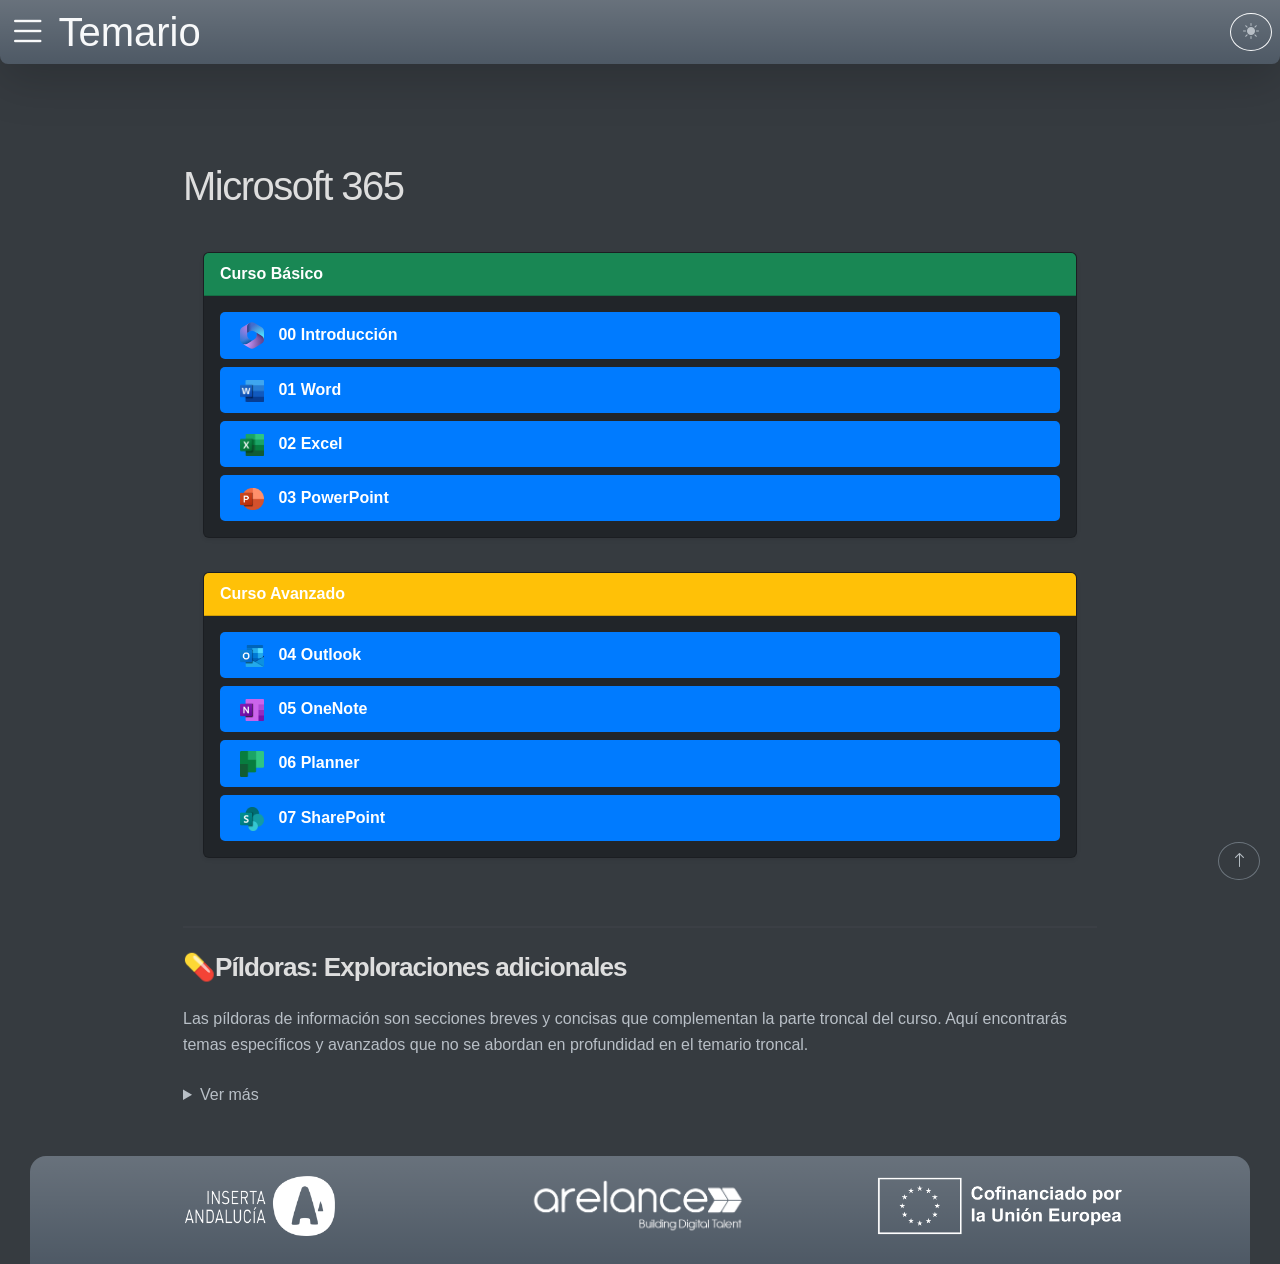
<file: index.html>
<!doctype html>
<html>
<head>
<meta charset='UTF-8'>

<!-- Inicio trozo meta -->
<link href="https://cdn.jsdelivr.net/npm/bootstrap@5.3.3/dist/css/bootstrap.min.css" rel="stylesheet" integrity="sha384-QWTKZyjpPEjISv5WaRU9OFeRpok6YctnYmDr5pNlyT2bRjXh0JMhjY6hW+ALEwIH" crossorigin="anonymous"/>
<link href="https://cdn.jsdelivr.net/npm/bootstrap-icons@1.11.3/font/bootstrap-icons.min.css" rel="stylesheet" />
<link rel="stylesheet" href="css/estilos.css" id="css-base" />
<link rel="icon" type="image/png" sizes="64x64" href="img/assets/favicon.png" />
<meta name="theme-color" content="#4e5965">
<meta name="robots" content="noindex, nofollow">
<meta name="viewport" content="width=device-width, initial-scale=1">
<title>Temario Microsoft 365</title>
<!-- Fin trozo meta -->
</head>


<body class='typora-export os-windows'>
    
     <!-- Inicio Cabecera -->
	<header class="h1 fixed-top rounded-bottom-3 navegacion text-light p-2 text-start shadow-lg bg-gradient d-flex justify-content-between align-items-center">
        <div>
            <a href="#top" class="text-light" title="Índice General"><i class="bi bi-list"></i></a>
            <span>Temario</span>
        </div>
        <button id="tema" class="btn btn-light rounded-circle" onclick="cambiarTema()" title="Cambiar a modo claro">
            <i id="iconoTema" class="bi bi-brightness-high-fill"></i>
        </button>
    </header>
    <div id="top"></div>
    <!-- Fin Cabecera -->
    

    

    <div class='typora-export-content'>

        <div id='write'  class=''>
            <h1 id='formación-java-standard-edition'><span>Microsoft 365</span></h1>
          

            <div class="module-list">

                <div class="card mb-4 shadow-sm bg-dark text-light">
                    <div class="card-header bg-success text-white fw-bold">
                        Curso Básico
                    </div>
                    <div class="card-body d-flex flex-column gap-2">
                        <a href="00-intro.html" class="module-button">
                            <span><img src="img/00 - intro/logo-microsoft-365.svg" alt="logo" />
                            <span class="text-truncate">00 Introducción</span> 
                        </a>
                        <a href="01-word.html" class="module-button">
                            <span><img src="img/01 - word/logo-word.png" alt="logo" />
                            <span class="text-truncate">01 Word</span> 
                        </a>
                        <a href="02-excel.html" class="module-button">
                            <span><img src="img/02 - excel/logo-excel.png" alt="logo" />
                            <span class="text-truncate">02 Excel</span> 
                        </a>
                        <a href="03-powerpoint.html" class="module-button">
                            <span><img src="img/03 - powerpoint/logo-powerpoint.png" alt="logo" />
                            <span class="text-truncate">03 PowerPoint</span>
                        </a>
                    </div>
                </div>

                <div class="card mb-4 shadow-sm bg-dark text-light">
                    <div class="card-header bg-warning text-white fw-bold">
                        Curso Avanzado
                    </div>
                    <div class="card-body d-flex flex-column gap-2">
                        <a href="04-outlook.html" class="module-button">
                            <span><img src="img/04 - outlook/logo-outlook.png"  alt="logo" />
                            <span class="text-truncate">04 Outlook</span>
                        </a>
                        <a href="05-onenote.html" class="module-button">
                            <span><img src="img/05 - onenote/onenote-logo.png" alt="logo" />
                            <span class="text-truncate">05 OneNote</span>
                        </a>
                        <a href="06-planner.html" class="module-button">
                            <span><img src="img/06 - planner/planner-logo.png" alt="logo" />
                            <span class="text-truncate">06 Planner</span>
                        </a>
                        <a href="07-sharepoint.html" class="module-button">
                            <span><img src="img/07 - sharepoint/logo-sharepoint.png" alt="logo" />
                            <span class="text-truncate">07 SharePoint</span>
                        </a>
                    </div>
                </div>

            </div>
            

            <hr>

            <h2 id='píldoras-exploraciones-adicionales'>💊Píldoras: Exploraciones adicionales</h2>
            <p><span>Las píldoras de información son secciones breves y concisas que complementan la parte troncal del curso. Aquí encontrarás temas específicos y avanzados que no se abordan en profundidad en el temario troncal.</span></p>
            
            <details>
                <summary>Ver más</summary>
                <div class="module-list">
                    
                    <a href="teams.html" class="module-button">
                       <span><img src="img/teams/logo-teams.png" alt="logo" />
                       <span class="text-truncate">Microsoft Teams</span>
                    </a>
                    <a href="ia.html" class="module-button">
                        <span><img src="img/ia/logo-copilot.png" alt="logo" />
                        <span class="text-truncate">Inteligencia Artificial</span>
                    </a>
                    

                    <!-- Insertar píldoras aquí abajo -->

                </div>


            </details>
            
        
        </div>
        
        
    </div>


<!-- Inicio HTML añadido -->
<!-- Botón flotante -->
<a href="#top" title="Volver arriba" class="btn btn-secondary btn-floating rounded-circle" >
    <i class="bi bi-arrow-up"></i>
</a>

<!-- Footer -->
<footer class="footer rounded-top-4 bg-gradient mt-5">
    <div class="container text-center">
        <div class="row justify-content-center">
            <div class="col-4 mb-2">
                <a href="#">
                    <img src="img/assets/logo1.png" alt="Logo 1" class="footer-logo img-fluid">
                </a>
            </div>
            <div class="col-4 mb-2">
                <a href="#">
                    <img src="img/assets/logo2.png" alt="Logo 2" class="footer-logo img-fluid">
                </a>
            </div>
            <div class="col-4 mb-2">
                <img src="img/assets/logo3.png" alt="Logo 3" class="footer-logo img-fluid">
            </div>
        </div>
    </div>
</footer>

<!-- Bootstrap JS -->
<script src="https://cdn.jsdelivr.net/npm/bootstrap@5.3.3/dist/js/bootstrap.bundle.min.js" integrity="sha384-YvpcrYf0tY3lHB60NNkmXc5s9fDVZLESaAA55NDzOxhy9GkcIdslK1eN7N6jIeHz" crossorigin="anonymous"></script>
<script src="js/codigo.js" type="text/javascript"></script>
<!-- Fin HTML añadido -->



</body>
</html>
</file>
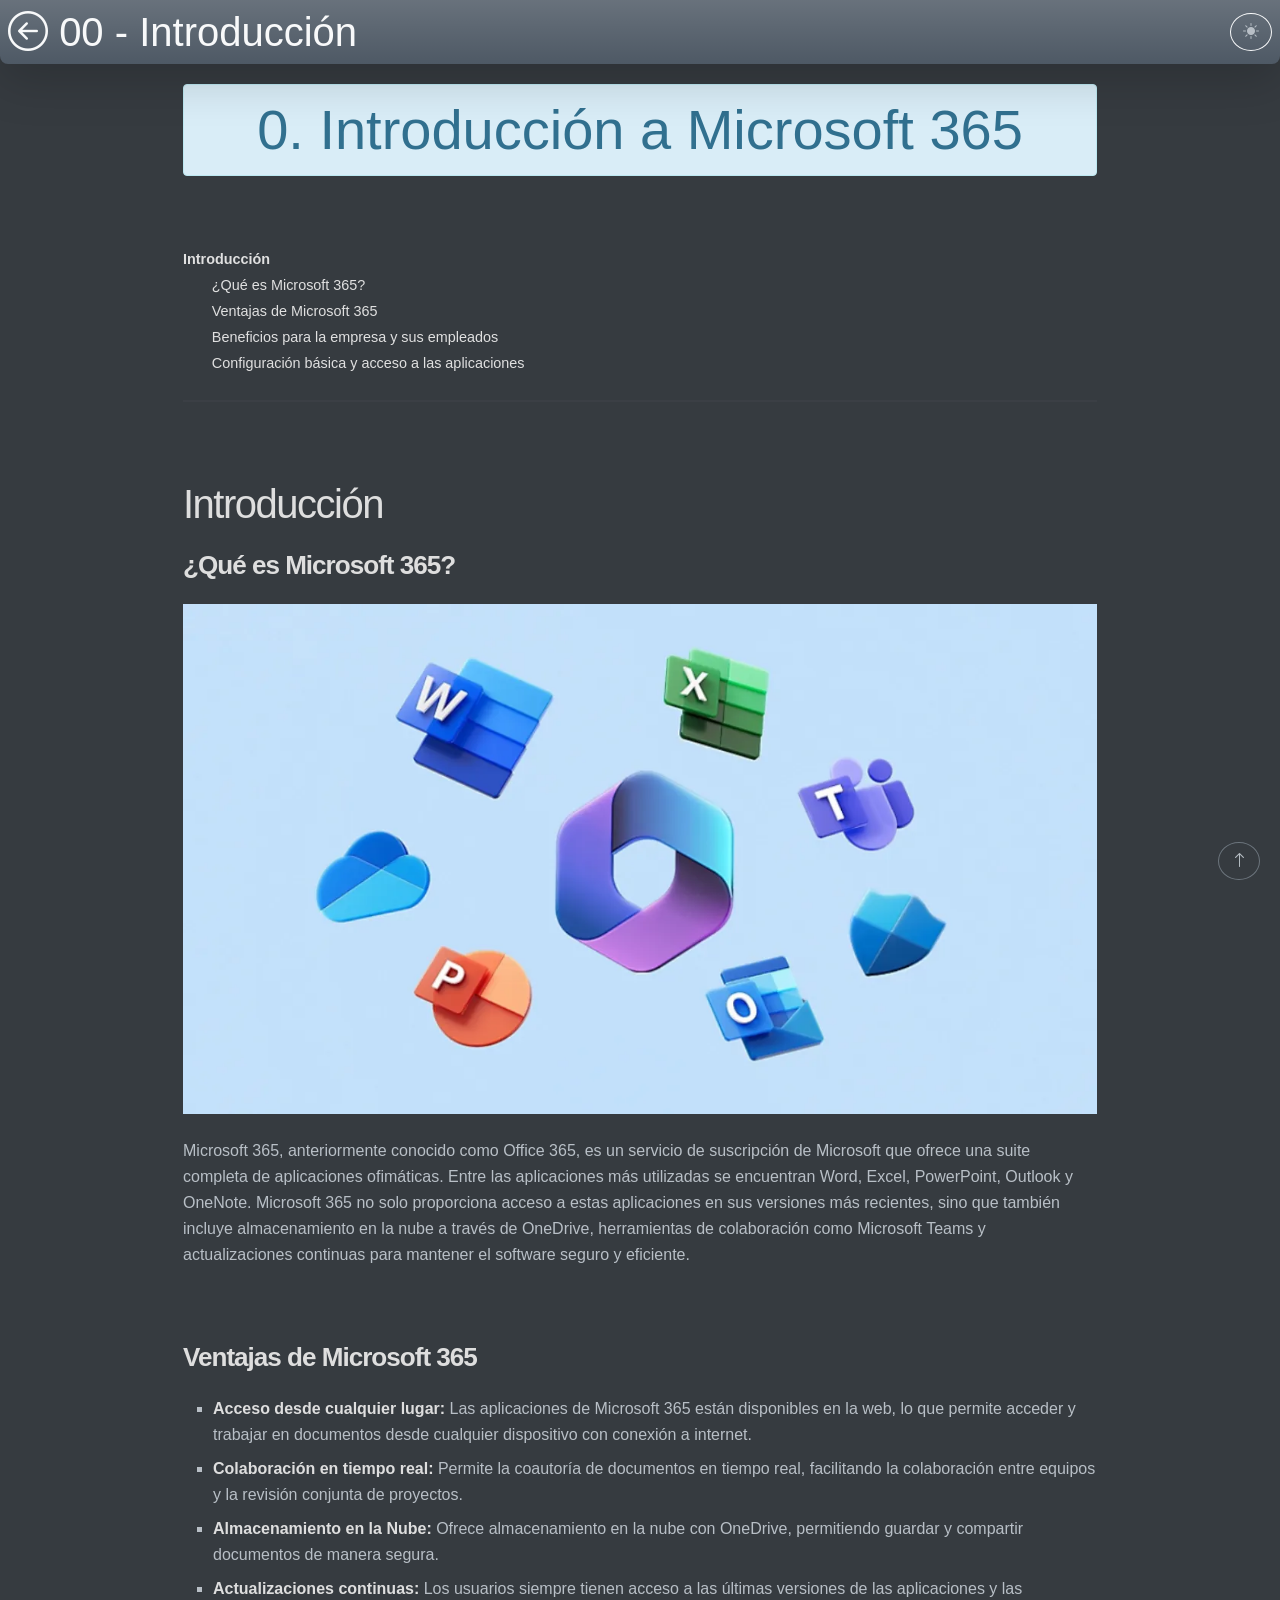
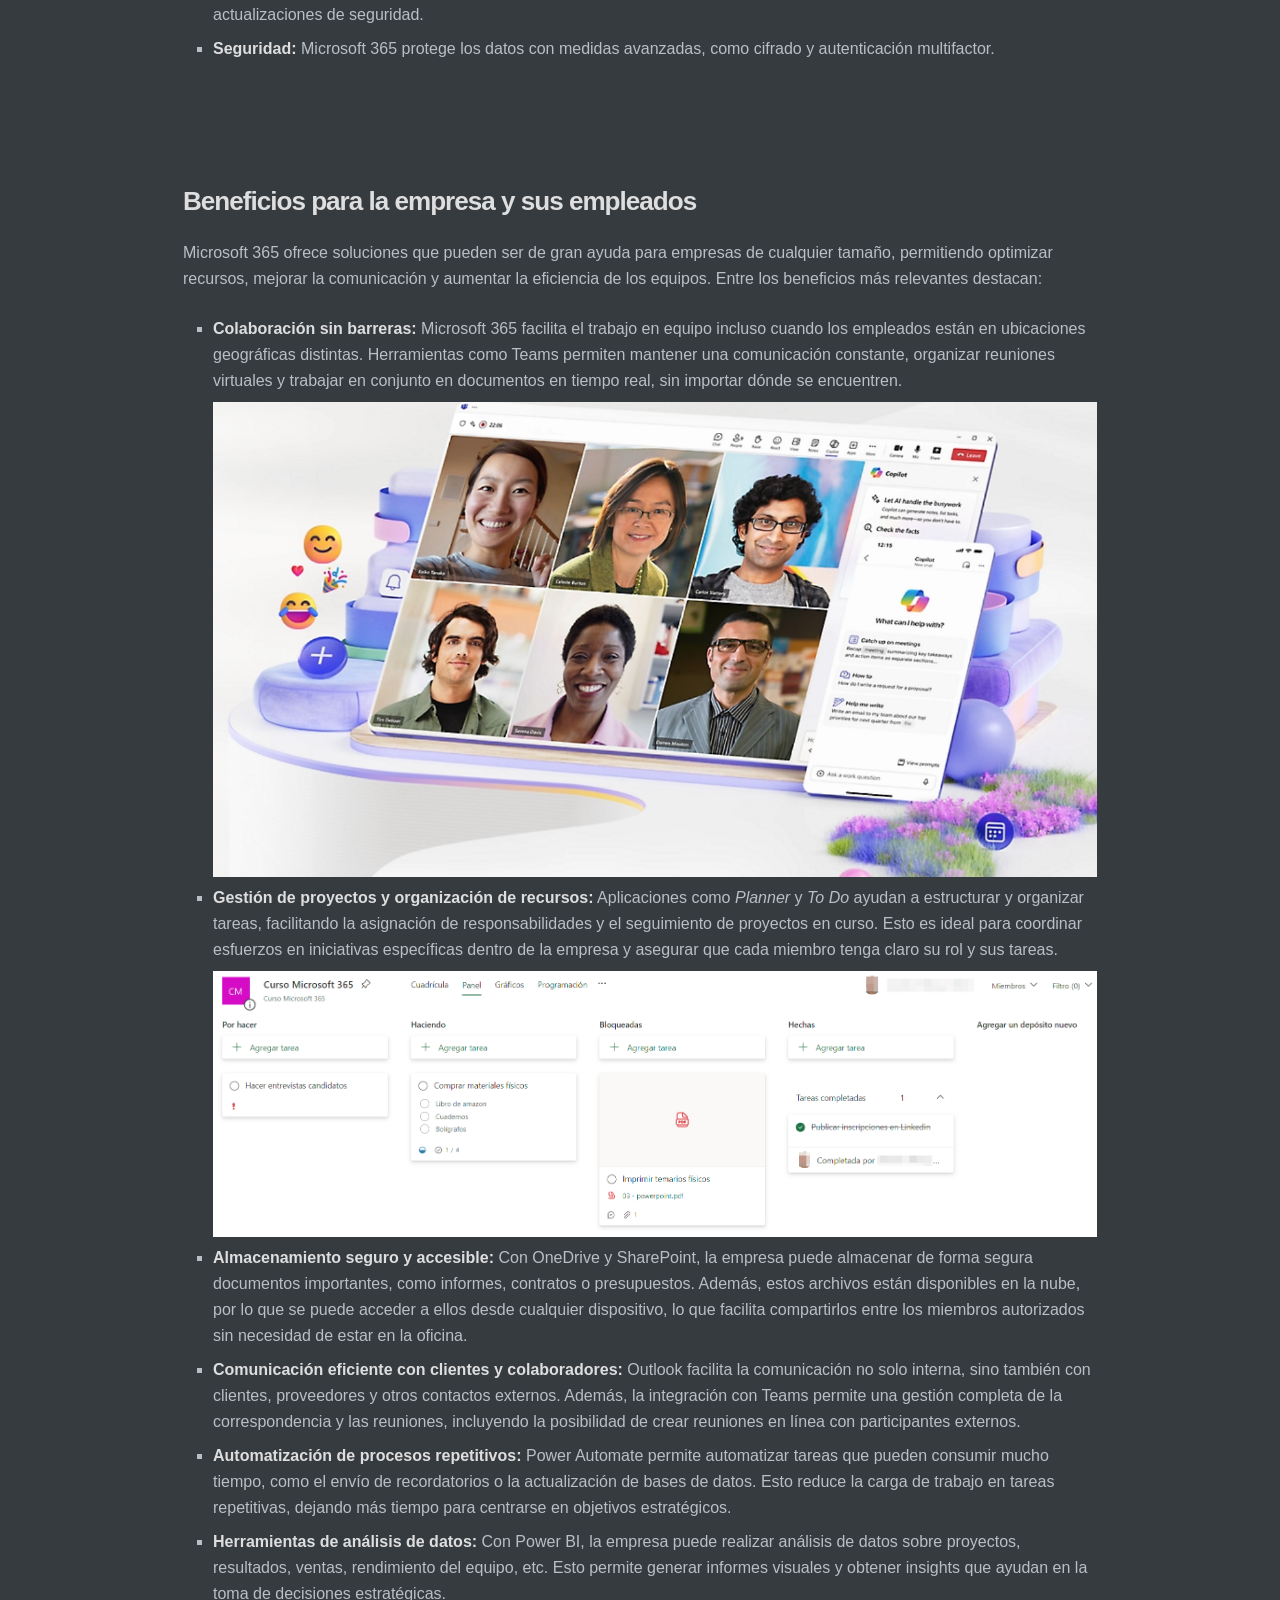
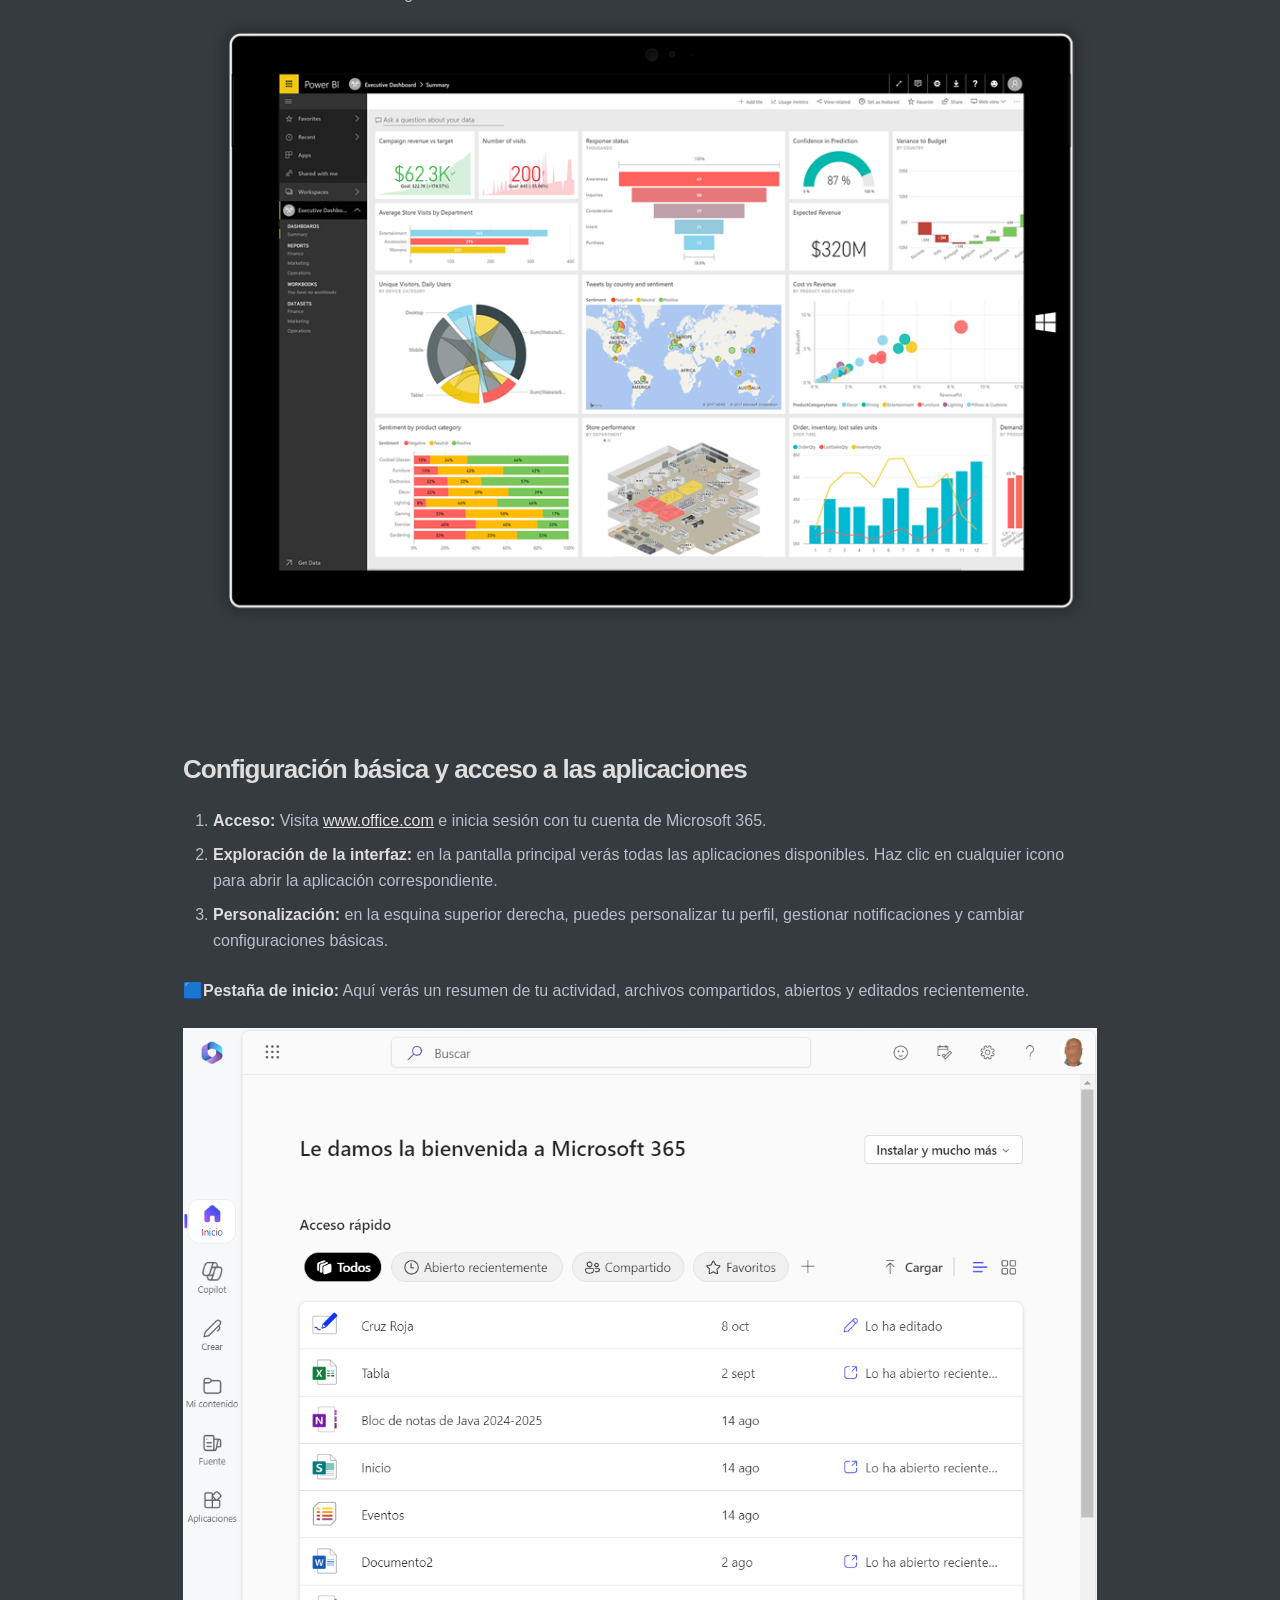
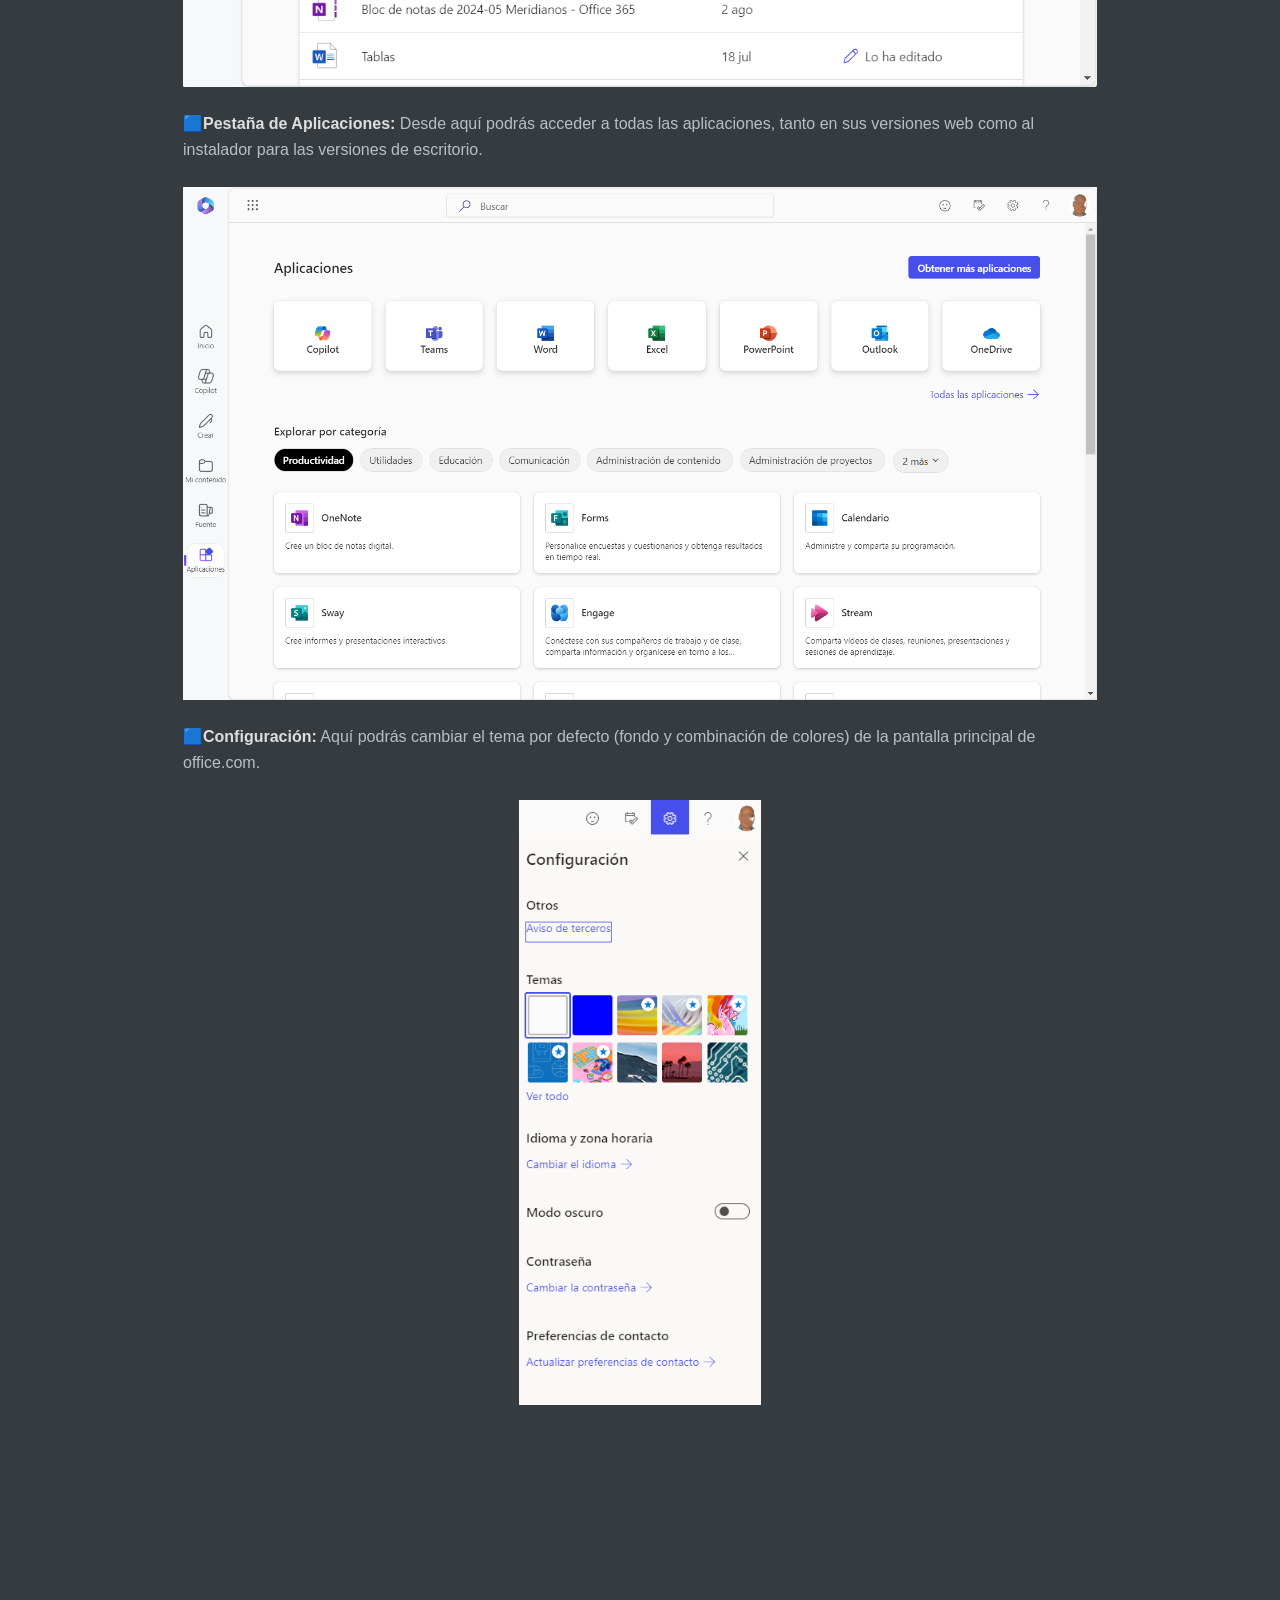
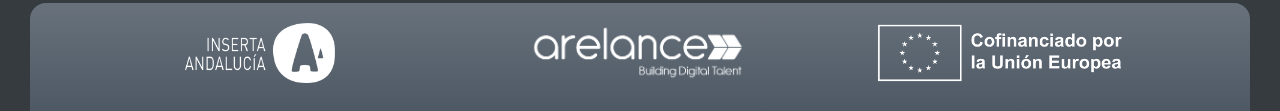
<file: 00-intro.html>
<!doctype html>
<html>
<head>
<meta charset='UTF-8'>

<!-- Inicio trozo meta -->
<link href="https://cdn.jsdelivr.net/npm/bootstrap@5.3.3/dist/css/bootstrap.min.css" rel="stylesheet" integrity="sha384-QWTKZyjpPEjISv5WaRU9OFeRpok6YctnYmDr5pNlyT2bRjXh0JMhjY6hW+ALEwIH" crossorigin="anonymous"/>
<link href="https://cdn.jsdelivr.net/npm/bootstrap-icons@1.11.3/font/bootstrap-icons.min.css" rel="stylesheet" />
<link rel="stylesheet" href="css/estilos.css" id="css-base" />
<link rel="icon" type="image/png" sizes="64x64" href="img/assets/favicon.png" />
<meta name="theme-color" content="#4e5965">
<meta name="robots" content="noindex, nofollow">
<meta name="viewport" content="width=device-width, initial-scale=1">
<title>Temario Microsoft 365</title>
<!-- Fin trozo meta -->
<head>




<body class='typora-export os-windows'>

    <!-- Inicio Cabecera -->
	<header class="h1 fixed-top rounded-bottom-3 navegacion text-light p-2 text-start shadow-lg bg-gradient d-flex justify-content-between align-items-center">
        <div class="text-truncate">
            <a href="index.html" class="text-light" title="Volver al índice general"><i class="bi bi-arrow-left-circle"></i></a>
            <span>00 - Introducción</span>
        </div>
        <button id="tema" class="btn btn-light rounded-circle" onclick="cambiarTema()" title="Cambiar a modo claro">
            <i id="iconoTema" class="bi bi-brightness-high-fill"></i>
        </button>
    </header>
    <div id="top"></div>
    <!-- Fin Cabecera -->

    
    <div class='typora-export-content'>
<div id='write'  class=''><div style="padding: 2rem; margin-bottom: 20px; border: 1px solid transparent; border-radius: 4px; background-color: #d9edf7; border-color: #bce8f1; color: #31708f; text-align: center; font-size: 3.5rem">
  0. Introducción a Microsoft 365
</div><p>&nbsp;</p><div class='md-toc' mdtype='toc'><p class="md-toc-content" role="list"><span role="listitem" class="md-toc-item md-toc-h1" data-ref="n7"><a class="md-toc-inner" href="#introducción">Introducción</a></span><span role="listitem" class="md-toc-item md-toc-h2" data-ref="n8"><a class="md-toc-inner" href="#qué-es-microsoft-365">¿Qué es Microsoft 365?</a></span><span role="listitem" class="md-toc-item md-toc-h2" data-ref="n12"><a class="md-toc-inner" href="#ventajas-de-microsoft-365">Ventajas de Microsoft 365</a></span><span role="listitem" class="md-toc-item md-toc-h2" data-ref="n27"><a class="md-toc-inner" href="#beneficios-para-la-empresa-y-sus-empleados">Beneficios para la empresa y sus empleados</a></span><span role="listitem" class="md-toc-item md-toc-h2" data-ref="n47"><a class="md-toc-inner" href="#configuración-básica-y-acceso-a-las-aplicaciones">Configuración básica y acceso a las aplicaciones</a></span></p></div><hr /><h1 id='introducción'><span>Introducción</span></h1><h2 id='qué-es-microsoft-365'><span>¿Qué es Microsoft 365?</span></h2><p><img src="img/00 - intro/microsoft-365-1200x670.webp" referrerpolicy="no-referrer" alt="nuevo logo de Microsoft 365"></p><p><span>Microsoft 365, anteriormente conocido como Office 365, es un servicio de suscripción de Microsoft que ofrece una suite completa de aplicaciones ofimáticas. Entre las aplicaciones más utilizadas se encuentran Word, Excel, PowerPoint, Outlook y OneNote. Microsoft 365 no solo proporciona acceso a estas aplicaciones en sus versiones más recientes, sino que también incluye almacenamiento en la nube a través de OneDrive, herramientas de colaboración como Microsoft Teams y actualizaciones continuas para mantener el software seguro y eficiente.</span></p><p>&nbsp;</p><h2 id='ventajas-de-microsoft-365'><span>Ventajas de Microsoft 365</span></h2><ul><li><p><strong><span>Acceso desde cualquier lugar:</span></strong><span> Las aplicaciones de Microsoft 365 están disponibles en la web, lo que permite acceder y trabajar en documentos desde cualquier dispositivo con conexión a internet.</span></p></li><li><p><strong><span>Colaboración en tiempo real:</span></strong><span> Permite la coautoría de documentos en tiempo real, facilitando la colaboración entre equipos y la revisión conjunta de proyectos.</span></p></li><li><p><strong><span>Almacenamiento en la Nube:</span></strong><span> Ofrece almacenamiento en la nube con OneDrive, permitiendo guardar y compartir documentos de manera segura.</span></p></li><li><p><strong><span>Actualizaciones continuas:</span></strong><span> Los usuarios siempre tienen acceso a las últimas versiones de las aplicaciones y las actualizaciones de seguridad.</span></p></li><li><p><strong><span>Seguridad:</span></strong><span> Microsoft 365 protege los datos con medidas avanzadas, como cifrado y autenticación multifactor.</span></p></li></ul><p>&nbsp;</p><p>&nbsp;</p><h2 id='beneficios-para-la-empresa-y-sus-empleados'><span>Beneficios para la empresa y sus empleados</span></h2><p><span>Microsoft 365 ofrece soluciones que pueden ser de gran ayuda para empresas de cualquier tamaño, permitiendo optimizar recursos, mejorar la comunicación y aumentar la eficiencia de los equipos. Entre los beneficios más relevantes destacan:</span></p><ul><li><p><strong><span>Colaboración sin barreras:</span></strong><span> Microsoft 365 facilita el trabajo en equipo incluso cuando los empleados están en ubicaciones geográficas distintas. Herramientas como Teams permiten mantener una comunicación constante, organizar reuniones virtuales y trabajar en conjunto en documentos en tiempo real, sin importar dónde se encuentren.</span></p><p><img src="img/00 - intro/image-20241107200608853.png" referrerpolicy="no-referrer" alt="image-20241107200608853"></p></li><li><p><strong><span>Gestión de proyectos y organización de recursos:</span></strong><span> Aplicaciones como </span><em><span>Planner</span></em><span> y </span><em><span>To Do</span></em><span> ayudan a estructurar y organizar tareas, facilitando la asignación de responsabilidades y el seguimiento de proyectos en curso. Esto es ideal para coordinar esfuerzos en iniciativas específicas dentro de la empresa y asegurar que cada miembro tenga claro su rol y sus tareas.</span></p><p><img src="img/00 - intro/image-20240807140214914.png" referrerpolicy="no-referrer" alt="image-20240807140214914"></p></li><li><p><strong><span>Almacenamiento seguro y accesible:</span></strong><span> Con OneDrive y SharePoint, la empresa puede almacenar de forma segura documentos importantes, como informes, contratos o presupuestos. Además, estos archivos están disponibles en la nube, por lo que se puede acceder a ellos desde cualquier dispositivo, lo que facilita compartirlos entre los miembros autorizados sin necesidad de estar en la oficina.</span></p></li><li><p><strong><span>Comunicación eficiente con clientes y colaboradores:</span></strong><span> Outlook facilita la comunicación no solo interna, sino también con clientes, proveedores y otros contactos externos. Además, la integración con Teams permite una gestión completa de la correspondencia y las reuniones, incluyendo la posibilidad de crear reuniones en línea con participantes externos.</span></p></li><li><p><strong><span>Automatización de procesos repetitivos:</span></strong><span> Power Automate permite automatizar tareas que pueden consumir mucho tiempo, como el envío de recordatorios o la actualización de bases de datos. Esto reduce la carga de trabajo en tareas repetitivas, dejando más tiempo para centrarse en objetivos estratégicos.</span></p></li><li><p><strong><span>Herramientas de análisis de datos:</span></strong><span> Con Power BI, la empresa puede realizar análisis de datos sobre proyectos, resultados, ventas, rendimiento del equipo, etc. Esto permite generar informes visuales y obtener insights que ayudan en la toma de decisiones estratégicas.</span></p><p><img src="img/00 - intro/dashboard-mockup.png" referrerpolicy="no-referrer" alt="Power BI Dashboard"></p></li></ul><p>&nbsp;</p><p>&nbsp;</p><h2 id='configuración-básica-y-acceso-a-las-aplicaciones'><span>Configuración básica y acceso a las aplicaciones</span></h2><ol start='' ><li><p><strong><span>Acceso:</span></strong><span> Visita </span><a href='https://www.office.com'><span>www.office.com</span></a><span> e inicia sesión con tu cuenta de Microsoft 365.</span></p></li><li><p><strong><span>Exploración de la interfaz:</span></strong><span> en la pantalla principal verás todas las aplicaciones disponibles. Haz clic en cualquier icono para abrir la aplicación correspondiente.</span></p></li><li><p><strong><span>Personalización:</span></strong><span> en la esquina superior derecha, puedes personalizar tu perfil, gestionar notificaciones y cambiar configuraciones básicas.</span></p></li></ol><p><span>🟦</span><strong><span>Pestaña de inicio:</span></strong><span> Aquí verás un resumen de tu actividad, archivos compartidos, abiertos y editados recientemente.</span></p><p><img src="img/00 - intro/image-20241107201228045.png" referrerpolicy="no-referrer" alt="image-20241107201228045"></p><p><span>🟦</span><strong><span>Pestaña de Aplicaciones:</span></strong><span> Desde aquí podrás acceder a todas las aplicaciones, tanto en sus versiones web como al instalador para las versiones de escritorio.</span></p><p><img src="img/00 - intro/image-20241107201443321.png" referrerpolicy="no-referrer" alt="image-20241107201443321"></p><p><span>🟦</span><strong><span>Configuración:</span></strong><span> Aquí podrás cambiar el tema por defecto (fondo y combinación de colores) de la pantalla principal de office.com.</span></p><p><img src="img/00 - intro/image-20241107204347433.png" alt="image-20241107204347433" style="zoom:80%;" /></p><p>&nbsp;</p><p>&nbsp;</p><p>&nbsp;</p></div></div>








    <!-- Inicio HTML añadido -->
<!-- Botón flotante -->
<a href="#top" title="Volver arriba" class="btn btn-secondary btn-floating rounded-circle" >
    <i class="bi bi-arrow-up"></i>
</a>

<!-- Footer -->
<footer class="footer rounded-top-4 bg-gradient mt-5">
    <div class="container text-center">
        <div class="row justify-content-center">
            <div class="col-4 mb-2">
                <a href="#">
                    <img src="img/assets/logo1.png" alt="Logo 1" class="footer-logo img-fluid">
                </a>
            </div>
            <div class="col-4 mb-2">
                <a href="#">
                    <img src="img/assets/logo2.png" alt="Logo 2" class="footer-logo img-fluid">
                </a>
            </div>
            <div class="col-4 mb-2">
                <img src="img/assets/logo3.png" alt="Logo 3" class="footer-logo img-fluid">
            </div>
        </div>
    </div>
</footer>

<!-- Bootstrap JS -->
<script src="https://cdn.jsdelivr.net/npm/bootstrap@5.3.3/dist/js/bootstrap.bundle.min.js" integrity="sha384-YvpcrYf0tY3lHB60NNkmXc5s9fDVZLESaAA55NDzOxhy9GkcIdslK1eN7N6jIeHz" crossorigin="anonymous"></script>
<script src="js/codigo.js" type="text/javascript"></script>
<!-- Fin HTML añadido -->



</body>

</html>
</file>
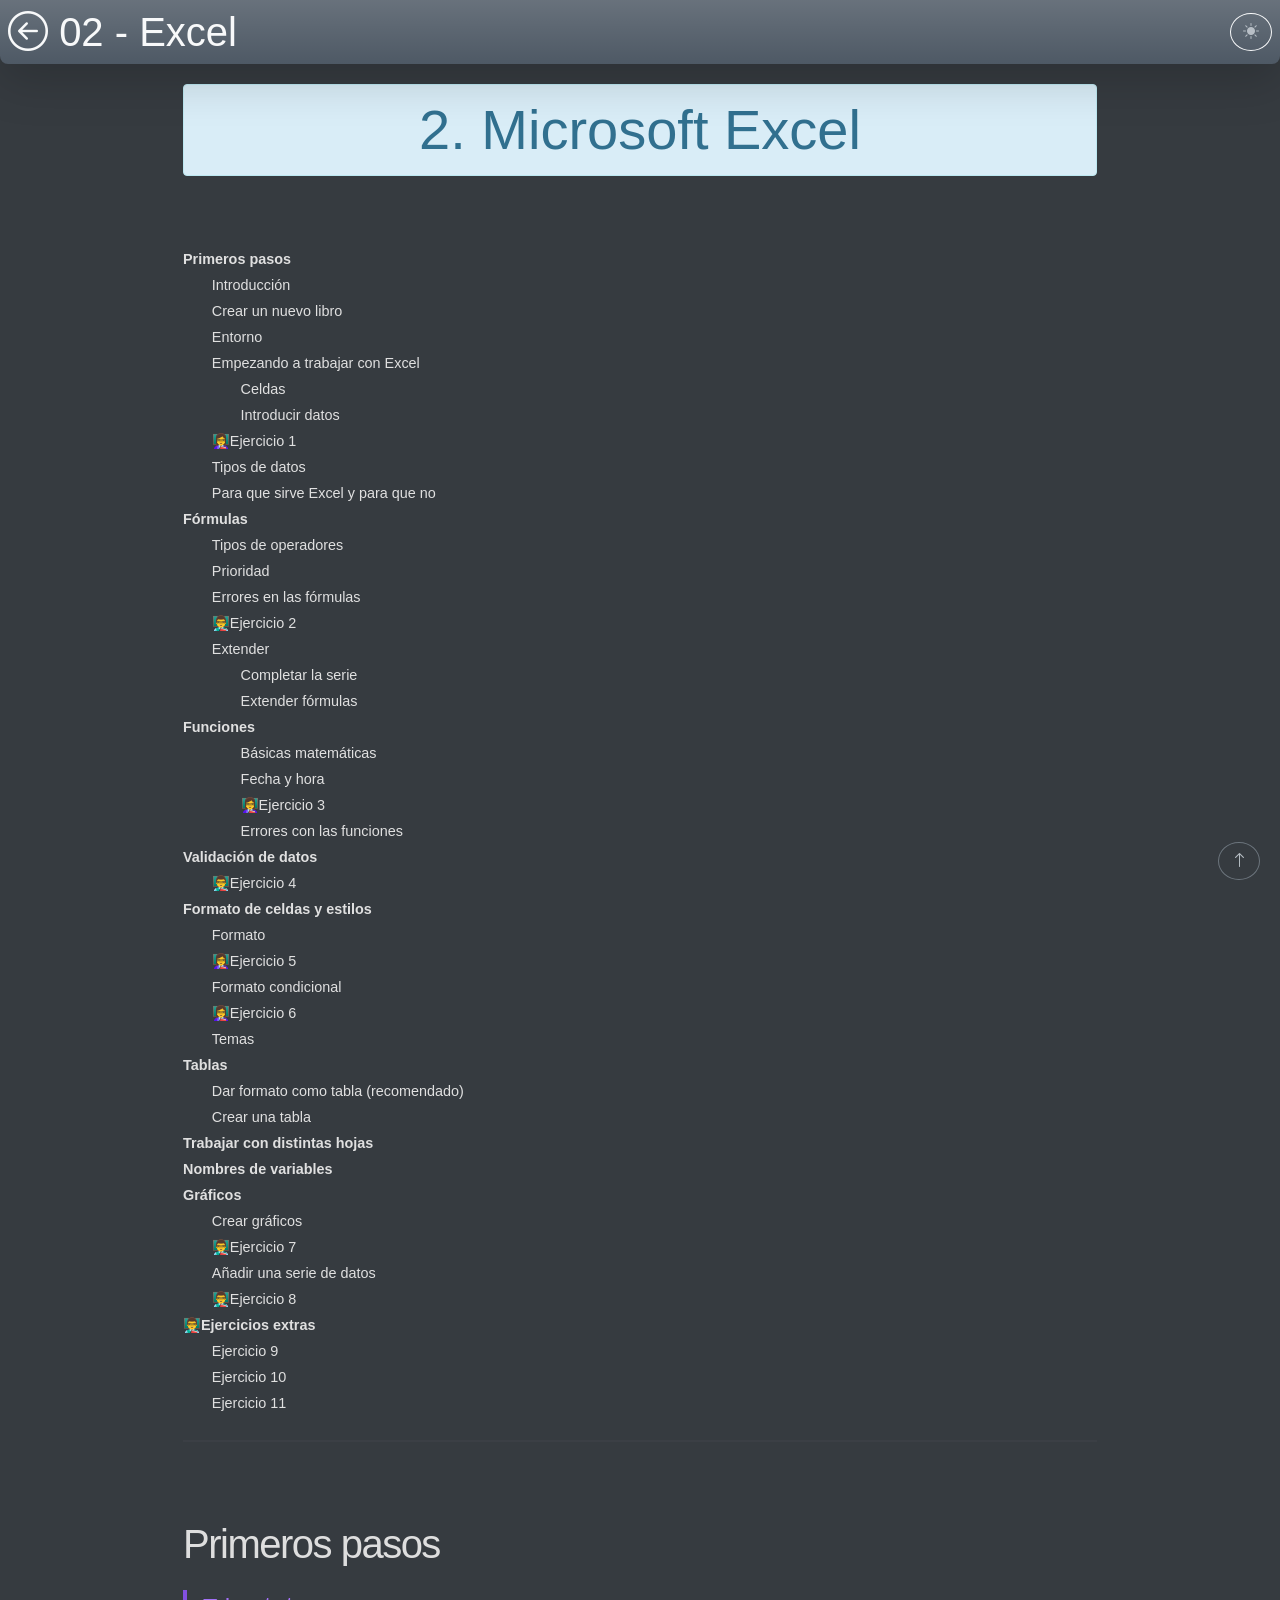
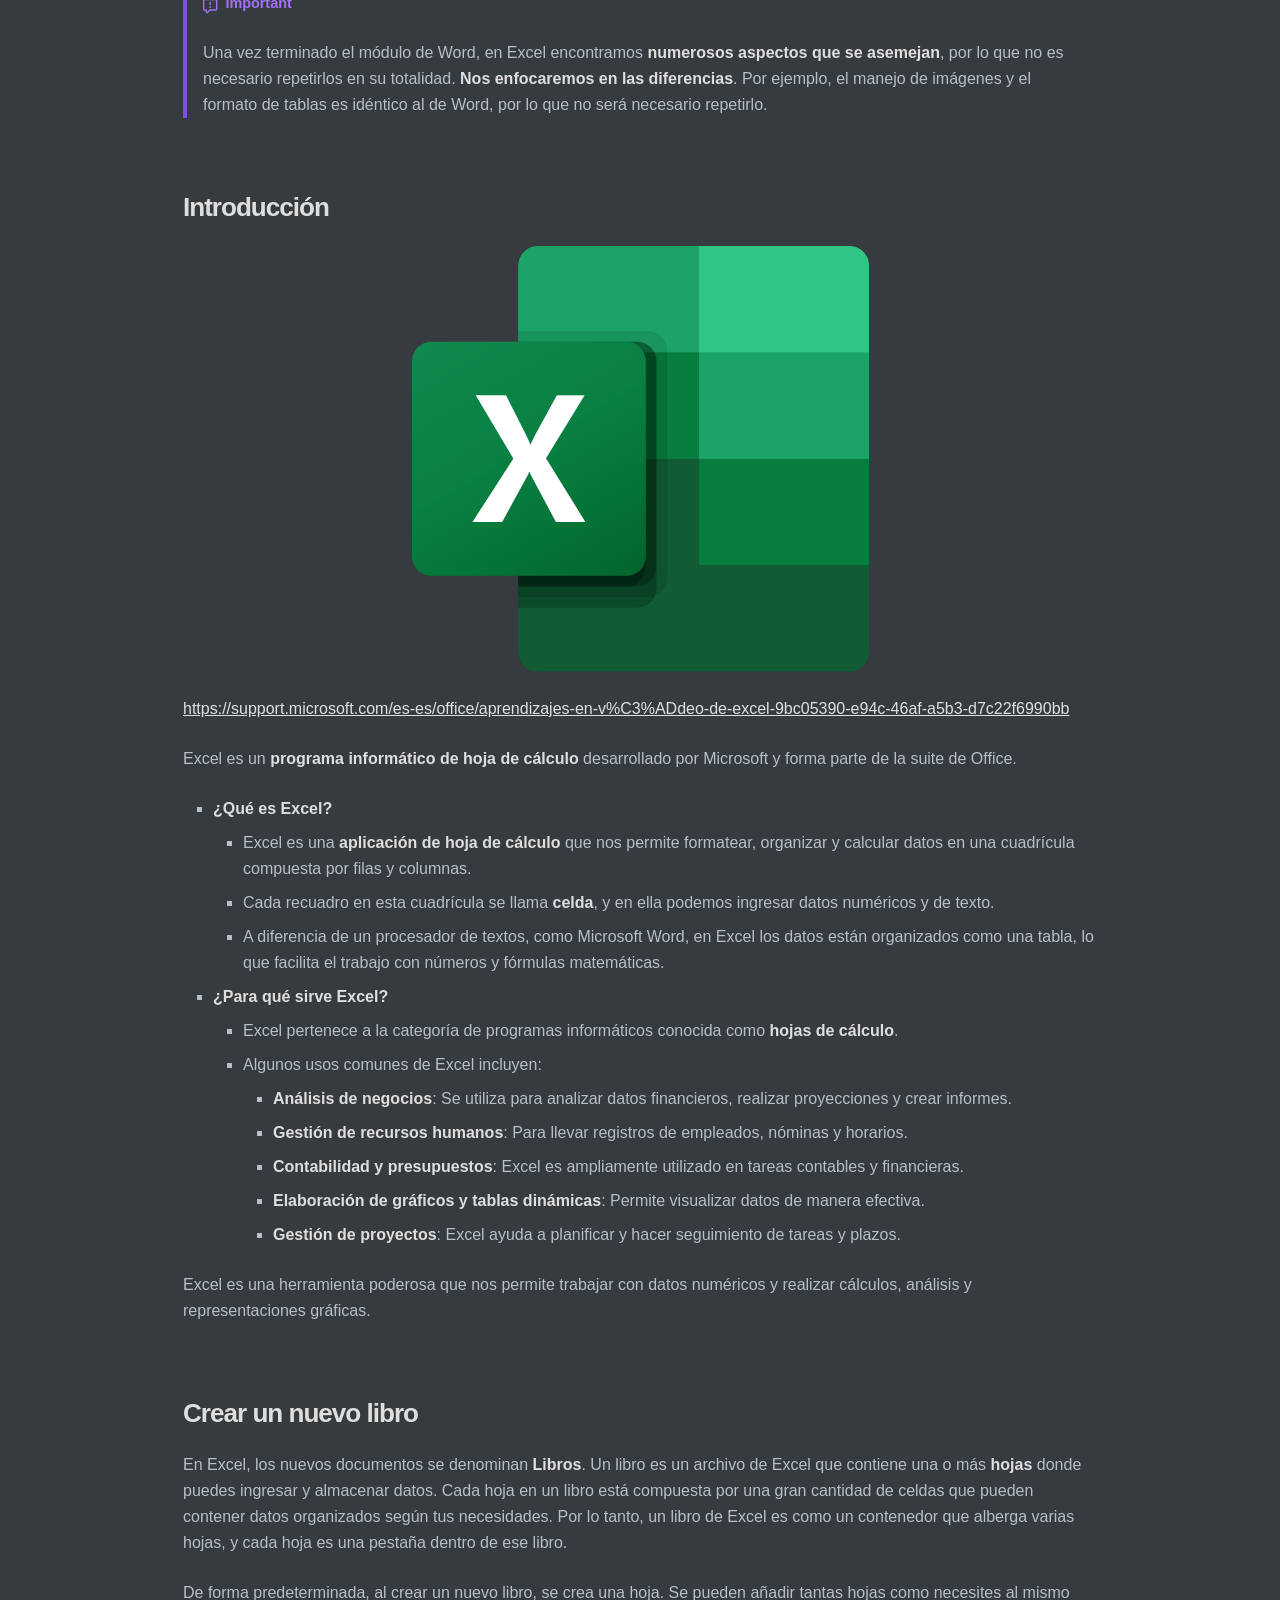
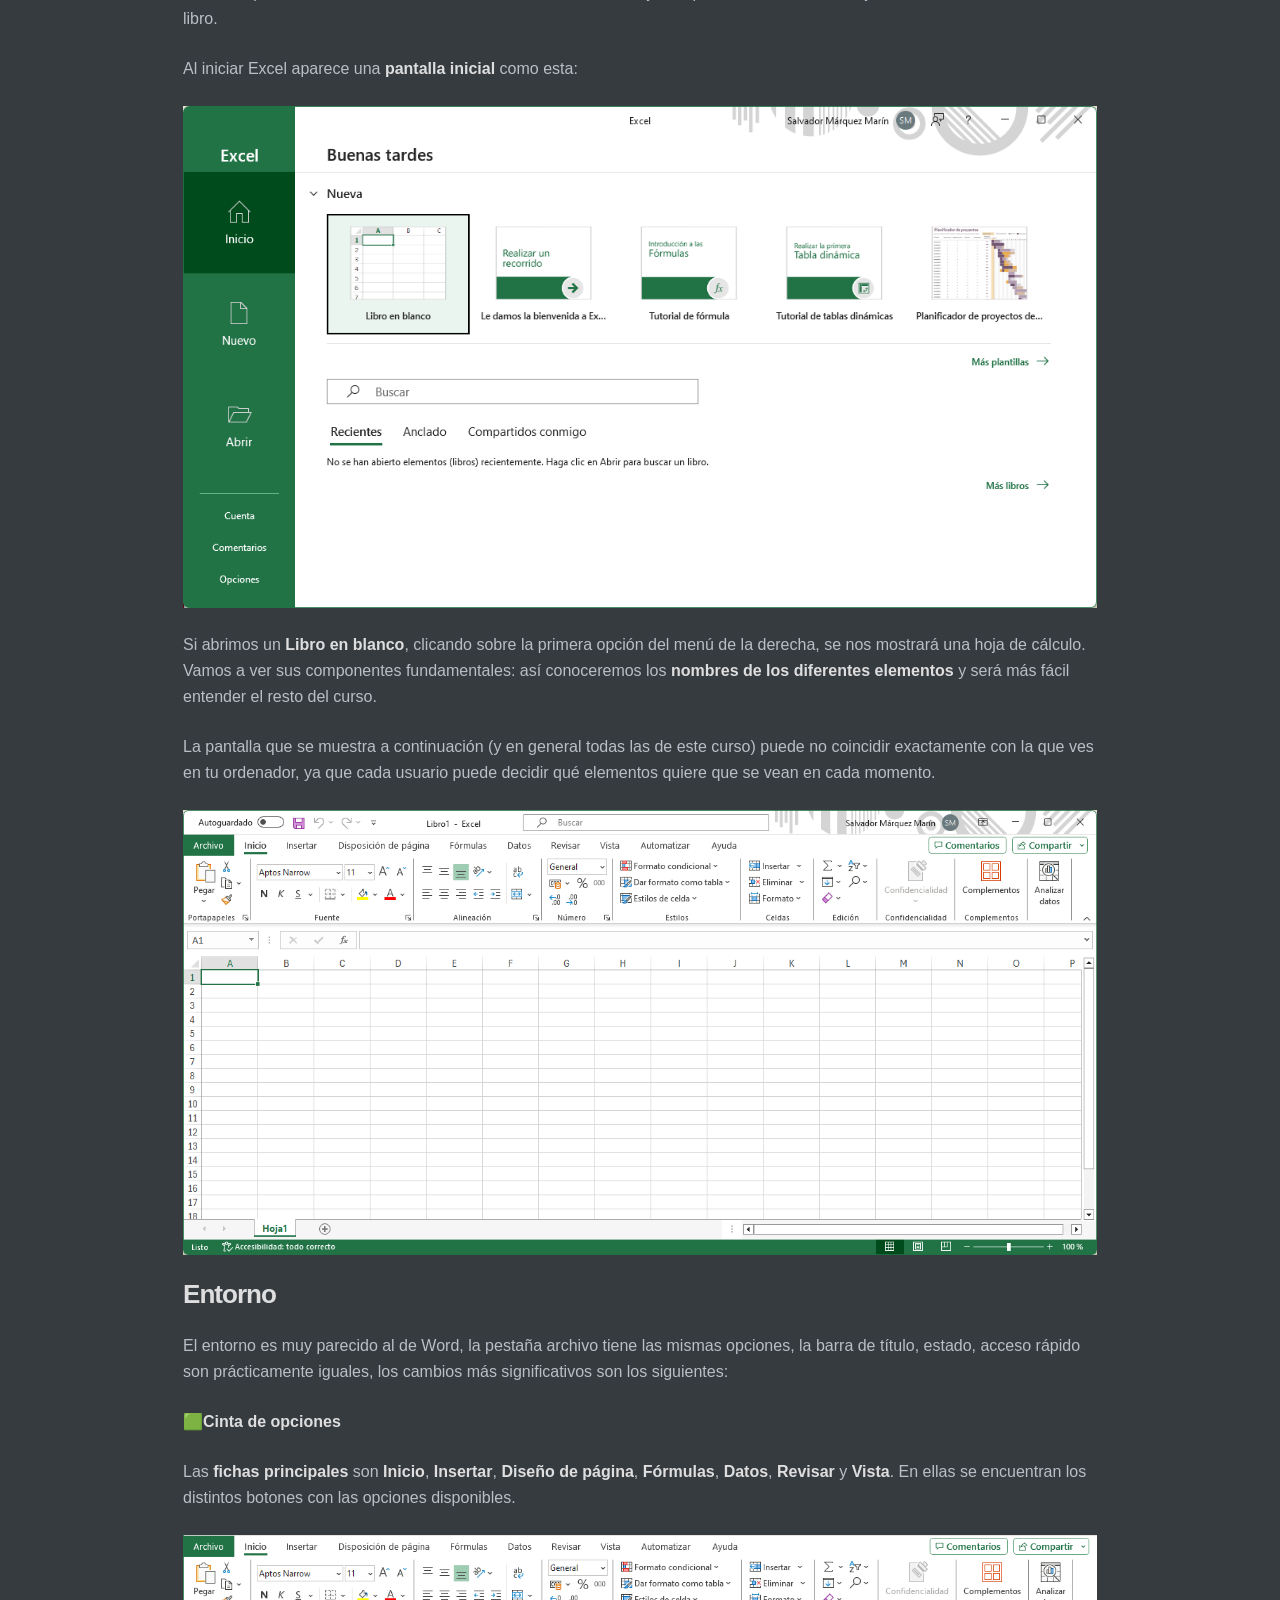
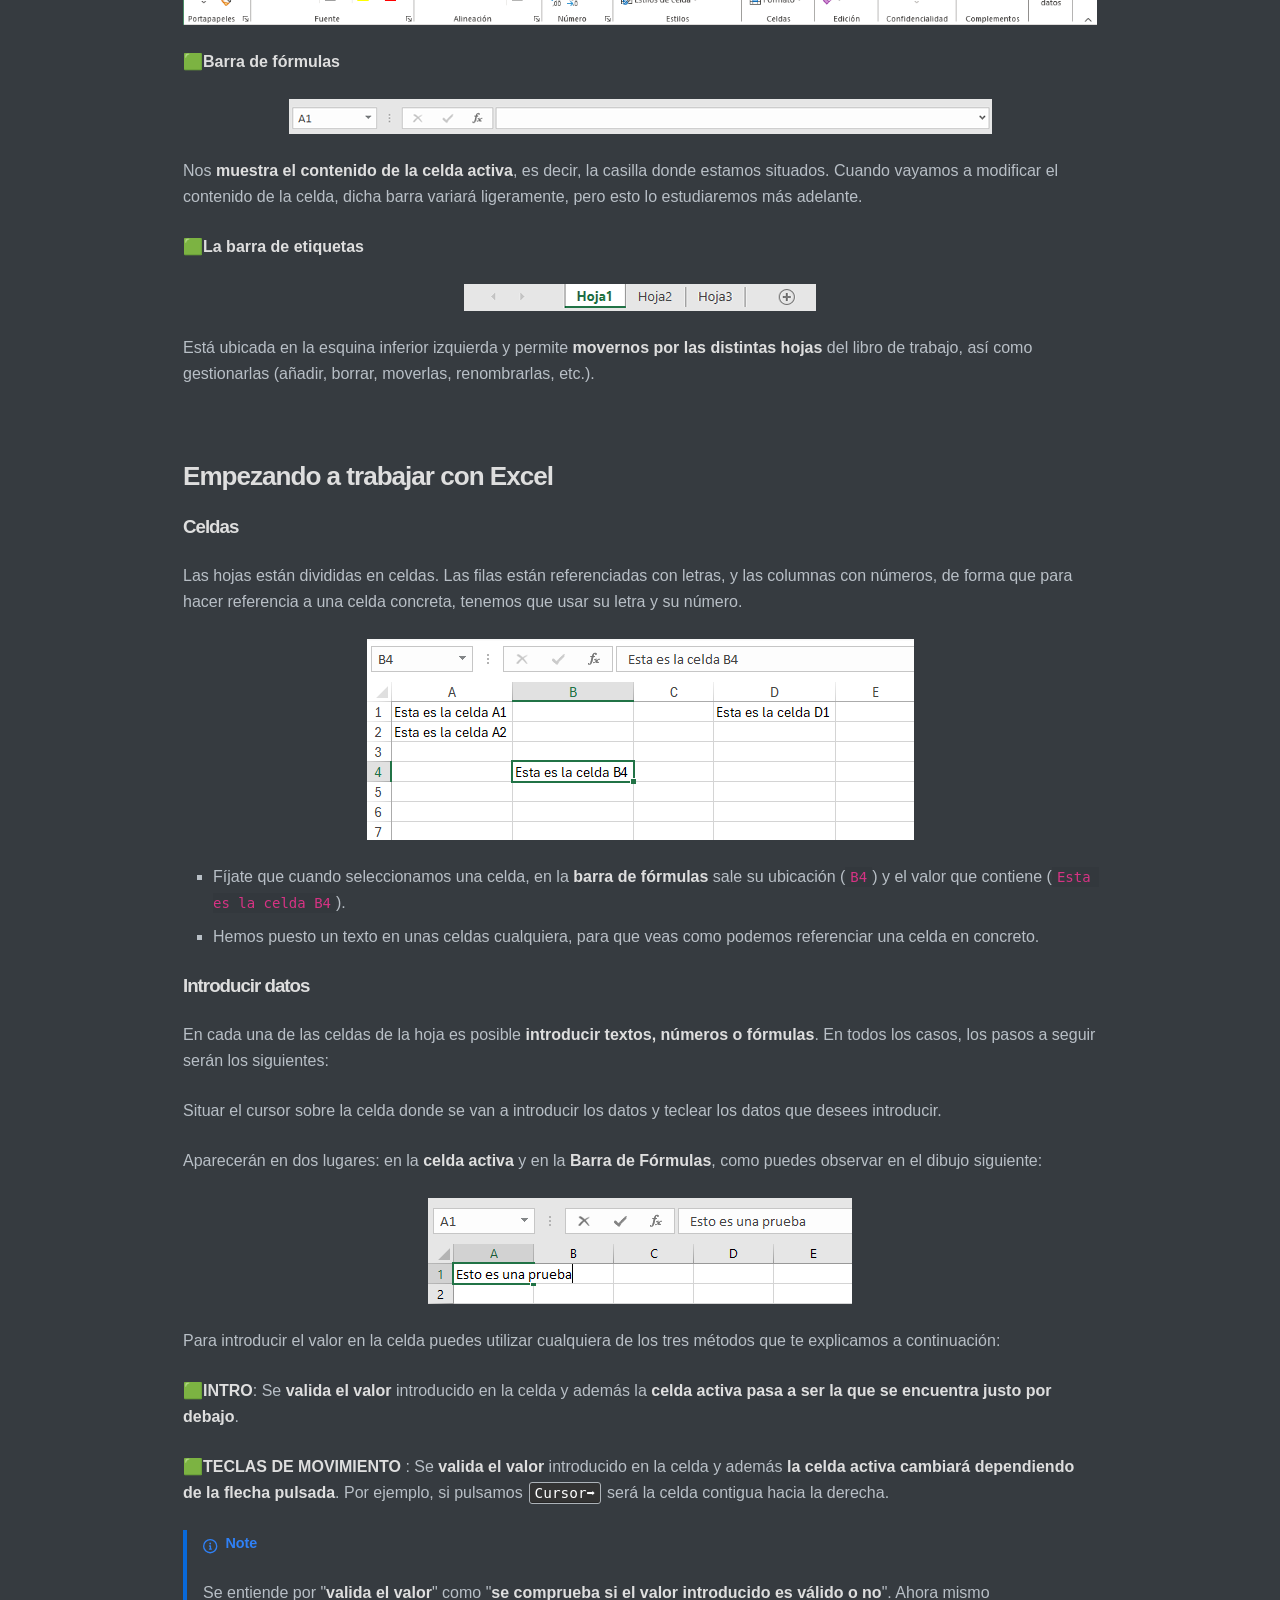
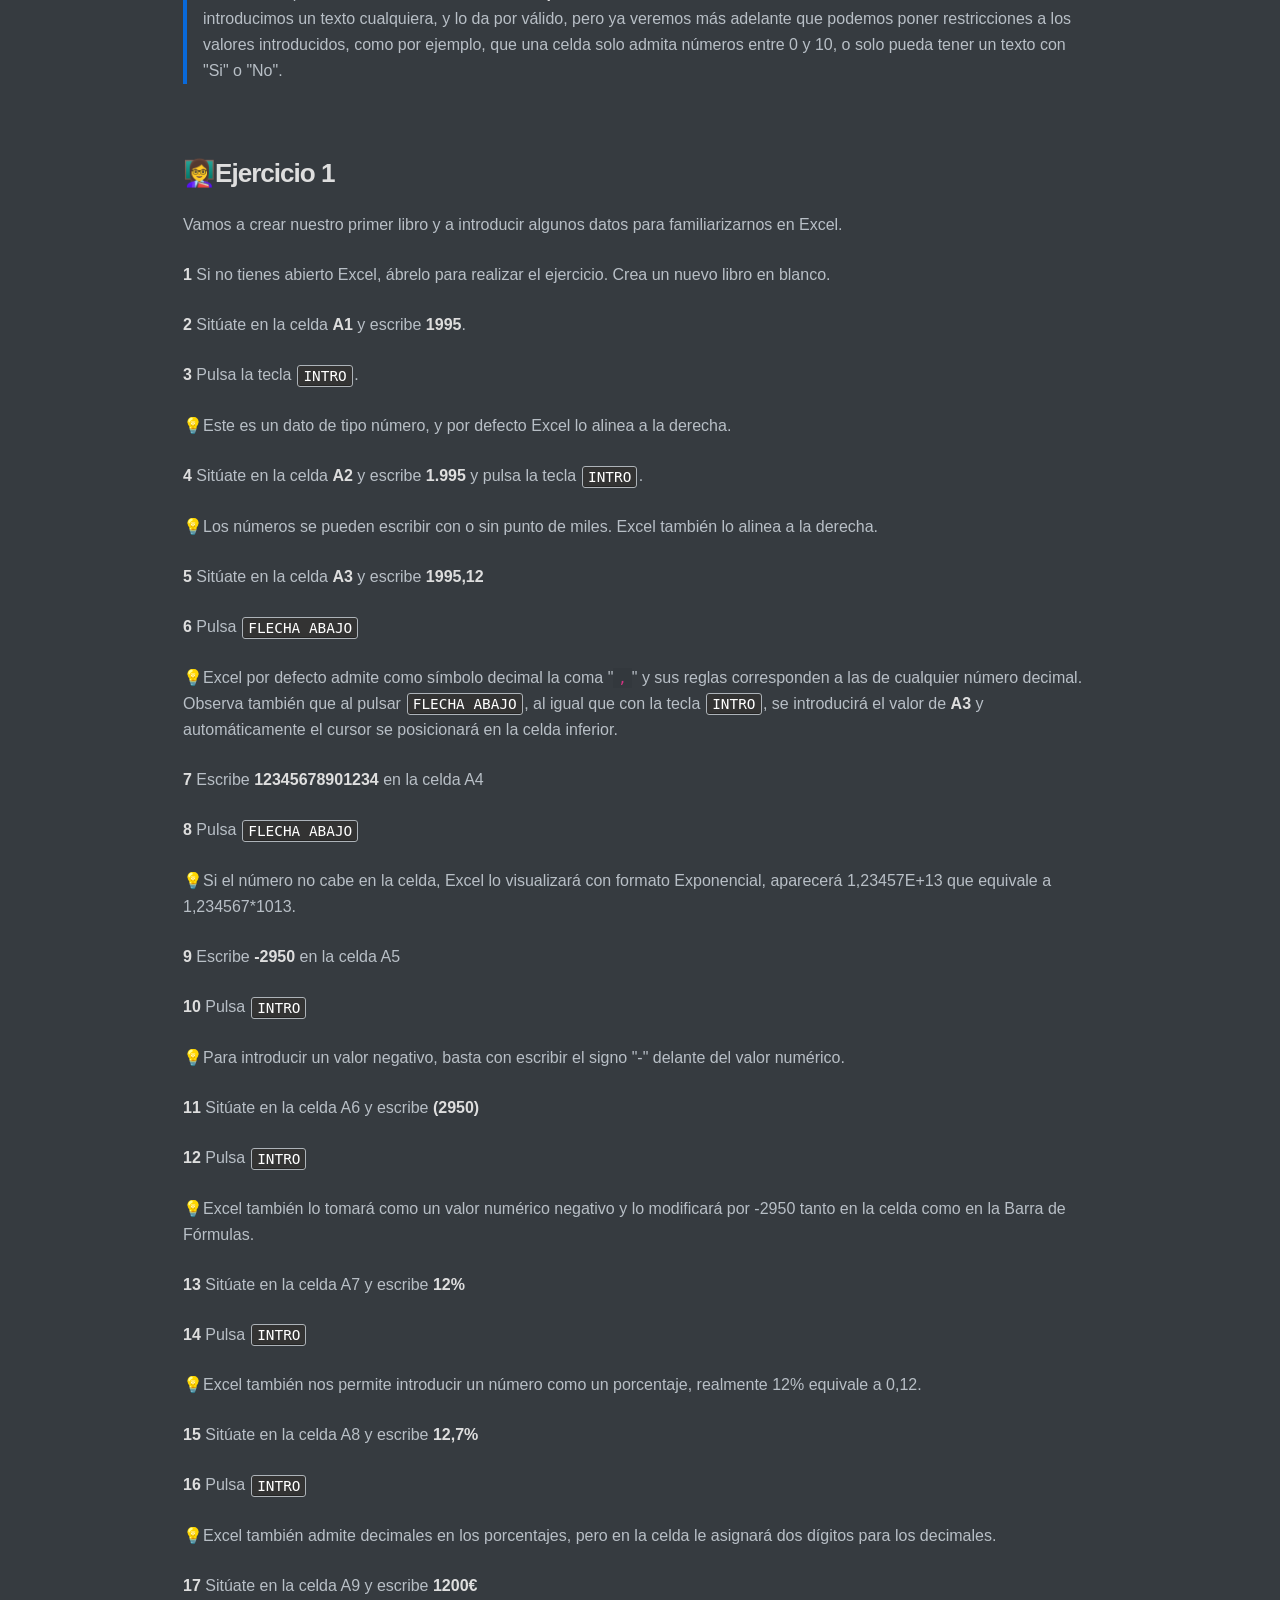
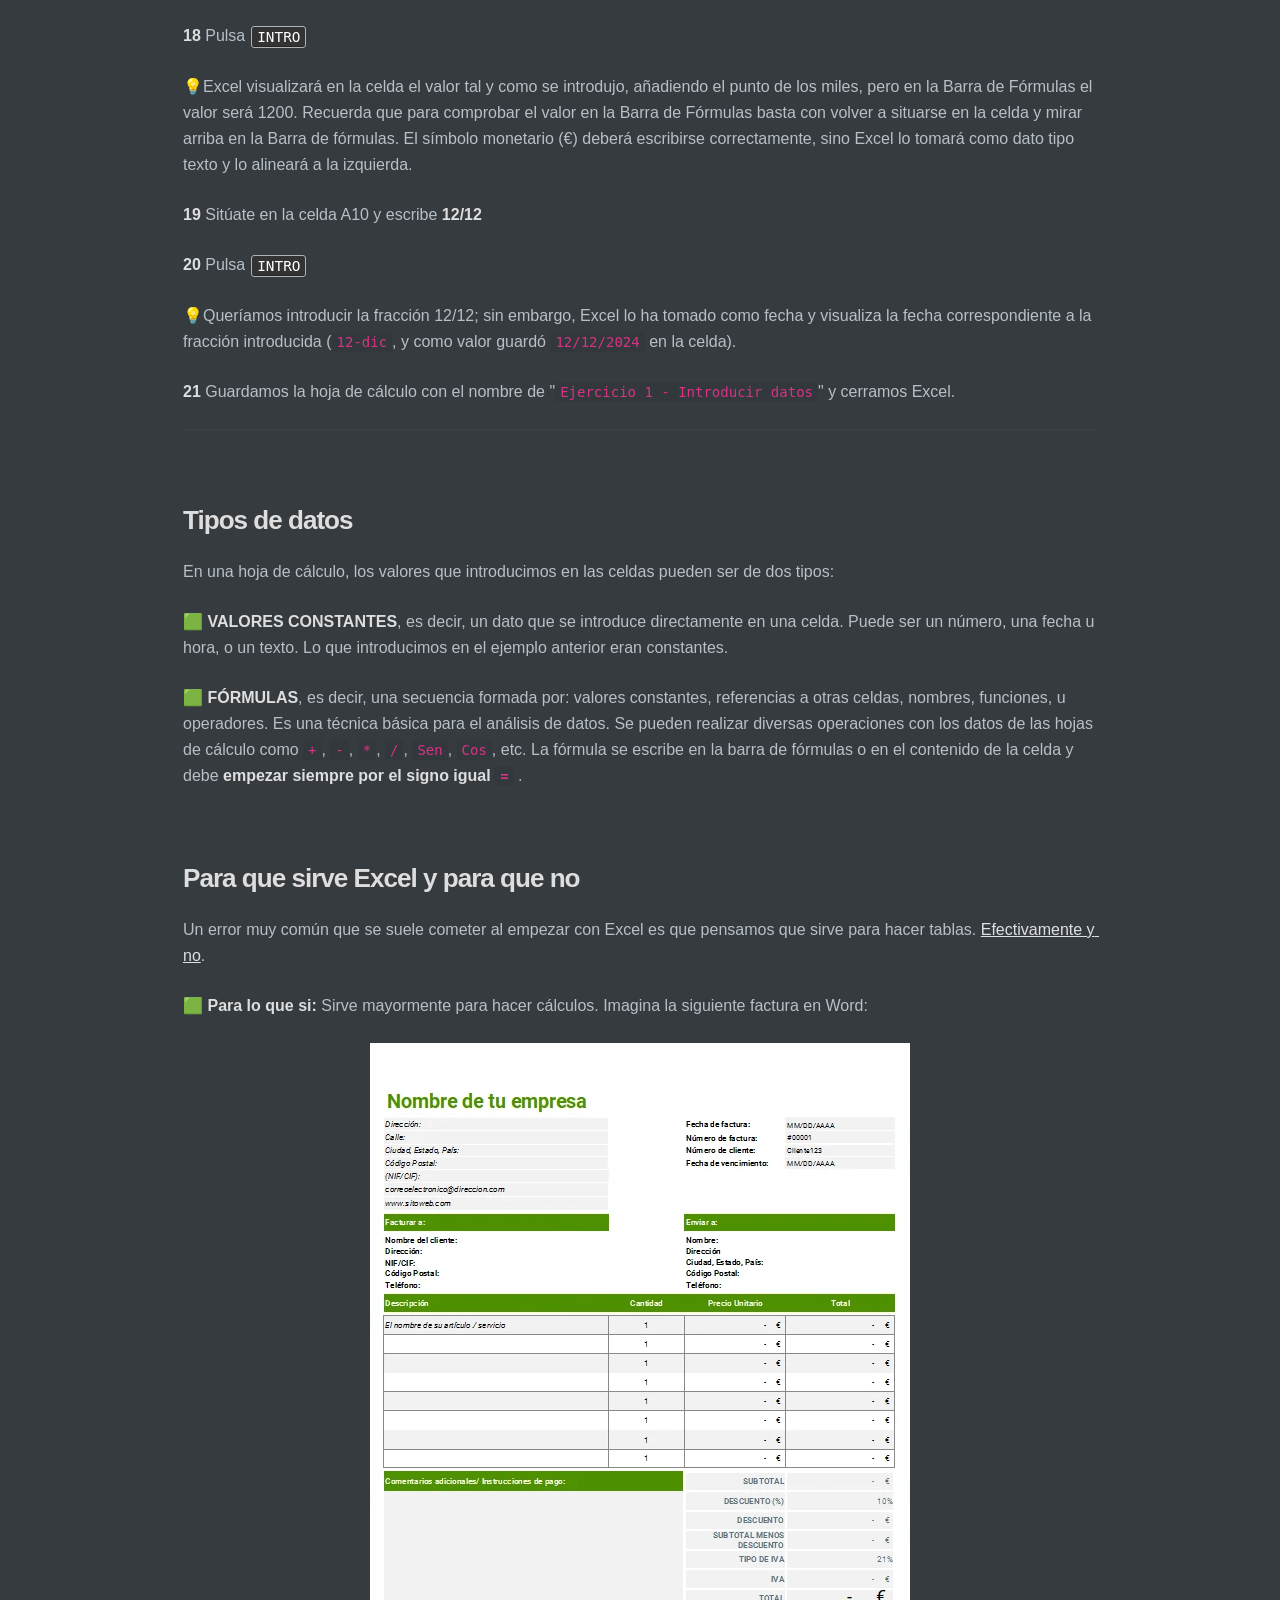
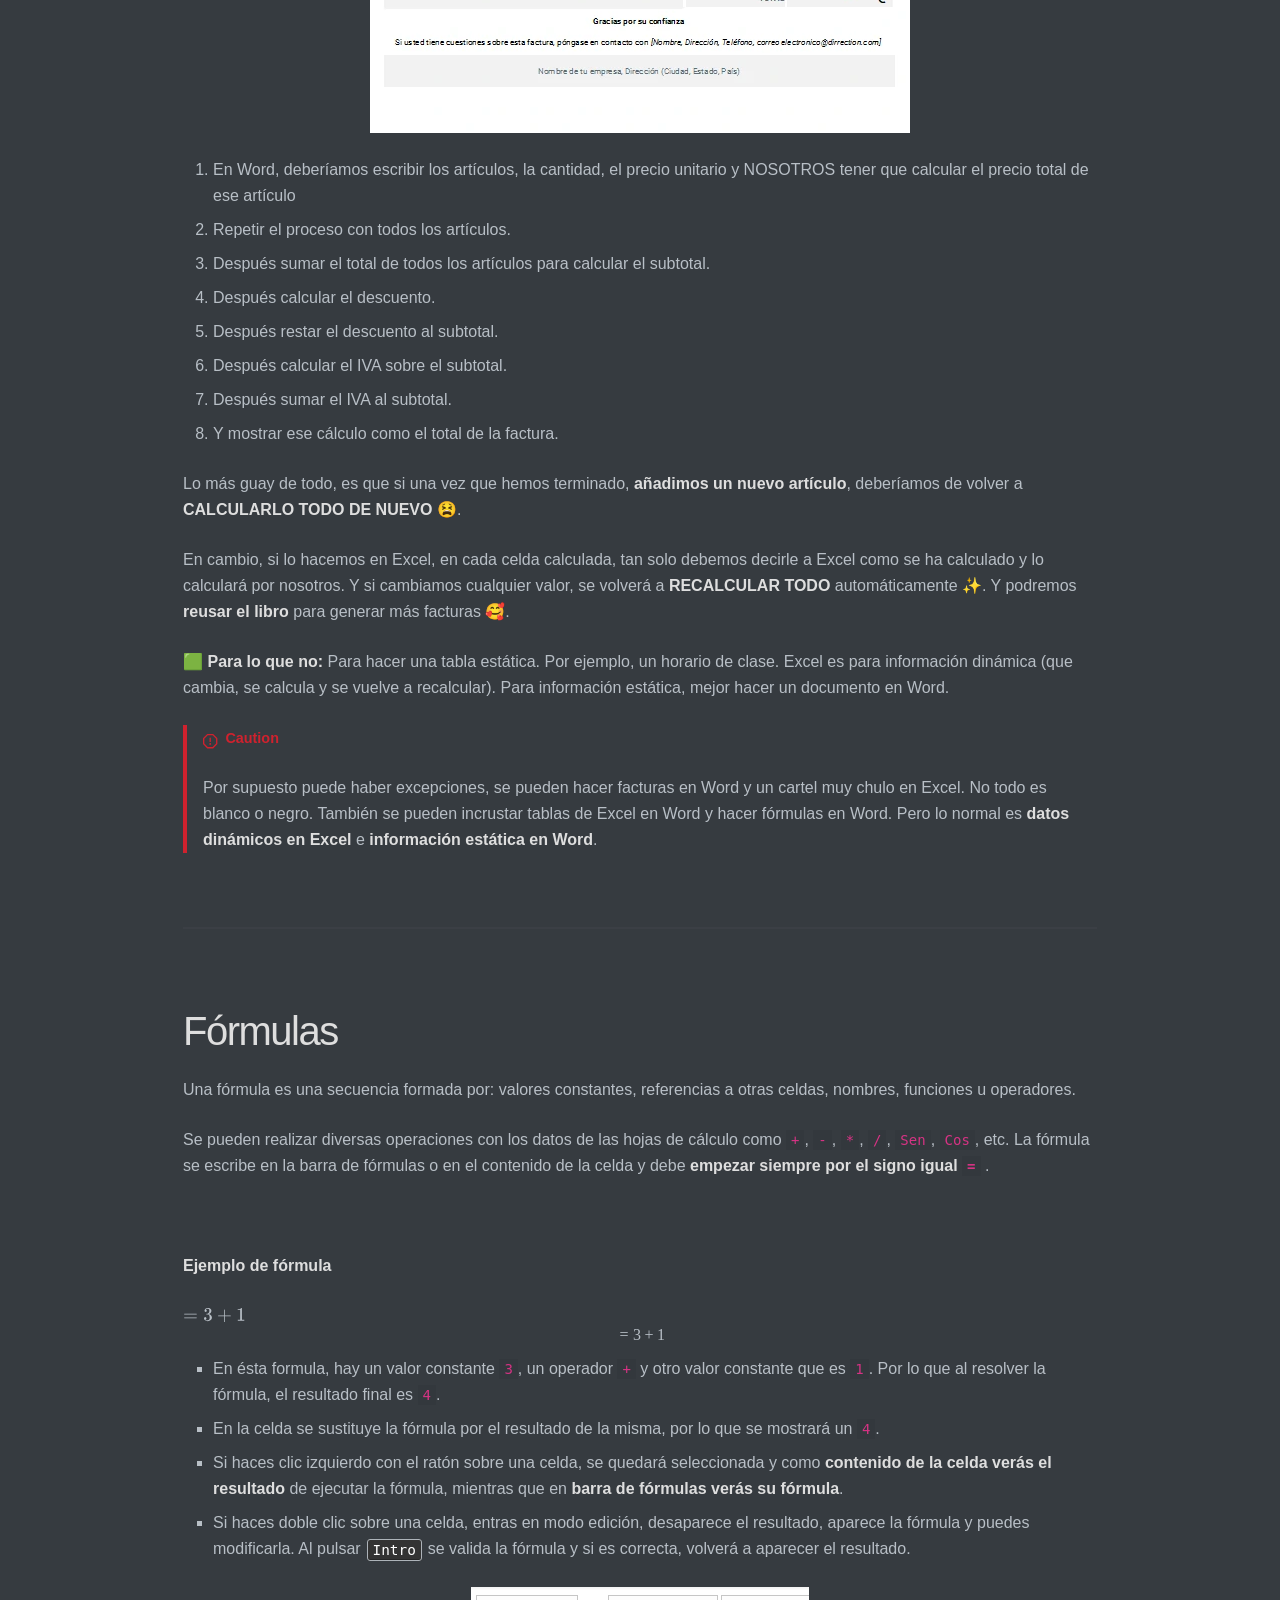
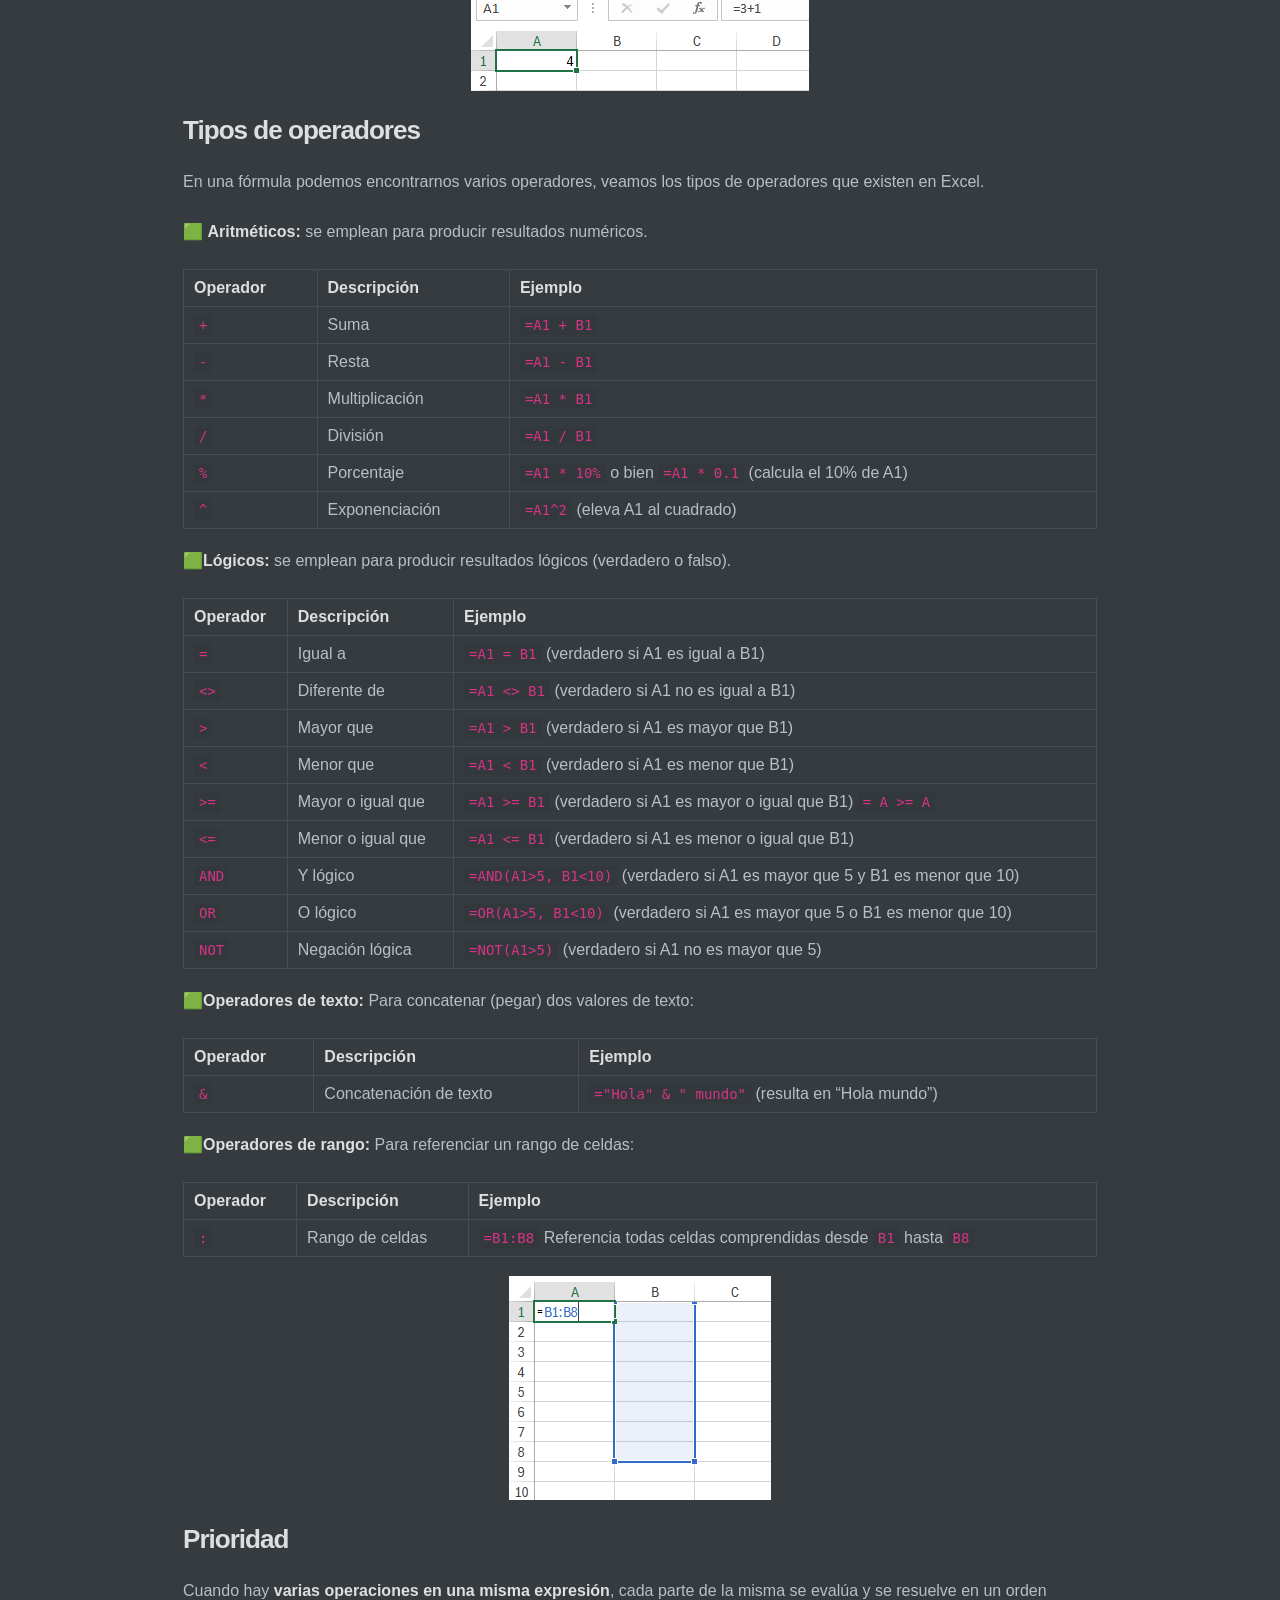
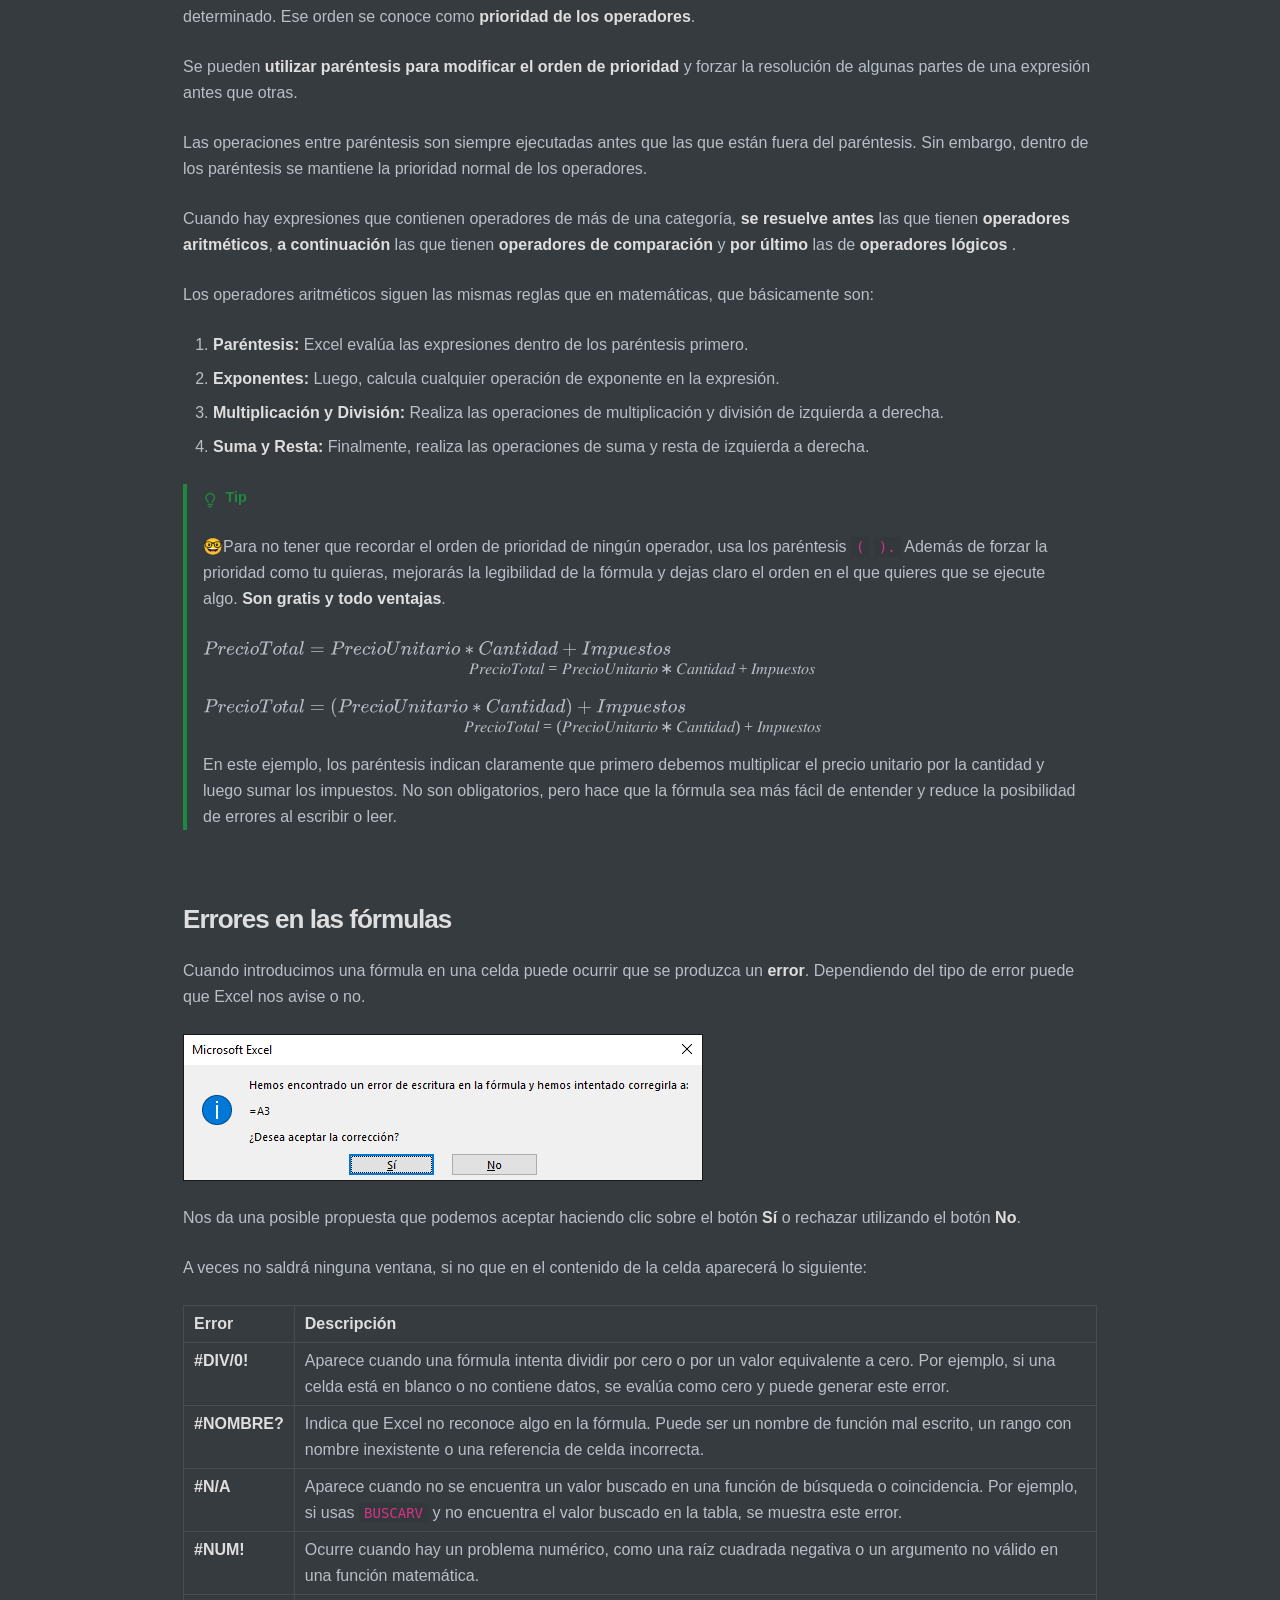
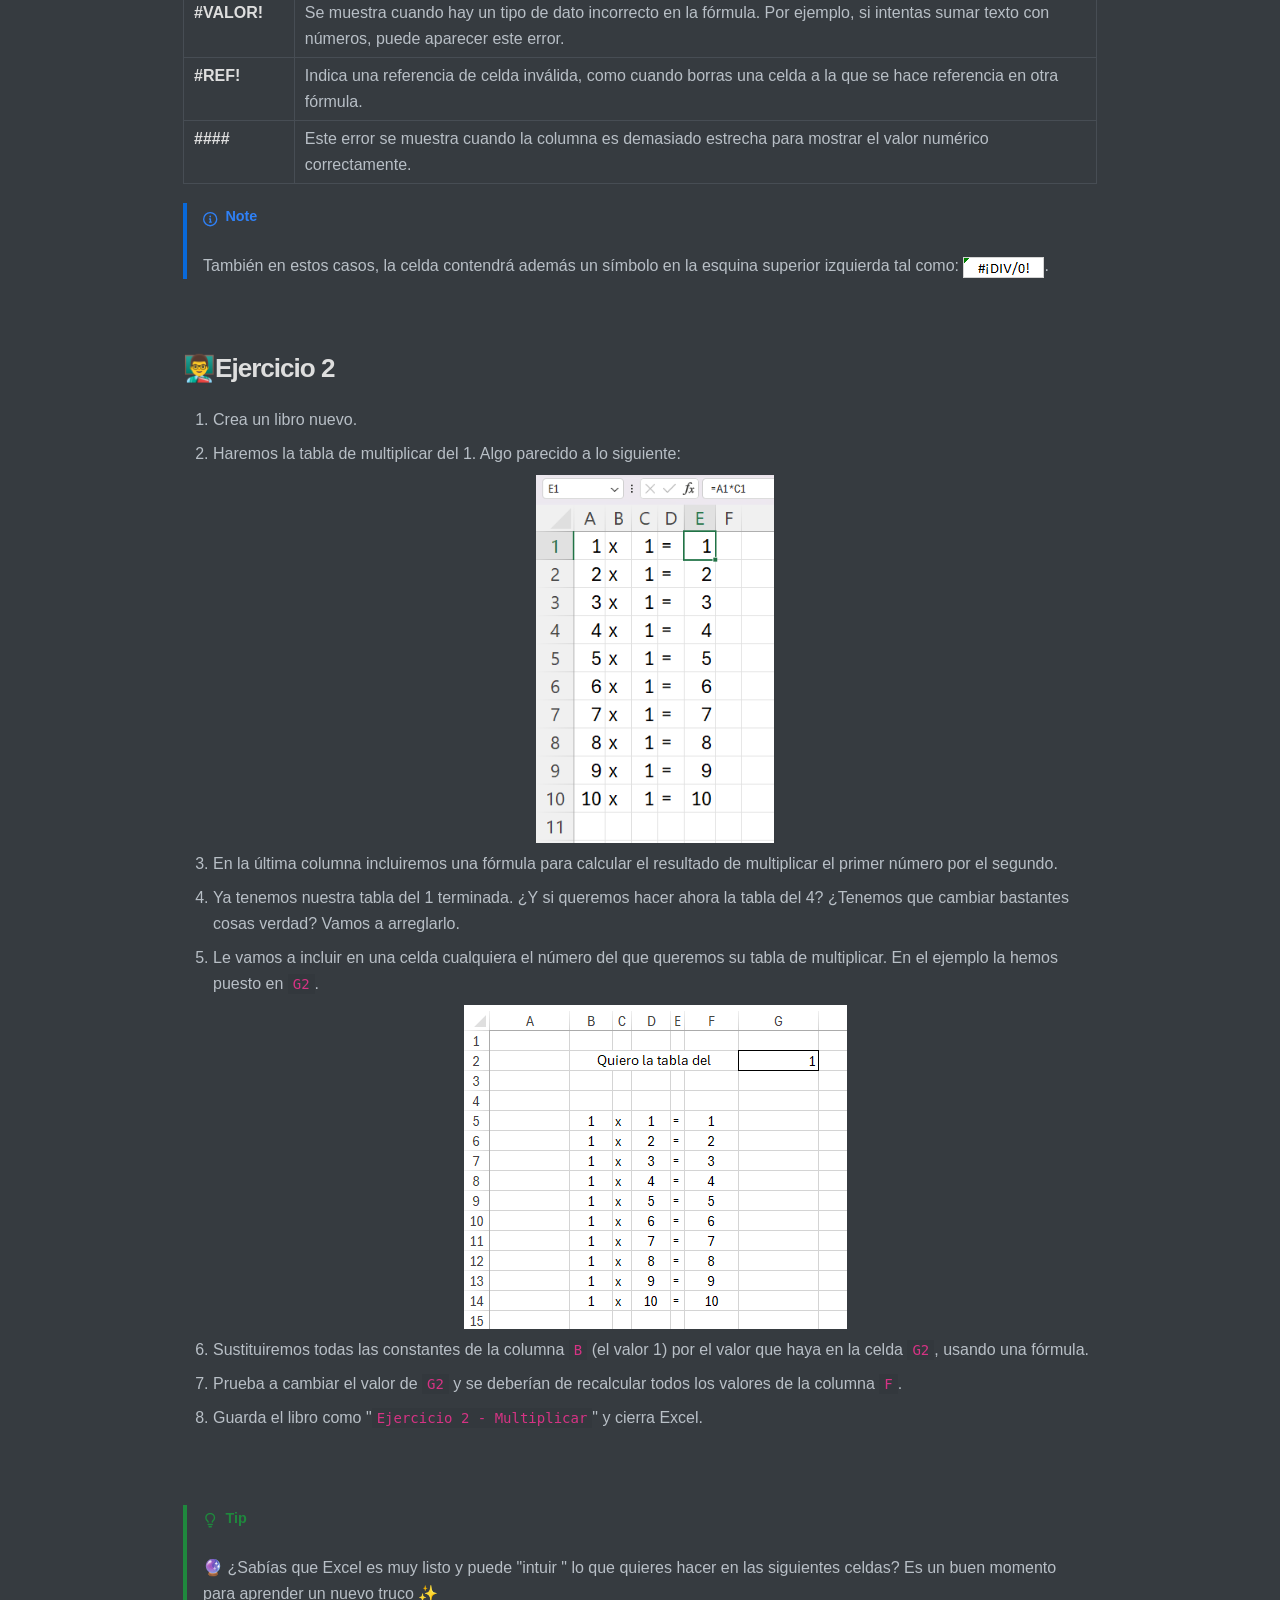
<file: 02-excel.html>
<!doctype html>
<html>
<head>
<meta charset='UTF-8'>

<!-- Inicio trozo meta -->
<link href="https://cdn.jsdelivr.net/npm/bootstrap@5.3.3/dist/css/bootstrap.min.css" rel="stylesheet" integrity="sha384-QWTKZyjpPEjISv5WaRU9OFeRpok6YctnYmDr5pNlyT2bRjXh0JMhjY6hW+ALEwIH" crossorigin="anonymous"/>
<link href="https://cdn.jsdelivr.net/npm/bootstrap-icons@1.11.3/font/bootstrap-icons.min.css" rel="stylesheet" />
<link rel="stylesheet" href="css/estilos.css" id="css-base" />
<link rel="icon" type="image/png" sizes="64x64" href="img/assets/favicon.png" />
<meta name="theme-color" content="#4e5965">
<meta name="robots" content="noindex, nofollow">
<meta name="viewport" content="width=device-width, initial-scale=1">
<title>Temario Microsoft 365</title>
<!-- Fin trozo meta -->
<head>




<body class='typora-export os-windows'>

    <!-- Inicio Cabecera -->
	<header class="h1 fixed-top rounded-bottom-3 navegacion text-light p-2 text-start shadow-lg bg-gradient d-flex justify-content-between align-items-center">
        <div class="text-truncate">
            <a href="index.html" class="text-light" title="Volver al índice general"><i class="bi bi-arrow-left-circle"></i></a>
            <span>02 - Excel</span>
        </div>
        <button id="tema" class="btn btn-light rounded-circle" onclick="cambiarTema()" title="Cambiar a modo claro">
            <i id="iconoTema" class="bi bi-brightness-high-fill"></i>
        </button>
    </header>
    <div id="top"></div>
    <!-- Fin Cabecera -->

    <div class='typora-export-content'>
<div id='write'  class=''><div style="padding: 2rem; margin-bottom: 20px; border: 1px solid transparent; border-radius: 4px; background-color: #d9edf7; border-color: #bce8f1; color: #31708f; text-align: center; font-size: 3.5rem">
  2. Microsoft Excel
</div><p>&nbsp;</p><div class='md-toc' mdtype='toc'><p class="md-toc-content" role="list"><span role="listitem" class="md-toc-item md-toc-h1" data-ref="n7"><a class="md-toc-inner" href="#primeros-pasos">Primeros pasos</a></span><span role="listitem" class="md-toc-item md-toc-h2" data-ref="n12"><a class="md-toc-inner" href="#introducción">Introducción</a></span><span role="listitem" class="md-toc-item md-toc-h2" data-ref="n46"><a class="md-toc-inner" href="#crear-un-nuevo-libro">Crear un nuevo libro</a></span><span role="listitem" class="md-toc-item md-toc-h2" data-ref="n54"><a class="md-toc-inner" href="#entorno">Entorno</a></span><span role="listitem" class="md-toc-item md-toc-h2" data-ref="n66"><a class="md-toc-inner" href="#empezando-a-trabajar-con-excel">Empezando a trabajar con Excel</a></span><span role="listitem" class="md-toc-item md-toc-h3" data-ref="n67"><a class="md-toc-inner" href="#celdas">Celdas</a></span><span role="listitem" class="md-toc-item md-toc-h3" data-ref="n75"><a class="md-toc-inner" href="#introducir-datos">Introducir datos</a></span><span role="listitem" class="md-toc-item md-toc-h2" data-ref="n87"><a class="md-toc-inner" href="#👩‍🏫ejercicio-1">👩‍🏫Ejercicio 1</a></span><span role="listitem" class="md-toc-item md-toc-h2" data-ref="n122"><a class="md-toc-inner" href="#tipos-de-datos">Tipos de datos</a></span><span role="listitem" class="md-toc-item md-toc-h2" data-ref="n127"><a class="md-toc-inner" href="#para-que-sirve-excel-y-para-que-no">Para que sirve Excel y para que no</a></span><span role="listitem" class="md-toc-item md-toc-h1" data-ref="n157"><a class="md-toc-inner" href="#fórmulas">Fórmulas</a></span><span role="listitem" class="md-toc-item md-toc-h2" data-ref="n173"><a class="md-toc-inner" href="#tipos-de-operadores">Tipos de operadores</a></span><span role="listitem" class="md-toc-item md-toc-h2" data-ref="n268"><a class="md-toc-inner" href="#prioridad">Prioridad</a></span><span role="listitem" class="md-toc-item md-toc-h2" data-ref="n290"><a class="md-toc-inner" href="#errores-en-las-fórmulas">Errores en las fórmulas</a></span><span role="listitem" class="md-toc-item md-toc-h2" data-ref="n324"><a class="md-toc-inner" href="#👨‍🏫ejercicio-2">👨‍🏫Ejercicio 2</a></span><span role="listitem" class="md-toc-item md-toc-h2" data-ref="n350"><a class="md-toc-inner" href="#extender">Extender</a></span><span role="listitem" class="md-toc-item md-toc-h3" data-ref="n351"><a class="md-toc-inner" href="#completar-la-serie">Completar la serie</a></span><span role="listitem" class="md-toc-item md-toc-h3" data-ref="n368"><a class="md-toc-inner" href="#extender-fórmulas">Extender fórmulas</a></span><span role="listitem" class="md-toc-item md-toc-h1" data-ref="n430"><a class="md-toc-inner" href="#funciones">Funciones</a></span><span role="listitem" class="md-toc-item md-toc-h3" data-ref="n446"><a class="md-toc-inner" href="#básicas-matemáticas">Básicas matemáticas</a></span><span role="listitem" class="md-toc-item md-toc-h3" data-ref="n490"><a class="md-toc-inner" href="#fecha-y-hora">Fecha y hora</a></span><span role="listitem" class="md-toc-item md-toc-h3" data-ref="n551"><a class="md-toc-inner" href="#👩‍🏫ejercicio-3">👩‍🏫Ejercicio 3</a></span><span role="listitem" class="md-toc-item md-toc-h3" data-ref="n604"><a class="md-toc-inner" href="#errores-con-las-funciones">Errores con las funciones</a></span><span role="listitem" class="md-toc-item md-toc-h1" data-ref="n617"><a class="md-toc-inner" href="#validación-de-datos">Validación de datos</a></span><span role="listitem" class="md-toc-item md-toc-h2" data-ref="n640"><a class="md-toc-inner" href="#👨‍🏫ejercicio-4">👨‍🏫Ejercicio 4</a></span><span role="listitem" class="md-toc-item md-toc-h1" data-ref="n656"><a class="md-toc-inner" href="#formato-de-celdas-y-estilos">Formato de celdas y estilos</a></span><span role="listitem" class="md-toc-item md-toc-h2" data-ref="n657"><a class="md-toc-inner" href="#formato">Formato</a></span><span role="listitem" class="md-toc-item md-toc-h2" data-ref="n672"><a class="md-toc-inner" href="#👩‍🏫ejercicio-5">👩‍🏫Ejercicio 5</a></span><span role="listitem" class="md-toc-item md-toc-h2" data-ref="n756"><a class="md-toc-inner" href="#formato-condicional">Formato condicional</a></span><span role="listitem" class="md-toc-item md-toc-h2" data-ref="n810"><a class="md-toc-inner" href="#👩‍🏫ejercicio-6">👩‍🏫Ejercicio 6</a></span><span role="listitem" class="md-toc-item md-toc-h2" data-ref="n827"><a class="md-toc-inner" href="#temas">Temas</a></span><span role="listitem" class="md-toc-item md-toc-h1" data-ref="n835"><a class="md-toc-inner" href="#tablas">Tablas</a></span><span role="listitem" class="md-toc-item md-toc-h2" data-ref="n838"><a class="md-toc-inner" href="#dar-formato-como-tabla-recomendado">Dar formato como tabla (recomendado)</a></span><span role="listitem" class="md-toc-item md-toc-h2" data-ref="n864"><a class="md-toc-inner" href="#crear-una-tabla">Crear una tabla</a></span><span role="listitem" class="md-toc-item md-toc-h1" data-ref="n881"><a class="md-toc-inner" href="#trabajar-con-distintas-hojas">Trabajar con distintas hojas</a></span><span role="listitem" class="md-toc-item md-toc-h1" data-ref="n891"><a class="md-toc-inner" href="#nombres-de-variables">Nombres de variables</a></span><span role="listitem" class="md-toc-item md-toc-h1" data-ref="n968"><a class="md-toc-inner" href="#gráficos">Gráficos</a></span><span role="listitem" class="md-toc-item md-toc-h2" data-ref="n971"><a class="md-toc-inner" href="#crear-gráficos">Crear gráficos</a></span><span role="listitem" class="md-toc-item md-toc-h2" data-ref="n999"><a class="md-toc-inner" href="#👨‍🏫ejercicio-7">👨‍🏫Ejercicio 7</a></span><span role="listitem" class="md-toc-item md-toc-h2" data-ref="n1070"><a class="md-toc-inner" href="#añadir-una-serie-de-datos">Añadir una serie de datos</a></span><span role="listitem" class="md-toc-item md-toc-h2" data-ref="n1082"><a class="md-toc-inner" href="#👨‍🏫ejercicio-8">👨‍🏫Ejercicio 8</a></span><span role="listitem" class="md-toc-item md-toc-h1" data-ref="n1172"><a class="md-toc-inner" href="#👨‍🏫ejercicios-extras">👨‍🏫Ejercicios extras</a></span><span role="listitem" class="md-toc-item md-toc-h2" data-ref="n1175"><a class="md-toc-inner" href="#ejercicio-9">Ejercicio 9</a></span><span role="listitem" class="md-toc-item md-toc-h2" data-ref="n1235"><a class="md-toc-inner" href="#ejercicio-10">Ejercicio 10</a></span><span role="listitem" class="md-toc-item md-toc-h2" data-ref="n1240"><a class="md-toc-inner" href="#ejercicio-11">Ejercicio 11</a></span></p></div><hr /><h1 id='primeros-pasos'><span>Primeros pasos</span></h1><div class="md-alert md-alert-important important"><p><span class='md-alert-text md-alert-text-important'><svg viewBox="0 0 16 16" version="1.1" width="1em" height="1em" aria-hidden="true"><path d="M0 1.75C0 .784.784 0 1.75 0h12.5C15.216 0 16 .784 16 1.75v9.5A1.75 1.75 0 0 1 14.25 13H8.06l-2.573 2.573A1.458 1.458 0 0 1 3 14.543V13H1.75A1.75 1.75 0 0 1 0 11.25Zm1.75-.25a.25.25 0 0 0-.25.25v9.5c0 .138.112.25.25.25h2a.75.75 0 0 1 .75.75v2.19l2.72-2.72a.749.749 0 0 1 .53-.22h6.5a.25.25 0 0 0 .25-.25v-9.5a.25.25 0 0 0-.25-.25Zm7 2.25v2.5a.75.75 0 0 1-1.5 0v-2.5a.75.75 0 0 1 1.5 0ZM9 9a1 1 0 1 1-2 0 1 1 0 0 1 2 0Z"></path></svg>Important</span><br></p><p><span>Una vez terminado el módulo de Word, en Excel encontramos </span><strong><span>numerosos aspectos que se asemejan</span></strong><span>, por lo que no es necesario repetirlos en su totalidad. </span><strong><span>Nos enfocaremos en las diferencias</span></strong><span>. Por ejemplo, el manejo de imágenes y el formato de tablas es idéntico al de Word, por lo que no será necesario repetirlo.</span></p></div><p>&nbsp;</p><h2 id='introducción'><span>Introducción</span></h2><p><img src="img/02 - excel/logo-excel.png" alt="Logo Excel" width="50%" /></p><p><a href='https://support.microsoft.com/es-es/office/aprendizajes-en-v%C3%ADdeo-de-excel-9bc05390-e94c-46af-a5b3-d7c22f6990bb' target='_blank' class='url'>https://support.microsoft.com/es-es/office/aprendizajes-en-v%C3%ADdeo-de-excel-9bc05390-e94c-46af-a5b3-d7c22f6990bb</a></p><p><span>Excel es un </span><strong><span>programa informático de hoja de cálculo</span></strong><span> desarrollado por Microsoft y forma parte de la suite de Office.</span></p><ul><li><p><strong><span>¿Qué es Excel?</span></strong></p><ul><li><p><span>Excel es una </span><strong><span>aplicación de hoja de cálculo</span></strong><span> que nos permite formatear, organizar y calcular datos en una cuadrícula compuesta por filas y columnas.</span></p></li><li><p><span>Cada recuadro en esta cuadrícula se llama </span><strong><span>celda</span></strong><span>, y en ella podemos ingresar datos numéricos y de texto.</span></p></li><li><p><span>A diferencia de un procesador de textos, como Microsoft Word, en Excel los datos están organizados como una tabla, lo que facilita el trabajo con números y fórmulas matemáticas.</span></p></li></ul></li><li><p><strong><span>¿Para qué sirve Excel?</span></strong></p><ul><li><p><span>Excel pertenece a la categoría de programas informáticos conocida como </span><strong><span>hojas de cálculo</span></strong><span>.</span></p></li><li><p><span>Algunos usos comunes de Excel incluyen:</span></p><ul><li><p><strong><span>Análisis de negocios</span></strong><span>: Se utiliza para analizar datos financieros, realizar proyecciones y crear informes.</span></p></li><li><p><strong><span>Gestión de recursos humanos</span></strong><span>: Para llevar registros de empleados, nóminas y horarios.</span></p></li><li><p><strong><span>Contabilidad y presupuestos</span></strong><span>: Excel es ampliamente utilizado en tareas contables y financieras.</span></p></li><li><p><strong><span>Elaboración de gráficos y tablas dinámicas</span></strong><span>: Permite visualizar datos de manera efectiva.</span></p></li><li><p><strong><span>Gestión de proyectos</span></strong><span>: Excel ayuda a planificar y hacer seguimiento de tareas y plazos.</span></p></li></ul></li></ul></li></ul><p><span>Excel es una herramienta poderosa que nos permite trabajar con datos numéricos y realizar cálculos, análisis y representaciones gráficas.</span></p><p>&nbsp;</p><h2 id='crear-un-nuevo-libro'><span>Crear un nuevo libro</span></h2><p><span>En Excel, los nuevos documentos se denominan </span><strong><span>Libros</span></strong><span>. Un libro es un archivo de Excel que contiene una o más </span><strong><span>hojas</span></strong><span> donde puedes ingresar y almacenar datos. Cada hoja en un libro está compuesta por una gran cantidad de celdas que pueden contener datos organizados según tus necesidades. Por lo tanto, un libro de Excel es como un contenedor que alberga varias hojas, y cada hoja es una pestaña dentro de ese libro. </span></p><p><span>De forma predeterminada, al crear un nuevo libro, se crea una hoja. Se pueden añadir tantas hojas como necesites al mismo libro.</span></p><p><span>Al iniciar Excel aparece una </span><strong><span>pantalla inicial</span></strong><span> como esta:</span></p><p><img src="img\02 - excel\image-20240426120142899.png" referrerpolicy="no-referrer" alt="image-20240426120142899"></p><p><span>Si abrimos un </span><strong><span>Libro en blanco</span></strong><span>, clicando sobre la primera opción del menú de la derecha, se nos mostrará una hoja de cálculo. Vamos a ver sus componentes fundamentales: así conoceremos los </span><strong><span>nombres de los diferentes elementos</span></strong><span> y será más fácil entender el resto del curso. </span></p><p><span>La pantalla que se muestra a continuación (y en general todas las de este curso) puede no coincidir exactamente con la que ves en tu ordenador, ya que cada usuario puede decidir qué elementos quiere que se vean en cada momento.</span></p><p><img src="img/02 - excel/image-20240426120833077.png" referrerpolicy="no-referrer" alt="image-20240426120833077"></p><h2 id='entorno'><span>Entorno</span></h2><p><span>El entorno es muy parecido al de Word, la pestaña archivo tiene las mismas opciones, la barra de título, estado, acceso rápido son prácticamente iguales, los cambios más significativos son los siguientes:</span></p><p><span>🟩</span><strong><span>Cinta de opciones</span></strong></p><p><span>Las </span><strong><span>fichas principales</span></strong><span> son </span><strong><span>Inicio</span></strong><span>, </span><strong><span>Insertar</span></strong><span>, </span><strong><span>Diseño de página</span></strong><span>, </span><strong><span>Fórmulas</span></strong><span>, </span><strong><span>Datos</span></strong><span>, </span><strong><span>Revisar</span></strong><span> y </span><strong><span>Vista</span></strong><span>. En ellas se encuentran los distintos botones con las opciones disponibles.</span></p><p><img src="img/02 - excel/image-20240426121321537.png" referrerpolicy="no-referrer" alt="image-20240426121321537"></p><p><span>🟩</span><strong><span>Barra de fórmulas</span></strong></p><p><img src="img/02 - excel/b_formula_excel_2016.png" referrerpolicy="no-referrer" alt="barra formulas"></p><p><span>Nos </span><strong><span>muestra el contenido de la celda activa</span></strong><span>, es decir, la casilla donde estamos situados. Cuando vayamos a modificar el contenido de la celda, dicha barra variará ligeramente, pero esto lo estudiaremos más adelante.</span></p><p><span>🟩</span><strong><span>La barra de etiquetas</span></strong></p><p><img src="img/02 - excel/b_etiqueta_excel_2016.png" referrerpolicy="no-referrer" alt="barra etiquetas"></p><p><span>Está ubicada en la esquina inferior izquierda y permite </span><strong><span>movernos por las distintas hojas</span></strong><span> del libro de trabajo, así como gestionarlas (añadir, borrar, moverlas, renombrarlas, etc.).</span></p><p>&nbsp;</p><h2 id='empezando-a-trabajar-con-excel'><span>Empezando a trabajar con Excel</span></h2><h3 id='celdas'><span>Celdas</span></h3><p><span>Las hojas están divididas en celdas. Las filas están referenciadas con letras, y las columnas con números, de forma que para hacer referencia a una celda concreta, tenemos que usar su letra y su número.</span></p><p><img src="img/02 - excel/image-20240426122539053.png" referrerpolicy="no-referrer" alt="image-20240426122539053"></p><ul><li><p><span>Fíjate que cuando seleccionamos una celda, en la </span><strong><span>barra de fórmulas</span></strong><span> sale su ubicación (</span><code>B4</code><span>) y el valor que contiene (</span><code>Esta es la celda B4</code><span>).</span></p></li><li><p><span>Hemos puesto un texto en unas celdas cualquiera, para que veas como podemos referenciar una celda en concreto.</span></p></li></ul><h3 id='introducir-datos'><span>Introducir datos</span></h3><p><span>En cada una de las celdas de la hoja es posible </span><strong><span>introducir textos, números o fórmulas</span></strong><span>. En todos los casos, los pasos a seguir serán los siguientes:</span></p><p><span>Situar el cursor sobre la celda donde se van a introducir los datos y teclear los datos que desees introducir.</span></p><p><span>Aparecerán en dos lugares: en la </span><strong><span>celda activa</span></strong><span> y en la </span><strong><span>Barra de Fórmulas</span></strong><span>, como puedes observar en el dibujo siguiente:</span></p><p><img src="img/02 - excel/intro_excel_2016.png" referrerpolicy="no-referrer" alt="ejemplo"></p><p><span>Para introducir el valor en la celda puedes utilizar cualquiera de los tres métodos que te explicamos a continuación:</span></p><p><span>🟩</span><strong><span>INTRO</span></strong><span>: Se </span><strong><span>valida el valor</span></strong><span> introducido en la celda y además la </span><strong><span>celda activa pasa a ser la que se encuentra justo por debajo</span></strong><span>.</span></p><p><span>🟩</span><strong><span>TECLAS DE MOVIMIENTO</span></strong><span> : Se </span><strong><span>valida el valor</span></strong><span> introducido en la celda y además </span><strong><span>la celda activa cambiará dependiendo de la flecha pulsada</span></strong><span>. Por ejemplo, si pulsamos </span><kbd><span>Cursor➡️</span></kbd><span> será la celda contigua hacia la derecha.</span></p><div class="md-alert md-alert-note note"><p><span class='md-alert-text md-alert-text-note'><svg viewBox="0 0 16 16" version="1.1" width="1em" height="1em" aria-hidden="true"><path d="M0 8a8 8 0 1 1 16 0A8 8 0 0 1 0 8Zm8-6.5a6.5 6.5 0 1 0 0 13 6.5 6.5 0 0 0 0-13ZM6.5 7.75A.75.75 0 0 1 7.25 7h1a.75.75 0 0 1 .75.75v2.75h.25a.75.75 0 0 1 0 1.5h-2a.75.75 0 0 1 0-1.5h.25v-2h-.25a.75.75 0 0 1-.75-.75ZM8 6a1 1 0 1 1 0-2 1 1 0 0 1 0 2Z"></path></svg>Note</span><br></p><p><span>Se entiende por &quot;</span><strong><span>valida el valor</span></strong><span>&quot; como &quot;</span><strong><span>se comprueba si el valor introducido es válido o no</span></strong><span>&quot;. Ahora mismo introducimos un texto cualquiera, y lo da por válido, pero ya veremos más adelante que podemos poner restricciones a los valores introducidos, como por ejemplo, que una celda solo admita números entre 0 y 10, o solo pueda tener un texto con &quot;Si&quot; o &quot;No&quot;.</span></p></div><p>&nbsp;</p><h2 id='👩‍🏫ejercicio-1'><span>👩‍🏫Ejercicio 1</span></h2><p><span>Vamos a crear nuestro primer libro y a introducir algunos datos para familiarizarnos en Excel.</span></p><p><strong><span>1</span></strong><span> Si no tienes abierto Excel, ábrelo para realizar el ejercicio. Crea un nuevo libro en blanco.</span></p><p><strong><span>2</span></strong><span> Sitúate en la celda </span><strong><span>A1</span></strong><span> y escribe </span><strong><span>1995</span></strong><span>.</span></p><p><strong><span>3</span></strong><span> Pulsa la tecla </span><kbd><span>INTRO</span></kbd><span>.</span></p><p><span>💡Este es un dato de tipo número, y por defecto Excel lo alinea a la derecha.</span></p><p><strong><span>4</span></strong><span> Sitúate en la celda </span><strong><span>A2</span></strong><span> y escribe </span><strong><span>1.995</span></strong><span> y pulsa la tecla </span><kbd><span>INTRO</span></kbd><span>.</span></p><p><span>💡Los números se pueden escribir con o sin punto de miles. Excel también lo alinea a la derecha.</span></p><p><strong><span>5</span></strong><span> Sitúate en la celda </span><strong><span>A3</span></strong><span> y escribe </span><strong><span>1995,12</span></strong></p><p><strong><span>6</span></strong><span> Pulsa </span><kbd><span>FLECHA ABAJO</span></kbd></p><p><span>💡Excel por defecto admite como símbolo decimal la coma &quot;</span><code>,</code><span>&quot; y sus reglas corresponden a las de cualquier número decimal. Observa también que al pulsar </span><kbd><span>FLECHA ABAJO</span></kbd><span>, al igual que con la tecla </span><kbd><span>INTRO</span></kbd><span>, se introducirá el valor de </span><strong><span>A3</span></strong><span> y automáticamente el cursor se posicionará en la celda inferior.</span></p><p><strong><span>7</span></strong><span> Escribe </span><strong><span>12345678901234</span></strong><span> en la celda A4</span></p><p><strong><span>8</span></strong><span> Pulsa </span><kbd><span>FLECHA ABAJO</span></kbd></p><p><span>💡Si el número no cabe en la celda, Excel lo visualizará con formato Exponencial, aparecerá 1,23457E+13 que equivale a 1,234567*1013.</span></p><p><strong><span>9</span></strong><span> Escribe </span><strong><span>-2950</span></strong><span> en la celda A5</span></p><p><strong><span>10</span></strong><span> Pulsa </span><kbd><span>INTRO</span></kbd></p><p><span>💡Para introducir un valor negativo, basta con escribir el signo &quot;-&quot; delante del valor numérico.</span></p><p><strong><span>11</span></strong><span> Sitúate en la celda A6 y escribe </span><strong><span>(2950)</span></strong></p><p><strong><span>12</span></strong><span> Pulsa </span><kbd><span>INTRO</span></kbd></p><p><span>💡Excel también lo tomará como un valor numérico negativo y lo modificará por -2950 tanto en la celda como en la Barra de Fórmulas.</span></p><p><strong><span>13</span></strong><span> Sitúate en la celda A7 y escribe </span><strong><span>12%</span></strong></p><p><strong><span>14</span></strong><span> Pulsa </span><kbd><span>INTRO</span></kbd></p><p><span>💡Excel también nos permite introducir un número como un porcentaje, realmente 12% equivale a 0,12.</span></p><p><strong><span>15</span></strong><span> Sitúate en la celda A8 y escribe </span><strong><span>12,7%</span></strong></p><p><strong><span>16</span></strong><span> Pulsa </span><kbd><span>INTRO</span></kbd></p><p><span>💡Excel también admite decimales en los porcentajes, pero en la celda le asignará dos dígitos para los decimales.</span></p><p><strong><span>17</span></strong><span> Sitúate en la celda A9 y escribe </span><strong><span>1200€</span></strong></p><p><strong><span>18</span></strong><span> Pulsa </span><kbd><span>INTRO</span></kbd></p><p><span>💡Excel visualizará en la celda el valor tal y como se introdujo, añadiendo el punto de los miles, pero en la Barra de Fórmulas el valor será 1200. Recuerda que para comprobar el valor en la Barra de Fórmulas basta con volver a situarse en la celda y mirar arriba en la Barra de fórmulas. El símbolo monetario (€) deberá escribirse correctamente, sino Excel lo tomará como dato tipo texto y lo alineará a la izquierda.</span></p><p><strong><span>19</span></strong><span> Sitúate en la celda A10 y escribe </span><strong><span>12/12</span></strong></p><p><strong><span>20</span></strong><span> Pulsa </span><kbd><span>INTRO</span></kbd></p><p><span>💡Queríamos introducir la fracción 12/12; sin embargo, Excel lo ha tomado como fecha y visualiza la fecha correspondiente a la fracción introducida (</span><code>12-dic</code><span>, y como valor guardó </span><code>12/12/2024</code><span> en la celda).</span></p><p><strong><span>21</span></strong><span> Guardamos la hoja de cálculo con el nombre de &quot;</span><code>Ejercicio 1 - Introducir datos</code><span>&quot; y cerramos Excel.</span></p><hr /><p>&nbsp;</p><h2 id='tipos-de-datos'><span>Tipos de datos</span></h2><p><span>En una hoja de cálculo, los valores que introducimos en las celdas pueden ser de dos tipos:</span></p><p><span>🟩 </span><strong><span>VALORES CONSTANTES</span></strong><span>, es decir, un dato que se introduce directamente en una celda. Puede ser un número, una fecha u hora, o un texto. Lo que introducimos en el ejemplo anterior eran constantes.</span></p><p><span>🟩 </span><strong><span>FÓRMULAS</span></strong><span>, es decir, una secuencia formada por: valores constantes, referencias a otras celdas, nombres, funciones, u operadores. Es una técnica básica para el análisis de datos. Se pueden realizar diversas operaciones con los datos de las hojas de cálculo como </span><code>+</code><span>, </span><code>-</code><span>, </span><code>*</code><span>, </span><code>/</code><span>, </span><code>Sen</code><span>, </span><code>Cos</code><span>, etc. La fórmula se escribe en la barra de fórmulas o en el contenido de la celda y debe </span><strong><span>empezar siempre por el signo igual </span><code>=</code><span> </span></strong><span>.</span></p><p>&nbsp;</p><h2 id='para-que-sirve-excel-y-para-que-no'><span>Para que sirve Excel y para que no</span></h2><p><span>Un error muy común que se suele cometer al empezar con Excel es que pensamos que sirve para hacer tablas. </span><a href='https://www.youtube.com/watch?v=-9n3NnktwIY'><span>Efectivamente y no</span></a><span>. </span></p><p><span>🟩 </span><strong><span>Para lo que si:</span></strong><span> Sirve mayormente para hacer cálculos. Imagina la siguiente factura en Word:</span></p><p><img src="img/02 - excel/factura.webp" alt="img" style="zoom:100%;" /></p><ol start='' ><li><p><span>En Word, deberíamos escribir los artículos, la cantidad, el precio unitario y NOSOTROS tener que calcular el precio total de ese artículo</span></p></li><li><p><span>Repetir el proceso con todos los artículos.</span></p></li><li><p><span>Después sumar el total de todos los artículos para calcular el subtotal. </span></p></li><li><p><span>Después calcular el descuento.</span></p></li><li><p><span>Después restar el descuento al subtotal.</span></p></li><li><p><span>Después calcular el IVA sobre el subtotal.</span></p></li><li><p><span>Después sumar el IVA al subtotal.</span></p></li><li><p><span>Y mostrar ese cálculo como el total de la factura.</span></p></li></ol><p><span>Lo más guay de todo, es que si una vez que hemos terminado, </span><strong><span>añadimos un nuevo artículo</span></strong><span>, deberíamos de volver a </span><strong><span>CALCULARLO TODO DE NUEVO</span></strong><span> 😫.</span></p><p><span>En cambio, si lo hacemos en Excel, en cada celda calculada, tan solo debemos decirle a Excel como se ha calculado y lo calculará por nosotros. Y si cambiamos cualquier valor, se volverá a </span><strong><span>RECALCULAR TODO</span></strong><span> automáticamente ✨. Y podremos </span><strong><span>reusar el libro</span></strong><span> para generar más facturas 🥰.</span></p><p><span>🟩 </span><strong><span>Para lo que no:</span></strong><span> Para hacer una tabla estática. Por ejemplo, un horario de clase. Excel es para información dinámica (que cambia, se calcula y se vuelve a recalcular). Para información estática, mejor hacer un documento en Word.</span></p><div class="md-alert md-alert-caution caution"><p><span class='md-alert-text md-alert-text-caution'><svg viewBox="0 0 16 16" version="1.1" width="1em" height="1em" aria-hidden="true"><path d="M4.47.22A.749.749 0 0 1 5 0h6c.199 0 .389.079.53.22l4.25 4.25c.141.14.22.331.22.53v6a.749.749 0 0 1-.22.53l-4.25 4.25A.749.749 0 0 1 11 16H5a.749.749 0 0 1-.53-.22L.22 11.53A.749.749 0 0 1 0 11V5c0-.199.079-.389.22-.53Zm.84 1.28L1.5 5.31v5.38l3.81 3.81h5.38l3.81-3.81V5.31L10.69 1.5ZM8 4a.75.75 0 0 1 .75.75v3.5a.75.75 0 0 1-1.5 0v-3.5A.75.75 0 0 1 8 4Zm0 8a1 1 0 1 1 0-2 1 1 0 0 1 0 2Z"></path></svg>Caution</span><br></p><p><span>Por supuesto puede haber excepciones, se pueden hacer facturas en Word y un cartel muy chulo en Excel. No todo es blanco o negro. También se pueden incrustar tablas de Excel en Word y hacer fórmulas en Word. Pero lo normal es </span><strong><span>datos dinámicos en Excel</span></strong><span> e </span><strong><span>información estática en Word</span></strong><span>.</span></p></div><p>&nbsp;</p><hr /><div style="page-break-after: always;"></div><h1 id='fórmulas'><span>Fórmulas</span></h1><p><span>Una fórmula es una secuencia formada por: valores constantes, referencias a otras celdas, nombres, funciones u operadores. </span></p><p><span>Se pueden realizar diversas operaciones con los datos de las hojas de cálculo como </span><code>+</code><span>, </span><code>-</code><span>, </span><code>*</code><span>, </span><code>/</code><span>, </span><code>Sen</code><span>, </span><code>Cos</code><span>, etc. La fórmula se escribe en la barra de fórmulas o en el contenido de la celda y debe </span><strong><span>empezar siempre por el signo igual </span><code>=</code><span> </span></strong><span>.</span></p><p>&nbsp;</p><p><strong><span>Ejemplo de fórmula</span></strong></p><div contenteditable="false" spellcheck="false" class="mathjax-block md-end-block md-math-block md-rawblock" id="mathjax-n162" cid="n162" mdtype="math_block" data-math-tag-before="0" data-math-tag-after="0" data-math-labels="[]"><div class="md-math-container"><mjx-container class="MathJax" jax="SVG" display="true" style="position: relative;"><svg xmlns="http://www.w3.org/2000/svg" width="7.417ex" height="1.692ex" role="img" focusable="false" viewBox="0 -666 3278.2 748" xmlns:xlink="http://www.w3.org/1999/xlink" aria-hidden="true" style="vertical-align: -0.186ex;"><defs><path id="MJX-1-TEX-N-3D" d="M56 347Q56 360 70 367H707Q722 359 722 347Q722 336 708 328L390 327H72Q56 332 56 347ZM56 153Q56 168 72 173H708Q722 163 722 153Q722 140 707 133H70Q56 140 56 153Z"></path><path id="MJX-1-TEX-N-33" d="M127 463Q100 463 85 480T69 524Q69 579 117 622T233 665Q268 665 277 664Q351 652 390 611T430 522Q430 470 396 421T302 350L299 348Q299 347 308 345T337 336T375 315Q457 262 457 175Q457 96 395 37T238 -22Q158 -22 100 21T42 130Q42 158 60 175T105 193Q133 193 151 175T169 130Q169 119 166 110T159 94T148 82T136 74T126 70T118 67L114 66Q165 21 238 21Q293 21 321 74Q338 107 338 175V195Q338 290 274 322Q259 328 213 329L171 330L168 332Q166 335 166 348Q166 366 174 366Q202 366 232 371Q266 376 294 413T322 525V533Q322 590 287 612Q265 626 240 626Q208 626 181 615T143 592T132 580H135Q138 579 143 578T153 573T165 566T175 555T183 540T186 520Q186 498 172 481T127 463Z"></path><path id="MJX-1-TEX-N-2B" d="M56 237T56 250T70 270H369V420L370 570Q380 583 389 583Q402 583 409 568V270H707Q722 262 722 250T707 230H409V-68Q401 -82 391 -82H389H387Q375 -82 369 -68V230H70Q56 237 56 250Z"></path><path id="MJX-1-TEX-N-31" d="M213 578L200 573Q186 568 160 563T102 556H83V602H102Q149 604 189 617T245 641T273 663Q275 666 285 666Q294 666 302 660V361L303 61Q310 54 315 52T339 48T401 46H427V0H416Q395 3 257 3Q121 3 100 0H88V46H114Q136 46 152 46T177 47T193 50T201 52T207 57T213 61V578Z"></path></defs><g stroke="currentColor" fill="currentColor" stroke-width="0" transform="scale(1,-1)"><g data-mml-node="math"><g data-mml-node="mo"><use data-c="3D" xlink:href="#MJX-1-TEX-N-3D"></use></g><g data-mml-node="mn" transform="translate(1055.8,0)"><use data-c="33" xlink:href="#MJX-1-TEX-N-33"></use></g><g data-mml-node="mo" transform="translate(1778,0)"><use data-c="2B" xlink:href="#MJX-1-TEX-N-2B"></use></g><g data-mml-node="mn" transform="translate(2778.2,0)"><use data-c="31" xlink:href="#MJX-1-TEX-N-31"></use></g></g></g></svg><mjx-assistive-mml unselectable="on" display="block"><math xmlns="http://www.w3.org/1998/Math/MathML" display="block"><mo>=</mo><mn>3</mn><mo>+</mo><mn>1</mn></math></mjx-assistive-mml></mjx-container></div></div><ul><li><p><span>En ésta formula, hay un valor constante </span><code>3</code><span>, un operador </span><code>+</code><span> y otro valor constante que es </span><code>1</code><span>. Por lo que al resolver la fórmula, el resultado final es </span><code>4</code><span>.</span></p></li><li><p><span>En la celda se sustituye la fórmula por el resultado de la misma, por lo que se mostrará un </span><code>4</code><span>. </span></p></li><li><p><span>Si haces clic izquierdo con el ratón sobre una celda, se quedará seleccionada y como </span><strong><span>contenido de la celda verás el resultado</span></strong><span> de ejecutar la fórmula, mientras que en </span><strong><span>barra de fórmulas verás su fórmula</span></strong><span>.</span></p></li><li><p><span>Si haces doble clic sobre una celda, entras en modo edición, desaparece el resultado, aparece la fórmula y puedes modificarla. Al pulsar </span><kbd><span>Intro</span></kbd><span> se valida la fórmula y si es correcta, volverá a aparecer el resultado.</span></p></li></ul><p><img src="img/02 - excel/image-20240426131111252.png" referrerpolicy="no-referrer" alt="image-20240426131111252"></p><h2 id='tipos-de-operadores'><span>Tipos de operadores</span></h2><p><span>En una fórmula podemos encontrarnos varios operadores, veamos los tipos de operadores que existen en Excel.</span></p><p><span>🟩 </span><strong><span>Aritméticos:</span></strong><span> se emplean para producir resultados numéricos. </span></p><figure class='table-figure'><table><thead><tr><th style='text-align:left;' ><span>Operador</span></th><th style='text-align:left;' ><span>Descripción</span></th><th style='text-align:left;' ><span>Ejemplo</span></th></tr></thead><tbody><tr><td style='text-align:left;' ><code>+</code></td><td style='text-align:left;' ><span>Suma</span></td><td style='text-align:left;' ><code>=A1 + B1</code></td></tr><tr><td style='text-align:left;' ><code>-</code></td><td style='text-align:left;' ><span>Resta</span></td><td style='text-align:left;' ><code>=A1 - B1</code></td></tr><tr><td style='text-align:left;' ><code>*</code></td><td style='text-align:left;' ><span>Multiplicación</span></td><td style='text-align:left;' ><code>=A1 * B1</code></td></tr><tr><td style='text-align:left;' ><code>/</code></td><td style='text-align:left;' ><span>División</span></td><td style='text-align:left;' ><code>=A1 / B1</code></td></tr><tr><td style='text-align:left;' ><code>%</code></td><td style='text-align:left;' ><span>Porcentaje</span></td><td style='text-align:left;' ><code>=A1 * 10%</code><span> o bien </span><code>=A1 * 0.1</code><span>  (calcula el 10% de A1)</span></td></tr><tr><td style='text-align:left;' ><code>^</code></td><td style='text-align:left;' ><span>Exponenciación</span></td><td style='text-align:left;' ><code>=A1^2</code><span> (eleva A1 al cuadrado)</span></td></tr></tbody></table></figure><p><span>🟩</span><strong><span>Lógicos:</span></strong><span> se emplean para producir resultados lógicos (verdadero o falso).</span></p><figure class='table-figure'><table><thead><tr><th style='text-align:left;' ><span>Operador</span></th><th style='text-align:left;' ><span>Descripción</span></th><th style='text-align:left;' ><span>Ejemplo</span></th></tr></thead><tbody><tr><td style='text-align:left;' ><code>=</code></td><td style='text-align:left;' ><span>Igual a</span></td><td style='text-align:left;' ><code>=A1 = B1</code><span> (verdadero si A1 es igual a B1)</span></td></tr><tr><td style='text-align:left;' ><code>&lt;&gt;</code></td><td style='text-align:left;' ><span>Diferente de</span></td><td style='text-align:left;' ><code>=A1 &lt;&gt; B1</code><span> (verdadero si A1 no es igual a B1)</span></td></tr><tr><td style='text-align:left;' ><code>&gt;</code></td><td style='text-align:left;' ><span>Mayor que</span></td><td style='text-align:left;' ><code>=A1 &gt; B1</code><span> (verdadero si A1 es mayor que B1)</span></td></tr><tr><td style='text-align:left;' ><code>&lt;</code></td><td style='text-align:left;' ><span>Menor que</span></td><td style='text-align:left;' ><code>=A1 &lt; B1</code><span> (verdadero si A1 es menor que B1)</span></td></tr><tr><td style='text-align:left;' ><code>&gt;=</code></td><td style='text-align:left;' ><span>Mayor o igual que</span></td><td style='text-align:left;' ><code>=A1 &gt;= B1</code><span> (verdadero si A1 es mayor o igual que B1) </span><code>= A &gt;= A</code></td></tr><tr><td style='text-align:left;' ><code>&lt;=</code></td><td style='text-align:left;' ><span>Menor o igual que</span></td><td style='text-align:left;' ><code>=A1 &lt;= B1</code><span> (verdadero si A1 es menor o igual que B1)</span></td></tr><tr><td style='text-align:left;' ><code>AND</code></td><td style='text-align:left;' ><span>Y lógico</span></td><td style='text-align:left;' ><code>=AND(A1&gt;5, B1&lt;10)</code><span> (verdadero si A1 es mayor que 5 y B1 es menor que 10)</span></td></tr><tr><td style='text-align:left;' ><code>OR</code></td><td style='text-align:left;' ><span>O lógico</span></td><td style='text-align:left;' ><code>=OR(A1&gt;5, B1&lt;10)</code><span> (verdadero si A1 es mayor que 5 o B1 es menor que 10)</span></td></tr><tr><td style='text-align:left;' ><code>NOT</code></td><td style='text-align:left;' ><span>Negación lógica</span></td><td style='text-align:left;' ><code>=NOT(A1&gt;5)</code><span> (verdadero si A1 no es mayor que 5)</span></td></tr></tbody></table></figure><p><span>🟩</span><strong><span>Operadores de texto:</span></strong><span> Para concatenar (pegar) dos valores de texto:</span></p><figure class='table-figure'><table><thead><tr><th style='text-align:left;' ><span>Operador</span></th><th style='text-align:left;' ><span>Descripción</span></th><th style='text-align:left;' ><span>Ejemplo</span></th></tr></thead><tbody><tr><td style='text-align:left;' ><code>&amp;</code></td><td style='text-align:left;' ><span>Concatenación de texto</span></td><td style='text-align:left;' ><code>=&quot;Hola&quot; &amp; &quot; mundo&quot;</code><span> (resulta en “Hola mundo”)</span></td></tr></tbody></table></figure><p><span>🟩</span><strong><span>Operadores de rango:</span></strong><span> Para referenciar un rango de celdas:</span></p><figure class='table-figure'><table><thead><tr><th style='text-align:left;' ><span>Operador</span></th><th style='text-align:left;' ><span>Descripción</span></th><th style='text-align:left;' ><span>Ejemplo</span></th></tr></thead><tbody><tr><td style='text-align:left;' ><code>:</code></td><td style='text-align:left;' ><span>Rango de celdas</span></td><td style='text-align:left;' ><code>=B1:B8</code><span> Referencia todas celdas comprendidas desde </span><code>B1</code><span> hasta </span><code>B8</code></td></tr></tbody></table></figure><p><img src="img/02 - excel/image-20240426135724404.png" referrerpolicy="no-referrer" alt="image-20240426135724404"></p><h2 id='prioridad'><span>Prioridad</span></h2><p><span>Cuando hay </span><strong><span>varias operaciones en una misma expresión</span></strong><span>, cada parte de la misma se evalúa y se resuelve en un orden determinado. Ese orden se conoce como </span><strong><span>prioridad de los operadores</span></strong><span>.</span></p><p><span>Se pueden </span><strong><span>utilizar paréntesis para modificar el orden de prioridad</span></strong><span> y forzar la resolución de algunas partes de una expresión antes que otras.</span></p><p><span>Las operaciones entre paréntesis son siempre ejecutadas antes que las que están fuera del paréntesis. Sin embargo, dentro de los paréntesis se mantiene la prioridad normal de los operadores.</span></p><p><span>Cuando hay expresiones que contienen operadores de más de una categoría, </span><strong><span>se resuelve antes</span></strong><span> las que tienen </span><strong><span>operadores aritméticos</span></strong><span>, </span><strong><span>a continuación</span></strong><span> las que tienen </span><strong><span>operadores de comparación</span></strong><span> y </span><strong><span>por último</span></strong><span> las de </span><strong><span>operadores lógicos</span></strong><span> .</span></p><p><span>Los operadores aritméticos siguen las mismas reglas que en matemáticas, que básicamente son:</span></p><ol start='' ><li><p><strong><span>Paréntesis:</span></strong><span> Excel evalúa las expresiones dentro de los paréntesis primero.</span></p></li><li><p><strong><span>Exponentes:</span></strong><span> Luego, calcula cualquier operación de exponente en la expresión.</span></p></li><li><p><strong><span>Multiplicación y División:</span></strong><span> Realiza las operaciones de multiplicación y división de izquierda a derecha.</span></p></li><li><p><strong><span>Suma y Resta:</span></strong><span> Finalmente, realiza las operaciones de suma y resta de izquierda a derecha.</span></p></li></ol><div class="md-alert md-alert-tip tip"><p><span class='md-alert-text md-alert-text-tip'><svg viewBox="0 0 16 16" version="1.1" width="1em" height="1em" aria-hidden="true"><path d="M8 1.5c-2.363 0-4 1.69-4 3.75 0 .984.424 1.625.984 2.304l.214.253c.223.264.47.556.673.848.284.411.537.896.621 1.49a.75.75 0 0 1-1.484.211c-.04-.282-.163-.547-.37-.847a8.456 8.456 0 0 0-.542-.68c-.084-.1-.173-.205-.268-.32C3.201 7.75 2.5 6.766 2.5 5.25 2.5 2.31 4.863 0 8 0s5.5 2.31 5.5 5.25c0 1.516-.701 2.5-1.328 3.259-.095.115-.184.22-.268.319-.207.245-.383.453-.541.681-.208.3-.33.565-.37.847a.751.751 0 0 1-1.485-.212c.084-.593.337-1.078.621-1.489.203-.292.45-.584.673-.848.075-.088.147-.173.213-.253.561-.679.985-1.32.985-2.304 0-2.06-1.637-3.75-4-3.75ZM5.75 12h4.5a.75.75 0 0 1 0 1.5h-4.5a.75.75 0 0 1 0-1.5ZM6 15.25a.75.75 0 0 1 .75-.75h2.5a.75.75 0 0 1 0 1.5h-2.5a.75.75 0 0 1-.75-.75Z"></path></svg>Tip</span><br></p><p><span>🤓Para no tener que recordar el orden de prioridad de ningún operador, usa los paréntesis </span><code>(</code><span> </span><code>).</code><span> Además de forzar la prioridad como tu quieras, mejorarás la legibilidad de la fórmula y dejas claro el orden en el que quieres que se ejecute algo. </span><strong><span>Son gratis y todo ventajas</span></strong><span>.</span></p><div contenteditable="false" spellcheck="false" class="mathjax-block md-end-block md-math-block md-rawblock" id="mathjax-n286" cid="n286" mdtype="math_block" data-math-tag-before="0" data-math-tag-after="0" data-math-labels="[]"><div class="md-math-container"><mjx-container class="MathJax" jax="SVG" display="true" style="position: relative;"><svg xmlns="http://www.w3.org/2000/svg" width="55.415ex" height="2.034ex" role="img" focusable="false" viewBox="0 -705 24493.4 899" xmlns:xlink="http://www.w3.org/1999/xlink" aria-hidden="true" style="vertical-align: -0.439ex;"><defs><path id="MJX-2-TEX-I-1D443" d="M287 628Q287 635 230 637Q206 637 199 638T192 648Q192 649 194 659Q200 679 203 681T397 683Q587 682 600 680Q664 669 707 631T751 530Q751 453 685 389Q616 321 507 303Q500 302 402 301H307L277 182Q247 66 247 59Q247 55 248 54T255 50T272 48T305 46H336Q342 37 342 35Q342 19 335 5Q330 0 319 0Q316 0 282 1T182 2Q120 2 87 2T51 1Q33 1 33 11Q33 13 36 25Q40 41 44 43T67 46Q94 46 127 49Q141 52 146 61Q149 65 218 339T287 628ZM645 554Q645 567 643 575T634 597T609 619T560 635Q553 636 480 637Q463 637 445 637T416 636T404 636Q391 635 386 627Q384 621 367 550T332 412T314 344Q314 342 395 342H407H430Q542 342 590 392Q617 419 631 471T645 554Z"></path><path id="MJX-2-TEX-I-1D45F" d="M21 287Q22 290 23 295T28 317T38 348T53 381T73 411T99 433T132 442Q161 442 183 430T214 408T225 388Q227 382 228 382T236 389Q284 441 347 441H350Q398 441 422 400Q430 381 430 363Q430 333 417 315T391 292T366 288Q346 288 334 299T322 328Q322 376 378 392Q356 405 342 405Q286 405 239 331Q229 315 224 298T190 165Q156 25 151 16Q138 -11 108 -11Q95 -11 87 -5T76 7T74 17Q74 30 114 189T154 366Q154 405 128 405Q107 405 92 377T68 316T57 280Q55 278 41 278H27Q21 284 21 287Z"></path><path id="MJX-2-TEX-I-1D452" d="M39 168Q39 225 58 272T107 350T174 402T244 433T307 442H310Q355 442 388 420T421 355Q421 265 310 237Q261 224 176 223Q139 223 138 221Q138 219 132 186T125 128Q125 81 146 54T209 26T302 45T394 111Q403 121 406 121Q410 121 419 112T429 98T420 82T390 55T344 24T281 -1T205 -11Q126 -11 83 42T39 168ZM373 353Q367 405 305 405Q272 405 244 391T199 357T170 316T154 280T149 261Q149 260 169 260Q282 260 327 284T373 353Z"></path><path id="MJX-2-TEX-I-1D450" d="M34 159Q34 268 120 355T306 442Q362 442 394 418T427 355Q427 326 408 306T360 285Q341 285 330 295T319 325T330 359T352 380T366 386H367Q367 388 361 392T340 400T306 404Q276 404 249 390Q228 381 206 359Q162 315 142 235T121 119Q121 73 147 50Q169 26 205 26H209Q321 26 394 111Q403 121 406 121Q410 121 419 112T429 98T420 83T391 55T346 25T282 0T202 -11Q127 -11 81 37T34 159Z"></path><path id="MJX-2-TEX-I-1D456" d="M184 600Q184 624 203 642T247 661Q265 661 277 649T290 619Q290 596 270 577T226 557Q211 557 198 567T184 600ZM21 287Q21 295 30 318T54 369T98 420T158 442Q197 442 223 419T250 357Q250 340 236 301T196 196T154 83Q149 61 149 51Q149 26 166 26Q175 26 185 29T208 43T235 78T260 137Q263 149 265 151T282 153Q302 153 302 143Q302 135 293 112T268 61T223 11T161 -11Q129 -11 102 10T74 74Q74 91 79 106T122 220Q160 321 166 341T173 380Q173 404 156 404H154Q124 404 99 371T61 287Q60 286 59 284T58 281T56 279T53 278T49 278T41 278H27Q21 284 21 287Z"></path><path id="MJX-2-TEX-I-1D45C" d="M201 -11Q126 -11 80 38T34 156Q34 221 64 279T146 380Q222 441 301 441Q333 441 341 440Q354 437 367 433T402 417T438 387T464 338T476 268Q476 161 390 75T201 -11ZM121 120Q121 70 147 48T206 26Q250 26 289 58T351 142Q360 163 374 216T388 308Q388 352 370 375Q346 405 306 405Q243 405 195 347Q158 303 140 230T121 120Z"></path><path id="MJX-2-TEX-I-1D447" d="M40 437Q21 437 21 445Q21 450 37 501T71 602L88 651Q93 669 101 677H569H659Q691 677 697 676T704 667Q704 661 687 553T668 444Q668 437 649 437Q640 437 637 437T631 442L629 445Q629 451 635 490T641 551Q641 586 628 604T573 629Q568 630 515 631Q469 631 457 630T439 622Q438 621 368 343T298 60Q298 48 386 46Q418 46 427 45T436 36Q436 31 433 22Q429 4 424 1L422 0Q419 0 415 0Q410 0 363 1T228 2Q99 2 64 0H49Q43 6 43 9T45 27Q49 40 55 46H83H94Q174 46 189 55Q190 56 191 56Q196 59 201 76T241 233Q258 301 269 344Q339 619 339 625Q339 630 310 630H279Q212 630 191 624Q146 614 121 583T67 467Q60 445 57 441T43 437H40Z"></path><path id="MJX-2-TEX-I-1D461" d="M26 385Q19 392 19 395Q19 399 22 411T27 425Q29 430 36 430T87 431H140L159 511Q162 522 166 540T173 566T179 586T187 603T197 615T211 624T229 626Q247 625 254 615T261 596Q261 589 252 549T232 470L222 433Q222 431 272 431H323Q330 424 330 420Q330 398 317 385H210L174 240Q135 80 135 68Q135 26 162 26Q197 26 230 60T283 144Q285 150 288 151T303 153H307Q322 153 322 145Q322 142 319 133Q314 117 301 95T267 48T216 6T155 -11Q125 -11 98 4T59 56Q57 64 57 83V101L92 241Q127 382 128 383Q128 385 77 385H26Z"></path><path id="MJX-2-TEX-I-1D44E" d="M33 157Q33 258 109 349T280 441Q331 441 370 392Q386 422 416 422Q429 422 439 414T449 394Q449 381 412 234T374 68Q374 43 381 35T402 26Q411 27 422 35Q443 55 463 131Q469 151 473 152Q475 153 483 153H487Q506 153 506 144Q506 138 501 117T481 63T449 13Q436 0 417 -8Q409 -10 393 -10Q359 -10 336 5T306 36L300 51Q299 52 296 50Q294 48 292 46Q233 -10 172 -10Q117 -10 75 30T33 157ZM351 328Q351 334 346 350T323 385T277 405Q242 405 210 374T160 293Q131 214 119 129Q119 126 119 118T118 106Q118 61 136 44T179 26Q217 26 254 59T298 110Q300 114 325 217T351 328Z"></path><path id="MJX-2-TEX-I-1D459" d="M117 59Q117 26 142 26Q179 26 205 131Q211 151 215 152Q217 153 225 153H229Q238 153 241 153T246 151T248 144Q247 138 245 128T234 90T214 43T183 6T137 -11Q101 -11 70 11T38 85Q38 97 39 102L104 360Q167 615 167 623Q167 626 166 628T162 632T157 634T149 635T141 636T132 637T122 637Q112 637 109 637T101 638T95 641T94 647Q94 649 96 661Q101 680 107 682T179 688Q194 689 213 690T243 693T254 694Q266 694 266 686Q266 675 193 386T118 83Q118 81 118 75T117 65V59Z"></path><path id="MJX-2-TEX-N-3D" d="M56 347Q56 360 70 367H707Q722 359 722 347Q722 336 708 328L390 327H72Q56 332 56 347ZM56 153Q56 168 72 173H708Q722 163 722 153Q722 140 707 133H70Q56 140 56 153Z"></path><path id="MJX-2-TEX-I-1D448" d="M107 637Q73 637 71 641Q70 643 70 649Q70 673 81 682Q83 683 98 683Q139 681 234 681Q268 681 297 681T342 682T362 682Q378 682 378 672Q378 670 376 658Q371 641 366 638H364Q362 638 359 638T352 638T343 637T334 637Q295 636 284 634T266 623Q265 621 238 518T184 302T154 169Q152 155 152 140Q152 86 183 55T269 24Q336 24 403 69T501 205L552 406Q599 598 599 606Q599 633 535 637Q511 637 511 648Q511 650 513 660Q517 676 519 679T529 683Q532 683 561 682T645 680Q696 680 723 681T752 682Q767 682 767 672Q767 650 759 642Q756 637 737 637Q666 633 648 597Q646 592 598 404Q557 235 548 205Q515 105 433 42T263 -22Q171 -22 116 34T60 167V183Q60 201 115 421Q164 622 164 628Q164 635 107 637Z"></path><path id="MJX-2-TEX-I-1D45B" d="M21 287Q22 293 24 303T36 341T56 388T89 425T135 442Q171 442 195 424T225 390T231 369Q231 367 232 367L243 378Q304 442 382 442Q436 442 469 415T503 336T465 179T427 52Q427 26 444 26Q450 26 453 27Q482 32 505 65T540 145Q542 153 560 153Q580 153 580 145Q580 144 576 130Q568 101 554 73T508 17T439 -10Q392 -10 371 17T350 73Q350 92 386 193T423 345Q423 404 379 404H374Q288 404 229 303L222 291L189 157Q156 26 151 16Q138 -11 108 -11Q95 -11 87 -5T76 7T74 17Q74 30 112 180T152 343Q153 348 153 366Q153 405 129 405Q91 405 66 305Q60 285 60 284Q58 278 41 278H27Q21 284 21 287Z"></path><path id="MJX-2-TEX-N-2217" d="M229 286Q216 420 216 436Q216 454 240 464Q241 464 245 464T251 465Q263 464 273 456T283 436Q283 419 277 356T270 286L328 328Q384 369 389 372T399 375Q412 375 423 365T435 338Q435 325 425 315Q420 312 357 282T289 250L355 219L425 184Q434 175 434 161Q434 146 425 136T401 125Q393 125 383 131T328 171L270 213Q283 79 283 63Q283 53 276 44T250 35Q231 35 224 44T216 63Q216 80 222 143T229 213L171 171Q115 130 110 127Q106 124 100 124Q87 124 76 134T64 161Q64 166 64 169T67 175T72 181T81 188T94 195T113 204T138 215T170 230T210 250L74 315Q65 324 65 338Q65 353 74 363T98 374Q106 374 116 368T171 328L229 286Z"></path><path id="MJX-2-TEX-I-1D436" d="M50 252Q50 367 117 473T286 641T490 704Q580 704 633 653Q642 643 648 636T656 626L657 623Q660 623 684 649Q691 655 699 663T715 679T725 690L740 705H746Q760 705 760 698Q760 694 728 561Q692 422 692 421Q690 416 687 415T669 413H653Q647 419 647 422Q647 423 648 429T650 449T651 481Q651 552 619 605T510 659Q484 659 454 652T382 628T299 572T226 479Q194 422 175 346T156 222Q156 108 232 58Q280 24 350 24Q441 24 512 92T606 240Q610 253 612 255T628 257Q648 257 648 248Q648 243 647 239Q618 132 523 55T319 -22Q206 -22 128 53T50 252Z"></path><path id="MJX-2-TEX-I-1D451" d="M366 683Q367 683 438 688T511 694Q523 694 523 686Q523 679 450 384T375 83T374 68Q374 26 402 26Q411 27 422 35Q443 55 463 131Q469 151 473 152Q475 153 483 153H487H491Q506 153 506 145Q506 140 503 129Q490 79 473 48T445 8T417 -8Q409 -10 393 -10Q359 -10 336 5T306 36L300 51Q299 52 296 50Q294 48 292 46Q233 -10 172 -10Q117 -10 75 30T33 157Q33 205 53 255T101 341Q148 398 195 420T280 442Q336 442 364 400Q369 394 369 396Q370 400 396 505T424 616Q424 629 417 632T378 637H357Q351 643 351 645T353 664Q358 683 366 683ZM352 326Q329 405 277 405Q242 405 210 374T160 293Q131 214 119 129Q119 126 119 118T118 106Q118 61 136 44T179 26Q233 26 290 98L298 109L352 326Z"></path><path id="MJX-2-TEX-N-2B" d="M56 237T56 250T70 270H369V420L370 570Q380 583 389 583Q402 583 409 568V270H707Q722 262 722 250T707 230H409V-68Q401 -82 391 -82H389H387Q375 -82 369 -68V230H70Q56 237 56 250Z"></path><path id="MJX-2-TEX-I-1D43C" d="M43 1Q26 1 26 10Q26 12 29 24Q34 43 39 45Q42 46 54 46H60Q120 46 136 53Q137 53 138 54Q143 56 149 77T198 273Q210 318 216 344Q286 624 286 626Q284 630 284 631Q274 637 213 637H193Q184 643 189 662Q193 677 195 680T209 683H213Q285 681 359 681Q481 681 487 683H497Q504 676 504 672T501 655T494 639Q491 637 471 637Q440 637 407 634Q393 631 388 623Q381 609 337 432Q326 385 315 341Q245 65 245 59Q245 52 255 50T307 46H339Q345 38 345 37T342 19Q338 6 332 0H316Q279 2 179 2Q143 2 113 2T65 2T43 1Z"></path><path id="MJX-2-TEX-I-1D45A" d="M21 287Q22 293 24 303T36 341T56 388T88 425T132 442T175 435T205 417T221 395T229 376L231 369Q231 367 232 367L243 378Q303 442 384 442Q401 442 415 440T441 433T460 423T475 411T485 398T493 385T497 373T500 364T502 357L510 367Q573 442 659 442Q713 442 746 415T780 336Q780 285 742 178T704 50Q705 36 709 31T724 26Q752 26 776 56T815 138Q818 149 821 151T837 153Q857 153 857 145Q857 144 853 130Q845 101 831 73T785 17T716 -10Q669 -10 648 17T627 73Q627 92 663 193T700 345Q700 404 656 404H651Q565 404 506 303L499 291L466 157Q433 26 428 16Q415 -11 385 -11Q372 -11 364 -4T353 8T350 18Q350 29 384 161L420 307Q423 322 423 345Q423 404 379 404H374Q288 404 229 303L222 291L189 157Q156 26 151 16Q138 -11 108 -11Q95 -11 87 -5T76 7T74 17Q74 30 112 181Q151 335 151 342Q154 357 154 369Q154 405 129 405Q107 405 92 377T69 316T57 280Q55 278 41 278H27Q21 284 21 287Z"></path><path id="MJX-2-TEX-I-1D45D" d="M23 287Q24 290 25 295T30 317T40 348T55 381T75 411T101 433T134 442Q209 442 230 378L240 387Q302 442 358 442Q423 442 460 395T497 281Q497 173 421 82T249 -10Q227 -10 210 -4Q199 1 187 11T168 28L161 36Q160 35 139 -51T118 -138Q118 -144 126 -145T163 -148H188Q194 -155 194 -157T191 -175Q188 -187 185 -190T172 -194Q170 -194 161 -194T127 -193T65 -192Q-5 -192 -24 -194H-32Q-39 -187 -39 -183Q-37 -156 -26 -148H-6Q28 -147 33 -136Q36 -130 94 103T155 350Q156 355 156 364Q156 405 131 405Q109 405 94 377T71 316T59 280Q57 278 43 278H29Q23 284 23 287ZM178 102Q200 26 252 26Q282 26 310 49T356 107Q374 141 392 215T411 325V331Q411 405 350 405Q339 405 328 402T306 393T286 380T269 365T254 350T243 336T235 326L232 322Q232 321 229 308T218 264T204 212Q178 106 178 102Z"></path><path id="MJX-2-TEX-I-1D462" d="M21 287Q21 295 30 318T55 370T99 420T158 442Q204 442 227 417T250 358Q250 340 216 246T182 105Q182 62 196 45T238 27T291 44T328 78L339 95Q341 99 377 247Q407 367 413 387T427 416Q444 431 463 431Q480 431 488 421T496 402L420 84Q419 79 419 68Q419 43 426 35T447 26Q469 29 482 57T512 145Q514 153 532 153Q551 153 551 144Q550 139 549 130T540 98T523 55T498 17T462 -8Q454 -10 438 -10Q372 -10 347 46Q345 45 336 36T318 21T296 6T267 -6T233 -11Q189 -11 155 7Q103 38 103 113Q103 170 138 262T173 379Q173 380 173 381Q173 390 173 393T169 400T158 404H154Q131 404 112 385T82 344T65 302T57 280Q55 278 41 278H27Q21 284 21 287Z"></path><path id="MJX-2-TEX-I-1D460" d="M131 289Q131 321 147 354T203 415T300 442Q362 442 390 415T419 355Q419 323 402 308T364 292Q351 292 340 300T328 326Q328 342 337 354T354 372T367 378Q368 378 368 379Q368 382 361 388T336 399T297 405Q249 405 227 379T204 326Q204 301 223 291T278 274T330 259Q396 230 396 163Q396 135 385 107T352 51T289 7T195 -10Q118 -10 86 19T53 87Q53 126 74 143T118 160Q133 160 146 151T160 120Q160 94 142 76T111 58Q109 57 108 57T107 55Q108 52 115 47T146 34T201 27Q237 27 263 38T301 66T318 97T323 122Q323 150 302 164T254 181T195 196T148 231Q131 256 131 289Z"></path></defs><g stroke="currentColor" fill="currentColor" stroke-width="0" transform="scale(1,-1)"><g data-mml-node="math"><g data-mml-node="mi"><use data-c="1D443" xlink:href="#MJX-2-TEX-I-1D443"></use></g><g data-mml-node="mi" transform="translate(751,0)"><use data-c="1D45F" xlink:href="#MJX-2-TEX-I-1D45F"></use></g><g data-mml-node="mi" transform="translate(1202,0)"><use data-c="1D452" xlink:href="#MJX-2-TEX-I-1D452"></use></g><g data-mml-node="mi" transform="translate(1668,0)"><use data-c="1D450" xlink:href="#MJX-2-TEX-I-1D450"></use></g><g data-mml-node="mi" transform="translate(2101,0)"><use data-c="1D456" xlink:href="#MJX-2-TEX-I-1D456"></use></g><g data-mml-node="mi" transform="translate(2446,0)"><use data-c="1D45C" xlink:href="#MJX-2-TEX-I-1D45C"></use></g><g data-mml-node="mi" transform="translate(2931,0)"><use data-c="1D447" xlink:href="#MJX-2-TEX-I-1D447"></use></g><g data-mml-node="mi" transform="translate(3635,0)"><use data-c="1D45C" xlink:href="#MJX-2-TEX-I-1D45C"></use></g><g data-mml-node="mi" transform="translate(4120,0)"><use data-c="1D461" xlink:href="#MJX-2-TEX-I-1D461"></use></g><g data-mml-node="mi" transform="translate(4481,0)"><use data-c="1D44E" xlink:href="#MJX-2-TEX-I-1D44E"></use></g><g data-mml-node="mi" transform="translate(5010,0)"><use data-c="1D459" xlink:href="#MJX-2-TEX-I-1D459"></use></g><g data-mml-node="mo" transform="translate(5585.8,0)"><use data-c="3D" xlink:href="#MJX-2-TEX-N-3D"></use></g><g data-mml-node="mi" transform="translate(6641.6,0)"><use data-c="1D443" xlink:href="#MJX-2-TEX-I-1D443"></use></g><g data-mml-node="mi" transform="translate(7392.6,0)"><use data-c="1D45F" xlink:href="#MJX-2-TEX-I-1D45F"></use></g><g data-mml-node="mi" transform="translate(7843.6,0)"><use data-c="1D452" xlink:href="#MJX-2-TEX-I-1D452"></use></g><g data-mml-node="mi" transform="translate(8309.6,0)"><use data-c="1D450" xlink:href="#MJX-2-TEX-I-1D450"></use></g><g data-mml-node="mi" transform="translate(8742.6,0)"><use data-c="1D456" xlink:href="#MJX-2-TEX-I-1D456"></use></g><g data-mml-node="mi" transform="translate(9087.6,0)"><use data-c="1D45C" xlink:href="#MJX-2-TEX-I-1D45C"></use></g><g data-mml-node="mi" transform="translate(9572.6,0)"><use data-c="1D448" xlink:href="#MJX-2-TEX-I-1D448"></use></g><g data-mml-node="mi" transform="translate(10339.6,0)"><use data-c="1D45B" xlink:href="#MJX-2-TEX-I-1D45B"></use></g><g data-mml-node="mi" transform="translate(10939.6,0)"><use data-c="1D456" xlink:href="#MJX-2-TEX-I-1D456"></use></g><g data-mml-node="mi" transform="translate(11284.6,0)"><use data-c="1D461" xlink:href="#MJX-2-TEX-I-1D461"></use></g><g data-mml-node="mi" transform="translate(11645.6,0)"><use data-c="1D44E" xlink:href="#MJX-2-TEX-I-1D44E"></use></g><g data-mml-node="mi" transform="translate(12174.6,0)"><use data-c="1D45F" xlink:href="#MJX-2-TEX-I-1D45F"></use></g><g data-mml-node="mi" transform="translate(12625.6,0)"><use data-c="1D456" xlink:href="#MJX-2-TEX-I-1D456"></use></g><g data-mml-node="mi" transform="translate(12970.6,0)"><use data-c="1D45C" xlink:href="#MJX-2-TEX-I-1D45C"></use></g><g data-mml-node="mo" transform="translate(13677.8,0)"><use data-c="2217" xlink:href="#MJX-2-TEX-N-2217"></use></g><g data-mml-node="mi" transform="translate(14400,0)"><use data-c="1D436" xlink:href="#MJX-2-TEX-I-1D436"></use></g><g data-mml-node="mi" transform="translate(15160,0)"><use data-c="1D44E" xlink:href="#MJX-2-TEX-I-1D44E"></use></g><g data-mml-node="mi" transform="translate(15689,0)"><use data-c="1D45B" xlink:href="#MJX-2-TEX-I-1D45B"></use></g><g data-mml-node="mi" transform="translate(16289,0)"><use data-c="1D461" xlink:href="#MJX-2-TEX-I-1D461"></use></g><g data-mml-node="mi" transform="translate(16650,0)"><use data-c="1D456" xlink:href="#MJX-2-TEX-I-1D456"></use></g><g data-mml-node="mi" transform="translate(16995,0)"><use data-c="1D451" xlink:href="#MJX-2-TEX-I-1D451"></use></g><g data-mml-node="mi" transform="translate(17515,0)"><use data-c="1D44E" xlink:href="#MJX-2-TEX-I-1D44E"></use></g><g data-mml-node="mi" transform="translate(18044,0)"><use data-c="1D451" xlink:href="#MJX-2-TEX-I-1D451"></use></g><g data-mml-node="mo" transform="translate(18786.2,0)"><use data-c="2B" xlink:href="#MJX-2-TEX-N-2B"></use></g><g data-mml-node="mi" transform="translate(19786.4,0)"><use data-c="1D43C" xlink:href="#MJX-2-TEX-I-1D43C"></use></g><g data-mml-node="mi" transform="translate(20290.4,0)"><use data-c="1D45A" xlink:href="#MJX-2-TEX-I-1D45A"></use></g><g data-mml-node="mi" transform="translate(21168.4,0)"><use data-c="1D45D" xlink:href="#MJX-2-TEX-I-1D45D"></use></g><g data-mml-node="mi" transform="translate(21671.4,0)"><use data-c="1D462" xlink:href="#MJX-2-TEX-I-1D462"></use></g><g data-mml-node="mi" transform="translate(22243.4,0)"><use data-c="1D452" xlink:href="#MJX-2-TEX-I-1D452"></use></g><g data-mml-node="mi" transform="translate(22709.4,0)"><use data-c="1D460" xlink:href="#MJX-2-TEX-I-1D460"></use></g><g data-mml-node="mi" transform="translate(23178.4,0)"><use data-c="1D461" xlink:href="#MJX-2-TEX-I-1D461"></use></g><g data-mml-node="mi" transform="translate(23539.4,0)"><use data-c="1D45C" xlink:href="#MJX-2-TEX-I-1D45C"></use></g><g data-mml-node="mi" transform="translate(24024.4,0)"><use data-c="1D460" xlink:href="#MJX-2-TEX-I-1D460"></use></g></g></g></svg><mjx-assistive-mml unselectable="on" display="block"><math xmlns="http://www.w3.org/1998/Math/MathML" display="block"><mi>P</mi><mi>r</mi><mi>e</mi><mi>c</mi><mi>i</mi><mi>o</mi><mi>T</mi><mi>o</mi><mi>t</mi><mi>a</mi><mi>l</mi><mo>=</mo><mi>P</mi><mi>r</mi><mi>e</mi><mi>c</mi><mi>i</mi><mi>o</mi><mi>U</mi><mi>n</mi><mi>i</mi><mi>t</mi><mi>a</mi><mi>r</mi><mi>i</mi><mi>o</mi><mo>∗</mo><mi>C</mi><mi>a</mi><mi>n</mi><mi>t</mi><mi>i</mi><mi>d</mi><mi>a</mi><mi>d</mi><mo>+</mo><mi>I</mi><mi>m</mi><mi>p</mi><mi>u</mi><mi>e</mi><mi>s</mi><mi>t</mi><mi>o</mi><mi>s</mi></math></mjx-assistive-mml></mjx-container></div></div><div contenteditable="false" spellcheck="false" class="mathjax-block md-end-block md-math-block md-rawblock" id="mathjax-n287" cid="n287" mdtype="math_block" data-math-tag-before="0" data-math-tag-after="0" data-math-labels="[]"><div class="md-math-container"><mjx-container class="MathJax" jax="SVG" display="true" style="position: relative;"><svg xmlns="http://www.w3.org/2000/svg" width="57.175ex" height="2.262ex" role="img" focusable="false" viewBox="0 -750 25271.4 1000" xmlns:xlink="http://www.w3.org/1999/xlink" aria-hidden="true" style="vertical-align: -0.566ex;"><defs><path id="MJX-3-TEX-I-1D443" d="M287 628Q287 635 230 637Q206 637 199 638T192 648Q192 649 194 659Q200 679 203 681T397 683Q587 682 600 680Q664 669 707 631T751 530Q751 453 685 389Q616 321 507 303Q500 302 402 301H307L277 182Q247 66 247 59Q247 55 248 54T255 50T272 48T305 46H336Q342 37 342 35Q342 19 335 5Q330 0 319 0Q316 0 282 1T182 2Q120 2 87 2T51 1Q33 1 33 11Q33 13 36 25Q40 41 44 43T67 46Q94 46 127 49Q141 52 146 61Q149 65 218 339T287 628ZM645 554Q645 567 643 575T634 597T609 619T560 635Q553 636 480 637Q463 637 445 637T416 636T404 636Q391 635 386 627Q384 621 367 550T332 412T314 344Q314 342 395 342H407H430Q542 342 590 392Q617 419 631 471T645 554Z"></path><path id="MJX-3-TEX-I-1D45F" d="M21 287Q22 290 23 295T28 317T38 348T53 381T73 411T99 433T132 442Q161 442 183 430T214 408T225 388Q227 382 228 382T236 389Q284 441 347 441H350Q398 441 422 400Q430 381 430 363Q430 333 417 315T391 292T366 288Q346 288 334 299T322 328Q322 376 378 392Q356 405 342 405Q286 405 239 331Q229 315 224 298T190 165Q156 25 151 16Q138 -11 108 -11Q95 -11 87 -5T76 7T74 17Q74 30 114 189T154 366Q154 405 128 405Q107 405 92 377T68 316T57 280Q55 278 41 278H27Q21 284 21 287Z"></path><path id="MJX-3-TEX-I-1D452" d="M39 168Q39 225 58 272T107 350T174 402T244 433T307 442H310Q355 442 388 420T421 355Q421 265 310 237Q261 224 176 223Q139 223 138 221Q138 219 132 186T125 128Q125 81 146 54T209 26T302 45T394 111Q403 121 406 121Q410 121 419 112T429 98T420 82T390 55T344 24T281 -1T205 -11Q126 -11 83 42T39 168ZM373 353Q367 405 305 405Q272 405 244 391T199 357T170 316T154 280T149 261Q149 260 169 260Q282 260 327 284T373 353Z"></path><path id="MJX-3-TEX-I-1D450" d="M34 159Q34 268 120 355T306 442Q362 442 394 418T427 355Q427 326 408 306T360 285Q341 285 330 295T319 325T330 359T352 380T366 386H367Q367 388 361 392T340 400T306 404Q276 404 249 390Q228 381 206 359Q162 315 142 235T121 119Q121 73 147 50Q169 26 205 26H209Q321 26 394 111Q403 121 406 121Q410 121 419 112T429 98T420 83T391 55T346 25T282 0T202 -11Q127 -11 81 37T34 159Z"></path><path id="MJX-3-TEX-I-1D456" d="M184 600Q184 624 203 642T247 661Q265 661 277 649T290 619Q290 596 270 577T226 557Q211 557 198 567T184 600ZM21 287Q21 295 30 318T54 369T98 420T158 442Q197 442 223 419T250 357Q250 340 236 301T196 196T154 83Q149 61 149 51Q149 26 166 26Q175 26 185 29T208 43T235 78T260 137Q263 149 265 151T282 153Q302 153 302 143Q302 135 293 112T268 61T223 11T161 -11Q129 -11 102 10T74 74Q74 91 79 106T122 220Q160 321 166 341T173 380Q173 404 156 404H154Q124 404 99 371T61 287Q60 286 59 284T58 281T56 279T53 278T49 278T41 278H27Q21 284 21 287Z"></path><path id="MJX-3-TEX-I-1D45C" d="M201 -11Q126 -11 80 38T34 156Q34 221 64 279T146 380Q222 441 301 441Q333 441 341 440Q354 437 367 433T402 417T438 387T464 338T476 268Q476 161 390 75T201 -11ZM121 120Q121 70 147 48T206 26Q250 26 289 58T351 142Q360 163 374 216T388 308Q388 352 370 375Q346 405 306 405Q243 405 195 347Q158 303 140 230T121 120Z"></path><path id="MJX-3-TEX-I-1D447" d="M40 437Q21 437 21 445Q21 450 37 501T71 602L88 651Q93 669 101 677H569H659Q691 677 697 676T704 667Q704 661 687 553T668 444Q668 437 649 437Q640 437 637 437T631 442L629 445Q629 451 635 490T641 551Q641 586 628 604T573 629Q568 630 515 631Q469 631 457 630T439 622Q438 621 368 343T298 60Q298 48 386 46Q418 46 427 45T436 36Q436 31 433 22Q429 4 424 1L422 0Q419 0 415 0Q410 0 363 1T228 2Q99 2 64 0H49Q43 6 43 9T45 27Q49 40 55 46H83H94Q174 46 189 55Q190 56 191 56Q196 59 201 76T241 233Q258 301 269 344Q339 619 339 625Q339 630 310 630H279Q212 630 191 624Q146 614 121 583T67 467Q60 445 57 441T43 437H40Z"></path><path id="MJX-3-TEX-I-1D461" d="M26 385Q19 392 19 395Q19 399 22 411T27 425Q29 430 36 430T87 431H140L159 511Q162 522 166 540T173 566T179 586T187 603T197 615T211 624T229 626Q247 625 254 615T261 596Q261 589 252 549T232 470L222 433Q222 431 272 431H323Q330 424 330 420Q330 398 317 385H210L174 240Q135 80 135 68Q135 26 162 26Q197 26 230 60T283 144Q285 150 288 151T303 153H307Q322 153 322 145Q322 142 319 133Q314 117 301 95T267 48T216 6T155 -11Q125 -11 98 4T59 56Q57 64 57 83V101L92 241Q127 382 128 383Q128 385 77 385H26Z"></path><path id="MJX-3-TEX-I-1D44E" d="M33 157Q33 258 109 349T280 441Q331 441 370 392Q386 422 416 422Q429 422 439 414T449 394Q449 381 412 234T374 68Q374 43 381 35T402 26Q411 27 422 35Q443 55 463 131Q469 151 473 152Q475 153 483 153H487Q506 153 506 144Q506 138 501 117T481 63T449 13Q436 0 417 -8Q409 -10 393 -10Q359 -10 336 5T306 36L300 51Q299 52 296 50Q294 48 292 46Q233 -10 172 -10Q117 -10 75 30T33 157ZM351 328Q351 334 346 350T323 385T277 405Q242 405 210 374T160 293Q131 214 119 129Q119 126 119 118T118 106Q118 61 136 44T179 26Q217 26 254 59T298 110Q300 114 325 217T351 328Z"></path><path id="MJX-3-TEX-I-1D459" d="M117 59Q117 26 142 26Q179 26 205 131Q211 151 215 152Q217 153 225 153H229Q238 153 241 153T246 151T248 144Q247 138 245 128T234 90T214 43T183 6T137 -11Q101 -11 70 11T38 85Q38 97 39 102L104 360Q167 615 167 623Q167 626 166 628T162 632T157 634T149 635T141 636T132 637T122 637Q112 637 109 637T101 638T95 641T94 647Q94 649 96 661Q101 680 107 682T179 688Q194 689 213 690T243 693T254 694Q266 694 266 686Q266 675 193 386T118 83Q118 81 118 75T117 65V59Z"></path><path id="MJX-3-TEX-N-3D" d="M56 347Q56 360 70 367H707Q722 359 722 347Q722 336 708 328L390 327H72Q56 332 56 347ZM56 153Q56 168 72 173H708Q722 163 722 153Q722 140 707 133H70Q56 140 56 153Z"></path><path id="MJX-3-TEX-N-28" d="M94 250Q94 319 104 381T127 488T164 576T202 643T244 695T277 729T302 750H315H319Q333 750 333 741Q333 738 316 720T275 667T226 581T184 443T167 250T184 58T225 -81T274 -167T316 -220T333 -241Q333 -250 318 -250H315H302L274 -226Q180 -141 137 -14T94 250Z"></path><path id="MJX-3-TEX-I-1D448" d="M107 637Q73 637 71 641Q70 643 70 649Q70 673 81 682Q83 683 98 683Q139 681 234 681Q268 681 297 681T342 682T362 682Q378 682 378 672Q378 670 376 658Q371 641 366 638H364Q362 638 359 638T352 638T343 637T334 637Q295 636 284 634T266 623Q265 621 238 518T184 302T154 169Q152 155 152 140Q152 86 183 55T269 24Q336 24 403 69T501 205L552 406Q599 598 599 606Q599 633 535 637Q511 637 511 648Q511 650 513 660Q517 676 519 679T529 683Q532 683 561 682T645 680Q696 680 723 681T752 682Q767 682 767 672Q767 650 759 642Q756 637 737 637Q666 633 648 597Q646 592 598 404Q557 235 548 205Q515 105 433 42T263 -22Q171 -22 116 34T60 167V183Q60 201 115 421Q164 622 164 628Q164 635 107 637Z"></path><path id="MJX-3-TEX-I-1D45B" d="M21 287Q22 293 24 303T36 341T56 388T89 425T135 442Q171 442 195 424T225 390T231 369Q231 367 232 367L243 378Q304 442 382 442Q436 442 469 415T503 336T465 179T427 52Q427 26 444 26Q450 26 453 27Q482 32 505 65T540 145Q542 153 560 153Q580 153 580 145Q580 144 576 130Q568 101 554 73T508 17T439 -10Q392 -10 371 17T350 73Q350 92 386 193T423 345Q423 404 379 404H374Q288 404 229 303L222 291L189 157Q156 26 151 16Q138 -11 108 -11Q95 -11 87 -5T76 7T74 17Q74 30 112 180T152 343Q153 348 153 366Q153 405 129 405Q91 405 66 305Q60 285 60 284Q58 278 41 278H27Q21 284 21 287Z"></path><path id="MJX-3-TEX-N-2217" d="M229 286Q216 420 216 436Q216 454 240 464Q241 464 245 464T251 465Q263 464 273 456T283 436Q283 419 277 356T270 286L328 328Q384 369 389 372T399 375Q412 375 423 365T435 338Q435 325 425 315Q420 312 357 282T289 250L355 219L425 184Q434 175 434 161Q434 146 425 136T401 125Q393 125 383 131T328 171L270 213Q283 79 283 63Q283 53 276 44T250 35Q231 35 224 44T216 63Q216 80 222 143T229 213L171 171Q115 130 110 127Q106 124 100 124Q87 124 76 134T64 161Q64 166 64 169T67 175T72 181T81 188T94 195T113 204T138 215T170 230T210 250L74 315Q65 324 65 338Q65 353 74 363T98 374Q106 374 116 368T171 328L229 286Z"></path><path id="MJX-3-TEX-I-1D436" d="M50 252Q50 367 117 473T286 641T490 704Q580 704 633 653Q642 643 648 636T656 626L657 623Q660 623 684 649Q691 655 699 663T715 679T725 690L740 705H746Q760 705 760 698Q760 694 728 561Q692 422 692 421Q690 416 687 415T669 413H653Q647 419 647 422Q647 423 648 429T650 449T651 481Q651 552 619 605T510 659Q484 659 454 652T382 628T299 572T226 479Q194 422 175 346T156 222Q156 108 232 58Q280 24 350 24Q441 24 512 92T606 240Q610 253 612 255T628 257Q648 257 648 248Q648 243 647 239Q618 132 523 55T319 -22Q206 -22 128 53T50 252Z"></path><path id="MJX-3-TEX-I-1D451" d="M366 683Q367 683 438 688T511 694Q523 694 523 686Q523 679 450 384T375 83T374 68Q374 26 402 26Q411 27 422 35Q443 55 463 131Q469 151 473 152Q475 153 483 153H487H491Q506 153 506 145Q506 140 503 129Q490 79 473 48T445 8T417 -8Q409 -10 393 -10Q359 -10 336 5T306 36L300 51Q299 52 296 50Q294 48 292 46Q233 -10 172 -10Q117 -10 75 30T33 157Q33 205 53 255T101 341Q148 398 195 420T280 442Q336 442 364 400Q369 394 369 396Q370 400 396 505T424 616Q424 629 417 632T378 637H357Q351 643 351 645T353 664Q358 683 366 683ZM352 326Q329 405 277 405Q242 405 210 374T160 293Q131 214 119 129Q119 126 119 118T118 106Q118 61 136 44T179 26Q233 26 290 98L298 109L352 326Z"></path><path id="MJX-3-TEX-N-29" d="M60 749L64 750Q69 750 74 750H86L114 726Q208 641 251 514T294 250Q294 182 284 119T261 12T224 -76T186 -143T145 -194T113 -227T90 -246Q87 -249 86 -250H74Q66 -250 63 -250T58 -247T55 -238Q56 -237 66 -225Q221 -64 221 250T66 725Q56 737 55 738Q55 746 60 749Z"></path><path id="MJX-3-TEX-N-2B" d="M56 237T56 250T70 270H369V420L370 570Q380 583 389 583Q402 583 409 568V270H707Q722 262 722 250T707 230H409V-68Q401 -82 391 -82H389H387Q375 -82 369 -68V230H70Q56 237 56 250Z"></path><path id="MJX-3-TEX-I-1D43C" d="M43 1Q26 1 26 10Q26 12 29 24Q34 43 39 45Q42 46 54 46H60Q120 46 136 53Q137 53 138 54Q143 56 149 77T198 273Q210 318 216 344Q286 624 286 626Q284 630 284 631Q274 637 213 637H193Q184 643 189 662Q193 677 195 680T209 683H213Q285 681 359 681Q481 681 487 683H497Q504 676 504 672T501 655T494 639Q491 637 471 637Q440 637 407 634Q393 631 388 623Q381 609 337 432Q326 385 315 341Q245 65 245 59Q245 52 255 50T307 46H339Q345 38 345 37T342 19Q338 6 332 0H316Q279 2 179 2Q143 2 113 2T65 2T43 1Z"></path><path id="MJX-3-TEX-I-1D45A" d="M21 287Q22 293 24 303T36 341T56 388T88 425T132 442T175 435T205 417T221 395T229 376L231 369Q231 367 232 367L243 378Q303 442 384 442Q401 442 415 440T441 433T460 423T475 411T485 398T493 385T497 373T500 364T502 357L510 367Q573 442 659 442Q713 442 746 415T780 336Q780 285 742 178T704 50Q705 36 709 31T724 26Q752 26 776 56T815 138Q818 149 821 151T837 153Q857 153 857 145Q857 144 853 130Q845 101 831 73T785 17T716 -10Q669 -10 648 17T627 73Q627 92 663 193T700 345Q700 404 656 404H651Q565 404 506 303L499 291L466 157Q433 26 428 16Q415 -11 385 -11Q372 -11 364 -4T353 8T350 18Q350 29 384 161L420 307Q423 322 423 345Q423 404 379 404H374Q288 404 229 303L222 291L189 157Q156 26 151 16Q138 -11 108 -11Q95 -11 87 -5T76 7T74 17Q74 30 112 181Q151 335 151 342Q154 357 154 369Q154 405 129 405Q107 405 92 377T69 316T57 280Q55 278 41 278H27Q21 284 21 287Z"></path><path id="MJX-3-TEX-I-1D45D" d="M23 287Q24 290 25 295T30 317T40 348T55 381T75 411T101 433T134 442Q209 442 230 378L240 387Q302 442 358 442Q423 442 460 395T497 281Q497 173 421 82T249 -10Q227 -10 210 -4Q199 1 187 11T168 28L161 36Q160 35 139 -51T118 -138Q118 -144 126 -145T163 -148H188Q194 -155 194 -157T191 -175Q188 -187 185 -190T172 -194Q170 -194 161 -194T127 -193T65 -192Q-5 -192 -24 -194H-32Q-39 -187 -39 -183Q-37 -156 -26 -148H-6Q28 -147 33 -136Q36 -130 94 103T155 350Q156 355 156 364Q156 405 131 405Q109 405 94 377T71 316T59 280Q57 278 43 278H29Q23 284 23 287ZM178 102Q200 26 252 26Q282 26 310 49T356 107Q374 141 392 215T411 325V331Q411 405 350 405Q339 405 328 402T306 393T286 380T269 365T254 350T243 336T235 326L232 322Q232 321 229 308T218 264T204 212Q178 106 178 102Z"></path><path id="MJX-3-TEX-I-1D462" d="M21 287Q21 295 30 318T55 370T99 420T158 442Q204 442 227 417T250 358Q250 340 216 246T182 105Q182 62 196 45T238 27T291 44T328 78L339 95Q341 99 377 247Q407 367 413 387T427 416Q444 431 463 431Q480 431 488 421T496 402L420 84Q419 79 419 68Q419 43 426 35T447 26Q469 29 482 57T512 145Q514 153 532 153Q551 153 551 144Q550 139 549 130T540 98T523 55T498 17T462 -8Q454 -10 438 -10Q372 -10 347 46Q345 45 336 36T318 21T296 6T267 -6T233 -11Q189 -11 155 7Q103 38 103 113Q103 170 138 262T173 379Q173 380 173 381Q173 390 173 393T169 400T158 404H154Q131 404 112 385T82 344T65 302T57 280Q55 278 41 278H27Q21 284 21 287Z"></path><path id="MJX-3-TEX-I-1D460" d="M131 289Q131 321 147 354T203 415T300 442Q362 442 390 415T419 355Q419 323 402 308T364 292Q351 292 340 300T328 326Q328 342 337 354T354 372T367 378Q368 378 368 379Q368 382 361 388T336 399T297 405Q249 405 227 379T204 326Q204 301 223 291T278 274T330 259Q396 230 396 163Q396 135 385 107T352 51T289 7T195 -10Q118 -10 86 19T53 87Q53 126 74 143T118 160Q133 160 146 151T160 120Q160 94 142 76T111 58Q109 57 108 57T107 55Q108 52 115 47T146 34T201 27Q237 27 263 38T301 66T318 97T323 122Q323 150 302 164T254 181T195 196T148 231Q131 256 131 289Z"></path></defs><g stroke="currentColor" fill="currentColor" stroke-width="0" transform="scale(1,-1)"><g data-mml-node="math"><g data-mml-node="mi"><use data-c="1D443" xlink:href="#MJX-3-TEX-I-1D443"></use></g><g data-mml-node="mi" transform="translate(751,0)"><use data-c="1D45F" xlink:href="#MJX-3-TEX-I-1D45F"></use></g><g data-mml-node="mi" transform="translate(1202,0)"><use data-c="1D452" xlink:href="#MJX-3-TEX-I-1D452"></use></g><g data-mml-node="mi" transform="translate(1668,0)"><use data-c="1D450" xlink:href="#MJX-3-TEX-I-1D450"></use></g><g data-mml-node="mi" transform="translate(2101,0)"><use data-c="1D456" xlink:href="#MJX-3-TEX-I-1D456"></use></g><g data-mml-node="mi" transform="translate(2446,0)"><use data-c="1D45C" xlink:href="#MJX-3-TEX-I-1D45C"></use></g><g data-mml-node="mi" transform="translate(2931,0)"><use data-c="1D447" xlink:href="#MJX-3-TEX-I-1D447"></use></g><g data-mml-node="mi" transform="translate(3635,0)"><use data-c="1D45C" xlink:href="#MJX-3-TEX-I-1D45C"></use></g><g data-mml-node="mi" transform="translate(4120,0)"><use data-c="1D461" xlink:href="#MJX-3-TEX-I-1D461"></use></g><g data-mml-node="mi" transform="translate(4481,0)"><use data-c="1D44E" xlink:href="#MJX-3-TEX-I-1D44E"></use></g><g data-mml-node="mi" transform="translate(5010,0)"><use data-c="1D459" xlink:href="#MJX-3-TEX-I-1D459"></use></g><g data-mml-node="mo" transform="translate(5585.8,0)"><use data-c="3D" xlink:href="#MJX-3-TEX-N-3D"></use></g><g data-mml-node="mo" transform="translate(6641.6,0)"><use data-c="28" xlink:href="#MJX-3-TEX-N-28"></use></g><g data-mml-node="mi" transform="translate(7030.6,0)"><use data-c="1D443" xlink:href="#MJX-3-TEX-I-1D443"></use></g><g data-mml-node="mi" transform="translate(7781.6,0)"><use data-c="1D45F" xlink:href="#MJX-3-TEX-I-1D45F"></use></g><g data-mml-node="mi" transform="translate(8232.6,0)"><use data-c="1D452" xlink:href="#MJX-3-TEX-I-1D452"></use></g><g data-mml-node="mi" transform="translate(8698.6,0)"><use data-c="1D450" xlink:href="#MJX-3-TEX-I-1D450"></use></g><g data-mml-node="mi" transform="translate(9131.6,0)"><use data-c="1D456" xlink:href="#MJX-3-TEX-I-1D456"></use></g><g data-mml-node="mi" transform="translate(9476.6,0)"><use data-c="1D45C" xlink:href="#MJX-3-TEX-I-1D45C"></use></g><g data-mml-node="mi" transform="translate(9961.6,0)"><use data-c="1D448" xlink:href="#MJX-3-TEX-I-1D448"></use></g><g data-mml-node="mi" transform="translate(10728.6,0)"><use data-c="1D45B" xlink:href="#MJX-3-TEX-I-1D45B"></use></g><g data-mml-node="mi" transform="translate(11328.6,0)"><use data-c="1D456" xlink:href="#MJX-3-TEX-I-1D456"></use></g><g data-mml-node="mi" transform="translate(11673.6,0)"><use data-c="1D461" xlink:href="#MJX-3-TEX-I-1D461"></use></g><g data-mml-node="mi" transform="translate(12034.6,0)"><use data-c="1D44E" xlink:href="#MJX-3-TEX-I-1D44E"></use></g><g data-mml-node="mi" transform="translate(12563.6,0)"><use data-c="1D45F" xlink:href="#MJX-3-TEX-I-1D45F"></use></g><g data-mml-node="mi" transform="translate(13014.6,0)"><use data-c="1D456" xlink:href="#MJX-3-TEX-I-1D456"></use></g><g data-mml-node="mi" transform="translate(13359.6,0)"><use data-c="1D45C" xlink:href="#MJX-3-TEX-I-1D45C"></use></g><g data-mml-node="mo" transform="translate(14066.8,0)"><use data-c="2217" xlink:href="#MJX-3-TEX-N-2217"></use></g><g data-mml-node="mi" transform="translate(14789,0)"><use data-c="1D436" xlink:href="#MJX-3-TEX-I-1D436"></use></g><g data-mml-node="mi" transform="translate(15549,0)"><use data-c="1D44E" xlink:href="#MJX-3-TEX-I-1D44E"></use></g><g data-mml-node="mi" transform="translate(16078,0)"><use data-c="1D45B" xlink:href="#MJX-3-TEX-I-1D45B"></use></g><g data-mml-node="mi" transform="translate(16678,0)"><use data-c="1D461" xlink:href="#MJX-3-TEX-I-1D461"></use></g><g data-mml-node="mi" transform="translate(17039,0)"><use data-c="1D456" xlink:href="#MJX-3-TEX-I-1D456"></use></g><g data-mml-node="mi" transform="translate(17384,0)"><use data-c="1D451" xlink:href="#MJX-3-TEX-I-1D451"></use></g><g data-mml-node="mi" transform="translate(17904,0)"><use data-c="1D44E" xlink:href="#MJX-3-TEX-I-1D44E"></use></g><g data-mml-node="mi" transform="translate(18433,0)"><use data-c="1D451" xlink:href="#MJX-3-TEX-I-1D451"></use></g><g data-mml-node="mo" transform="translate(18953,0)"><use data-c="29" xlink:href="#MJX-3-TEX-N-29"></use></g><g data-mml-node="mo" transform="translate(19564.2,0)"><use data-c="2B" xlink:href="#MJX-3-TEX-N-2B"></use></g><g data-mml-node="mi" transform="translate(20564.4,0)"><use data-c="1D43C" xlink:href="#MJX-3-TEX-I-1D43C"></use></g><g data-mml-node="mi" transform="translate(21068.4,0)"><use data-c="1D45A" xlink:href="#MJX-3-TEX-I-1D45A"></use></g><g data-mml-node="mi" transform="translate(21946.4,0)"><use data-c="1D45D" xlink:href="#MJX-3-TEX-I-1D45D"></use></g><g data-mml-node="mi" transform="translate(22449.4,0)"><use data-c="1D462" xlink:href="#MJX-3-TEX-I-1D462"></use></g><g data-mml-node="mi" transform="translate(23021.4,0)"><use data-c="1D452" xlink:href="#MJX-3-TEX-I-1D452"></use></g><g data-mml-node="mi" transform="translate(23487.4,0)"><use data-c="1D460" xlink:href="#MJX-3-TEX-I-1D460"></use></g><g data-mml-node="mi" transform="translate(23956.4,0)"><use data-c="1D461" xlink:href="#MJX-3-TEX-I-1D461"></use></g><g data-mml-node="mi" transform="translate(24317.4,0)"><use data-c="1D45C" xlink:href="#MJX-3-TEX-I-1D45C"></use></g><g data-mml-node="mi" transform="translate(24802.4,0)"><use data-c="1D460" xlink:href="#MJX-3-TEX-I-1D460"></use></g></g></g></svg><mjx-assistive-mml unselectable="on" display="block"><math xmlns="http://www.w3.org/1998/Math/MathML" display="block"><mi>P</mi><mi>r</mi><mi>e</mi><mi>c</mi><mi>i</mi><mi>o</mi><mi>T</mi><mi>o</mi><mi>t</mi><mi>a</mi><mi>l</mi><mo>=</mo><mo stretchy="false">(</mo><mi>P</mi><mi>r</mi><mi>e</mi><mi>c</mi><mi>i</mi><mi>o</mi><mi>U</mi><mi>n</mi><mi>i</mi><mi>t</mi><mi>a</mi><mi>r</mi><mi>i</mi><mi>o</mi><mo>∗</mo><mi>C</mi><mi>a</mi><mi>n</mi><mi>t</mi><mi>i</mi><mi>d</mi><mi>a</mi><mi>d</mi><mo stretchy="false">)</mo><mo>+</mo><mi>I</mi><mi>m</mi><mi>p</mi><mi>u</mi><mi>e</mi><mi>s</mi><mi>t</mi><mi>o</mi><mi>s</mi></math></mjx-assistive-mml></mjx-container></div></div><p><span>En este ejemplo, los paréntesis indican claramente que primero debemos multiplicar el precio unitario por la cantidad y luego sumar los impuestos. No son obligatorios, pero hace que la fórmula sea más fácil de entender y reduce la posibilidad de errores al escribir o leer.</span></p></div><p>&nbsp;</p><h2 id='errores-en-las-fórmulas'><span>Errores en las fórmulas</span></h2><p><span>Cuando introducimos una fórmula en una celda puede ocurrir que se produzca un </span><strong><span>error</span></strong><span>. Dependiendo del tipo de error puede que Excel nos avise o no.</span></p><p><img src="img/02 - excel/error_mensaje_excel_2016.png" referrerpolicy="no-referrer" alt="pantalla error"><span> </span></p><p><span>Nos da una posible propuesta que podemos aceptar haciendo clic sobre el botón </span><strong><span>Sí</span></strong><span> o rechazar utilizando el botón </span><strong><span>No</span></strong><span>.</span></p><p><span>A veces no saldrá ninguna ventana, si no que en el contenido de la celda aparecerá lo siguiente:</span></p><figure class='table-figure'><table><thead><tr><th style='text-align:left;' ><span>Error</span></th><th style='text-align:left;' ><span>Descripción</span></th></tr></thead><tbody><tr><td style='text-align:left;' ><strong><span>#DIV/0!</span></strong></td><td style='text-align:left;' ><span>Aparece cuando una fórmula intenta dividir por cero o por un valor equivalente a cero. Por ejemplo, si una celda está en blanco o no contiene datos, se evalúa como cero y puede generar este error.</span></td></tr><tr><td style='text-align:left;' ><strong><span>#NOMBRE?</span></strong></td><td style='text-align:left;' ><span>Indica que Excel no reconoce algo en la fórmula. Puede ser un nombre de función mal escrito, un rango con nombre inexistente o una referencia de celda incorrecta.</span></td></tr><tr><td style='text-align:left;' ><strong><span>#N/A</span></strong></td><td style='text-align:left;' ><span>Aparece cuando no se encuentra un valor buscado en una función de búsqueda o coincidencia. Por ejemplo, si usas </span><code>BUSCARV</code><span> y no encuentra el valor buscado en la tabla, se muestra este error.</span></td></tr><tr><td style='text-align:left;' ><strong><span>#NUM!</span></strong></td><td style='text-align:left;' ><span>Ocurre cuando hay un problema numérico, como una raíz cuadrada negativa o un argumento no válido en una función matemática.</span></td></tr><tr><td style='text-align:left;' ><strong><span>#VALOR!</span></strong></td><td style='text-align:left;' ><span>Se muestra cuando hay un tipo de dato incorrecto en la fórmula. Por ejemplo, si intentas sumar texto con números, puede aparecer este error.</span></td></tr><tr><td style='text-align:left;' ><strong><span>#REF!</span></strong></td><td style='text-align:left;' ><span>Indica una referencia de celda inválida, como cuando borras una celda a la que se hace referencia en otra fórmula.</span></td></tr><tr><td style='text-align:left;' ><strong><span>####</span></strong></td><td style='text-align:left;' ><span>Este error se muestra cuando la columna es demasiado estrecha para mostrar el valor numérico correctamente.</span></td></tr></tbody></table></figure><div class="md-alert md-alert-note note"><p><span class='md-alert-text md-alert-text-note'><svg viewBox="0 0 16 16" version="1.1" width="1em" height="1em" aria-hidden="true"><path d="M0 8a8 8 0 1 1 16 0A8 8 0 0 1 0 8Zm8-6.5a6.5 6.5 0 1 0 0 13 6.5 6.5 0 0 0 0-13ZM6.5 7.75A.75.75 0 0 1 7.25 7h1a.75.75 0 0 1 .75.75v2.75h.25a.75.75 0 0 1 0 1.5h-2a.75.75 0 0 1 0-1.5h.25v-2h-.25a.75.75 0 0 1-.75-.75ZM8 6a1 1 0 1 1 0-2 1 1 0 0 1 0 2Z"></path></svg>Note</span><br></p><p><span>También en estos casos, la celda contendrá además un símbolo en la esquina superior izquierda tal como: </span><img src="img/02 - excel/comentario2_excel_2016.png" referrerpolicy="no-referrer" alt="error valor"><span>.</span></p></div><p>&nbsp;</p><h2 id='👨‍🏫ejercicio-2'><span>👨‍🏫Ejercicio 2</span></h2><ol start='' ><li><p><span>Crea un libro nuevo.</span></p></li><li><p><span>Haremos la tabla de multiplicar del 1. Algo parecido a lo siguiente:</span></p><p><img src="img/02 - excel/image-20240603101604225.png" alt="image-20240603101604225" style="zoom:80%;" /></p></li><li><p><span>En la última columna incluiremos una fórmula para calcular el resultado de multiplicar el primer número por el segundo.</span></p></li><li><p><span>Ya tenemos nuestra tabla del 1 terminada. ¿Y si queremos hacer ahora la tabla del 4? ¿Tenemos que cambiar bastantes cosas verdad? Vamos a arreglarlo.</span></p></li><li><p><span>Le vamos a incluir en una celda cualquiera el número del que queremos su tabla de multiplicar. En el ejemplo la hemos puesto en </span><code>G2</code><span>.</span></p><p><img src="img/02 - excel/image-20240427140354433.png" referrerpolicy="no-referrer" alt="image-20240427140354433"></p></li><li><p><span>Sustituiremos todas las constantes de la columna </span><code>B</code><span> (el valor 1) por el valor que haya en la celda </span><code>G2</code><span>, usando una fórmula.</span></p></li><li><p><span>Prueba a cambiar el valor de </span><code>G2</code><span> y se deberían de recalcular todos los valores de la columna </span><code>F</code><span>.</span></p></li><li><p><span>Guarda el libro como &quot;</span><code>Ejercicio 2 - Multiplicar</code><span>&quot; y cierra Excel.</span></p></li></ol><p>&nbsp;</p><div class="md-alert md-alert-tip tip"><p><span class='md-alert-text md-alert-text-tip'><svg viewBox="0 0 16 16" version="1.1" width="1em" height="1em" aria-hidden="true"><path d="M8 1.5c-2.363 0-4 1.69-4 3.75 0 .984.424 1.625.984 2.304l.214.253c.223.264.47.556.673.848.284.411.537.896.621 1.49a.75.75 0 0 1-1.484.211c-.04-.282-.163-.547-.37-.847a8.456 8.456 0 0 0-.542-.68c-.084-.1-.173-.205-.268-.32C3.201 7.75 2.5 6.766 2.5 5.25 2.5 2.31 4.863 0 8 0s5.5 2.31 5.5 5.25c0 1.516-.701 2.5-1.328 3.259-.095.115-.184.22-.268.319-.207.245-.383.453-.541.681-.208.3-.33.565-.37.847a.751.751 0 0 1-1.485-.212c.084-.593.337-1.078.621-1.489.203-.292.45-.584.673-.848.075-.088.147-.173.213-.253.561-.679.985-1.32.985-2.304 0-2.06-1.637-3.75-4-3.75ZM5.75 12h4.5a.75.75 0 0 1 0 1.5h-4.5a.75.75 0 0 1 0-1.5ZM6 15.25a.75.75 0 0 1 .75-.75h2.5a.75.75 0 0 1 0 1.5h-2.5a.75.75 0 0 1-.75-.75Z"></path></svg>Tip</span><br></p><p><span>🔮 ¿Sabías que Excel es muy listo y puede &quot;intuir &quot; lo que quieres hacer en las siguientes celdas? Es un buen momento para aprender un nuevo truco ✨</span></p></div><hr /><p>&nbsp;</p><h2 id='extender'><span>Extender</span></h2><h3 id='completar-la-serie'><span>Completar la serie</span></h3><p><span>Si en las celdas a copiar no hay fórmulas sino </span><strong><span>valores constantes</span></strong><span> como fechas o series de números, Excel rellenará las nuevas celdas continuando la serie.</span></p><p><span>Por ejemplo: </span></p><ul><li><p><span>Si extendemos los valores </span><code>1</code><span>, </span><code>2</code><span>, </span><code>3</code><span>, nos generará </span><code>4</code><span>, </span><code>5</code><span>, </span><code>6</code><span>, </span><code>7</code><span>, </span><code>8</code><span>, </span><code>9</code><span>, </span><code>10</code><span>, etc. </span></p></li><li><p><span>Si extendemos los valores </span><code>0</code><span>, </span><code>5</code><span>, </span><code>10</code><span>, nos generará </span><code>15</code><span>, </span><code>20</code><span>, </span><code>25</code><span>, </span><code>30</code><span>, </span><code>35</code><span>, etc.</span></p></li><li><p><span>Si extendemos los valores </span><code>4</code><span>, </span><code>3</code><span>, </span><code>2</code><span>, nos generará, </span><code>1</code><span>, </span><code>0</code><span>, </span><code>-1</code><span>, </span><code>-2</code><span>, </span><code>-3</code><span>, etc.</span></p></li><li><p><span>Si extendemos los valores </span><code>Lunes</code><span>, </span><code>Martes</code><span>, </span><code>Miércoles</code><span>, nos generará </span><code>Jueves</code><span>, </span><code>Viernes</code><span>, </span><code>Sábado</code><span>, etc.</span></p></li><li><p><span>Si extendemos los valores </span><code>14:00</code><span>, </span><code>14:30</code><span>, nos generará </span><code>15:00</code><span>, </span><code>15:30</code><span>, </span><code>16:00</code><span>, </span><code>16:30</code><span>, etc.</span></p></li><li><p><span>¿Lo vamos pillando verdad? 😅</span></p></li></ul><p>&nbsp;</p><h3 id='extender-fórmulas'><span>Extender fórmulas</span></h3><p><span>Aunque lo anterior mola, es mucho más útil </span><strong><span>extender una fórmula a otras celdas</span></strong><span>. Extender fórmulas en Excel es una habilidad esencial para trabajar eficientemente con hojas de cálculo. Aquí tienes una guía paso a paso de como hacerlo:</span></p><ol start='' ><li><p><strong><span>Selecciona la celda con la fórmula o el dato a extender</span></strong><span>:</span></p><ul><li><p><span>Haz clic en la celda que contiene la fórmula que deseas extender.</span></p></li></ul></li><li><p><strong><span>Ubica el punto de relleno</span></strong><span>:</span></p><ul><li><p><span>En la esquina inferior derecha de la celda seleccionada, verás un pequeño cuadrado llamado “punto de relleno”.  </span><img src="img/02 - excel/copiar_excel_2013.gif" referrerpolicy="no-referrer" alt="transformación del puntero"></p></li><li><p><span>Este punto de relleno te permite copiar y extender la fórmula.</span></p></li></ul></li><li><p><strong><span>Arrastra el punto de relleno hacia el rango deseado</span></strong><span>:</span></p><ul><li><p><span>Haz clic en el punto de relleno y arrástralo hacia abajo (o hacia la derecha) para extender la fórmula a las celdas adyacentes.</span></p></li><li><p><span>Excel automáticamente ajustará las referencias celulares en la fórmula para que se apliquen correctamente a las nuevas celdas.</span></p></li></ul></li><li><p><strong><span>Suelta el clic del ratón para completar la extensión</span></strong><span>:</span></p><ul><li><p><span>Una vez que hayas arrastrado el punto de relleno al rango deseado, suelta el clic del ratón.</span></p></li><li><p><span>La fórmula se extenderá a todas las celdas en ese rango.</span></p></li></ul></li></ol><p><span>Recuerda verificar que la fórmula sea precisa antes de extenderla. Siempre es buena práctica revisar dos veces para evitar errores.</span></p><div class="md-alert md-alert-warning warning"><p><span class='md-alert-text md-alert-text-warning'><svg viewBox="0 0 16 16" version="1.1" width="1em" height="1em" aria-hidden="true"><path d="M6.457 1.047c.659-1.234 2.427-1.234 3.086 0l6.082 11.378A1.75 1.75 0 0 1 14.082 15H1.918a1.75 1.75 0 0 1-1.543-2.575Zm1.763.707a.25.25 0 0 0-.44 0L1.698 13.132a.25.25 0 0 0 .22.368h12.164a.25.25 0 0 0 .22-.368Zm.53 3.996v2.5a.75.75 0 0 1-1.5 0v-2.5a.75.75 0 0 1 1.5 0ZM9 11a1 1 0 1 1-2 0 1 1 0 0 1 2 0Z"></path></svg>Warning</span><br></p><p><span>Por defecto, el punto de relleno está activado, pero si no aparece podemos activarlo entrando en el menú </span><strong><span>Archivo</span></strong><span>, </span><strong><span>Opciones</span></strong><span> y, en la ficha </span><strong><span>Avanzadas,</span></strong><span> activando la casilla </span><strong><span>Permitir arrastrar y colocar el controlador de relleno y las celdas</span></strong><span>.</span></p></div><p><span>Cuando </span><strong><span>copiamos celdas con fórmulas que contienen referencias a otras celdas</span></strong><span>, como por ejemplo </span><strong><span>=A2+3</span></strong><span>, </span><strong><span>la fórmula variará,</span></strong><span> dependiendo de donde vayamos a copiar la fórmula. Esto es porque las referencias contenidas en la fórmula son lo que denominamos </span><strong><span>REFERENCIAS RELATIVAS:</span></strong><span> son relativas a la celda que las contiene.</span></p><p><span>Así, si en la celda </span><strong><code>B3</code></strong><span> tenemos la fórmula </span><strong><code>=A2+3</code></strong><span> y copiamos la celda </span><strong><code>B3</code></strong><span> a la celda </span><strong><code>B4</code></strong><span> , esta última contendrá la fórmula </span><strong><code>=A3+3</code><span>.</span></strong><span> A veces puede resultar incómodo la actualización anterior a la hora de trabajar y por ello Excel dispone de otros tipos de referencias como son las </span><strong><span>ABSOLUTAS</span></strong><span> y las </span><strong><span>MIXTAS</span></strong><span>.</span></p><p><span>🟩</span><strong><span>Referencias Absolutas</span></strong><span>: Se utilizan para hacer referencia a una celda o rango específico en una hoja de cálculo.</span></p><ul><li><p><span>Estas referencias </span><strong><span>no cambian</span></strong><span> cuando copias o arrastras una fórmula a otras celdas.</span></p></li><li><p><span>Para crear una referencia absoluta, se coloca un signo de dólar (</span><code>$</code><span>) antes de la letra de la columna y el número de fila. Por ejemplo, si deseas hacer referencia a la celda </span><code>B2</code><span>, la referencia absoluta sería </span><code>$B$2</code><span>.</span></p></li><li><p><span>Las referencias absolutas son útiles cuando necesitas que una celda o rango mantenga siempre su valor, como tasas de impuestos o valores constantes.</span></p></li></ul><p><span>🟩</span><strong><span>Referencias Mixtas</span></strong><span>: Combinan características de las referencias relativas y absolutas.</span></p><ul><li><p><span>Puedes ajustar solo una parte de la referencia (o filas o columnas) al copiar o mover la fórmula.</span></p></li><li><p><span>Hay dos tipos de referencias mixtas:</span></p><ul><li><p><strong><span>Columna absoluta y fila relativa</span></strong><span>: Se indica con un signo de dólar (</span><code>$</code><span>) antes de la letra de la columna, pero no antes del número de fila (por ejemplo, </span><code>$C25</code><span>).</span></p></li><li><p><strong><span>Fila absoluta y columna relativa</span></strong><span>: Se indica con un signo de dólar (</span><code>$</code><span>) antes del número de fila, pero no antes de la letra de la columna (por ejemplo, </span><code>A$14</code><span>).</span></p></li></ul></li><li><p><span>Las referencias mixtas son útiles cuando deseas que una parte de la referencia se ajuste automáticamente y otra parte permanezca fija.</span></p></li></ul><div class="md-alert md-alert-note note"><p><span class='md-alert-text md-alert-text-note'><svg viewBox="0 0 16 16" version="1.1" width="1em" height="1em" aria-hidden="true"><path d="M0 8a8 8 0 1 1 16 0A8 8 0 0 1 0 8Zm8-6.5a6.5 6.5 0 1 0 0 13 6.5 6.5 0 0 0 0-13ZM6.5 7.75A.75.75 0 0 1 7.25 7h1a.75.75 0 0 1 .75.75v2.75h.25a.75.75 0 0 1 0 1.5h-2a.75.75 0 0 1 0-1.5h.25v-2h-.25a.75.75 0 0 1-.75-.75ZM8 6a1 1 0 1 1 0-2 1 1 0 0 1 0 2Z"></path></svg>Note</span><br></p><p><strong><span>Recuerda:</span></strong><span> Las referencias absolutas no cambian su ubicación al copiar o arrastrar una fórmula, mientras que las referencias mixtas permiten ajustar solo una parte de la referencia.</span></p></div><hr /><div style="page-break-after: always;"></div><h1 id='funciones'><span>Funciones</span></h1><p><span>En matemáticas, una función toma un valor (o conjunto de valores) como entrada y produce un valor único como salida. Por ejemplo:</span></p><div contenteditable="false" spellcheck="false" class="mathjax-block md-end-block md-math-block md-rawblock" id="mathjax-n432" cid="n432" mdtype="math_block" data-math-tag-before="0" data-math-tag-after="0" data-math-labels="[]"><div class="md-math-container"><mjx-container class="MathJax" jax="SVG" display="true" style="position: relative;"><svg xmlns="http://www.w3.org/2000/svg" width="13.494ex" height="2.565ex" role="img" focusable="false" viewBox="0 -883.9 5964.6 1133.9" xmlns:xlink="http://www.w3.org/1999/xlink" aria-hidden="true" style="vertical-align: -0.566ex;"><defs><path id="MJX-4-TEX-I-1D453" d="M118 -162Q120 -162 124 -164T135 -167T147 -168Q160 -168 171 -155T187 -126Q197 -99 221 27T267 267T289 382V385H242Q195 385 192 387Q188 390 188 397L195 425Q197 430 203 430T250 431Q298 431 298 432Q298 434 307 482T319 540Q356 705 465 705Q502 703 526 683T550 630Q550 594 529 578T487 561Q443 561 443 603Q443 622 454 636T478 657L487 662Q471 668 457 668Q445 668 434 658T419 630Q412 601 403 552T387 469T380 433Q380 431 435 431Q480 431 487 430T498 424Q499 420 496 407T491 391Q489 386 482 386T428 385H372L349 263Q301 15 282 -47Q255 -132 212 -173Q175 -205 139 -205Q107 -205 81 -186T55 -132Q55 -95 76 -78T118 -61Q162 -61 162 -103Q162 -122 151 -136T127 -157L118 -162Z"></path><path id="MJX-4-TEX-N-28" d="M94 250Q94 319 104 381T127 488T164 576T202 643T244 695T277 729T302 750H315H319Q333 750 333 741Q333 738 316 720T275 667T226 581T184 443T167 250T184 58T225 -81T274 -167T316 -220T333 -241Q333 -250 318 -250H315H302L274 -226Q180 -141 137 -14T94 250Z"></path><path id="MJX-4-TEX-I-1D465" d="M52 289Q59 331 106 386T222 442Q257 442 286 424T329 379Q371 442 430 442Q467 442 494 420T522 361Q522 332 508 314T481 292T458 288Q439 288 427 299T415 328Q415 374 465 391Q454 404 425 404Q412 404 406 402Q368 386 350 336Q290 115 290 78Q290 50 306 38T341 26Q378 26 414 59T463 140Q466 150 469 151T485 153H489Q504 153 504 145Q504 144 502 134Q486 77 440 33T333 -11Q263 -11 227 52Q186 -10 133 -10H127Q78 -10 57 16T35 71Q35 103 54 123T99 143Q142 143 142 101Q142 81 130 66T107 46T94 41L91 40Q91 39 97 36T113 29T132 26Q168 26 194 71Q203 87 217 139T245 247T261 313Q266 340 266 352Q266 380 251 392T217 404Q177 404 142 372T93 290Q91 281 88 280T72 278H58Q52 284 52 289Z"></path><path id="MJX-4-TEX-N-29" d="M60 749L64 750Q69 750 74 750H86L114 726Q208 641 251 514T294 250Q294 182 284 119T261 12T224 -76T186 -143T145 -194T113 -227T90 -246Q87 -249 86 -250H74Q66 -250 63 -250T58 -247T55 -238Q56 -237 66 -225Q221 -64 221 250T66 725Q56 737 55 738Q55 746 60 749Z"></path><path id="MJX-4-TEX-N-3D" d="M56 347Q56 360 70 367H707Q722 359 722 347Q722 336 708 328L390 327H72Q56 332 56 347ZM56 153Q56 168 72 173H708Q722 163 722 153Q722 140 707 133H70Q56 140 56 153Z"></path><path id="MJX-4-TEX-N-32" d="M109 429Q82 429 66 447T50 491Q50 562 103 614T235 666Q326 666 387 610T449 465Q449 422 429 383T381 315T301 241Q265 210 201 149L142 93L218 92Q375 92 385 97Q392 99 409 186V189H449V186Q448 183 436 95T421 3V0H50V19V31Q50 38 56 46T86 81Q115 113 136 137Q145 147 170 174T204 211T233 244T261 278T284 308T305 340T320 369T333 401T340 431T343 464Q343 527 309 573T212 619Q179 619 154 602T119 569T109 550Q109 549 114 549Q132 549 151 535T170 489Q170 464 154 447T109 429Z"></path><path id="MJX-4-TEX-N-2B" d="M56 237T56 250T70 270H369V420L370 570Q380 583 389 583Q402 583 409 568V270H707Q722 262 722 250T707 230H409V-68Q401 -82 391 -82H389H387Q375 -82 369 -68V230H70Q56 237 56 250Z"></path><path id="MJX-4-TEX-N-31" d="M213 578L200 573Q186 568 160 563T102 556H83V602H102Q149 604 189 617T245 641T273 663Q275 666 285 666Q294 666 302 660V361L303 61Q310 54 315 52T339 48T401 46H427V0H416Q395 3 257 3Q121 3 100 0H88V46H114Q136 46 152 46T177 47T193 50T201 52T207 57T213 61V578Z"></path></defs><g stroke="currentColor" fill="currentColor" stroke-width="0" transform="scale(1,-1)"><g data-mml-node="math"><g data-mml-node="mi"><use data-c="1D453" xlink:href="#MJX-4-TEX-I-1D453"></use></g><g data-mml-node="mo" transform="translate(550,0)"><use data-c="28" xlink:href="#MJX-4-TEX-N-28"></use></g><g data-mml-node="mi" transform="translate(939,0)"><use data-c="1D465" xlink:href="#MJX-4-TEX-I-1D465"></use></g><g data-mml-node="mo" transform="translate(1511,0)"><use data-c="29" xlink:href="#MJX-4-TEX-N-29"></use></g><g data-mml-node="mo" transform="translate(2177.8,0)"><use data-c="3D" xlink:href="#MJX-4-TEX-N-3D"></use></g><g data-mml-node="msup" transform="translate(3233.6,0)"><g data-mml-node="mi"><use data-c="1D465" xlink:href="#MJX-4-TEX-I-1D465"></use></g><g data-mml-node="mn" transform="translate(605,413) scale(0.707)"><use data-c="32" xlink:href="#MJX-4-TEX-N-32"></use></g></g><g data-mml-node="mo" transform="translate(4464.3,0)"><use data-c="2B" xlink:href="#MJX-4-TEX-N-2B"></use></g><g data-mml-node="mn" transform="translate(5464.6,0)"><use data-c="31" xlink:href="#MJX-4-TEX-N-31"></use></g></g></g></svg><mjx-assistive-mml unselectable="on" display="block"><math xmlns="http://www.w3.org/1998/Math/MathML" display="block"><mi>f</mi><mo stretchy="false">(</mo><mi>x</mi><mo stretchy="false">)</mo><mo>=</mo><msup><mi>x</mi><mn>2</mn></msup><mo>+</mo><mn>1</mn></math></mjx-assistive-mml></mjx-container></div></div><div contenteditable="false" spellcheck="false" class="mathjax-block md-end-block md-math-block md-rawblock" id="mathjax-n433" cid="n433" mdtype="math_block" data-math-tag-before="0" data-math-tag-after="0" data-math-labels="[]"><div class="md-math-container"><mjx-container class="MathJax" jax="SVG" display="true" style="position: relative;"><svg xmlns="http://www.w3.org/2000/svg" width="18.448ex" height="2.565ex" role="img" focusable="false" viewBox="0 -883.9 8154.1 1133.9" xmlns:xlink="http://www.w3.org/1999/xlink" aria-hidden="true" style="vertical-align: -0.566ex;"><defs><path id="MJX-5-TEX-I-1D453" d="M118 -162Q120 -162 124 -164T135 -167T147 -168Q160 -168 171 -155T187 -126Q197 -99 221 27T267 267T289 382V385H242Q195 385 192 387Q188 390 188 397L195 425Q197 430 203 430T250 431Q298 431 298 432Q298 434 307 482T319 540Q356 705 465 705Q502 703 526 683T550 630Q550 594 529 578T487 561Q443 561 443 603Q443 622 454 636T478 657L487 662Q471 668 457 668Q445 668 434 658T419 630Q412 601 403 552T387 469T380 433Q380 431 435 431Q480 431 487 430T498 424Q499 420 496 407T491 391Q489 386 482 386T428 385H372L349 263Q301 15 282 -47Q255 -132 212 -173Q175 -205 139 -205Q107 -205 81 -186T55 -132Q55 -95 76 -78T118 -61Q162 -61 162 -103Q162 -122 151 -136T127 -157L118 -162Z"></path><path id="MJX-5-TEX-N-28" d="M94 250Q94 319 104 381T127 488T164 576T202 643T244 695T277 729T302 750H315H319Q333 750 333 741Q333 738 316 720T275 667T226 581T184 443T167 250T184 58T225 -81T274 -167T316 -220T333 -241Q333 -250 318 -250H315H302L274 -226Q180 -141 137 -14T94 250Z"></path><path id="MJX-5-TEX-N-33" d="M127 463Q100 463 85 480T69 524Q69 579 117 622T233 665Q268 665 277 664Q351 652 390 611T430 522Q430 470 396 421T302 350L299 348Q299 347 308 345T337 336T375 315Q457 262 457 175Q457 96 395 37T238 -22Q158 -22 100 21T42 130Q42 158 60 175T105 193Q133 193 151 175T169 130Q169 119 166 110T159 94T148 82T136 74T126 70T118 67L114 66Q165 21 238 21Q293 21 321 74Q338 107 338 175V195Q338 290 274 322Q259 328 213 329L171 330L168 332Q166 335 166 348Q166 366 174 366Q202 366 232 371Q266 376 294 413T322 525V533Q322 590 287 612Q265 626 240 626Q208 626 181 615T143 592T132 580H135Q138 579 143 578T153 573T165 566T175 555T183 540T186 520Q186 498 172 481T127 463Z"></path><path id="MJX-5-TEX-N-29" d="M60 749L64 750Q69 750 74 750H86L114 726Q208 641 251 514T294 250Q294 182 284 119T261 12T224 -76T186 -143T145 -194T113 -227T90 -246Q87 -249 86 -250H74Q66 -250 63 -250T58 -247T55 -238Q56 -237 66 -225Q221 -64 221 250T66 725Q56 737 55 738Q55 746 60 749Z"></path><path id="MJX-5-TEX-N-3D" d="M56 347Q56 360 70 367H707Q722 359 722 347Q722 336 708 328L390 327H72Q56 332 56 347ZM56 153Q56 168 72 173H708Q722 163 722 153Q722 140 707 133H70Q56 140 56 153Z"></path><path id="MJX-5-TEX-N-32" d="M109 429Q82 429 66 447T50 491Q50 562 103 614T235 666Q326 666 387 610T449 465Q449 422 429 383T381 315T301 241Q265 210 201 149L142 93L218 92Q375 92 385 97Q392 99 409 186V189H449V186Q448 183 436 95T421 3V0H50V19V31Q50 38 56 46T86 81Q115 113 136 137Q145 147 170 174T204 211T233 244T261 278T284 308T305 340T320 369T333 401T340 431T343 464Q343 527 309 573T212 619Q179 619 154 602T119 569T109 550Q109 549 114 549Q132 549 151 535T170 489Q170 464 154 447T109 429Z"></path><path id="MJX-5-TEX-N-2B" d="M56 237T56 250T70 270H369V420L370 570Q380 583 389 583Q402 583 409 568V270H707Q722 262 722 250T707 230H409V-68Q401 -82 391 -82H389H387Q375 -82 369 -68V230H70Q56 237 56 250Z"></path><path id="MJX-5-TEX-N-31" d="M213 578L200 573Q186 568 160 563T102 556H83V602H102Q149 604 189 617T245 641T273 663Q275 666 285 666Q294 666 302 660V361L303 61Q310 54 315 52T339 48T401 46H427V0H416Q395 3 257 3Q121 3 100 0H88V46H114Q136 46 152 46T177 47T193 50T201 52T207 57T213 61V578Z"></path><path id="MJX-5-TEX-N-30" d="M96 585Q152 666 249 666Q297 666 345 640T423 548Q460 465 460 320Q460 165 417 83Q397 41 362 16T301 -15T250 -22Q224 -22 198 -16T137 16T82 83Q39 165 39 320Q39 494 96 585ZM321 597Q291 629 250 629Q208 629 178 597Q153 571 145 525T137 333Q137 175 145 125T181 46Q209 16 250 16Q290 16 318 46Q347 76 354 130T362 333Q362 478 354 524T321 597Z"></path></defs><g stroke="currentColor" fill="currentColor" stroke-width="0" transform="scale(1,-1)"><g data-mml-node="math"><g data-mml-node="mi"><use data-c="1D453" xlink:href="#MJX-5-TEX-I-1D453"></use></g><g data-mml-node="mo" transform="translate(550,0)"><use data-c="28" xlink:href="#MJX-5-TEX-N-28"></use></g><g data-mml-node="mn" transform="translate(939,0)"><use data-c="33" xlink:href="#MJX-5-TEX-N-33"></use></g><g data-mml-node="mo" transform="translate(1439,0)"><use data-c="29" xlink:href="#MJX-5-TEX-N-29"></use></g><g data-mml-node="mo" transform="translate(2105.8,0)"><use data-c="3D" xlink:href="#MJX-5-TEX-N-3D"></use></g><g data-mml-node="msup" transform="translate(3161.6,0)"><g data-mml-node="mn"><use data-c="33" xlink:href="#MJX-5-TEX-N-33"></use></g><g data-mml-node="mn" transform="translate(533,413) scale(0.707)"><use data-c="32" xlink:href="#MJX-5-TEX-N-32"></use></g></g><g data-mml-node="mo" transform="translate(4320.3,0)"><use data-c="2B" xlink:href="#MJX-5-TEX-N-2B"></use></g><g data-mml-node="mn" transform="translate(5320.6,0)"><use data-c="31" xlink:href="#MJX-5-TEX-N-31"></use></g><g data-mml-node="mo" transform="translate(6098.3,0)"><use data-c="3D" xlink:href="#MJX-5-TEX-N-3D"></use></g><g data-mml-node="mn" transform="translate(7154.1,0)"><use data-c="31" xlink:href="#MJX-5-TEX-N-31"></use><use data-c="30" xlink:href="#MJX-5-TEX-N-30" transform="translate(500,0)"></use></g></g></g></svg><mjx-assistive-mml unselectable="on" display="block"><math xmlns="http://www.w3.org/1998/Math/MathML" display="block"><mi>f</mi><mo stretchy="false">(</mo><mn>3</mn><mo stretchy="false">)</mo><mo>=</mo><msup><mn>3</mn><mn>2</mn></msup><mo>+</mo><mn>1</mn><mo>=</mo><mn>10</mn></math></mjx-assistive-mml></mjx-container></div></div><div contenteditable="false" spellcheck="false" class="mathjax-block md-end-block md-math-block md-rawblock" id="mathjax-n434" cid="n434" mdtype="math_block" data-math-tag-before="0" data-math-tag-after="0" data-math-labels="[]"><div class="md-math-container"><mjx-container class="MathJax" jax="SVG" display="true" style="position: relative;"><svg xmlns="http://www.w3.org/2000/svg" width="18.448ex" height="2.565ex" role="img" focusable="false" viewBox="0 -883.9 8154.1 1133.9" xmlns:xlink="http://www.w3.org/1999/xlink" aria-hidden="true" style="vertical-align: -0.566ex;"><defs><path id="MJX-6-TEX-I-1D453" d="M118 -162Q120 -162 124 -164T135 -167T147 -168Q160 -168 171 -155T187 -126Q197 -99 221 27T267 267T289 382V385H242Q195 385 192 387Q188 390 188 397L195 425Q197 430 203 430T250 431Q298 431 298 432Q298 434 307 482T319 540Q356 705 465 705Q502 703 526 683T550 630Q550 594 529 578T487 561Q443 561 443 603Q443 622 454 636T478 657L487 662Q471 668 457 668Q445 668 434 658T419 630Q412 601 403 552T387 469T380 433Q380 431 435 431Q480 431 487 430T498 424Q499 420 496 407T491 391Q489 386 482 386T428 385H372L349 263Q301 15 282 -47Q255 -132 212 -173Q175 -205 139 -205Q107 -205 81 -186T55 -132Q55 -95 76 -78T118 -61Q162 -61 162 -103Q162 -122 151 -136T127 -157L118 -162Z"></path><path id="MJX-6-TEX-N-28" d="M94 250Q94 319 104 381T127 488T164 576T202 643T244 695T277 729T302 750H315H319Q333 750 333 741Q333 738 316 720T275 667T226 581T184 443T167 250T184 58T225 -81T274 -167T316 -220T333 -241Q333 -250 318 -250H315H302L274 -226Q180 -141 137 -14T94 250Z"></path><path id="MJX-6-TEX-N-34" d="M462 0Q444 3 333 3Q217 3 199 0H190V46H221Q241 46 248 46T265 48T279 53T286 61Q287 63 287 115V165H28V211L179 442Q332 674 334 675Q336 677 355 677H373L379 671V211H471V165H379V114Q379 73 379 66T385 54Q393 47 442 46H471V0H462ZM293 211V545L74 212L183 211H293Z"></path><path id="MJX-6-TEX-N-29" d="M60 749L64 750Q69 750 74 750H86L114 726Q208 641 251 514T294 250Q294 182 284 119T261 12T224 -76T186 -143T145 -194T113 -227T90 -246Q87 -249 86 -250H74Q66 -250 63 -250T58 -247T55 -238Q56 -237 66 -225Q221 -64 221 250T66 725Q56 737 55 738Q55 746 60 749Z"></path><path id="MJX-6-TEX-N-3D" d="M56 347Q56 360 70 367H707Q722 359 722 347Q722 336 708 328L390 327H72Q56 332 56 347ZM56 153Q56 168 72 173H708Q722 163 722 153Q722 140 707 133H70Q56 140 56 153Z"></path><path id="MJX-6-TEX-N-32" d="M109 429Q82 429 66 447T50 491Q50 562 103 614T235 666Q326 666 387 610T449 465Q449 422 429 383T381 315T301 241Q265 210 201 149L142 93L218 92Q375 92 385 97Q392 99 409 186V189H449V186Q448 183 436 95T421 3V0H50V19V31Q50 38 56 46T86 81Q115 113 136 137Q145 147 170 174T204 211T233 244T261 278T284 308T305 340T320 369T333 401T340 431T343 464Q343 527 309 573T212 619Q179 619 154 602T119 569T109 550Q109 549 114 549Q132 549 151 535T170 489Q170 464 154 447T109 429Z"></path><path id="MJX-6-TEX-N-2B" d="M56 237T56 250T70 270H369V420L370 570Q380 583 389 583Q402 583 409 568V270H707Q722 262 722 250T707 230H409V-68Q401 -82 391 -82H389H387Q375 -82 369 -68V230H70Q56 237 56 250Z"></path><path id="MJX-6-TEX-N-31" d="M213 578L200 573Q186 568 160 563T102 556H83V602H102Q149 604 189 617T245 641T273 663Q275 666 285 666Q294 666 302 660V361L303 61Q310 54 315 52T339 48T401 46H427V0H416Q395 3 257 3Q121 3 100 0H88V46H114Q136 46 152 46T177 47T193 50T201 52T207 57T213 61V578Z"></path><path id="MJX-6-TEX-N-37" d="M55 458Q56 460 72 567L88 674Q88 676 108 676H128V672Q128 662 143 655T195 646T364 644H485V605L417 512Q408 500 387 472T360 435T339 403T319 367T305 330T292 284T284 230T278 162T275 80Q275 66 275 52T274 28V19Q270 2 255 -10T221 -22Q210 -22 200 -19T179 0T168 40Q168 198 265 368Q285 400 349 489L395 552H302Q128 552 119 546Q113 543 108 522T98 479L95 458V455H55V458Z"></path></defs><g stroke="currentColor" fill="currentColor" stroke-width="0" transform="scale(1,-1)"><g data-mml-node="math"><g data-mml-node="mi"><use data-c="1D453" xlink:href="#MJX-6-TEX-I-1D453"></use></g><g data-mml-node="mo" transform="translate(550,0)"><use data-c="28" xlink:href="#MJX-6-TEX-N-28"></use></g><g data-mml-node="mn" transform="translate(939,0)"><use data-c="34" xlink:href="#MJX-6-TEX-N-34"></use></g><g data-mml-node="mo" transform="translate(1439,0)"><use data-c="29" xlink:href="#MJX-6-TEX-N-29"></use></g><g data-mml-node="mo" transform="translate(2105.8,0)"><use data-c="3D" xlink:href="#MJX-6-TEX-N-3D"></use></g><g data-mml-node="msup" transform="translate(3161.6,0)"><g data-mml-node="mn"><use data-c="34" xlink:href="#MJX-6-TEX-N-34"></use></g><g data-mml-node="mn" transform="translate(533,413) scale(0.707)"><use data-c="32" xlink:href="#MJX-6-TEX-N-32"></use></g></g><g data-mml-node="mo" transform="translate(4320.3,0)"><use data-c="2B" xlink:href="#MJX-6-TEX-N-2B"></use></g><g data-mml-node="mn" transform="translate(5320.6,0)"><use data-c="31" xlink:href="#MJX-6-TEX-N-31"></use></g><g data-mml-node="mo" transform="translate(6098.3,0)"><use data-c="3D" xlink:href="#MJX-6-TEX-N-3D"></use></g><g data-mml-node="mn" transform="translate(7154.1,0)"><use data-c="31" xlink:href="#MJX-6-TEX-N-31"></use><use data-c="37" xlink:href="#MJX-6-TEX-N-37" transform="translate(500,0)"></use></g></g></g></svg><mjx-assistive-mml unselectable="on" display="block"><math xmlns="http://www.w3.org/1998/Math/MathML" display="block"><mi>f</mi><mo stretchy="false">(</mo><mn>4</mn><mo stretchy="false">)</mo><mo>=</mo><msup><mn>4</mn><mn>2</mn></msup><mo>+</mo><mn>1</mn><mo>=</mo><mn>17</mn></math></mjx-assistive-mml></mjx-container></div></div><p><span>En Excel, una </span><strong><span>función</span></strong><span> es una fórmula predefinida que realiza cálculos específicos utilizando valores llamados </span><strong><span>argumentos</span></strong><span>. Estas funciones pueden ser simples o complejas y se utilizan para realizar tareas como sumar, promediar, buscar, contar, entre otras.</span></p><p><span>Normalmente una función </span><strong><span>recibe argumentos</span></strong><span> (o puede que no) y </span><strong><span>siempre devuelve un valor</span></strong><span>. Ese valor puede ser numérico, fechas, texto, lógico, etc. </span></p><p><strong><span>Por ejemplo:</span></strong></p><div contenteditable="false" spellcheck="false" class="mathjax-block md-end-block md-math-block md-rawblock" id="mathjax-n438" cid="n438" mdtype="math_block" data-math-tag-before="0" data-math-tag-after="0" data-math-labels="[]"><div class="md-math-container"><mjx-container class="MathJax" jax="SVG" display="true" style="position: relative;"><svg xmlns="http://www.w3.org/2000/svg" width="18.983ex" height="2.262ex" role="img" focusable="false" viewBox="0 -750 8390.3 1000" xmlns:xlink="http://www.w3.org/1999/xlink" aria-hidden="true" style="vertical-align: -0.566ex;"><defs><path id="MJX-7-TEX-N-3D" d="M56 347Q56 360 70 367H707Q722 359 722 347Q722 336 708 328L390 327H72Q56 332 56 347ZM56 153Q56 168 72 173H708Q722 163 722 153Q722 140 707 133H70Q56 140 56 153Z"></path><path id="MJX-7-TEX-I-1D446" d="M308 24Q367 24 416 76T466 197Q466 260 414 284Q308 311 278 321T236 341Q176 383 176 462Q176 523 208 573T273 648Q302 673 343 688T407 704H418H425Q521 704 564 640Q565 640 577 653T603 682T623 704Q624 704 627 704T632 705Q645 705 645 698T617 577T585 459T569 456Q549 456 549 465Q549 471 550 475Q550 478 551 494T553 520Q553 554 544 579T526 616T501 641Q465 662 419 662Q362 662 313 616T263 510Q263 480 278 458T319 427Q323 425 389 408T456 390Q490 379 522 342T554 242Q554 216 546 186Q541 164 528 137T492 78T426 18T332 -20Q320 -22 298 -22Q199 -22 144 33L134 44L106 13Q83 -14 78 -18T65 -22Q52 -22 52 -14Q52 -11 110 221Q112 227 130 227H143Q149 221 149 216Q149 214 148 207T144 186T142 153Q144 114 160 87T203 47T255 29T308 24Z"></path><path id="MJX-7-TEX-I-1D448" d="M107 637Q73 637 71 641Q70 643 70 649Q70 673 81 682Q83 683 98 683Q139 681 234 681Q268 681 297 681T342 682T362 682Q378 682 378 672Q378 670 376 658Q371 641 366 638H364Q362 638 359 638T352 638T343 637T334 637Q295 636 284 634T266 623Q265 621 238 518T184 302T154 169Q152 155 152 140Q152 86 183 55T269 24Q336 24 403 69T501 205L552 406Q599 598 599 606Q599 633 535 637Q511 637 511 648Q511 650 513 660Q517 676 519 679T529 683Q532 683 561 682T645 680Q696 680 723 681T752 682Q767 682 767 672Q767 650 759 642Q756 637 737 637Q666 633 648 597Q646 592 598 404Q557 235 548 205Q515 105 433 42T263 -22Q171 -22 116 34T60 167V183Q60 201 115 421Q164 622 164 628Q164 635 107 637Z"></path><path id="MJX-7-TEX-I-1D440" d="M289 629Q289 635 232 637Q208 637 201 638T194 648Q194 649 196 659Q197 662 198 666T199 671T201 676T203 679T207 681T212 683T220 683T232 684Q238 684 262 684T307 683Q386 683 398 683T414 678Q415 674 451 396L487 117L510 154Q534 190 574 254T662 394Q837 673 839 675Q840 676 842 678T846 681L852 683H948Q965 683 988 683T1017 684Q1051 684 1051 673Q1051 668 1048 656T1045 643Q1041 637 1008 637Q968 636 957 634T939 623Q936 618 867 340T797 59Q797 55 798 54T805 50T822 48T855 46H886Q892 37 892 35Q892 19 885 5Q880 0 869 0Q864 0 828 1T736 2Q675 2 644 2T609 1Q592 1 592 11Q592 13 594 25Q598 41 602 43T625 46Q652 46 685 49Q699 52 704 61Q706 65 742 207T813 490T848 631L654 322Q458 10 453 5Q451 4 449 3Q444 0 433 0Q418 0 415 7Q413 11 374 317L335 624L267 354Q200 88 200 79Q206 46 272 46H282Q288 41 289 37T286 19Q282 3 278 1Q274 0 267 0Q265 0 255 0T221 1T157 2Q127 2 95 1T58 0Q43 0 39 2T35 11Q35 13 38 25T43 40Q45 46 65 46Q135 46 154 86Q158 92 223 354T289 629Z"></path><path id="MJX-7-TEX-I-1D434" d="M208 74Q208 50 254 46Q272 46 272 35Q272 34 270 22Q267 8 264 4T251 0Q249 0 239 0T205 1T141 2Q70 2 50 0H42Q35 7 35 11Q37 38 48 46H62Q132 49 164 96Q170 102 345 401T523 704Q530 716 547 716H555H572Q578 707 578 706L606 383Q634 60 636 57Q641 46 701 46Q726 46 726 36Q726 34 723 22Q720 7 718 4T704 0Q701 0 690 0T651 1T578 2Q484 2 455 0H443Q437 6 437 9T439 27Q443 40 445 43L449 46H469Q523 49 533 63L521 213H283L249 155Q208 86 208 74ZM516 260Q516 271 504 416T490 562L463 519Q447 492 400 412L310 260L413 259Q516 259 516 260Z"></path><path id="MJX-7-TEX-N-28" d="M94 250Q94 319 104 381T127 488T164 576T202 643T244 695T277 729T302 750H315H319Q333 750 333 741Q333 738 316 720T275 667T226 581T184 443T167 250T184 58T225 -81T274 -167T316 -220T333 -241Q333 -250 318 -250H315H302L274 -226Q180 -141 137 -14T94 250Z"></path><path id="MJX-7-TEX-N-31" d="M213 578L200 573Q186 568 160 563T102 556H83V602H102Q149 604 189 617T245 641T273 663Q275 666 285 666Q294 666 302 660V361L303 61Q310 54 315 52T339 48T401 46H427V0H416Q395 3 257 3Q121 3 100 0H88V46H114Q136 46 152 46T177 47T193 50T201 52T207 57T213 61V578Z"></path><path id="MJX-7-TEX-N-3A" d="M78 370Q78 394 95 412T138 430Q162 430 180 414T199 371Q199 346 182 328T139 310T96 327T78 370ZM78 60Q78 84 95 102T138 120Q162 120 180 104T199 61Q199 36 182 18T139 0T96 17T78 60Z"></path><path id="MJX-7-TEX-I-1D436" d="M50 252Q50 367 117 473T286 641T490 704Q580 704 633 653Q642 643 648 636T656 626L657 623Q660 623 684 649Q691 655 699 663T715 679T725 690L740 705H746Q760 705 760 698Q760 694 728 561Q692 422 692 421Q690 416 687 415T669 413H653Q647 419 647 422Q647 423 648 429T650 449T651 481Q651 552 619 605T510 659Q484 659 454 652T382 628T299 572T226 479Q194 422 175 346T156 222Q156 108 232 58Q280 24 350 24Q441 24 512 92T606 240Q610 253 612 255T628 257Q648 257 648 248Q648 243 647 239Q618 132 523 55T319 -22Q206 -22 128 53T50 252Z"></path><path id="MJX-7-TEX-N-37" d="M55 458Q56 460 72 567L88 674Q88 676 108 676H128V672Q128 662 143 655T195 646T364 644H485V605L417 512Q408 500 387 472T360 435T339 403T319 367T305 330T292 284T284 230T278 162T275 80Q275 66 275 52T274 28V19Q270 2 255 -10T221 -22Q210 -22 200 -19T179 0T168 40Q168 198 265 368Q285 400 349 489L395 552H302Q128 552 119 546Q113 543 108 522T98 479L95 458V455H55V458Z"></path><path id="MJX-7-TEX-N-29" d="M60 749L64 750Q69 750 74 750H86L114 726Q208 641 251 514T294 250Q294 182 284 119T261 12T224 -76T186 -143T145 -194T113 -227T90 -246Q87 -249 86 -250H74Q66 -250 63 -250T58 -247T55 -238Q56 -237 66 -225Q221 -64 221 250T66 725Q56 737 55 738Q55 746 60 749Z"></path></defs><g stroke="currentColor" fill="currentColor" stroke-width="0" transform="scale(1,-1)"><g data-mml-node="math"><g data-mml-node="mo"><use data-c="3D" xlink:href="#MJX-7-TEX-N-3D"></use></g><g data-mml-node="mi" transform="translate(1055.8,0)"><use data-c="1D446" xlink:href="#MJX-7-TEX-I-1D446"></use></g><g data-mml-node="mi" transform="translate(1700.8,0)"><use data-c="1D448" xlink:href="#MJX-7-TEX-I-1D448"></use></g><g data-mml-node="mi" transform="translate(2467.8,0)"><use data-c="1D440" xlink:href="#MJX-7-TEX-I-1D440"></use></g><g data-mml-node="mi" transform="translate(3518.8,0)"><use data-c="1D434" xlink:href="#MJX-7-TEX-I-1D434"></use></g><g data-mml-node="mo" transform="translate(4268.8,0)"><use data-c="28" xlink:href="#MJX-7-TEX-N-28"></use></g><g data-mml-node="mi" transform="translate(4657.8,0)"><use data-c="1D434" xlink:href="#MJX-7-TEX-I-1D434"></use></g><g data-mml-node="mn" transform="translate(5407.8,0)"><use data-c="31" xlink:href="#MJX-7-TEX-N-31"></use></g><g data-mml-node="mo" transform="translate(6185.6,0)"><use data-c="3A" xlink:href="#MJX-7-TEX-N-3A"></use></g><g data-mml-node="mi" transform="translate(6741.3,0)"><use data-c="1D436" xlink:href="#MJX-7-TEX-I-1D436"></use></g><g data-mml-node="mn" transform="translate(7501.3,0)"><use data-c="37" xlink:href="#MJX-7-TEX-N-37"></use></g><g data-mml-node="mo" transform="translate(8001.3,0)"><use data-c="29" xlink:href="#MJX-7-TEX-N-29"></use></g></g></g></svg><mjx-assistive-mml unselectable="on" display="block"><math xmlns="http://www.w3.org/1998/Math/MathML" display="block"><mo>=</mo><mi>S</mi><mi>U</mi><mi>M</mi><mi>A</mi><mo stretchy="false">(</mo><mi>A</mi><mn>1</mn><mo>:</mo><mi>C</mi><mn>7</mn><mo stretchy="false">)</mo></math></mjx-assistive-mml></mjx-container></div></div><p><span>Tenemos la función </span><code>SUMA()</code><span> que devuelve como resultado la suma de sus argumentos. El operador &quot;</span><strong><span>:</span></strong><span>&quot; nos </span><strong><span>identifica un rango de celdas</span></strong><span>. Así </span><strong><code>A1:C7</code></strong><span> indica todas las celdas incluidas entre la celda </span><code>A1</code><span> y la </span><code>C7</code><span>. De esta manera, la función anterior sería equivalente a:</span></p><div contenteditable="false" spellcheck="false" class="mathjax-block md-end-block md-math-block md-rawblock" id="mathjax-n440" cid="n440" mdtype="math_block" data-math-tag-before="0" data-math-tag-after="0" data-math-labels="[]"><div class="md-math-container"><mjx-container class="MathJax" jax="SVG" display="true" style="position: relative;"><svg xmlns="http://www.w3.org/2000/svg" width="117.393ex" height="1.805ex" role="img" focusable="false" viewBox="0 -716 51887.7 798" xmlns:xlink="http://www.w3.org/1999/xlink" aria-hidden="true" style="vertical-align: -0.186ex;"><defs><path id="MJX-8-TEX-N-3D" d="M56 347Q56 360 70 367H707Q722 359 722 347Q722 336 708 328L390 327H72Q56 332 56 347ZM56 153Q56 168 72 173H708Q722 163 722 153Q722 140 707 133H70Q56 140 56 153Z"></path><path id="MJX-8-TEX-I-1D434" d="M208 74Q208 50 254 46Q272 46 272 35Q272 34 270 22Q267 8 264 4T251 0Q249 0 239 0T205 1T141 2Q70 2 50 0H42Q35 7 35 11Q37 38 48 46H62Q132 49 164 96Q170 102 345 401T523 704Q530 716 547 716H555H572Q578 707 578 706L606 383Q634 60 636 57Q641 46 701 46Q726 46 726 36Q726 34 723 22Q720 7 718 4T704 0Q701 0 690 0T651 1T578 2Q484 2 455 0H443Q437 6 437 9T439 27Q443 40 445 43L449 46H469Q523 49 533 63L521 213H283L249 155Q208 86 208 74ZM516 260Q516 271 504 416T490 562L463 519Q447 492 400 412L310 260L413 259Q516 259 516 260Z"></path><path id="MJX-8-TEX-N-31" d="M213 578L200 573Q186 568 160 563T102 556H83V602H102Q149 604 189 617T245 641T273 663Q275 666 285 666Q294 666 302 660V361L303 61Q310 54 315 52T339 48T401 46H427V0H416Q395 3 257 3Q121 3 100 0H88V46H114Q136 46 152 46T177 47T193 50T201 52T207 57T213 61V578Z"></path><path id="MJX-8-TEX-N-2B" d="M56 237T56 250T70 270H369V420L370 570Q380 583 389 583Q402 583 409 568V270H707Q722 262 722 250T707 230H409V-68Q401 -82 391 -82H389H387Q375 -82 369 -68V230H70Q56 237 56 250Z"></path><path id="MJX-8-TEX-N-32" d="M109 429Q82 429 66 447T50 491Q50 562 103 614T235 666Q326 666 387 610T449 465Q449 422 429 383T381 315T301 241Q265 210 201 149L142 93L218 92Q375 92 385 97Q392 99 409 186V189H449V186Q448 183 436 95T421 3V0H50V19V31Q50 38 56 46T86 81Q115 113 136 137Q145 147 170 174T204 211T233 244T261 278T284 308T305 340T320 369T333 401T340 431T343 464Q343 527 309 573T212 619Q179 619 154 602T119 569T109 550Q109 549 114 549Q132 549 151 535T170 489Q170 464 154 447T109 429Z"></path><path id="MJX-8-TEX-N-33" d="M127 463Q100 463 85 480T69 524Q69 579 117 622T233 665Q268 665 277 664Q351 652 390 611T430 522Q430 470 396 421T302 350L299 348Q299 347 308 345T337 336T375 315Q457 262 457 175Q457 96 395 37T238 -22Q158 -22 100 21T42 130Q42 158 60 175T105 193Q133 193 151 175T169 130Q169 119 166 110T159 94T148 82T136 74T126 70T118 67L114 66Q165 21 238 21Q293 21 321 74Q338 107 338 175V195Q338 290 274 322Q259 328 213 329L171 330L168 332Q166 335 166 348Q166 366 174 366Q202 366 232 371Q266 376 294 413T322 525V533Q322 590 287 612Q265 626 240 626Q208 626 181 615T143 592T132 580H135Q138 579 143 578T153 573T165 566T175 555T183 540T186 520Q186 498 172 481T127 463Z"></path><path id="MJX-8-TEX-N-34" d="M462 0Q444 3 333 3Q217 3 199 0H190V46H221Q241 46 248 46T265 48T279 53T286 61Q287 63 287 115V165H28V211L179 442Q332 674 334 675Q336 677 355 677H373L379 671V211H471V165H379V114Q379 73 379 66T385 54Q393 47 442 46H471V0H462ZM293 211V545L74 212L183 211H293Z"></path><path id="MJX-8-TEX-N-35" d="M164 157Q164 133 148 117T109 101H102Q148 22 224 22Q294 22 326 82Q345 115 345 210Q345 313 318 349Q292 382 260 382H254Q176 382 136 314Q132 307 129 306T114 304Q97 304 95 310Q93 314 93 485V614Q93 664 98 664Q100 666 102 666Q103 666 123 658T178 642T253 634Q324 634 389 662Q397 666 402 666Q410 666 410 648V635Q328 538 205 538Q174 538 149 544L139 546V374Q158 388 169 396T205 412T256 420Q337 420 393 355T449 201Q449 109 385 44T229 -22Q148 -22 99 32T50 154Q50 178 61 192T84 210T107 214Q132 214 148 197T164 157Z"></path><path id="MJX-8-TEX-N-36" d="M42 313Q42 476 123 571T303 666Q372 666 402 630T432 550Q432 525 418 510T379 495Q356 495 341 509T326 548Q326 592 373 601Q351 623 311 626Q240 626 194 566Q147 500 147 364L148 360Q153 366 156 373Q197 433 263 433H267Q313 433 348 414Q372 400 396 374T435 317Q456 268 456 210V192Q456 169 451 149Q440 90 387 34T253 -22Q225 -22 199 -14T143 16T92 75T56 172T42 313ZM257 397Q227 397 205 380T171 335T154 278T148 216Q148 133 160 97T198 39Q222 21 251 21Q302 21 329 59Q342 77 347 104T352 209Q352 289 347 316T329 361Q302 397 257 397Z"></path><path id="MJX-8-TEX-N-37" d="M55 458Q56 460 72 567L88 674Q88 676 108 676H128V672Q128 662 143 655T195 646T364 644H485V605L417 512Q408 500 387 472T360 435T339 403T319 367T305 330T292 284T284 230T278 162T275 80Q275 66 275 52T274 28V19Q270 2 255 -10T221 -22Q210 -22 200 -19T179 0T168 40Q168 198 265 368Q285 400 349 489L395 552H302Q128 552 119 546Q113 543 108 522T98 479L95 458V455H55V458Z"></path><path id="MJX-8-TEX-I-1D435" d="M231 637Q204 637 199 638T194 649Q194 676 205 682Q206 683 335 683Q594 683 608 681Q671 671 713 636T756 544Q756 480 698 429T565 360L555 357Q619 348 660 311T702 219Q702 146 630 78T453 1Q446 0 242 0Q42 0 39 2Q35 5 35 10Q35 17 37 24Q42 43 47 45Q51 46 62 46H68Q95 46 128 49Q142 52 147 61Q150 65 219 339T288 628Q288 635 231 637ZM649 544Q649 574 634 600T585 634Q578 636 493 637Q473 637 451 637T416 636H403Q388 635 384 626Q382 622 352 506Q352 503 351 500L320 374H401Q482 374 494 376Q554 386 601 434T649 544ZM595 229Q595 273 572 302T512 336Q506 337 429 337Q311 337 310 336Q310 334 293 263T258 122L240 52Q240 48 252 48T333 46Q422 46 429 47Q491 54 543 105T595 229Z"></path><path id="MJX-8-TEX-I-1D436" d="M50 252Q50 367 117 473T286 641T490 704Q580 704 633 653Q642 643 648 636T656 626L657 623Q660 623 684 649Q691 655 699 663T715 679T725 690L740 705H746Q760 705 760 698Q760 694 728 561Q692 422 692 421Q690 416 687 415T669 413H653Q647 419 647 422Q647 423 648 429T650 449T651 481Q651 552 619 605T510 659Q484 659 454 652T382 628T299 572T226 479Q194 422 175 346T156 222Q156 108 232 58Q280 24 350 24Q441 24 512 92T606 240Q610 253 612 255T628 257Q648 257 648 248Q648 243 647 239Q618 132 523 55T319 -22Q206 -22 128 53T50 252Z"></path></defs><g stroke="currentColor" fill="currentColor" stroke-width="0" transform="scale(1,-1)"><g data-mml-node="math"><g data-mml-node="mo"><use data-c="3D" xlink:href="#MJX-8-TEX-N-3D"></use></g><g data-mml-node="mi" transform="translate(1055.8,0)"><use data-c="1D434" xlink:href="#MJX-8-TEX-I-1D434"></use></g><g data-mml-node="mn" transform="translate(1805.8,0)"><use data-c="31" xlink:href="#MJX-8-TEX-N-31"></use></g><g data-mml-node="mo" transform="translate(2528,0)"><use data-c="2B" xlink:href="#MJX-8-TEX-N-2B"></use></g><g data-mml-node="mi" transform="translate(3528.2,0)"><use data-c="1D434" xlink:href="#MJX-8-TEX-I-1D434"></use></g><g data-mml-node="mn" transform="translate(4278.2,0)"><use data-c="32" xlink:href="#MJX-8-TEX-N-32"></use></g><g data-mml-node="mo" transform="translate(5000.4,0)"><use data-c="2B" xlink:href="#MJX-8-TEX-N-2B"></use></g><g data-mml-node="mi" transform="translate(6000.7,0)"><use data-c="1D434" xlink:href="#MJX-8-TEX-I-1D434"></use></g><g data-mml-node="mn" transform="translate(6750.7,0)"><use data-c="33" xlink:href="#MJX-8-TEX-N-33"></use></g><g data-mml-node="mo" transform="translate(7472.9,0)"><use data-c="2B" xlink:href="#MJX-8-TEX-N-2B"></use></g><g data-mml-node="mi" transform="translate(8473.1,0)"><use data-c="1D434" xlink:href="#MJX-8-TEX-I-1D434"></use></g><g data-mml-node="mn" transform="translate(9223.1,0)"><use data-c="34" xlink:href="#MJX-8-TEX-N-34"></use></g><g data-mml-node="mo" transform="translate(9945.3,0)"><use data-c="2B" xlink:href="#MJX-8-TEX-N-2B"></use></g><g data-mml-node="mi" transform="translate(10945.6,0)"><use data-c="1D434" xlink:href="#MJX-8-TEX-I-1D434"></use></g><g data-mml-node="mn" transform="translate(11695.6,0)"><use data-c="35" xlink:href="#MJX-8-TEX-N-35"></use></g><g data-mml-node="mo" transform="translate(12417.8,0)"><use data-c="2B" xlink:href="#MJX-8-TEX-N-2B"></use></g><g data-mml-node="mi" transform="translate(13418,0)"><use data-c="1D434" xlink:href="#MJX-8-TEX-I-1D434"></use></g><g data-mml-node="mn" transform="translate(14168,0)"><use data-c="36" xlink:href="#MJX-8-TEX-N-36"></use></g><g data-mml-node="mo" transform="translate(14890.2,0)"><use data-c="2B" xlink:href="#MJX-8-TEX-N-2B"></use></g><g data-mml-node="mi" transform="translate(15890.4,0)"><use data-c="1D434" xlink:href="#MJX-8-TEX-I-1D434"></use></g><g data-mml-node="mn" transform="translate(16640.4,0)"><use data-c="37" xlink:href="#MJX-8-TEX-N-37"></use></g><g data-mml-node="mo" transform="translate(17362.7,0)"><use data-c="2B" xlink:href="#MJX-8-TEX-N-2B"></use></g><g data-mml-node="mi" transform="translate(18362.9,0)"><use data-c="1D435" xlink:href="#MJX-8-TEX-I-1D435"></use></g><g data-mml-node="mn" transform="translate(19121.9,0)"><use data-c="31" xlink:href="#MJX-8-TEX-N-31"></use></g><g data-mml-node="mo" transform="translate(19844.1,0)"><use data-c="2B" xlink:href="#MJX-8-TEX-N-2B"></use></g><g data-mml-node="mi" transform="translate(20844.3,0)"><use data-c="1D435" xlink:href="#MJX-8-TEX-I-1D435"></use></g><g data-mml-node="mn" transform="translate(21603.3,0)"><use data-c="32" xlink:href="#MJX-8-TEX-N-32"></use></g><g data-mml-node="mo" transform="translate(22325.6,0)"><use data-c="2B" xlink:href="#MJX-8-TEX-N-2B"></use></g><g data-mml-node="mi" transform="translate(23325.8,0)"><use data-c="1D435" xlink:href="#MJX-8-TEX-I-1D435"></use></g><g data-mml-node="mn" transform="translate(24084.8,0)"><use data-c="33" xlink:href="#MJX-8-TEX-N-33"></use></g><g data-mml-node="mo" transform="translate(24807,0)"><use data-c="2B" xlink:href="#MJX-8-TEX-N-2B"></use></g><g data-mml-node="mi" transform="translate(25807.2,0)"><use data-c="1D435" xlink:href="#MJX-8-TEX-I-1D435"></use></g><g data-mml-node="mn" transform="translate(26566.2,0)"><use data-c="34" xlink:href="#MJX-8-TEX-N-34"></use></g><g data-mml-node="mo" transform="translate(27288.4,0)"><use data-c="2B" xlink:href="#MJX-8-TEX-N-2B"></use></g><g data-mml-node="mi" transform="translate(28288.7,0)"><use data-c="1D435" xlink:href="#MJX-8-TEX-I-1D435"></use></g><g data-mml-node="mn" transform="translate(29047.7,0)"><use data-c="35" xlink:href="#MJX-8-TEX-N-35"></use></g><g data-mml-node="mo" transform="translate(29769.9,0)"><use data-c="2B" xlink:href="#MJX-8-TEX-N-2B"></use></g><g data-mml-node="mi" transform="translate(30770.1,0)"><use data-c="1D435" xlink:href="#MJX-8-TEX-I-1D435"></use></g><g data-mml-node="mn" transform="translate(31529.1,0)"><use data-c="36" xlink:href="#MJX-8-TEX-N-36"></use></g><g data-mml-node="mo" transform="translate(32251.3,0)"><use data-c="2B" xlink:href="#MJX-8-TEX-N-2B"></use></g><g data-mml-node="mi" transform="translate(33251.6,0)"><use data-c="1D435" xlink:href="#MJX-8-TEX-I-1D435"></use></g><g data-mml-node="mn" transform="translate(34010.6,0)"><use data-c="37" xlink:href="#MJX-8-TEX-N-37"></use></g><g data-mml-node="mo" transform="translate(34732.8,0)"><use data-c="2B" xlink:href="#MJX-8-TEX-N-2B"></use></g><g data-mml-node="mi" transform="translate(35733,0)"><use data-c="1D436" xlink:href="#MJX-8-TEX-I-1D436"></use></g><g data-mml-node="mn" transform="translate(36493,0)"><use data-c="31" xlink:href="#MJX-8-TEX-N-31"></use></g><g data-mml-node="mo" transform="translate(37215.2,0)"><use data-c="2B" xlink:href="#MJX-8-TEX-N-2B"></use></g><g data-mml-node="mi" transform="translate(38215.4,0)"><use data-c="1D436" xlink:href="#MJX-8-TEX-I-1D436"></use></g><g data-mml-node="mn" transform="translate(38975.4,0)"><use data-c="32" xlink:href="#MJX-8-TEX-N-32"></use></g><g data-mml-node="mo" transform="translate(39697.7,0)"><use data-c="2B" xlink:href="#MJX-8-TEX-N-2B"></use></g><g data-mml-node="mi" transform="translate(40697.9,0)"><use data-c="1D436" xlink:href="#MJX-8-TEX-I-1D436"></use></g><g data-mml-node="mn" transform="translate(41457.9,0)"><use data-c="33" xlink:href="#MJX-8-TEX-N-33"></use></g><g data-mml-node="mo" transform="translate(42180.1,0)"><use data-c="2B" xlink:href="#MJX-8-TEX-N-2B"></use></g><g data-mml-node="mi" transform="translate(43180.3,0)"><use data-c="1D436" xlink:href="#MJX-8-TEX-I-1D436"></use></g><g data-mml-node="mn" transform="translate(43940.3,0)"><use data-c="34" xlink:href="#MJX-8-TEX-N-34"></use></g><g data-mml-node="mo" transform="translate(44662.6,0)"><use data-c="2B" xlink:href="#MJX-8-TEX-N-2B"></use></g><g data-mml-node="mi" transform="translate(45662.8,0)"><use data-c="1D436" xlink:href="#MJX-8-TEX-I-1D436"></use></g><g data-mml-node="mn" transform="translate(46422.8,0)"><use data-c="35" xlink:href="#MJX-8-TEX-N-35"></use></g><g data-mml-node="mo" transform="translate(47145,0)"><use data-c="2B" xlink:href="#MJX-8-TEX-N-2B"></use></g><g data-mml-node="mi" transform="translate(48145.2,0)"><use data-c="1D436" xlink:href="#MJX-8-TEX-I-1D436"></use></g><g data-mml-node="mn" transform="translate(48905.2,0)"><use data-c="36" xlink:href="#MJX-8-TEX-N-36"></use></g><g data-mml-node="mo" transform="translate(49627.4,0)"><use data-c="2B" xlink:href="#MJX-8-TEX-N-2B"></use></g><g data-mml-node="mi" transform="translate(50627.7,0)"><use data-c="1D436" xlink:href="#MJX-8-TEX-I-1D436"></use></g><g data-mml-node="mn" transform="translate(51387.7,0)"><use data-c="37" xlink:href="#MJX-8-TEX-N-37"></use></g></g></g></svg><mjx-assistive-mml unselectable="on" display="block"><math xmlns="http://www.w3.org/1998/Math/MathML" display="block"><mo>=</mo><mi>A</mi><mn>1</mn><mo>+</mo><mi>A</mi><mn>2</mn><mo>+</mo><mi>A</mi><mn>3</mn><mo>+</mo><mi>A</mi><mn>4</mn><mo>+</mo><mi>A</mi><mn>5</mn><mo>+</mo><mi>A</mi><mn>6</mn><mo>+</mo><mi>A</mi><mn>7</mn><mo>+</mo><mi>B</mi><mn>1</mn><mo>+</mo><mi>B</mi><mn>2</mn><mo>+</mo><mi>B</mi><mn>3</mn><mo>+</mo><mi>B</mi><mn>4</mn><mo>+</mo><mi>B</mi><mn>5</mn><mo>+</mo><mi>B</mi><mn>6</mn><mo>+</mo><mi>B</mi><mn>7</mn><mo>+</mo><mi>C</mi><mn>1</mn><mo>+</mo><mi>C</mi><mn>2</mn><mo>+</mo><mi>C</mi><mn>3</mn><mo>+</mo><mi>C</mi><mn>4</mn><mo>+</mo><mi>C</mi><mn>5</mn><mo>+</mo><mi>C</mi><mn>6</mn><mo>+</mo><mi>C</mi><mn>7</mn></math></mjx-assistive-mml></mjx-container></div></div><p><span>En este ejemplo, se puede apreciar la ventaja de utilizar la función.</span></p><p><span>Excel incluye </span><strong><span>más de 350 funciones</span></strong><span> integradas que abarcan una amplia variedad de tareas. Estas funciones te permiten realizar cálculos, análisis de datos, manipulación de texto, fechas y más. </span></p><p><span>Puedes encontrarlas agrupados por categorías en la pestaña </span><strong><code>Fórmulas</code><span> &gt; </span><code>Biblioteca de funciones</code></strong><span>.</span></p><p><img src="img/02 - excel/image-20240427183650152.png" referrerpolicy="no-referrer" alt="image-20240427183650152"></p><p><span>Por razones obvias no las veremos todas 🤯. Algunas de las funciones más utilizadas son:</span></p><h3 id='básicas-matemáticas'><span>Básicas matemáticas</span></h3><ul><li><p><strong><span>SUMA</span></strong><span>:</span></p><ul><li><p><span>Suma los valores de un rango de celdas.</span></p></li><li><p><span>Ejemplo: </span><code>=SUMA(A1:A5)</code><span> suma los valores en las celdas A1 a A5.</span></p></li></ul></li><li><p><strong><span>PROMEDIO</span></strong><span>:</span></p><ul><li><p><span>Calcula el promedio de un rango de celdas.</span></p></li><li><p><span>Ejemplo: </span><code>=PROMEDIO(B1:B10)</code><span> calcula el promedio de los valores en las celdas B1 a B10.</span></p></li></ul></li><li><p><strong><span>CONTAR</span></strong><span>:</span></p><ul><li><p><span>Cuenta el número de celdas que contienen valores numéricos en un rango.</span></p></li><li><p><span>Ejemplo: </span><code>=CONTAR(C1:C20)</code><span> cuenta cuántas celdas </span><strong><span>no vacías</span></strong><span> hay en C1 a C20.</span></p></li></ul></li><li><p><strong><span>MAX</span></strong><span>:</span></p><ul><li><p><span>Encuentra el valor máximo en un rango de celdas.</span></p></li><li><p><span>Ejemplo: </span><code>=MAX(D1:D15)</code><span> devuelve el valor máximo en las celdas D1 a D15.</span></p></li></ul></li><li><p><strong><span>MIN</span></strong><span>:</span></p><ul><li><p><span>Encuentra el valor mínimo en un rango de celdas.</span></p></li><li><p><span>Ejemplo: </span><code>=MIN(E1:E8)</code><span> devuelve el valor mínimo en las celdas E1 a E8.</span></p></li></ul></li><li><p><strong><span>ALEATORIO.ENTRE</span></strong><span>:</span></p><ul><li><p><span>Devuelve un número entero aleatorio entre los números que especifique.</span></p></li><li><p><span>Ejemplo: </span><code>=ALEATORIO.ENTRE(1;6)</code><span> devuelve un número aleatorio entre 1 y 6, ambos inclusive.</span></p></li></ul></li></ul><h3 id='fecha-y-hora'><span>Fecha y hora</span></h3><ul><li><p><strong><span>FECHA</span></strong><span>:</span></p><ul><li><p><span>Obtiene el valor de la fecha utilizando los valores de año, mes y día como argumentos. Es decir, convierte 3 números enteros en una fecha.</span></p></li><li><p><span>Ejemplo: </span><code>=FECHA(2024; 5; 10)</code><span> devuelve la fecha 10 de mayo de 2024.</span></p></li></ul></li><li><p><strong><span>HOY</span></strong><span>:</span></p><ul><li><p><span>Obtiene la fecha actual.</span></p></li><li><p><span>Ejemplo: </span><code>=HOY()</code><span> devuelve la fecha actual.</span></p></li></ul></li><li><p><strong><span>DIA</span></strong><span>:</span></p><ul><li><p><span>Obtiene el valor del día (1 a 31) a partir de una fecha específica.</span></p></li><li><p><span>Ejemplo: </span><code>=DIA(F1)</code><span> devuelve el día correspondiente a la fecha en la celda F1.</span></p></li></ul></li><li><p><strong><span>HORA</span></strong><span>:</span></p><ul><li><p><span>Obtiene un valor entero de una hora indicada (0 a 23).</span></p></li><li><p><span>Ejemplo: </span><code>=HORA(G1)</code><span> devuelve la hora de la celda G1.</span></p></li></ul></li><li><p><strong><span>DIASEM</span></strong><span>:</span></p><ul><li><p><span>Obtiene el día de la semana como un número para una fecha especificada (1 a 7). El 1 representa el domingo y el sábado el 7.</span></p></li><li><p><span>Ejemplo: </span><code>=DIASEM(H1)</code><span> devuelve el día de la semana para la fecha en la celda H1.</span></p></li></ul></li></ul><div class="md-alert md-alert-tip tip"><p><span class='md-alert-text md-alert-text-tip'><svg viewBox="0 0 16 16" version="1.1" width="1em" height="1em" aria-hidden="true"><path d="M8 1.5c-2.363 0-4 1.69-4 3.75 0 .984.424 1.625.984 2.304l.214.253c.223.264.47.556.673.848.284.411.537.896.621 1.49a.75.75 0 0 1-1.484.211c-.04-.282-.163-.547-.37-.847a8.456 8.456 0 0 0-.542-.68c-.084-.1-.173-.205-.268-.32C3.201 7.75 2.5 6.766 2.5 5.25 2.5 2.31 4.863 0 8 0s5.5 2.31 5.5 5.25c0 1.516-.701 2.5-1.328 3.259-.095.115-.184.22-.268.319-.207.245-.383.453-.541.681-.208.3-.33.565-.37.847a.751.751 0 0 1-1.485-.212c.084-.593.337-1.078.621-1.489.203-.292.45-.584.673-.848.075-.088.147-.173.213-.253.561-.679.985-1.32.985-2.304 0-2.06-1.637-3.75-4-3.75ZM5.75 12h4.5a.75.75 0 0 1 0 1.5h-4.5a.75.75 0 0 1 0-1.5ZM6 15.25a.75.75 0 0 1 .75-.75h2.5a.75.75 0 0 1 0 1.5h-2.5a.75.75 0 0 1-.75-.75Z"></path></svg>Tip</span><br></p><p><span>Puedes combinar funciones y anidarlas para realizar cálculos más avanzados. Una función retorna un valor que sirve como argumento a otra función.</span></p><div contenteditable="false" spellcheck="false" class="mathjax-block md-end-block md-math-block md-rawblock" id="mathjax-n530" cid="n530" mdtype="math_block" data-math-tag-before="0" data-math-tag-after="0" data-math-labels="[]"><div class="md-math-container"><mjx-container class="MathJax" jax="SVG" display="true" style="position: relative;"><svg xmlns="http://www.w3.org/2000/svg" width="25.594ex" height="2.262ex" role="img" focusable="false" viewBox="0 -750 11312.3 1000" xmlns:xlink="http://www.w3.org/1999/xlink" aria-hidden="true" style="vertical-align: -0.566ex;"><defs><path id="MJX-9-TEX-N-3D" d="M56 347Q56 360 70 367H707Q722 359 722 347Q722 336 708 328L390 327H72Q56 332 56 347ZM56 153Q56 168 72 173H708Q722 163 722 153Q722 140 707 133H70Q56 140 56 153Z"></path><path id="MJX-9-TEX-I-1D446" d="M308 24Q367 24 416 76T466 197Q466 260 414 284Q308 311 278 321T236 341Q176 383 176 462Q176 523 208 573T273 648Q302 673 343 688T407 704H418H425Q521 704 564 640Q565 640 577 653T603 682T623 704Q624 704 627 704T632 705Q645 705 645 698T617 577T585 459T569 456Q549 456 549 465Q549 471 550 475Q550 478 551 494T553 520Q553 554 544 579T526 616T501 641Q465 662 419 662Q362 662 313 616T263 510Q263 480 278 458T319 427Q323 425 389 408T456 390Q490 379 522 342T554 242Q554 216 546 186Q541 164 528 137T492 78T426 18T332 -20Q320 -22 298 -22Q199 -22 144 33L134 44L106 13Q83 -14 78 -18T65 -22Q52 -22 52 -14Q52 -11 110 221Q112 227 130 227H143Q149 221 149 216Q149 214 148 207T144 186T142 153Q144 114 160 87T203 47T255 29T308 24Z"></path><path id="MJX-9-TEX-I-1D448" d="M107 637Q73 637 71 641Q70 643 70 649Q70 673 81 682Q83 683 98 683Q139 681 234 681Q268 681 297 681T342 682T362 682Q378 682 378 672Q378 670 376 658Q371 641 366 638H364Q362 638 359 638T352 638T343 637T334 637Q295 636 284 634T266 623Q265 621 238 518T184 302T154 169Q152 155 152 140Q152 86 183 55T269 24Q336 24 403 69T501 205L552 406Q599 598 599 606Q599 633 535 637Q511 637 511 648Q511 650 513 660Q517 676 519 679T529 683Q532 683 561 682T645 680Q696 680 723 681T752 682Q767 682 767 672Q767 650 759 642Q756 637 737 637Q666 633 648 597Q646 592 598 404Q557 235 548 205Q515 105 433 42T263 -22Q171 -22 116 34T60 167V183Q60 201 115 421Q164 622 164 628Q164 635 107 637Z"></path><path id="MJX-9-TEX-I-1D440" d="M289 629Q289 635 232 637Q208 637 201 638T194 648Q194 649 196 659Q197 662 198 666T199 671T201 676T203 679T207 681T212 683T220 683T232 684Q238 684 262 684T307 683Q386 683 398 683T414 678Q415 674 451 396L487 117L510 154Q534 190 574 254T662 394Q837 673 839 675Q840 676 842 678T846 681L852 683H948Q965 683 988 683T1017 684Q1051 684 1051 673Q1051 668 1048 656T1045 643Q1041 637 1008 637Q968 636 957 634T939 623Q936 618 867 340T797 59Q797 55 798 54T805 50T822 48T855 46H886Q892 37 892 35Q892 19 885 5Q880 0 869 0Q864 0 828 1T736 2Q675 2 644 2T609 1Q592 1 592 11Q592 13 594 25Q598 41 602 43T625 46Q652 46 685 49Q699 52 704 61Q706 65 742 207T813 490T848 631L654 322Q458 10 453 5Q451 4 449 3Q444 0 433 0Q418 0 415 7Q413 11 374 317L335 624L267 354Q200 88 200 79Q206 46 272 46H282Q288 41 289 37T286 19Q282 3 278 1Q274 0 267 0Q265 0 255 0T221 1T157 2Q127 2 95 1T58 0Q43 0 39 2T35 11Q35 13 38 25T43 40Q45 46 65 46Q135 46 154 86Q158 92 223 354T289 629Z"></path><path id="MJX-9-TEX-I-1D434" d="M208 74Q208 50 254 46Q272 46 272 35Q272 34 270 22Q267 8 264 4T251 0Q249 0 239 0T205 1T141 2Q70 2 50 0H42Q35 7 35 11Q37 38 48 46H62Q132 49 164 96Q170 102 345 401T523 704Q530 716 547 716H555H572Q578 707 578 706L606 383Q634 60 636 57Q641 46 701 46Q726 46 726 36Q726 34 723 22Q720 7 718 4T704 0Q701 0 690 0T651 1T578 2Q484 2 455 0H443Q437 6 437 9T439 27Q443 40 445 43L449 46H469Q523 49 533 63L521 213H283L249 155Q208 86 208 74ZM516 260Q516 271 504 416T490 562L463 519Q447 492 400 412L310 260L413 259Q516 259 516 260Z"></path><path id="MJX-9-TEX-N-28" d="M94 250Q94 319 104 381T127 488T164 576T202 643T244 695T277 729T302 750H315H319Q333 750 333 741Q333 738 316 720T275 667T226 581T184 443T167 250T184 58T225 -81T274 -167T316 -220T333 -241Q333 -250 318 -250H315H302L274 -226Q180 -141 137 -14T94 250Z"></path><path id="MJX-9-TEX-I-1D435" d="M231 637Q204 637 199 638T194 649Q194 676 205 682Q206 683 335 683Q594 683 608 681Q671 671 713 636T756 544Q756 480 698 429T565 360L555 357Q619 348 660 311T702 219Q702 146 630 78T453 1Q446 0 242 0Q42 0 39 2Q35 5 35 10Q35 17 37 24Q42 43 47 45Q51 46 62 46H68Q95 46 128 49Q142 52 147 61Q150 65 219 339T288 628Q288 635 231 637ZM649 544Q649 574 634 600T585 634Q578 636 493 637Q473 637 451 637T416 636H403Q388 635 384 626Q382 622 352 506Q352 503 351 500L320 374H401Q482 374 494 376Q554 386 601 434T649 544ZM595 229Q595 273 572 302T512 336Q506 337 429 337Q311 337 310 336Q310 334 293 263T258 122L240 52Q240 48 252 48T333 46Q422 46 429 47Q491 54 543 105T595 229Z"></path><path id="MJX-9-TEX-N-31" d="M213 578L200 573Q186 568 160 563T102 556H83V602H102Q149 604 189 617T245 641T273 663Q275 666 285 666Q294 666 302 660V361L303 61Q310 54 315 52T339 48T401 46H427V0H416Q395 3 257 3Q121 3 100 0H88V46H114Q136 46 152 46T177 47T193 50T201 52T207 57T213 61V578Z"></path><path id="MJX-9-TEX-N-3A" d="M78 370Q78 394 95 412T138 430Q162 430 180 414T199 371Q199 346 182 328T139 310T96 327T78 370ZM78 60Q78 84 95 102T138 120Q162 120 180 104T199 61Q199 36 182 18T139 0T96 17T78 60Z"></path><path id="MJX-9-TEX-N-33" d="M127 463Q100 463 85 480T69 524Q69 579 117 622T233 665Q268 665 277 664Q351 652 390 611T430 522Q430 470 396 421T302 350L299 348Q299 347 308 345T337 336T375 315Q457 262 457 175Q457 96 395 37T238 -22Q158 -22 100 21T42 130Q42 158 60 175T105 193Q133 193 151 175T169 130Q169 119 166 110T159 94T148 82T136 74T126 70T118 67L114 66Q165 21 238 21Q293 21 321 74Q338 107 338 175V195Q338 290 274 322Q259 328 213 329L171 330L168 332Q166 335 166 348Q166 366 174 366Q202 366 232 371Q266 376 294 413T322 525V533Q322 590 287 612Q265 626 240 626Q208 626 181 615T143 592T132 580H135Q138 579 143 578T153 573T165 566T175 555T183 540T186 520Q186 498 172 481T127 463Z"></path><path id="MJX-9-TEX-N-29" d="M60 749L64 750Q69 750 74 750H86L114 726Q208 641 251 514T294 250Q294 182 284 119T261 12T224 -76T186 -143T145 -194T113 -227T90 -246Q87 -249 86 -250H74Q66 -250 63 -250T58 -247T55 -238Q56 -237 66 -225Q221 -64 221 250T66 725Q56 737 55 738Q55 746 60 749Z"></path></defs><g stroke="currentColor" fill="currentColor" stroke-width="0" transform="scale(1,-1)"><g data-mml-node="math"><g data-mml-node="mo"><use data-c="3D" xlink:href="#MJX-9-TEX-N-3D"></use></g><g data-mml-node="mi" transform="translate(1055.8,0)"><use data-c="1D446" xlink:href="#MJX-9-TEX-I-1D446"></use></g><g data-mml-node="mi" transform="translate(1700.8,0)"><use data-c="1D448" xlink:href="#MJX-9-TEX-I-1D448"></use></g><g data-mml-node="mi" transform="translate(2467.8,0)"><use data-c="1D440" xlink:href="#MJX-9-TEX-I-1D440"></use></g><g data-mml-node="mi" transform="translate(3518.8,0)"><use data-c="1D434" xlink:href="#MJX-9-TEX-I-1D434"></use></g><g data-mml-node="mo" transform="translate(4268.8,0)"><use data-c="28" xlink:href="#MJX-9-TEX-N-28"></use></g><g data-mml-node="mi" transform="translate(4657.8,0)"><use data-c="1D434" xlink:href="#MJX-9-TEX-I-1D434"></use></g><g data-mml-node="mi" transform="translate(5407.8,0)"><use data-c="1D435" xlink:href="#MJX-9-TEX-I-1D435"></use></g><g data-mml-node="mi" transform="translate(6166.8,0)"><use data-c="1D446" xlink:href="#MJX-9-TEX-I-1D446"></use></g><g data-mml-node="mo" transform="translate(6811.8,0)"><use data-c="28" xlink:href="#MJX-9-TEX-N-28"></use></g><g data-mml-node="mi" transform="translate(7200.8,0)"><use data-c="1D434" xlink:href="#MJX-9-TEX-I-1D434"></use></g><g data-mml-node="mn" transform="translate(7950.8,0)"><use data-c="31" xlink:href="#MJX-9-TEX-N-31"></use></g><g data-mml-node="mo" transform="translate(8728.6,0)"><use data-c="3A" xlink:href="#MJX-9-TEX-N-3A"></use></g><g data-mml-node="mi" transform="translate(9284.3,0)"><use data-c="1D434" xlink:href="#MJX-9-TEX-I-1D434"></use></g><g data-mml-node="mn" transform="translate(10034.3,0)"><use data-c="33" xlink:href="#MJX-9-TEX-N-33"></use></g><g data-mml-node="mo" transform="translate(10534.3,0)"><use data-c="29" xlink:href="#MJX-9-TEX-N-29"></use></g><g data-mml-node="mo" transform="translate(10923.3,0)"><use data-c="29" xlink:href="#MJX-9-TEX-N-29"></use></g></g></g></svg><mjx-assistive-mml unselectable="on" display="block"><math xmlns="http://www.w3.org/1998/Math/MathML" display="block"><mo>=</mo><mi>S</mi><mi>U</mi><mi>M</mi><mi>A</mi><mo stretchy="false">(</mo><mi>A</mi><mi>B</mi><mi>S</mi><mo stretchy="false">(</mo><mi>A</mi><mn>1</mn><mo>:</mo><mi>A</mi><mn>3</mn><mo stretchy="false">)</mo><mo stretchy="false">)</mo></math></mjx-assistive-mml></mjx-container></div></div><ul><li><p><span>La función </span><strong><span>ABS</span></strong><span> toma cada número en el rango y devuelve su valor absoluto.</span></p></li><li><p><span>La función </span><strong><span>SUMA</span></strong><span> luego suma los valores absolutos resultantes.</span></p></li><li><p><span>Si tenemos los valores </span><code>4</code><span>, </span><code>5</code><span> y </span><code>-4</code><span> en el rango </span><code>A1:A3</code><span>, la suma absoluta daría </span><code>13</code><span>. Si no daría </span><code>5</code><span>.</span></p></li></ul></div><p>&nbsp;</p><div class="md-alert md-alert-important important"><p><span class='md-alert-text md-alert-text-important'><svg viewBox="0 0 16 16" version="1.1" width="1em" height="1em" aria-hidden="true"><path d="M0 1.75C0 .784.784 0 1.75 0h12.5C15.216 0 16 .784 16 1.75v9.5A1.75 1.75 0 0 1 14.25 13H8.06l-2.573 2.573A1.458 1.458 0 0 1 3 14.543V13H1.75A1.75 1.75 0 0 1 0 11.25Zm1.75-.25a.25.25 0 0 0-.25.25v9.5c0 .138.112.25.25.25h2a.75.75 0 0 1 .75.75v2.19l2.72-2.72a.749.749 0 0 1 .53-.22h6.5a.25.25 0 0 0 .25-.25v-9.5a.25.25 0 0 0-.25-.25Zm7 2.25v2.5a.75.75 0 0 1-1.5 0v-2.5a.75.75 0 0 1 1.5 0ZM9 9a1 1 0 1 1-2 0 1 1 0 0 1 2 0Z"></path></svg>Important</span><br></p><p><span>Todas las funciones tienen que seguir una sintaxis y si ésta no se respeta Excel nos mostrará un mensaje de error.</span></p><ol start='' ><li><p><span>Los </span><strong><span>argumentos</span></strong><span> o valores de entrada van siempre </span><strong><span>entre paréntesis</span></strong><span>. No dejes espacios antes o después de cada paréntesis.</span></p></li><li><p><span>Los </span><strong><span>argumentos pueden ser</span></strong><span> valores </span><strong><span>constantes</span></strong><span> (número o texto), referencias a otras celdas, </span><strong><span>fórmulas</span></strong><span> u </span><strong><span>otras funciones</span></strong><span>.</span></p></li><li><p><span>Los </span><strong><span>argumentos</span></strong><span> deben </span><strong><span>separarse</span></strong><span> por un punto y coma </span><strong><code>;</code></strong><span>.</span></p></li></ol></div><p>&nbsp;</p><p>&nbsp;</p><h3 id='👩‍🏫ejercicio-3'><span>👩‍🏫Ejercicio 3</span></h3><p><span>Usaremos funciones de aquí en adelante en todos los ejercicios, pero para ir acostumbrándonos a su uso haremos un ejercicio práctico:</span></p><p><span>Supongamos que tenemos una lista de calificaciones de estudiantes en las celdas A1 a A5, y queremos calcular algunos resultados utilizando funciones. A continuación, se presenta la tabla de datos:</span></p><figure class='table-figure'><table><thead><tr><th style='text-align:left;' ><span>Estudiante</span></th><th style='text-align:left;' ><span>Calificación</span></th></tr></thead><tbody><tr><td style='text-align:left;' ><span>Emma</span></td><td style='text-align:left;' ><span>85</span></td></tr><tr><td style='text-align:left;' ><span>Liam</span></td><td style='text-align:left;' ><span>60</span></td></tr><tr><td style='text-align:left;' ><span>Olivia</span></td><td style='text-align:left;' ><span>75</span></td></tr><tr><td style='text-align:left;' ><span>Noah</span></td><td style='text-align:left;' ><span>90</span></td></tr><tr><td style='text-align:left;' ><span>Pedro</span></td><td style='text-align:left;' ><span>55</span></td></tr></tbody></table></figure><p><span>Una vez terminada vamos a añadirle la siguiente información:</span></p><ol start='' ><li><p><strong><span>Número total de estudiantes</span></strong><span>:</span></p><ul><li><p><span>Utiliza la función </span><strong><span>CONTAR</span></strong><span> para contar cuántos estudiantes hay en la lista.</span></p></li></ul></li><li><p><strong><span>Promedio de calificaciones</span></strong><span>:</span></p><ul><li><p><span>Utiliza la función </span><strong><span>PROMEDIO</span></strong><span> para calcular la calificación promedio de los estudiantes.</span></p></li></ul></li><li><p><strong><span>Calificación más alta</span></strong><span>:</span></p><ul><li><p><span>Utiliza la función </span><strong><span>MAX</span></strong><span> para encontrar la calificación más alta.</span></p></li></ul></li><li><p><strong><span>Calificación más baja</span></strong><span>:</span></p><ul><li><p><span>Utiliza la función </span><strong><span>MIN</span></strong><span> para encontrar la calificación más baja.</span></p></li></ul></li><li><p><strong><span>Suma de todas las calificaciones</span></strong><span>:</span></p><ul><li><p><span>Utiliza la función </span><strong><span>SUMA</span></strong><span> para obtener la suma total de las calificaciones.</span></p></li></ul></li></ol><p><span>Tienes libertad sobre dónde mostrar dicha información. Pero hazlo usando funciones, no haciendo las comprobaciones manualmente 🙈.</span></p><p><span>Puedes guardarlo con el nombre de </span><code>Ejercicio 3 - Funciones</code><span>.</span></p><hr /><p>&nbsp;</p><h3 id='errores-con-las-funciones'><span>Errores con las funciones</span></h3><p><span>Podemos controlar los errores en las fórmulas. Para corregirlos, necesitaremos, primero, localizarlos.</span></p><p><span>Por ejemplo, al introducir una fórmula manualmente podemos cometer un error sintáctico como </span><strong><code>=PROMEDO(A1:A9)</code></strong><span>, lo que provocaría que apareciese en la celda un error de tipo </span><strong><code>#¿NOMBRE?</code></strong><span>.</span></p><p><span>Si pulsamos sobre la pestaña </span><strong><code>Fórmulas</code></strong><span> &gt; </span><strong><code>Auditoría de fórmulas</code></strong><span> &gt; </span><strong><code>Comprobación de errores...</code></strong><span> </span></p><p><img src="img/02 - excel/comprobar_errores_formulas_2016.png" referrerpolicy="no-referrer" alt="Comprobar fórmulas"></p><p><span>Aparece el cuadro de diálogo </span><strong><span>Comprobaciones de errores</span></strong><span> como el que vemos en la imagen donde nos informa del tipo de error que se ha detectado y, en ocasiones, nos ofrece una corrección.</span></p><p><img src="img/02 - excel/comprobar_error_2016.png" referrerpolicy="no-referrer" alt="comprobar error"><span> </span></p><p><span>La parte más interesante es la descripción del error. Lo normal es que con ella sepamos cuál es el problema y, pulsando </span><strong><span>Modificar en la barra de fórmulas</span></strong><span>, la rectifiquemos manualmente.</span></p><p><span>Con los botones </span><strong><span>Anterior</span></strong><span> y </span><strong><span>Siguiente</span></strong><span> podremos ir moviéndonos entre los errores del libro, si es que hay más de uno.</span></p><p><span>Además, disponemos de herramientas útiles como la </span><strong><span>Ayuda sobre este error</span></strong><span>, u </span><strong><span>Omitir error</span></strong><span>, para dejar la fórmula tal y como está.</span></p><p>&nbsp;</p><hr /><div style="page-break-after: always;"></div><h1 id='validación-de-datos'><span>Validación de datos</span></h1><p><span>La validación de datos nos permite asegurarnos de que los valores que se introducen en las celdas son los adecuados, pudiendo incluso mostrar un mensaje de error o aviso si nos equivocamos.</span></p><p><span>Para </span><strong><span>aplicar una validación a una celda.</span></strong></p><ul><li><p><span>Seleccionamos la celda que queremos validar.</span></p></li><li><p><span>Accedemos a la pestaña </span><strong><code>Datos</code></strong><span> &gt; </span><strong><code>Herramientas de datos</code></strong><span> &gt; </span><strong><code>Validación de datos</code></strong><span>.</span></p></li></ul><p><img src="img/02 - excel/btn_validar_datos_2016.png" referrerpolicy="no-referrer" alt="Botón - Validar datos"></p><p><span>Nos aparece un cuadro de diálogo </span><strong><span>Validación de datos</span></strong><span> como el que vemos en la imagen donde podemos elegir entre varios tipos de validaciones.</span></p><p><img src="img/02 - excel/validar_datos_2016.png" referrerpolicy="no-referrer" alt="validar datos"></p><p><span>En la sección </span><strong><span>Criterio de validación</span></strong><span> indicamos la condición para que el dato sea correcto.</span></p><p><span>Dentro de </span><strong><span>Permitir</span></strong><span> podemos encontrar </span><strong><span>Cualquier valor, Número entero</span></strong><span>, </span><strong><span>Decimal</span></strong><span>, </span><strong><span>Lista</span></strong><span>, </span><strong><span>Fecha</span></strong><span>, </span><strong><span>Hora</span></strong><span>, </span><strong><span>Longitud del texto</span></strong><span> y </span><strong><span>Personalizada</span></strong><span>. Por ejemplo, si elegimos </span><strong><span>Número entero</span></strong><span>, Excel sólo permitirá números enteros en esa celda: si el usuario intenta escribir un número decimal, aparecerá un mensaje de error.</span></p><p><span>Podemos restringir más los valores permitidos en la celda con la opción </span><strong><span>Datos</span></strong><span>, donde, por ejemplo, podemos indicar que los valores estén entre </span><strong><span>2</span></strong><span> y </span><strong><span>8</span></strong><span>.</span></p><p><span>Si en la opción </span><strong><span>Permitir:</span></strong><span> elegimos </span><strong><span>Lista,</span></strong><span> podremos escribir una </span><strong><span>lista de valores</span></strong><span> para que el usuario pueda escoger un valor de los disponibles en la lista. En el recuadro que aparecerá, </span><strong><span>Origen:</span></strong><span> podremos escribir los distintos valores separados por ; (punto y coma) para que aparezcan en forma de lista.</span></p><p><span>En la pestaña </span><strong><span>Mensaje de entrada</span></strong><span> podemos introducir un mensaje que se muestre al acceder a la celda. Este mensaje sirve para informar de qué tipos de datos son considerados válidos para esa celda.</span></p><p><span>En la pestaña </span><strong><span>Mensaje de error</span></strong><span> podemos escribir el mensaje de error que queremos que se le muestre al usuario cuando introduzca en la celda un valor incorrecto.</span></p><div class="md-alert md-alert-tip tip"><p><span class='md-alert-text md-alert-text-tip'><svg viewBox="0 0 16 16" version="1.1" width="1em" height="1em" aria-hidden="true"><path d="M8 1.5c-2.363 0-4 1.69-4 3.75 0 .984.424 1.625.984 2.304l.214.253c.223.264.47.556.673.848.284.411.537.896.621 1.49a.75.75 0 0 1-1.484.211c-.04-.282-.163-.547-.37-.847a8.456 8.456 0 0 0-.542-.68c-.084-.1-.173-.205-.268-.32C3.201 7.75 2.5 6.766 2.5 5.25 2.5 2.31 4.863 0 8 0s5.5 2.31 5.5 5.25c0 1.516-.701 2.5-1.328 3.259-.095.115-.184.22-.268.319-.207.245-.383.453-.541.681-.208.3-.33.565-.37.847a.751.751 0 0 1-1.485-.212c.084-.593.337-1.078.621-1.489.203-.292.45-.584.673-.848.075-.088.147-.173.213-.253.561-.679.985-1.32.985-2.304 0-2.06-1.637-3.75-4-3.75ZM5.75 12h4.5a.75.75 0 0 1 0 1.5h-4.5a.75.75 0 0 1 0-1.5ZM6 15.25a.75.75 0 0 1 .75-.75h2.5a.75.75 0 0 1 0 1.5h-2.5a.75.75 0 0 1-.75-.75Z"></path></svg>Tip</span><br></p><p><span>También podemos limitar los valores de una celda a un rango de valores previamente establecidos, de forma que al introducir los valores me sale un desplegable con valores para elegir.</span></p><p><img src="img/02 - excel/image-20240506185947012.png" referrerpolicy="no-referrer" alt="image-20240506185947012"></p><p><img src="img/02 - excel/image-20240506190011045.png" referrerpolicy="no-referrer" alt="image-20240506190011045"></p></div><p>&nbsp;</p><h2 id='👨‍🏫ejercicio-4'><span>👨‍🏫Ejercicio 4</span></h2><ol start='' ><li><p><span>Crea una copia del ejercicio de la tabla de multiplicar. Llámalo </span><code>Ejercicio 4 - Validación</code><span>. </span></p></li><li><p><span>Crea una regla de validación para la casilla dónde introducimos el número de la tabla que queremos calcular. </span></p><ol start='' ><li><p><span>Se permiten solo números, comprendidos entre el 0 y el 10.</span></p></li><li><p><span>Añade un mensaje para la entrada de datos, los que veas oportunos.</span></p></li><li><p><span>Añade un mensaje de error personalizado para informar al usuario cuando no se cumplan las reglas.</span></p></li></ol></li></ol><p>&nbsp;</p><hr /><div style="page-break-after: always;"></div><h1 id='formato-de-celdas-y-estilos'><span>Formato de celdas y estilos</span></h1><h2 id='formato'><span>Formato</span></h2><p><span>Excel nos permite </span><strong><span>modificar la visualización de los valores en una celda</span></strong><span>, mejorando la legibilidad de los datos sin cambiar el contenido.</span></p><p><span>Por ejemplo, yo quiero guardar una cantidad que representa dinero, pues puedo guardar en una celda el valor </span><code>1234</code><span>, pero al visualizarlo, me muestra </span><code>1.234,00 €</code><span>. </span></p><p><span>🟩</span><strong><span>Veamos los distintos tipos de formatos que hay:</span></strong></p><p><span>En la pestaña </span><code>Inicio</code><span> &gt; </span><code>Número</code><span>, pulsamos sobre el desplegable de </span><code>General</code><span>.</span></p><p><img src="img/02 - excel/image-20240429194035453.png" referrerpolicy="no-referrer" alt="image-20240429194035453"></p><p><span>Al abrir el desplegable, se mostrarán las distintos formatos para los datos más comunes:</span></p><p><img src="img/02 - excel/image-20240429194112927.png" referrerpolicy="no-referrer" alt="image-20240429194112927"></p><p><span>Si pulsamos en </span><strong><span>Más formatos de número...</span></strong><span>, aparecerá una ventana como la siguiente para obtener más opciones sobre cada formato o bien crear nuestros propios formatos personalizados.</span></p><p><img src="img/02 - excel/image-20240429195441284.png" referrerpolicy="no-referrer" alt="image-20240429195441284"></p><div class="md-alert md-alert-note note"><p><span class='md-alert-text md-alert-text-note'><svg viewBox="0 0 16 16" version="1.1" width="1em" height="1em" aria-hidden="true"><path d="M0 8a8 8 0 1 1 16 0A8 8 0 0 1 0 8Zm8-6.5a6.5 6.5 0 1 0 0 13 6.5 6.5 0 0 0 0-13ZM6.5 7.75A.75.75 0 0 1 7.25 7h1a.75.75 0 0 1 .75.75v2.75h.25a.75.75 0 0 1 0 1.5h-2a.75.75 0 0 1 0-1.5h.25v-2h-.25a.75.75 0 0 1-.75-.75ZM8 6a1 1 0 1 1 0-2 1 1 0 0 1 0 2Z"></path></svg>Note</span><br></p><p><span>Por ejemplo, aquí se puede ver que para el formato </span><strong><span>Fecha</span></strong><span>, podemos elegir hasta un total de 18 formatos predefinidos.</span></p></div><p>&nbsp;</p><p><span>🟩</span><strong><span>Para aplicar los formatos:</span></strong><span> Hay que seleccionar la celda o rango de celdas que queramos aplicar el formato, y después seleccionar del desplegable de </span><code>Inicio</code><span> &gt; </span><code>Número</code><span> para aplicar el formato.</span></p><h2 id='👩‍🏫ejercicio-5'><span>👩‍🏫Ejercicio 5</span></h2><p><span>Tenemos los siguientes datos:</span></p><figure class='table-figure'><table><thead><tr><th style='text-align:left;' ><span>Fecha Ingreso</span></th><th style='text-align:left;' ><span>Nombre Empleado</span></th><th style='text-align:left;' ><span>Sueldo Base (€)</span></th><th style='text-align:left;' ><span>Horas Extras</span></th><th style='text-align:left;' ><span>Ventas (€)</span></th><th style='text-align:left;' ><span>Comisión (%)</span></th></tr></thead><tbody><tr><td style='text-align:left;' ><span>15/05/2019</span></td><td style='text-align:left;' ><span>Ana Pérez</span></td><td style='text-align:left;' ><span>2500</span></td><td style='text-align:left;' ><span>10</span></td><td style='text-align:left;' ><span>8000</span></td><td style='text-align:left;' ><span>15</span></td></tr><tr><td style='text-align:left;' ><span>10/03/2017</span></td><td style='text-align:left;' ><span>Juan López</span></td><td style='text-align:left;' ><span>2800</span></td><td style='text-align:left;' ><span>5</span></td><td style='text-align:left;' ><span>6000</span></td><td style='text-align:left;' ><span>12</span></td></tr><tr><td style='text-align:left;' ><span>20/08/2022</span></td><td style='text-align:left;' ><span>María García</span></td><td style='text-align:left;' ><span>2300</span></td><td style='text-align:left;' ><span>8</span></td><td style='text-align:left;' ><span>4500</span></td><td style='text-align:left;' ><span>18</span></td></tr><tr><td style='text-align:left;' ><span>05/11/2018</span></td><td style='text-align:left;' ><span>Pedro Martínez</span></td><td style='text-align:left;' ><span>2600</span></td><td style='text-align:left;' ><span>12</span></td><td style='text-align:left;' ><span>7000</span></td><td style='text-align:left;' ><span>20</span></td></tr><tr><td style='text-align:left;' ><span>29/04/2023</span></td><td style='text-align:left;' ><span>Sagrario Alameda</span></td><td style='text-align:left;' ><span>1800</span></td><td style='text-align:left;' ><span>0</span></td><td style='text-align:left;' ><span>0</span></td><td style='text-align:left;' ><span>15</span></td></tr></tbody></table></figure><p><span>Sabiendo que:</span></p><ul><li><p><span>El precio por hora extra se calcula dividiendo el sueldo base entre 100. Ejemplo: Si cobras 1500€ de sueldo base, la hora extra la cobras a 15€.</span></p></li><li><p><span>El sueldo total de cada empleado es la suma de su sueldo base + el sueldo de sus horas extras + la comisión de sus ventas.</span></p></li></ul><p><span>Haz los siguientes cambios:</span></p><ol start='' ><li><p><span>Añadir las siguientes columnas al final de la tabla:</span></p><ol start='' ><li><p><strong><span>Sueldo Hora Extra:</span></strong><span> Se calculará la cantidad que ha ganado el empleado en horas extras este mes. Ten en cuenta lo descrito anteriormente.</span></p></li><li><p><strong><span>Sueldo Comisión:</span></strong><span> Se calculará la comisión que ha ganado el empleado por sus ventas. Es el porcentaje de su comisión por sus ventas.</span></p></li><li><p><strong><span>Antigüedad</span></strong><span>: Se mostrará el número de </span><strong><span>años</span></strong><span> que lleva el empleado en la empresa. Tendrás que investigar alguna función de fechas para hacer el cálculo.</span></p></li><li><p><strong><span>Sueldo Total:</span></strong><span> Es la suma del sueldo base, el sueldo de horas extras y el sueldo de la comisión.</span></p></li></ol></li><li><p><span>Cambia el formato de las siguientes celdas:</span></p><ol start='' ><li><p><strong><span>Fecha ingreso:</span></strong><span> El formato de la fecha deberá ser </span><code>2024-abr-29</code><span>. Es decir, primero el año con 4 dígitos, después una abreviatura del mes y después el día con dos dígitos. 💡Busca entre los formatos personalizados de fechas.</span></p></li><li><p><span>Todas las </span><strong><span>columnas de cantidades en euros</span></strong><span>, ponle formato moneda en euros, con dos decimales.</span></p></li><li><p><span>La cantidad de años, deberá ser un número decimal con 3 decimales.</span></p></li></ol></li><li><p><span>Alinea las celdas de la siguiente forma:</span></p><ol start='' ><li><p><span>Textos y fechas a la izquierda</span></p></li><li><p><span>Números a la derecha.</span></p></li></ol></li><li><p><span>Guarda el libro con el nombre de </span><code>Ejercicio 5 - Sueldos.xlsx</code><span> y cierra Excel.</span></p></li></ol><hr /><p>&nbsp;</p><h2 id='formato-condicional'><span>Formato condicional</span></h2><p><span>El formato condicional sirve para que, dependiendo del valor de la celda, Excel aplique un formato especial o no sobre esa celda.</span></p><p><span>El formato condicional suele utilizarse para resaltar errores, para valores que cumplan una determinada condición, para resaltar las celdas según el valor contenido en ella, etc.</span></p><p><img src="img/02 - excel/formato_condicional_menu_2016.png" referrerpolicy="no-referrer" alt="Menú formato condicional"></p><p><span>Cómo </span><strong><span>aplicar un formato condicional</span></strong><span> a una celda:</span></p><ol start='' ><li><p><span>Seleccionamos la celda a la que vamos a aplicar un formato condicional.</span></p></li><li><p><span>Accedemos a la pestaña </span><strong><code>Inicio</code></strong><span> &gt; </span><strong><code>Estilos</code></strong><span> &gt; </span><strong><code>Formato condicional</code></strong><span>.</span></p></li></ol><p><span>Aquí tenemos varias opciones, como resaltar algunas celdas dependiendo de su relación con otras, o resaltar aquellas celdas que tengan un valor mayor o menor que otro.</span></p><p><span>Nosotros nos fijaremos en la opción </span><strong><span>Nueva regla</span></strong><span> que permite crear una regla personalizada para aplicar un formato concreto a aquellas celdas que cumplan determinadas condiciones. </span><strong><span>Controlando esta opción, controlaremos todas.</span></strong></p><p><span>Nos aparece un cuadro de diálogo </span><strong><span>Nueva regla de formato</span></strong><span> como el que vemos en la imagen.</span></p><p><img src="img/02 - excel/formato_condicional_2016.png" referrerpolicy="no-referrer" alt="formato condicional"></p><p><span>En este cuadro seleccionaremos un tipo de regla. Normalmente querremos que se </span><strong><span>aplique el formato únicamente a las celdas que contengan</span></strong><span> un valor, aunque puedes escoger otro diferente.</span></p><p><span>En el marco </span><strong><span>Editar una descripción de regla</span></strong><span> deberemos indicar las condiciones que debe cumplir la celda y de qué forma se marcará.</span></p><p><span>De esta forma, si nos basamos en el </span><strong><span>Valor de la celda</span></strong><span> podemos escoger entre varias opciones como pueden ser un valor entre un rango mínimo y máximo, un valor mayor que, un valor menor que y condiciones de ese estilo.</span></p><p><span>Los valores de las condiciones pueden ser valores fijos o celdas que contengan el valor a comparar.</span></p><p><span>Si pulsamos sobre el botón </span><strong><span>Formato...</span></strong><span> entramos en un cuadro de diálogo donde podemos escoger el formato con el que se mostrará la celda cuando la condición se cumpla. El formato puede modificar, el color de la fuente de la letra, el estilo, el borde de la celda, el color de fondo de la celda, etc.</span></p><p><span>Al pulsar sobre </span><strong><span>Aceptar</span></strong><span> se creará la regla y cada celda que cumpla las condiciones se marcará. Si el valor incluido en la celda no cumple ninguna de las condiciones, no se le aplicará ningún formato especial.</span></p><p><span>Si pulsamos sobre </span><strong><span>Cancelar</span></strong><span>, no se aplicarán los cambios efectuados en el formato condicional.</span></p><p><span>🟩</span><strong><span>Ejemplo:</span></strong><span> Queremos aplicar un formato condicional a la tabla anterior, para que:</span></p><ul><li><p><span>Los empleados con unas ventas inferiores o iguales a 5.000€, se muestren en amarillo (como el estilo neutral)</span></p></li><li><p><span>Las superiores a 5.000€ se muestren en verde (como el estilo bueno).</span></p></li><li><p><span>Las inferiores a 1.000€ se muestren en rojo (como el estilo incorrecto).</span></p></li></ul><ol start='' ><li><p><span>Seleccionamos la columna de ventas.</span></p></li><li><p><span>Pulsamos en </span><strong><span>Formato Condicional</span></strong><span> &gt; </span><strong><span>Nueva regla</span></strong><span>.</span></p></li><li><p><span>Seleccionamos la opción </span><strong><code>Aplicar formato únicamente a las celdas que contengan...</code></strong></p></li><li><p><span>Valor de la celda menor o igual a 5000, pulsamos formato y elegimos un formato amarillo.</span></p><p><img src="img/02 - excel/image-20240429215515057.png" referrerpolicy="no-referrer" alt="image-20240429215515057"></p></li><li><p><span>Pulsamos </span><code>Aceptar</code><span>, y comprobamos que se han aplicado correctamente los estilos de acuerdo a la regla.</span></p><p><img src="img/02 - excel/image-20240429215756784.png" referrerpolicy="no-referrer" alt="image-20240429215756784"></p></li><li><p><span>Repetimos el procedimiento para añadir la siguiente regla (mayores de 5.000€).</span></p></li><li><p><span>Repetimos el procedimiento para añadir la siguiente regla (menores de 1.000€).</span></p></li><li><p><span>Comprobamos que se muestra todo correcto.</span></p><p><img src="img/02 - excel/image-20240429220541543.png" referrerpolicy="no-referrer" alt="image-20240429220541543"></p></li></ol><div class="md-alert md-alert-tip tip"><p><span class='md-alert-text md-alert-text-tip'><svg viewBox="0 0 16 16" version="1.1" width="1em" height="1em" aria-hidden="true"><path d="M8 1.5c-2.363 0-4 1.69-4 3.75 0 .984.424 1.625.984 2.304l.214.253c.223.264.47.556.673.848.284.411.537.896.621 1.49a.75.75 0 0 1-1.484.211c-.04-.282-.163-.547-.37-.847a8.456 8.456 0 0 0-.542-.68c-.084-.1-.173-.205-.268-.32C3.201 7.75 2.5 6.766 2.5 5.25 2.5 2.31 4.863 0 8 0s5.5 2.31 5.5 5.25c0 1.516-.701 2.5-1.328 3.259-.095.115-.184.22-.268.319-.207.245-.383.453-.541.681-.208.3-.33.565-.37.847a.751.751 0 0 1-1.485-.212c.084-.593.337-1.078.621-1.489.203-.292.45-.584.673-.848.075-.088.147-.173.213-.253.561-.679.985-1.32.985-2.304 0-2.06-1.637-3.75-4-3.75ZM5.75 12h4.5a.75.75 0 0 1 0 1.5h-4.5a.75.75 0 0 1 0-1.5ZM6 15.25a.75.75 0 0 1 .75-.75h2.5a.75.75 0 0 1 0 1.5h-2.5a.75.75 0 0 1-.75-.75Z"></path></svg>Tip</span><br></p><p><span>Si queremos modificar las reglas existentes, seleccionamos el rango, </span><code>Inicio</code><span> &gt; </span><code>Formato Condicional</code><span> &gt; </span><code>Administrar reglas</code><span>. Nos saldrá una ventana como la siguiente:</span></p><p><img src="img/02 - excel/image-20240429220741745.png" referrerpolicy="no-referrer" alt="image-20240429220741745"></p><p><span>Ahí veremos todas las reglas aplicadas y podemos hacer doble clic sobre la que queramos para modificarla. Desde ahí también podemos crear una nueva, editarlas, eliminarlas y duplicarlas.</span></p></div><h2 id='👩‍🏫ejercicio-6'><span>👩‍🏫Ejercicio 6</span></h2><p><span>Haz una copia del ejercicio 5 y llámalo </span><code>Ejercicio 6 - Formato condicional</code><span>. Aplícale formatos condicionales a la columna de las horas extras. </span></p><ul><li><p><span>Un estilo para los que hayan trabajado 10 o más horas extras.</span></p></li><li><p><span>Un estilo para los que hayan trabajado entre 5 y 9 horas extras.</span></p></li><li><p><span>Un estilo para los que hayan trabajado entre 1 y 4 horas extras.</span></p></li><li><p><span>Un estilo para los que no hayan trabajado ninguna hora extra.</span></p></li></ul><p><span>Tienes libertad creativa, tu elige los estilos que prefieras 👩‍🎨.</span></p><div class="md-alert md-alert-tip tip"><p><span class='md-alert-text md-alert-text-tip'><svg viewBox="0 0 16 16" version="1.1" width="1em" height="1em" aria-hidden="true"><path d="M8 1.5c-2.363 0-4 1.69-4 3.75 0 .984.424 1.625.984 2.304l.214.253c.223.264.47.556.673.848.284.411.537.896.621 1.49a.75.75 0 0 1-1.484.211c-.04-.282-.163-.547-.37-.847a8.456 8.456 0 0 0-.542-.68c-.084-.1-.173-.205-.268-.32C3.201 7.75 2.5 6.766 2.5 5.25 2.5 2.31 4.863 0 8 0s5.5 2.31 5.5 5.25c0 1.516-.701 2.5-1.328 3.259-.095.115-.184.22-.268.319-.207.245-.383.453-.541.681-.208.3-.33.565-.37.847a.751.751 0 0 1-1.485-.212c.084-.593.337-1.078.621-1.489.203-.292.45-.584.673-.848.075-.088.147-.173.213-.253.561-.679.985-1.32.985-2.304 0-2.06-1.637-3.75-4-3.75ZM5.75 12h4.5a.75.75 0 0 1 0 1.5h-4.5a.75.75 0 0 1 0-1.5ZM6 15.25a.75.75 0 0 1 .75-.75h2.5a.75.75 0 0 1 0 1.5h-2.5a.75.75 0 0 1-.75-.75Z"></path></svg>Tip</span><br></p><p><span>Añade nuevas filas a la tabla para comprobar que todos los estilos se muestran correctamente.</span></p></div><hr /><p>&nbsp;</p><h2 id='temas'><span>Temas</span></h2><p><span>Un tema es un conjunto de </span><strong><span>formatos que conforman el estilo general que presenta un libro</span></strong><span>. Engloba los colores, la fuente y los distintos efectos que utilizará por defecto del documento al completo. Ésto no implica que no se puedan personalizar las celdas de forma independiente, como hemos aprendido anteriormente, pero sí deberemos tener en cuenta que, si utilizamos </span><strong><span>colores del tema</span></strong><span> al colorear un relleno o un texto, éstos cambiarán si modificamos el tema.</span></p><p><span>Para cambiar el tema nos situaremos en la pestaña </span><strong><span>Disposición de página</span></strong><span>, en la sección </span><strong><span>Temas</span></strong><span>.</span></p><p><img src="img/02 - excel/temas_2016.png" referrerpolicy="no-referrer" alt="Temas"></p><p><span>Esto ya lo vimos en Word, por lo que sólo lo nombramos para que sepas que sigue ahí y porque sabemos que a todo el mundo le gusta cambiar colorines 😘.</span></p><p>&nbsp;</p><hr /><div style="page-break-after: always;"></div><h1 id='tablas'><span>Tablas</span></h1><p><span>En Excel también podemos crear tablas igual que en Word. Aunque TODO Excel parezca una tabla, podemos delimitar ciertos valores para darles formato de tabla.</span></p><p><span>Veremos como </span><strong><span>dar formato como tabla</span></strong><span> a unos valores ya existentes y también veremos como </span><strong><span>crear una tabla</span></strong><span> sin valores previos.</span></p><h2 id='dar-formato-como-tabla-recomendado'><span>Dar formato como tabla (recomendado)</span></h2><p><span>Es más sencillo añadir los valores directamente en unos rangos de celdas para posteriormente convertirlos a tabla. Vamos a ver los pasos:</span></p><p><span>Supongamos que tenemos los siguientes datos:</span></p><p><img src="img/02 - excel/image-20240504133424908.png" referrerpolicy="no-referrer" alt="image-20240504133424908"></p><details>
    <summary>📋Puedes copiar y pegar de aquí (markdown sólo)</summary>
    <table>
        <thead>
            <tr>
                <th>Código</th>
                <th>Nombre</th>
                <th>Dirección</th>
                <th>Teléfono</th>
                <th>Cumpleaños</th>
            </tr>
        </thead>
        <tbody>
            <tr>
                <td>1</td>
                <td>Juan Pérez</td>
                <td>Calle Falsa 123</td>
                <td>+34 123 456 789</td>
                <td>15/05/1985</td>
            </tr>
            <tr>
                <td>2</td>
                <td>María López</td>
                <td>Av. Imaginaria 456</td>
                <td>+34 987 654 321</td>
                <td>20/09/1990</td>
            </tr>
            <tr>
                <td>3</td>
                <td>Pedro García</td>
                <td>Plaza Irreal 789</td>
                <td>+34 555 123 456</td>
                <td>10/03/1982</td>
            </tr>
            <tr>
                <td>4</td>
                <td>Ana Martínez</td>
                <td>Calle Imaginación 1</td>
                <td>+34 111 222 333</td>
                <td>05/07/1995</td>
            </tr>
            <tr>
                <td>5</td>
                <td>Luis Rodríguez</td>
                <td>Av. Ficticia 789</td>
                <td>+34 444 555 666</td>
                <td>30/11/1988</td>
            </tr>
            <tr>
                <td>6</td>
                <td>Laura Sánchez</td>
                <td>Plaza Irreal 456</td>
                <td>+34 777 888 999</td>
                <td>18/02/1992</td>
            </tr>
        </tbody>
    </table>
</details><p>&nbsp;</p><ol start='' ><li><p><span>Seleccionamos los datos (rango </span><code>B2:F8</code><span>).</span></p></li><li><p><span>Pulsamos </span><code>Inicio</code><span> &gt; </span><code>Estilos</code><span> &gt; </span><code>Dar formato como tabla</code></p></li><li><p><span>Se desplegará la lista de estilos de tablas y seleccionamos el que queramos. También podrás volver a modificarlo más adelante si no te convence el que elijas ahora.</span></p><p><img src="img/02 - excel/image-20240504133643462.png" referrerpolicy="no-referrer" alt="image-20240504133643462"></p></li><li><p><span>Nos saldrá la siguiente ventana:</span></p><p><img src="img/02 - excel/image-20240504133732455.png" referrerpolicy="no-referrer" alt="image-20240504133732455"></p></li><li><p><span>Ahí nos preguntará el rango donde se encuentran los datos y se mostrará automáticamente el rango que seleccionamos en el paso 1 (si no lo hicimos, ahora podemos hacerlo). Como también le incluimos los encabezados en la selección, le dejamos marcada la opción de </span><code>La tabla tiene encabezados</code><span>.</span></p></li><li><p><span>Y ya nos mostrará la tabla formateada, con opciones en las columnas para </span><strong><span>reordenar</span></strong><span>, </span><strong><span>filtrar</span></strong><span>, etc.</span></p><p><img src="img/02 - excel/image-20240504134202027.png" referrerpolicy="no-referrer" alt="image-20240504134202027"></p></li></ol><div class="md-alert md-alert-tip tip"><p><span class='md-alert-text md-alert-text-tip'><svg viewBox="0 0 16 16" version="1.1" width="1em" height="1em" aria-hidden="true"><path d="M8 1.5c-2.363 0-4 1.69-4 3.75 0 .984.424 1.625.984 2.304l.214.253c.223.264.47.556.673.848.284.411.537.896.621 1.49a.75.75 0 0 1-1.484.211c-.04-.282-.163-.547-.37-.847a8.456 8.456 0 0 0-.542-.68c-.084-.1-.173-.205-.268-.32C3.201 7.75 2.5 6.766 2.5 5.25 2.5 2.31 4.863 0 8 0s5.5 2.31 5.5 5.25c0 1.516-.701 2.5-1.328 3.259-.095.115-.184.22-.268.319-.207.245-.383.453-.541.681-.208.3-.33.565-.37.847a.751.751 0 0 1-1.485-.212c.084-.593.337-1.078.621-1.489.203-.292.45-.584.673-.848.075-.088.147-.173.213-.253.561-.679.985-1.32.985-2.304 0-2.06-1.637-3.75-4-3.75ZM5.75 12h4.5a.75.75 0 0 1 0 1.5h-4.5a.75.75 0 0 1 0-1.5ZM6 15.25a.75.75 0 0 1 .75-.75h2.5a.75.75 0 0 1 0 1.5h-2.5a.75.75 0 0 1-.75-.75Z"></path></svg>Tip</span><br></p><p><span>En Excel, para añadir filas o columnas a una tabla, simplemente agrega datos a la derecha de la última columna o debajo de la última fila. Excel entenderá que deseas ampliar la tabla. 😊</span></p></div><p>&nbsp;</p><h2 id='crear-una-tabla'><span>Crear una tabla</span></h2><p><span>Para </span><strong><span>crear una tabla</span></strong><span>, seguiremos los siguientes pasos:</span></p><ol start='' ><li><p><span>Seleccionar </span><code>Insertar</code><span> &gt; </span><code>Tabla</code><span>.</span></p></li></ol><p><img src="img/02 - excel/insertar_tabla_2016.png" referrerpolicy="no-referrer" alt="Botón Tabla"></p><ol start='2' ><li><p><span>Aparecerá a continuación el cuadro de diálogo </span><strong><span>Crear tabla</span></strong><span>.</span></p></li></ol><p><img src="img/02 - excel/dialogo_crear_tabla_2016.png" referrerpolicy="no-referrer" alt="Cuadro diálogo Crear tabla"></p><ol start='3' ><li><p><span>Y en la hoja de cálculo aparece el rango seleccionado con el formato propio de la tabla.</span></p></li></ol><p><img src="img/02 - excel/ejemplo_tabla_2016.png" referrerpolicy="no-referrer" alt="img"></p><p><span>Ahora podemos </span><strong><span>ordenar</span></strong><span> los registros, </span><strong><span>filtrar</span></strong><span> contenidos y </span><strong><span>aplicar formatos</span></strong><span> de una forma más rápida e intuitiva. Sin olvidar de lo bonita que queda la tabla 😍.</span></p><hr /><div style="page-break-after: always;"></div><h1 id='trabajar-con-distintas-hojas'><span>Trabajar con distintas hojas</span></h1><p>&nbsp;</p><p><span>🟩Trabajar con distintas hojas en Excel puede ser muy útil para organizar y gestionar datos de manera eficiente. Aquí tienes algunas razones por las que trabajar con múltiples hojas es beneficioso:</span></p><ol start='' ><li><p><strong><span>Organización</span></strong><span>: Al dividir la información en diferentes hojas, puedes mantener tus datos más organizados. Cada hoja puede representar una categoría o tema específico, lo que facilita la búsqueda y el análisis.</span></p></li><li><p><strong><span>Comparación y análisis</span></strong><span>: Al trabajar con dos o más hojas simultáneamente, puedes realizar comparaciones y análisis más eficientes. Por ejemplo, puedes dividir la pantalla para ver dos hojas al mismo tiempo y comparar datos rápidamente. También puedes copiar y pegar datos entre hojas para organizar la información según tus necesidades.</span></p></li><li><p><strong><span>Referencias entre hojas</span></strong><span>: Excel te permite utilizar referencias entre hojas para realizar cálculos más complejos. Puedes hacer referencia a celdas en otras hojas para crear fórmulas que involucren datos de diferentes lugares.</span></p></li></ol><h1 id='nombres-de-variables'><span>Nombres de variables</span></h1><p><span>🟩Por otro lado, podemos ponerle nombres a las celdas para referenciarlas por su nombre, en lugar de su fila y columna. Aquí están algunos beneficios:</span></p><ol start='' ><li><p><strong><span>Claridad y legibilidad</span></strong><span>: Al dar nombres significativos a tus variables, puedes hacer que tus fórmulas y cálculos sean más legibles. En lugar de referenciar celdas por su dirección (como </span><code>A1</code><span> o </span><code>B2</code><span>), puedes usar nombres descriptivos como “</span><code>Ingresos</code><span>” o “</span><code>Gastos</code><span>” para que sea más fácil entender el propósito de cada variable.</span></p></li><li><p><strong><span>Facilidad de mantenimiento</span></strong><span>: Si tienes una fórmula compleja que utiliza varias celdas, asignar nombres a esas celdas te permite actualizarlas más fácilmente. Por ejemplo, si cambias el nombre de una variable, Excel automáticamente actualizará todas las referencias a esa variable en tus fórmulas.</span></p></li><li><p><strong><span>Referencias más intuitivas</span></strong><span>: Cuando trabajas con varias hojas en Excel, puedes hacer referencia a las variables de otras hojas utilizando sus nombres. Esto es especialmente útil cuando creas fórmulas que involucran datos de diferentes lugares. Por ejemplo, si tienes una hoja de “Ventas” y otra de “Gastos”, puedes usar los nombres de las variables para calcular el beneficio neto en una tercera hoja.</span></p></li></ol><p><img src="img/02 - excel/image-20240606090156723.png" referrerpolicy="no-referrer" alt="image-20240606090156723"></p><blockquote><p><span>Aquí puedes ver en el ejemplo que hemos &quot;renombrado&quot; a las celdas por su nombre (</span><code>peso</code><span> y </span><code>altura</code><span>), en lugar de por su referencia, por lo que la fórmula se entiende mucho mejor que usando referencias (</span><code>B2</code><span> y </span><code>B3</code><span>).</span></p></blockquote><p><span>Aquí tienes dos formas sencillas de hacerlo:</span></p><ol start='' ><li><p><strong><span>Usando la función de la Caja de Nombres</span></strong><span>:</span></p><ul><li><p><span>La </span><strong><span>Caja de Nombres</span></strong><span> en Excel es una pequeña caja rectangular que se encuentra a la izquierda de la barra de fórmulas. Su función principal es mostrar y permitir a los usuarios navegar entre referencias de celdas y rangos con nombres en la hoja de cálculo.</span></p></li><li><p><span>Para asignar un nombre a una celda utilizando la Caja de Nombres, sigue estos pasos:</span></p><ol start='' ><li><p><span>Selecciona la celda a la que deseas asignar un nombre.</span></p></li><li><p><span>Haz clic en la </span><strong><span>Caja de Nombres</span></strong><span>.</span></p></li><li><p><span>Escribe el nombre deseado y presiona </span><kbd><span>Intro</span></kbd><span>.</span></p></li></ol></li><li><p><span>Por ejemplo, podrías asignar el nombre “cantidadZanahoria” a la celda D5. Luego, podrías usar este nombre en una fórmula, como: </span><code>=PRODUCTO(cantidadZanahoria; precioUnitarioZanahoria)</code><span>.</span></p></li></ul></li><li><p><strong><span>Usando el Comando “Nombres Definidos”</span></strong><span>: Hay varias opciones, veamos las más simples:</span></p><ul><li><p><span>Desde la cinta de opciones:</span></p><ol start='' ><li><p><span>Selecciona la celda a la que deseas asignar un nombre.</span></p></li><li><p><span>Ve a la pestaña </span><strong><span>Fórmulas</span></strong><span> y selecciona </span><strong><span>Nombres Definidos</span></strong><span> &gt; </span><strong><span>Definir Nombre</span></strong><span>.</span></p></li><li><p><span>En el cuadro de diálogo </span><strong><span>Nuevo Nombre</span></strong><span>, escribe el nombre deseado en el campo “Nombre”.</span></p></li><li><p><span>Selecciona la hoja de cálculo como </span><strong><span>Ámbito</span></strong><span>.</span></p></li><li><p><span>Haz clic en </span><strong><span>Aceptar</span></strong><span>.</span></p></li></ol></li><li><p><span>Desde el menú contextual (botón derecho):</span></p><ol start='' ><li><p><span>Selecciona la celda a la que deseas asignar un nombre.</span></p></li><li><p><span>Pulsa botón derecho del ratón y pulsa en </span><strong><span>Definir Nombre</span></strong><span>.</span></p></li><li><p><span>En el cuadro de diálogo </span><strong><span>Nuevo Nombre</span></strong><span>, escribe el nombre deseado en el campo “Nombre”.</span></p></li><li><p><span>Selecciona la hoja de cálculo como </span><strong><span>Ámbito</span></strong><span>.</span></p></li><li><p><span>Haz clic en </span><strong><span>Aceptar</span></strong><span>.</span></p></li></ol></li></ul></li></ol><div class="md-alert md-alert-tip tip"><p><span class='md-alert-text md-alert-text-tip'><svg viewBox="0 0 16 16" version="1.1" width="1em" height="1em" aria-hidden="true"><path d="M8 1.5c-2.363 0-4 1.69-4 3.75 0 .984.424 1.625.984 2.304l.214.253c.223.264.47.556.673.848.284.411.537.896.621 1.49a.75.75 0 0 1-1.484.211c-.04-.282-.163-.547-.37-.847a8.456 8.456 0 0 0-.542-.68c-.084-.1-.173-.205-.268-.32C3.201 7.75 2.5 6.766 2.5 5.25 2.5 2.31 4.863 0 8 0s5.5 2.31 5.5 5.25c0 1.516-.701 2.5-1.328 3.259-.095.115-.184.22-.268.319-.207.245-.383.453-.541.681-.208.3-.33.565-.37.847a.751.751 0 0 1-1.485-.212c.084-.593.337-1.078.621-1.489.203-.292.45-.584.673-.848.075-.088.147-.173.213-.253.561-.679.985-1.32.985-2.304 0-2.06-1.637-3.75-4-3.75ZM5.75 12h4.5a.75.75 0 0 1 0 1.5h-4.5a.75.75 0 0 1 0-1.5ZM6 15.25a.75.75 0 0 1 .75-.75h2.5a.75.75 0 0 1 0 1.5h-2.5a.75.75 0 0 1-.75-.75Z"></path></svg>Tip</span><br></p><p><span>En </span><code>Fórmulas</code><span> &gt; </span><code>Nombres definidos</code><span> &gt; </span><code>Administrador de nombres</code><span> encontrarás una ventana donde poder administrar todas las variables creadas en el libro.</span></p><p><img src="img/02 - excel/image-20240429233229318.png" referrerpolicy="no-referrer" alt="image-20240429233229318"></p></div><div class="md-alert md-alert-warning warning"><p><span class='md-alert-text md-alert-text-warning'><svg viewBox="0 0 16 16" version="1.1" width="1em" height="1em" aria-hidden="true"><path d="M6.457 1.047c.659-1.234 2.427-1.234 3.086 0l6.082 11.378A1.75 1.75 0 0 1 14.082 15H1.918a1.75 1.75 0 0 1-1.543-2.575Zm1.763.707a.25.25 0 0 0-.44 0L1.698 13.132a.25.25 0 0 0 .22.368h12.164a.25.25 0 0 0 .22-.368Zm.53 3.996v2.5a.75.75 0 0 1-1.5 0v-2.5a.75.75 0 0 1 1.5 0ZM9 11a1 1 0 1 1-2 0 1 1 0 0 1 2 0Z"></path></svg>Warning</span><br></p><p><span>Sigue estas reglas recomendadas para nombrar tus celdas en Excel de manera efectiva: </span></p><ul><li><p><strong><span>Usa nombres descriptivos:</span></strong><span> Elige nombres que reflejen claramente el contenido o el propósito de la celda. Por ejemplo, si estás registrando ventas mensuales, podrías nombrar una celda como “</span><code>ventasEnero</code><span>” o “</span><code>totalAnual</code><span>”.</span></p></li><li><p><strong><span>Las palabras se escriben juntas y sin espacios</span></strong><span>, por ejemplo </span><code>ventasAnuales</code><span>, </span><code>porcentajeTotal</code><span>.</span></p></li><li><p><strong><span>Evita caracteres especiales</span></strong><span> y comienza siempre con una letra minúscula.</span></p></li></ul></div><p><span> </span></p><hr /><div style="page-break-after: always;"></div><h1 id='gráficos'><span>Gráficos</span></h1><p><span>Un </span><strong><span>gráfico</span></strong><span> es la </span><strong><span>representación gráfica de los datos</span></strong><span> de una hoja de cálculo y </span><strong><span>facilita su interpretación</span></strong><span>.</span></p><p><span>En esta unidad, vamos a ver cómo </span><strong><span>crear gráficos a partir de unos datos introducidos en una hoja de cálculo.</span></strong><span> La utilización de gráficos hace más sencilla e inmediata la interpretación de los datos. A menudo, un gráfico nos dice mucho más que una serie de datos clasificados por filas y columnas.</span></p><h2 id='crear-gráficos'><span>Crear gráficos</span></h2><p><span>Para insertar un gráfico tenemos varias opciones, pero siempre utilizaremos pestaña </span><strong><code>Insertar</code></strong><span> &gt; </span><strong><code>Gráficos</code></strong><span>.</span></p><p><img src="img/02 - excel/image-20240429223236834.png" referrerpolicy="no-referrer" alt="image-20240429223236834"></p><ol start='' ><li><p><span>Selecciona el rango de celdas que quieres que participen en el gráfico. De esta forma, Excel podrá generarlo automáticamente.</span></p></li><li><p><span>Selecciona &quot;</span><code>Gráficos recomendados</code><span>&quot;. Excel te mostrará una recomendación de gráficos que sean más representativos para los datos elegidos. Siempre puedes elegir el que quieras. Una vez elegido, haces clic en Aceptar y se incluirá un gráfico en el libro.</span></p><p>&nbsp;</p></li></ol><p><strong><span>Ejemplo</span></strong></p><p><span>Tenemos los siguientes datos de fechas, temperatura y humedad relativa.</span></p><ol start='' ><li><p><span>Seleccionamos los datos que queremos representar en el gráfico. Todo no, ya que no tendría sentido mezclar temperaturas con humedad. Así que seleccionamos las fechas y la temperatura. </span></p></li><li><p><span>Pulsamos en Insertar gráfico recomendados.</span></p></li><li><p><span>Vemos que el gráfico tiene sentido y que representaría correctamente una progresión de unos días y la evolución de la temperatura. Así que pulsamos </span><strong><span>Aceptar</span></strong><span>.</span></p><p><img src="img/02 - excel/image-20240429235609453.png" referrerpolicy="no-referrer" alt="image-20240429235609453"></p></li><li><p><span>Y ya solo nos quedaría personalizar el gráfico. Moverlo, colores, rótulos, tamaños, etc. </span></p><p><img src="img/02 - excel/image-20240430000204832.png" referrerpolicy="no-referrer" alt="image-20240430000204832"></p></li></ol><div class="md-alert md-alert-tip tip"><p><span class='md-alert-text md-alert-text-tip'><svg viewBox="0 0 16 16" version="1.1" width="1em" height="1em" aria-hidden="true"><path d="M8 1.5c-2.363 0-4 1.69-4 3.75 0 .984.424 1.625.984 2.304l.214.253c.223.264.47.556.673.848.284.411.537.896.621 1.49a.75.75 0 0 1-1.484.211c-.04-.282-.163-.547-.37-.847a8.456 8.456 0 0 0-.542-.68c-.084-.1-.173-.205-.268-.32C3.201 7.75 2.5 6.766 2.5 5.25 2.5 2.31 4.863 0 8 0s5.5 2.31 5.5 5.25c0 1.516-.701 2.5-1.328 3.259-.095.115-.184.22-.268.319-.207.245-.383.453-.541.681-.208.3-.33.565-.37.847a.751.751 0 0 1-1.485-.212c.084-.593.337-1.078.621-1.489.203-.292.45-.584.673-.848.075-.088.147-.173.213-.253.561-.679.985-1.32.985-2.304 0-2.06-1.637-3.75-4-3.75ZM5.75 12h4.5a.75.75 0 0 1 0 1.5h-4.5a.75.75 0 0 1 0-1.5ZM6 15.25a.75.75 0 0 1 .75-.75h2.5a.75.75 0 0 1 0 1.5h-2.5a.75.75 0 0 1-.75-.75Z"></path></svg>Tip</span><br></p><p><span>Haciendo clic sobre el pincel que aparece a la derecha, podemos cambiar el estilo, colores, forma de los datos, TODO.</span></p><p><span>Las opciones de personalización de gráficos son muchísimas. Por lo que te recomendamos paciencia y mucho ensayo y error. Es imposible verlas todas en un curso tan corto 😅.</span></p><p><img src="img/02 - excel/image-20240430000333800.png" referrerpolicy="no-referrer" alt="image-20240430000333800"></p></div><p>&nbsp;</p><h2 id='👨‍🏫ejercicio-7'><span>👨‍🏫Ejercicio 7</span></h2><p><span>Crea un libro nuevo con los siguientes datos:</span></p><figure class='table-figure'><table><thead><tr><th><span>Mes</span></th><th><span>Ingresos</span></th><th><span>Gastos</span></th></tr></thead><tbody><tr><td><span>Enero</span></td><td><span>1034</span></td><td><span>2500</span></td></tr><tr><td><span>Febrero</span></td><td><span>1405</span></td><td><span>1000</span></td></tr><tr><td><span>Marzo</span></td><td><span>1794</span></td><td><span>1232</span></td></tr><tr><td><span>Abril</span></td><td><span>2700</span></td><td><span>1800</span></td></tr><tr><td><span>Mayo</span></td><td><span>2900</span></td><td><span>1734</span></td></tr><tr><td><span>Junio</span></td><td><span>3000</span></td><td><span>3530</span></td></tr><tr><td><span>Julio</span></td><td><span>3200</span></td><td><span>2340</span></td></tr><tr><td><span>Agosto</span></td><td><span>3100</span></td><td><span>3000</span></td></tr><tr><td><span>Septiembre</span></td><td><span>2700</span></td><td><span>2100</span></td></tr><tr><td><span>Octubre</span></td><td><span>2542</span></td><td><span>2400</span></td></tr><tr><td><span>Noviembre</span></td><td><span>3000</span></td><td><span>2200</span></td></tr><tr><td><span>Diciembre</span></td><td><span>3200</span></td><td><span>2500</span></td></tr></tbody></table></figure><p><span>Queremos hacer lo siguiente:</span></p><ol start='' ><li><p><span>Añadir una columna de beneficios, que serán los ingresos menos los gastos.</span></p></li><li><p><span>Añadir filas de totales en los ingresos, gastos y beneficios.</span></p></li><li><p><span>Dar formato como tabla a los datos, para mejorar la visibilidad y manejo de la información.</span></p></li><li><p><span>Añadir un formato condicional para las cifras en negativo (que se vea en rojo).</span></p></li><li><p><span>Añadir un gráfico de barras para ver la evolución de los gastos e ingresos.</span></p></li></ol><p><img src="img/02 - excel/image-20240430204704164.png" referrerpolicy="no-referrer" alt="image-20240430204704164"></p><p><span>Hazlo mas o menos así. No te preocupes si no es exactamente igual. Dale tu toque personal👩‍🎨.</span></p><p>&nbsp;</p><hr /><h2 id='añadir-una-serie-de-datos'><span>Añadir una serie de datos</span></h2><p><span>Este paso es el más importante de todos ya que en él </span><strong><span>definiremos qué datos queremos que aparezcan en el gráfico</span></strong><span>. Si observamos la pestaña </span><strong><span>Diseño,</span></strong><span> encontraremos dos opciones muy útiles relacionadas con los </span><strong><span>Datos</span></strong><span>:</span></p><p><img src="img/02 - excel/datos_graficos_2016.png" referrerpolicy="no-referrer" alt="Datos"></p><p><span>Primero nos fijaremos en el botón </span><strong><span>Seleccionar datos</span></strong><span>. Desde él se abre el siguiente cuadro de diálogo:</span></p><p><img src="img/02 - excel/seleccionar_origen_datos_2013.gif" referrerpolicy="no-referrer" alt="Seleccionar origen de datos"></p><p><span>En el campo </span><strong><span>Rango de datos del gráfico</span></strong><span>, debemos indicar el rango de celdas que se tomarán en cuenta para crear el gráfico. En el caso de la imagen, hemos englobado de la celda </span><strong><span>C7</span></strong><span> a la </span><strong><span>E8</span></strong><span> (6 celdas). Para escoger los datos puedes escribir el rango o bien pulsar el botón </span><img src="img/02 - excel/boton_seleccion_excel_2013.gif" referrerpolicy="no-referrer" alt="selección de datos"><span> y seleccionar las celdas en la hoja.</span></p><p><span>Una vez hayamos acotado los datos que utilizaremos, Excel asociará unos al eje horizontal (categorías) y otros al eje vertical (series). Ten en cuenta que hay gráficos que necesitan más de dos series para poder crearse (por ejemplo, los gráficos de superficie) mientras que otros, en cambio, (como el que ves en la imagen) se bastan con una sola.</span></p><p><span>Utiliza el botón </span><strong><span>Editar</span></strong><span> o </span><strong><span>Modificar</span></strong><span>, dependiendo del eje, para </span><strong><span>modificar el literal</span></strong><span> (texto) que se mostrará en la leyenda de series del gráfico, o el rango de celdas de las series o categorías. En nuestro caso, por ejemplo, cambiaremos </span><strong><span>Series1</span></strong><span> por </span><strong><span>Ventas</span></strong><span>.</span></p><p><span>El botón </span><strong><span>Cambiar fila/columna</span></strong><span> intercambia los datos de las series y las categorías. Este botón actúa del mismo modo que el que podemos encontrar en la banda de opciones </span><strong><span>Cambiar entre filas y columnas</span></strong><span> disponible en la pestaña </span><strong><span>Diseño</span></strong><span>.</span></p><p><span>Si haces clic en el botón </span><strong><span>Celdas ocultas y vacías,</span></strong><span> abrirás un pequeño cuadro de diálogo desde donde podrás elegir qué hacer con las celdas </span><strong><span>que no tengan datos o estén ocultas</span></strong><span>.</span></p><p><span>Los cambios que vas realizando en la ventana se van viendo plasmados en un gráfico. Cuando acabes de configurar el origen de datos, pulsa el botón </span><strong><span>Aceptar</span></strong><span>.</span></p><p><img src="img/02 - excel/grafico_sample_2016.png" referrerpolicy="no-referrer" alt="Ejemplo de gráfico"></p><h2 id='👨‍🏫ejercicio-8'><span>👨‍🏫Ejercicio 8</span></h2><p><span>Tienes los siguientes datos:</span></p><figure class='table-figure'><table><thead><tr><th><span>Alumno</span></th><th><span>Actitud</span></th><th><span>Teoría</span></th><th><span>Práctica</span></th><th><span>Asistencia</span></th><th><span>Participación</span></th></tr></thead><tbody><tr><td><span>Luna</span></td><td><span>5</span></td><td><span>5</span></td><td><span>10</span></td><td><span>0</span></td><td><span>1</span></td></tr><tr><td><span>Sebastián</span></td><td><span>4</span></td><td><span>2</span></td><td><span>9</span></td><td><span>10</span></td><td><span>10</span></td></tr><tr><td><span>Valentina</span></td><td><span>0</span></td><td><span>9</span></td><td><span>5</span></td><td><span>4</span></td><td><span>1</span></td></tr><tr><td><span>Mateo</span></td><td><span>1</span></td><td><span>8</span></td><td><span>0</span></td><td><span>7</span></td><td><span>0</span></td></tr><tr><td><span>Camila</span></td><td><span>9</span></td><td><span>4</span></td><td><span>9</span></td><td><span>9</span></td><td><span>4</span></td></tr><tr><td><span>Nicolás</span></td><td><span>9</span></td><td><span>7</span></td><td><span>0</span></td><td><span>10</span></td><td><span>4</span></td></tr><tr><td><span>Isabella</span></td><td><span>0</span></td><td><span>1</span></td><td><span>10</span></td><td><span>2</span></td><td><span>6</span></td></tr><tr><td><span>Daniel</span></td><td><span>9</span></td><td><span>6</span></td><td><span>6</span></td><td><span>4</span></td><td><span>4</span></td></tr><tr><td><span>Sofía</span></td><td><span>3</span></td><td><span>1</span></td><td><span>10</span></td><td><span>9</span></td><td><span>3</span></td></tr><tr><td><span>Alejandro</span></td><td><span>3</span></td><td><span>3</span></td><td><span>7</span></td><td><span>2</span></td><td><span>9</span></td></tr></tbody></table></figure><ul><li><p><span>Cada puntuación es un número aleatorio generado por excel entre 0 y 10. Busca en las fórmulas a ver si encuentras algo para eso.</span></p></li><li><p><span>Crea una nueva columna con la nota media para cada alumno.</span></p></li><li><p><span>Inserta un gráfico representativo sobre los datos. Puede ser un gráfico donde se muestren todos los alumnos, o bien uno donde podamos elegir algunos alumnos y comparar sus notas.</span></p></li><li><p><span>Elige bien las series y categorías, invierte las filas y las columnas si lo ves necesario y usa los filtros para mostrar todos los alumnos o solo unos cuantos.</span></p></li></ul><hr /><h1 id='👨‍🏫ejercicios-extras'><span>👨‍🏫Ejercicios extras</span></h1><p><span>Una vez terminados los ejercicios propuestos por cada unidad, te proponemos distintos ejercicios de refuerzo donde podrás practicar con todo lo aprendido durante el curso:</span></p><p>&nbsp;</p><h2 id='ejercicio-9'><span>Ejercicio 9</span></h2><div class="md-alert md-alert-important important"><p><span class='md-alert-text md-alert-text-important'><svg viewBox="0 0 16 16" version="1.1" width="1em" height="1em" aria-hidden="true"><path d="M0 1.75C0 .784.784 0 1.75 0h12.5C15.216 0 16 .784 16 1.75v9.5A1.75 1.75 0 0 1 14.25 13H8.06l-2.573 2.573A1.458 1.458 0 0 1 3 14.543V13H1.75A1.75 1.75 0 0 1 0 11.25Zm1.75-.25a.25.25 0 0 0-.25.25v9.5c0 .138.112.25.25.25h2a.75.75 0 0 1 .75.75v2.19l2.72-2.72a.749.749 0 0 1 .53-.22h6.5a.25.25 0 0 0 .25-.25v-9.5a.25.25 0 0 0-.25-.25Zm7 2.25v2.5a.75.75 0 0 1-1.5 0v-2.5a.75.75 0 0 1 1.5 0ZM9 9a1 1 0 1 1-2 0 1 1 0 0 1 2 0Z"></path></svg>Important</span><br></p><p><span>En este ejercicio practicaremos todo lo que hemos visto en el curso por lo que es altamente recomendable que lo hagas🤓.</span></p></div><p><span>Supongamos que estamos en un curso en el que tenemos que asistir un determinado número de horas. Para llevar un control, haremos una hoja de cálculo donde indicaremos las horas que asistimos cada jornada del curso. Para ello haremos lo siguiente:</span></p><ol start='' ><li><p><span>Vamos a poner en una columna todas las jornadas (días) que tenga el curso. En nuestro caso son 10 días. Usa mejor las fechas reales de tu curso.</span></p></li><li><p><span>En la siguiente columna, añadiremos las horas que hemos asistido cada día. Los días que no hayas asistido todavía, déjalos en blanco. Algo como la siguiente imagen:</span></p><p><img src="img/02 - excel/image-20240506175635983.png" referrerpolicy="no-referrer" alt="image-20240506175635983"></p></li><li><p><span>En la parte derecha de la hoja de cálculo, es donde haremos los cálculos para mostrarlos, de la siguiente manera:</span></p><p><img src="img/02 - excel/image-20240506180310822.png" referrerpolicy="no-referrer" alt="image-20240506180310822"></p></li><li><p><span>Asigna un nombre a cada celda. Si no recuerdas como, puedes repasar el apartado que vimos en </span><a href='#nombres-de-variables'><span>Nombres de variables</span></a><span>.</span></p><ul><li><p><span>Nº Total de horas le llamaremos </span><code>horasTotalesCurso</code><span>.</span></p></li><li><p><span>Horas asistidas le llamaremos </span><code>horasAsistidas</code><span>.</span></p></li><li><p><span>Porcentaje asistido le llamaremos </span><code>porcentajeAsistido</code><span>.</span></p></li><li><p><span>Porcentaje restante le llamaremos </span><code>porcentajeRestante</code><span>.</span></p></li><li><p><span>Selecciona el rango donde incluimos las horas que estamos asistiendo y ponle el nombre de </span><code>numeroHoras</code><span>.</span></p></li></ul></li><li><p><span>Los cálculos serán:</span></p><ul><li><p><span>El valor de </span><strong><span>número total de horas</span></strong><span> lo escribimos nosotros a mano, por ejemplo, si nuestro curso tiene 50 horas, escribimos ese dato. Lo necesitaremos para calcular el porcentaje parcial.</span></p></li><li><p><span>El valor de </span><strong><span>Horas asistidas</span></strong><span> será la suma de las todas las celdas que deberán contener un número de horas.</span></p></li><li><p><span>El valor de </span><strong><span>Porcentaje asistido</span></strong><span>, lo calcularemos haciendo una regla de 3 🤯.</span></p></li><li><p><span>El valor de </span><strong><span>Porcentaje restante</span></strong><span>, será 100 - Porcentaje Asistido.</span></p></li><li><p><span>Fíjate que las fórmulas son más claras y entendibles usando nombres que referencias a celdas.</span></p></li></ul></li><li><p><strong><span>Dale un formato a las tablas</span></strong><span> y celdas para que se vea más bonito.</span></p></li><li><p><strong><span>Inserta el logo</span></strong><span> de la empresa que está impartiendo el curso. Búscalo en internet y ponlo bonito en algún sitio de la hoja principal.</span></p></li><li><p><strong><span>Inserta un gráfico circular</span></strong><span> para representar el el </span><strong><span>porcentaje asistido y restante</span></strong><span>. </span></p></li><li><p><strong><span>Crea una Hoja nueva</span></strong><span> en el libro, y copia el gráfico allí para poder ponerlo más grande y que se vea bien. Puedes borrar el gráfico original, </span><strong><span>que solo quede el nuevo gráfico en la nueva hoja</span></strong><span>.</span></p></li><li><p><span>Vamos a </span><strong><span>validar la entrada de datos</span></strong><span> de forma que en el número de horas diaria, solo podamos introducir un número de 0 al número de horas diarias que tenga tu curso.</span></p></li><li><p><span>Vamos a añadir los siguientes formatos condicionales: </span></p><ol start='' ><li><p><span>Que nos aparezca en rojo cuando tenemos un porcentaje asistido del 0 al 50, en amarillo si es mayor de 50 y menor de 75, y en verde si es mayor o igual a 75.</span></p></li><li><p><span>Prueba a usar un conjunto de iconos ade de darle estilo a la celda. Algo como </span><img src="img/02 - excel/image-20240506193916282.png" referrerpolicy="no-referrer" alt="image-20240506193916282"><span> o </span><img src="img/02 - excel/image-20240506193956696.png" referrerpolicy="no-referrer" alt="image-20240506193956696"><span>.</span></p></li></ol></li><li><p><span>Muestra dos celdas nuevas, que cuente el número total de días que tiene el curso y el número total de días introducidos, teniendo en cuenta que si dejamos una celda de las horas en blanco es que no se ha introducido, y si tiene un número (cualquiera) es que se ha introducido. No hay pistas. ¡Tu puedes 💪!.</span></p><p><img src="img/02 - excel/image-20240506195111727.png" referrerpolicy="no-referrer" alt="image-20240506195111727"></p></li></ol><h2 id='ejercicio-10'><span>Ejercicio 10</span></h2><p><span>✍️Fórmulas básicas e introducción de datos</span></p><p><span>Introducir en una celda la altura de una persona (en metros) y en una celda su peso (en kilos). Mostrar en otra celda su índice de masa corporal (IMC). Para calcular el IMC usaremos la siguiente fórmula:</span></p><div contenteditable="false" spellcheck="false" class="mathjax-block md-end-block md-math-block md-rawblock" id="mathjax-n1238" cid="n1238" mdtype="math_block" data-math-tag-before="0" data-math-tag-after="0" data-math-labels="[]"><div class="md-math-container"><mjx-container class="MathJax" jax="SVG" display="true" style="position: relative;"><svg xmlns="http://www.w3.org/2000/svg" width="20.923ex" height="2.565ex" role="img" focusable="false" viewBox="0 -883.9 9248.1 1133.9" xmlns:xlink="http://www.w3.org/1999/xlink" aria-hidden="true" style="vertical-align: -0.566ex;"><defs><path id="MJX-10-TEX-I-1D43C" d="M43 1Q26 1 26 10Q26 12 29 24Q34 43 39 45Q42 46 54 46H60Q120 46 136 53Q137 53 138 54Q143 56 149 77T198 273Q210 318 216 344Q286 624 286 626Q284 630 284 631Q274 637 213 637H193Q184 643 189 662Q193 677 195 680T209 683H213Q285 681 359 681Q481 681 487 683H497Q504 676 504 672T501 655T494 639Q491 637 471 637Q440 637 407 634Q393 631 388 623Q381 609 337 432Q326 385 315 341Q245 65 245 59Q245 52 255 50T307 46H339Q345 38 345 37T342 19Q338 6 332 0H316Q279 2 179 2Q143 2 113 2T65 2T43 1Z"></path><path id="MJX-10-TEX-I-1D440" d="M289 629Q289 635 232 637Q208 637 201 638T194 648Q194 649 196 659Q197 662 198 666T199 671T201 676T203 679T207 681T212 683T220 683T232 684Q238 684 262 684T307 683Q386 683 398 683T414 678Q415 674 451 396L487 117L510 154Q534 190 574 254T662 394Q837 673 839 675Q840 676 842 678T846 681L852 683H948Q965 683 988 683T1017 684Q1051 684 1051 673Q1051 668 1048 656T1045 643Q1041 637 1008 637Q968 636 957 634T939 623Q936 618 867 340T797 59Q797 55 798 54T805 50T822 48T855 46H886Q892 37 892 35Q892 19 885 5Q880 0 869 0Q864 0 828 1T736 2Q675 2 644 2T609 1Q592 1 592 11Q592 13 594 25Q598 41 602 43T625 46Q652 46 685 49Q699 52 704 61Q706 65 742 207T813 490T848 631L654 322Q458 10 453 5Q451 4 449 3Q444 0 433 0Q418 0 415 7Q413 11 374 317L335 624L267 354Q200 88 200 79Q206 46 272 46H282Q288 41 289 37T286 19Q282 3 278 1Q274 0 267 0Q265 0 255 0T221 1T157 2Q127 2 95 1T58 0Q43 0 39 2T35 11Q35 13 38 25T43 40Q45 46 65 46Q135 46 154 86Q158 92 223 354T289 629Z"></path><path id="MJX-10-TEX-I-1D436" d="M50 252Q50 367 117 473T286 641T490 704Q580 704 633 653Q642 643 648 636T656 626L657 623Q660 623 684 649Q691 655 699 663T715 679T725 690L740 705H746Q760 705 760 698Q760 694 728 561Q692 422 692 421Q690 416 687 415T669 413H653Q647 419 647 422Q647 423 648 429T650 449T651 481Q651 552 619 605T510 659Q484 659 454 652T382 628T299 572T226 479Q194 422 175 346T156 222Q156 108 232 58Q280 24 350 24Q441 24 512 92T606 240Q610 253 612 255T628 257Q648 257 648 248Q648 243 647 239Q618 132 523 55T319 -22Q206 -22 128 53T50 252Z"></path><path id="MJX-10-TEX-N-3D" d="M56 347Q56 360 70 367H707Q722 359 722 347Q722 336 708 328L390 327H72Q56 332 56 347ZM56 153Q56 168 72 173H708Q722 163 722 153Q722 140 707 133H70Q56 140 56 153Z"></path><path id="MJX-10-TEX-I-1D45D" d="M23 287Q24 290 25 295T30 317T40 348T55 381T75 411T101 433T134 442Q209 442 230 378L240 387Q302 442 358 442Q423 442 460 395T497 281Q497 173 421 82T249 -10Q227 -10 210 -4Q199 1 187 11T168 28L161 36Q160 35 139 -51T118 -138Q118 -144 126 -145T163 -148H188Q194 -155 194 -157T191 -175Q188 -187 185 -190T172 -194Q170 -194 161 -194T127 -193T65 -192Q-5 -192 -24 -194H-32Q-39 -187 -39 -183Q-37 -156 -26 -148H-6Q28 -147 33 -136Q36 -130 94 103T155 350Q156 355 156 364Q156 405 131 405Q109 405 94 377T71 316T59 280Q57 278 43 278H29Q23 284 23 287ZM178 102Q200 26 252 26Q282 26 310 49T356 107Q374 141 392 215T411 325V331Q411 405 350 405Q339 405 328 402T306 393T286 380T269 365T254 350T243 336T235 326L232 322Q232 321 229 308T218 264T204 212Q178 106 178 102Z"></path><path id="MJX-10-TEX-I-1D452" d="M39 168Q39 225 58 272T107 350T174 402T244 433T307 442H310Q355 442 388 420T421 355Q421 265 310 237Q261 224 176 223Q139 223 138 221Q138 219 132 186T125 128Q125 81 146 54T209 26T302 45T394 111Q403 121 406 121Q410 121 419 112T429 98T420 82T390 55T344 24T281 -1T205 -11Q126 -11 83 42T39 168ZM373 353Q367 405 305 405Q272 405 244 391T199 357T170 316T154 280T149 261Q149 260 169 260Q282 260 327 284T373 353Z"></path><path id="MJX-10-TEX-I-1D460" d="M131 289Q131 321 147 354T203 415T300 442Q362 442 390 415T419 355Q419 323 402 308T364 292Q351 292 340 300T328 326Q328 342 337 354T354 372T367 378Q368 378 368 379Q368 382 361 388T336 399T297 405Q249 405 227 379T204 326Q204 301 223 291T278 274T330 259Q396 230 396 163Q396 135 385 107T352 51T289 7T195 -10Q118 -10 86 19T53 87Q53 126 74 143T118 160Q133 160 146 151T160 120Q160 94 142 76T111 58Q109 57 108 57T107 55Q108 52 115 47T146 34T201 27Q237 27 263 38T301 66T318 97T323 122Q323 150 302 164T254 181T195 196T148 231Q131 256 131 289Z"></path><path id="MJX-10-TEX-I-1D45C" d="M201 -11Q126 -11 80 38T34 156Q34 221 64 279T146 380Q222 441 301 441Q333 441 341 440Q354 437 367 433T402 417T438 387T464 338T476 268Q476 161 390 75T201 -11ZM121 120Q121 70 147 48T206 26Q250 26 289 58T351 142Q360 163 374 216T388 308Q388 352 370 375Q346 405 306 405Q243 405 195 347Q158 303 140 230T121 120Z"></path><path id="MJX-10-TEX-N-2F" d="M423 750Q432 750 438 744T444 730Q444 725 271 248T92 -240Q85 -250 75 -250Q68 -250 62 -245T56 -231Q56 -221 230 257T407 740Q411 750 423 750Z"></path><path id="MJX-10-TEX-I-1D44E" d="M33 157Q33 258 109 349T280 441Q331 441 370 392Q386 422 416 422Q429 422 439 414T449 394Q449 381 412 234T374 68Q374 43 381 35T402 26Q411 27 422 35Q443 55 463 131Q469 151 473 152Q475 153 483 153H487Q506 153 506 144Q506 138 501 117T481 63T449 13Q436 0 417 -8Q409 -10 393 -10Q359 -10 336 5T306 36L300 51Q299 52 296 50Q294 48 292 46Q233 -10 172 -10Q117 -10 75 30T33 157ZM351 328Q351 334 346 350T323 385T277 405Q242 405 210 374T160 293Q131 214 119 129Q119 126 119 118T118 106Q118 61 136 44T179 26Q217 26 254 59T298 110Q300 114 325 217T351 328Z"></path><path id="MJX-10-TEX-I-1D459" d="M117 59Q117 26 142 26Q179 26 205 131Q211 151 215 152Q217 153 225 153H229Q238 153 241 153T246 151T248 144Q247 138 245 128T234 90T214 43T183 6T137 -11Q101 -11 70 11T38 85Q38 97 39 102L104 360Q167 615 167 623Q167 626 166 628T162 632T157 634T149 635T141 636T132 637T122 637Q112 637 109 637T101 638T95 641T94 647Q94 649 96 661Q101 680 107 682T179 688Q194 689 213 690T243 693T254 694Q266 694 266 686Q266 675 193 386T118 83Q118 81 118 75T117 65V59Z"></path><path id="MJX-10-TEX-I-1D461" d="M26 385Q19 392 19 395Q19 399 22 411T27 425Q29 430 36 430T87 431H140L159 511Q162 522 166 540T173 566T179 586T187 603T197 615T211 624T229 626Q247 625 254 615T261 596Q261 589 252 549T232 470L222 433Q222 431 272 431H323Q330 424 330 420Q330 398 317 385H210L174 240Q135 80 135 68Q135 26 162 26Q197 26 230 60T283 144Q285 150 288 151T303 153H307Q322 153 322 145Q322 142 319 133Q314 117 301 95T267 48T216 6T155 -11Q125 -11 98 4T59 56Q57 64 57 83V101L92 241Q127 382 128 383Q128 385 77 385H26Z"></path><path id="MJX-10-TEX-I-1D462" d="M21 287Q21 295 30 318T55 370T99 420T158 442Q204 442 227 417T250 358Q250 340 216 246T182 105Q182 62 196 45T238 27T291 44T328 78L339 95Q341 99 377 247Q407 367 413 387T427 416Q444 431 463 431Q480 431 488 421T496 402L420 84Q419 79 419 68Q419 43 426 35T447 26Q469 29 482 57T512 145Q514 153 532 153Q551 153 551 144Q550 139 549 130T540 98T523 55T498 17T462 -8Q454 -10 438 -10Q372 -10 347 46Q345 45 336 36T318 21T296 6T267 -6T233 -11Q189 -11 155 7Q103 38 103 113Q103 170 138 262T173 379Q173 380 173 381Q173 390 173 393T169 400T158 404H154Q131 404 112 385T82 344T65 302T57 280Q55 278 41 278H27Q21 284 21 287Z"></path><path id="MJX-10-TEX-I-1D45F" d="M21 287Q22 290 23 295T28 317T38 348T53 381T73 411T99 433T132 442Q161 442 183 430T214 408T225 388Q227 382 228 382T236 389Q284 441 347 441H350Q398 441 422 400Q430 381 430 363Q430 333 417 315T391 292T366 288Q346 288 334 299T322 328Q322 376 378 392Q356 405 342 405Q286 405 239 331Q229 315 224 298T190 165Q156 25 151 16Q138 -11 108 -11Q95 -11 87 -5T76 7T74 17Q74 30 114 189T154 366Q154 405 128 405Q107 405 92 377T68 316T57 280Q55 278 41 278H27Q21 284 21 287Z"></path><path id="MJX-10-TEX-N-32" d="M109 429Q82 429 66 447T50 491Q50 562 103 614T235 666Q326 666 387 610T449 465Q449 422 429 383T381 315T301 241Q265 210 201 149L142 93L218 92Q375 92 385 97Q392 99 409 186V189H449V186Q448 183 436 95T421 3V0H50V19V31Q50 38 56 46T86 81Q115 113 136 137Q145 147 170 174T204 211T233 244T261 278T284 308T305 340T320 369T333 401T340 431T343 464Q343 527 309 573T212 619Q179 619 154 602T119 569T109 550Q109 549 114 549Q132 549 151 535T170 489Q170 464 154 447T109 429Z"></path></defs><g stroke="currentColor" fill="currentColor" stroke-width="0" transform="scale(1,-1)"><g data-mml-node="math"><g data-mml-node="mi"><use data-c="1D43C" xlink:href="#MJX-10-TEX-I-1D43C"></use></g><g data-mml-node="mi" transform="translate(504,0)"><use data-c="1D440" xlink:href="#MJX-10-TEX-I-1D440"></use></g><g data-mml-node="mi" transform="translate(1555,0)"><use data-c="1D436" xlink:href="#MJX-10-TEX-I-1D436"></use></g><g data-mml-node="mo" transform="translate(2592.8,0)"><use data-c="3D" xlink:href="#MJX-10-TEX-N-3D"></use></g><g data-mml-node="mi" transform="translate(3648.6,0)"><use data-c="1D45D" xlink:href="#MJX-10-TEX-I-1D45D"></use></g><g data-mml-node="mi" transform="translate(4151.6,0)"><use data-c="1D452" xlink:href="#MJX-10-TEX-I-1D452"></use></g><g data-mml-node="mi" transform="translate(4617.6,0)"><use data-c="1D460" xlink:href="#MJX-10-TEX-I-1D460"></use></g><g data-mml-node="mi" transform="translate(5086.6,0)"><use data-c="1D45C" xlink:href="#MJX-10-TEX-I-1D45C"></use></g><g data-mml-node="TeXAtom" data-mjx-texclass="ORD" transform="translate(5571.6,0)"><g data-mml-node="mo"><use data-c="2F" xlink:href="#MJX-10-TEX-N-2F"></use></g></g><g data-mml-node="mi" transform="translate(6071.6,0)"><use data-c="1D44E" xlink:href="#MJX-10-TEX-I-1D44E"></use></g><g data-mml-node="mi" transform="translate(6600.6,0)"><use data-c="1D459" xlink:href="#MJX-10-TEX-I-1D459"></use></g><g data-mml-node="mi" transform="translate(6898.6,0)"><use data-c="1D461" xlink:href="#MJX-10-TEX-I-1D461"></use></g><g data-mml-node="mi" transform="translate(7259.6,0)"><use data-c="1D462" xlink:href="#MJX-10-TEX-I-1D462"></use></g><g data-mml-node="mi" transform="translate(7831.6,0)"><use data-c="1D45F" xlink:href="#MJX-10-TEX-I-1D45F"></use></g><g data-mml-node="msup" transform="translate(8282.6,0)"><g data-mml-node="mi"><use data-c="1D44E" xlink:href="#MJX-10-TEX-I-1D44E"></use></g><g data-mml-node="mn" transform="translate(562,413) scale(0.707)"><use data-c="32" xlink:href="#MJX-10-TEX-N-32"></use></g></g></g></g></svg><mjx-assistive-mml unselectable="on" display="block"><math xmlns="http://www.w3.org/1998/Math/MathML" display="block"><mi>I</mi><mi>M</mi><mi>C</mi><mo>=</mo><mi>p</mi><mi>e</mi><mi>s</mi><mi>o</mi><mrow data-mjx-texclass="ORD"><mo>/</mo></mrow><mi>a</mi><mi>l</mi><mi>t</mi><mi>u</mi><mi>r</mi><msup><mi>a</mi><mn>2</mn></msup></math></mjx-assistive-mml></mjx-container></div></div><p><img src="img/02 - excel/image-20240604112941976.png" referrerpolicy="no-referrer" alt="image-20240604112941976"></p><h2 id='ejercicio-11'><span>Ejercicio 11</span></h2><p><strong><span>Contexto:</span></strong></p><p><span>Una empresa necesita llevar el registro diario de la jornada laboral de sus empleados. Cada trabajador registra la hora de entrada y la hora de salida. Las horas trabajadas se calculan diariamente, y aquellas que exceden las 8 horas se consideran horas extra. Las horas normales se pagan a 10 €/hora y las extras a 15 €/hora.</span></p><p><strong><span>Objetivo:</span></strong></p><p><span>Crear una hoja de cálculo que:</span></p><ul><li><p><span>Permita ingresar la </span><strong><span>fecha</span></strong><span>, la </span><strong><span>hora de entrada</span></strong><span> y la </span><strong><span>hora de salida</span></strong><span>.</span></p></li><li><p><span>Calcule automáticamente las </span><strong><span>horas trabajadas</span></strong><span> cada día.</span></p></li><li><p><span>Distinga las </span><strong><span>horas normales</span></strong><span> de las </span><strong><span>horas extra</span></strong><span> (por encima de 8 horas).</span></p></li><li><p><span>Calcule el </span><strong><span>sueldo diario</span></strong><span>, separando la paga por horas normales y por horas extra.</span></p></li><li><p><span>Totalice el </span><strong><span>sueldo semanal</span></strong><span> o mensual.</span></p></li></ul><p><strong><span>Datos de ejemplo:</span></strong></p><figure class='table-figure'><table><thead><tr><th><span>Fecha</span></th><th><span>Hora Entrada</span></th><th><span>Hora Salida</span></th><th><span>Horas Totales</span></th><th><span>Horas Normales</span></th><th><span>Horas Extra</span></th><th><span>Pago Normal</span></th><th><span>Pago Extra</span></th><th><span>Sueldo Diario</span></th></tr></thead><tbody><tr><td><span>01/07/2025</span></td><td><span>08:30</span></td><td><span>18:45</span></td><td>&nbsp;</td><td>&nbsp;</td><td>&nbsp;</td><td>&nbsp;</td><td>&nbsp;</td><td>&nbsp;</td></tr></tbody></table></figure><p>&nbsp;</p><p>&nbsp;</p></div></div>









    <!-- Inicio HTML añadido -->
<!-- Botón flotante -->
<a href="#top" title="Volver arriba" class="btn btn-secondary btn-floating rounded-circle" >
    <i class="bi bi-arrow-up"></i>
</a>

<!-- Footer -->
<footer class="footer rounded-top-4 bg-gradient mt-5">
    <div class="container text-center">
        <div class="row justify-content-center">
            <div class="col-4 mb-2">
                <a href="#">
                    <img src="img/assets/logo1.png" alt="Logo 1" class="footer-logo img-fluid">
                </a>
            </div>
            <div class="col-4 mb-2">
                <a href="#">
                    <img src="img/assets/logo2.png" alt="Logo 2" class="footer-logo img-fluid">
                </a>
            </div>
            <div class="col-4 mb-2">
                <img src="img/assets/logo3.png" alt="Logo 3" class="footer-logo img-fluid">
            </div>
        </div>
    </div>
</footer>

<!-- Bootstrap JS -->
<script src="https://cdn.jsdelivr.net/npm/bootstrap@5.3.3/dist/js/bootstrap.bundle.min.js" integrity="sha384-YvpcrYf0tY3lHB60NNkmXc5s9fDVZLESaAA55NDzOxhy9GkcIdslK1eN7N6jIeHz" crossorigin="anonymous"></script>
<script src="js/codigo.js" type="text/javascript"></script>
<!-- Fin HTML añadido -->



</body>

</html>
</file>
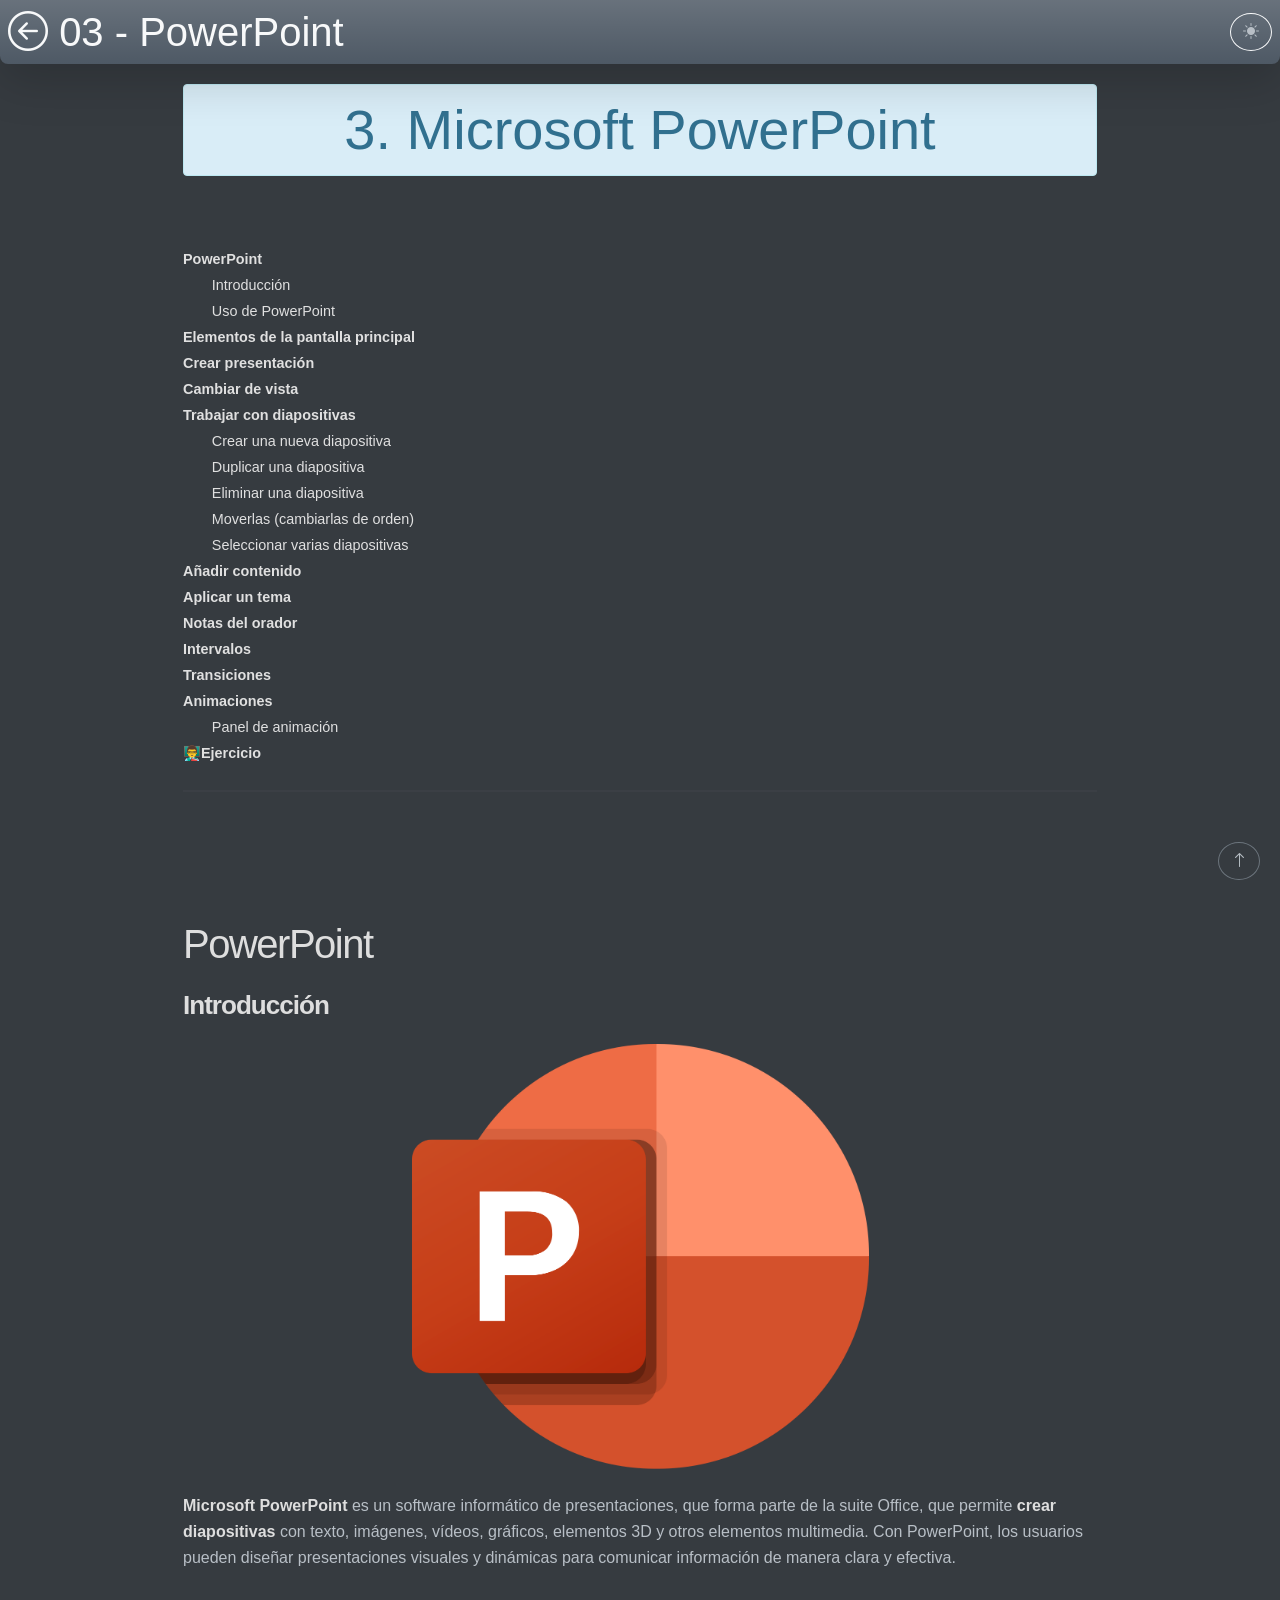
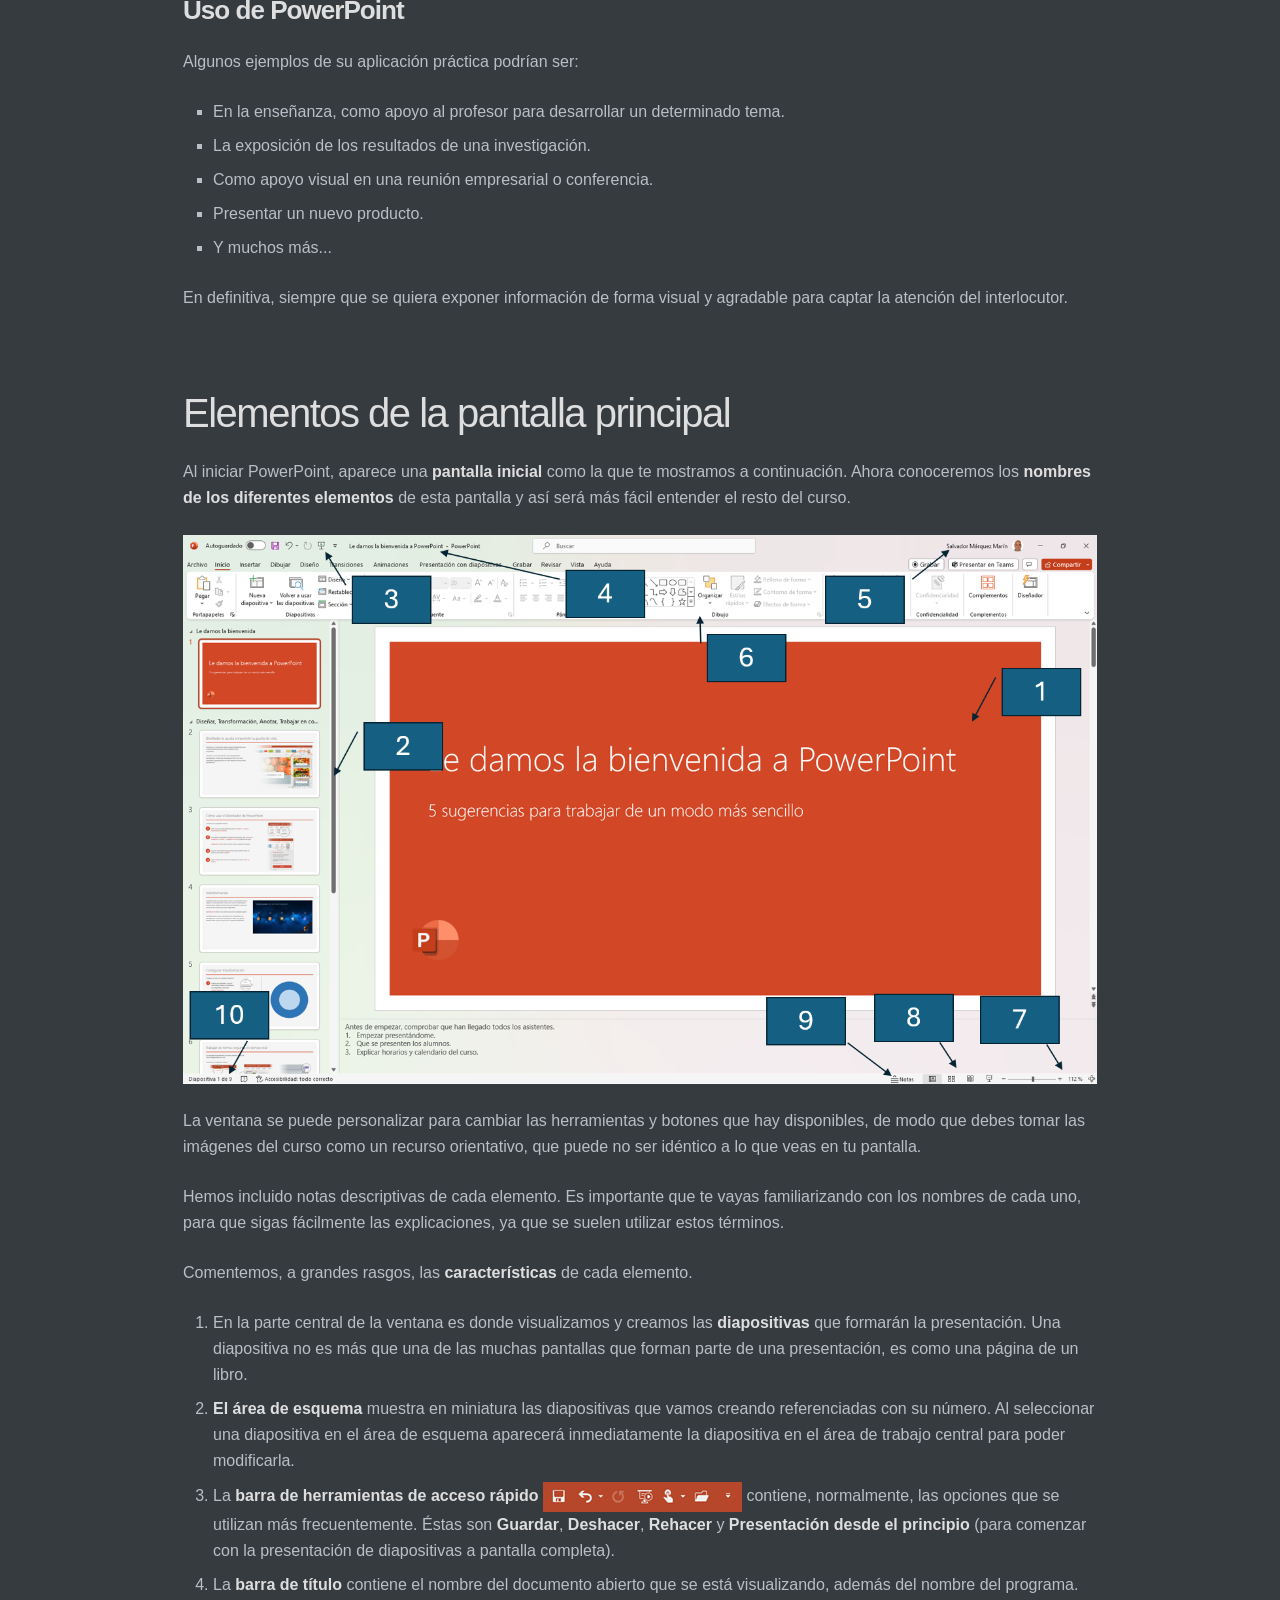
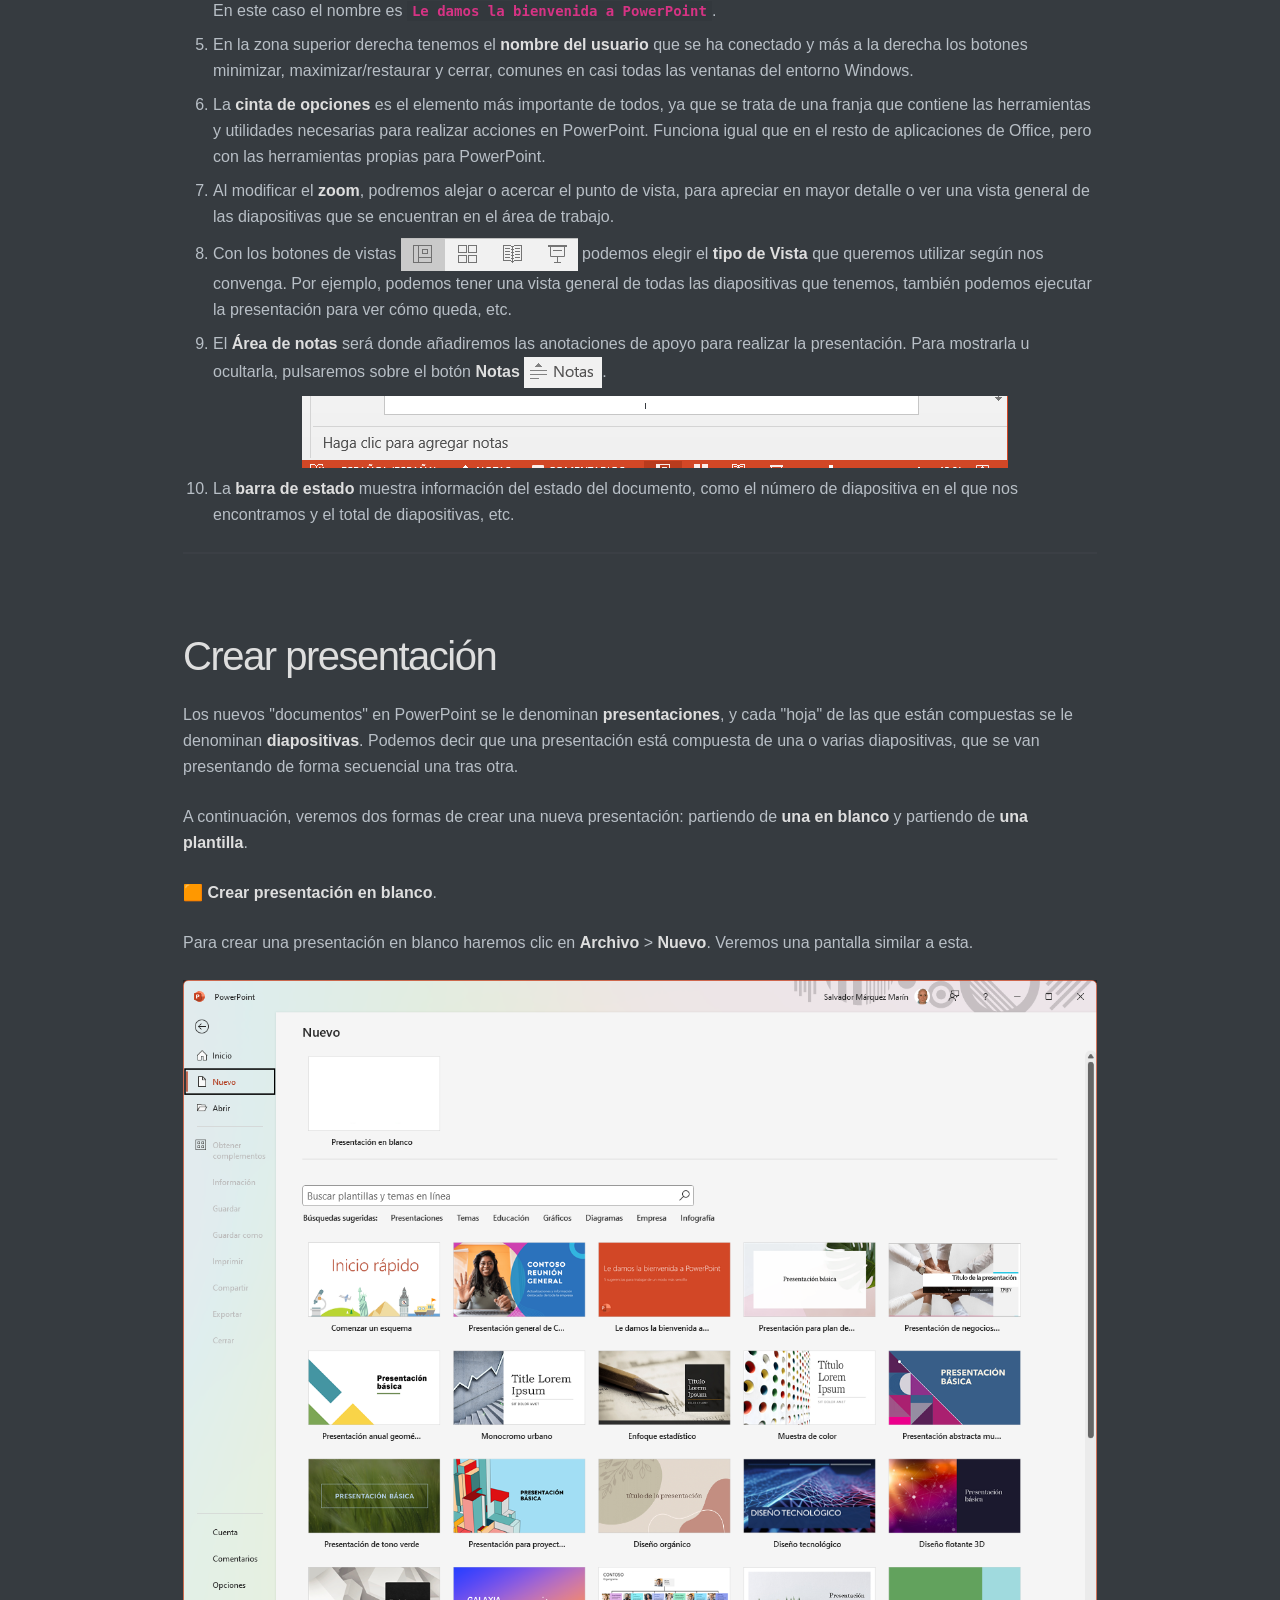
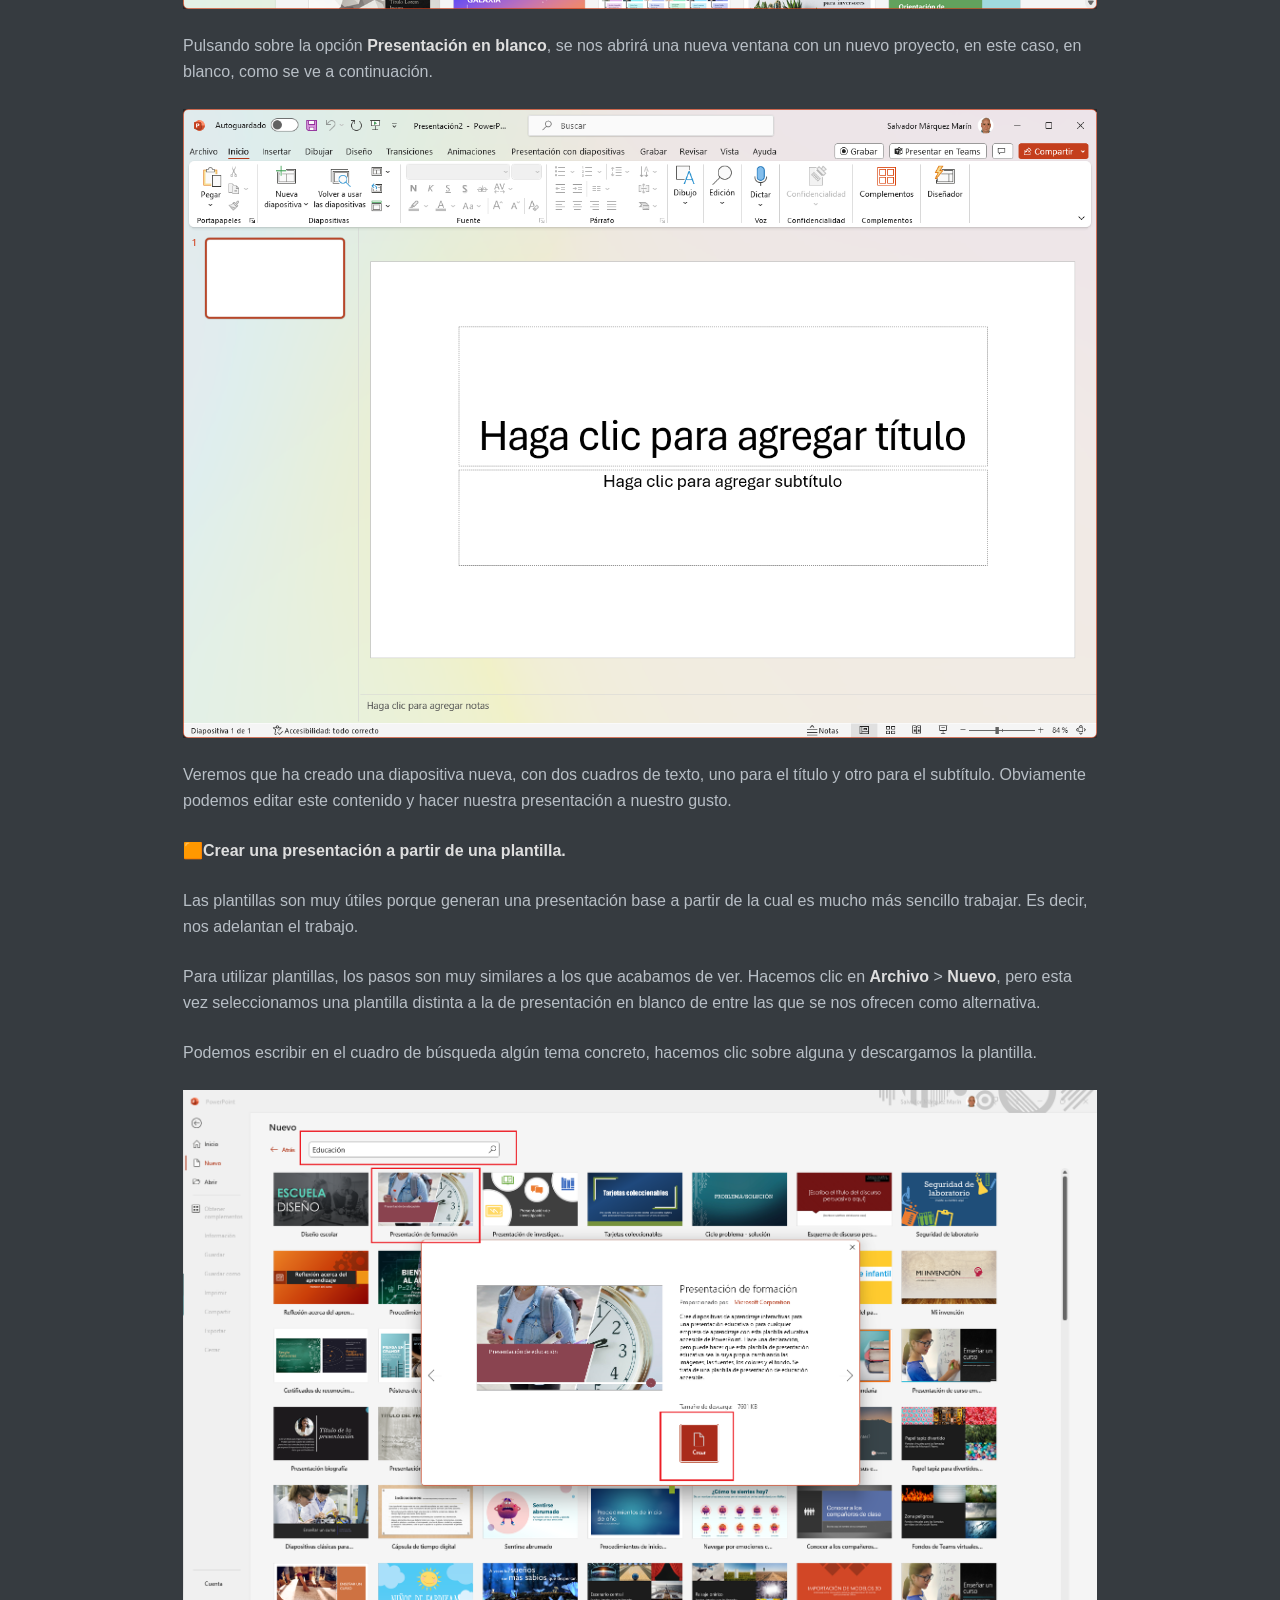
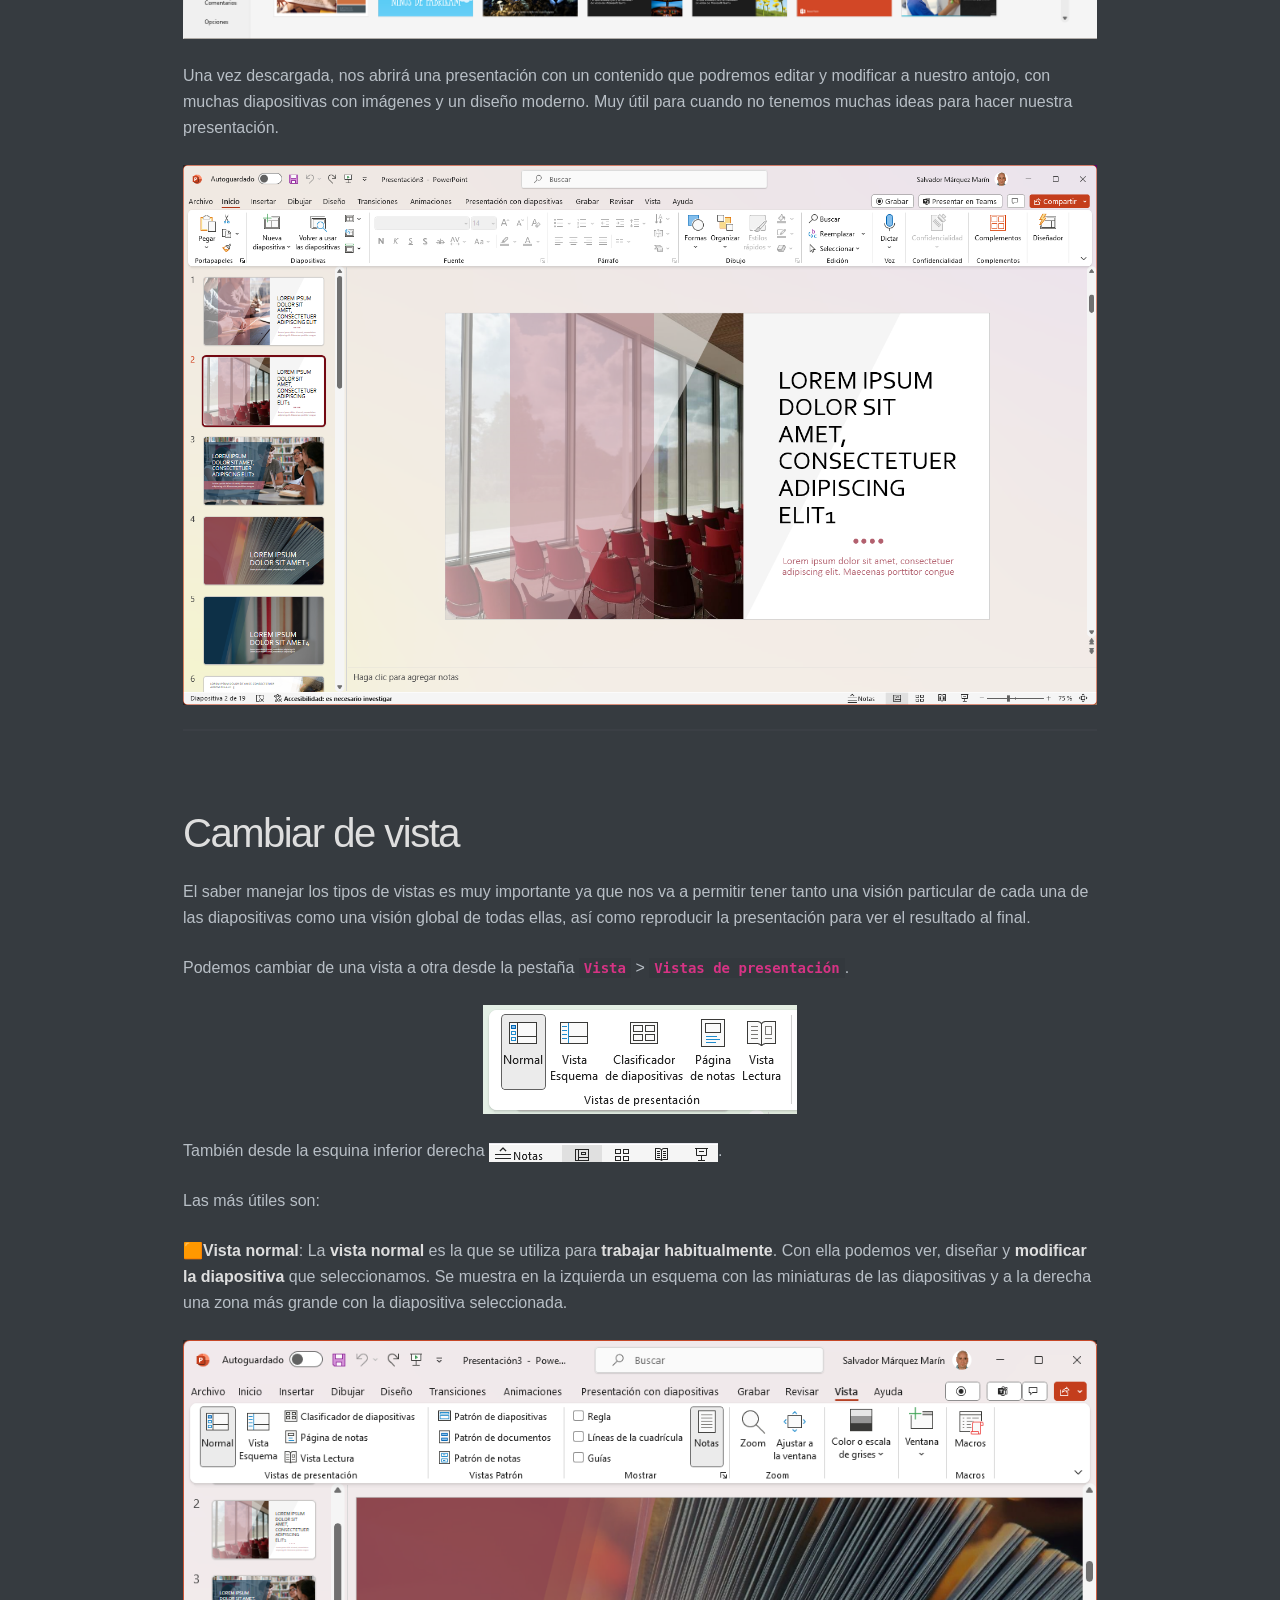
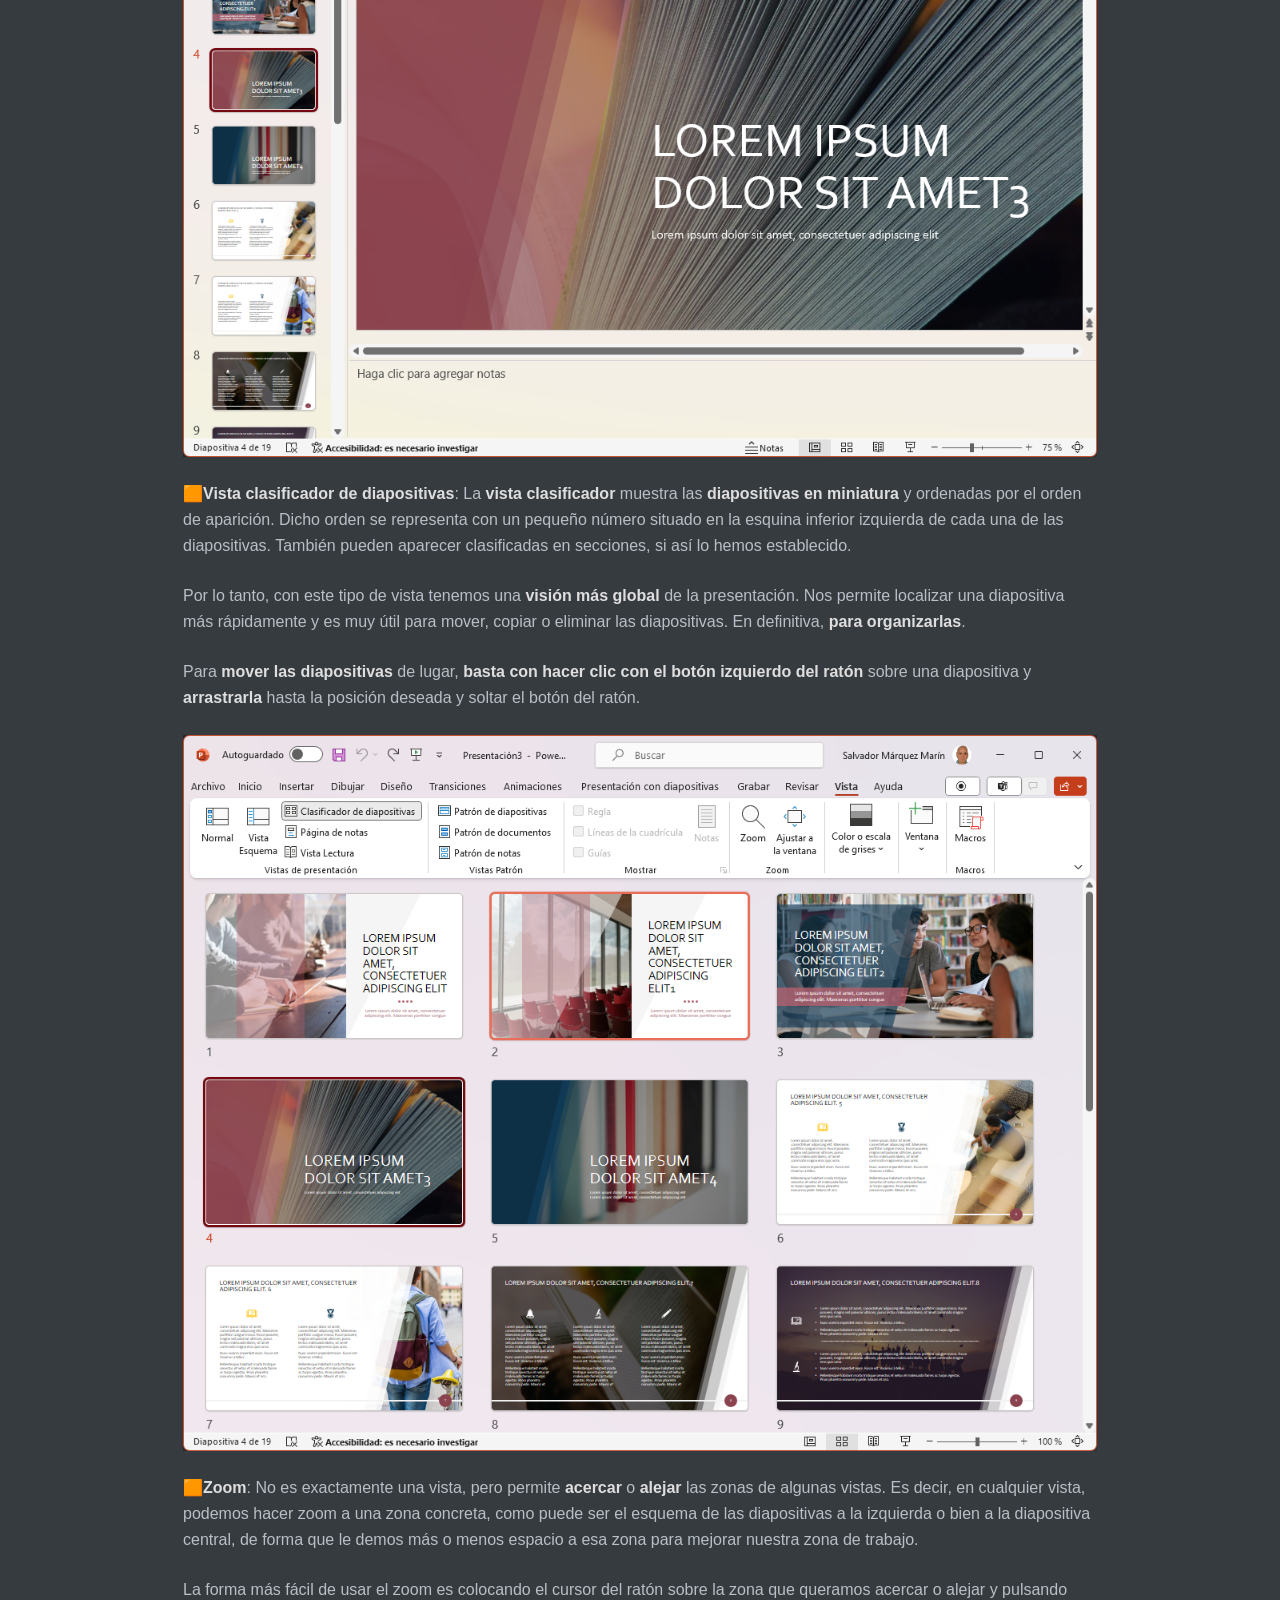
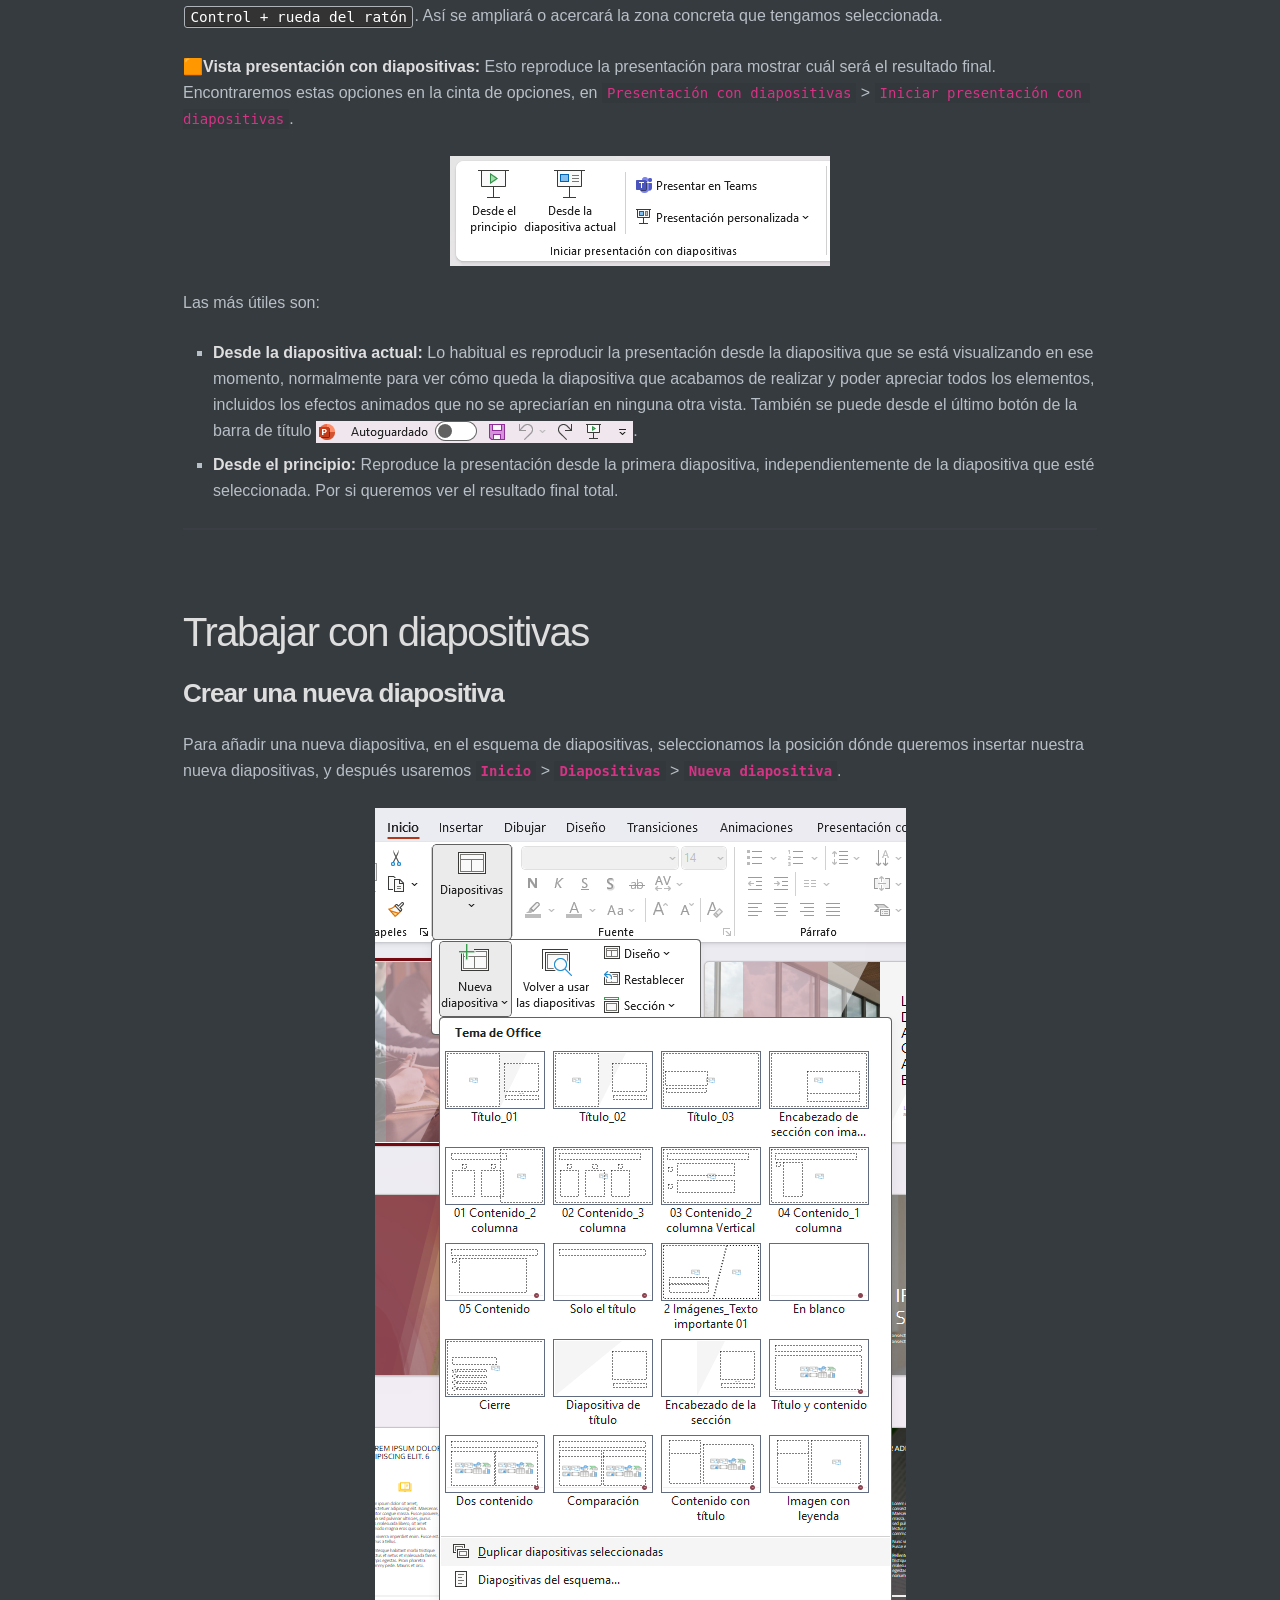
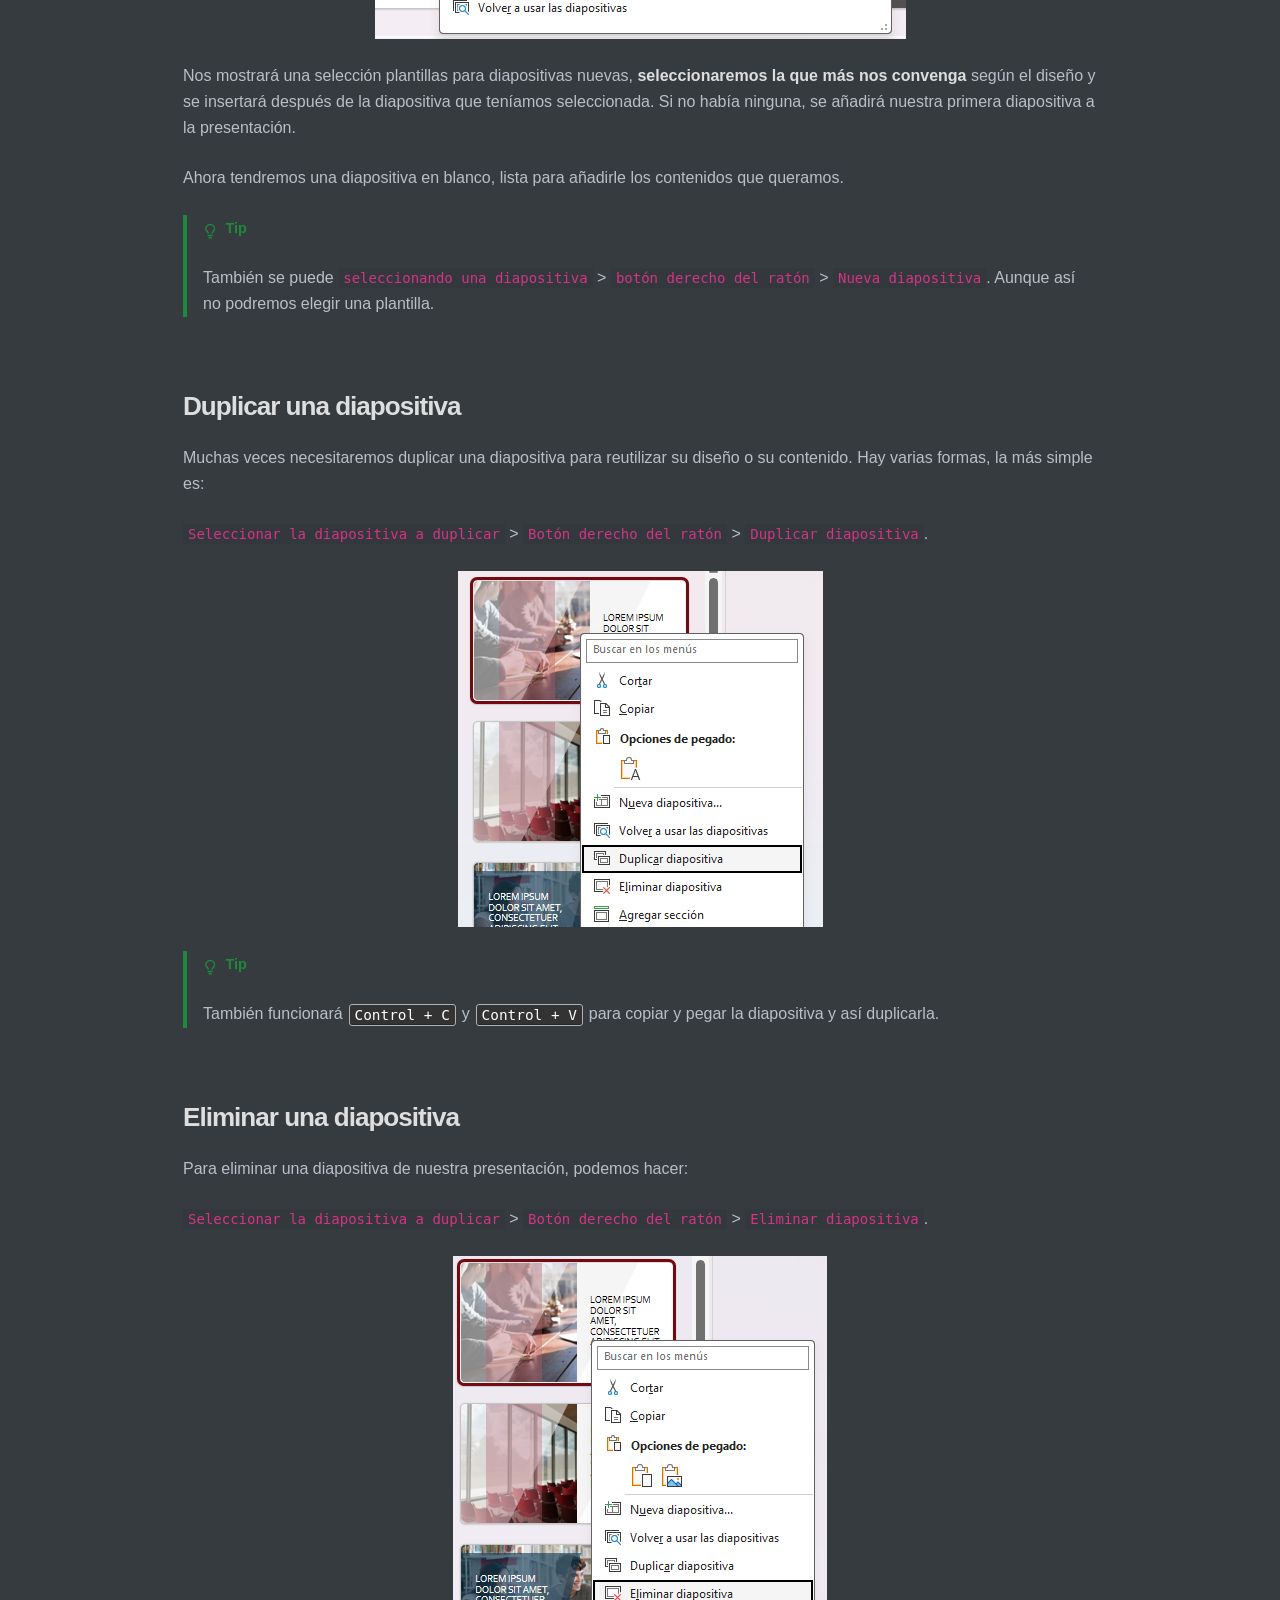
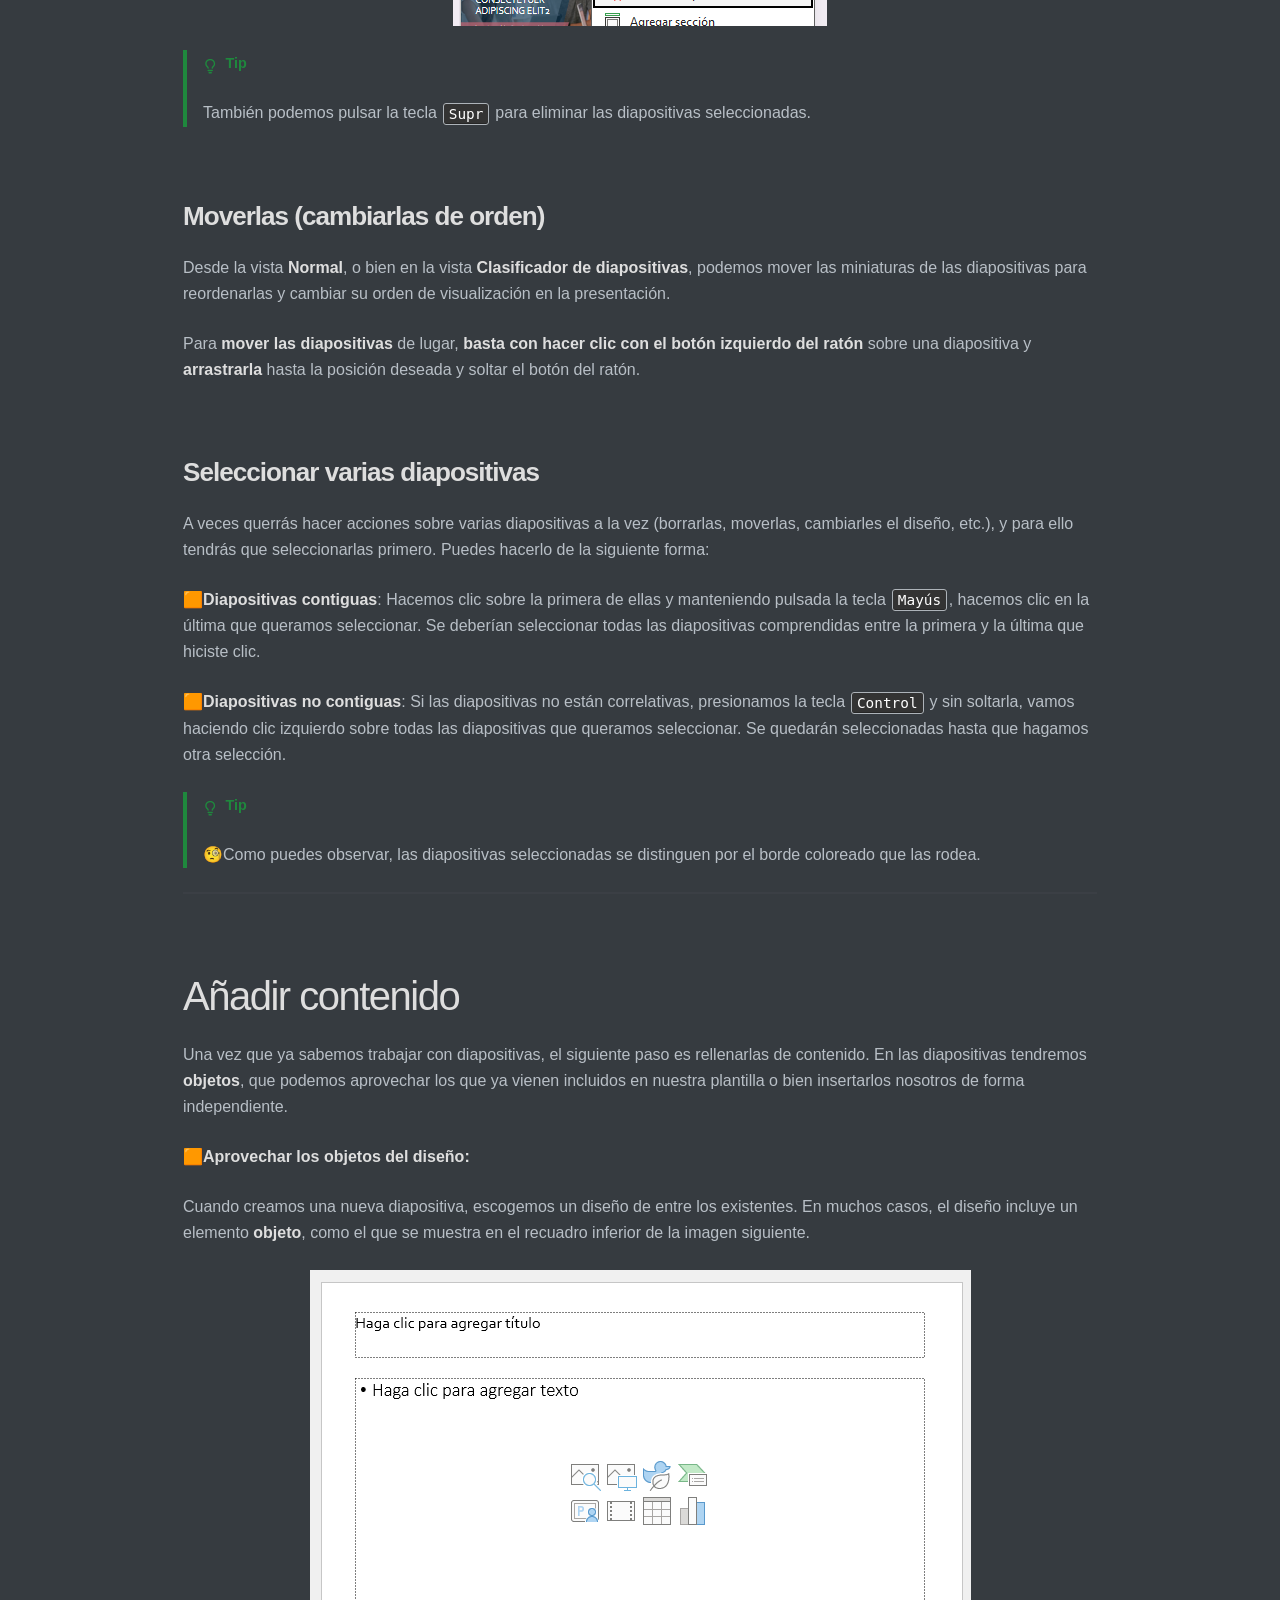
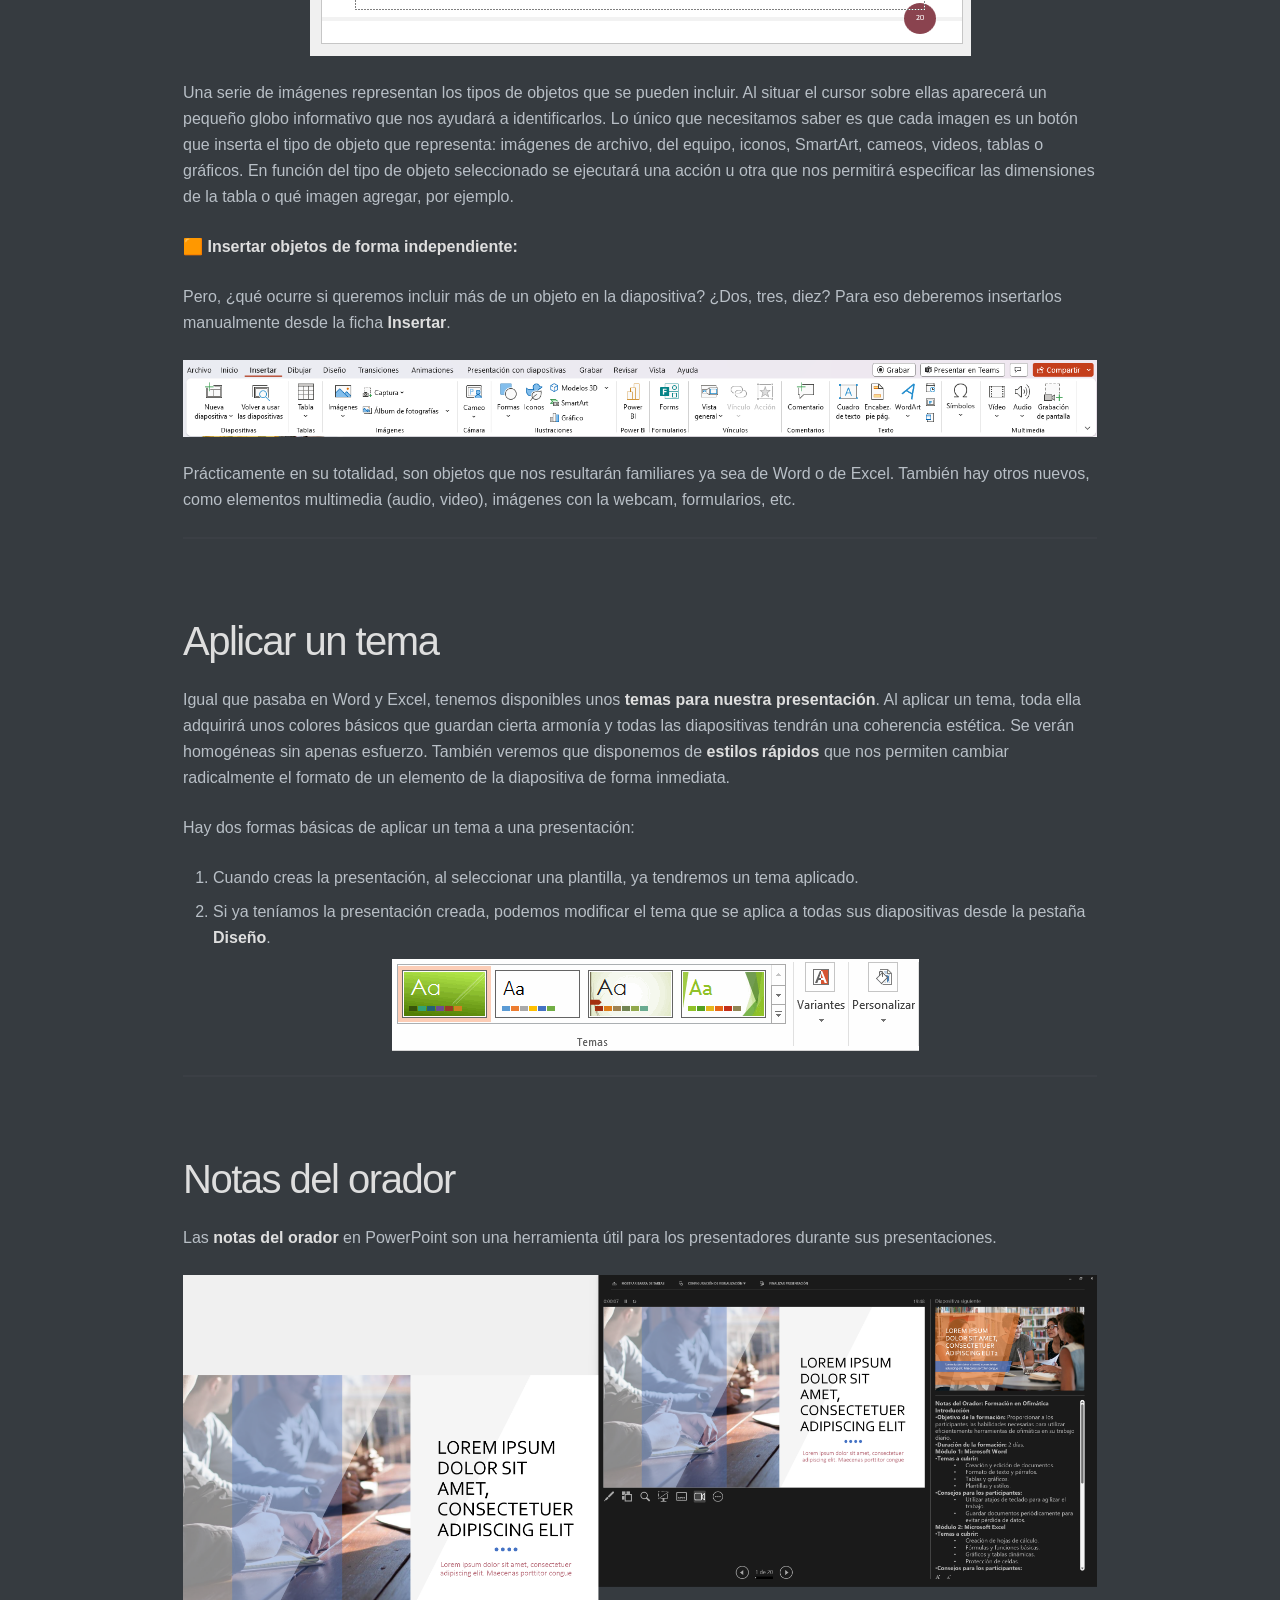
<file: 03-powerpoint.html>
<!doctype html>
<html>
<head>
<meta charset='UTF-8'>

<!-- Inicio trozo meta -->
<link href="https://cdn.jsdelivr.net/npm/bootstrap@5.3.3/dist/css/bootstrap.min.css" rel="stylesheet" integrity="sha384-QWTKZyjpPEjISv5WaRU9OFeRpok6YctnYmDr5pNlyT2bRjXh0JMhjY6hW+ALEwIH" crossorigin="anonymous"/>
<link href="https://cdn.jsdelivr.net/npm/bootstrap-icons@1.11.3/font/bootstrap-icons.min.css" rel="stylesheet" />
<link rel="stylesheet" href="css/estilos.css" id="css-base" />
<link rel="icon" type="image/png" sizes="64x64" href="img/assets/favicon.png" />
<meta name="theme-color" content="#4e5965">
<meta name="robots" content="noindex, nofollow">
<meta name="viewport" content="width=device-width, initial-scale=1">
<title>Temario Microsoft 365</title>
<!-- Fin trozo meta -->
<head>




<body class='typora-export os-windows'>

    <!-- Inicio Cabecera -->
	<header class="h1 fixed-top rounded-bottom-3 navegacion text-light p-2 text-start shadow-lg bg-gradient d-flex justify-content-between align-items-center">
        <div class="text-truncate">
            <a href="index.html" class="text-light" title="Volver al índice general"><i class="bi bi-arrow-left-circle"></i></a>
            <span>03 - PowerPoint</span>
        </div>
        <button id="tema" class="btn btn-light rounded-circle" onclick="cambiarTema()" title="Cambiar a modo claro">
            <i id="iconoTema" class="bi bi-brightness-high-fill"></i>
        </button>
    </header>
    <div id="top"></div>
    <!-- Fin Cabecera -->

    

    <div class='typora-export-content'>
<div id='write'  class=''><div style="padding: 2rem; margin-bottom: 20px; border: 1px solid transparent; border-radius: 4px; background-color: #d9edf7; border-color: #bce8f1; color: #31708f; text-align: center; font-size: 3.5rem">
  3. Microsoft PowerPoint
</div><p>&nbsp;</p><div class='md-toc' mdtype='toc'><p class="md-toc-content" role="list"><span role="listitem" class="md-toc-item md-toc-h1" data-ref="n7"><a class="md-toc-inner" href="#powerpoint">PowerPoint</a></span><span role="listitem" class="md-toc-item md-toc-h2" data-ref="n8"><a class="md-toc-inner" href="#introducción">Introducción</a></span><span role="listitem" class="md-toc-item md-toc-h2" data-ref="n11"><a class="md-toc-inner" href="#uso-de-powerpoint">Uso de PowerPoint</a></span><span role="listitem" class="md-toc-item md-toc-h1" data-ref="n25"><a class="md-toc-inner" href="#elementos-de-la-pantalla-principal">Elementos de la pantalla principal </a></span><span role="listitem" class="md-toc-item md-toc-h1" data-ref="n55"><a class="md-toc-inner" href="#crear-presentación">Crear presentación</a></span><span role="listitem" class="md-toc-item md-toc-h1" data-ref="n73"><a class="md-toc-inner" href="#cambiar-de-vista">Cambiar de vista</a></span><span role="listitem" class="md-toc-item md-toc-h1" data-ref="n97"><a class="md-toc-inner" href="#trabajar-con-diapositivas">Trabajar con diapositivas</a></span><span role="listitem" class="md-toc-item md-toc-h2" data-ref="n98"><a class="md-toc-inner" href="#crear-una-nueva-diapositiva">Crear una nueva diapositiva</a></span><span role="listitem" class="md-toc-item md-toc-h2" data-ref="n107"><a class="md-toc-inner" href="#duplicar-una-diapositiva">Duplicar una diapositiva</a></span><span role="listitem" class="md-toc-item md-toc-h2" data-ref="n115"><a class="md-toc-inner" href="#eliminar-una-diapositiva">Eliminar una diapositiva</a></span><span role="listitem" class="md-toc-item md-toc-h2" data-ref="n123"><a class="md-toc-inner" href="#moverlas-cambiarlas-de-orden">Moverlas (cambiarlas de orden)</a></span><span role="listitem" class="md-toc-item md-toc-h2" data-ref="n127"><a class="md-toc-inner" href="#seleccionar-varias-diapositivas">Seleccionar varias diapositivas</a></span><span role="listitem" class="md-toc-item md-toc-h1" data-ref="n136"><a class="md-toc-inner" href="#añadir-contenido">Añadir contenido</a></span><span role="listitem" class="md-toc-item md-toc-h1" data-ref="n148"><a class="md-toc-inner" href="#aplicar-un-tema">Aplicar un tema</a></span><span role="listitem" class="md-toc-item md-toc-h1" data-ref="n159"><a class="md-toc-inner" href="#notas-del-orador">Notas del orador</a></span><span role="listitem" class="md-toc-item md-toc-h1" data-ref="n195"><a class="md-toc-inner" href="#intervalos">Intervalos</a></span><span role="listitem" class="md-toc-item md-toc-h1" data-ref="n230"><a class="md-toc-inner" href="#transiciones">Transiciones</a></span><span role="listitem" class="md-toc-item md-toc-h1" data-ref="n255"><a class="md-toc-inner" href="#animaciones">Animaciones</a></span><span role="listitem" class="md-toc-item md-toc-h2" data-ref="n274"><a class="md-toc-inner" href="#panel-de-animación">Panel de animación</a></span><span role="listitem" class="md-toc-item md-toc-h1" data-ref="n288"><a class="md-toc-inner" href="#👨‍🏫ejercicio">👨‍🏫Ejercicio</a></span></p></div><hr /><p>&nbsp;</p><h1 id='powerpoint'><span>PowerPoint</span></h1><h2 id='introducción'><span>Introducción</span></h2><p><img src="img/03 - powerpoint/logo-powerpoint.png" alt="Logo PowerPoint" style="width:50%;" /></p><p><strong><span>Microsoft PowerPoint</span></strong><span> es un software informático de presentaciones, que forma parte de la suite Office, que permite </span><strong><span>crear diapositivas</span></strong><span> con texto, imágenes, vídeos, gráficos, elementos 3D y otros elementos multimedia. Con PowerPoint, los usuarios pueden diseñar presentaciones visuales y dinámicas para comunicar información de manera clara y efectiva.</span></p><h2 id='uso-de-powerpoint'><span>Uso de PowerPoint</span></h2><p><span>Algunos ejemplos de su aplicación práctica podrían ser:</span></p><ul><li><p><span>En la enseñanza, como apoyo al profesor para desarrollar un determinado tema.</span></p></li><li><p><span>La exposición de los resultados de una investigación.</span></p></li><li><p><span>Como apoyo visual en una reunión empresarial o conferencia.</span></p></li><li><p><span>Presentar un nuevo producto.</span></p></li><li><p><span>Y muchos más...</span></p></li></ul><p><span>En definitiva, siempre que se quiera exponer información de forma visual y agradable para captar la atención del interlocutor.</span></p><h1 id='elementos-de-la-pantalla-principal'><span>Elementos de la pantalla principal </span></h1><p><span>Al iniciar PowerPoint, aparece una </span><strong><span>pantalla inicial</span></strong><span> como la que te mostramos a continuación. Ahora conoceremos los </span><strong><span>nombres de los diferentes elementos</span></strong><span> de esta pantalla y así será más fácil entender el resto del curso.</span></p><p><img src="img/03 - powerpoint/image-20240507185809215.png" referrerpolicy="no-referrer" alt="image-20240507185809215"></p><p><span>La ventana se puede personalizar para cambiar las herramientas y botones que hay disponibles, de modo que debes tomar las imágenes del curso como un recurso orientativo, que puede no ser idéntico a lo que veas en tu pantalla.</span></p><p><span>Hemos incluido notas descriptivas de cada elemento. Es importante que te vayas familiarizando con los nombres de cada uno, para que sigas fácilmente las explicaciones, ya que se suelen utilizar estos términos.</span></p><p><span>Comentemos, a grandes rasgos, las </span><strong><span>características</span></strong><span> de cada elemento.</span></p><ol start='' ><li><p><span>En la parte central de la ventana es donde visualizamos y creamos las </span><strong><span>diapositivas</span></strong><span> que formarán la presentación. Una diapositiva no es más que una de las muchas pantallas que forman parte de una presentación, es como una página de un libro.</span></p></li><li><p><strong><span>El área de esquema</span></strong><span> muestra en miniatura las diapositivas que vamos creando referenciadas con su número. Al seleccionar una diapositiva en el área de esquema aparecerá inmediatamente la diapositiva en el área de trabajo central para poder modificarla.</span></p></li><li><p><span>La </span><strong><span>barra de herramientas de acceso rápido</span></strong><span> </span><img src="img/03 - powerpoint/barra_acceso_rapido_2016.png" referrerpolicy="no-referrer" alt="barra acceso rápido"><span> contiene, normalmente, las opciones que se utilizan más frecuentemente. Éstas son </span><strong><span>Guardar</span></strong><span>, </span><strong><span>Deshacer</span></strong><span>, </span><strong><span>Rehacer</span></strong><span> y </span><strong><span>Presentación desde el principio</span></strong><span> (para comenzar con la presentación de diapositivas a pantalla completa). </span></p></li><li><p><span>La </span><strong><span>barra de título</span></strong><span> contiene el nombre del documento abierto que se está visualizando, además del nombre del programa. En este caso el nombre es </span><strong><code>Le damos la bienvenida a PowerPoint</code></strong><span>.</span></p></li><li><p><span>En la zona superior derecha tenemos el </span><strong><span>nombre del usuario</span></strong><span> que se ha conectado y más a la derecha los botones minimizar, maximizar/restaurar y cerrar, comunes en casi todas las ventanas del entorno Windows.</span></p></li><li><p><span>La </span><strong><span>cinta de opciones</span></strong><span> es el elemento más importante de todos, ya que se trata de una franja que contiene las herramientas y utilidades necesarias para realizar acciones en PowerPoint. Funciona igual que en el resto de aplicaciones de Office, pero con las herramientas propias para PowerPoint.</span></p></li><li><p><span>Al modificar el </span><strong><span>zoom</span></strong><span>, podremos alejar o acercar el punto de vista, para apreciar en mayor detalle o ver una vista general de las diapositivas que se encuentran en el área de trabajo.</span></p></li><li><p><span>Con los botones de vistas </span><img src="img/03 - powerpoint/botones_vista_2016.png" referrerpolicy="no-referrer" alt="img"><span> podemos elegir el </span><strong><span>tipo de Vista</span></strong><span> que queremos utilizar según nos convenga. Por ejemplo, podemos tener una vista general de todas las diapositivas que tenemos, también podemos ejecutar la presentación para ver cómo queda, etc.</span></p></li><li><p><span>El </span><strong><span>Área de notas</span></strong><span> será donde añadiremos las anotaciones de apoyo para realizar la presentación. Para mostrarla u ocultarla, pulsaremos sobre el botón </span><strong><span>Notas</span></strong><span> </span><img src="img/03 - powerpoint/icono_notas_2016.png" referrerpolicy="no-referrer" alt="icono notas"><span>.</span></p><p><img src="img/03 - powerpoint/area_notas_powerpoint_2013.gif" referrerpolicy="no-referrer" alt="img"></p></li><li><p><span>La </span><strong><span>barra de estado</span></strong><span> muestra información del estado del documento, como el número de diapositiva en el que nos encontramos y el total de diapositivas, etc.</span></p></li></ol><hr /><div style="page-break-after: always;"></div><h1 id='crear-presentación'><span>Crear presentación</span></h1><p><span>Los nuevos &quot;documentos&quot; en PowerPoint se le denominan </span><strong><span>presentaciones</span></strong><span>, y cada &quot;hoja&quot; de las que están compuestas se le denominan </span><strong><span>diapositivas</span></strong><span>. Podemos decir que una presentación está compuesta de una o varias diapositivas, que se van presentando de forma secuencial una tras otra.</span></p><p><span>A continuación, veremos dos formas de crear una nueva presentación: partiendo de </span><strong><span>una en blanco</span></strong><span> y partiendo de </span><strong><span>una plantilla</span></strong><span>.</span></p><p><span>🟧 </span><strong><span>Crear presentación en blanco</span></strong><span>.</span></p><p><span>Para crear una presentación en blanco haremos clic en </span><strong><span>Archivo</span></strong><span> &gt; </span><strong><span>Nuevo</span></strong><span>. Veremos una pantalla similar a esta.</span></p><p><img src="img/03 - powerpoint/image-20240507191735007.png" referrerpolicy="no-referrer" alt="image-20240507191735007"></p><p><span>Pulsando sobre la opción </span><strong><span>Presentación en blanco</span></strong><span>, se nos abrirá una nueva ventana con un nuevo proyecto, en este caso, en blanco, como se ve a continuación.</span></p><p><img src="img/03 - powerpoint/image-20240507191831005.png" referrerpolicy="no-referrer" alt="image-20240507191831005"></p><p><span>Veremos que ha creado una diapositiva nueva, con dos cuadros de texto, uno para el título y otro para el subtítulo. Obviamente podemos editar este contenido y hacer nuestra presentación a nuestro gusto.</span></p><p><span>🟧</span><strong><span>Crear una presentación a partir de una plantilla.</span></strong></p><p><span>Las plantillas son muy útiles porque generan una presentación base a partir de la cual es mucho más sencillo trabajar. Es decir, nos adelantan el trabajo.</span></p><p><span>Para utilizar plantillas, los pasos son muy similares a los que acabamos de ver. Hacemos clic en </span><strong><span>Archivo</span></strong><span> &gt; </span><strong><span>Nuevo</span></strong><span>, pero esta vez seleccionamos una plantilla distinta a la de presentación en blanco de entre las que se nos ofrecen como alternativa. </span></p><p><span>Podemos escribir en el cuadro de búsqueda algún tema concreto, hacemos clic sobre alguna y descargamos la plantilla.</span></p><p><img src="img/03 - powerpoint/image-20240507194318494.png" referrerpolicy="no-referrer" alt="image-20240507194318494"></p><p><span>Una vez descargada, nos abrirá una presentación con un contenido que podremos editar y modificar a nuestro antojo, con muchas diapositivas con imágenes y un diseño moderno. Muy útil para cuando no tenemos muchas ideas para hacer nuestra presentación.</span></p><p><img src="img/03 - powerpoint/image-20240507200207064.png" referrerpolicy="no-referrer" alt="image-20240507200207064"></p><hr /><div style="page-break-after: always;"></div><h1 id='cambiar-de-vista'><span>Cambiar de vista</span></h1><p><span>El saber manejar los tipos de vistas es muy importante ya que nos va a permitir tener tanto una visión particular de cada una de las diapositivas como una visión global de todas ellas, así como reproducir la presentación para ver el resultado al final.</span></p><p><span>Podemos cambiar de una vista a otra desde la pestaña </span><strong><code>Vista</code></strong><span> &gt; </span><strong><code>Vistas de presentación</code></strong><span>. </span></p><p><img src="img/03 - powerpoint/image-20240507201535742.png" referrerpolicy="no-referrer" alt="image-20240507201535742"></p><p><span>También desde la esquina inferior derecha </span><img src="img/03 - powerpoint/image-20240507201500070.png" referrerpolicy="no-referrer" alt="image-20240507201500070"><span>.</span></p><p><span>Las más útiles son:</span></p><p><span>🟧</span><strong><span>Vista normal</span></strong><span>: La </span><strong><span>vista normal</span></strong><span> es la que se utiliza para </span><strong><span>trabajar habitualmente</span></strong><span>. Con ella podemos ver, diseñar y </span><strong><span>modificar la diapositiva</span></strong><span> que seleccionamos. Se muestra en la izquierda un esquema con las miniaturas de las diapositivas y a la derecha una zona más grande con la diapositiva seleccionada.</span></p><p><img src="img/03 - powerpoint/image-20240507201820256.png" referrerpolicy="no-referrer" alt="image-20240507201820256"></p><p><span>🟧</span><strong><span>Vista clasificador de diapositivas</span></strong><span>: La </span><strong><span>vista clasificador</span></strong><span> muestra las </span><strong><span>diapositivas en miniatura</span></strong><span> y ordenadas por el orden de aparición. Dicho orden se representa con un pequeño número situado en la esquina inferior izquierda de cada una de las diapositivas. También pueden aparecer clasificadas en secciones, si así lo hemos establecido.</span></p><p><span>Por lo tanto, con este tipo de vista tenemos una </span><strong><span>visión más global</span></strong><span> de la presentación. Nos permite localizar una diapositiva más rápidamente y es muy útil para mover, copiar o eliminar las diapositivas. En definitiva, </span><strong><span>para organizarlas</span></strong><span>.</span></p><p><span>Para </span><strong><span>mover las diapositivas</span></strong><span> de lugar, </span><strong><span>basta con hacer clic con el botón izquierdo del ratón</span></strong><span> sobre una diapositiva y </span><strong><span>arrastrarla</span></strong><span> hasta la posición deseada y soltar el botón del ratón. </span></p><p><img src="img/03 - powerpoint/image-20240507202006211.png" referrerpolicy="no-referrer" alt="image-20240507202006211"></p><p><span>🟧</span><strong><span>Zoom</span></strong><span>: No es exactamente una vista, pero permite </span><strong><span>acercar</span></strong><span> o </span><strong><span>alejar</span></strong><span> las zonas de algunas vistas. Es decir, en cualquier vista, podemos hacer zoom a una zona concreta, como puede ser el esquema de las diapositivas a la izquierda o bien a la diapositiva central, de forma que le demos más o menos espacio a esa zona para mejorar nuestra zona de trabajo. </span></p><p><span>La forma más fácil de usar el zoom es colocando el cursor del ratón sobre la zona que queramos acercar o alejar y pulsando </span><kbd><span>Control + rueda del ratón</span></kbd><span>. Así se ampliará o acercará la zona concreta que tengamos seleccionada.</span></p><p><span>🟧</span><strong><span>Vista presentación con diapositivas:</span></strong><span> Esto reproduce la presentación para mostrar cuál será el resultado final. Encontraremos estas opciones en la cinta de opciones, en </span><code>Presentación con diapositivas</code><span> &gt; </span><code>Iniciar presentación con diapositivas</code><span>. </span></p><p><img src="img/03 - powerpoint/image-20240507203113818.png" referrerpolicy="no-referrer" alt="image-20240507203113818"></p><p><span>Las más útiles son:</span></p><ul><li><p><strong><span>Desde la diapositiva actual:</span></strong><span> Lo habitual es reproducir la presentación desde la diapositiva que se está visualizando en ese momento, normalmente para ver cómo queda la diapositiva que acabamos de realizar y poder apreciar todos los elementos, incluidos los efectos animados que no se apreciarían en ninguna otra vista. También se puede desde el último botón de la barra de título </span><img src="img/03 - powerpoint/image-20240507203022099.png" referrerpolicy="no-referrer" alt="image-20240507203022099"><span>.</span></p></li><li><p><strong><span>Desde el principio:</span></strong><span> Reproduce la presentación desde la primera diapositiva, independientemente de la diapositiva que esté seleccionada. Por si queremos ver el resultado final total.</span></p></li></ul><hr /><div style="page-break-after: always;"></div><h1 id='trabajar-con-diapositivas'><span>Trabajar con diapositivas</span></h1><h2 id='crear-una-nueva-diapositiva'><span>Crear una nueva diapositiva</span></h2><p><span>Para añadir una nueva diapositiva, en el esquema de diapositivas, seleccionamos la posición dónde queremos insertar nuestra nueva diapositivas, y después usaremos </span><strong><code>Inicio</code></strong><span> &gt; </span><strong><code>Diapositivas</code></strong><span> &gt; </span><strong><code>Nueva diapositiva</code></strong><span>.</span></p><p><img src="img/03 - powerpoint/image-20240508180419702.png" referrerpolicy="no-referrer" alt="image-20240508180419702"></p><p><span>Nos mostrará una selección plantillas para diapositivas nuevas, </span><strong><span>seleccionaremos la que más nos convenga</span></strong><span> según el diseño y se insertará después de la diapositiva que teníamos seleccionada. Si no había ninguna, se añadirá nuestra primera diapositiva a la presentación.</span></p><p><span>Ahora tendremos una diapositiva en blanco, lista para añadirle los contenidos que queramos.</span></p><div class="md-alert md-alert-tip tip"><p><span class='md-alert-text md-alert-text-tip'><svg viewBox="0 0 16 16" version="1.1" width="1em" height="1em" aria-hidden="true"><path d="M8 1.5c-2.363 0-4 1.69-4 3.75 0 .984.424 1.625.984 2.304l.214.253c.223.264.47.556.673.848.284.411.537.896.621 1.49a.75.75 0 0 1-1.484.211c-.04-.282-.163-.547-.37-.847a8.456 8.456 0 0 0-.542-.68c-.084-.1-.173-.205-.268-.32C3.201 7.75 2.5 6.766 2.5 5.25 2.5 2.31 4.863 0 8 0s5.5 2.31 5.5 5.25c0 1.516-.701 2.5-1.328 3.259-.095.115-.184.22-.268.319-.207.245-.383.453-.541.681-.208.3-.33.565-.37.847a.751.751 0 0 1-1.485-.212c.084-.593.337-1.078.621-1.489.203-.292.45-.584.673-.848.075-.088.147-.173.213-.253.561-.679.985-1.32.985-2.304 0-2.06-1.637-3.75-4-3.75ZM5.75 12h4.5a.75.75 0 0 1 0 1.5h-4.5a.75.75 0 0 1 0-1.5ZM6 15.25a.75.75 0 0 1 .75-.75h2.5a.75.75 0 0 1 0 1.5h-2.5a.75.75 0 0 1-.75-.75Z"></path></svg>Tip</span><br></p><p><span>También se puede </span><code>seleccionando una diapositiva</code><span> &gt; </span><code>botón derecho del ratón</code><span> &gt; </span><code>Nueva diapositiva</code><span>. Aunque así no podremos elegir una plantilla.</span></p></div><p>&nbsp;</p><h2 id='duplicar-una-diapositiva'><span>Duplicar una diapositiva</span></h2><p><span>Muchas veces necesitaremos duplicar una diapositiva para reutilizar su diseño o su contenido. Hay varias formas, la más simple es:</span></p><p><code>Seleccionar la diapositiva a duplicar</code><span> &gt; </span><code>Botón derecho del ratón</code><span> &gt; </span><code>Duplicar diapositiva</code><span>.</span></p><p><img src="img/03 - powerpoint/image-20240508183557614.png" referrerpolicy="no-referrer" alt="image-20240508183557614"></p><div class="md-alert md-alert-tip tip"><p><span class='md-alert-text md-alert-text-tip'><svg viewBox="0 0 16 16" version="1.1" width="1em" height="1em" aria-hidden="true"><path d="M8 1.5c-2.363 0-4 1.69-4 3.75 0 .984.424 1.625.984 2.304l.214.253c.223.264.47.556.673.848.284.411.537.896.621 1.49a.75.75 0 0 1-1.484.211c-.04-.282-.163-.547-.37-.847a8.456 8.456 0 0 0-.542-.68c-.084-.1-.173-.205-.268-.32C3.201 7.75 2.5 6.766 2.5 5.25 2.5 2.31 4.863 0 8 0s5.5 2.31 5.5 5.25c0 1.516-.701 2.5-1.328 3.259-.095.115-.184.22-.268.319-.207.245-.383.453-.541.681-.208.3-.33.565-.37.847a.751.751 0 0 1-1.485-.212c.084-.593.337-1.078.621-1.489.203-.292.45-.584.673-.848.075-.088.147-.173.213-.253.561-.679.985-1.32.985-2.304 0-2.06-1.637-3.75-4-3.75ZM5.75 12h4.5a.75.75 0 0 1 0 1.5h-4.5a.75.75 0 0 1 0-1.5ZM6 15.25a.75.75 0 0 1 .75-.75h2.5a.75.75 0 0 1 0 1.5h-2.5a.75.75 0 0 1-.75-.75Z"></path></svg>Tip</span><br></p><p><span>También funcionará </span><kbd><span>Control + C</span></kbd><span> y </span><kbd><span>Control + V</span></kbd><span> para copiar y pegar la diapositiva y así duplicarla.</span></p></div><p>&nbsp;</p><h2 id='eliminar-una-diapositiva'><span>Eliminar una diapositiva</span></h2><p><span>Para eliminar una diapositiva de nuestra presentación, podemos hacer:</span></p><p><code>Seleccionar la diapositiva a duplicar</code><span> &gt; </span><code>Botón derecho del ratón</code><span> &gt; </span><code>Eliminar diapositiva</code><span>.</span></p><p><img src="img/03 - powerpoint/image-20240508183620605.png" referrerpolicy="no-referrer" alt="image-20240508183620605"></p><div class="md-alert md-alert-tip tip"><p><span class='md-alert-text md-alert-text-tip'><svg viewBox="0 0 16 16" version="1.1" width="1em" height="1em" aria-hidden="true"><path d="M8 1.5c-2.363 0-4 1.69-4 3.75 0 .984.424 1.625.984 2.304l.214.253c.223.264.47.556.673.848.284.411.537.896.621 1.49a.75.75 0 0 1-1.484.211c-.04-.282-.163-.547-.37-.847a8.456 8.456 0 0 0-.542-.68c-.084-.1-.173-.205-.268-.32C3.201 7.75 2.5 6.766 2.5 5.25 2.5 2.31 4.863 0 8 0s5.5 2.31 5.5 5.25c0 1.516-.701 2.5-1.328 3.259-.095.115-.184.22-.268.319-.207.245-.383.453-.541.681-.208.3-.33.565-.37.847a.751.751 0 0 1-1.485-.212c.084-.593.337-1.078.621-1.489.203-.292.45-.584.673-.848.075-.088.147-.173.213-.253.561-.679.985-1.32.985-2.304 0-2.06-1.637-3.75-4-3.75ZM5.75 12h4.5a.75.75 0 0 1 0 1.5h-4.5a.75.75 0 0 1 0-1.5ZM6 15.25a.75.75 0 0 1 .75-.75h2.5a.75.75 0 0 1 0 1.5h-2.5a.75.75 0 0 1-.75-.75Z"></path></svg>Tip</span><br></p><p><span>También podemos pulsar la tecla </span><kbd><span>Supr</span></kbd><span> para eliminar las diapositivas seleccionadas.</span></p></div><p>&nbsp;</p><h2 id='moverlas-cambiarlas-de-orden'><span>Moverlas (cambiarlas de orden)</span></h2><p><span>Desde la vista </span><strong><span>Normal</span></strong><span>, o bien en la vista </span><strong><span>Clasificador de diapositivas</span></strong><span>, podemos mover las miniaturas de las diapositivas para reordenarlas y cambiar su orden de visualización en la presentación.</span></p><p><span>Para </span><strong><span>mover las diapositivas</span></strong><span> de lugar, </span><strong><span>basta con hacer clic con el botón izquierdo del ratón</span></strong><span> sobre una diapositiva y </span><strong><span>arrastrarla</span></strong><span> hasta la posición deseada y soltar el botón del ratón. </span></p><p>&nbsp;</p><h2 id='seleccionar-varias-diapositivas'><span>Seleccionar varias diapositivas</span></h2><p><span>A veces querrás hacer acciones sobre varias diapositivas a la vez (borrarlas, moverlas, cambiarles el diseño, etc.), y para ello tendrás que seleccionarlas primero. Puedes hacerlo de la siguiente forma:</span></p><p><span>🟧</span><strong><span>Diapositivas contiguas</span></strong><span>: Hacemos clic sobre la primera de ellas y manteniendo pulsada la tecla </span><kbd><span>Mayús</span></kbd><span>, hacemos clic en la última que queramos seleccionar. Se deberían seleccionar todas las diapositivas comprendidas entre la primera y la última que hiciste clic.</span></p><p><span>🟧</span><strong><span>Diapositivas no contiguas</span></strong><span>: Si las diapositivas no están correlativas, presionamos la tecla </span><kbd><span>Control</span></kbd><span> y sin soltarla, vamos haciendo clic izquierdo sobre todas las diapositivas que queramos seleccionar. Se quedarán seleccionadas hasta que hagamos otra selección. </span></p><div class="md-alert md-alert-tip tip"><p><span class='md-alert-text md-alert-text-tip'><svg viewBox="0 0 16 16" version="1.1" width="1em" height="1em" aria-hidden="true"><path d="M8 1.5c-2.363 0-4 1.69-4 3.75 0 .984.424 1.625.984 2.304l.214.253c.223.264.47.556.673.848.284.411.537.896.621 1.49a.75.75 0 0 1-1.484.211c-.04-.282-.163-.547-.37-.847a8.456 8.456 0 0 0-.542-.68c-.084-.1-.173-.205-.268-.32C3.201 7.75 2.5 6.766 2.5 5.25 2.5 2.31 4.863 0 8 0s5.5 2.31 5.5 5.25c0 1.516-.701 2.5-1.328 3.259-.095.115-.184.22-.268.319-.207.245-.383.453-.541.681-.208.3-.33.565-.37.847a.751.751 0 0 1-1.485-.212c.084-.593.337-1.078.621-1.489.203-.292.45-.584.673-.848.075-.088.147-.173.213-.253.561-.679.985-1.32.985-2.304 0-2.06-1.637-3.75-4-3.75ZM5.75 12h4.5a.75.75 0 0 1 0 1.5h-4.5a.75.75 0 0 1 0-1.5ZM6 15.25a.75.75 0 0 1 .75-.75h2.5a.75.75 0 0 1 0 1.5h-2.5a.75.75 0 0 1-.75-.75Z"></path></svg>Tip</span><br></p><p><span>🧐Como puedes observar, las diapositivas seleccionadas se distinguen por el borde coloreado que las rodea.</span></p></div><hr /><div style="page-break-after: always;"></div><h1 id='añadir-contenido'><span>Añadir contenido</span></h1><p><span>Una vez que ya sabemos trabajar con diapositivas, el siguiente paso es rellenarlas de contenido. En las diapositivas tendremos </span><strong><span>objetos</span></strong><span>, que podemos aprovechar los que ya vienen incluidos en nuestra plantilla o bien insertarlos nosotros de forma independiente.</span></p><p><span>🟧</span><strong><span>Aprovechar los objetos del diseño:</span></strong></p><p><span>Cuando creamos una nueva diapositiva, escogemos un diseño de entre los existentes. En muchos casos, el diseño incluye un elemento </span><strong><span>objeto</span></strong><span>, como el que se muestra en el recuadro inferior de la imagen siguiente.</span></p><p><img src="img/03 - powerpoint/image-20240508190226640.png" referrerpolicy="no-referrer" alt="image-20240508190226640"></p><p><span>Una serie de imágenes representan los tipos de objetos que se pueden incluir. Al situar el cursor sobre ellas aparecerá un pequeño globo informativo que nos ayudará a identificarlos. Lo único que necesitamos saber es que cada imagen es un botón que inserta el tipo de objeto que representa: imágenes de archivo, del equipo, iconos, SmartArt, cameos, videos, tablas o gráficos. En función del tipo de objeto seleccionado se ejecutará una acción u otra que nos permitirá especificar las dimensiones de la tabla o qué imagen agregar, por ejemplo.</span></p><p><span>🟧 </span><strong><span>Insertar objetos de forma independiente:</span></strong></p><p><span>Pero, ¿qué ocurre si queremos incluir más de un objeto en la diapositiva? ¿Dos, tres, diez? Para eso deberemos insertarlos manualmente desde la ficha </span><strong><span>Insertar</span></strong><span>.</span></p><p><img src="img/03 - powerpoint/image-20240508191223015.png" referrerpolicy="no-referrer" alt="image-20240508191223015"></p><p><span>Prácticamente en su totalidad, son objetos que nos resultarán familiares ya sea de Word o de Excel. También hay otros nuevos, como elementos multimedia (audio, video), imágenes con la webcam, formularios, etc.</span></p><hr /><div style="page-break-after: always;"></div><h1 id='aplicar-un-tema'><span>Aplicar un tema</span></h1><p><span>Igual que pasaba en Word y Excel, tenemos disponibles unos </span><strong><span>temas para nuestra presentación</span></strong><span>. Al aplicar un tema, toda ella adquirirá unos colores básicos que guardan cierta armonía y todas las diapositivas tendrán una coherencia estética. Se verán homogéneas sin apenas esfuerzo. También veremos que disponemos de </span><strong><span>estilos rápidos</span></strong><span> que nos permiten cambiar radicalmente el formato de un elemento de la diapositiva de forma inmediata.</span></p><p><span>Hay dos formas básicas de aplicar un tema a una presentación:</span></p><ol start='' ><li><p><span>Cuando creas la presentación, al seleccionar una plantilla, ya tendremos un tema aplicado.</span></p></li><li><p><span>Si ya teníamos la presentación creada, podemos modificar el tema que se aplica a todas sus diapositivas desde la pestaña </span><strong><span>Diseño</span></strong><span>.</span></p><p><img src="img/03 - powerpoint/disenyo-temas_2013.gif" referrerpolicy="no-referrer" alt="Ficha Diseño > Temas"></p></li></ol><hr /><div style="page-break-after: always;"></div><h1 id='notas-del-orador'><span>Notas del orador</span></h1><p><span>Las </span><strong><span>notas del orador</span></strong><span> en PowerPoint son una herramienta útil para los presentadores durante sus presentaciones. </span></p><p><img src="img/03 - powerpoint/image-20240508194914915.png" referrerpolicy="no-referrer" alt="image-20240508194914915"></p><ol start='' ><li><p><strong><span>¿Qué son las notas del orador?</span></strong><span> Las </span><strong><span>notas del orador</span></strong><span> son un espacio reservado en cada diapositiva de una presentación en PowerPoint. Estas notas están destinadas a ser utilizadas por el presentador durante la exposición. A diferencia del contenido visible en las diapositivas, las notas del orador solo son visibles para quien está presentando y no para la audiencia.</span></p></li><li><p><strong><span>¿Para qué sirven las notas del orador?</span></strong></p><ul><li><p><strong><span>Recordatorio de puntos clave:</span></strong><span> El presentador puede incluir puntos clave, detalles importantes o recordatorios personales en estas notas. Esto ayuda a mantener el flujo de la presentación y asegura que no se olviden detalles cruciales.</span></p></li><li><p><strong><span>Chistes o anécdotas:</span></strong><span> Las notas del orador también pueden contener chistes, anécdotas o comentarios adicionales que el presentador desea compartir con la audiencia para hacer la presentación más interesante o entretenida.</span></p></li></ul></li><li><p><strong><span>Cómo agregar notas del orador en PowerPoint:</span></strong></p><ul><li><p><span>Al crear una presentación, debes agregar las notas del orador en el </span><strong><span>panel de notas</span></strong><span> que aparece debajo de cada diapositiva. Si el panel está vacío, verás el texto “</span><code>Haga clic para agregar notas</code><span>”. Ahí es donde puedes escribir tus notas.</span></p></li><li><p><span>Durante la presentación, las notas del orador son visibles en el monitor del presentador, pero no en la pantalla proyectada para la audiencia.</span></p></li><li><p><span>Puedes acceder a las notas del orador desde la </span><strong><span>vista Moderador</span></strong><span>, que muestra las notas en un panel a la derecha mientras las diapositivas se proyectan en la pantalla principal.</span></p></li></ul></li><li><p><strong><span>Cómo usar las notas del orador durante la presentación:</span></strong></p><ul><li><p><span>Cuando estás conectado a un proyector y comienzas la presentación, la vista Moderador aparece en tu pantalla, mientras que la audiencia solo ve las diapositivas.</span></p></li><li><p><span>En la vista Moderador, puedes ver tus notas y editarlas si es necesario. También puedes ajustar el tamaño del texto en el panel de notas.</span></p></li><li><p><span>La Vista Moderador se configura automáticamente y recopila las notas escritas para cada diapositiva, facilitando su uso durante la presentación.</span></p></li></ul></li></ol><div class="md-alert md-alert-note note"><p><span class='md-alert-text md-alert-text-note'><svg viewBox="0 0 16 16" version="1.1" width="1em" height="1em" aria-hidden="true"><path d="M0 8a8 8 0 1 1 16 0A8 8 0 0 1 0 8Zm8-6.5a6.5 6.5 0 1 0 0 13 6.5 6.5 0 0 0 0-13ZM6.5 7.75A.75.75 0 0 1 7.25 7h1a.75.75 0 0 1 .75.75v2.75h.25a.75.75 0 0 1 0 1.5h-2a.75.75 0 0 1 0-1.5h.25v-2h-.25a.75.75 0 0 1-.75-.75ZM8 6a1 1 0 1 1 0-2 1 1 0 0 1 0 2Z"></path></svg>Note</span><br></p><p><span>Las notas del orador en PowerPoint son una herramienta valiosa para mantener el flujo de la presentación y agregar detalles adicionales sin que la audiencia los vea.</span></p></div><hr /><div style="page-break-after: always;"></div><h1 id='intervalos'><span>Intervalos</span></h1><p><span>Los </span><strong><span>intervalos</span></strong><span> en PowerPoint son una herramienta útil para controlar el tiempo de avance entre diapositivas durante una presentación. </span></p><p><span>De esta forma no te alargarás o pasarás demasiado rápido por una diapositiva, además que puedes dejar que la presentación avance automáticamente las diapositivas según el tiempo que hayas estipulado.</span></p><ol start='' ><li><p><strong><span>Cómo establecer intervalos en PowerPoint:</span></strong></p><ul><li><p><span>Ve a la pestaña “Presentación con diapositivas”.</span></p></li><li><p><span>Selecciona la opción &quot;Ensayar con intervalos&quot;. </span><img src="img/03 - powerpoint/image-20240508202000862.png" referrerpolicy="no-referrer" alt="image-20240508202000862"></p></li><li><p><span>Se iniciará una presentación normal, y vas avanzando manualmente. Los tiempos que dejas cada diapositiva se irán registrando de forma automática. Una vez terminado la presentación, en la vista &quot;</span><strong><span>Clasificador de diapositivas</span></strong><span>&quot; podrás ver una marca de tiempo debajo de cada diapositiva.</span></p></li></ul><p><img src="img/03 - powerpoint/image-20240508202359625.png" referrerpolicy="no-referrer" alt="image-20240508202359625"></p><p>&nbsp;</p></li><li><p><strong><span>Beneficios de usar intervalos:</span></strong></p><ul><li><p><strong><span>Presentación más dinámica:</span></strong><span> Los intervalos mantienen un ritmo constante y evitan que las diapositivas se muestren demasiado rápido o demasiado lento.</span></p></li><li><p><strong><span>Mayor control:</span></strong><span> Puedes sincronizar animaciones, transiciones y narración con precisión.</span></p></li></ul></li><li><p><strong><span>Consejos para usar intervalos:</span></strong></p><ul><li><p><span>Practica la presentación con intervalos para asegurarte de que todo fluya correctamente.</span></p></li><li><p><span>Deja tiempo suficiente para que la audiencia asimile la información antes de avanzar a la siguiente diapositiva.</span></p></li></ul></li></ol><div class="md-alert md-alert-caution caution"><p><span class='md-alert-text md-alert-text-caution'><svg viewBox="0 0 16 16" version="1.1" width="1em" height="1em" aria-hidden="true"><path d="M4.47.22A.749.749 0 0 1 5 0h6c.199 0 .389.079.53.22l4.25 4.25c.141.14.22.331.22.53v6a.749.749 0 0 1-.22.53l-4.25 4.25A.749.749 0 0 1 11 16H5a.749.749 0 0 1-.53-.22L.22 11.53A.749.749 0 0 1 0 11V5c0-.199.079-.389.22-.53Zm.84 1.28L1.5 5.31v5.38l3.81 3.81h5.38l3.81-3.81V5.31L10.69 1.5ZM8 4a.75.75 0 0 1 .75.75v3.5a.75.75 0 0 1-1.5 0v-3.5A.75.75 0 0 1 8 4Zm0 8a1 1 0 1 1 0-2 1 1 0 0 1 0 2Z"></path></svg>Caution</span><br></p><p><span>Ten en cuenta la presentación avanzará a la siguiente diapositiva cada intervalo determinado, </span><strong><span>pero si manualmente vuelves hacia atrás, el avance automático se detiene</span></strong><span> temporalmente hasta que vuelvas a moverte manualmente hacia delante, momento en el que se activarán de nuevo los intervalos.</span></p></div><p>&nbsp;</p><hr /><div style="page-break-after: always;"></div><h1 id='transiciones'><span>Transiciones</span></h1><p><span>La transición de diapositiva nos permite determinar cómo va a producirse el paso de una diapositiva a la siguiente a fin de lograr efectos visuales más estéticos.</span></p><p><span>Para aplicar la transición a una diapositiva, </span><strong><span>selecciona la diapositiva</span></strong><span> y despliega la ficha </span><strong><code>Transiciones</code></strong><span> &gt; </span><strong><code>Transición a esta diapositiva</code></strong><span>.</span></p><p><img src="img/03 - powerpoint/image-20240509175659289.png" referrerpolicy="no-referrer" alt="image-20240509175659289"></p><p><span>Si pulsamos en el botón para desplegar la ventana </span><img src="img/03 - powerpoint/image-20240509175800896.png" referrerpolicy="no-referrer" alt="image-20240509175800896"><span>, se mostrarán todas las transiciones disponibles:</span></p><p><img src="img/03 - powerpoint/image-20240509180033194.png" referrerpolicy="no-referrer" alt="image-20240509180033194"></p><p><span>Al elegir una transición, veremos una vista previa de la misma y nos quedamos con la que nos guste. Hay que tener en cuenta que de esta manera </span><strong><span>la transición solo se aplicará a esa diapositiva</span></strong><span>.  </span></p><p><span>🟧En función de la transición escogida podremos modificar las </span><strong><code>Opciones de efectos</code></strong><span> desde el correspondiente botón. En el ejemplo siguiente, hemos seleccionado la transición </span><strong><code>Cubrir</code></strong><span> y para esta transición, las opciones de los efectos son todas las siguientes. Cada transición tiene sus propias opciones.</span></p><p><img src="img/03 - powerpoint/image-20240509181906629.png" referrerpolicy="no-referrer" alt="image-20240509181906629"></p><p><span>También podemos configurar la forma en que se ejecutará la transición desde el grupo </span><strong><code>Intervalos</code></strong><span>.</span></p><p><img src="img/03 - powerpoint/image-20240509181237276.png" referrerpolicy="no-referrer" alt="image-20240509181237276"></p><p><span>🟧Definiremos si queremos que suene algún </span><strong><span>Sonido</span></strong><span> durante la transición de entre los que se muestran en la lista.</span></p><ul><li><p><span>La duración del efecto.</span></p></li><li><p><span>Y una característica muy importante, si la diapositiva cambiará a la siguiente </span><strong><span>Al hacer clic con el mouse</span></strong><span> o </span><strong><span>Después de</span></strong><span> un tiempo determinado. Recuerda que configuramos los intervalos en el capítulo </span><a href='#intervalos'><span>Intervalos</span></a><span>.</span></p></li></ul><p><span>🟧El botón </span><strong><span>Aplicar a todas</span></strong><span> hace que la configuración escogida (sonido y transición) se aplique a todas las diapositivas de la presentación.</span></p><div class="md-alert md-alert-tip tip"><p><span class='md-alert-text md-alert-text-tip'><svg viewBox="0 0 16 16" version="1.1" width="1em" height="1em" aria-hidden="true"><path d="M8 1.5c-2.363 0-4 1.69-4 3.75 0 .984.424 1.625.984 2.304l.214.253c.223.264.47.556.673.848.284.411.537.896.621 1.49a.75.75 0 0 1-1.484.211c-.04-.282-.163-.547-.37-.847a8.456 8.456 0 0 0-.542-.68c-.084-.1-.173-.205-.268-.32C3.201 7.75 2.5 6.766 2.5 5.25 2.5 2.31 4.863 0 8 0s5.5 2.31 5.5 5.25c0 1.516-.701 2.5-1.328 3.259-.095.115-.184.22-.268.319-.207.245-.383.453-.541.681-.208.3-.33.565-.37.847a.751.751 0 0 1-1.485-.212c.084-.593.337-1.078.621-1.489.203-.292.45-.584.673-.848.075-.088.147-.173.213-.253.561-.679.985-1.32.985-2.304 0-2.06-1.637-3.75-4-3.75ZM5.75 12h4.5a.75.75 0 0 1 0 1.5h-4.5a.75.75 0 0 1 0-1.5ZM6 15.25a.75.75 0 0 1 .75-.75h2.5a.75.75 0 0 1 0 1.5h-2.5a.75.75 0 0 1-.75-.75Z"></path></svg>Tip</span><br></p><p><span>Puedes comprobar qué diapositivas tienen efectos de transición o animaciones con un pequeño icono </span><img src="img/03 - powerpoint/image-20240509184828197.png" referrerpolicy="no-referrer" alt="image-20240509184828197"><span> debajo de las miniaturas de la izquierda de la vista </span><strong><span>Normal</span></strong><span> o en la vista </span><strong><span>Clasificador de diapositivas</span></strong><span>.</span></p><p><img src="img/03 - powerpoint/image-20240509184756950.png" referrerpolicy="no-referrer" alt="image-20240509184756950"></p></div><hr /><div style="page-break-after: always;"></div><h1 id='animaciones'><span>Animaciones</span></h1><p><span>En las presentaciones podemos dar movimiento a los objetos e incluso al texto que forman parte de ellas, haciéndolas así más profesionales o atractivas, además de conseguir llamar la atención de las personas que la están viendo.</span></p><p><span>Para animar un texto u objeto lo primero que hay que hacer es seleccionarlo. A continuación, habrá que ir a la ficha </span><strong><span>Animaciones</span></strong><span>, grupo </span><strong><span>Animación</span></strong><span> y seleccionar cualquiera de las que se muestran.</span></p><p><img src="img/03 - powerpoint/image-20240508200325798.png" referrerpolicy="no-referrer" alt="image-20240508200325798"></p><p><span>En función de la animación escogida se activará el botón </span><strong><span>Opciones de efectos</span></strong><span>, que nos permitirá personalizar algunos aspectos del efecto en sí. Por ejemplo, si escogemos una animación de desplazamiento, desde este botón podremos indicar en qué dirección se desplazará. Si escogemos una que añada algún objeto de color, podremos elegir qué color utilizar, etc.</span></p><p><span>Una vez aplicada la animación apreciarás en la diapositiva un pequeño número junto al objeto.</span></p><p><img src="img/03 - powerpoint/image-20240508203516403.png" referrerpolicy="no-referrer" alt="image-20240508203516403"></p><p><span>Los números se van asignado correlativamente a los objetos animados de la diapositiva. Además, percibiremos que el fondo del número se muestra rosado para aquel objeto que esté seleccionado. Así, si utilizamos la ficha de </span><strong><span>Animaciones</span></strong><span> para alterar algún efecto, sabremos siempre sobre qué objeto estamos trabajando.</span></p><p><span>Desde el grupo de </span><strong><span>Intervalos</span></strong><span> podremos definir si la animación se iniciará con un clic, si se iniciará a la vez que la anterior o si lo hará después de ella. Incluso podremos establecer la duración del efecto. El resultado final lo comprobaremos fácilmente, ya que, por defecto, el efecto se muestra en la vista </span><strong><span>Normal</span></strong><span>. Y también podremos forzar una </span><strong><span>Vista previa</span></strong><span> desde la cinta.</span></p><p><img src="img/03 - powerpoint/image-20240508203622938.png" referrerpolicy="no-referrer" alt="image-20240508203622938"></p><p><span>Para eliminar una animación, hacemos clic en su cuadrado con el número y pulsamos la tecla </span><kbd><span>Supr</span></kbd><span>.</span></p><p><span>Si observas la vista previa de las animaciones verás que se representan con una estrella que dibuja más o menos el efecto que produce. Esta estrella se aprecia en tres colores distintos:</span></p><ul><li><p><strong><span>Verde</span></strong><span> para las </span><strong><span>animaciones de entrada</span></strong><span>. Es decir, las que se suelen aplicar para mostrar o iniciar el objeto.</span></p></li><li><p><strong><span>Amarillo</span></strong><span> para las </span><strong><span>animaciones de énfasis</span></strong><span>. Es decir, las que se centran en enfatizar el objeto, haciéndolo destacar sobre el resto.</span></p></li><li><p><strong><span>Rojo</span></strong><span> para las </span><strong><span>animaciones de salida</span></strong><span>. Estas dan un efecto al objeto para dar la impresión de que se va, o desaparece, es decir, de que hemos dejado de trabajar con él.</span></p></li></ul><h2 id='panel-de-animación'><span>Panel de animación</span></h2><p><span>El </span><strong><span>Panel de animación</span></strong><span> se activa desde el grupo </span><strong><span>Animación avanzada</span></strong><span> y muestra un listado de todas las animaciones de la diapositiva. De esta manera, vemos más claramente el orden y los efectos aplicados, así como la forma en que se inician.</span></p><p><img src="img/03 - powerpoint/image-20240508204039404.png" referrerpolicy="no-referrer" alt="image-20240508204039404"></p><p><img src="img/03 - powerpoint/image-20240508204325770.png" referrerpolicy="no-referrer" alt="image-20240508204325770"></p><p><span>Por ejemplo, ahí podemos ver que:</span></p><ul><li><p><span>Hay dos animaciones.</span></p></li><li><p><span>La primera es la animación &quot;Flotar hacia arriba&quot;, se activa al hacer clic y forma parte del grupo de animaciones de entrada.</span></p></li><li><p><span>La segunda es la animación &quot;Tambalear&quot;, se activa al hacer clic y forma parte del grupo de animaciones de énfasis.</span></p></li></ul><hr /><div style="page-break-after: always;"></div><h1 id='👨‍🏫ejercicio'><span>👨‍🏫Ejercicio</span></h1><p><span>Vamos a proponerte un ejercicio final donde podrás realizar una presentación y exponerla en clase para todos tus compañeros y compañeras.</span></p><ol start='' ><li><p><span>La idea es hacer una presentación de 5 diapositivas como máximo y expongas lo que has aprendido durante el curso. Puedes dedicar una diapositiva para Word, otra para Excel y otra para PowerPoint. En ellas puedes incrustar trozos de los ejercicios que hemos hecho (alguna tabla de Word, algún gráfico de Excel, de portal.office.com, lo que tu quieras).</span></p></li><li><p><span>Puedes elegir una plantilla o realizar todo el trabajo desde cero, como tu quieras. Ten en cuenta el tiempo que tengas disponible para realizar el ejercicio.</span></p></li><li><p><span>Una vez terminada, usa el botón de compartir (arriba a la derecha) </span><img src="img/03 - powerpoint/image-20240509185507132.png" referrerpolicy="no-referrer" alt="image-20240509185507132"><span> para darle acceso al tutor. Añade su correo electrónico y pulsa </span><code>Enviar</code><span>.</span></p></li></ol><p><img src="img/03 - powerpoint/image-20240509190001649.png" referrerpolicy="no-referrer" alt="image-20240509190001649"></p><hr /><div style="page-break-after: always;"></div><p>&nbsp;</p><p><img src="img/03 - powerpoint/giphy.gif" referrerpolicy="no-referrer" alt="Celebrity gif. With a bittersweet look, Jake Gyllenhaal touches his fingers to his lips, closes his hand into a fist, and walks away, disappearing into a room full of smoke."></p></div></div>






    <!-- Inicio HTML añadido -->
<!-- Botón flotante -->
<a href="#top" title="Volver arriba" class="btn btn-secondary btn-floating rounded-circle" >
    <i class="bi bi-arrow-up"></i>
</a>

<!-- Footer -->
<footer class="footer rounded-top-4 bg-gradient mt-5">
    <div class="container text-center">
        <div class="row justify-content-center">
            <div class="col-4 mb-2">
                <a href="#">
                    <img src="img/assets/logo1.png" alt="Logo 1" class="footer-logo img-fluid">
                </a>
            </div>
            <div class="col-4 mb-2">
                <a href="#">
                    <img src="img/assets/logo2.png" alt="Logo 2" class="footer-logo img-fluid">
                </a>
            </div>
            <div class="col-4 mb-2">
                <img src="img/assets/logo3.png" alt="Logo 3" class="footer-logo img-fluid">
            </div>
        </div>
    </div>
</footer>

<!-- Bootstrap JS -->
<script src="https://cdn.jsdelivr.net/npm/bootstrap@5.3.3/dist/js/bootstrap.bundle.min.js" integrity="sha384-YvpcrYf0tY3lHB60NNkmXc5s9fDVZLESaAA55NDzOxhy9GkcIdslK1eN7N6jIeHz" crossorigin="anonymous"></script>
<script src="js/codigo.js" type="text/javascript"></script>
<!-- Fin HTML añadido -->



</body>

</html>
</file>
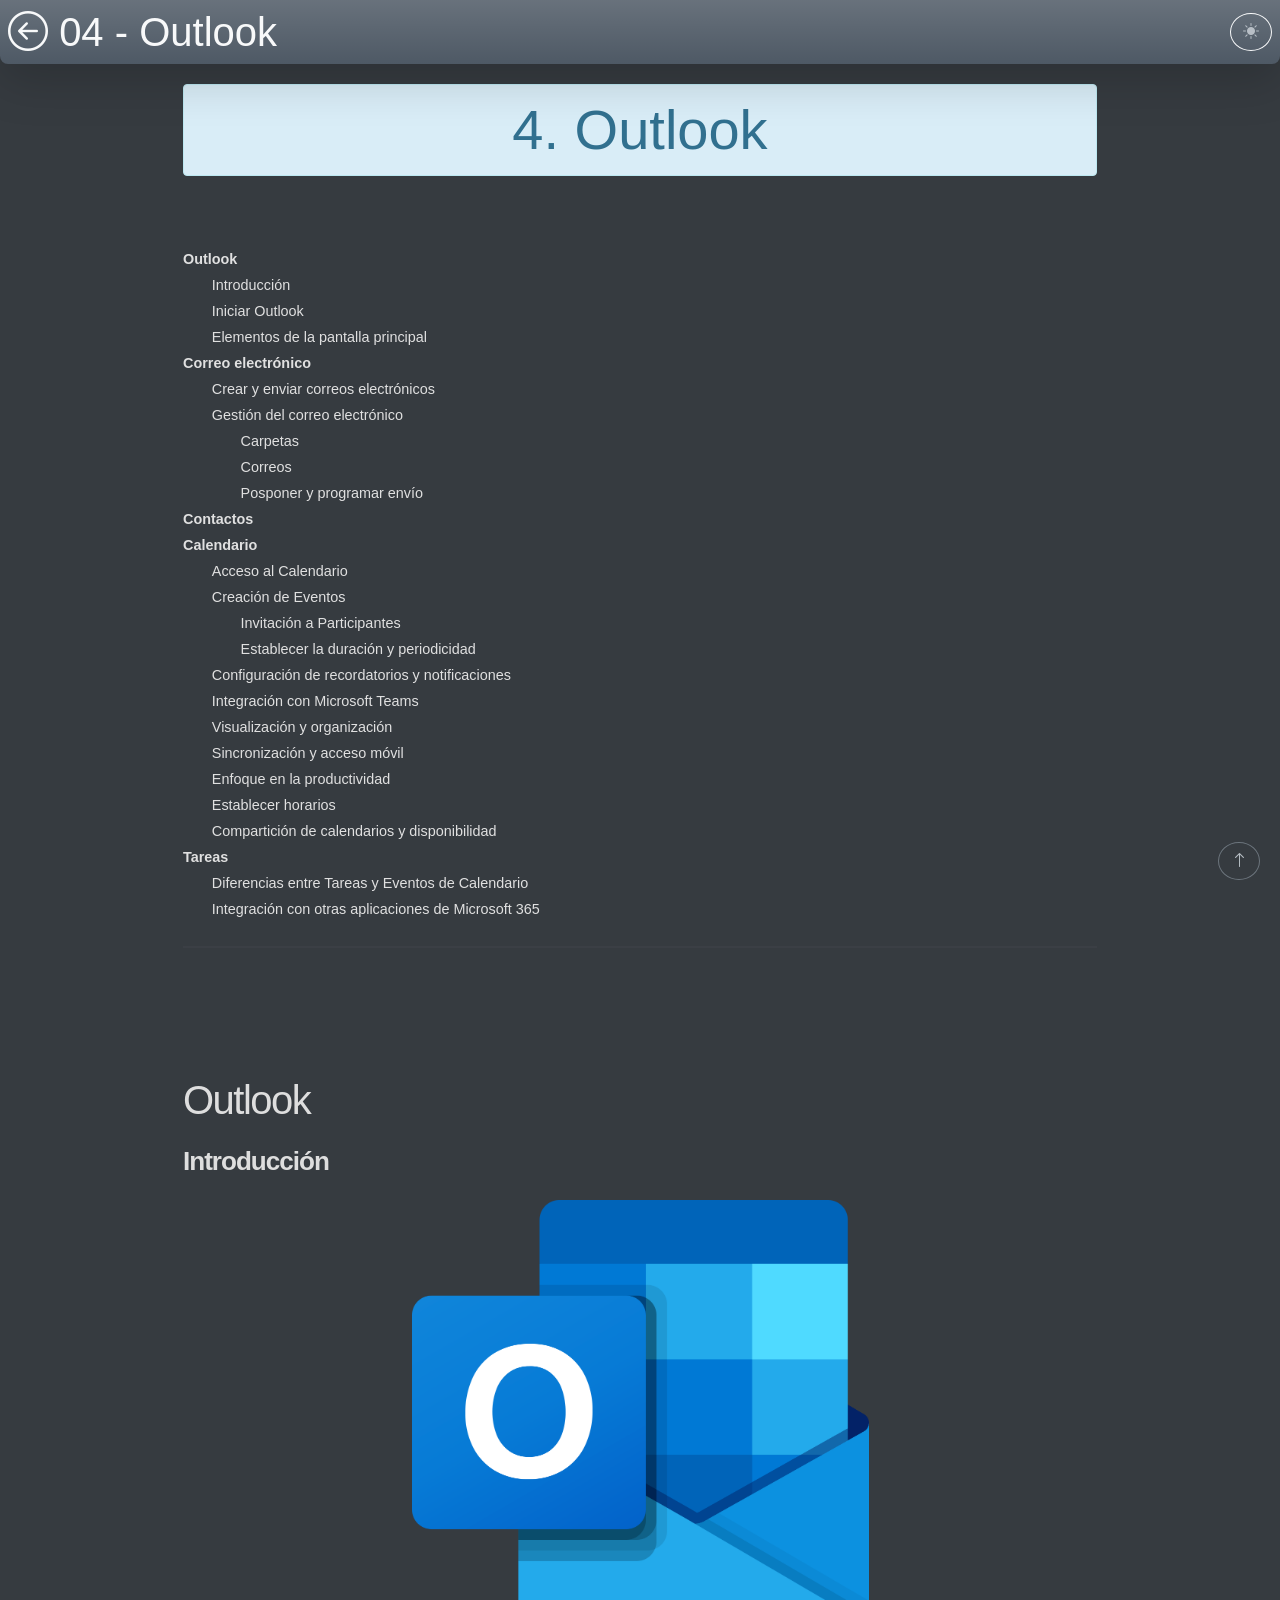
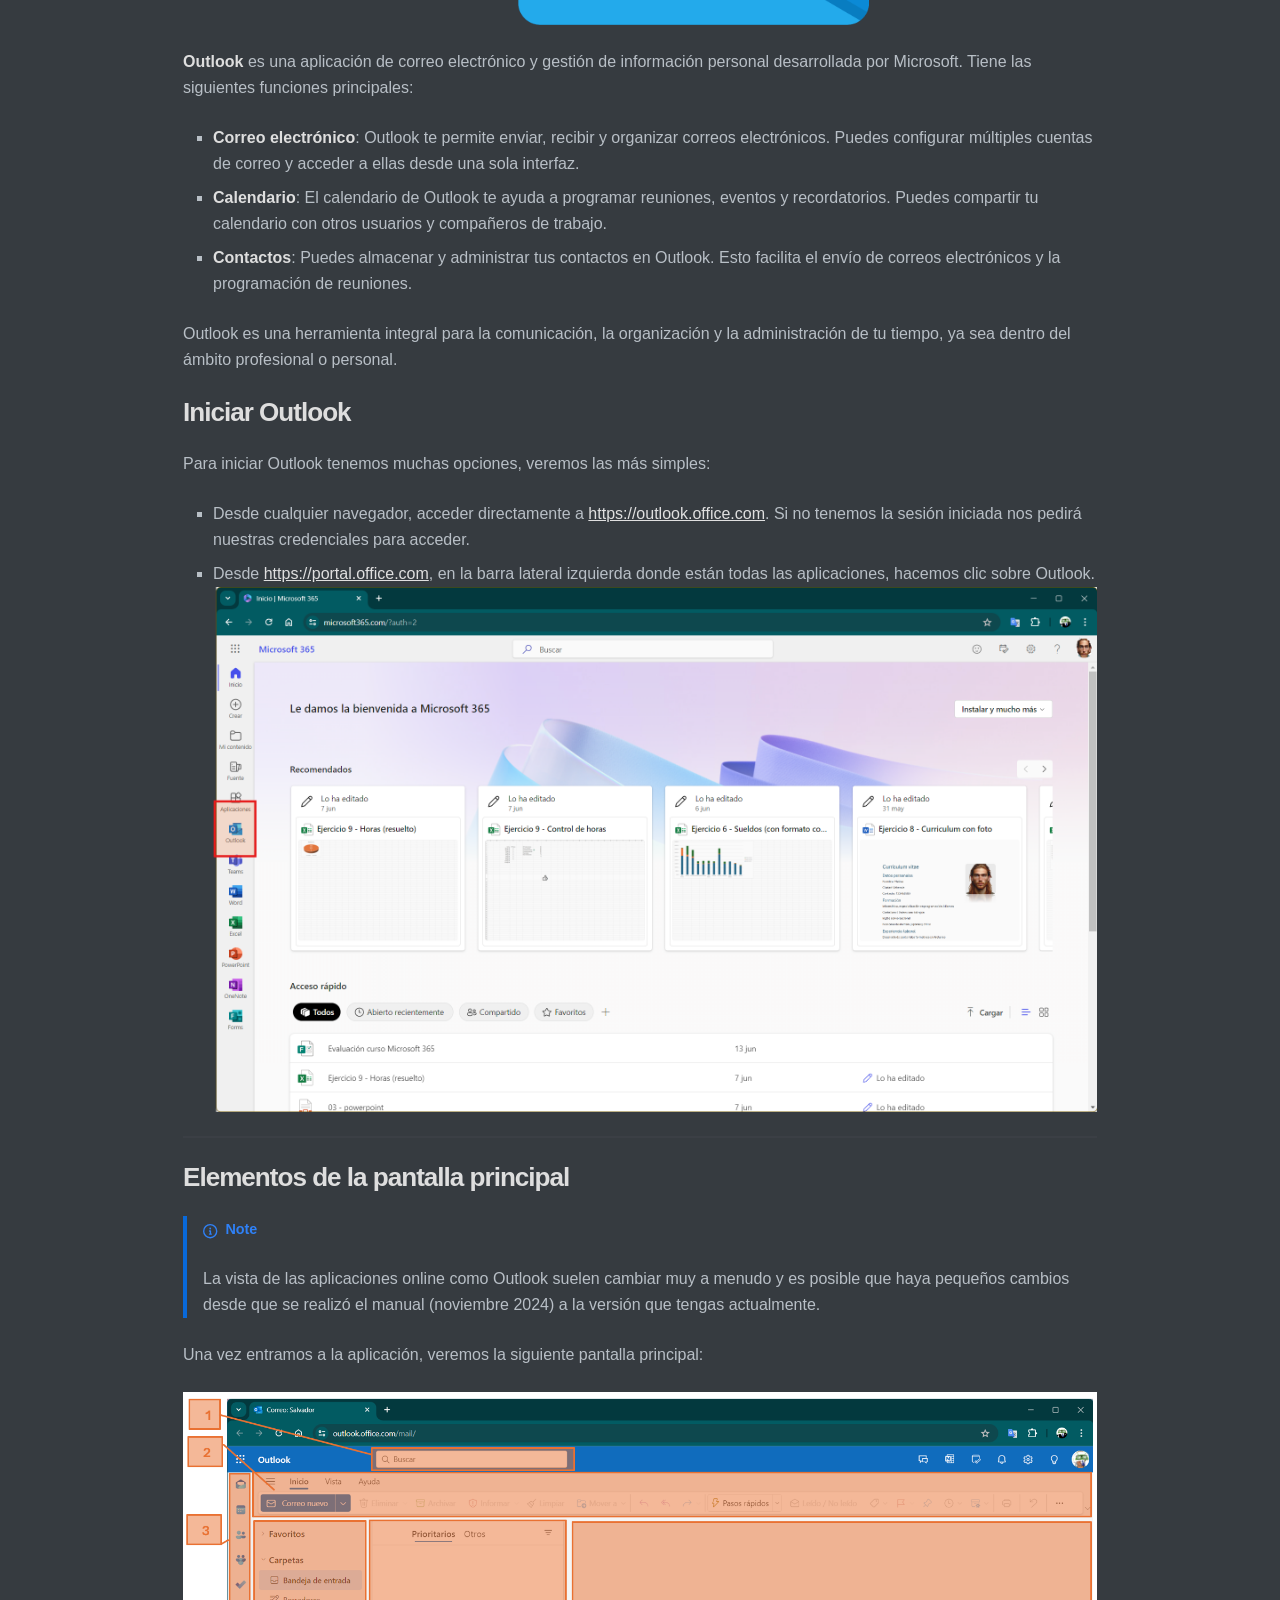
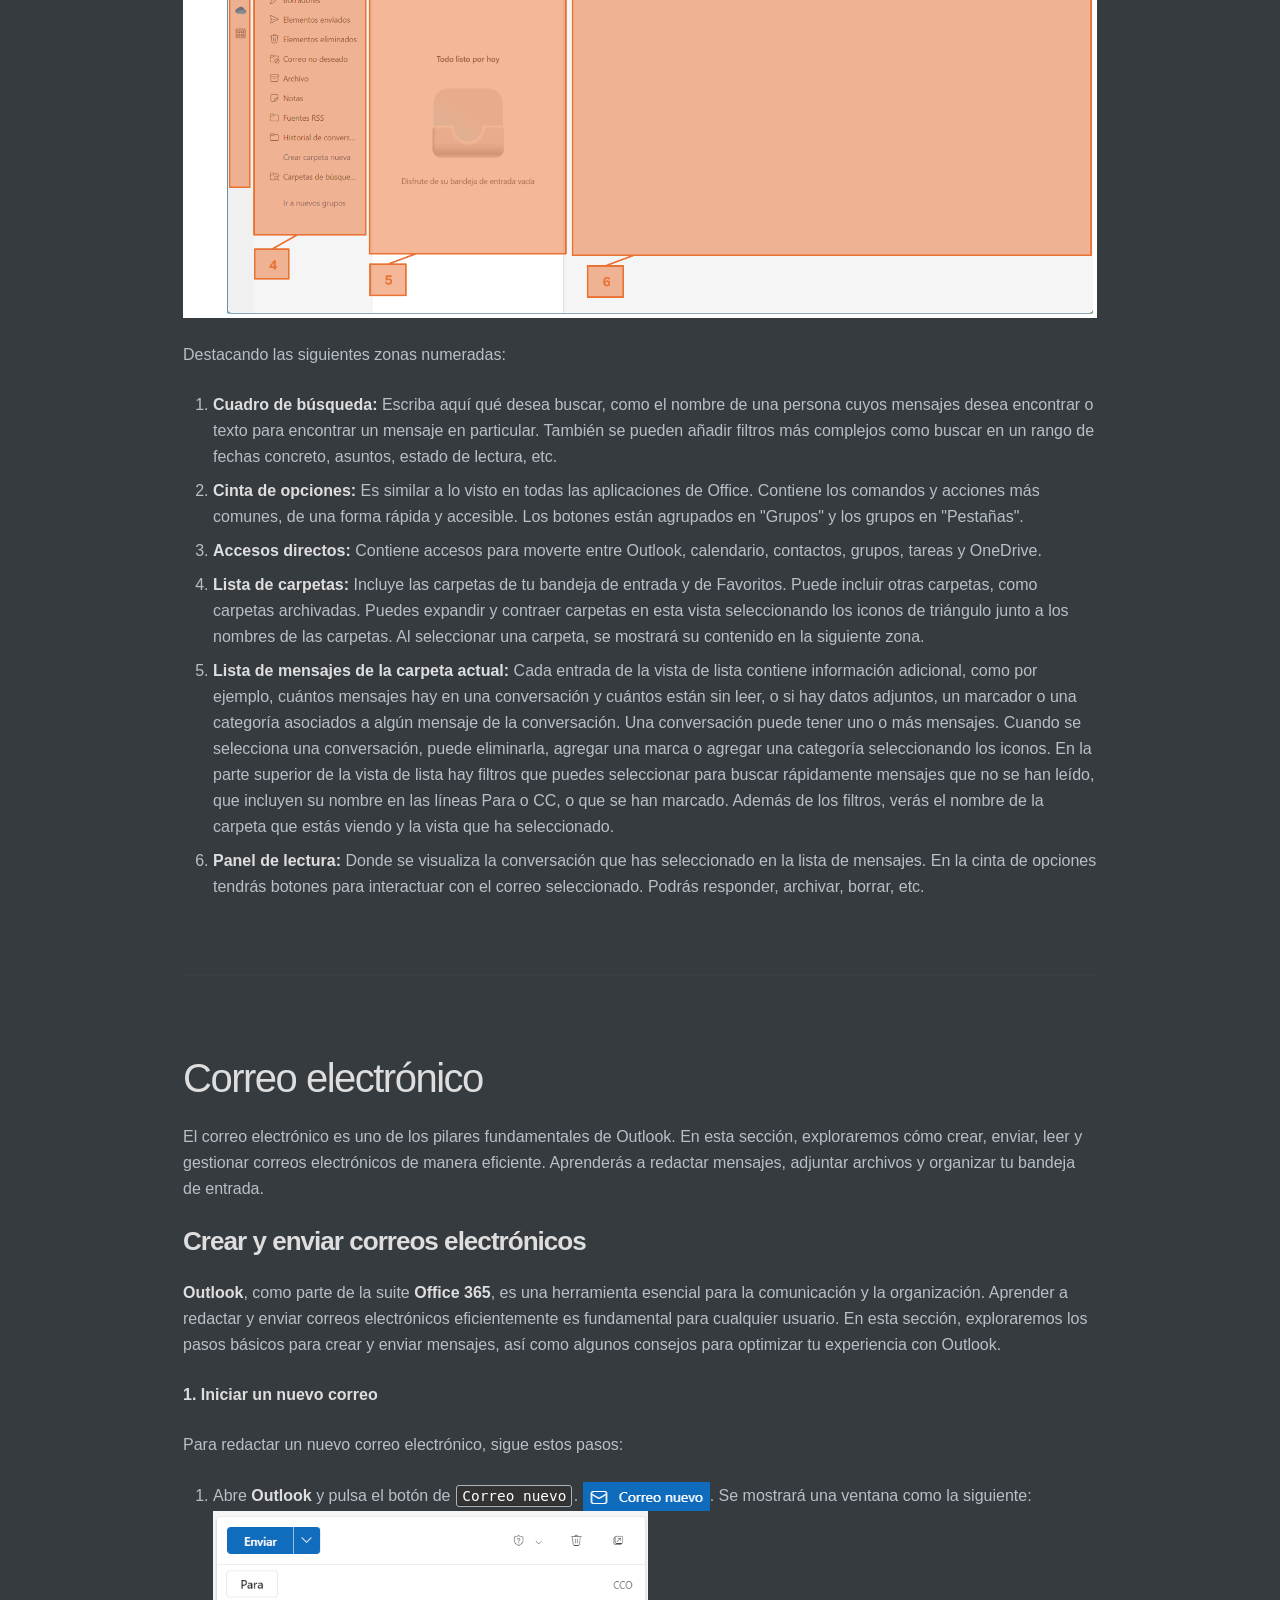
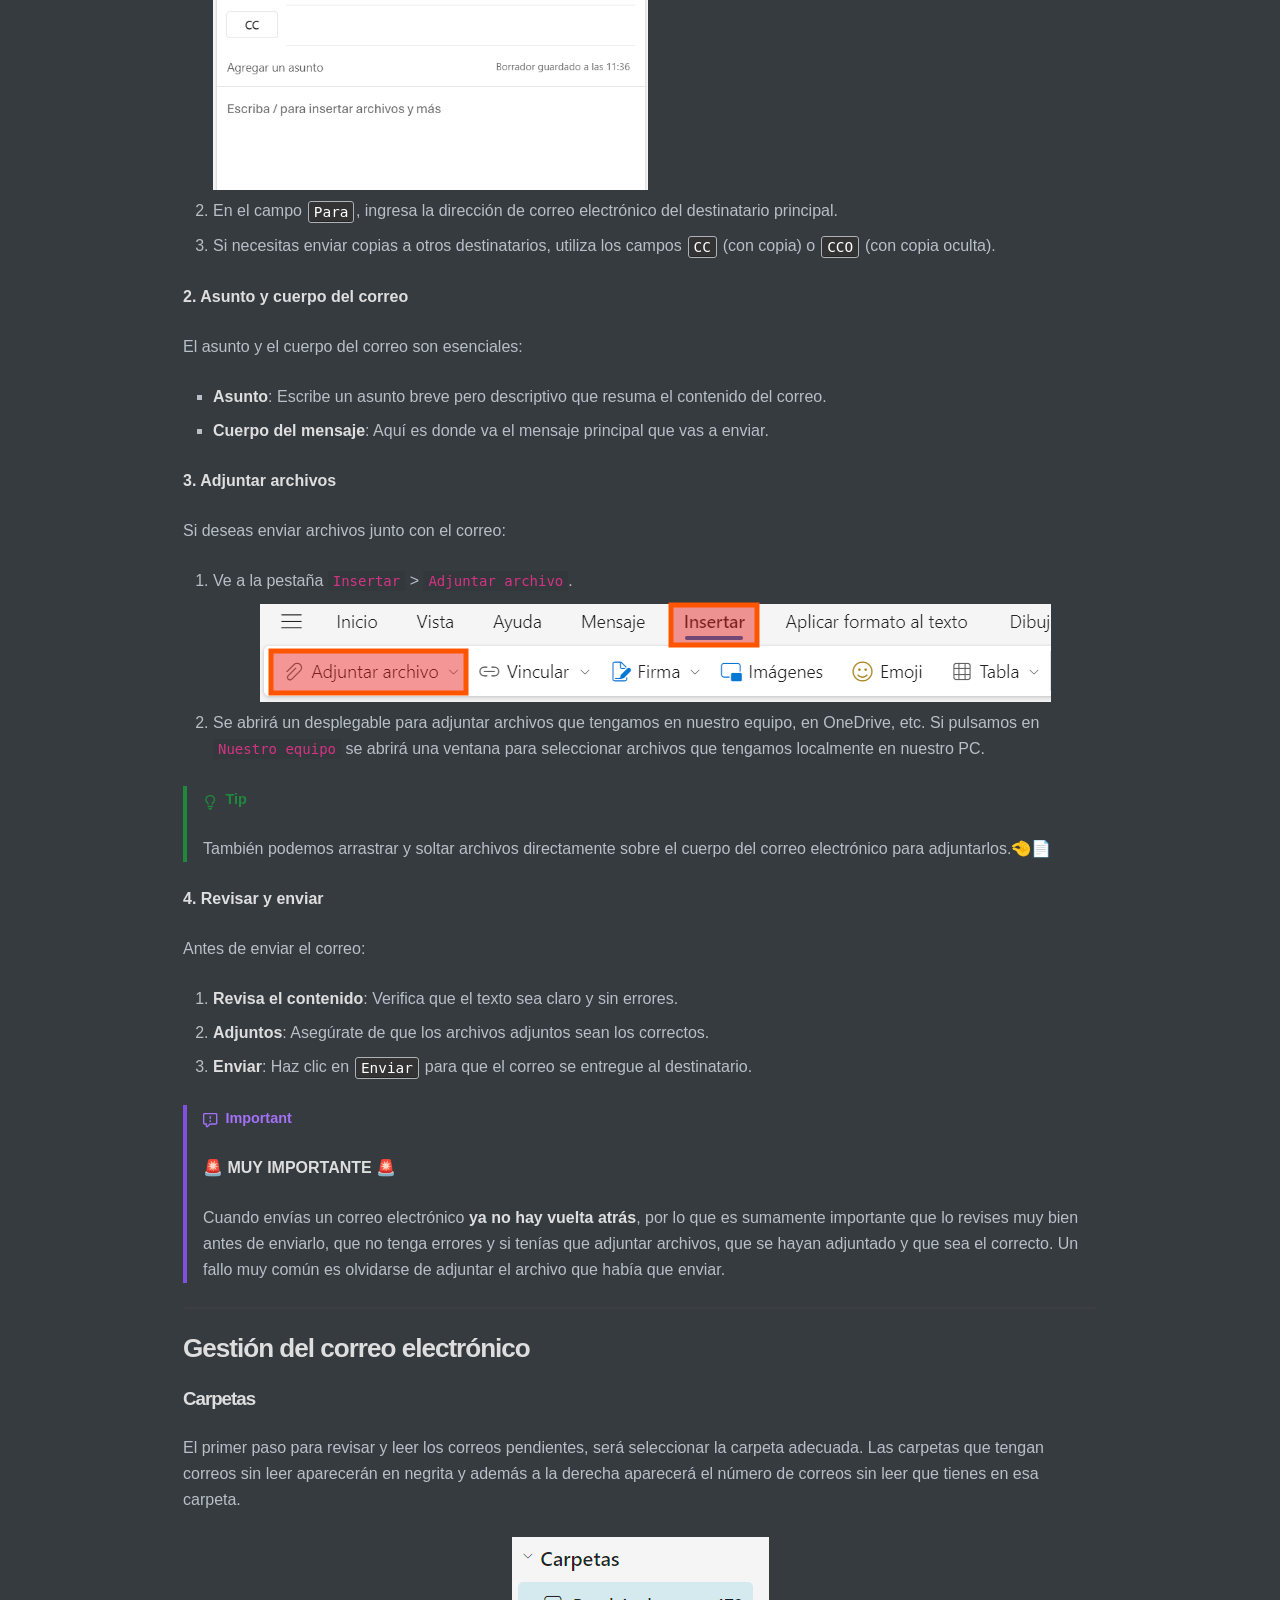
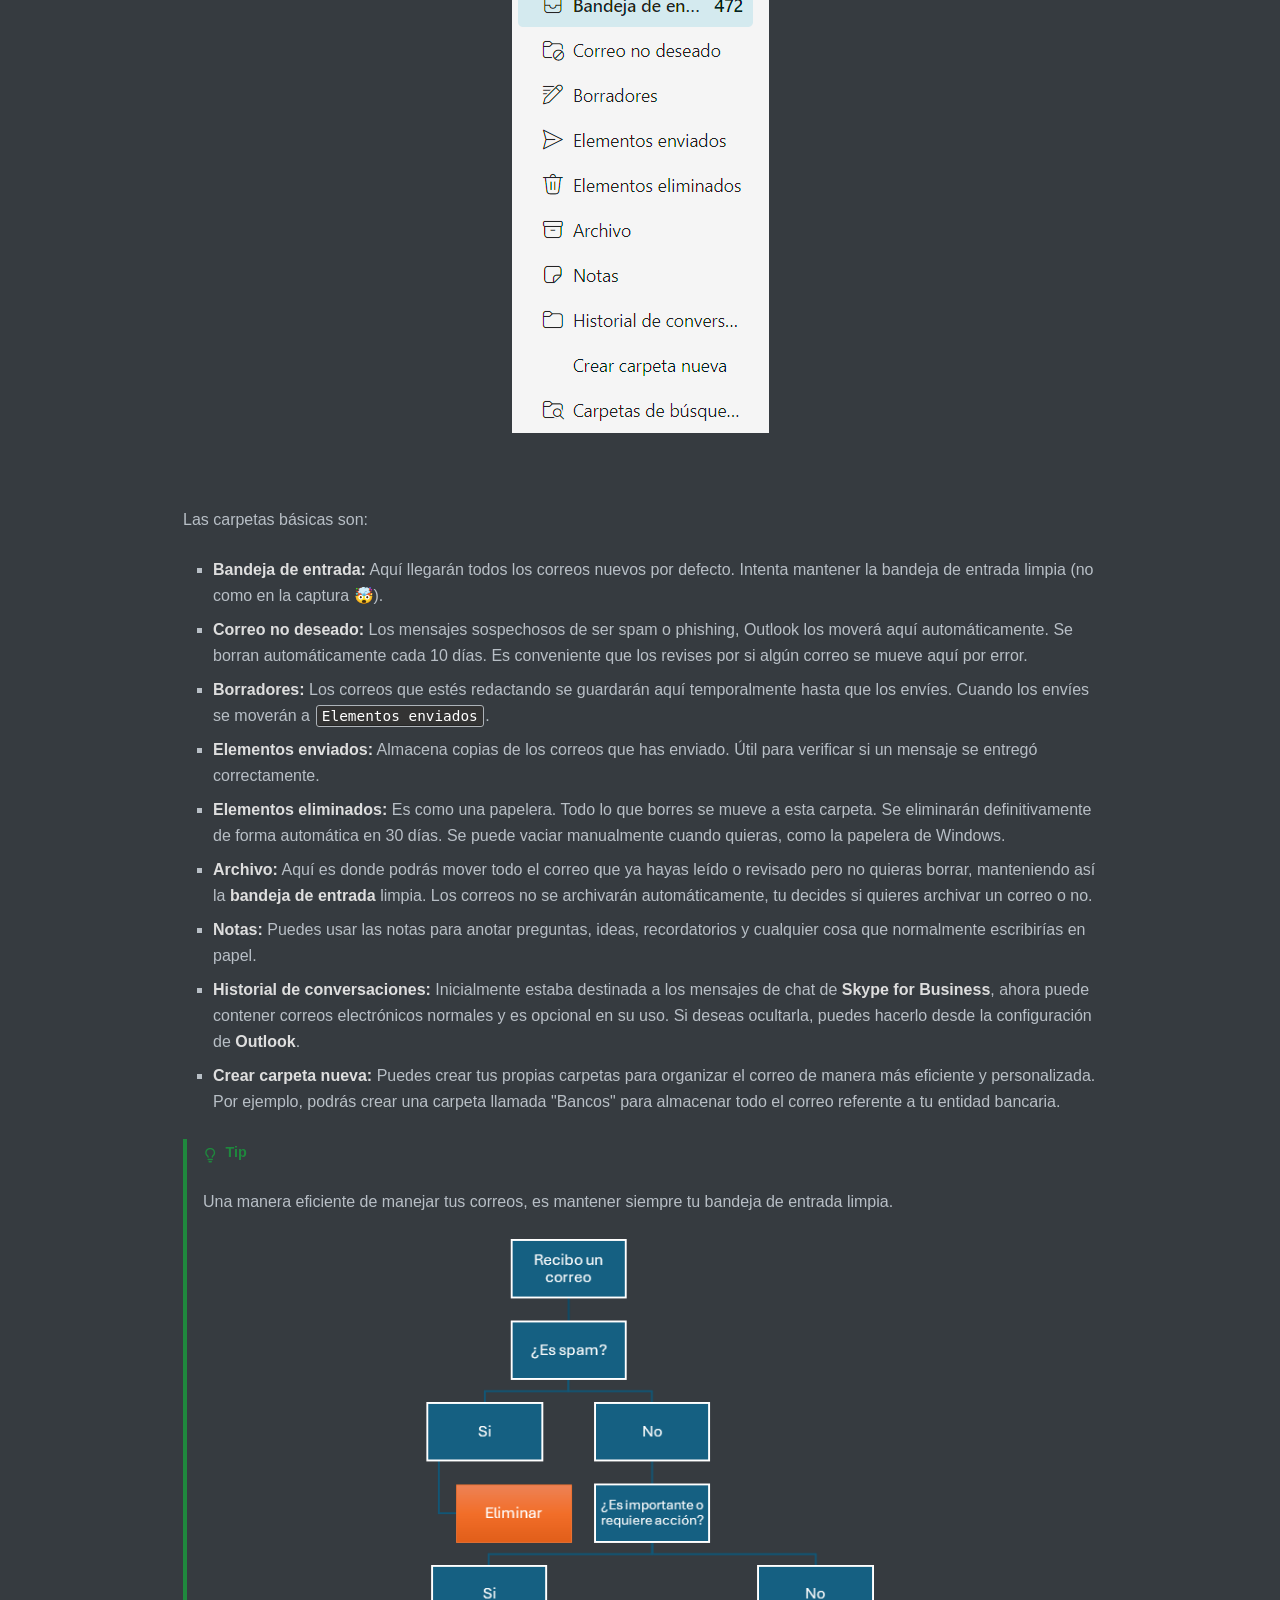
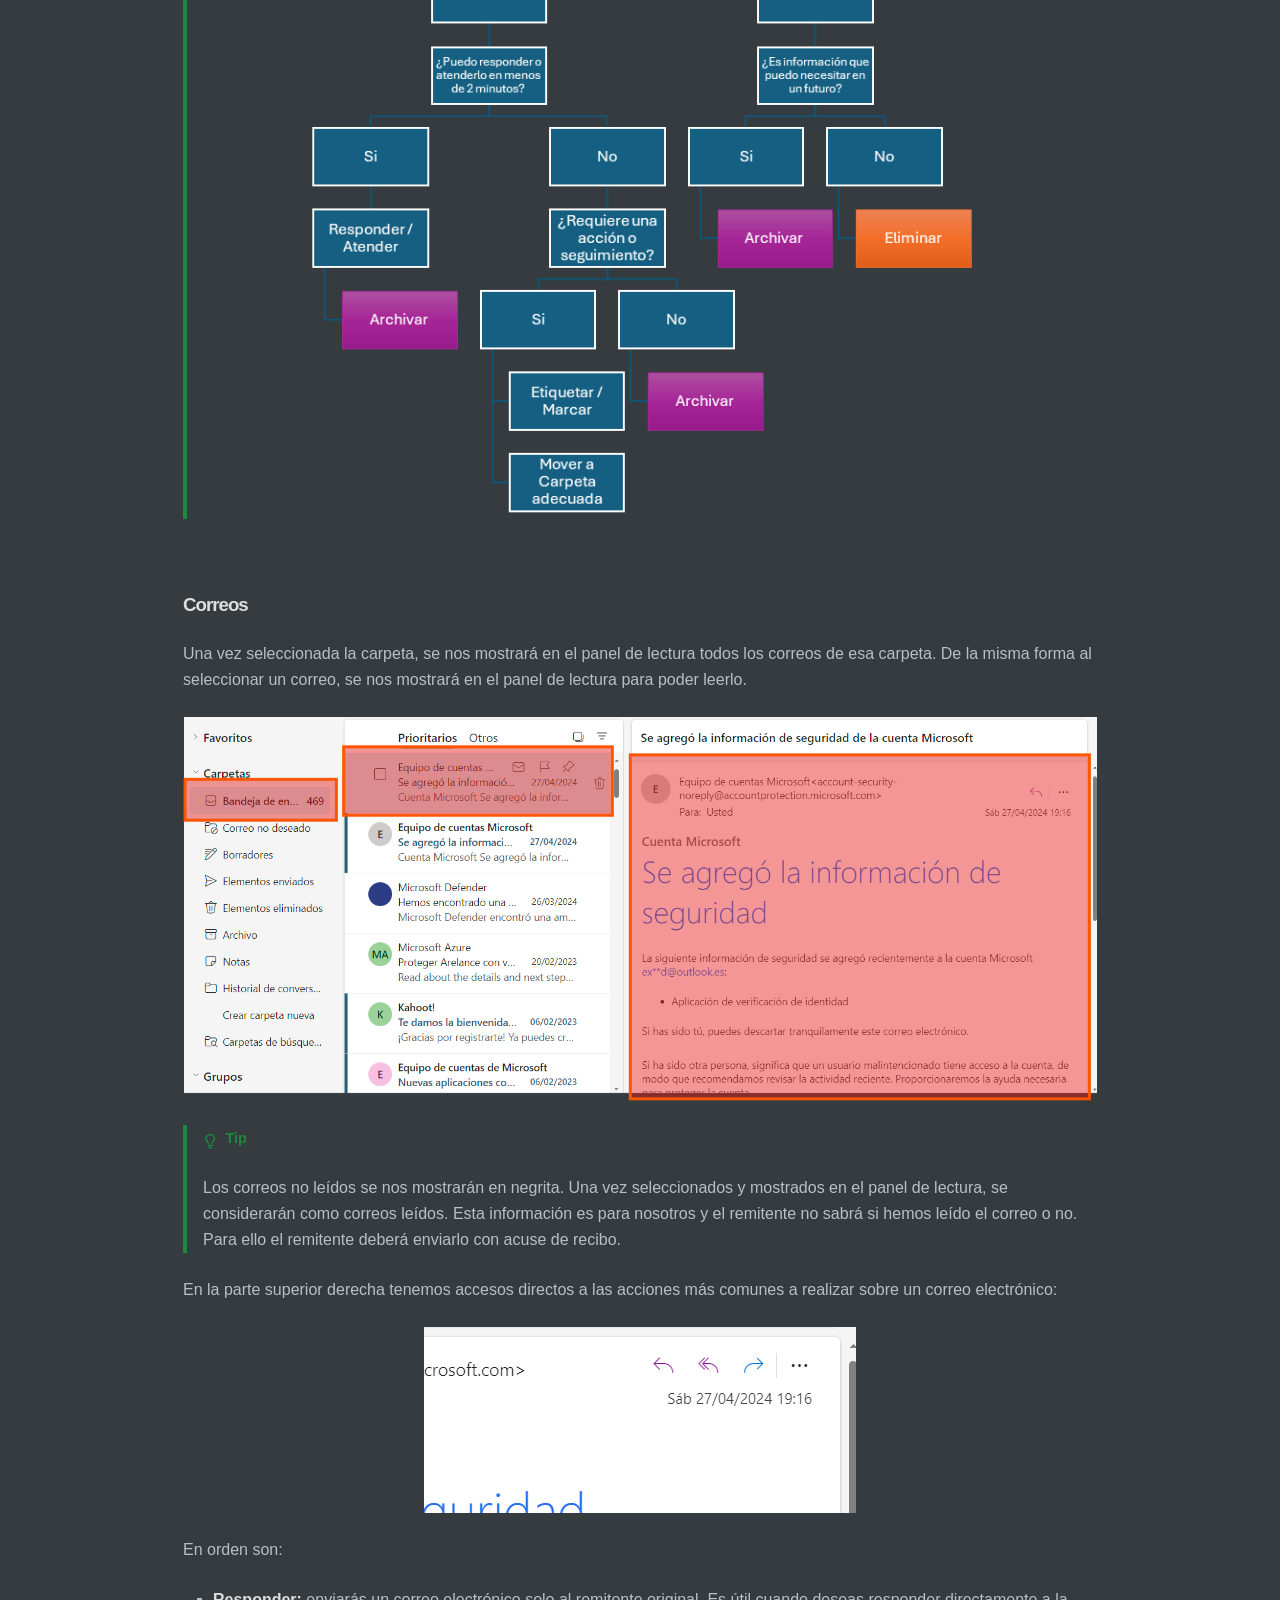
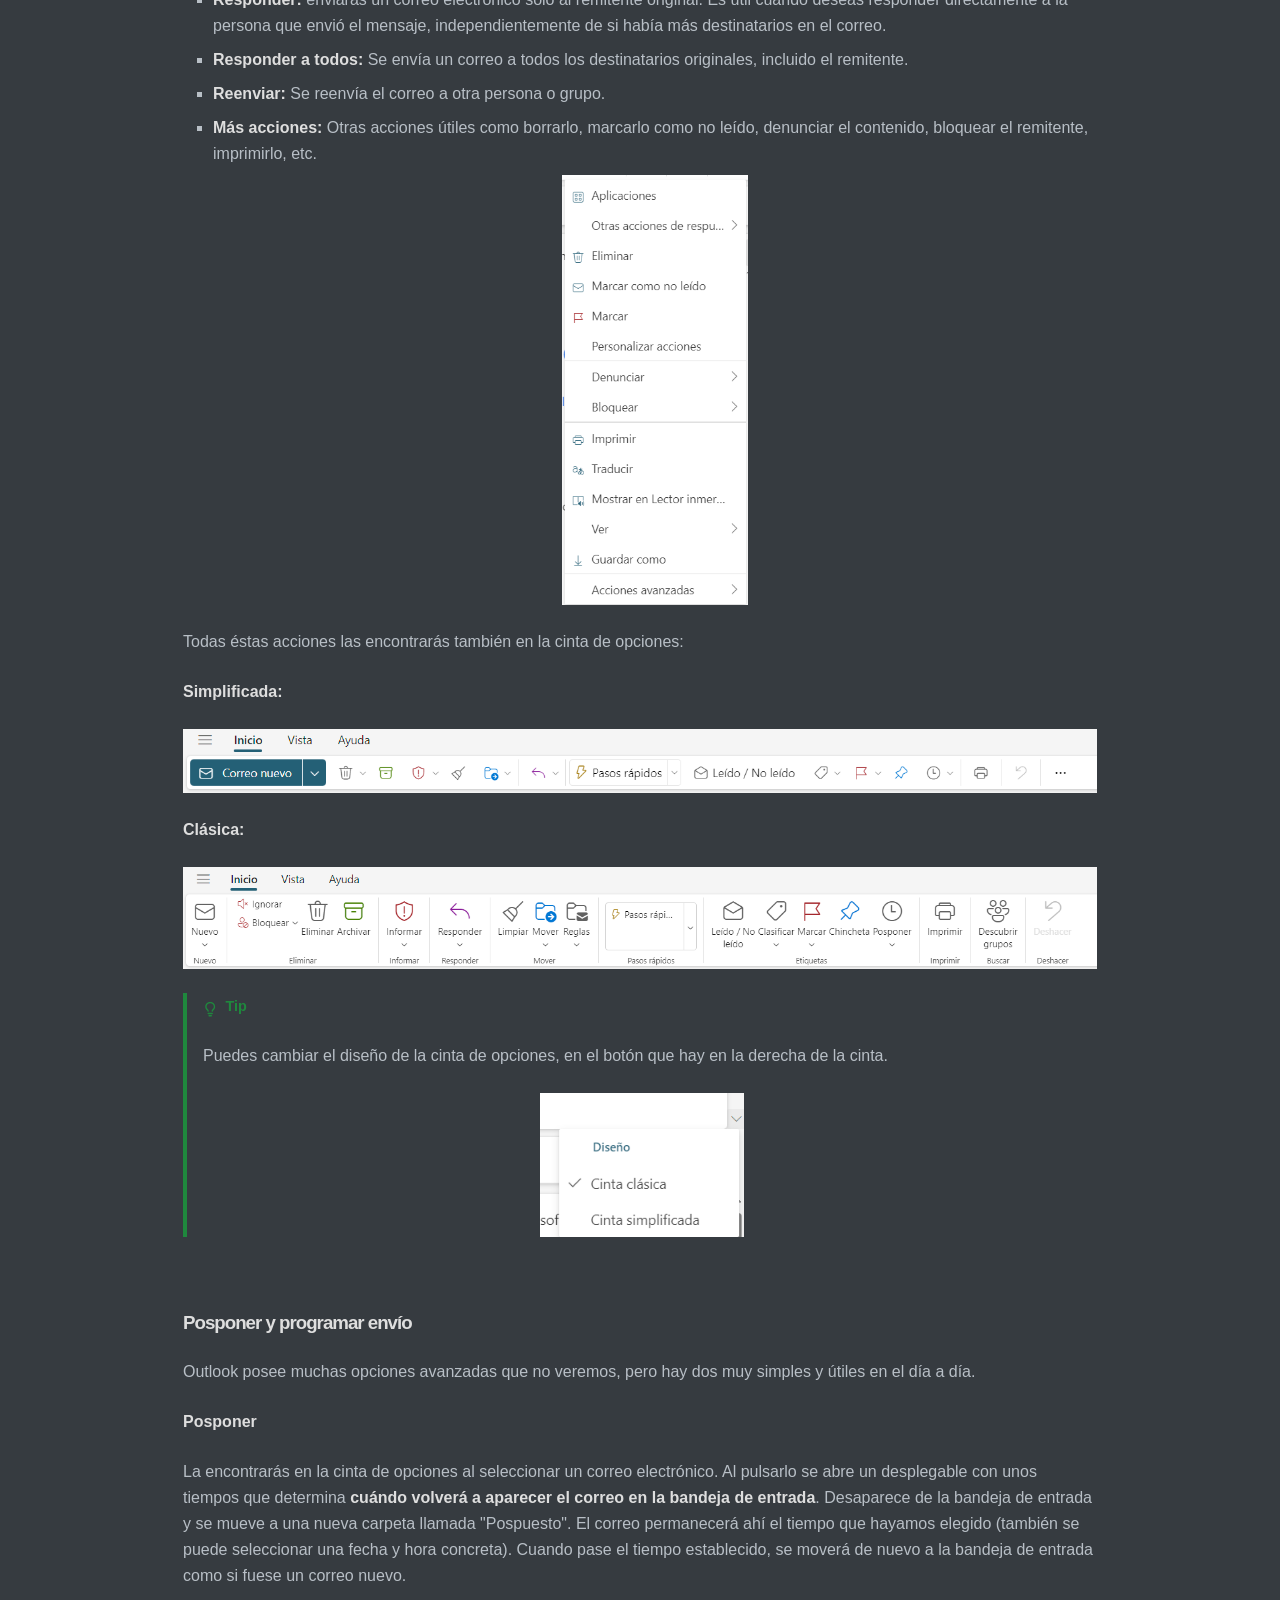
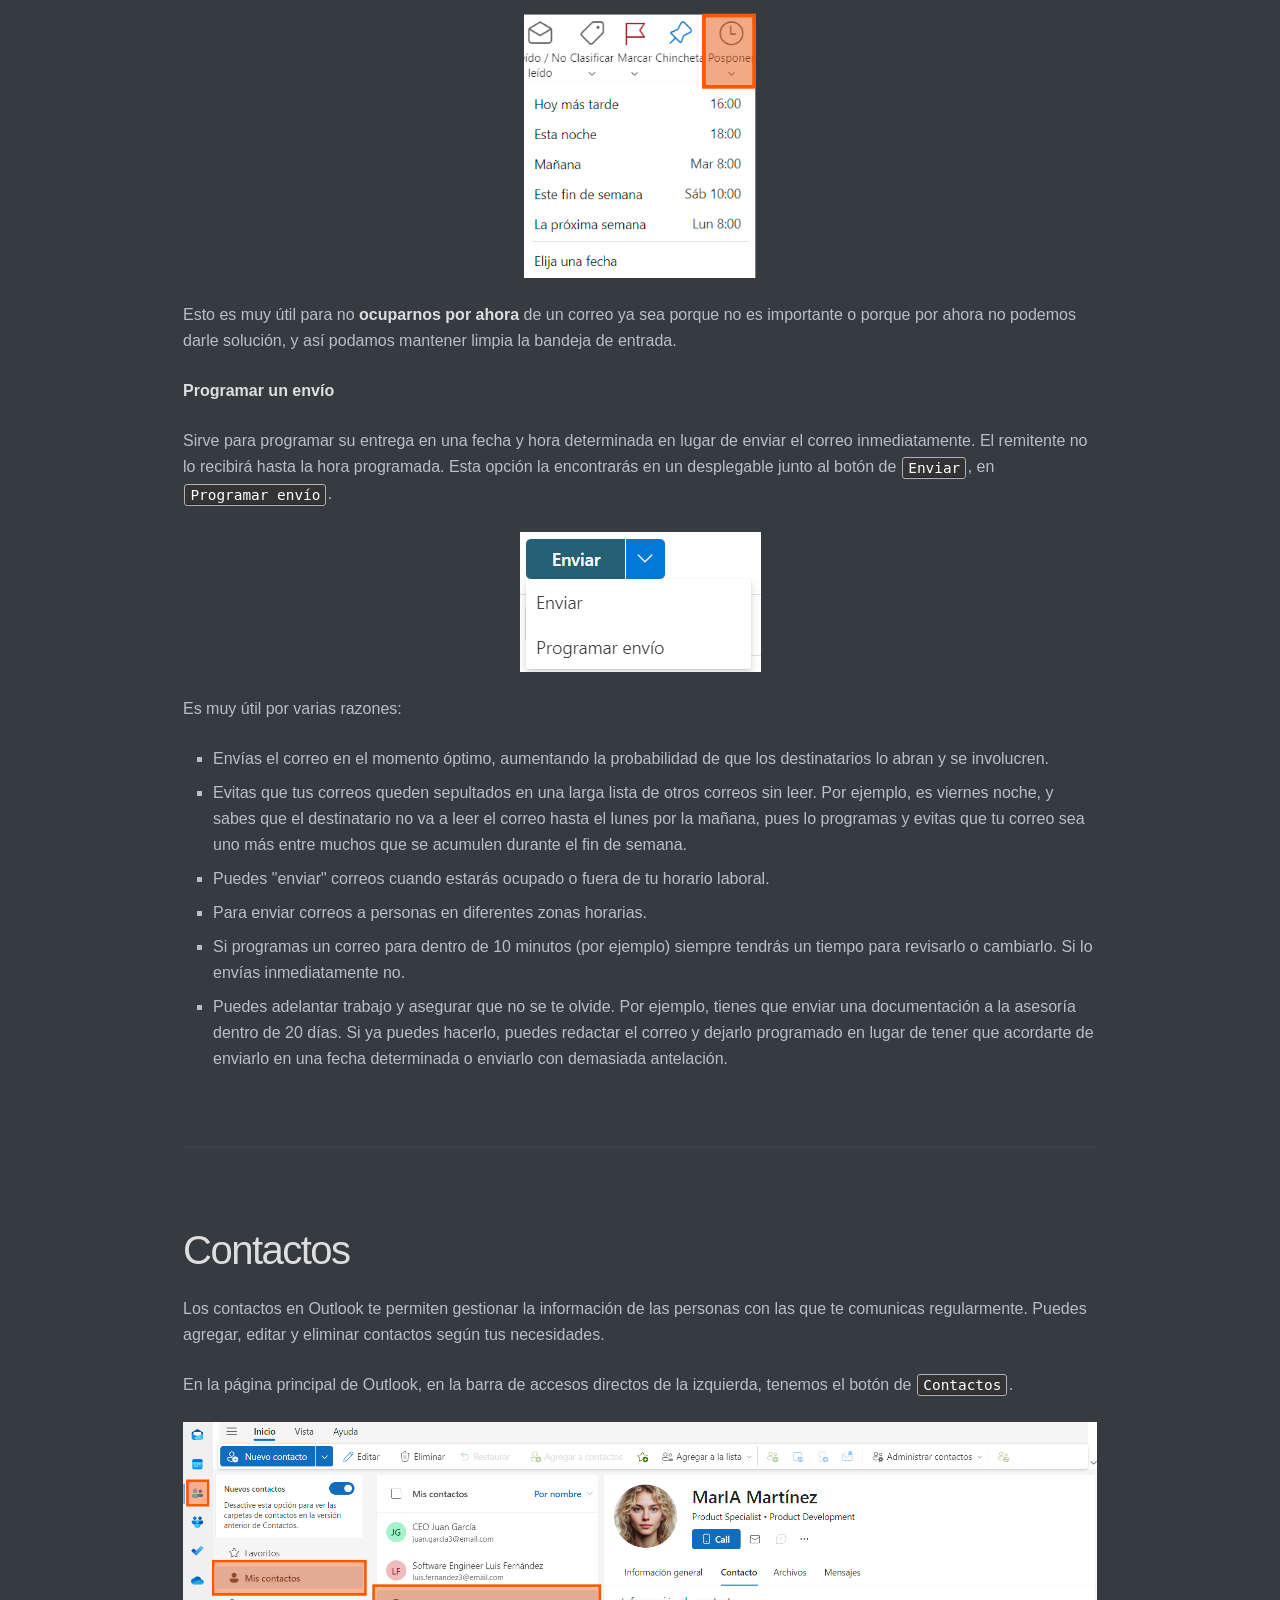
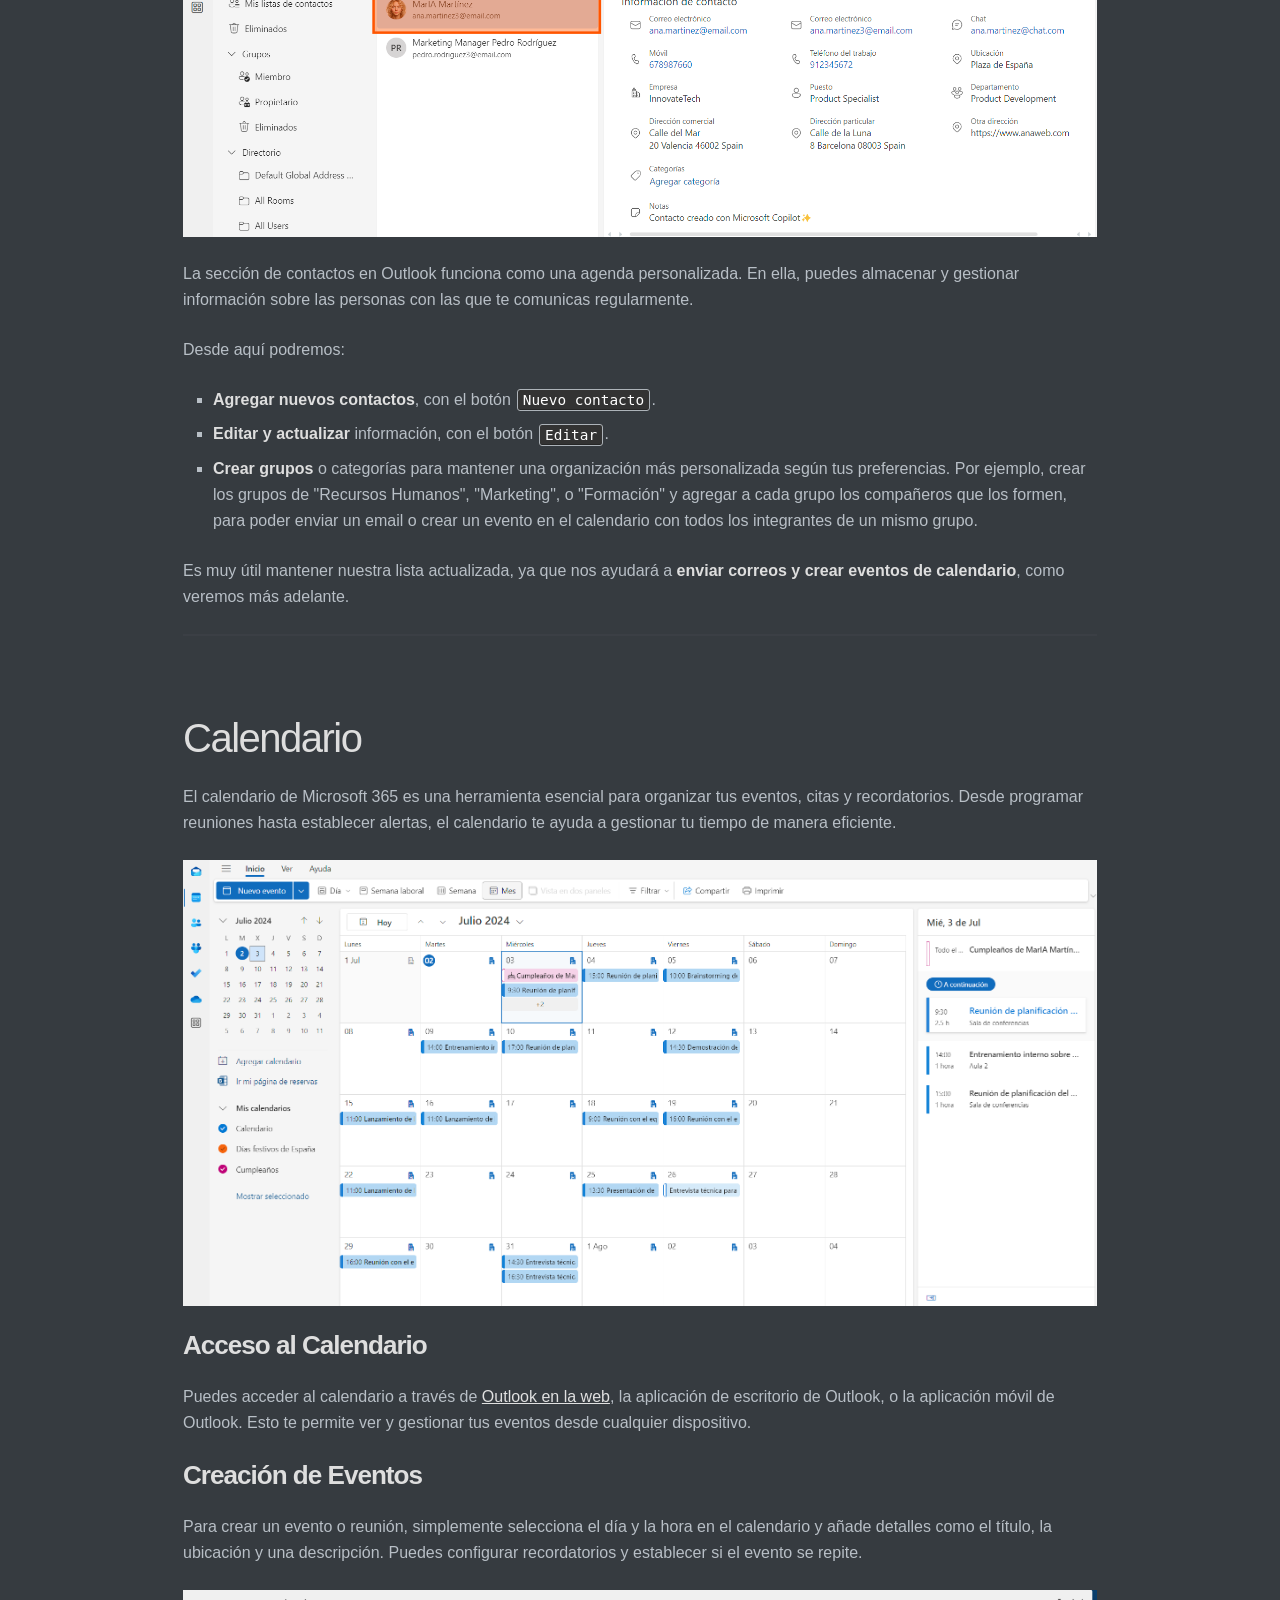
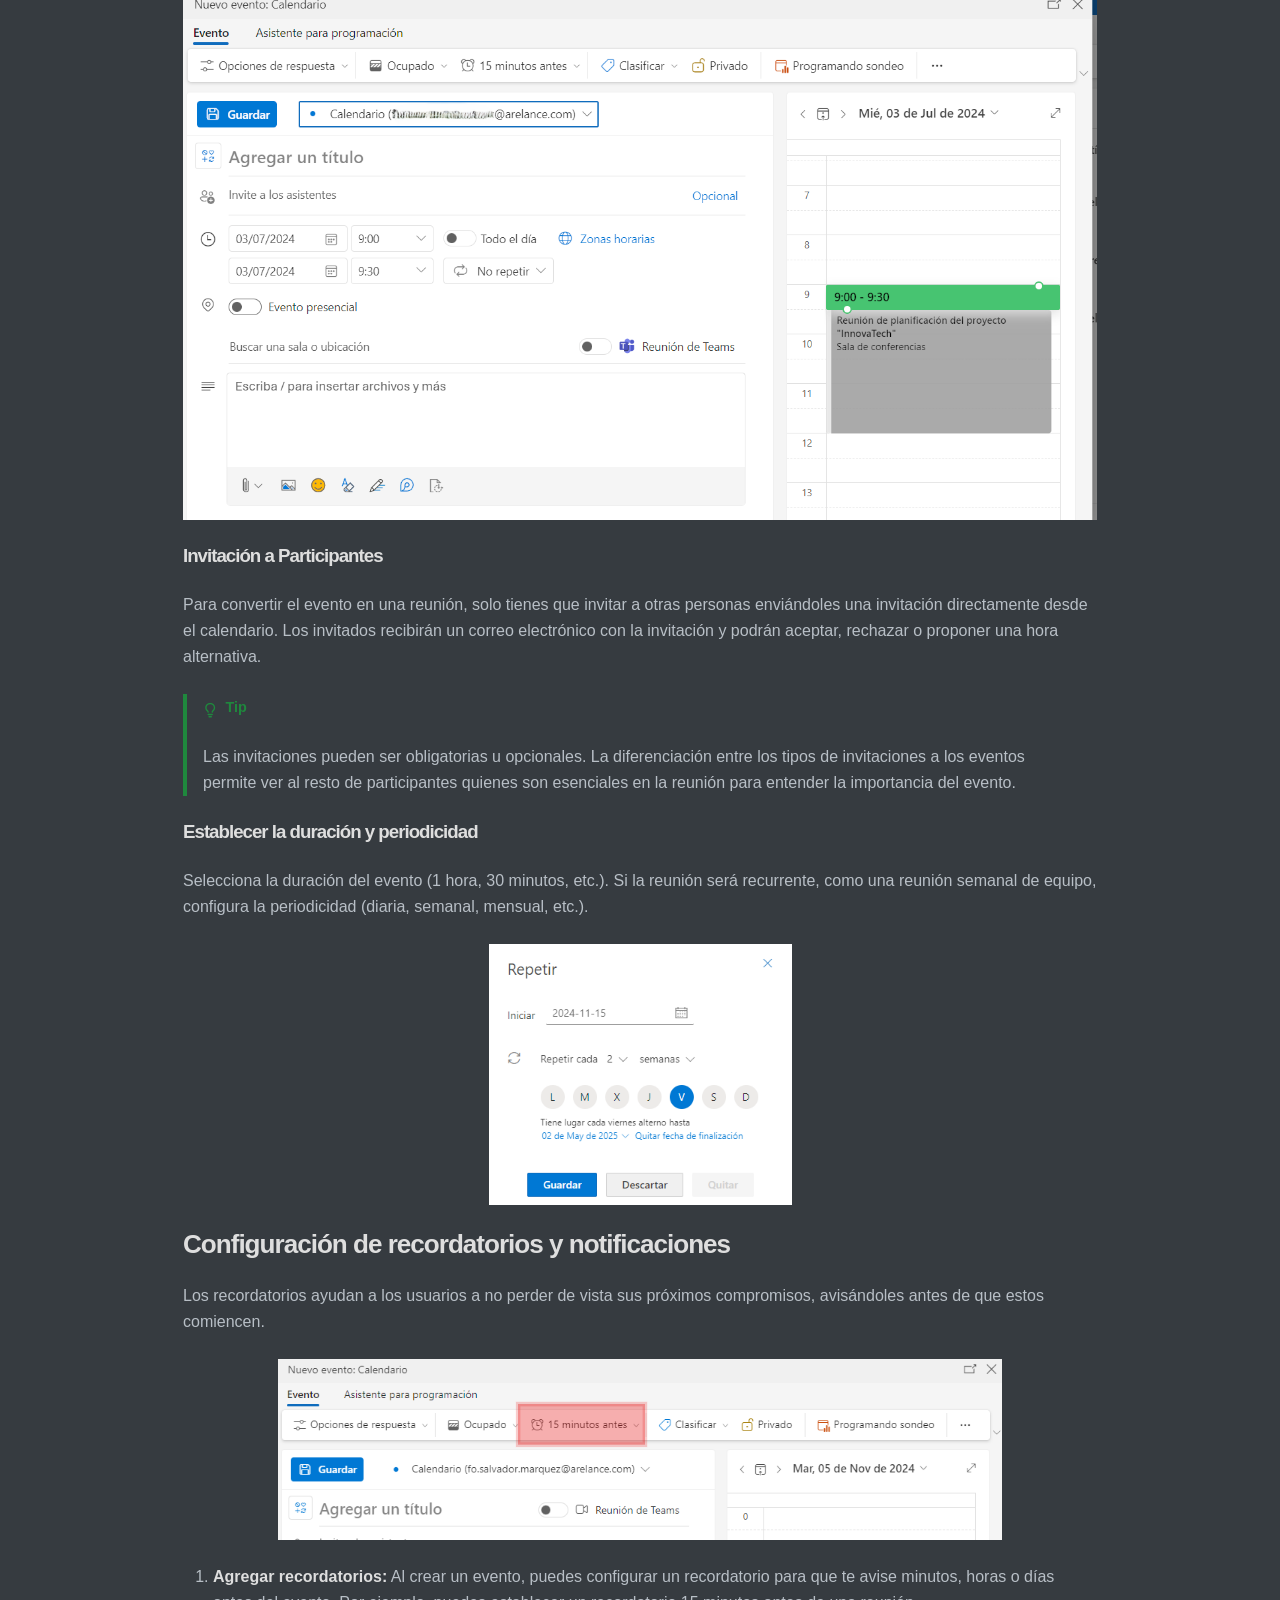
<file: 04-outlook.html>
<!doctype html>
<html>
<head>
<meta charset='UTF-8'>

<!-- Inicio trozo meta -->
<link href="https://cdn.jsdelivr.net/npm/bootstrap@5.3.3/dist/css/bootstrap.min.css" rel="stylesheet" integrity="sha384-QWTKZyjpPEjISv5WaRU9OFeRpok6YctnYmDr5pNlyT2bRjXh0JMhjY6hW+ALEwIH" crossorigin="anonymous"/>
<link href="https://cdn.jsdelivr.net/npm/bootstrap-icons@1.11.3/font/bootstrap-icons.min.css" rel="stylesheet" />
<link rel="stylesheet" href="css/estilos.css" id="css-base" />
<link rel="icon" type="image/png" sizes="64x64" href="img/assets/favicon.png" />
<meta name="theme-color" content="#4e5965">
<meta name="robots" content="noindex, nofollow">
<meta name="viewport" content="width=device-width, initial-scale=1">
<title>Temario Microsoft 365</title>
<!-- Fin trozo meta -->
<head>




<body class='typora-export os-windows'>

    <!-- Inicio Cabecera -->
	<header class="h1 fixed-top rounded-bottom-3 navegacion text-light p-2 text-start shadow-lg bg-gradient d-flex justify-content-between align-items-center">
        <div class="text-truncate">
            <a href="index.html" class="text-light" title="Volver al índice general"><i class="bi bi-arrow-left-circle"></i></a>
            <span>04 - Outlook</span>
        </div>
        <button id="tema" class="btn btn-light rounded-circle" onclick="cambiarTema()" title="Cambiar a modo claro">
            <i id="iconoTema" class="bi bi-brightness-high-fill"></i>
        </button>
    </header>
    <div id="top"></div>
    <!-- Fin Cabecera -->


    <div class='typora-export-content'>
<div id='write'  class=''><div style="padding: 2rem; margin-bottom: 20px; border: 1px solid transparent; border-radius: 4px; background-color: #d9edf7; border-color: #bce8f1; color: #31708f; text-align: center; font-size: 3.5rem">
  4. Outlook
</div><p>&nbsp;</p><div class='md-toc' mdtype='toc'><p class="md-toc-content" role="list"><span role="listitem" class="md-toc-item md-toc-h1" data-ref="n6"><a class="md-toc-inner" href="#outlook">Outlook</a></span><span role="listitem" class="md-toc-item md-toc-h2" data-ref="n7"><a class="md-toc-inner" href="#introducción">Introducción</a></span><span role="listitem" class="md-toc-item md-toc-h2" data-ref="n18"><a class="md-toc-inner" href="#iniciar-outlook">Iniciar Outlook</a></span><span role="listitem" class="md-toc-item md-toc-h2" data-ref="n27"><a class="md-toc-inner" href="#elementos-de-la-pantalla-principal">Elementos de la pantalla principal</a></span><span role="listitem" class="md-toc-item md-toc-h1" data-ref="n50"><a class="md-toc-inner" href="#correo-electrónico">Correo electrónico</a></span><span role="listitem" class="md-toc-item md-toc-h2" data-ref="n52"><a class="md-toc-inner" href="#crear-y-enviar-correos-electrónicos">Crear y enviar correos electrónicos</a></span><span role="listitem" class="md-toc-item md-toc-h2" data-ref="n96"><a class="md-toc-inner" href="#gestión-del-correo-electrónico">Gestión del correo electrónico</a></span><span role="listitem" class="md-toc-item md-toc-h3" data-ref="n97"><a class="md-toc-inner" href="#carpetas">Carpetas</a></span><span role="listitem" class="md-toc-item md-toc-h3" data-ref="n126"><a class="md-toc-inner" href="#correos">Correos</a></span><span role="listitem" class="md-toc-item md-toc-h3" data-ref="n155"><a class="md-toc-inner" href="#posponer-y-programar-envío">Posponer y programar envío</a></span><span role="listitem" class="md-toc-item md-toc-h1" data-ref="n181"><a class="md-toc-inner" href="#contactos">Contactos</a></span><span role="listitem" class="md-toc-item md-toc-h1" data-ref="n197"><a class="md-toc-inner" href="#calendario">Calendario</a></span><span role="listitem" class="md-toc-item md-toc-h2" data-ref="n200"><a class="md-toc-inner" href="#acceso-al-calendario">Acceso al Calendario</a></span><span role="listitem" class="md-toc-item md-toc-h2" data-ref="n202"><a class="md-toc-inner" href="#creación-de-eventos">Creación de Eventos</a></span><span role="listitem" class="md-toc-item md-toc-h3" data-ref="n205"><a class="md-toc-inner" href="#invitación-a-participantes">Invitación a Participantes</a></span><span role="listitem" class="md-toc-item md-toc-h3" data-ref="n210"><a class="md-toc-inner" href="#establecer-la-duración-y-periodicidad">Establecer la duración y periodicidad</a></span><span role="listitem" class="md-toc-item md-toc-h2" data-ref="n213"><a class="md-toc-inner" href="#configuración-de-recordatorios-y-notificaciones">Configuración de recordatorios y notificaciones</a></span><span role="listitem" class="md-toc-item md-toc-h2" data-ref="n225"><a class="md-toc-inner" href="#integración-con-microsoft-teams">Integración con Microsoft Teams</a></span><span role="listitem" class="md-toc-item md-toc-h2" data-ref="n227"><a class="md-toc-inner" href="#visualización-y-organización">Visualización y organización</a></span><span role="listitem" class="md-toc-item md-toc-h2" data-ref="n230"><a class="md-toc-inner" href="#sincronización-y-acceso-móvil">Sincronización y acceso móvil</a></span><span role="listitem" class="md-toc-item md-toc-h2" data-ref="n233"><a class="md-toc-inner" href="#enfoque-en-la-productividad">Enfoque en la productividad</a></span><span role="listitem" class="md-toc-item md-toc-h2" data-ref="n244"><a class="md-toc-inner" href="#establecer-horarios">Establecer horarios</a></span><span role="listitem" class="md-toc-item md-toc-h2" data-ref="n257"><a class="md-toc-inner" href="#compartición-de-calendarios-y-disponibilidad">Compartición de calendarios y disponibilidad</a></span><span role="listitem" class="md-toc-item md-toc-h1" data-ref="n297"><a class="md-toc-inner" href="#tareas">Tareas</a></span><span role="listitem" class="md-toc-item md-toc-h2" data-ref="n308"><a class="md-toc-inner" href="#diferencias-entre-tareas-y-eventos-de-calendario">Diferencias entre Tareas y Eventos de Calendario</a></span><span role="listitem" class="md-toc-item md-toc-h2" data-ref="n316"><a class="md-toc-inner" href="#integración-con-otras-aplicaciones-de-microsoft-365">Integración con otras aplicaciones de Microsoft 365</a></span></p></div><hr /><p>&nbsp;</p><h1 id='outlook'><span>Outlook</span></h1><h2 id='introducción'><span>Introducción</span></h2><p><img src="img/04 - outlook/logo-outlook.png" alt="Logo Outlook" width="50%" /></p><p><strong><span>Outlook</span></strong><span> es una aplicación de correo electrónico y gestión de información personal desarrollada por Microsoft. Tiene las siguientes funciones principales:</span></p><ul><li><p><strong><span>Correo electrónico</span></strong><span>: Outlook te permite enviar, recibir y organizar correos electrónicos. Puedes configurar múltiples cuentas de correo y acceder a ellas desde una sola interfaz.</span></p></li><li><p><strong><span>Calendario</span></strong><span>: El calendario de Outlook te ayuda a programar reuniones, eventos y recordatorios. Puedes compartir tu calendario con otros usuarios y compañeros de trabajo.</span></p></li><li><p><strong><span>Contactos</span></strong><span>: Puedes almacenar y administrar tus contactos en Outlook. Esto facilita el envío de correos electrónicos y la programación de reuniones.</span></p></li></ul><p><span>Outlook es una herramienta integral para la comunicación, la organización y la administración de tu tiempo, ya sea dentro del ámbito profesional o personal.</span></p><h2 id='iniciar-outlook'><span>Iniciar Outlook</span></h2><p><span>Para iniciar Outlook tenemos muchas opciones, veremos las más simples:</span></p><ul><li><p><span>Desde cualquier navegador, acceder directamente a </span><a href='https://outlook.office.com' target='_blank' class='url'>https://outlook.office.com</a><span>. Si no tenemos la sesión iniciada nos pedirá nuestras credenciales para acceder.</span></p></li><li><p><span>Desde </span><a href='https://portal.office.com' target='_blank' class='url'>https://portal.office.com</a><span>, en la barra lateral izquierda donde están todas las aplicaciones, hacemos clic sobre Outlook.</span>
<img src="img/04 - outlook/image-20240628134351533.png" referrerpolicy="no-referrer" alt="Acceso desde Portal Office"></p></li></ul><hr /><div style="page-break-after: always;"></div><h2 id='elementos-de-la-pantalla-principal'><span>Elementos de la pantalla principal</span></h2><div class="md-alert md-alert-note note"><p><span class='md-alert-text md-alert-text-note'><svg viewBox="0 0 16 16" version="1.1" width="1em" height="1em" aria-hidden="true"><path d="M0 8a8 8 0 1 1 16 0A8 8 0 0 1 0 8Zm8-6.5a6.5 6.5 0 1 0 0 13 6.5 6.5 0 0 0 0-13ZM6.5 7.75A.75.75 0 0 1 7.25 7h1a.75.75 0 0 1 .75.75v2.75h.25a.75.75 0 0 1 0 1.5h-2a.75.75 0 0 1 0-1.5h.25v-2h-.25a.75.75 0 0 1-.75-.75ZM8 6a1 1 0 1 1 0-2 1 1 0 0 1 0 2Z"></path></svg>Note</span><br></p><p><span>La vista de las aplicaciones online como Outlook suelen cambiar muy a menudo y es posible que haya pequeños cambios desde que se realizó el manual (noviembre 2024) a la versión que tengas actualmente.</span></p></div><p><span>Una vez entramos a la aplicación, veremos la siguiente pantalla principal:</span></p><p><img src="img/04 - outlook/image-20240701115120102.png" referrerpolicy="no-referrer" alt="Pantalla principal de Outlook dividida por zonas"></p><p><span>Destacando las siguientes zonas numeradas:</span></p><ol start='' ><li><p><strong><span>Cuadro de búsqueda:</span></strong><span> Escriba aquí qué desea buscar, como el nombre de una persona cuyos mensajes desea encontrar o texto para encontrar un mensaje en particular. También se pueden añadir filtros más complejos como buscar en un rango de fechas concreto, asuntos, estado de lectura, etc.</span></p></li><li><p><strong><span>Cinta de opciones:</span></strong><span> Es similar a lo visto en todas las aplicaciones de Office. Contiene los comandos y acciones más comunes, de una forma rápida y accesible. Los botones están agrupados en &quot;Grupos&quot; y los grupos en &quot;Pestañas&quot;.</span></p></li><li><p><strong><span>Accesos directos:</span></strong><span> Contiene accesos para moverte entre Outlook, calendario, contactos, grupos, tareas y OneDrive.</span></p></li><li><p><strong><span>Lista de carpetas:</span></strong><span> Incluye las carpetas de tu bandeja de entrada y de Favoritos. Puede incluir otras carpetas, como carpetas archivadas. Puedes expandir y contraer carpetas en esta vista seleccionando los iconos de triángulo junto a los nombres de las carpetas. Al seleccionar una carpeta, se mostrará su contenido en la siguiente zona.</span></p></li><li><p><strong><span>Lista de mensajes de la carpeta actual:</span></strong><span> Cada entrada de la vista de lista contiene información adicional, como por ejemplo, cuántos mensajes hay en una conversación y cuántos están sin leer, o si hay datos adjuntos, un marcador o una categoría asociados a algún mensaje de la conversación. Una conversación puede tener uno o más mensajes. Cuando se selecciona una conversación, puede eliminarla, agregar una marca o agregar una categoría seleccionando los iconos. En la parte superior de la vista de lista hay filtros que puedes seleccionar para buscar rápidamente mensajes que no se han leído, que incluyen su nombre en las líneas Para o CC, o que se han marcado. Además de los filtros, verás el nombre de la carpeta que estás viendo y la vista que ha seleccionado.</span></p></li><li><p><strong><span>Panel de lectura:</span></strong><span> Donde se visualiza la conversación que has seleccionado en la lista de mensajes. En la cinta de opciones tendrás botones para interactuar con el correo seleccionado. Podrás responder, archivar, borrar, etc. </span></p></li></ol><p><span>	</span></p><hr /><div style="page-break-after: always;"></div><h1 id='correo-electrónico'><span>Correo electrónico</span></h1><p><span>El correo electrónico es uno de los pilares fundamentales de Outlook. En esta sección, exploraremos cómo crear, enviar, leer y gestionar correos electrónicos de manera eficiente. Aprenderás a redactar mensajes, adjuntar archivos y organizar tu bandeja de entrada. </span></p><h2 id='crear-y-enviar-correos-electrónicos'><span>Crear y enviar correos electrónicos</span></h2><p><strong><span>Outlook</span></strong><span>, como parte de la suite </span><strong><span>Office 365</span></strong><span>, es una herramienta esencial para la comunicación y la organización. Aprender a redactar y enviar correos electrónicos eficientemente es fundamental para cualquier usuario. En esta sección, exploraremos los pasos básicos para crear y enviar mensajes, así como algunos consejos para optimizar tu experiencia con Outlook.</span></p><p><strong><span>1. Iniciar un nuevo correo</span></strong></p><p><span>Para redactar un nuevo correo electrónico, sigue estos pasos:</span></p><ol start='' ><li><p><span>Abre </span><strong><span>Outlook</span></strong><span> y pulsa el botón de </span><kbd><span>Correo nuevo</span></kbd><span>. </span><img src="img/04 - outlook/image-20240701113510326.png" referrerpolicy="no-referrer" alt="image-20240701113510326"><span>. Se mostrará una ventana como la siguiente:</span>
<img src="/img/04 - outlook/image-20240701113731648.png" alt="image-20240701113731648" style="zoom:67%;" /></p></li><li><p><span>En el campo </span><kbd><span>Para</span></kbd><span>, ingresa la dirección de correo electrónico del destinatario principal.</span></p></li><li><p><span>Si necesitas enviar copias a otros destinatarios, utiliza los campos </span><kbd><span>CC</span></kbd><span> (con copia) o </span><kbd><span>CCO</span></kbd><span> (con copia oculta).</span></p></li></ol><p><strong><span>2. Asunto y cuerpo del correo</span></strong></p><p><span>El asunto y el cuerpo del correo son esenciales:</span></p><ul><li><p><strong><span>Asunto</span></strong><span>: Escribe un asunto breve pero descriptivo que resuma el contenido del correo.</span></p></li><li><p><strong><span>Cuerpo del mensaje</span></strong><span>: Aquí es donde va el mensaje principal que vas a enviar. </span></p></li></ul><p><strong><span>3. Adjuntar archivos</span></strong></p><p><span>Si deseas enviar archivos junto con el correo:</span></p><ol start='' ><li><p><span>Ve a la pestaña </span><code>Insertar</code><span> &gt; </span><code>Adjuntar archivo</code><span>.</span></p><p><img src="img/04 - outlook/image-20240701120501374.png" referrerpolicy="no-referrer" alt="image-20240701120501374"></p></li><li><p><span>Se abrirá un desplegable para adjuntar archivos que tengamos en nuestro equipo, en OneDrive, etc. Si pulsamos en </span><code>Nuestro equipo</code><span> se abrirá una ventana para seleccionar archivos que tengamos localmente en nuestro PC. </span></p></li></ol><div class="md-alert md-alert-tip tip"><p><span class='md-alert-text md-alert-text-tip'><svg viewBox="0 0 16 16" version="1.1" width="1em" height="1em" aria-hidden="true"><path d="M8 1.5c-2.363 0-4 1.69-4 3.75 0 .984.424 1.625.984 2.304l.214.253c.223.264.47.556.673.848.284.411.537.896.621 1.49a.75.75 0 0 1-1.484.211c-.04-.282-.163-.547-.37-.847a8.456 8.456 0 0 0-.542-.68c-.084-.1-.173-.205-.268-.32C3.201 7.75 2.5 6.766 2.5 5.25 2.5 2.31 4.863 0 8 0s5.5 2.31 5.5 5.25c0 1.516-.701 2.5-1.328 3.259-.095.115-.184.22-.268.319-.207.245-.383.453-.541.681-.208.3-.33.565-.37.847a.751.751 0 0 1-1.485-.212c.084-.593.337-1.078.621-1.489.203-.292.45-.584.673-.848.075-.088.147-.173.213-.253.561-.679.985-1.32.985-2.304 0-2.06-1.637-3.75-4-3.75ZM5.75 12h4.5a.75.75 0 0 1 0 1.5h-4.5a.75.75 0 0 1 0-1.5ZM6 15.25a.75.75 0 0 1 .75-.75h2.5a.75.75 0 0 1 0 1.5h-2.5a.75.75 0 0 1-.75-.75Z"></path></svg>Tip</span><br></p><p><span>También podemos arrastrar y soltar archivos directamente sobre el cuerpo del correo electrónico para adjuntarlos.🤏📄</span></p></div><p><strong><span>4. Revisar y enviar</span></strong></p><p><span>Antes de enviar el correo:</span></p><ol start='' ><li><p><strong><span>Revisa el contenido</span></strong><span>: Verifica que el texto sea claro y sin errores.</span></p></li><li><p><strong><span>Adjuntos</span></strong><span>: Asegúrate de que los archivos adjuntos sean los correctos.</span></p></li><li><p><strong><span>Enviar</span></strong><span>: Haz clic en </span><kbd><span>Enviar</span></kbd><span> para que el correo se entregue al destinatario.</span></p></li></ol><div class="md-alert md-alert-important important"><p><span class='md-alert-text md-alert-text-important'><svg viewBox="0 0 16 16" version="1.1" width="1em" height="1em" aria-hidden="true"><path d="M0 1.75C0 .784.784 0 1.75 0h12.5C15.216 0 16 .784 16 1.75v9.5A1.75 1.75 0 0 1 14.25 13H8.06l-2.573 2.573A1.458 1.458 0 0 1 3 14.543V13H1.75A1.75 1.75 0 0 1 0 11.25Zm1.75-.25a.25.25 0 0 0-.25.25v9.5c0 .138.112.25.25.25h2a.75.75 0 0 1 .75.75v2.19l2.72-2.72a.749.749 0 0 1 .53-.22h6.5a.25.25 0 0 0 .25-.25v-9.5a.25.25 0 0 0-.25-.25Zm7 2.25v2.5a.75.75 0 0 1-1.5 0v-2.5a.75.75 0 0 1 1.5 0ZM9 9a1 1 0 1 1-2 0 1 1 0 0 1 2 0Z"></path></svg>Important</span><br></p><p><span>🚨 </span><strong><span>MUY IMPORTANTE</span></strong><span> 🚨</span></p><p><span>Cuando envías un correo electrónico </span><strong><span>ya no hay vuelta atrás</span></strong><span>, por lo que es sumamente importante que lo revises muy bien antes de enviarlo, que no tenga errores y si tenías que adjuntar archivos, que se hayan adjuntado y que sea el correcto. Un fallo muy común es olvidarse de adjuntar el archivo que había que enviar.</span></p></div><hr /><div style="page-break-after: always;"></div><h2 id='gestión-del-correo-electrónico'><span>Gestión del correo electrónico</span></h2><h3 id='carpetas'><span>Carpetas</span></h3><p><span>El primer paso para revisar y leer los correos pendientes, será seleccionar la carpeta adecuada. Las carpetas que tengan correos sin leer aparecerán en negrita y además a la derecha aparecerá el número de correos sin leer que tienes en esa carpeta. </span></p><p><img src="img/04 - outlook/image-20240701123337871.png" referrerpolicy="no-referrer" alt="Lista de carpetas"></p><p>&nbsp;</p><p><span>Las carpetas básicas son:</span></p><ul><li><p><strong><span>Bandeja de entrada:</span></strong><span> Aquí llegarán todos los correos nuevos por defecto. Intenta mantener la bandeja de entrada limpia (no como en la captura 🤯).</span></p></li><li><p><strong><span>Correo no deseado:</span></strong><span> Los mensajes sospechosos de ser spam o phishing, Outlook los moverá aquí automáticamente. Se borran automáticamente cada 10 días. Es conveniente que los revises por si algún correo se mueve aquí por error.</span></p></li><li><p><strong><span>Borradores:</span></strong><span> Los correos que estés redactando se guardarán aquí temporalmente hasta que los envíes. Cuando los envíes se moverán a </span><kbd><span>Elementos enviados</span></kbd><span>.</span></p></li><li><p><strong><span>Elementos enviados:</span></strong><span> Almacena copias de los correos que has enviado. Útil para verificar si un mensaje se entregó correctamente. </span></p></li><li><p><strong><span>Elementos eliminados:</span></strong><span> Es como una papelera. Todo lo que borres se mueve a esta carpeta. Se eliminarán definitivamente de forma automática en 30 días. Se puede vaciar manualmente cuando quieras, como la papelera de Windows.</span></p></li><li><p><strong><span>Archivo:</span></strong><span> Aquí es donde podrás mover todo el correo que ya hayas leído o revisado pero no quieras borrar, manteniendo así la </span><strong><span>bandeja de entrada</span></strong><span> limpia. Los correos no se archivarán automáticamente, tu decides si quieres archivar un correo o no.</span></p></li><li><p><strong><span>Notas:</span></strong><span> Puedes usar las notas para anotar preguntas, ideas, recordatorios y cualquier cosa que normalmente escribirías en papel. </span></p></li><li><p><strong><span>Historial de conversaciones:</span></strong><span> Inicialmente estaba destinada a los mensajes de chat de </span><strong><span>Skype for Business</span></strong><span>, ahora puede contener correos electrónicos normales y es opcional en su uso. Si deseas ocultarla, puedes hacerlo desde la configuración de </span><strong><span>Outlook</span></strong><span>.</span></p></li><li><p><strong><span>Crear carpeta nueva:</span></strong><span> Puedes crear tus propias carpetas para organizar el correo de manera más eficiente y personalizada. Por ejemplo, podrás crear una carpeta llamada &quot;Bancos&quot; para almacenar todo el correo referente a tu entidad bancaria.</span></p></li></ul><div class="md-alert md-alert-tip tip"><p><span class='md-alert-text md-alert-text-tip'><svg viewBox="0 0 16 16" version="1.1" width="1em" height="1em" aria-hidden="true"><path d="M8 1.5c-2.363 0-4 1.69-4 3.75 0 .984.424 1.625.984 2.304l.214.253c.223.264.47.556.673.848.284.411.537.896.621 1.49a.75.75 0 0 1-1.484.211c-.04-.282-.163-.547-.37-.847a8.456 8.456 0 0 0-.542-.68c-.084-.1-.173-.205-.268-.32C3.201 7.75 2.5 6.766 2.5 5.25 2.5 2.31 4.863 0 8 0s5.5 2.31 5.5 5.25c0 1.516-.701 2.5-1.328 3.259-.095.115-.184.22-.268.319-.207.245-.383.453-.541.681-.208.3-.33.565-.37.847a.751.751 0 0 1-1.485-.212c.084-.593.337-1.078.621-1.489.203-.292.45-.584.673-.848.075-.088.147-.173.213-.253.561-.679.985-1.32.985-2.304 0-2.06-1.637-3.75-4-3.75ZM5.75 12h4.5a.75.75 0 0 1 0 1.5h-4.5a.75.75 0 0 1 0-1.5ZM6 15.25a.75.75 0 0 1 .75-.75h2.5a.75.75 0 0 1 0 1.5h-2.5a.75.75 0 0 1-.75-.75Z"></path></svg>Tip</span><br></p><p><span>Una manera eficiente de manejar tus correos, es mantener siempre tu bandeja de entrada limpia. </span></p><p><img src="img/04 - outlook/image-20240801122242120.png" referrerpolicy="no-referrer" alt="Árbol de decisiones para mantener una bandeja de entrada limpia"></p></div><p>&nbsp;</p><h3 id='correos'><span>Correos</span></h3><p><span>Una vez seleccionada la carpeta, se nos mostrará en el panel de lectura todos los correos de esa carpeta. De la misma forma al seleccionar un correo, se nos mostrará en el panel de lectura para poder leerlo.</span></p><p><img src="img/04 - outlook/image-20240701131346778.png" referrerpolicy="no-referrer" alt="Leer correos"></p><div class="md-alert md-alert-tip tip"><p><span class='md-alert-text md-alert-text-tip'><svg viewBox="0 0 16 16" version="1.1" width="1em" height="1em" aria-hidden="true"><path d="M8 1.5c-2.363 0-4 1.69-4 3.75 0 .984.424 1.625.984 2.304l.214.253c.223.264.47.556.673.848.284.411.537.896.621 1.49a.75.75 0 0 1-1.484.211c-.04-.282-.163-.547-.37-.847a8.456 8.456 0 0 0-.542-.68c-.084-.1-.173-.205-.268-.32C3.201 7.75 2.5 6.766 2.5 5.25 2.5 2.31 4.863 0 8 0s5.5 2.31 5.5 5.25c0 1.516-.701 2.5-1.328 3.259-.095.115-.184.22-.268.319-.207.245-.383.453-.541.681-.208.3-.33.565-.37.847a.751.751 0 0 1-1.485-.212c.084-.593.337-1.078.621-1.489.203-.292.45-.584.673-.848.075-.088.147-.173.213-.253.561-.679.985-1.32.985-2.304 0-2.06-1.637-3.75-4-3.75ZM5.75 12h4.5a.75.75 0 0 1 0 1.5h-4.5a.75.75 0 0 1 0-1.5ZM6 15.25a.75.75 0 0 1 .75-.75h2.5a.75.75 0 0 1 0 1.5h-2.5a.75.75 0 0 1-.75-.75Z"></path></svg>Tip</span><br></p><p><span>Los correos no leídos se nos mostrarán en negrita. Una vez seleccionados y mostrados en el panel de lectura, se considerarán como correos leídos. Esta información es para nosotros y el remitente no sabrá si hemos leído el correo o no. Para ello el remitente deberá enviarlo con acuse de recibo.</span></p></div><p><span>En la parte superior derecha tenemos accesos directos a las acciones más comunes a realizar sobre un correo electrónico:</span></p><p><img src="img/04 - outlook/image-20240701132642832.png" referrerpolicy="no-referrer" alt="Acciones sobre un correo"></p><p><span>En orden son:</span></p><ul><li><p><strong><span>Responder:</span></strong><span> enviarás un correo electrónico solo al remitente original. Es útil cuando deseas responder directamente a la persona que envió el mensaje, independientemente de si había más destinatarios en el correo.</span></p></li><li><p><strong><span>Responder a todos:</span></strong><span> Se envía un correo a todos los destinatarios originales, incluido el remitente.</span></p></li><li><p><strong><span>Reenviar:</span></strong><span> Se reenvía el correo a otra persona o grupo.</span></p></li><li><p><strong><span>Más acciones:</span></strong><span> Otras acciones útiles como borrarlo, marcarlo como no leído, denunciar el contenido, bloquear el remitente, imprimirlo, etc.</span></p><p><img src="img/04 - outlook/image-20240701132739617.png" alt="Mas acciones sobre un correo" style="zoom:67%;" /></p></li></ul><p><span>Todas éstas acciones las encontrarás también en la cinta de opciones:</span></p><p><strong><span>Simplificada:</span></strong></p><p><img src="img/04 - outlook/image-20240701133608763.png" referrerpolicy="no-referrer" alt="Cinta de opciones simplificada"></p><p><strong><span>Clásica:</span></strong></p><p><img src="img/04 - outlook/image-20240701133814843.png" referrerpolicy="no-referrer" alt="Cinta de opciones clásica"></p><div class="md-alert md-alert-tip tip"><p><span class='md-alert-text md-alert-text-tip'><svg viewBox="0 0 16 16" version="1.1" width="1em" height="1em" aria-hidden="true"><path d="M8 1.5c-2.363 0-4 1.69-4 3.75 0 .984.424 1.625.984 2.304l.214.253c.223.264.47.556.673.848.284.411.537.896.621 1.49a.75.75 0 0 1-1.484.211c-.04-.282-.163-.547-.37-.847a8.456 8.456 0 0 0-.542-.68c-.084-.1-.173-.205-.268-.32C3.201 7.75 2.5 6.766 2.5 5.25 2.5 2.31 4.863 0 8 0s5.5 2.31 5.5 5.25c0 1.516-.701 2.5-1.328 3.259-.095.115-.184.22-.268.319-.207.245-.383.453-.541.681-.208.3-.33.565-.37.847a.751.751 0 0 1-1.485-.212c.084-.593.337-1.078.621-1.489.203-.292.45-.584.673-.848.075-.088.147-.173.213-.253.561-.679.985-1.32.985-2.304 0-2.06-1.637-3.75-4-3.75ZM5.75 12h4.5a.75.75 0 0 1 0 1.5h-4.5a.75.75 0 0 1 0-1.5ZM6 15.25a.75.75 0 0 1 .75-.75h2.5a.75.75 0 0 1 0 1.5h-2.5a.75.75 0 0 1-.75-.75Z"></path></svg>Tip</span><br></p><p><span>Puedes cambiar el diseño de la cinta de opciones, en el botón que hay en la derecha de la cinta.</span></p><p><img src="img/04 - outlook/image-20240701133954422.png" alt="Diseño de la cinta de opciones" style="zoom:80%;" /></p></div><p>&nbsp;</p><h3 id='posponer-y-programar-envío'><span>Posponer y programar envío</span></h3><p><span>Outlook posee muchas opciones avanzadas que no veremos, pero hay dos muy simples y útiles en el día a día.</span></p><p><strong><span>Posponer</span></strong></p><p><span>La encontrarás en la cinta de opciones al seleccionar un correo electrónico. Al pulsarlo se abre un desplegable con unos tiempos que determina </span><strong><span>cuándo volverá a aparecer el correo en la bandeja de entrada</span></strong><span>. Desaparece de la bandeja de entrada y se mueve a una nueva carpeta llamada &quot;Pospuesto&quot;. El correo permanecerá ahí el tiempo que hayamos elegido (también se puede seleccionar una fecha y hora concreta). Cuando pase el tiempo establecido, se moverá de nuevo a la bandeja de entrada como si fuese un correo nuevo.</span></p><p><img src="img/04 - outlook/image-20240701134724605.png" alt="image-20240701134724605" style="zoom:75%;" /></p><p><span>Esto es muy útil para no </span><strong><span>ocuparnos por ahora</span></strong><span> de un correo ya sea porque no es importante o porque por ahora no podemos darle solución, y así podamos mantener limpia la bandeja de entrada.</span></p><p><strong><span>Programar un envío</span></strong></p><p><span>Sirve para programar su entrega en una fecha y hora determinada en lugar de enviar el correo inmediatamente. El remitente no lo recibirá hasta la hora programada. Esta opción la encontrarás en un desplegable junto al botón de </span><kbd><span>Enviar</span></kbd><span>, en </span><kbd><span>Programar envío</span></kbd><span>.</span></p><p><img src="img/04 - outlook/image-20240701135500464.png" referrerpolicy="no-referrer" alt="image-20240701135500464"></p><p><span>Es muy útil por varias razones:</span></p><ul><li><p><span>Envías el correo en el momento óptimo, aumentando la probabilidad de que los destinatarios lo abran y se involucren.</span></p></li><li><p><span>Evitas que tus correos queden sepultados en una larga lista de otros correos sin leer. Por ejemplo, es viernes noche, y sabes que el destinatario no va a leer el correo hasta el lunes por la mañana, pues lo programas y evitas que tu correo sea uno más entre muchos que se acumulen durante el fin de semana.</span></p></li><li><p><span>Puedes &quot;enviar&quot; correos cuando estarás ocupado o fuera de tu horario laboral.</span></p></li><li><p><span>Para enviar correos a personas en diferentes zonas horarias.</span></p></li><li><p><span>Si programas un correo para dentro de 10 minutos (por ejemplo) siempre tendrás un tiempo para revisarlo o cambiarlo. Si lo envías inmediatamente no.</span></p></li><li><p><span>Puedes adelantar trabajo y asegurar que no se te olvide. Por ejemplo, tienes que enviar una documentación a la asesoría dentro de 20 días. Si ya puedes hacerlo, puedes redactar el correo y dejarlo programado en lugar de tener que acordarte de enviarlo en una fecha determinada o enviarlo con demasiada antelación.</span></p></li></ul><p>&nbsp;</p><hr /><div style="page-break-after: always;"></div><h1 id='contactos'><span>Contactos</span></h1><p><span>Los contactos en Outlook te permiten gestionar la información de las personas con las que te comunicas regularmente. Puedes agregar, editar y eliminar contactos según tus necesidades.</span></p><p><span>En la página principal de Outlook, en la barra de accesos directos de la izquierda, tenemos el botón de </span><kbd><span>Contactos</span></kbd><span>.</span></p><p><img src="img/04 - outlook/image-20240702140648975.png" referrerpolicy="no-referrer" alt="Página principal de contactos"></p><p><span>La sección de contactos en Outlook funciona como una agenda personalizada. En ella, puedes almacenar y gestionar información sobre las personas con las que te comunicas regularmente. </span></p><p><span>Desde aquí podremos:</span></p><ul><li><p><strong><span>Agregar nuevos contactos</span></strong><span>, con el botón </span><kbd><span>Nuevo contacto</span></kbd><span>.</span></p></li><li><p><strong><span>Editar y actualizar</span></strong><span> información, con el botón </span><kbd><span>Editar</span></kbd><span>.</span></p></li><li><p><strong><span>Crear grupos</span></strong><span> o categorías para mantener una organización más personalizada según tus preferencias. Por ejemplo, crear los grupos de &quot;Recursos Humanos&quot;, &quot;Marketing&quot;, o &quot;Formación&quot; y agregar a cada grupo los compañeros que los formen, para poder enviar un email o crear un evento en el calendario con todos los integrantes de un mismo grupo.</span></p></li></ul><p><span>Es muy útil mantener nuestra lista actualizada, ya que nos ayudará a </span><strong><span>enviar correos y crear eventos de calendario</span></strong><span>, como veremos más adelante.</span></p><hr /><div style="page-break-after: always;"></div><h1 id='calendario'><span>Calendario</span></h1><p><span>El calendario de Microsoft 365 es una herramienta esencial para organizar tus eventos, citas y recordatorios. Desde programar reuniones hasta establecer alertas, el calendario te ayuda a gestionar tu tiempo de manera eficiente.</span></p><p><img src="img/04 - outlook/image-20240702152658509.png" referrerpolicy="no-referrer" alt="Pantalla principal del calendario de Outlook"></p><h2 id='acceso-al-calendario'><span>Acceso al Calendario</span></h2><p><span>Puedes acceder al calendario a través de </span><a href='https://outlook.office.com/calendar/'><span>Outlook en la web</span></a><span>, la aplicación de escritorio de Outlook, o la aplicación móvil de Outlook. Esto te permite ver y gestionar tus eventos desde cualquier dispositivo.</span></p><h2 id='creación-de-eventos'><span>Creación de Eventos</span></h2><p><span>Para crear un evento o reunión, simplemente selecciona el día y la hora en el calendario y añade detalles como el título, la ubicación y una descripción. Puedes configurar recordatorios y establecer si el evento se repite.</span></p><p><img src="img/04 - outlook/image-20240801105957413.png" referrerpolicy="no-referrer" alt="Creación de un evento de calendario"></p><h3 id='invitación-a-participantes'><span>Invitación a Participantes</span></h3><p><span>Para convertir el evento en una reunión, solo tienes que invitar a otras personas enviándoles una invitación directamente desde el calendario. Los invitados recibirán un correo electrónico con la invitación y podrán aceptar, rechazar o proponer una hora alternativa.</span></p><div class="md-alert md-alert-tip tip"><p><span class='md-alert-text md-alert-text-tip'><svg viewBox="0 0 16 16" version="1.1" width="1em" height="1em" aria-hidden="true"><path d="M8 1.5c-2.363 0-4 1.69-4 3.75 0 .984.424 1.625.984 2.304l.214.253c.223.264.47.556.673.848.284.411.537.896.621 1.49a.75.75 0 0 1-1.484.211c-.04-.282-.163-.547-.37-.847a8.456 8.456 0 0 0-.542-.68c-.084-.1-.173-.205-.268-.32C3.201 7.75 2.5 6.766 2.5 5.25 2.5 2.31 4.863 0 8 0s5.5 2.31 5.5 5.25c0 1.516-.701 2.5-1.328 3.259-.095.115-.184.22-.268.319-.207.245-.383.453-.541.681-.208.3-.33.565-.37.847a.751.751 0 0 1-1.485-.212c.084-.593.337-1.078.621-1.489.203-.292.45-.584.673-.848.075-.088.147-.173.213-.253.561-.679.985-1.32.985-2.304 0-2.06-1.637-3.75-4-3.75ZM5.75 12h4.5a.75.75 0 0 1 0 1.5h-4.5a.75.75 0 0 1 0-1.5ZM6 15.25a.75.75 0 0 1 .75-.75h2.5a.75.75 0 0 1 0 1.5h-2.5a.75.75 0 0 1-.75-.75Z"></path></svg>Tip</span><br></p><p><span>Las invitaciones pueden ser obligatorias u opcionales. La diferenciación entre los tipos de invitaciones a los eventos permite ver al resto de participantes quienes son esenciales en la reunión para entender la importancia del evento.</span></p></div><h3 id='establecer-la-duración-y-periodicidad'><span>Establecer la duración y periodicidad</span></h3><p><span>Selecciona la duración del evento (1 hora, 30 minutos, etc.). Si la reunión será recurrente, como una reunión semanal de equipo, configura la periodicidad (diaria, semanal, mensual, etc.).</span></p><p><img src="img/04 - outlook/image-20241108153818928.png" alt="image-20241108153818928" style="zoom:75%;" /></p><h2 id='configuración-de-recordatorios-y-notificaciones'><span>Configuración de recordatorios y notificaciones</span></h2><p><span>Los recordatorios ayudan a los usuarios a no perder de vista sus próximos compromisos, avisándoles antes de que estos comiencen.</span></p><p><img src="img/04 - outlook/image-20241108145048677.png" alt="image-20241108145048677" style="zoom:75%;" /></p><ol start='' ><li><p><strong><span>Agregar recordatorios:</span></strong><span> Al crear un evento, puedes configurar un recordatorio para que te avise minutos, horas o días antes del evento. Por ejemplo, puedes establecer un recordatorio 15 minutos antes de una reunión.</span></p></li><li><p><strong><span>Notificaciones de cambio:</span></strong><span> Si el organizador hace algún cambio en el horario o los detalles de la reunión, los asistentes recibirán una notificación automática con la nueva información. Esto es útil para asegurarse de que todos estén al tanto de los cambios y eviten confusiones.</span></p></li></ol><div class="md-alert md-alert-tip tip"><p><span class='md-alert-text md-alert-text-tip'><svg viewBox="0 0 16 16" version="1.1" width="1em" height="1em" aria-hidden="true"><path d="M8 1.5c-2.363 0-4 1.69-4 3.75 0 .984.424 1.625.984 2.304l.214.253c.223.264.47.556.673.848.284.411.537.896.621 1.49a.75.75 0 0 1-1.484.211c-.04-.282-.163-.547-.37-.847a8.456 8.456 0 0 0-.542-.68c-.084-.1-.173-.205-.268-.32C3.201 7.75 2.5 6.766 2.5 5.25 2.5 2.31 4.863 0 8 0s5.5 2.31 5.5 5.25c0 1.516-.701 2.5-1.328 3.259-.095.115-.184.22-.268.319-.207.245-.383.453-.541.681-.208.3-.33.565-.37.847a.751.751 0 0 1-1.485-.212c.084-.593.337-1.078.621-1.489.203-.292.45-.584.673-.848.075-.088.147-.173.213-.253.561-.679.985-1.32.985-2.304 0-2.06-1.637-3.75-4-3.75ZM5.75 12h4.5a.75.75 0 0 1 0 1.5h-4.5a.75.75 0 0 1 0-1.5ZM6 15.25a.75.75 0 0 1 .75-.75h2.5a.75.75 0 0 1 0 1.5h-2.5a.75.75 0 0 1-.75-.75Z"></path></svg>Tip</span><br></p><p><span>Usa los recordatorios con antelación suficiente para poder preparar los materiales o el espacio necesario, especialmente para reuniones importantes.</span></p></div><p>&nbsp;</p><h2 id='integración-con-microsoft-teams'><span>Integración con Microsoft Teams</span></h2><p><span>Una de las características clave del Calendario de Microsoft 365 es su integración con Microsoft Teams. Esto facilita la programación de reuniones virtuales directamente desde el calendario. Al crear una nueva reunión, puedes añadir un enlace de Teams, permitiendo que los participantes se unan fácilmente a la videollamada.</span></p><h2 id='visualización-y-organización'><span>Visualización y organización</span></h2><p><span>El calendario ofrece diferentes vistas (diaria, semanal, mensual) para ayudarte a visualizar tu agenda. Además, puedes categorizar eventos por color, lo que facilita la identificación rápida de tipos de eventos o su prioridad.</span></p><p><img src="img/04 - outlook/7f09206f-03ff-49fe-8ab8-9ce9f4a3ca7a.png" referrerpolicy="no-referrer" alt="Captura de pantalla de la cinta de opciones en el nuevo Outlook con selecciones para cambiar la vista de calendario"></p><h2 id='sincronización-y-acceso-móvil'><span>Sincronización y acceso móvil</span></h2><p><span>Todos los cambios realizados en el calendario se sincronizan automáticamente en todos los dispositivos. Esto asegura que siempre tengas la información más actualizada, sin importar dónde te encuentres.</span></p><p><img src="img/04 - outlook/marco-movil.png" alt="Captura de pantalla simulada de Outlook en un móvil Android" style="width: 70%" /></p><h2 id='enfoque-en-la-productividad'><span>Enfoque en la productividad</span></h2><p><span>El uso efectivo del Calendario de Microsoft 365 puede mejorar significativamente la productividad. Algunas prácticas recomendadas incluyen:</span></p><ul><li><p><strong><span>Bloquear tiempo para tareas importantes</span></strong><span>: Usa el calendario para reservar bloques de tiempo para tareas críticas, evitando interrupciones y gestionando mejor tu tiempo.</span></p></li><li><p><strong><span>Programación de reuniones eficientes</span></strong><span>: Al utilizar las opciones de invitación y la integración con Microsoft Teams, puedes asegurarte de que las reuniones se desarrollen sin problemas, con todos los recursos y documentos necesarios disponibles para los participantes.</span></p></li><li><p><strong><span>Establecer recordatorios</span></strong><span>: Configura recordatorios para eventos importantes para no olvidar ninguna cita o tarea clave.</span></p></li></ul><p><span>El Calendario de Microsoft 365 es una herramienta poderosa para gestionar tu tiempo y mejorar la coordinación y comunicación en equipo. Con su integración con otros servicios de Microsoft, como Teams y Outlook, ofrece una experiencia fluida y eficiente para la planificación y gestión diaria.</span></p><p>&nbsp;</p><h2 id='establecer-horarios'><span>Establecer horarios</span></h2><p><span>El apartado “Horas de trabajo y ubicación” en el Calendario de Outlook te permite definir cuándo y desde dónde trabajas. Puedes establecer tus horas laborales y especificar si estarás trabajando desde la oficina (o cual de ellas) o de forma remota. Esta configuración no solo te ayuda a organizar tu tiempo, sino que también facilita la coordinación con tus compañeros de trabajo, ya que ellos pueden ver tu disponibilidad y ubicación en tu tarjeta de perfil.</span></p><div class="md-alert md-alert-important important"><p><span class='md-alert-text md-alert-text-important'><svg viewBox="0 0 16 16" version="1.1" width="1em" height="1em" aria-hidden="true"><path d="M0 1.75C0 .784.784 0 1.75 0h12.5C15.216 0 16 .784 16 1.75v9.5A1.75 1.75 0 0 1 14.25 13H8.06l-2.573 2.573A1.458 1.458 0 0 1 3 14.543V13H1.75A1.75 1.75 0 0 1 0 11.25Zm1.75-.25a.25.25 0 0 0-.25.25v9.5c0 .138.112.25.25.25h2a.75.75 0 0 1 .75.75v2.19l2.72-2.72a.749.749 0 0 1 .53-.22h6.5a.25.25 0 0 0 .25-.25v-9.5a.25.25 0 0 0-.25-.25Zm7 2.25v2.5a.75.75 0 0 1-1.5 0v-2.5a.75.75 0 0 1 1.5 0ZM9 9a1 1 0 1 1-2 0 1 1 0 0 1 2 0Z"></path></svg>Important</span><br></p><p><span>Si invitas a un compañero/a a un evento de calendario fuera de su horario laboral establecido en su configuración de Outlook, recibirás una notificación indicando que el evento está fuera de su horario de trabajo. Esto no impide que envíes la invitación, pero ambos tendréis la información de que el evento está fuera del horario laboral. Esto ayuda a coordinar mejor los horarios dentro del equipo.</span></p></div><p><span>Se accede mediante el botón de </span><kbd><span>⚙️Configuración</span></kbd><span> en la esquina superior derecha. Ahí podrás configurar muchos aspectos de Outlook. </span></p><p><span>Para ir directamente a </span><code>Configuración</code><span> &gt; </span><code>Calendario</code><span> &gt; </span><code>Horas de trabajo y ubicación</code><span> puedes ir a: </span><a href='https://outlook.office.com/mail/options/calendar/workSchedule' target='_blank' class='url'>https://outlook.office.com/mail/options/calendar/workSchedule</a></p><p><img src="img/04 - outlook/image-20240801135158407.png" referrerpolicy="no-referrer" alt="Configuración de las horas de trabajo y ubicación"></p><div class="md-alert md-alert-tip tip"><p><span class='md-alert-text md-alert-text-tip'><svg viewBox="0 0 16 16" version="1.1" width="1em" height="1em" aria-hidden="true"><path d="M8 1.5c-2.363 0-4 1.69-4 3.75 0 .984.424 1.625.984 2.304l.214.253c.223.264.47.556.673.848.284.411.537.896.621 1.49a.75.75 0 0 1-1.484.211c-.04-.282-.163-.547-.37-.847a8.456 8.456 0 0 0-.542-.68c-.084-.1-.173-.205-.268-.32C3.201 7.75 2.5 6.766 2.5 5.25 2.5 2.31 4.863 0 8 0s5.5 2.31 5.5 5.25c0 1.516-.701 2.5-1.328 3.259-.095.115-.184.22-.268.319-.207.245-.383.453-.541.681-.208.3-.33.565-.37.847a.751.751 0 0 1-1.485-.212c.084-.593.337-1.078.621-1.489.203-.292.45-.584.673-.848.075-.088.147-.173.213-.253.561-.679.985-1.32.985-2.304 0-2.06-1.637-3.75-4-3.75ZM5.75 12h4.5a.75.75 0 0 1 0 1.5h-4.5a.75.75 0 0 1 0-1.5ZM6 15.25a.75.75 0 0 1 .75-.75h2.5a.75.75 0 0 1 0 1.5h-2.5a.75.75 0 0 1-.75-.75Z"></path></svg>Tip</span><br></p><p><span>No hay que tener miedo de entrar en una página de configuración, es más, deberías entrar siempre a mirar que hay. Posiblemente descubrirás opciones que no sabías que existían. </span></p><p><span>Solo hay norma, si no sabes qué estás haciendo, no toques 🫵.</span></p></div><p>&nbsp;</p><h2 id='compartición-de-calendarios-y-disponibilidad'><span>Compartición de calendarios y disponibilidad</span></h2><p><span>Outlook facilita la compartición de tu calendario y permite a otros ver tu disponibilidad, sin mostrar detalles privados de los eventos o bien dando permiso a una persona para que pueda crear reuniones en tu nombre. Tu eliges el nivel de privacidad que quieres compartir y con quién lo quieres compartir.</span></p><ol start='' ><li><p><strong><span>Compartir tu calendario:</span></strong></p><ul><li><p><span>En la pestaña </span><strong><span>Calendario</span></strong><span>, selecciona </span><strong><code>Compartir</code></strong><span> y elige con quién deseas compartirlo. Puedes compartir con permisos de solo lectura o permitir que otros modifiquen eventos (esto es ideal para asistentes administrativos o coordinadores de equipo).</span></p></li></ul><p><img src="img/04 - outlook/image-20241108150821485.png" alt="image-20241108150821485" style="zoom:67%;" /></p><div class="md-alert md-alert-note note"><p><span class='md-alert-text md-alert-text-note'><svg viewBox="0 0 16 16" version="1.1" width="1em" height="1em" aria-hidden="true"><path d="M0 8a8 8 0 1 1 16 0A8 8 0 0 1 0 8Zm8-6.5a6.5 6.5 0 1 0 0 13 6.5 6.5 0 0 0 0-13ZM6.5 7.75A.75.75 0 0 1 7.25 7h1a.75.75 0 0 1 .75.75v2.75h.25a.75.75 0 0 1 0 1.5h-2a.75.75 0 0 1 0-1.5h.25v-2h-.25a.75.75 0 0 1-.75-.75ZM8 6a1 1 0 1 1 0-2 1 1 0 0 1 0 2Z"></path></svg>Note</span><br></p><p><span>En la captura de ejemplo, le hemos dado permiso a que: </span></p><ul><li><p><span>Todas las personas de mi organización puedan ver los detalles de las reuniones (título, ubicación, todo) pero no pueden editar.</span></p></li><li><p><span>A MarIA Martínez le hemos dado permiso para que vea algunos detalles de los eventos, como el título y la ubicación. Si una persona no pertenece a tu organización, solo podrás darle permisos limitados y de solo lectura.</span></p></li><li><p><span>A Anabel hemos delegado en ella. Ella tiene permiso total para ver, crear, modificar y eliminar elementos del calendario. Pero además también puede crear reuniones y responder invitaciones en mi nombre.</span></p></li></ul></div><p>&nbsp;</p></li><li><p><strong><span>Establecer la visibilidad de los eventos:</span></strong><span> Para cada evento, puedes definir si quieres que se muestre como &quot;Disponible&quot;, &quot;Trabajando en otro sitio&quot;, &quot;Provisional&quot;, &quot;Ocupado&quot; o “Fuera de la oficina”. Esto permite a otros miembros ver tus tiempos de disponibilidad sin que tengan acceso al contenido del evento.</span></p><p><img src="img/04 - outlook/image-20241108151021698.png" alt="image-20241108151021698" style="zoom:67%;" /></p></li><li><p><strong><span>Establecer etiquetas:</span></strong><span> </span></p><ul><li><p><span>Puedes establecer etiquetas para clasificar las reuniones por los criterios que elijas, ya sea por prioridad o por tipos de reunión. Puedes administrar y crear tus propias etiquetas para clasificar tus reuniones de una forma personalizada.</span></p></li><li><p><span>Además, si tienes eventos privados, puedes marcarlos como tales para que el contenido permanezca oculto (pulsando el icono del candado).</span></p><p><img src="img/04 - outlook/image-20241108151348834.png" alt="image-20241108151348834" style="zoom:67%;" /></p><p>&nbsp;</p></li></ul></li></ol><div class="md-alert md-alert-tip tip"><p><span class='md-alert-text md-alert-text-tip'><svg viewBox="0 0 16 16" version="1.1" width="1em" height="1em" aria-hidden="true"><path d="M8 1.5c-2.363 0-4 1.69-4 3.75 0 .984.424 1.625.984 2.304l.214.253c.223.264.47.556.673.848.284.411.537.896.621 1.49a.75.75 0 0 1-1.484.211c-.04-.282-.163-.547-.37-.847a8.456 8.456 0 0 0-.542-.68c-.084-.1-.173-.205-.268-.32C3.201 7.75 2.5 6.766 2.5 5.25 2.5 2.31 4.863 0 8 0s5.5 2.31 5.5 5.25c0 1.516-.701 2.5-1.328 3.259-.095.115-.184.22-.268.319-.207.245-.383.453-.541.681-.208.3-.33.565-.37.847a.751.751 0 0 1-1.485-.212c.084-.593.337-1.078.621-1.489.203-.292.45-.584.673-.848.075-.088.147-.173.213-.253.561-.679.985-1.32.985-2.304 0-2.06-1.637-3.75-4-3.75ZM5.75 12h4.5a.75.75 0 0 1 0 1.5h-4.5a.75.75 0 0 1 0-1.5ZM6 15.25a.75.75 0 0 1 .75-.75h2.5a.75.75 0 0 1 0 1.5h-2.5a.75.75 0 0 1-.75-.75Z"></path></svg>Tip</span><br></p><p><span>Compartir tu calendario y usar correctamente sus funciones con el equipo es muy útil para coordinar mejor la disponibilidad y reducir el tiempo invertido en organizar reuniones.</span></p></div><p>&nbsp;</p><p>&nbsp;</p><hr /><div style="page-break-after: always;"></div><h1 id='tareas'><span>Tareas</span></h1><p><img src="img/04 - outlook/image-20240801124056536.png" referrerpolicy="no-referrer" alt="Pantalla principal de Tareas de Outlook"></p><p><span>¿Alguna vez has sentido que tienes mil cosas por hacer y no sabes por dónde empezar? ¡No te preocupes! Las Tareas de Outlook están aquí para ayudarte. Son como tu lista de tareas pendientes digital, donde puedes anotar todo lo que necesitas hacer, desde enviar ese correo importante hasta recordar comprar leche.</span></p><p><span>Las Tareas de Outlook son súper útiles para mantenerte organizado. Puedes crear tareas, asignarles fechas de vencimiento, agregarles notas y hasta dividirlas en subtareas. Así, no se te escapa nada y puedes llevar un control de todo lo que tienes que hacer. Además, puedes marcarlas como completadas cuando las termines, lo cual siempre da gustito y una sensación de logro.</span></p><p><img src="img/04 - outlook/image-20240801132801311.png" referrerpolicy="no-referrer" alt="Pantalla de ejemplo con varias tareas creadas en Outlook"></p><div class="md-alert md-alert-tip tip"><p><span class='md-alert-text md-alert-text-tip'><svg viewBox="0 0 16 16" version="1.1" width="1em" height="1em" aria-hidden="true"><path d="M8 1.5c-2.363 0-4 1.69-4 3.75 0 .984.424 1.625.984 2.304l.214.253c.223.264.47.556.673.848.284.411.537.896.621 1.49a.75.75 0 0 1-1.484.211c-.04-.282-.163-.547-.37-.847a8.456 8.456 0 0 0-.542-.68c-.084-.1-.173-.205-.268-.32C3.201 7.75 2.5 6.766 2.5 5.25 2.5 2.31 4.863 0 8 0s5.5 2.31 5.5 5.25c0 1.516-.701 2.5-1.328 3.259-.095.115-.184.22-.268.319-.207.245-.383.453-.541.681-.208.3-.33.565-.37.847a.751.751 0 0 1-1.485-.212c.084-.593.337-1.078.621-1.489.203-.292.45-.584.673-.848.075-.088.147-.173.213-.253.561-.679.985-1.32.985-2.304 0-2.06-1.637-3.75-4-3.75ZM5.75 12h4.5a.75.75 0 0 1 0 1.5h-4.5a.75.75 0 0 1 0-1.5ZM6 15.25a.75.75 0 0 1 .75-.75h2.5a.75.75 0 0 1 0 1.5h-2.5a.75.75 0 0 1-.75-.75Z"></path></svg>Tip</span><br></p><p><span>🏷️Es muy importante el uso de categorías para priorizar y categorizar las tareas. </span></p><p><span>🧩Las tareas también se pueden dividir en subtareas más pequeñas.</span></p><p><span>🔔El uso de fechas límite y recordatorios nos ayudarán a que no se nos olviden las tareas.</span></p></div><p>&nbsp;</p><h2 id='diferencias-entre-tareas-y-eventos-de-calendario'><span>Diferencias entre Tareas y Eventos de Calendario</span></h2><p><span>Aunque las Tareas y los Eventos de Calendario pueden parecer similares, tienen sus diferencias clave:</span></p><ul><li><p><strong><span>Tareas</span></strong><span>: Son para cosas que necesitas hacer. No tienen una hora específica aunque pueden tener una fecha límite. Piensa en ellas como tu lista de cosas por hacer.</span></p></li><li><p><strong><span>Eventos de Calendario</span></strong><span>: Estos son para cosas que tienen una hora y fecha específica, como reuniones, citas o eventos. Son más como recordatorios de dónde y cuándo tienes que estar en algún lugar.</span></p></li></ul><p>&nbsp;</p><h2 id='integración-con-otras-aplicaciones-de-microsoft-365'><span>Integración con otras aplicaciones de Microsoft 365</span></h2><p><strong><span>Outlook</span></strong></p><p><span>Dentro de Outlook, las Tareas están perfectamente integradas. Puedes crear tareas directamente desde un correo electrónico. Por ejemplo, si recibes un correo con una solicitud importante, puedes convertirlo en una tarea con solo un par de clics. Además, puedes ver tus tareas en la barra lateral de Outlook, lo que facilita tener todo a la vista mientras gestionas tus correos.</span></p><p><strong><span>Calendario</span></strong></p><p><span>Aunque las Tareas y los Eventos de Calendario son diferentes, trabajan juntos para mantenerte organizado. Puedes ver tus tareas en el Calendario de Outlook, lo que te ayuda a planificar tu tiempo de manera más efectiva. Por ejemplo, si tienes una tarea con una fecha límite, aparecerá en tu calendario, recordándote que debes completarla antes de esa fecha.</span></p><p><strong><span>Planner</span></strong></p><p><span>Planner es una herramienta genial para gestionar proyectos en equipo. Puedes crear planes, asignar tareas a diferentes miembros y seguir el progreso. Lo mejor es que las Tareas de Outlook se pueden sincronizar con Planner. Así, cualquier tarea que te asignen en Planner aparecerá en tu lista de Tareas de Outlook. ¡Todo en un solo lugar!</span></p><p>&nbsp;</p></div></div>








    <!-- Inicio HTML añadido -->
<!-- Botón flotante -->
<a href="#top" title="Volver arriba" class="btn btn-secondary btn-floating rounded-circle" >
    <i class="bi bi-arrow-up"></i>
</a>

<!-- Footer -->
<footer class="footer rounded-top-4 bg-gradient mt-5">
    <div class="container text-center">
        <div class="row justify-content-center">
            <div class="col-4 mb-2">
                <a href="#">
                    <img src="img/assets/logo1.png" alt="Logo 1" class="footer-logo img-fluid">
                </a>
            </div>
            <div class="col-4 mb-2">
                <a href="#">
                    <img src="img/assets/logo2.png" alt="Logo 2" class="footer-logo img-fluid">
                </a>
            </div>
            <div class="col-4 mb-2">
                <img src="img/assets/logo3.png" alt="Logo 3" class="footer-logo img-fluid">
            </div>
        </div>
    </div>
</footer>

<!-- Bootstrap JS -->
<script src="https://cdn.jsdelivr.net/npm/bootstrap@5.3.3/dist/js/bootstrap.bundle.min.js" integrity="sha384-YvpcrYf0tY3lHB60NNkmXc5s9fDVZLESaAA55NDzOxhy9GkcIdslK1eN7N6jIeHz" crossorigin="anonymous"></script>
<script src="js/codigo.js" type="text/javascript"></script>
<!-- Fin HTML añadido -->



</body>

</html>
</file>
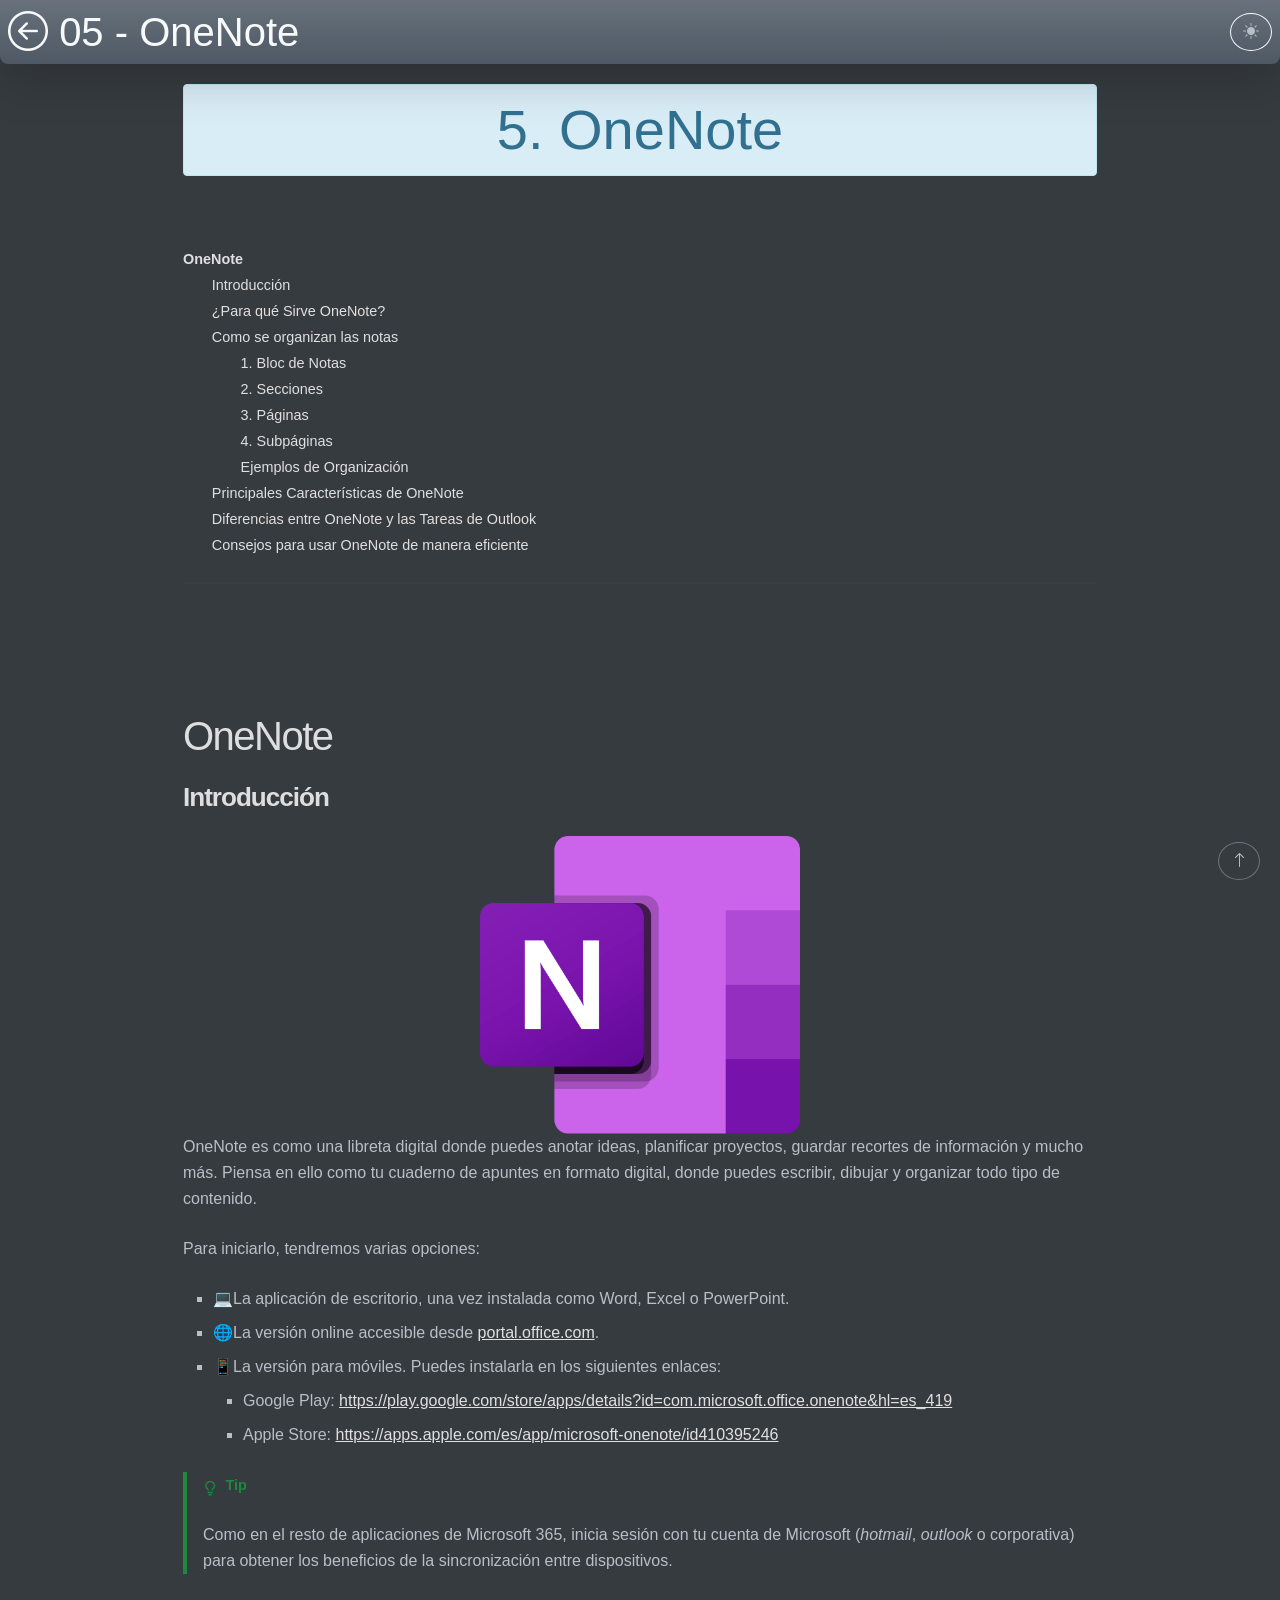
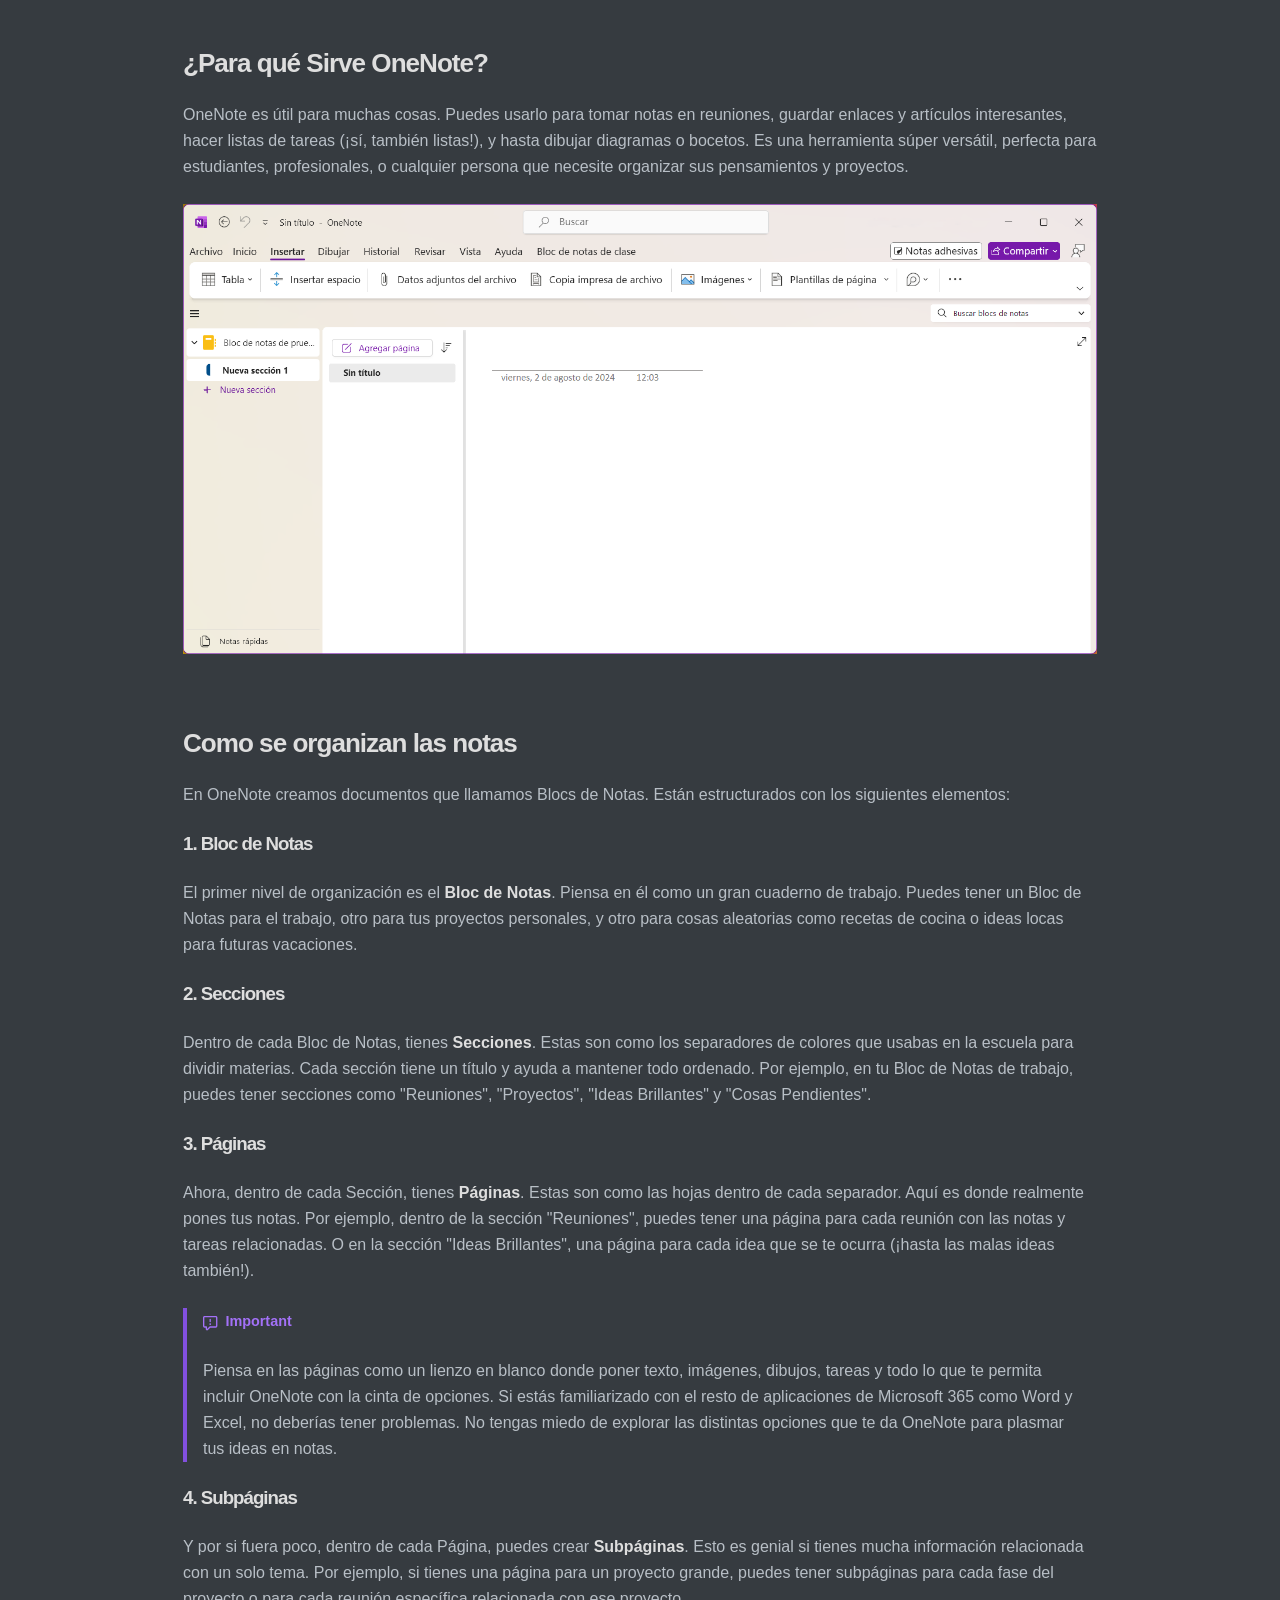
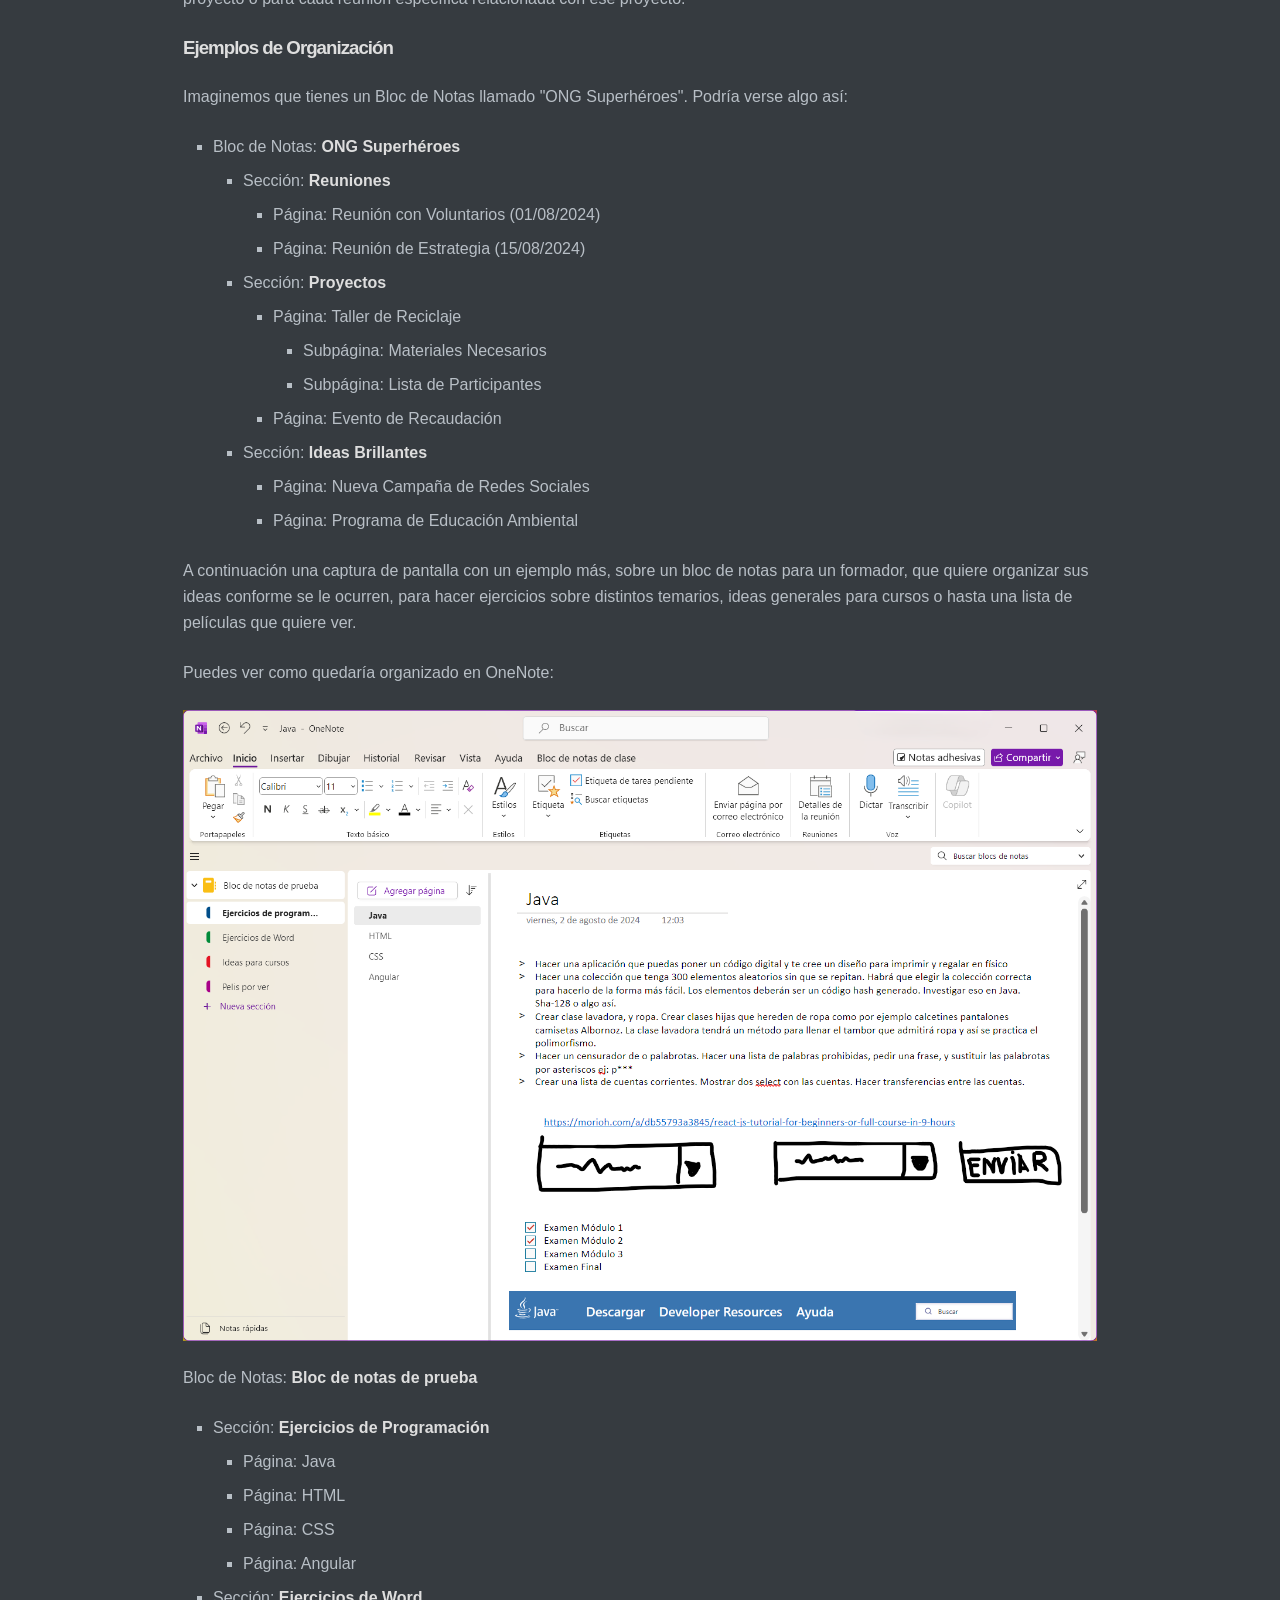
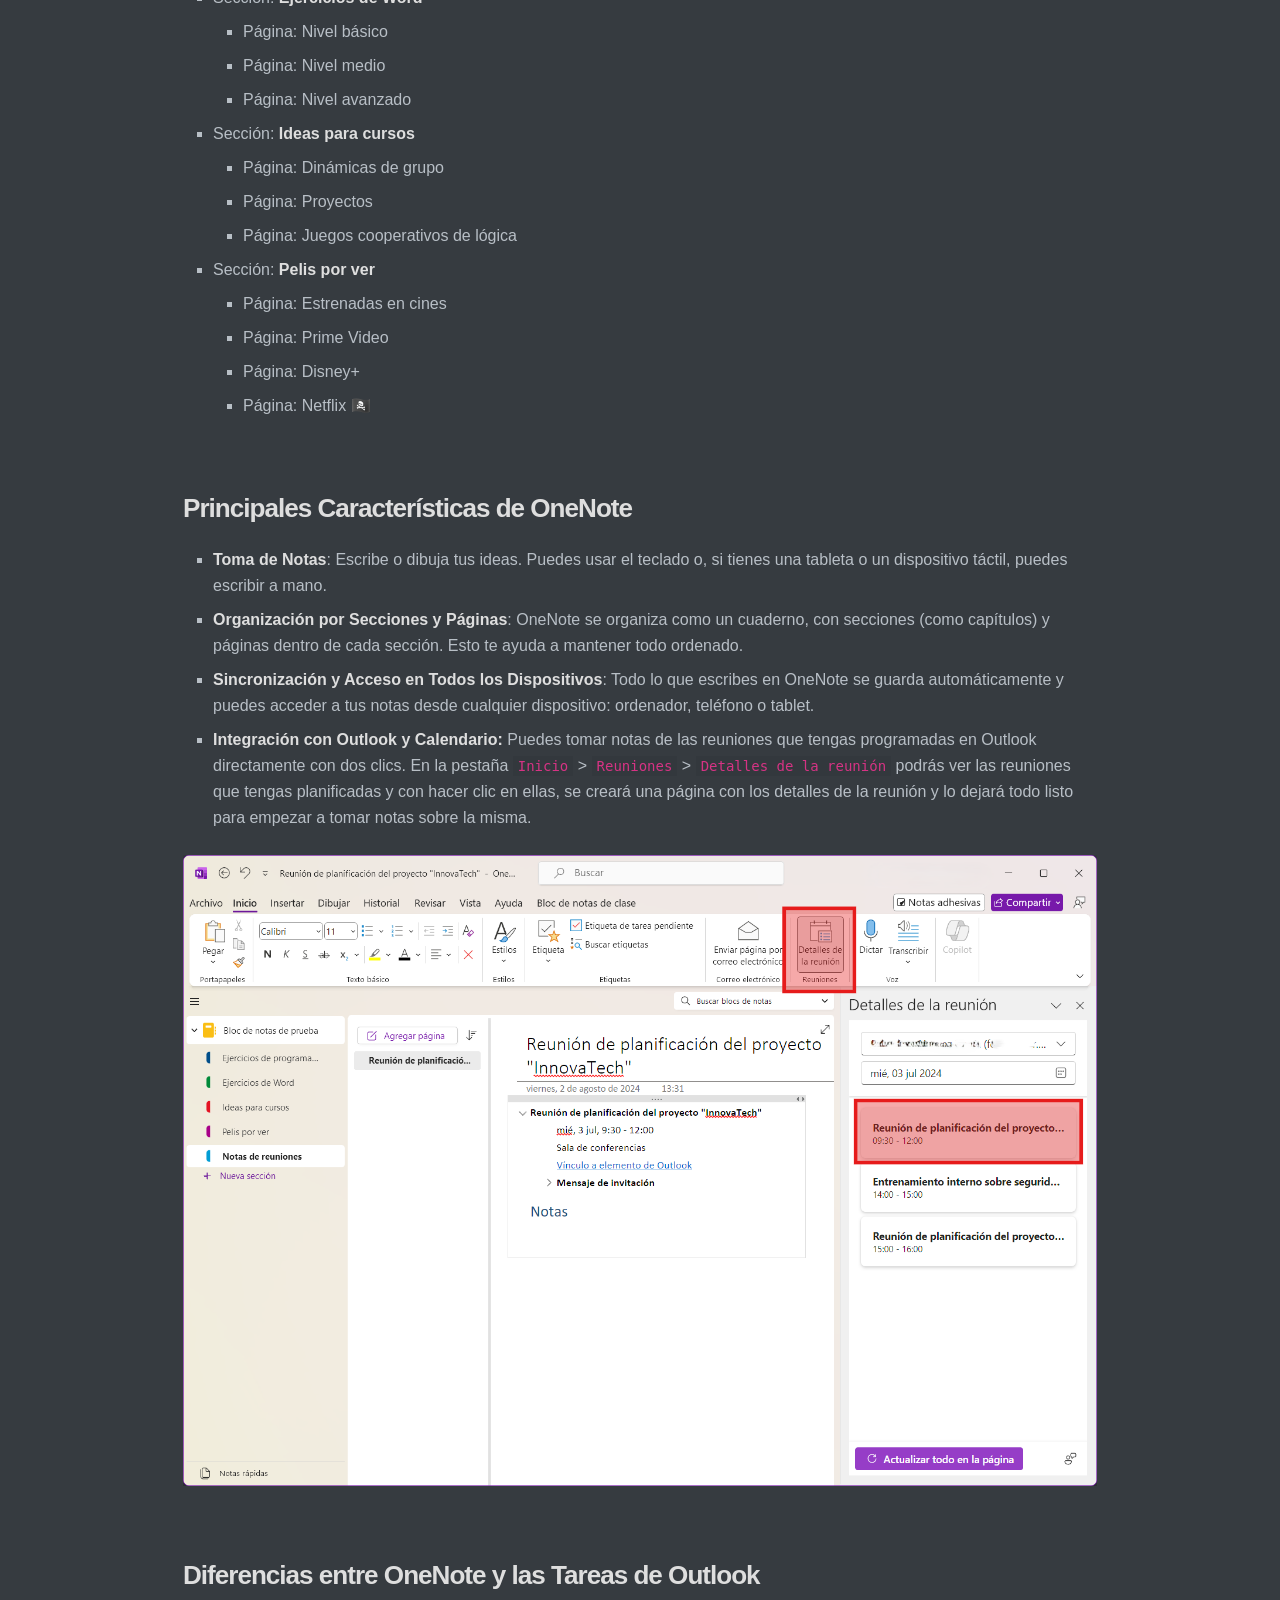
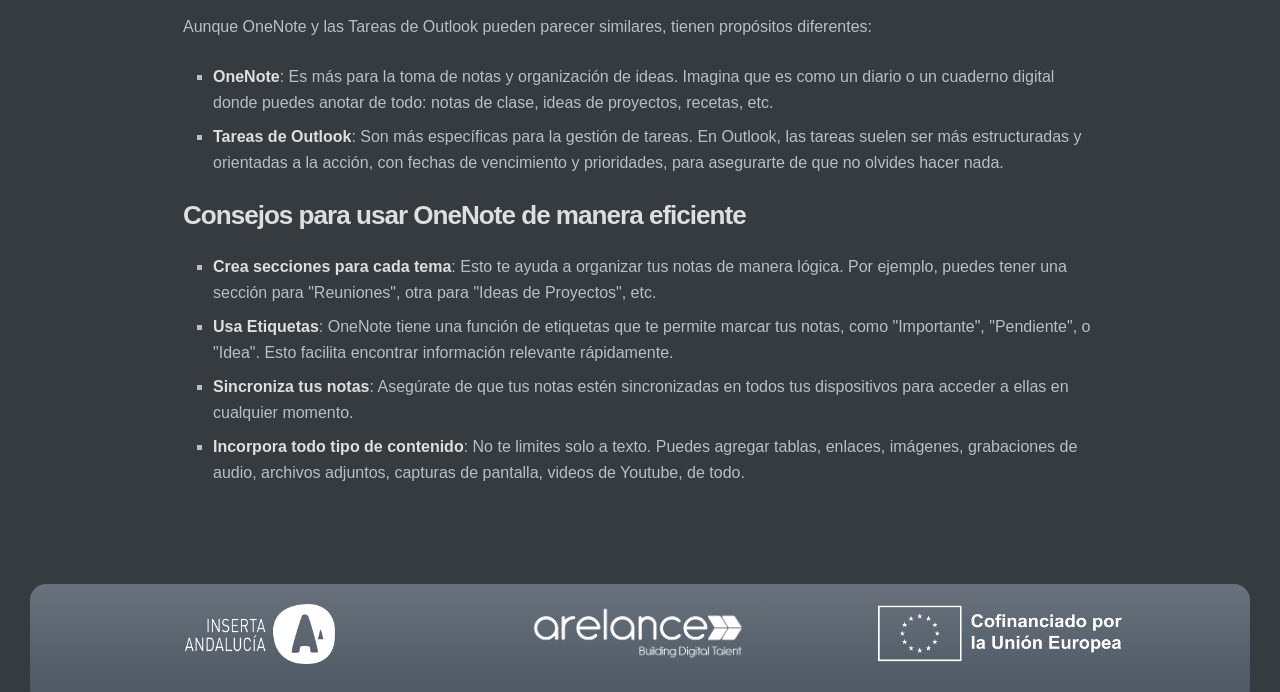
<file: 05-onenote.html>
<!doctype html>
<html>
<head>
<meta charset='UTF-8'>

<!-- Inicio trozo meta -->
<link href="https://cdn.jsdelivr.net/npm/bootstrap@5.3.3/dist/css/bootstrap.min.css" rel="stylesheet" integrity="sha384-QWTKZyjpPEjISv5WaRU9OFeRpok6YctnYmDr5pNlyT2bRjXh0JMhjY6hW+ALEwIH" crossorigin="anonymous"/>
<link href="https://cdn.jsdelivr.net/npm/bootstrap-icons@1.11.3/font/bootstrap-icons.min.css" rel="stylesheet" />
<link rel="stylesheet" href="css/estilos.css" id="css-base" />
<link rel="icon" type="image/png" sizes="64x64" href="img/assets/favicon.png" />
<meta name="theme-color" content="#4e5965">
<meta name="robots" content="noindex, nofollow">
<meta name="viewport" content="width=device-width, initial-scale=1">
<title>Temario Microsoft 365</title>
<!-- Fin trozo meta -->
<head>




<body class='typora-export os-windows'>

    <!-- Inicio Cabecera -->
	<header class="h1 fixed-top rounded-bottom-3 navegacion text-light p-2 text-start shadow-lg bg-gradient d-flex justify-content-between align-items-center">
        <div class="text-truncate">
            <a href="index.html" class="text-light" title="Volver al índice general"><i class="bi bi-arrow-left-circle"></i></a>
            <span>05 - OneNote</span>
        </div>
        <button id="tema" class="btn btn-light rounded-circle" onclick="cambiarTema()" title="Cambiar a modo claro">
            <i id="iconoTema" class="bi bi-brightness-high-fill"></i>
        </button>
    </header>
    <div id="top"></div>
    <!-- Fin Cabecera -->

    
    <div class='typora-export-content'>
<div id='write'  class=''><div style="padding: 2rem; margin-bottom: 20px; border: 1px solid transparent; border-radius: 4px; background-color: #d9edf7; border-color: #bce8f1; color: #31708f; text-align: center; font-size: 3.5rem">
  5. OneNote
</div><p>&nbsp;</p><div class='md-toc' mdtype='toc'><p class="md-toc-content" role="list"><span role="listitem" class="md-toc-item md-toc-h1" data-ref="n7"><a class="md-toc-inner" href="#onenote">OneNote</a></span><span role="listitem" class="md-toc-item md-toc-h2" data-ref="n8"><a class="md-toc-inner" href="#introducción">Introducción</a></span><span role="listitem" class="md-toc-item md-toc-h2" data-ref="n28"><a class="md-toc-inner" href="#para-qué-sirve-onenote">¿Para qué Sirve OneNote?</a></span><span role="listitem" class="md-toc-item md-toc-h2" data-ref="n32"><a class="md-toc-inner" href="#como-se-organizan-las-notas">Como se organizan las notas</a></span><span role="listitem" class="md-toc-item md-toc-h3" data-ref="n34"><a class="md-toc-inner" href="#1-bloc-de-notas">1. Bloc de Notas</a></span><span role="listitem" class="md-toc-item md-toc-h3" data-ref="n36"><a class="md-toc-inner" href="#2-secciones">2. Secciones</a></span><span role="listitem" class="md-toc-item md-toc-h3" data-ref="n38"><a class="md-toc-inner" href="#3-páginas">3. Páginas</a></span><span role="listitem" class="md-toc-item md-toc-h3" data-ref="n43"><a class="md-toc-inner" href="#4-subpáginas">4. Subpáginas</a></span><span role="listitem" class="md-toc-item md-toc-h3" data-ref="n45"><a class="md-toc-inner" href="#ejemplos-de-organización">Ejemplos de Organización</a></span><span role="listitem" class="md-toc-item md-toc-h2" data-ref="n123"><a class="md-toc-inner" href="#principales-características-de-onenote">Principales Características de OneNote</a></span><span role="listitem" class="md-toc-item md-toc-h2" data-ref="n135"><a class="md-toc-inner" href="#diferencias-entre-onenote-y-las-tareas-de-outlook">Diferencias entre OneNote y las Tareas de Outlook</a></span><span role="listitem" class="md-toc-item md-toc-h2" data-ref="n142"><a class="md-toc-inner" href="#consejos-para-usar-onenote-de-manera-eficiente">Consejos para usar OneNote de manera eficiente</a></span></p></div><hr /><p>&nbsp;</p><h1 id='onenote'><span>OneNote</span></h1><h2 id='introducción'><span>Introducción</span></h2><div style="text-align:center">
<a target="_blank" href="https://support.microsoft.com/es-es/office/v%C3%ADdeo-de-aprendizaje-de-onenote-1c983b65-42f6-42c1-ab61-235aae5d0115">
<img src="img/05 - onenote/onenote-logo.png" alt="Logo de Microsoft OneNote" style="width: 20rem;" /></a>
</div><p><span>OneNote es como una libreta digital donde puedes anotar ideas, planificar proyectos, guardar recortes de información y mucho más. Piensa en ello como tu cuaderno de apuntes en formato digital, donde puedes escribir, dibujar y organizar todo tipo de contenido.</span></p><p><span>Para iniciarlo, tendremos varias opciones: </span></p><ul><li><p><span>💻La aplicación de escritorio, una vez instalada como Word, Excel o PowerPoint. </span></p></li><li><p><span>🌐La versión online accesible desde </span><a href='https://portal.office.com'><span>portal.office.com</span></a><span>.</span></p></li><li><p><span>📱La versión para móviles. Puedes instalarla en los siguientes enlaces:</span></p><ul><li><p><span>Google Play: </span><a href='https://play.google.com/store/apps/details?id=com.microsoft.office.onenote&amp;hl=es_419' target='_blank' class='url'>https://play.google.com/store/apps/details?id=com.microsoft.office.onenote&hl=es_419</a></p></li><li><p><span>Apple Store: </span><a href='https://apps.apple.com/es/app/microsoft-onenote/id410395246' target='_blank' class='url'>https://apps.apple.com/es/app/microsoft-onenote/id410395246</a></p></li></ul></li></ul><div class="md-alert md-alert-tip tip"><p><span class='md-alert-text md-alert-text-tip'><svg viewBox="0 0 16 16" version="1.1" width="1em" height="1em" aria-hidden="true"><path d="M8 1.5c-2.363 0-4 1.69-4 3.75 0 .984.424 1.625.984 2.304l.214.253c.223.264.47.556.673.848.284.411.537.896.621 1.49a.75.75 0 0 1-1.484.211c-.04-.282-.163-.547-.37-.847a8.456 8.456 0 0 0-.542-.68c-.084-.1-.173-.205-.268-.32C3.201 7.75 2.5 6.766 2.5 5.25 2.5 2.31 4.863 0 8 0s5.5 2.31 5.5 5.25c0 1.516-.701 2.5-1.328 3.259-.095.115-.184.22-.268.319-.207.245-.383.453-.541.681-.208.3-.33.565-.37.847a.751.751 0 0 1-1.485-.212c.084-.593.337-1.078.621-1.489.203-.292.45-.584.673-.848.075-.088.147-.173.213-.253.561-.679.985-1.32.985-2.304 0-2.06-1.637-3.75-4-3.75ZM5.75 12h4.5a.75.75 0 0 1 0 1.5h-4.5a.75.75 0 0 1 0-1.5ZM6 15.25a.75.75 0 0 1 .75-.75h2.5a.75.75 0 0 1 0 1.5h-2.5a.75.75 0 0 1-.75-.75Z"></path></svg>Tip</span><br></p><p><span>Como en el resto de aplicaciones de Microsoft 365, inicia sesión con tu cuenta de Microsoft (</span><em><span>hotmail</span></em><span>, </span><em><span>outlook</span></em><span> o corporativa) para obtener los beneficios de la sincronización entre dispositivos.</span></p></div><p>&nbsp;</p><h2 id='para-qué-sirve-onenote'><span>¿Para qué Sirve OneNote?</span></h2><p><span>OneNote es útil para muchas cosas. Puedes usarlo para tomar notas en reuniones, guardar enlaces y artículos interesantes, hacer listas de tareas (¡sí, también listas!), y hasta dibujar diagramas o bocetos. Es una herramienta súper versátil, perfecta para estudiantes, profesionales, o cualquier persona que necesite organizar sus pensamientos y proyectos.</span></p><p><img src="img/05 - onenote/image-20240802120535906.png" referrerpolicy="no-referrer" alt="Pantalla principal de OneNote"></p><p>&nbsp;</p><h2 id='como-se-organizan-las-notas'><span>Como se organizan las notas</span></h2><p><span>En OneNote creamos documentos que llamamos Blocs de Notas. Están estructurados con los siguientes elementos:</span></p><h3 id='1-bloc-de-notas'><span>1. Bloc de Notas</span></h3><p><span>El primer nivel de organización es el </span><strong><span>Bloc de Notas</span></strong><span>. Piensa en él como un gran cuaderno de trabajo. Puedes tener un Bloc de Notas para el trabajo, otro para tus proyectos personales, y otro para cosas aleatorias como recetas de cocina o ideas locas para futuras vacaciones.</span></p><h3 id='2-secciones'><span>2. Secciones</span></h3><p><span>Dentro de cada Bloc de Notas, tienes </span><strong><span>Secciones</span></strong><span>. Estas son como los separadores de colores que usabas en la escuela para dividir materias. Cada sección tiene un título y ayuda a mantener todo ordenado. Por ejemplo, en tu Bloc de Notas de trabajo, puedes tener secciones como &quot;Reuniones&quot;, &quot;Proyectos&quot;, &quot;Ideas Brillantes&quot; y &quot;Cosas Pendientes&quot;.</span></p><h3 id='3-páginas'><span>3. Páginas</span></h3><p><span>Ahora, dentro de cada Sección, tienes </span><strong><span>Páginas</span></strong><span>. Estas son como las hojas dentro de cada separador. Aquí es donde realmente pones tus notas. Por ejemplo, dentro de la sección &quot;Reuniones&quot;, puedes tener una página para cada reunión con las notas y tareas relacionadas. O en la sección &quot;Ideas Brillantes&quot;, una página para cada idea que se te ocurra (¡hasta las malas ideas también!).</span></p><div class="md-alert md-alert-important important"><p><span class='md-alert-text md-alert-text-important'><svg viewBox="0 0 16 16" version="1.1" width="1em" height="1em" aria-hidden="true"><path d="M0 1.75C0 .784.784 0 1.75 0h12.5C15.216 0 16 .784 16 1.75v9.5A1.75 1.75 0 0 1 14.25 13H8.06l-2.573 2.573A1.458 1.458 0 0 1 3 14.543V13H1.75A1.75 1.75 0 0 1 0 11.25Zm1.75-.25a.25.25 0 0 0-.25.25v9.5c0 .138.112.25.25.25h2a.75.75 0 0 1 .75.75v2.19l2.72-2.72a.749.749 0 0 1 .53-.22h6.5a.25.25 0 0 0 .25-.25v-9.5a.25.25 0 0 0-.25-.25Zm7 2.25v2.5a.75.75 0 0 1-1.5 0v-2.5a.75.75 0 0 1 1.5 0ZM9 9a1 1 0 1 1-2 0 1 1 0 0 1 2 0Z"></path></svg>Important</span><br></p><p><span>Piensa en las páginas como un lienzo en blanco donde poner texto, imágenes, dibujos, tareas y todo lo que te permita incluir OneNote con la cinta de opciones. Si estás familiarizado con el resto de aplicaciones de Microsoft 365 como Word y Excel, no deberías tener problemas. No tengas miedo de explorar las distintas opciones que te da OneNote para plasmar tus ideas en notas.</span></p></div><h3 id='4-subpáginas'><span>4. Subpáginas</span></h3><p><span>Y por si fuera poco, dentro de cada Página, puedes crear </span><strong><span>Subpáginas</span></strong><span>. Esto es genial si tienes mucha información relacionada con un solo tema. Por ejemplo, si tienes una página para un proyecto grande, puedes tener subpáginas para cada fase del proyecto o para cada reunión específica relacionada con ese proyecto.</span></p><h3 id='ejemplos-de-organización'><span>Ejemplos de Organización</span></h3><p><span>Imaginemos que tienes un Bloc de Notas llamado &quot;ONG Superhéroes&quot;. Podría verse algo así:</span></p><ul><li><p><span>Bloc de Notas: </span><strong><span>ONG Superhéroes</span></strong></p><ul><li><p><span>Sección: </span><strong><span>Reuniones</span></strong></p><ul><li><p><span>Página: Reunión con Voluntarios (01/08/2024)</span></p></li><li><p><span>Página: Reunión de Estrategia (15/08/2024)</span></p></li></ul></li><li><p><span>Sección: </span><strong><span>Proyectos</span></strong></p><ul><li><p><span>Página: Taller de Reciclaje</span></p><ul><li><p><span>Subpágina: Materiales Necesarios</span></p></li><li><p><span>Subpágina: Lista de Participantes</span></p></li></ul></li><li><p><span>Página: Evento de Recaudación</span></p></li></ul></li><li><p><span>Sección: </span><strong><span>Ideas Brillantes</span></strong></p><ul><li><p><span>Página: Nueva Campaña de Redes Sociales</span></p></li><li><p><span>Página: Programa de Educación Ambiental</span></p></li></ul></li></ul></li></ul><p><span>A continuación una captura de pantalla con un ejemplo más, sobre un bloc de notas para un formador, que quiere organizar sus ideas conforme se le ocurren, para hacer ejercicios sobre distintos temarios, ideas generales para cursos o hasta una lista de películas que quiere ver.</span></p><p><span>Puedes ver como quedaría organizado en OneNote:</span></p><p><img src="img/05 - onenote/image-20240802130656586.png" referrerpolicy="no-referrer" alt="Bloc de notas de prueba - Captura de pantalla"></p><p><span>Bloc de Notas: </span><strong><span>Bloc de notas de prueba</span></strong></p><ul><li><p><span>Sección: </span><strong><span>Ejercicios de Programación</span></strong></p><ul><li><p><span>Página: Java</span></p></li><li><p><span>Página: HTML</span></p></li><li><p><span>Página: CSS</span></p></li><li><p><span>Página: Angular</span></p></li></ul></li><li><p><span>Sección: </span><strong><span>Ejercicios de Word</span></strong></p><ul><li><p><span>Página: Nivel básico</span></p></li><li><p><span>Página: Nivel medio</span></p></li><li><p><span>Página: Nivel avanzado</span></p></li></ul></li><li><p><span>Sección: </span><strong><span>Ideas para cursos</span></strong></p><ul><li><p><span>Página: Dinámicas de grupo</span></p></li><li><p><span>Página: Proyectos</span></p></li><li><p><span>Página: Juegos cooperativos de lógica</span></p></li></ul></li><li><p><span>Sección: </span><strong><span>Pelis por ver</span></strong></p><ul><li><p><span>Página: Estrenadas en cines</span></p></li><li><p><span>Página: Prime Video</span></p></li><li><p><span>Página: Disney+</span></p></li><li><p><span>Página: Netflix 🏴‍☠️</span></p></li></ul></li></ul><p>&nbsp;</p><h2 id='principales-características-de-onenote'><span>Principales Características de OneNote</span></h2><ul><li><p><strong><span>Toma de Notas</span></strong><span>: Escribe o dibuja tus ideas. Puedes usar el teclado o, si tienes una tableta o un dispositivo táctil, puedes escribir a mano.</span></p></li><li><p><strong><span>Organización por Secciones y Páginas</span></strong><span>: OneNote se organiza como un cuaderno, con secciones (como capítulos) y páginas dentro de cada sección. Esto te ayuda a mantener todo ordenado.</span></p></li><li><p><strong><span>Sincronización y Acceso en Todos los Dispositivos</span></strong><span>: Todo lo que escribes en OneNote se guarda automáticamente y puedes acceder a tus notas desde cualquier dispositivo: ordenador, teléfono o tablet.</span></p></li><li><p><strong><span>Integración con Outlook y Calendario:</span></strong><span> Puedes tomar notas de las reuniones que tengas programadas en Outlook directamente con dos clics. En la pestaña </span><code>Inicio</code><span> &gt; </span><code>Reuniones</code><span> &gt; </span><code>Detalles de la reunión</code><span> podrás ver las reuniones que tengas planificadas y con hacer clic en ellas, se creará una página con los detalles de la reunión y lo dejará todo listo para empezar a tomar notas sobre la misma.</span></p></li></ul><p><img src="img/05 - onenote/image-20240802133234726.png" referrerpolicy="no-referrer" alt="Captura de pantalla de OneNote mostrando la integración con el Calendario de Outlook"></p><p>&nbsp;</p><h2 id='diferencias-entre-onenote-y-las-tareas-de-outlook'><span>Diferencias entre OneNote y las Tareas de Outlook</span></h2><p><span>Aunque OneNote y las Tareas de Outlook pueden parecer similares, tienen propósitos diferentes:</span></p><ul><li><p><strong><span>OneNote</span></strong><span>: Es más para la toma de notas y organización de ideas. Imagina que es como un diario o un cuaderno digital donde puedes anotar de todo: notas de clase, ideas de proyectos, recetas, etc.</span></p></li><li><p><strong><span>Tareas de Outlook</span></strong><span>: Son más específicas para la gestión de tareas. En Outlook, las tareas suelen ser más estructuradas y orientadas a la acción, con fechas de vencimiento y prioridades, para asegurarte de que no olvides hacer nada.</span></p></li></ul><h2 id='consejos-para-usar-onenote-de-manera-eficiente'><span>Consejos para usar OneNote de manera eficiente</span></h2><ul><li><p><strong><span>Crea secciones para cada tema</span></strong><span>: Esto te ayuda a organizar tus notas de manera lógica. Por ejemplo, puedes tener una sección para &quot;Reuniones&quot;, otra para &quot;Ideas de Proyectos&quot;, etc.</span></p></li><li><p><strong><span>Usa Etiquetas</span></strong><span>: OneNote tiene una función de etiquetas que te permite marcar tus notas, como &quot;Importante&quot;, &quot;Pendiente&quot;, o &quot;Idea&quot;. Esto facilita encontrar información relevante rápidamente.</span></p></li><li><p><strong><span>Sincroniza tus notas</span></strong><span>: Asegúrate de que tus notas estén sincronizadas en todos tus dispositivos para acceder a ellas en cualquier momento.</span></p></li><li><p><strong><span>Incorpora todo tipo de contenido</span></strong><span>: No te limites solo a texto. Puedes agregar tablas, enlaces, imágenes, grabaciones de audio, archivos adjuntos, capturas de pantalla, videos de Youtube, de todo.</span></p></li></ul><p>&nbsp;</p></div></div>









    <!-- Inicio HTML añadido -->
<!-- Botón flotante -->
<a href="#top" title="Volver arriba" class="btn btn-secondary btn-floating rounded-circle" >
    <i class="bi bi-arrow-up"></i>
</a>

<!-- Footer -->
<footer class="footer rounded-top-4 bg-gradient mt-5">
    <div class="container text-center">
        <div class="row justify-content-center">
            <div class="col-4 mb-2">
                <a href="#">
                    <img src="img/assets/logo1.png" alt="Logo 1" class="footer-logo img-fluid">
                </a>
            </div>
            <div class="col-4 mb-2">
                <a href="#">
                    <img src="img/assets/logo2.png" alt="Logo 2" class="footer-logo img-fluid">
                </a>
            </div>
            <div class="col-4 mb-2">
                <img src="img/assets/logo3.png" alt="Logo 3" class="footer-logo img-fluid">
            </div>
        </div>
    </div>
</footer>

<!-- Bootstrap JS -->
<script src="https://cdn.jsdelivr.net/npm/bootstrap@5.3.3/dist/js/bootstrap.bundle.min.js" integrity="sha384-YvpcrYf0tY3lHB60NNkmXc5s9fDVZLESaAA55NDzOxhy9GkcIdslK1eN7N6jIeHz" crossorigin="anonymous"></script>
<script src="js/codigo.js" type="text/javascript"></script>
<!-- Fin HTML añadido -->



</body>

</html>
</file>
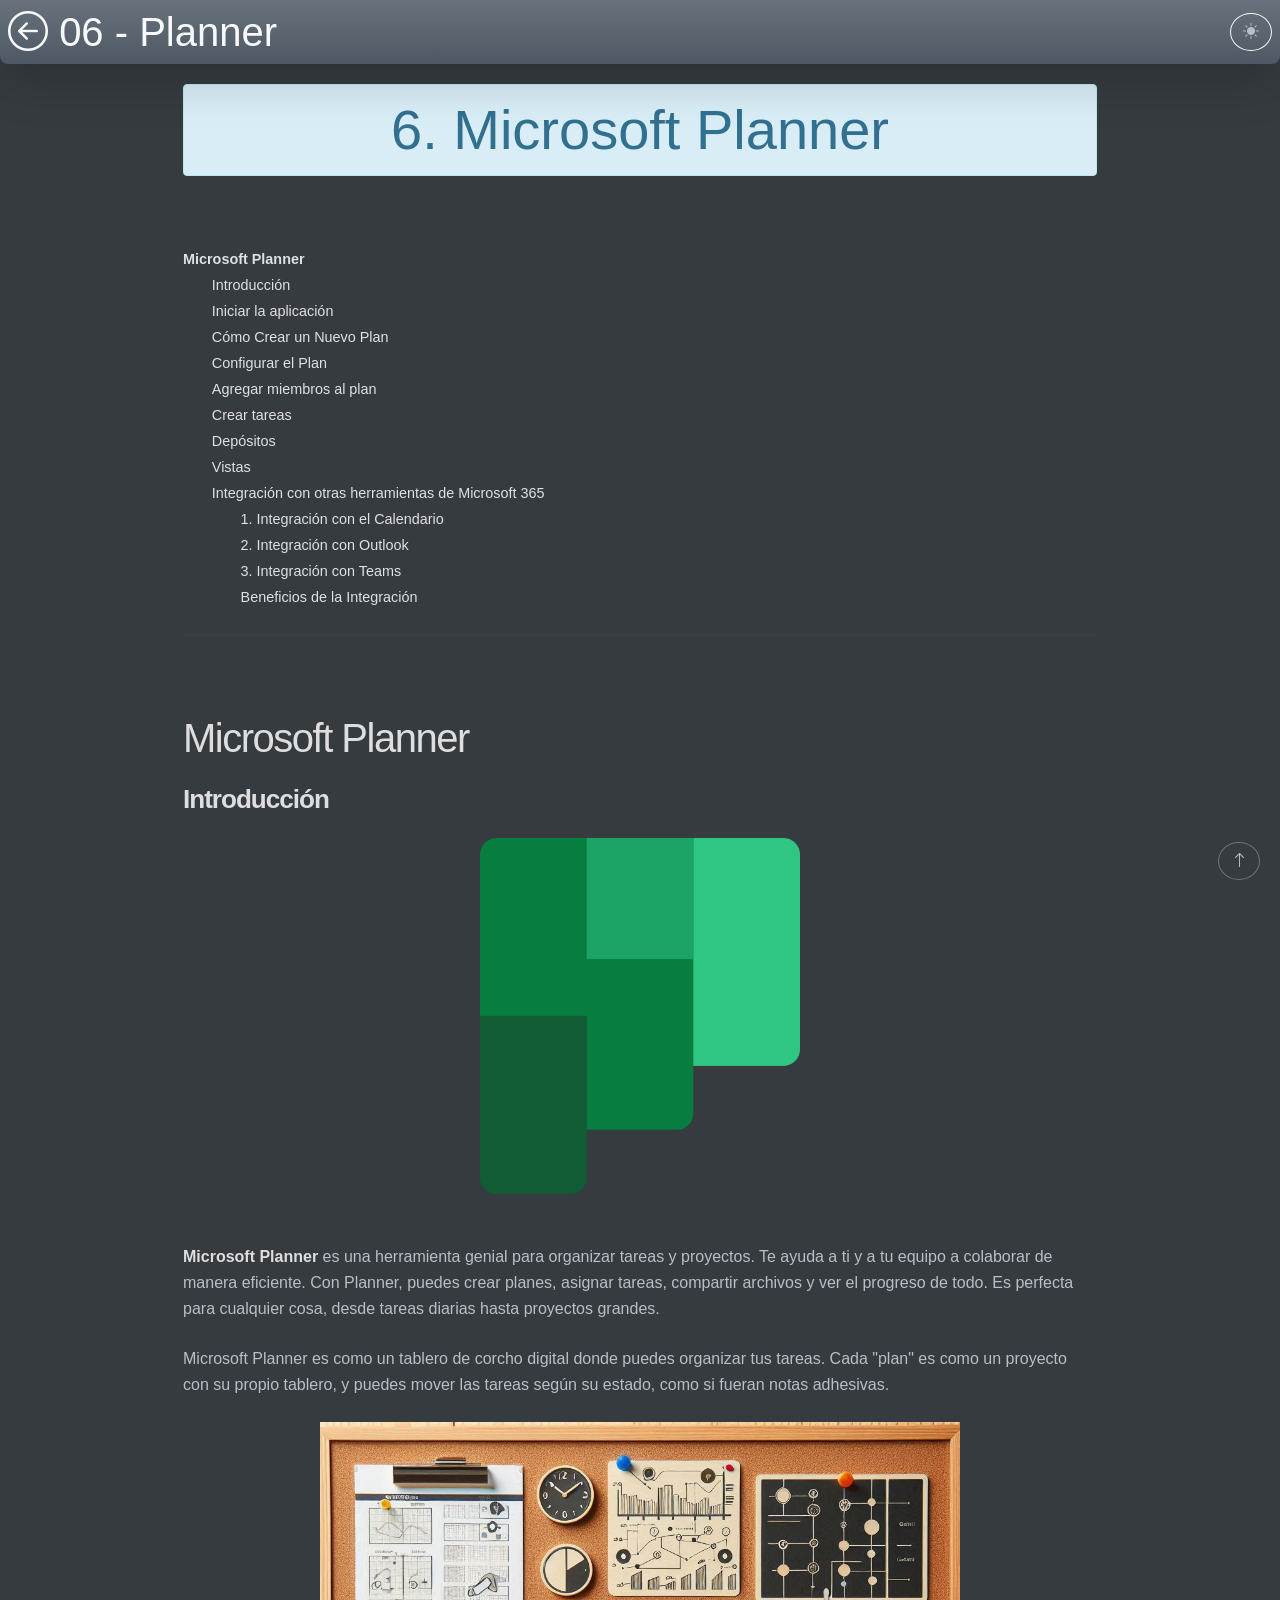
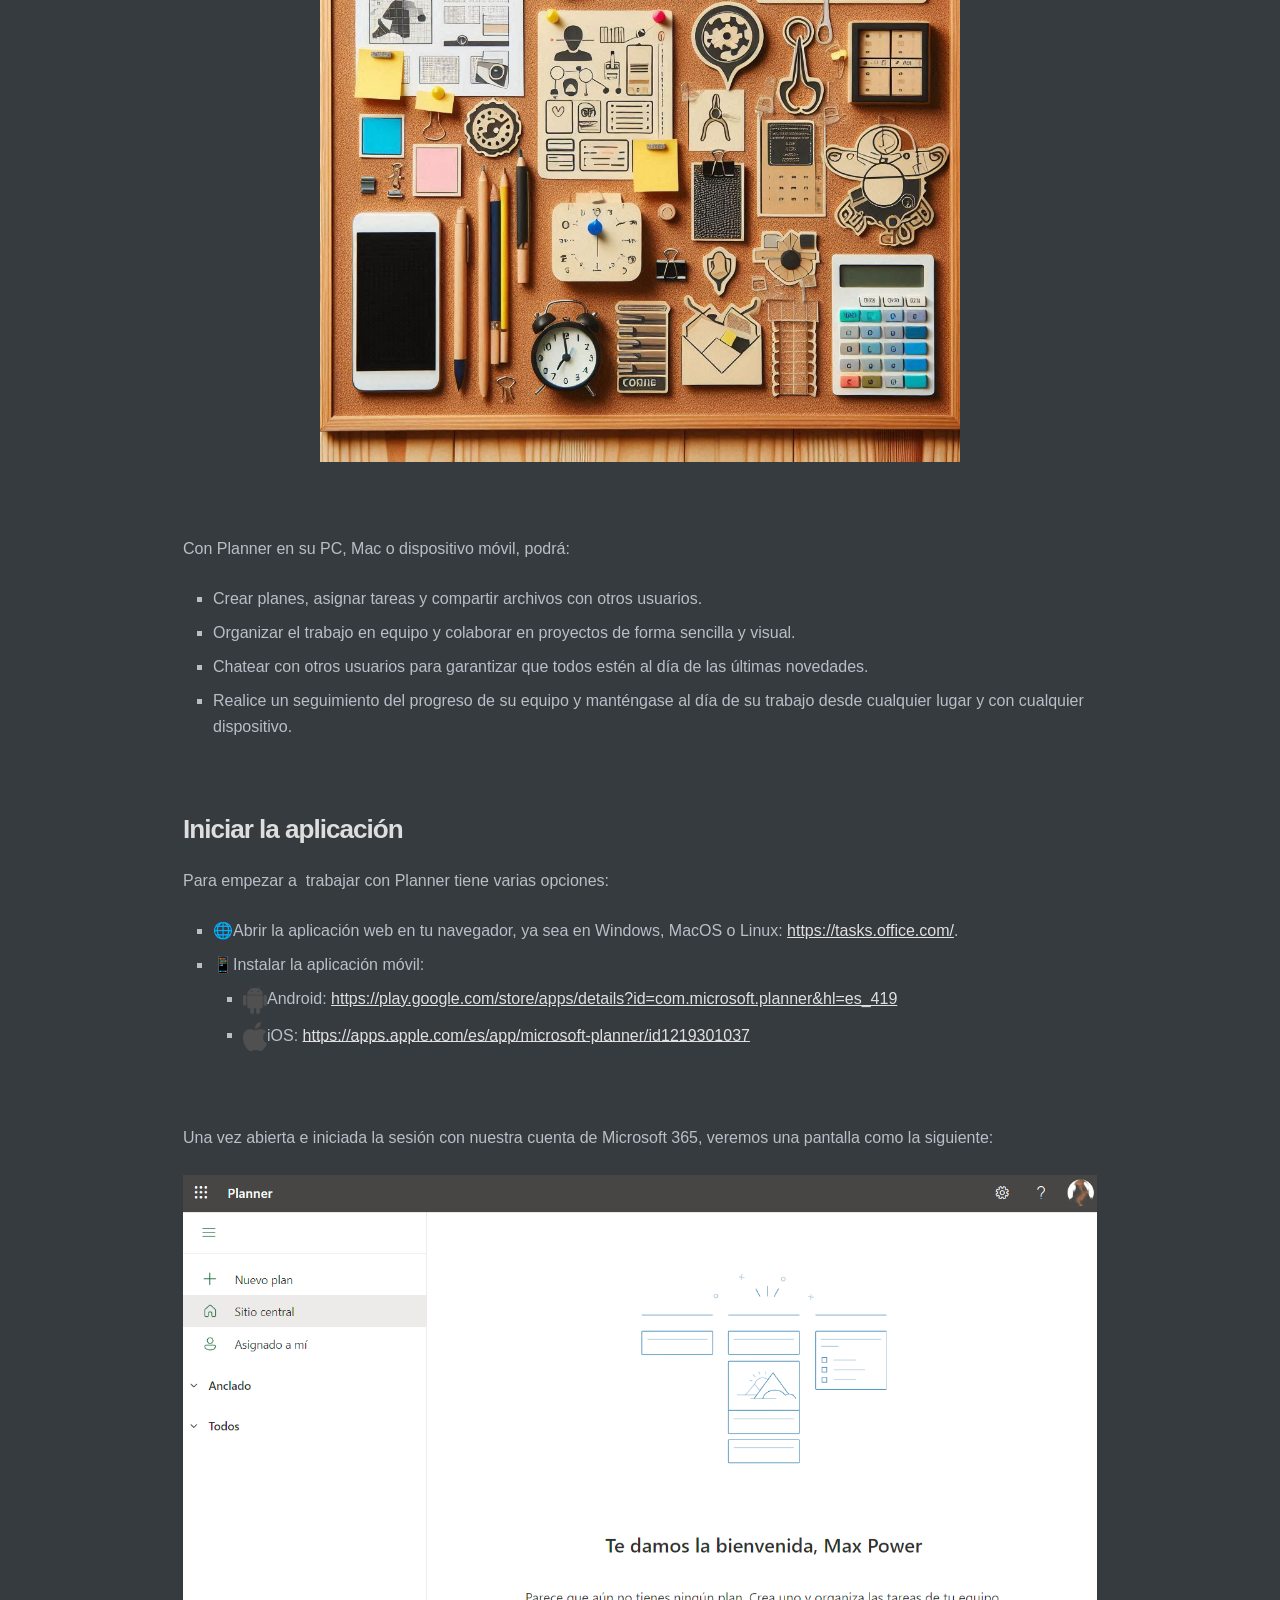
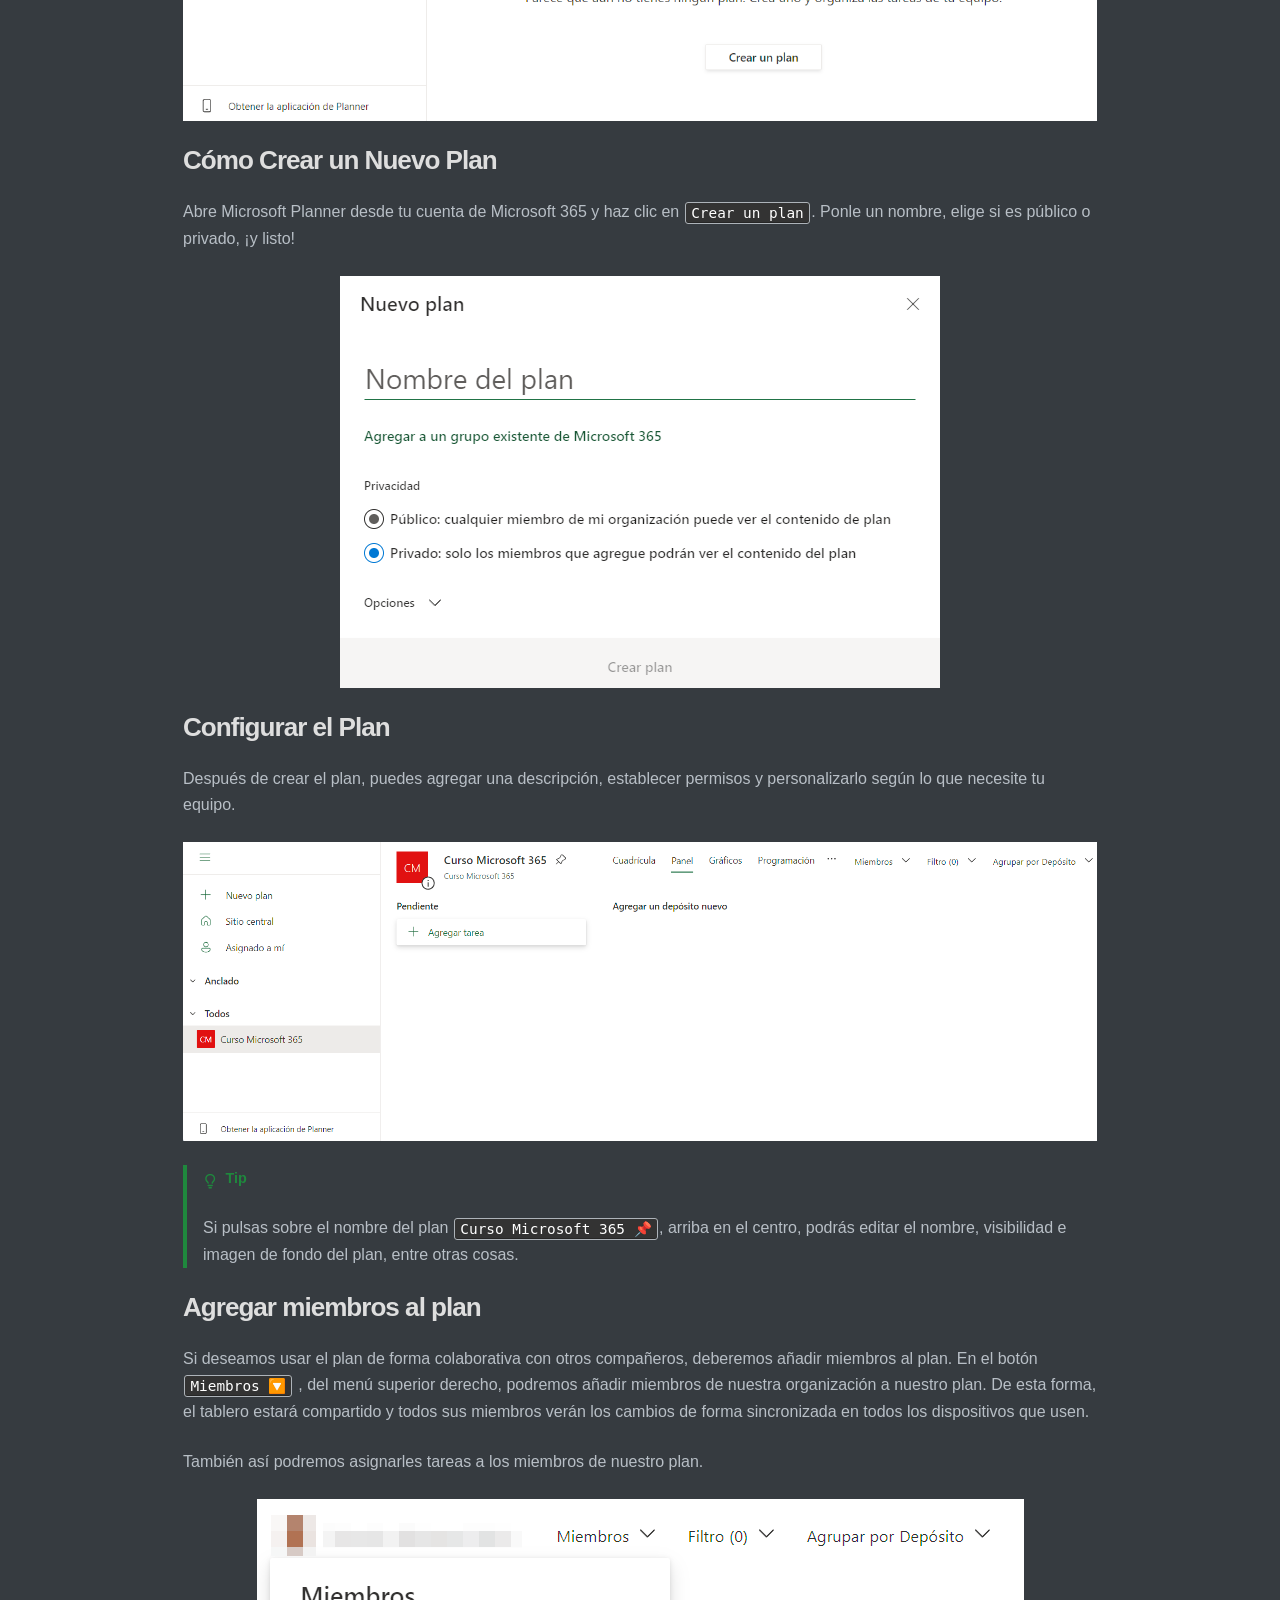
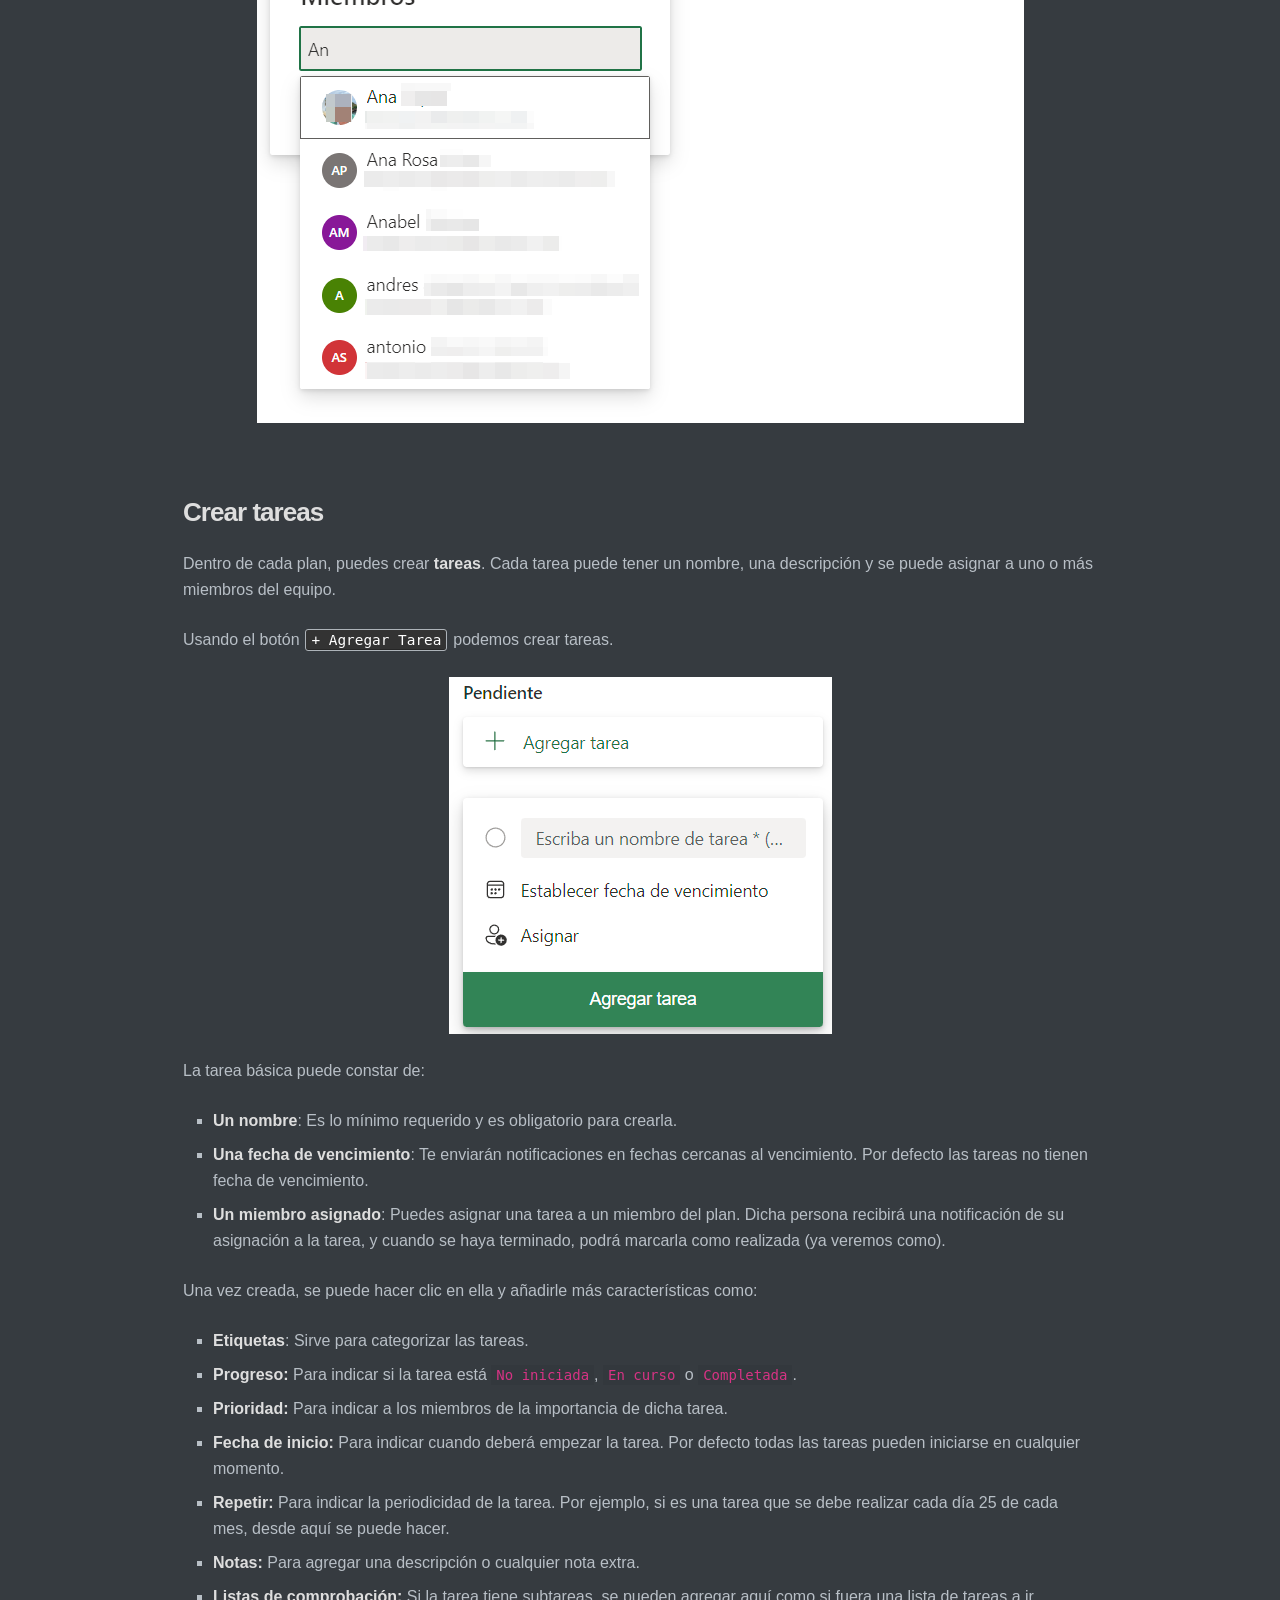
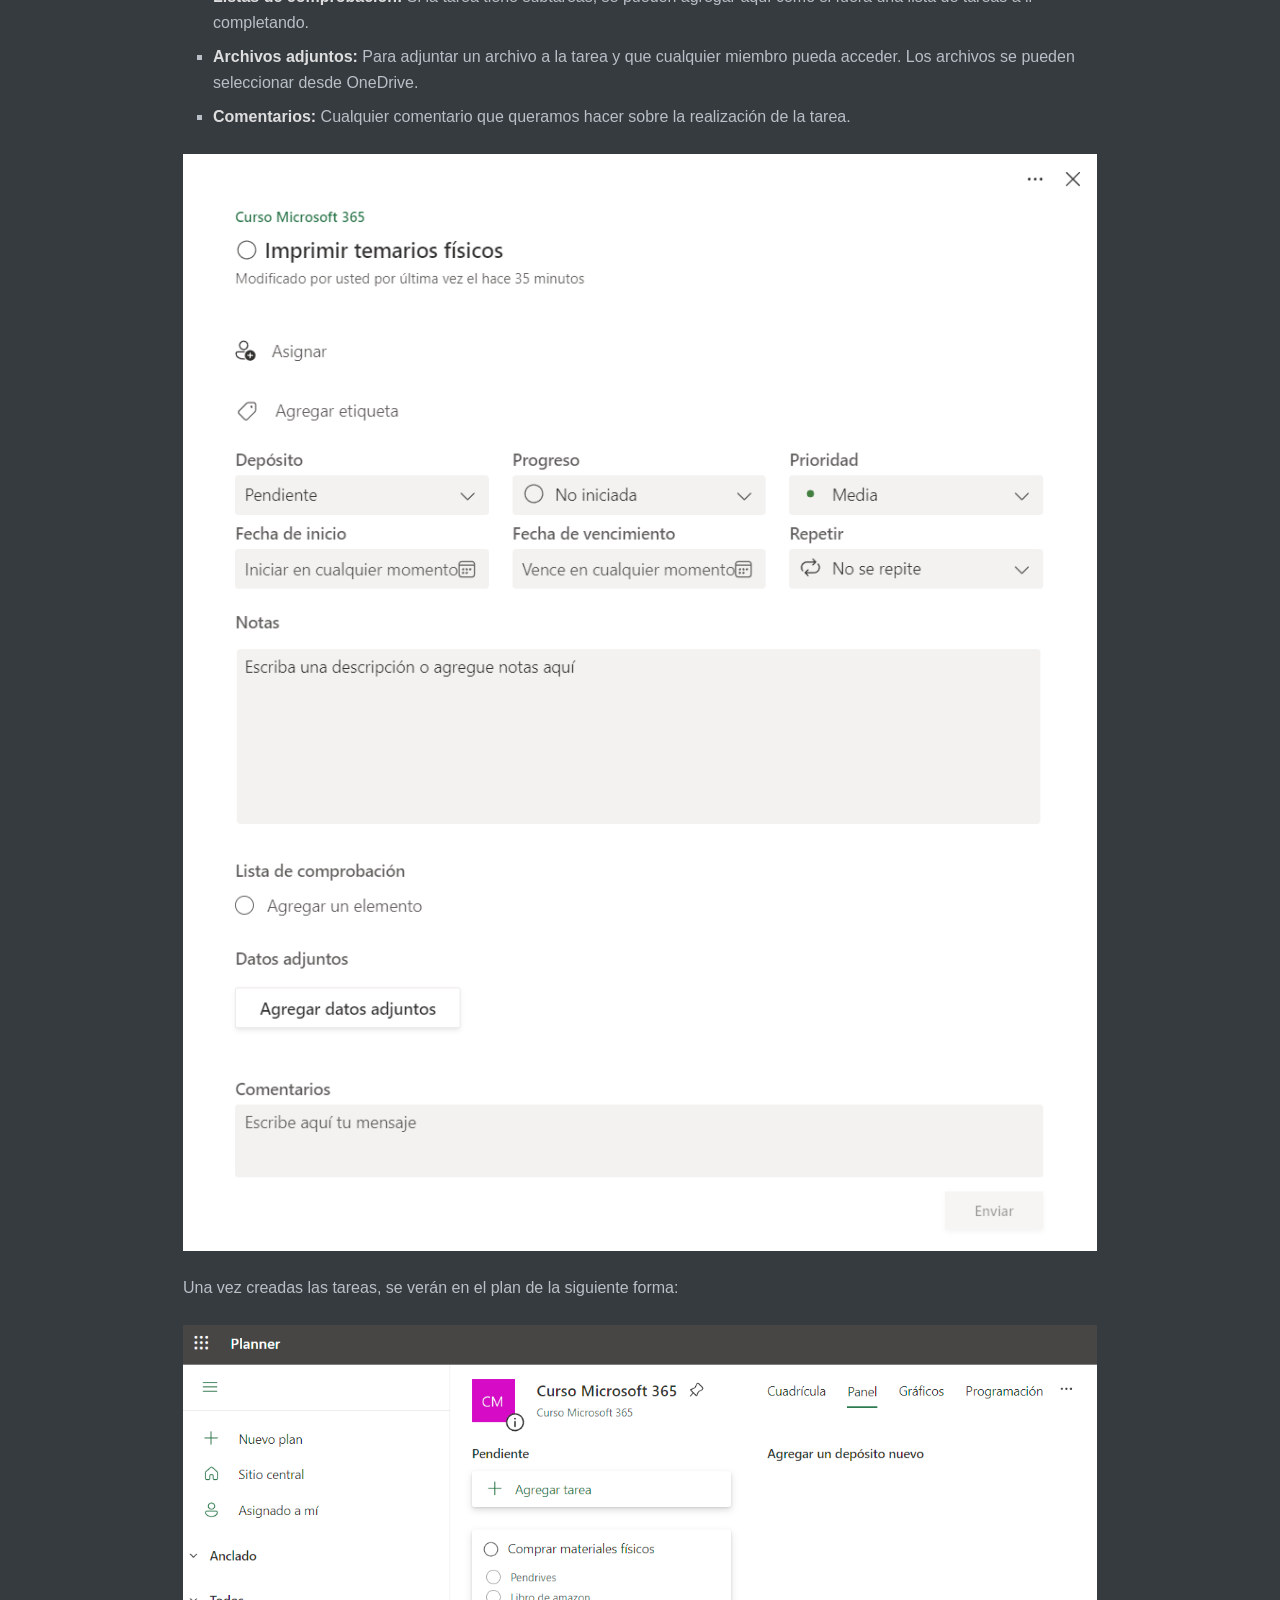
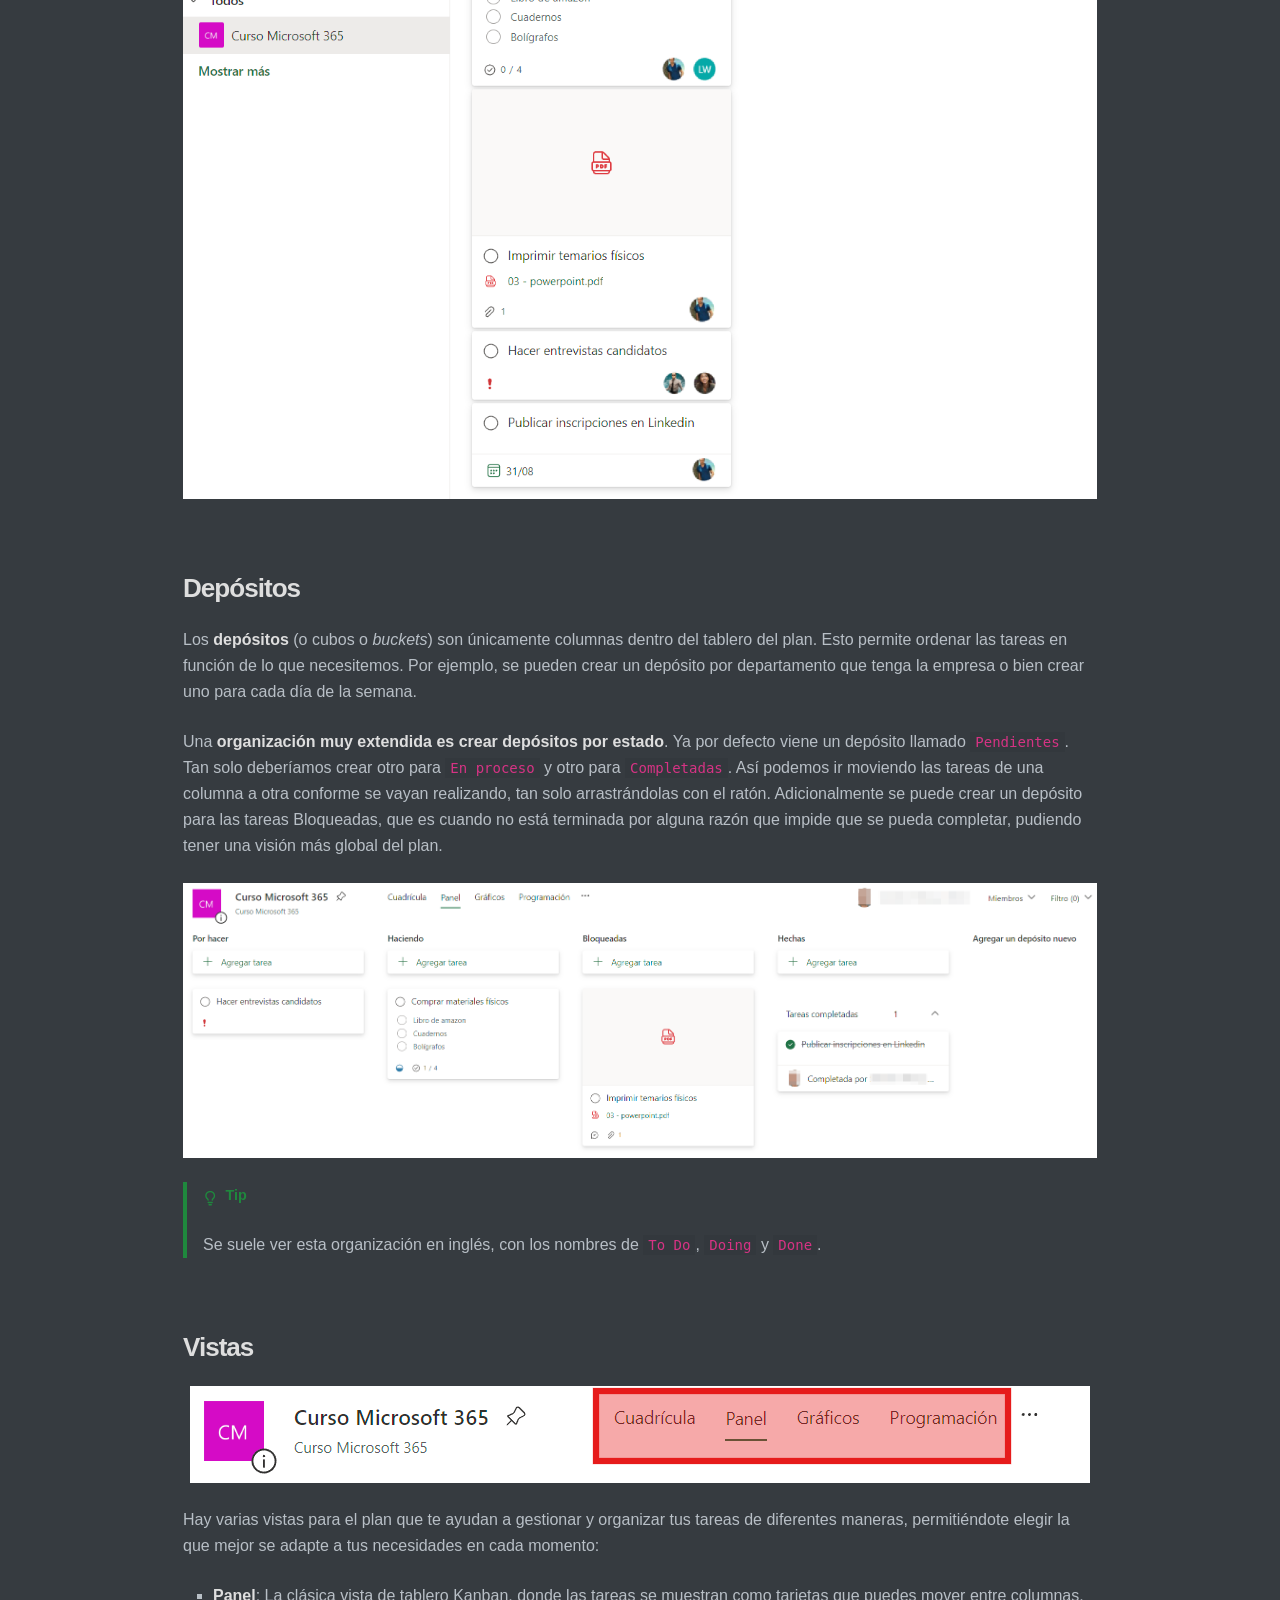
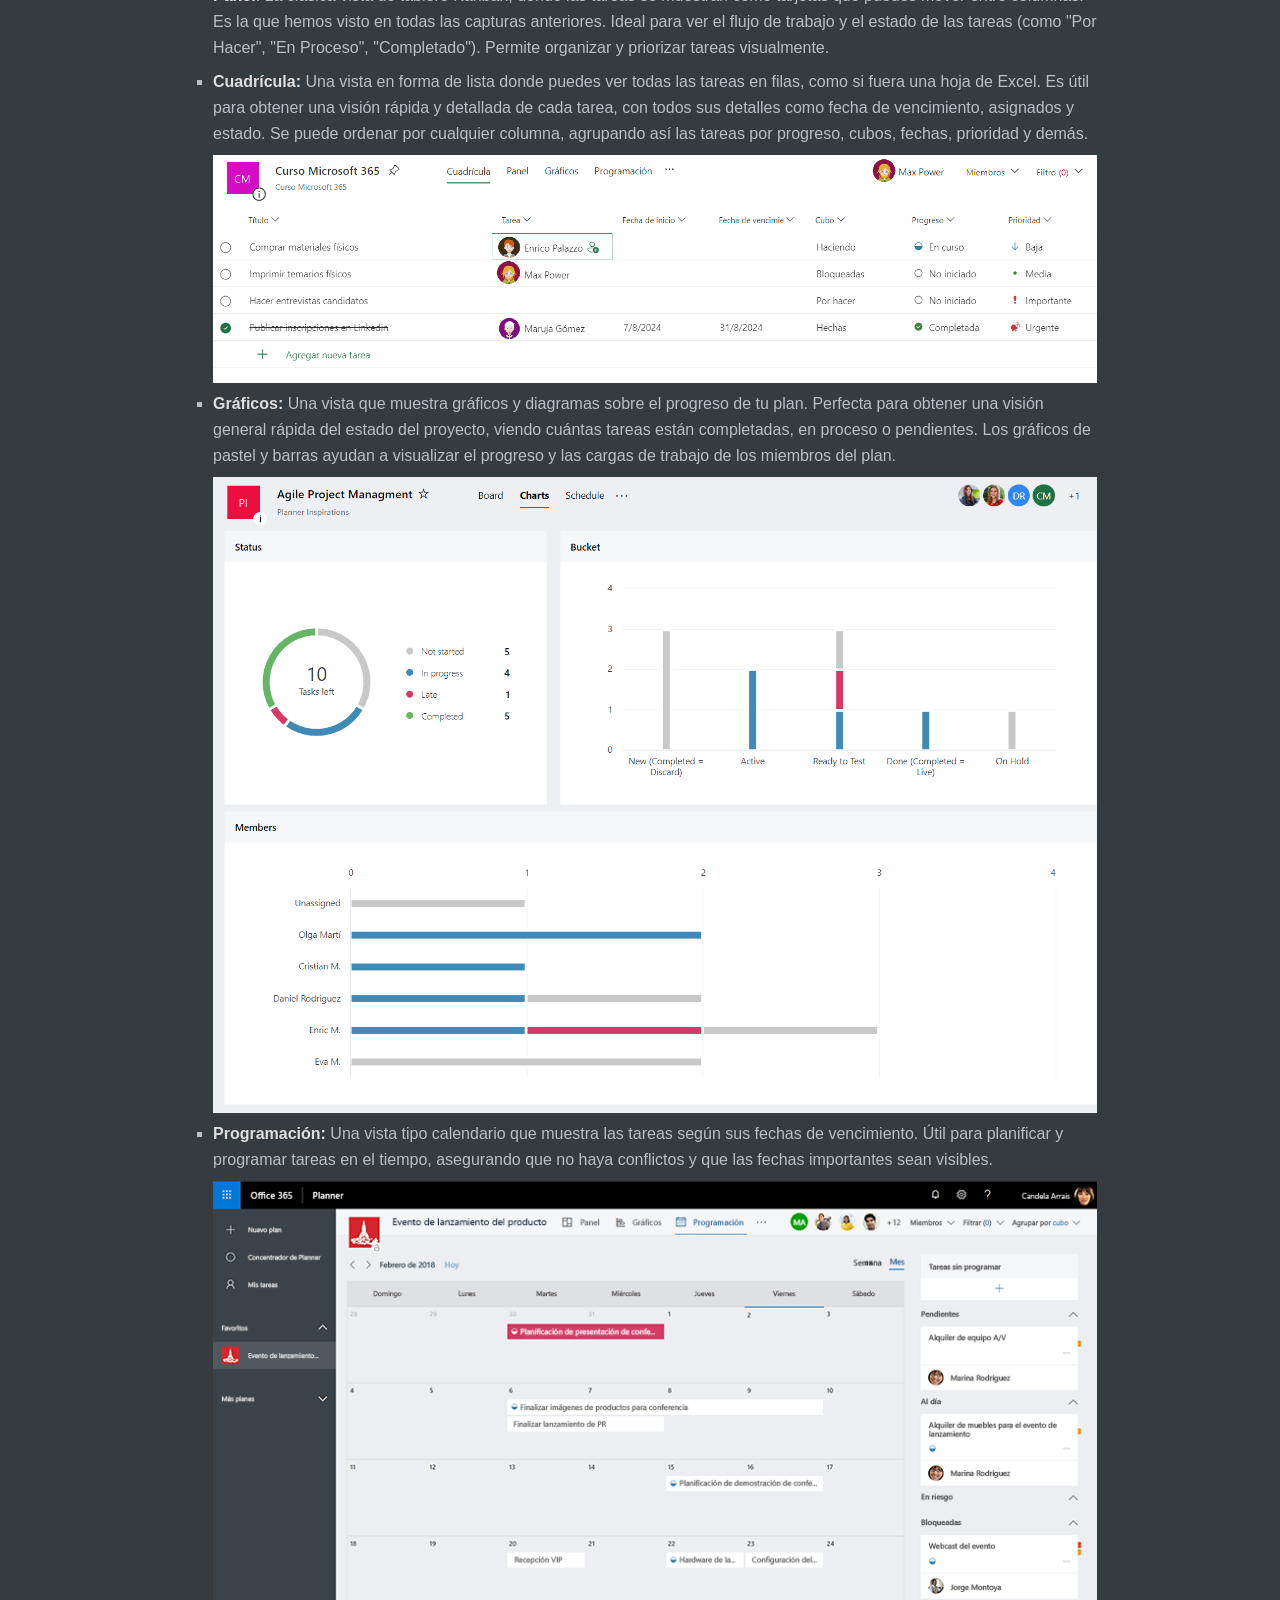
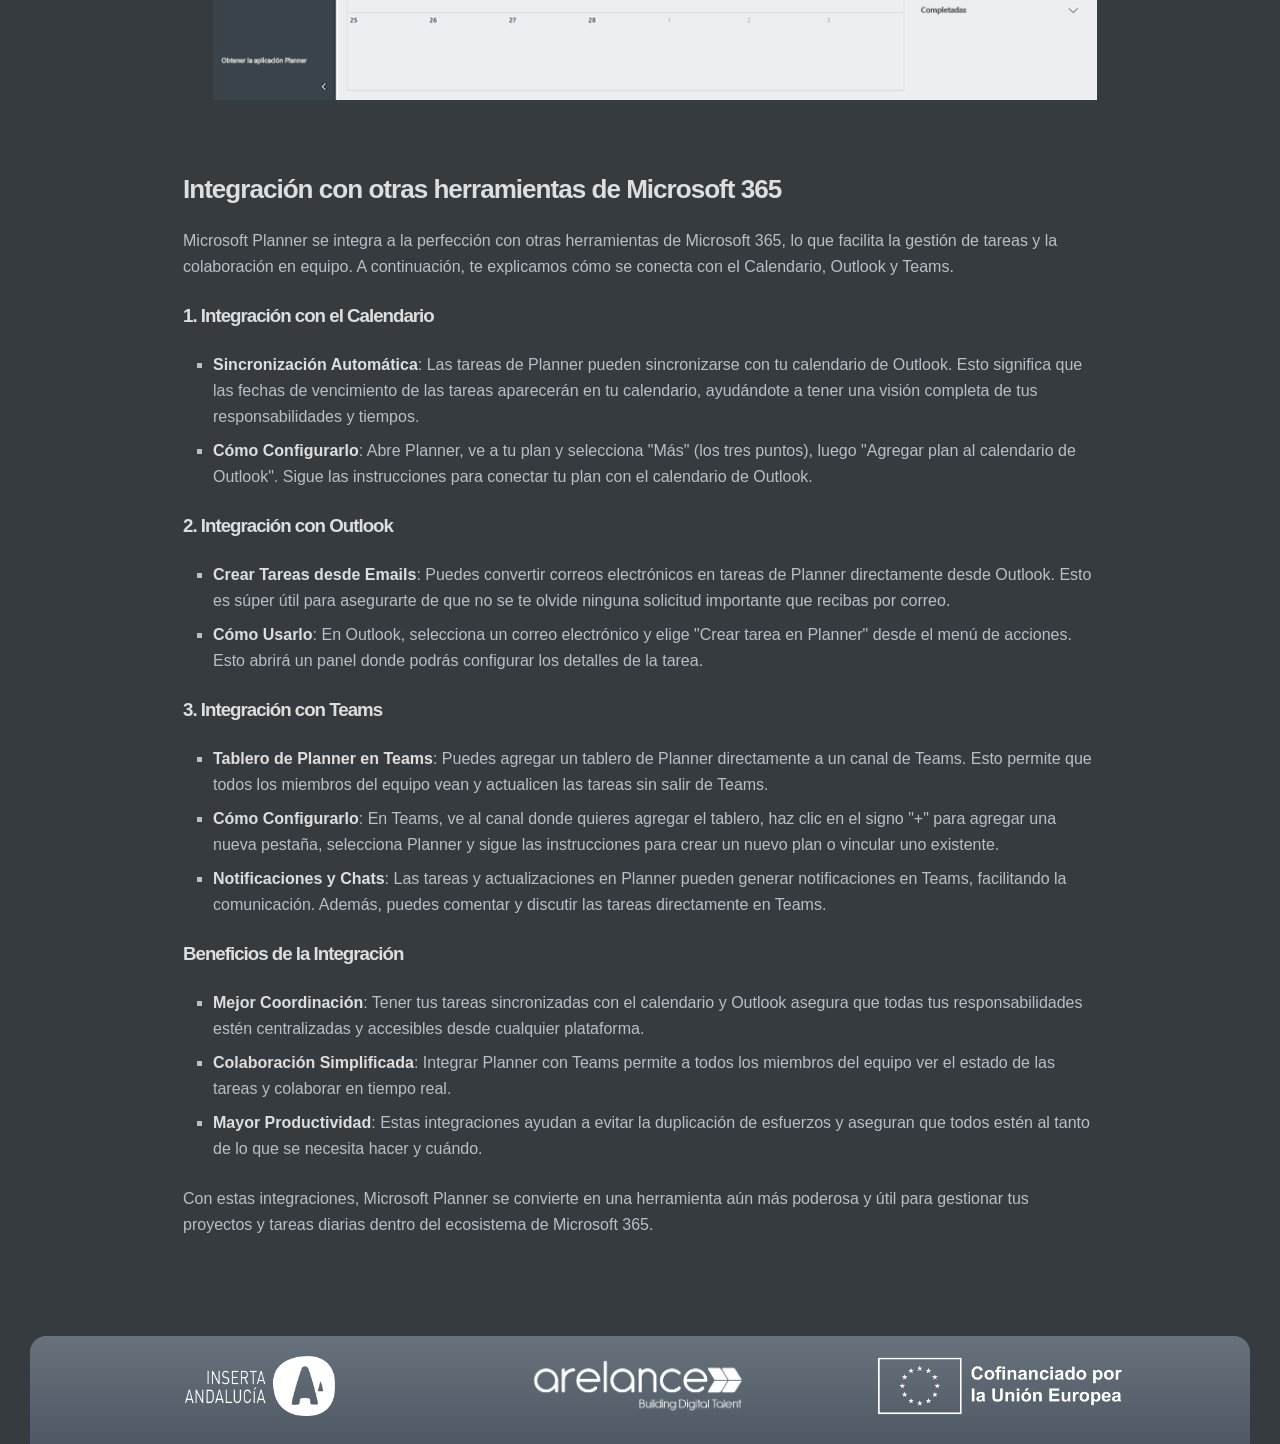
<file: 06-planner.html>
<!doctype html>
<html>
<head>
<meta charset='UTF-8'>

<!-- Inicio trozo meta -->
<link href="https://cdn.jsdelivr.net/npm/bootstrap@5.3.3/dist/css/bootstrap.min.css" rel="stylesheet" integrity="sha384-QWTKZyjpPEjISv5WaRU9OFeRpok6YctnYmDr5pNlyT2bRjXh0JMhjY6hW+ALEwIH" crossorigin="anonymous"/>
<link href="https://cdn.jsdelivr.net/npm/bootstrap-icons@1.11.3/font/bootstrap-icons.min.css" rel="stylesheet" />
<link rel="stylesheet" href="css/estilos.css" id="css-base" />
<link rel="icon" type="image/png" sizes="64x64" href="img/assets/favicon.png" />
<meta name="theme-color" content="#4e5965">
<meta name="robots" content="noindex, nofollow">
<meta name="viewport" content="width=device-width, initial-scale=1">
<title>Temario Microsoft 365</title>
<!-- Fin trozo meta -->
<head>




<body class='typora-export os-windows'>

    <!-- Inicio Cabecera -->
	<header class="h1 fixed-top rounded-bottom-3 navegacion text-light p-2 text-start shadow-lg bg-gradient d-flex justify-content-between align-items-center">
        <div class="text-truncate">
            <a href="index.html" class="text-light" title="Volver al índice general"><i class="bi bi-arrow-left-circle"></i></a>
            <span>06 - Planner</span>
        </div>
        <button id="tema" class="btn btn-light rounded-circle" onclick="cambiarTema()" title="Cambiar a modo claro">
            <i id="iconoTema" class="bi bi-brightness-high-fill"></i>
        </button>
    </header>
    <div id="top"></div>
    <!-- Fin Cabecera -->



    

    <div class='typora-export-content'>
<div id='write'  class=''><div style="padding: 2rem; margin-bottom: 20px; border: 1px solid transparent; border-radius: 4px; background-color: #d9edf7; border-color: #bce8f1; color: #31708f; text-align: center; font-size: 3.5rem">
  6. Microsoft Planner
</div><p>&nbsp;</p><div class='md-toc' mdtype='toc'><p class="md-toc-content" role="list"><span role="listitem" class="md-toc-item md-toc-h1" data-ref="n5"><a class="md-toc-inner" href="#microsoft-planner">Microsoft Planner</a></span><span role="listitem" class="md-toc-item md-toc-h2" data-ref="n6"><a class="md-toc-inner" href="#introducción">Introducción</a></span><span role="listitem" class="md-toc-item md-toc-h2" data-ref="n24"><a class="md-toc-inner" href="#iniciar-la-aplicación">Iniciar la aplicación</a></span><span role="listitem" class="md-toc-item md-toc-h2" data-ref="n39"><a class="md-toc-inner" href="#cómo-crear-un-nuevo-plan">Cómo Crear un Nuevo Plan</a></span><span role="listitem" class="md-toc-item md-toc-h2" data-ref="n42"><a class="md-toc-inner" href="#configurar-el-plan">Configurar el Plan</a></span><span role="listitem" class="md-toc-item md-toc-h2" data-ref="n48"><a class="md-toc-inner" href="#agregar-miembros-al-plan">Agregar miembros al plan</a></span><span role="listitem" class="md-toc-item md-toc-h2" data-ref="n53"><a class="md-toc-inner" href="#crear-tareas">Crear tareas</a></span><span role="listitem" class="md-toc-item md-toc-h2" data-ref="n89"><a class="md-toc-inner" href="#depósitos">Depósitos</a></span><span role="listitem" class="md-toc-item md-toc-h2" data-ref="n97"><a class="md-toc-inner" href="#vistas">Vistas</a></span><span role="listitem" class="md-toc-item md-toc-h2" data-ref="n113"><a class="md-toc-inner" href="#integración-con-otras-herramientas-de-microsoft-365">Integración con otras herramientas de Microsoft 365</a></span><span role="listitem" class="md-toc-item md-toc-h3" data-ref="n115"><a class="md-toc-inner" href="#1-integración-con-el-calendario">1. Integración con el Calendario</a></span><span role="listitem" class="md-toc-item md-toc-h3" data-ref="n121"><a class="md-toc-inner" href="#2-integración-con-outlook">2. Integración con Outlook</a></span><span role="listitem" class="md-toc-item md-toc-h3" data-ref="n127"><a class="md-toc-inner" href="#3-integración-con-teams">3. Integración con Teams</a></span><span role="listitem" class="md-toc-item md-toc-h3" data-ref="n135"><a class="md-toc-inner" href="#beneficios-de-la-integración">Beneficios de la Integración</a></span></p></div><hr /><h1 id='microsoft-planner'><span>Microsoft Planner</span></h1><h2 id='introducción'><span>Introducción</span></h2><div style="text-align:center">
    <a target="_blank" href="https://support.microsoft.com/es-es/office/aprendizaje-en-v%C3%ADdeo-de-microsoft-planner-4d71390f-08d8-4db0-84ea-92fb078687c7"><img src="img/06 - planner/planner-logo.png" alt="Logo Microsoft Planner" style="width:20rem;" /></a>
</div><p>&nbsp;</p><p><strong><span>Microsoft Planner</span></strong><span> es una herramienta genial para organizar tareas y proyectos. Te ayuda a ti y a tu equipo a colaborar de manera eficiente. Con Planner, puedes crear planes, asignar tareas, compartir archivos y ver el progreso de todo. Es perfecta para cualquier cosa, desde tareas diarias hasta proyectos grandes.</span></p><p><span>Microsoft Planner es como un tablero de corcho digital donde puedes organizar tus tareas. Cada &quot;plan&quot; es como un proyecto con su propio tablero, y puedes mover las tareas según su estado, como si fueran notas adhesivas.</span></p><p><img src="img/06 - planner/tablero-corcho-dalle.jpg" alt="tablero de corcho con pegatinas adhesivas, como un organizador de un proyecto" style="width: 40rem" /></p><p>&nbsp;</p><p><span>Con Planner en su PC, Mac o dispositivo móvil, podrá:</span></p><ul><li><p><span>Crear planes, asignar tareas y compartir archivos con otros usuarios.</span></p></li><li><p><span>Organizar el trabajo en equipo y colaborar en proyectos de forma sencilla y visual.</span></p></li><li><p><span>Chatear con otros usuarios para garantizar que todos estén al día de las últimas novedades.</span></p></li><li><p><span>Realice un seguimiento del progreso de su equipo y manténgase al día de su trabajo desde cualquier lugar y con cualquier dispositivo.</span></p></li></ul><p>&nbsp;</p><h2 id='iniciar-la-aplicación'><span>Iniciar la aplicación</span></h2><p><span>Para empezar a  trabajar con Planner tiene varias opciones:</span></p><ul><li><p><span>🌐Abrir la aplicación web en tu navegador, ya sea en Windows, MacOS o Linux: </span><a href='https://tasks.office.com/' target='_blank' class='url'>https://tasks.office.com/</a><span>.</span></p></li><li><p><span>📱Instalar la aplicación móvil:</span></p><ul><li><p><img src="img/06 - planner/d0f190c0-0287-4df6-9667-52d8a71090f5.png" alt="Android icon" style="width:1.5rem" /><span>Android: </span><a href='https://play.google.com/store/apps/details?id=com.microsoft.planner&amp;hl=es_419' target='_blank' class='url'>https://play.google.com/store/apps/details?id=com.microsoft.planner&hl=es_419</a></p></li><li><p><img src="img/06 - planner/29b76bad-520b-467e-adb1-cf96e8e89534.png" alt="Apple icon" style="width:1.5rem" /><span>iOS: </span><a href='https://apps.apple.com/es/app/microsoft-planner/id1219301037' target='_blank' class='url'>https://apps.apple.com/es/app/microsoft-planner/id1219301037</a></p></li></ul></li></ul><p>&nbsp;</p><p><span>Una vez abierta e iniciada la sesión con nuestra cuenta de Microsoft 365, veremos una pantalla como la siguiente:</span></p><p><img src="img/06 - planner/image-20240807115513325.png" referrerpolicy="no-referrer" alt="image-20240807115513325"></p><h2 id='cómo-crear-un-nuevo-plan'><span>Cómo Crear un Nuevo Plan</span></h2><p><span>Abre Microsoft Planner desde tu cuenta de Microsoft 365 y haz clic en </span><kbd><span>Crear un plan</span></kbd><span>. Ponle un nombre, elige si es público o privado, ¡y listo!</span></p><p><img src="img/06 - planner/image-20240807122818369.png" referrerpolicy="no-referrer" alt="Captura de pantalla de Nuevo plan"></p><h2 id='configurar-el-plan'><span>Configurar el Plan</span></h2><p><span>Después de crear el plan, puedes agregar una descripción, establecer permisos y personalizarlo según lo que necesite tu equipo.</span></p><p><img src="img/06 - planner/image-20240807123746445.png" referrerpolicy="no-referrer" alt="Pantalla de plan recién creado en blanco, sin tareas ni nada"></p><div class="md-alert md-alert-tip tip"><p><span class='md-alert-text md-alert-text-tip'><svg viewBox="0 0 16 16" version="1.1" width="1em" height="1em" aria-hidden="true"><path d="M8 1.5c-2.363 0-4 1.69-4 3.75 0 .984.424 1.625.984 2.304l.214.253c.223.264.47.556.673.848.284.411.537.896.621 1.49a.75.75 0 0 1-1.484.211c-.04-.282-.163-.547-.37-.847a8.456 8.456 0 0 0-.542-.68c-.084-.1-.173-.205-.268-.32C3.201 7.75 2.5 6.766 2.5 5.25 2.5 2.31 4.863 0 8 0s5.5 2.31 5.5 5.25c0 1.516-.701 2.5-1.328 3.259-.095.115-.184.22-.268.319-.207.245-.383.453-.541.681-.208.3-.33.565-.37.847a.751.751 0 0 1-1.485-.212c.084-.593.337-1.078.621-1.489.203-.292.45-.584.673-.848.075-.088.147-.173.213-.253.561-.679.985-1.32.985-2.304 0-2.06-1.637-3.75-4-3.75ZM5.75 12h4.5a.75.75 0 0 1 0 1.5h-4.5a.75.75 0 0 1 0-1.5ZM6 15.25a.75.75 0 0 1 .75-.75h2.5a.75.75 0 0 1 0 1.5h-2.5a.75.75 0 0 1-.75-.75Z"></path></svg>Tip</span><br></p><p><span>Si pulsas sobre el nombre del plan </span><kbd><span>Curso Microsoft 365 📌</span></kbd><span>, arriba en el centro, podrás editar el nombre, visibilidad e imagen de fondo del plan, entre otras cosas.</span></p></div><h2 id='agregar-miembros-al-plan'><span>Agregar miembros al plan</span></h2><p><span>Si deseamos usar el plan de forma colaborativa con otros compañeros, deberemos añadir miembros al plan. En el botón </span><kbd><span>Miembros 🔽</span></kbd><span> , del menú superior derecho, podremos añadir miembros de nuestra organización a nuestro plan. De esta forma, el tablero estará compartido y todos sus miembros verán los cambios de forma sincronizada en todos los dispositivos que usen.</span></p><p><span>También así podremos asignarles tareas a los miembros de nuestro plan.</span></p><p><img src="img/06 - planner/image-20240807130107804.png" referrerpolicy="no-referrer" alt="Agregar miembros al plan para usarlo de forma colaborativa"></p><p>&nbsp;</p><h2 id='crear-tareas'><span>Crear tareas</span></h2><p><span>Dentro de cada plan, puedes crear </span><strong><span>tareas</span></strong><span>. Cada tarea puede tener un nombre, una descripción y se puede asignar a uno o más miembros del equipo.</span></p><p><span>Usando el botón </span><kbd><span>+ Agregar Tarea</span></kbd><span> podemos crear tareas.</span></p><p><img src="img/06 - planner/image-20240807131756574.png" referrerpolicy="no-referrer" alt="Agregar tareas"></p><p><span>La tarea básica puede constar de:</span></p><ul><li><p><strong><span>Un nombre</span></strong><span>: Es lo mínimo requerido y es obligatorio para crearla. </span></p></li><li><p><strong><span>Una fecha de vencimiento</span></strong><span>: Te enviarán notificaciones en fechas cercanas al vencimiento. Por defecto las tareas no tienen fecha de vencimiento.</span></p></li><li><p><strong><span>Un miembro asignado</span></strong><span>: Puedes asignar una tarea a un miembro del plan. Dicha persona recibirá una notificación de su asignación a la tarea, y cuando se haya terminado, podrá marcarla como realizada (ya veremos como).</span></p></li></ul><p><span>Una vez creada, se puede hacer clic en ella y añadirle más características como:</span></p><ul><li><p><strong><span>Etiquetas</span></strong><span>: Sirve para categorizar las tareas.</span></p></li><li><p><strong><span>Progreso:</span></strong><span> Para indicar si la tarea está </span><code>No iniciada</code><span>, </span><code>En curso</code><span> o </span><code>Completada</code><span>.</span></p></li><li><p><strong><span>Prioridad:</span></strong><span> Para indicar a los miembros de la importancia de dicha tarea. </span></p></li><li><p><strong><span>Fecha de inicio:</span></strong><span> Para indicar cuando deberá empezar la tarea. Por defecto todas las tareas pueden iniciarse en cualquier momento.</span></p></li><li><p><strong><span>Repetir:</span></strong><span> Para indicar la periodicidad de la tarea. Por ejemplo, si es una tarea que se debe realizar cada día 25 de cada mes, desde aquí se puede hacer.</span></p></li><li><p><strong><span>Notas:</span></strong><span> Para agregar una descripción o cualquier nota extra.</span></p></li><li><p><strong><span>Listas de comprobación:</span></strong><span> Si la tarea tiene subtareas, se pueden agregar aquí como si fuera una lista de tareas a ir completando.</span></p></li><li><p><strong><span>Archivos adjuntos:</span></strong><span> Para adjuntar un archivo a la tarea y que cualquier miembro pueda acceder. Los archivos se pueden seleccionar desde OneDrive.</span></p></li><li><p><strong><span>Comentarios:</span></strong><span> Cualquier comentario que queramos hacer sobre la realización de la tarea.</span></p></li></ul><p><img src="img/06 - planner/image-20240807132505572.png" referrerpolicy="no-referrer" alt="Tareas, características avanzadas de las tareas, como prioridades, depósitos, fechas de inicio y repetición, notas, listas, archivos adjuntos y más"></p><p><span>Una vez creadas las tareas, se verán en el plan de la siguiente forma:</span></p><p><img src="img/06 - planner/image-20240807134131759.png" referrerpolicy="no-referrer" alt="Vista panel del plan"></p><p>&nbsp;</p><h2 id='depósitos'><span>Depósitos</span></h2><p><span>Los </span><strong><span>depósitos</span></strong><span> (o cubos o </span><em><span>buckets</span></em><span>) son únicamente columnas dentro del tablero del plan. Esto permite ordenar las tareas en función de lo que necesitemos. Por ejemplo, se pueden crear un depósito por departamento que tenga la empresa o bien crear uno para cada día de la semana.</span></p><p><span>Una </span><strong><span>organización muy extendida es crear depósitos por estado</span></strong><span>. Ya por defecto viene un depósito llamado </span><code>Pendientes</code><span>. Tan solo deberíamos crear otro para </span><code>En proceso</code><span> y otro para </span><code>Completadas</code><span>. Así podemos ir moviendo las tareas de una columna a otra conforme se vayan realizando, tan solo arrastrándolas con el ratón. Adicionalmente se puede crear un depósito para las tareas Bloqueadas, que es cuando no está terminada por alguna razón que impide que se pueda completar, pudiendo tener una visión más global del plan.</span></p><p><img src="img/06 - planner/image-20240807140214914.png" referrerpolicy="no-referrer" alt="Organizando el plan con los depósitos"></p><div class="md-alert md-alert-tip tip"><p><span class='md-alert-text md-alert-text-tip'><svg viewBox="0 0 16 16" version="1.1" width="1em" height="1em" aria-hidden="true"><path d="M8 1.5c-2.363 0-4 1.69-4 3.75 0 .984.424 1.625.984 2.304l.214.253c.223.264.47.556.673.848.284.411.537.896.621 1.49a.75.75 0 0 1-1.484.211c-.04-.282-.163-.547-.37-.847a8.456 8.456 0 0 0-.542-.68c-.084-.1-.173-.205-.268-.32C3.201 7.75 2.5 6.766 2.5 5.25 2.5 2.31 4.863 0 8 0s5.5 2.31 5.5 5.25c0 1.516-.701 2.5-1.328 3.259-.095.115-.184.22-.268.319-.207.245-.383.453-.541.681-.208.3-.33.565-.37.847a.751.751 0 0 1-1.485-.212c.084-.593.337-1.078.621-1.489.203-.292.45-.584.673-.848.075-.088.147-.173.213-.253.561-.679.985-1.32.985-2.304 0-2.06-1.637-3.75-4-3.75ZM5.75 12h4.5a.75.75 0 0 1 0 1.5h-4.5a.75.75 0 0 1 0-1.5ZM6 15.25a.75.75 0 0 1 .75-.75h2.5a.75.75 0 0 1 0 1.5h-2.5a.75.75 0 0 1-.75-.75Z"></path></svg>Tip</span><br></p><p><span>Se suele ver esta organización en inglés, con los nombres de </span><code>To Do</code><span>, </span><code>Doing</code><span> y </span><code>Done</code><span>.</span></p></div><p>&nbsp;</p><h2 id='vistas'><span>Vistas</span></h2><p><img src="img/06 - planner/image-20240807150404993.png" referrerpolicy="no-referrer" alt="Selección de vistas para el plan"></p><p><span>Hay varias vistas para el plan que te ayudan a gestionar y organizar tus tareas de diferentes maneras, permitiéndote elegir la que mejor se adapte a tus necesidades en cada momento:</span></p><ul><li><p><strong><span>Panel</span></strong><span>: La clásica vista de tablero Kanban, donde las tareas se muestran como tarjetas que puedes mover entre columnas. Es la que hemos visto en todas las capturas anteriores. Ideal para ver el flujo de trabajo y el estado de las tareas (como &quot;Por Hacer&quot;, &quot;En Proceso&quot;, &quot;Completado&quot;). Permite organizar y priorizar tareas visualmente.</span></p></li><li><p><strong><span>Cuadrícula:</span></strong><span> Una vista en forma de lista donde puedes ver todas las tareas en filas, como si fuera una hoja de Excel. Es útil para obtener una visión rápida y detallada de cada tarea, con todos sus detalles como fecha de vencimiento, asignados y estado. Se puede ordenar por cualquier columna, agrupando así las tareas por progreso, cubos, fechas, prioridad y demás.</span></p><p><img src="img/06 - planner/image-20240807142302877.png" referrerpolicy="no-referrer" alt="Vista cuadrícula"></p></li><li><p><strong><span>Gráficos:</span></strong><span> Una vista que muestra gráficos y diagramas sobre el progreso de tu plan. Perfecta para obtener una visión general rápida del estado del proyecto, viendo cuántas tareas están completadas, en proceso o pendientes. Los gráficos de pastel y barras ayudan a visualizar el progreso y las cargas de trabajo de los miembros del plan.</span></p><p><img src="img/06 - planner/Charts-Planner.png" referrerpolicy="no-referrer" alt="Ejemplo de Vista de gráfico: Sacado del Blog Agile - Olga Martí"></p></li><li><p><strong><span>Programación:</span></strong><span> Una vista tipo calendario que muestra las tareas según sus fechas de vencimiento. Útil para planificar y programar tareas en el tiempo, asegurando que no haya conflictos y que las fechas importantes sean visibles.</span></p><p><img src="img/06 - planner/vista-programacion.png" referrerpolicy="no-referrer" alt="Vista de programación"></p></li></ul><p>&nbsp;</p><h2 id='integración-con-otras-herramientas-de-microsoft-365'><span>Integración con otras herramientas de Microsoft 365</span></h2><p><span>Microsoft Planner se integra a la perfección con otras herramientas de Microsoft 365, lo que facilita la gestión de tareas y la colaboración en equipo. A continuación, te explicamos cómo se conecta con el Calendario, Outlook y Teams.</span></p><h3 id='1-integración-con-el-calendario'><span>1. Integración con el Calendario</span></h3><ul><li><p><strong><span>Sincronización Automática</span></strong><span>: Las tareas de Planner pueden sincronizarse con tu calendario de Outlook. Esto significa que las fechas de vencimiento de las tareas aparecerán en tu calendario, ayudándote a tener una visión completa de tus responsabilidades y tiempos.</span></p></li><li><p><strong><span>Cómo Configurarlo</span></strong><span>: Abre Planner, ve a tu plan y selecciona &quot;Más&quot; (los tres puntos), luego &quot;Agregar plan al calendario de Outlook&quot;. Sigue las instrucciones para conectar tu plan con el calendario de Outlook.</span></p></li></ul><h3 id='2-integración-con-outlook'><span>2. Integración con Outlook</span></h3><ul><li><p><strong><span>Crear Tareas desde Emails</span></strong><span>: Puedes convertir correos electrónicos en tareas de Planner directamente desde Outlook. Esto es súper útil para asegurarte de que no se te olvide ninguna solicitud importante que recibas por correo.</span></p></li><li><p><strong><span>Cómo Usarlo</span></strong><span>: En Outlook, selecciona un correo electrónico y elige &quot;Crear tarea en Planner&quot; desde el menú de acciones. Esto abrirá un panel donde podrás configurar los detalles de la tarea.</span></p></li></ul><h3 id='3-integración-con-teams'><span>3. Integración con Teams</span></h3><ul><li><p><strong><span>Tablero de Planner en Teams</span></strong><span>: Puedes agregar un tablero de Planner directamente a un canal de Teams. Esto permite que todos los miembros del equipo vean y actualicen las tareas sin salir de Teams.</span></p></li><li><p><strong><span>Cómo Configurarlo</span></strong><span>: En Teams, ve al canal donde quieres agregar el tablero, haz clic en el signo &quot;+&quot; para agregar una nueva pestaña, selecciona Planner y sigue las instrucciones para crear un nuevo plan o vincular uno existente.</span></p></li><li><p><strong><span>Notificaciones y Chats</span></strong><span>: Las tareas y actualizaciones en Planner pueden generar notificaciones en Teams, facilitando la comunicación. Además, puedes comentar y discutir las tareas directamente en Teams.</span></p></li></ul><h3 id='beneficios-de-la-integración'><span>Beneficios de la Integración</span></h3><ul><li><p><strong><span>Mejor Coordinación</span></strong><span>: Tener tus tareas sincronizadas con el calendario y Outlook asegura que todas tus responsabilidades estén centralizadas y accesibles desde cualquier plataforma.</span></p></li><li><p><strong><span>Colaboración Simplificada</span></strong><span>: Integrar Planner con Teams permite a todos los miembros del equipo ver el estado de las tareas y colaborar en tiempo real.</span></p></li><li><p><strong><span>Mayor Productividad</span></strong><span>: Estas integraciones ayudan a evitar la duplicación de esfuerzos y aseguran que todos estén al tanto de lo que se necesita hacer y cuándo.</span></p></li></ul><p><span>Con estas integraciones, Microsoft Planner se convierte en una herramienta aún más poderosa y útil para gestionar tus proyectos y tareas diarias dentro del ecosistema de Microsoft 365.</span></p><p>&nbsp;</p></div></div>







    <!-- Inicio HTML añadido -->
<!-- Botón flotante -->
<a href="#top" title="Volver arriba" class="btn btn-secondary btn-floating rounded-circle" >
    <i class="bi bi-arrow-up"></i>
</a>

<!-- Footer -->
<footer class="footer rounded-top-4 bg-gradient mt-5">
    <div class="container text-center">
        <div class="row justify-content-center">
            <div class="col-4 mb-2">
                <a href="#">
                    <img src="img/assets/logo1.png" alt="Logo 1" class="footer-logo img-fluid">
                </a>
            </div>
            <div class="col-4 mb-2">
                <a href="#">
                    <img src="img/assets/logo2.png" alt="Logo 2" class="footer-logo img-fluid">
                </a>
            </div>
            <div class="col-4 mb-2">
                <img src="img/assets/logo3.png" alt="Logo 3" class="footer-logo img-fluid">
            </div>
        </div>
    </div>
</footer>

<!-- Bootstrap JS -->
<script src="https://cdn.jsdelivr.net/npm/bootstrap@5.3.3/dist/js/bootstrap.bundle.min.js" integrity="sha384-YvpcrYf0tY3lHB60NNkmXc5s9fDVZLESaAA55NDzOxhy9GkcIdslK1eN7N6jIeHz" crossorigin="anonymous"></script>
<script src="js/codigo.js" type="text/javascript"></script>
<!-- Fin HTML añadido -->



</body>

</html>
</file>
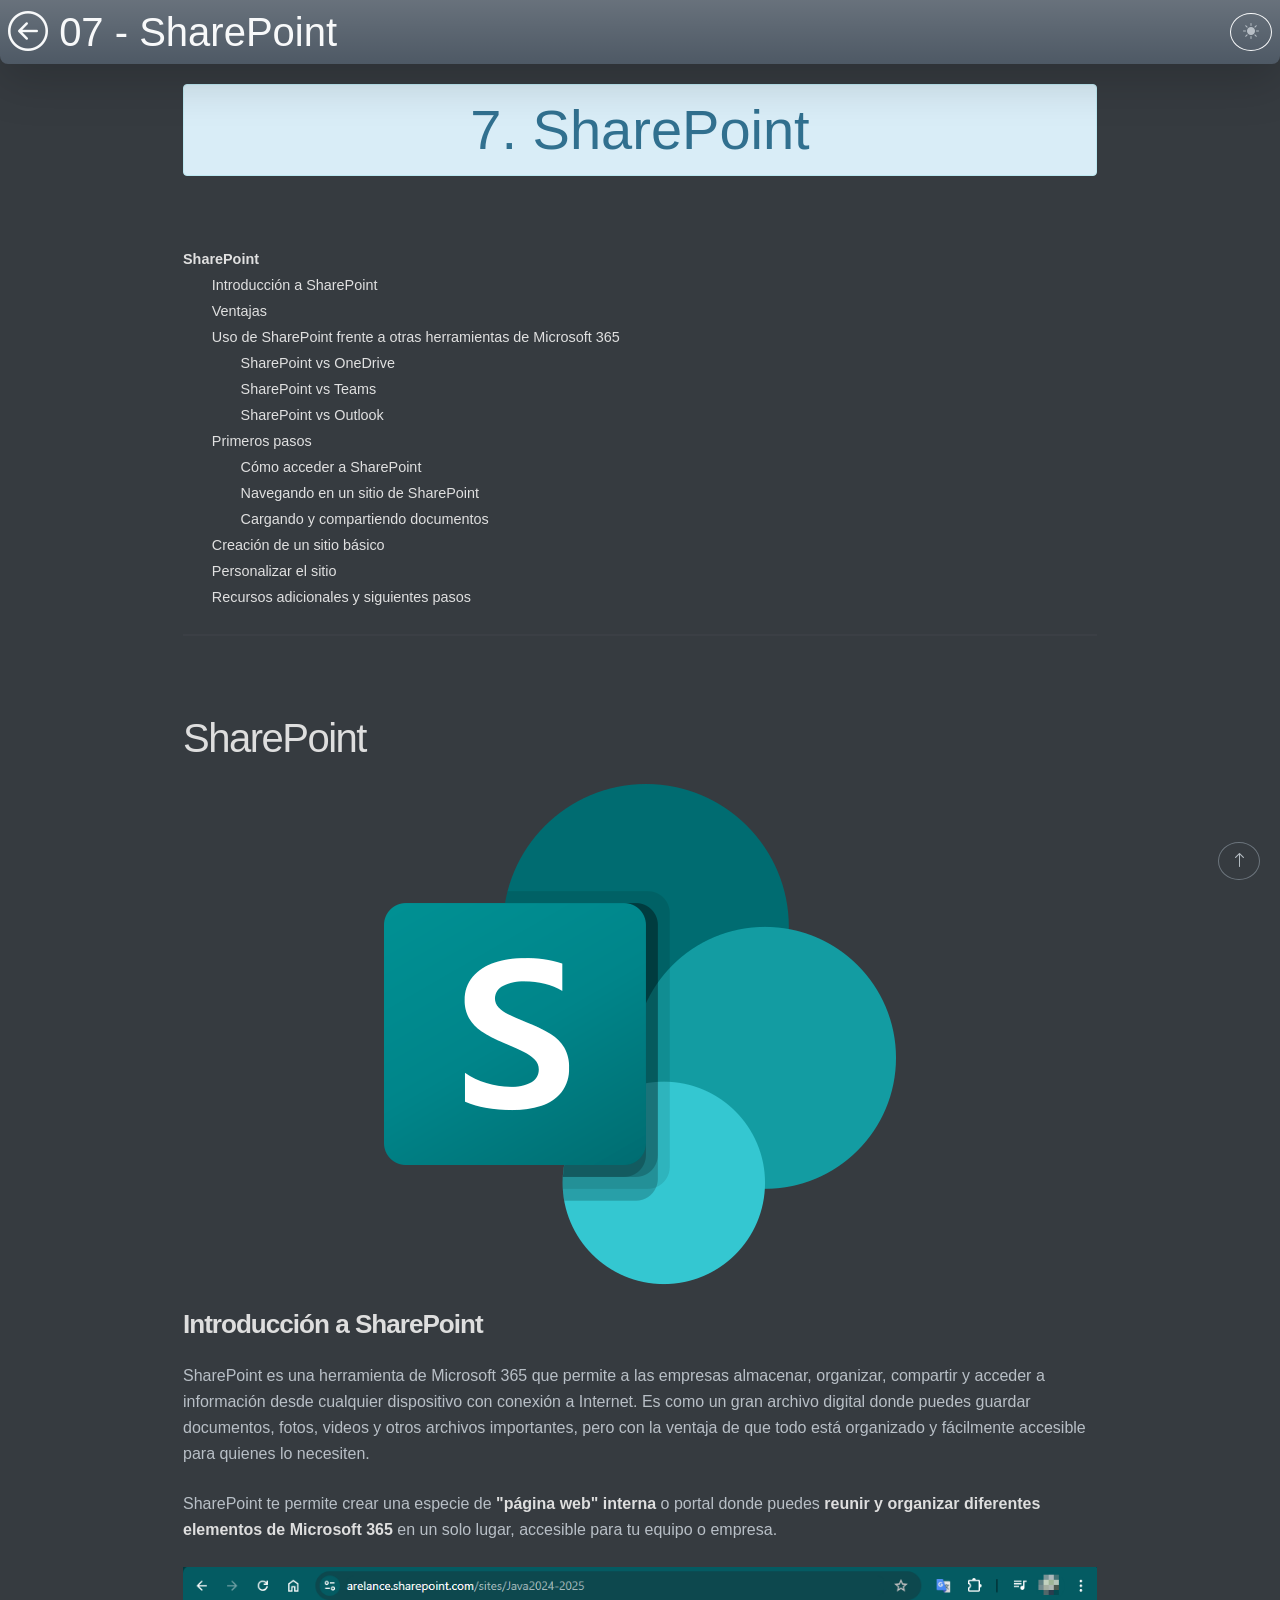
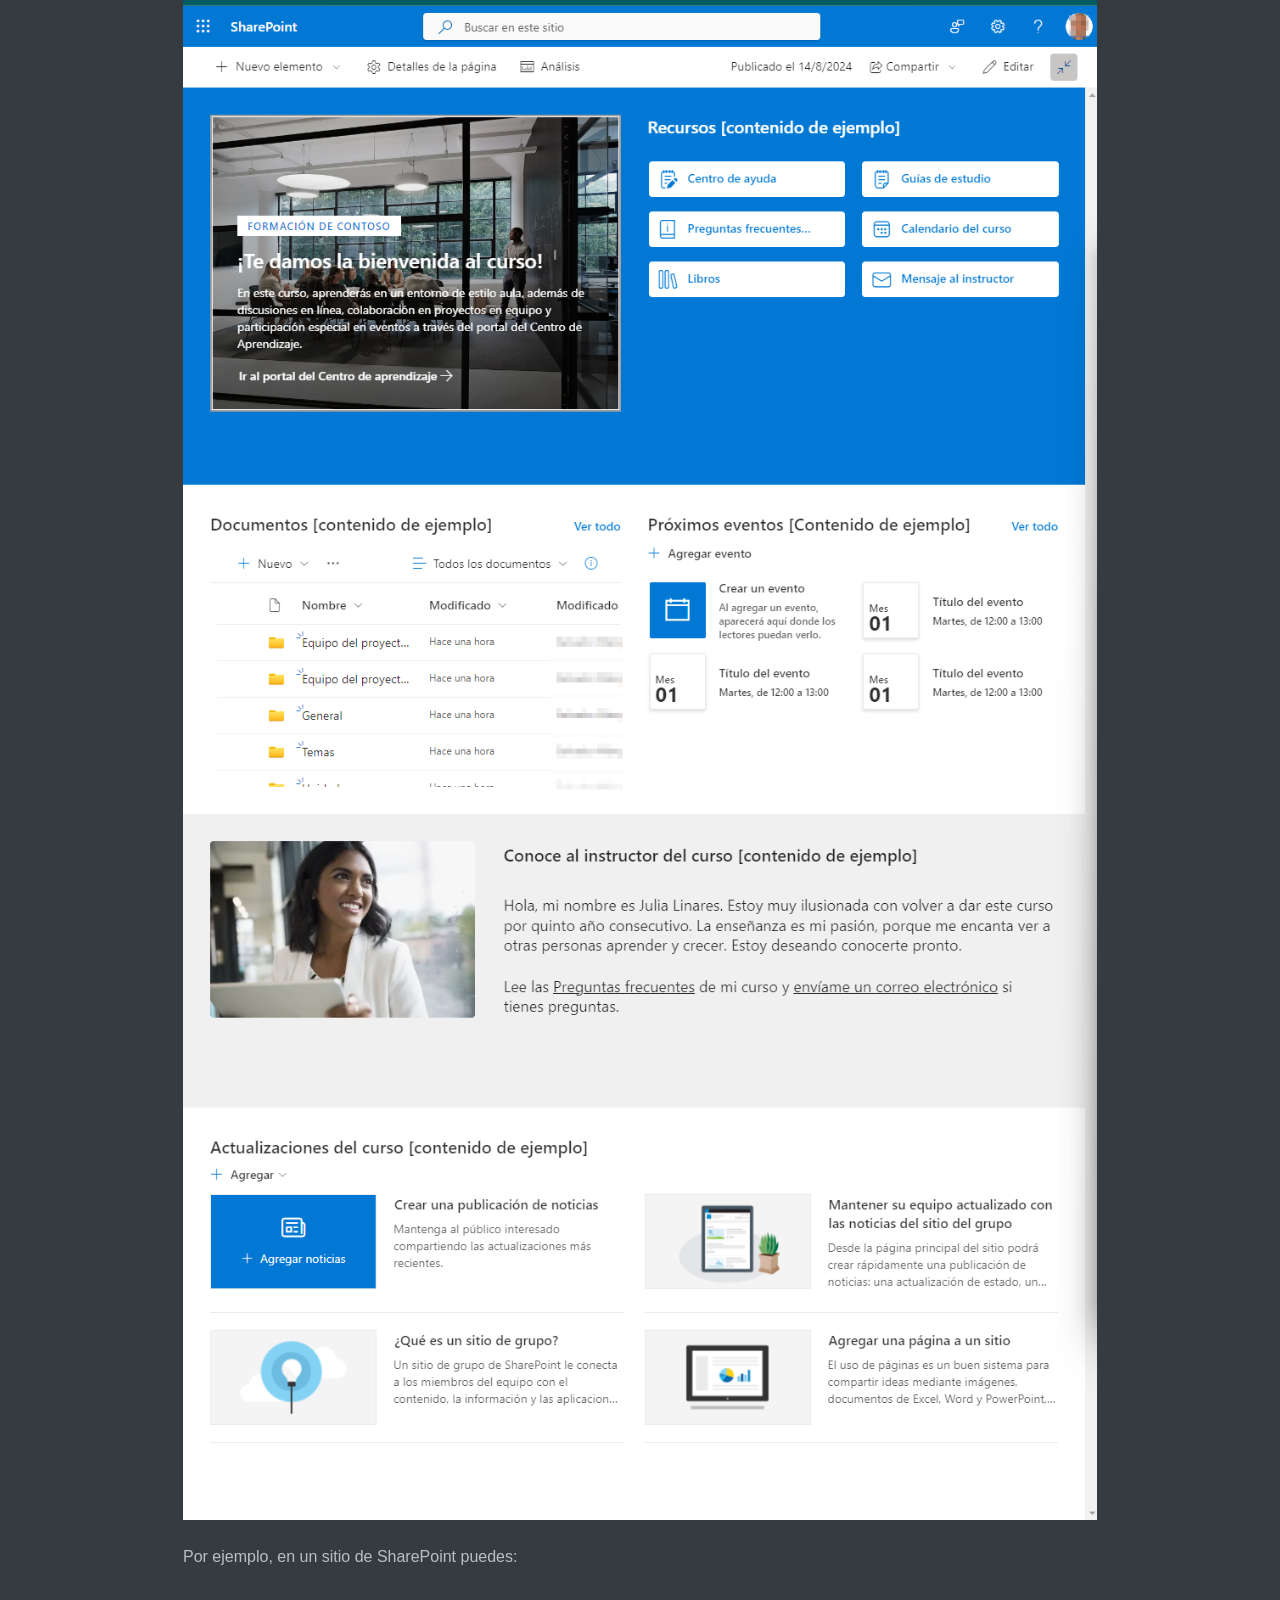
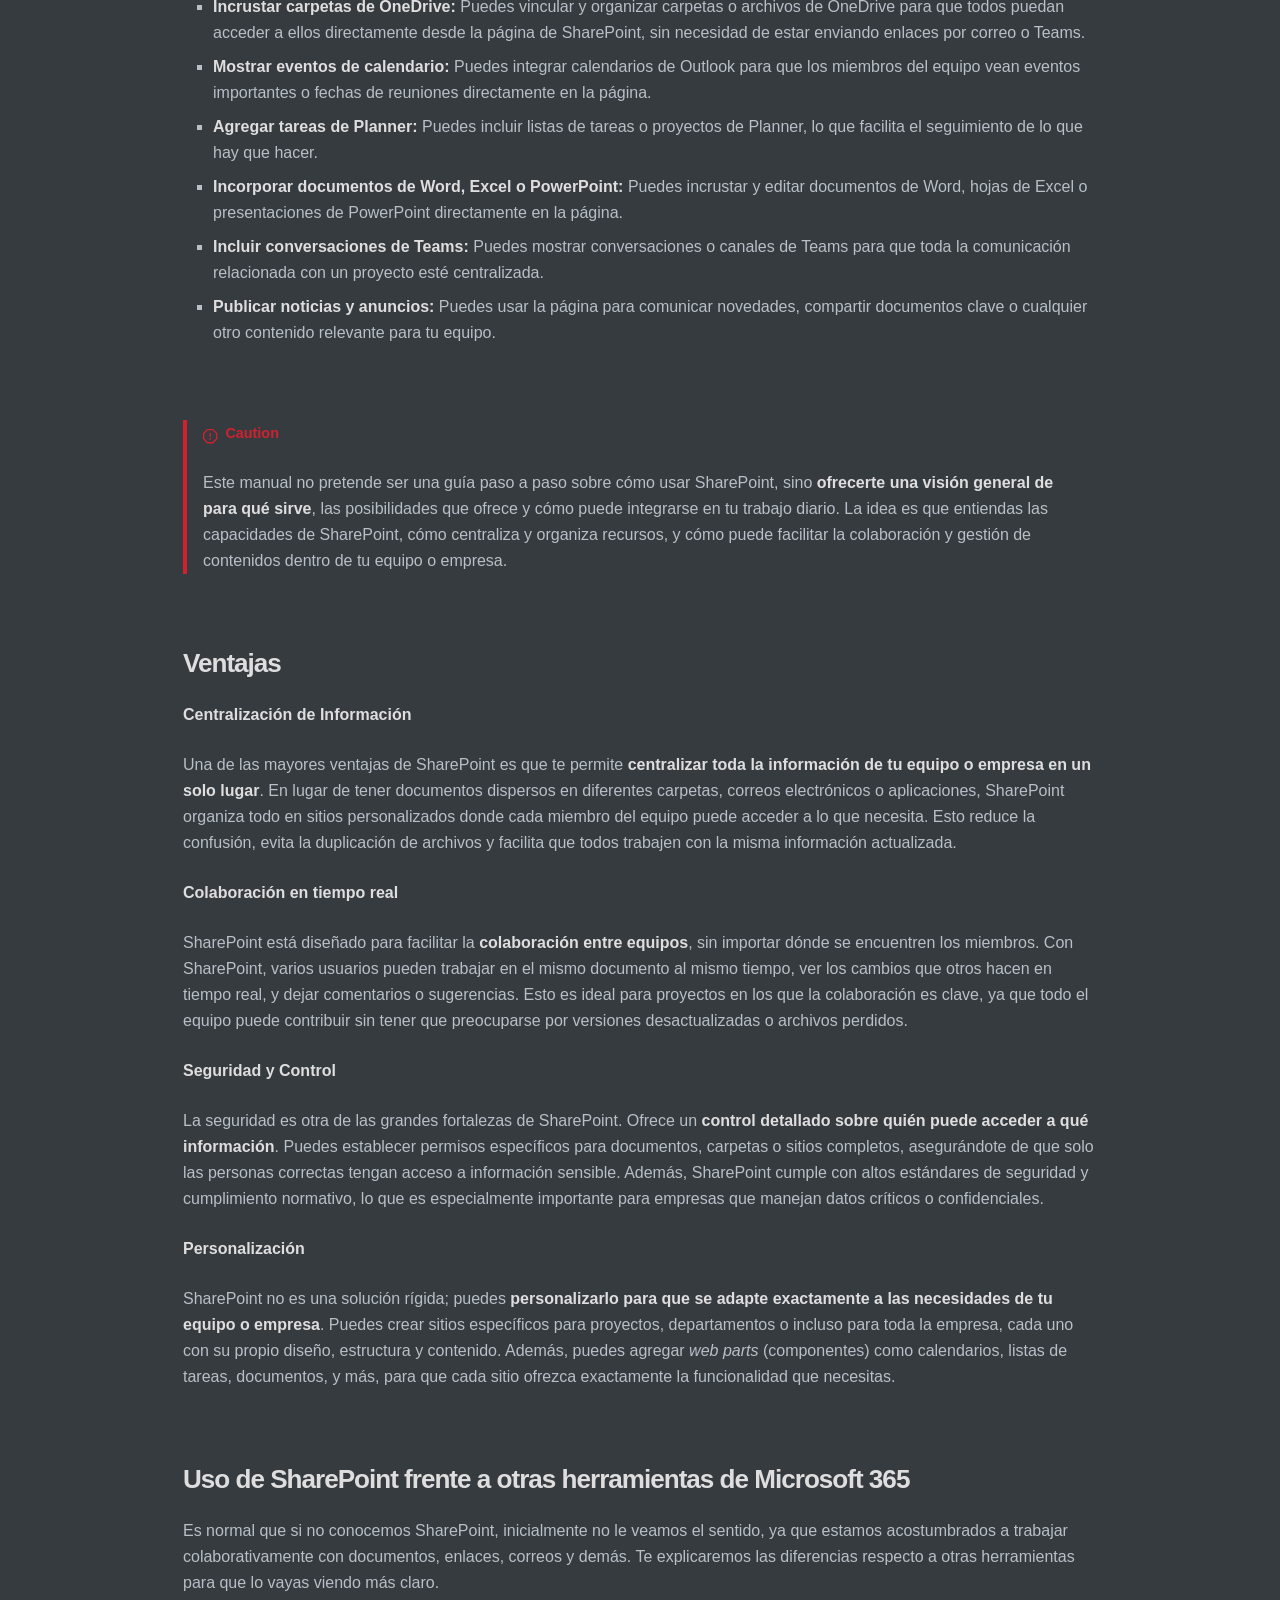
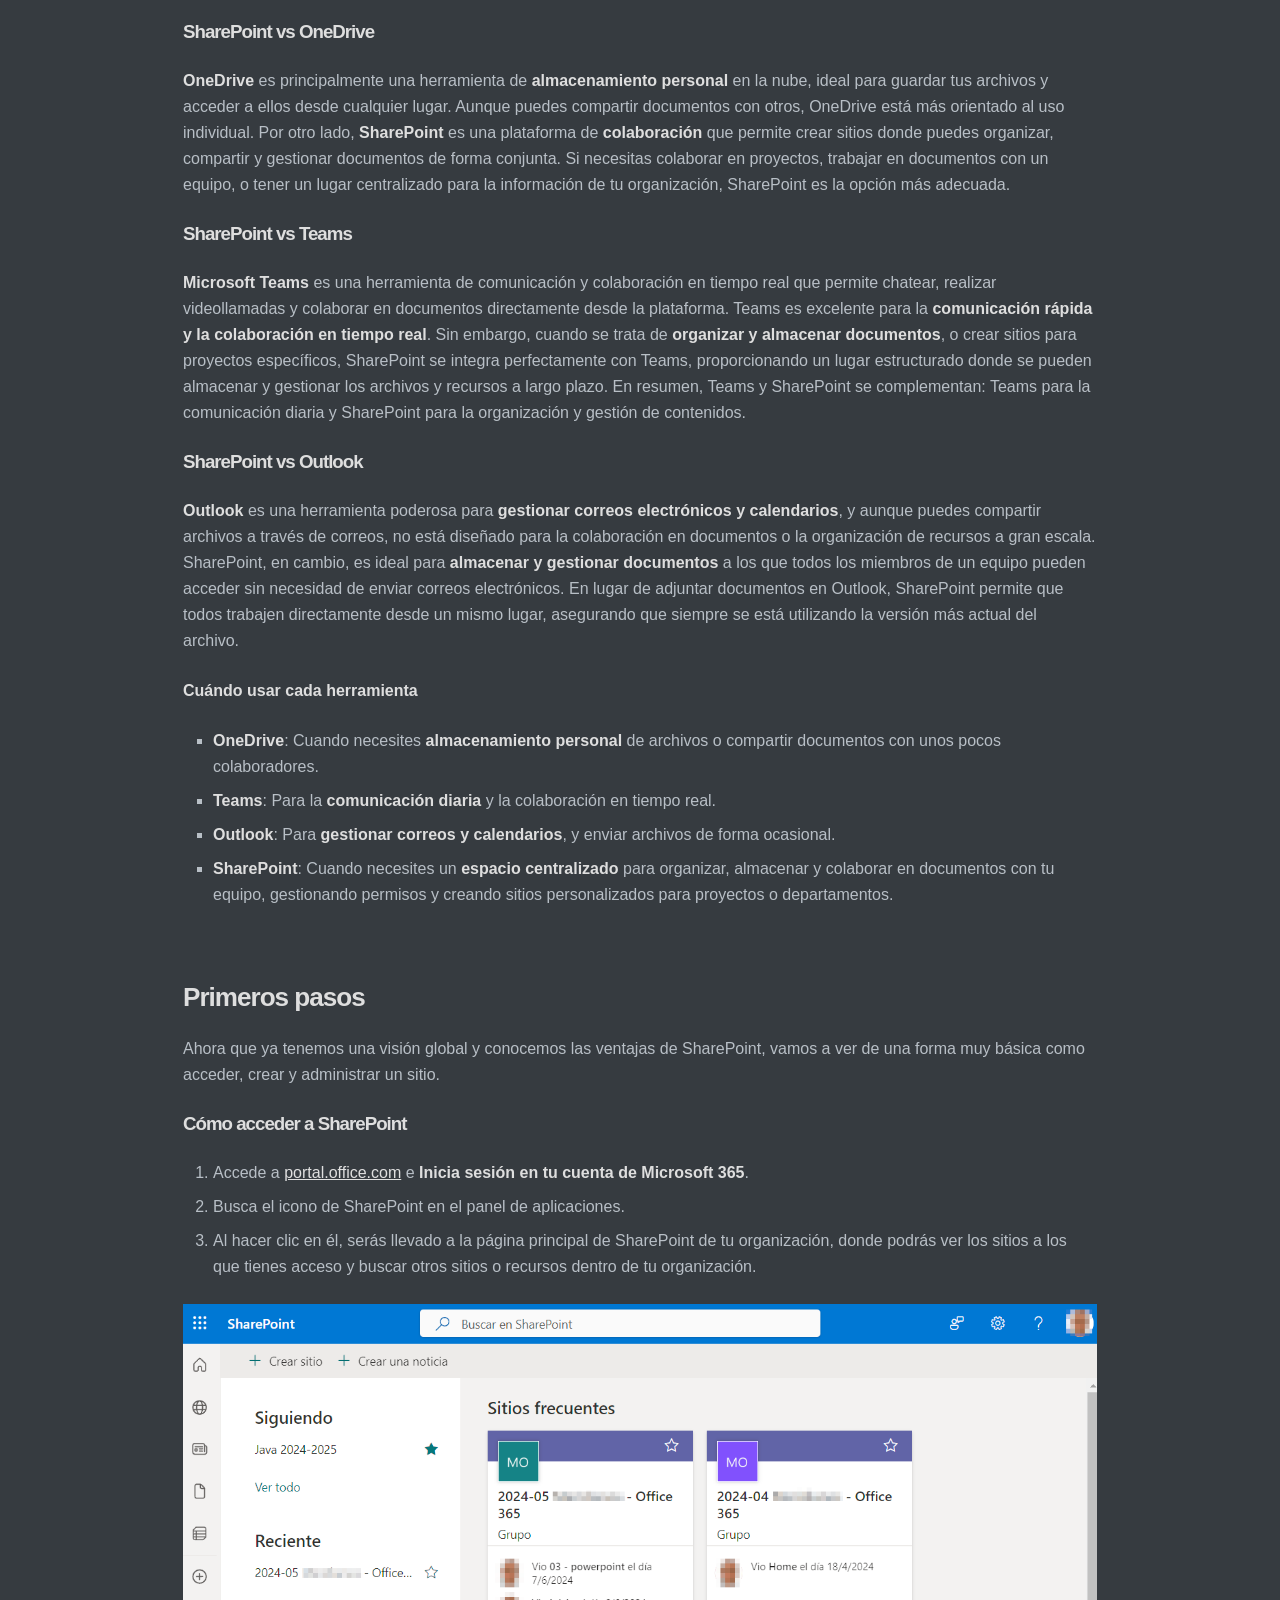
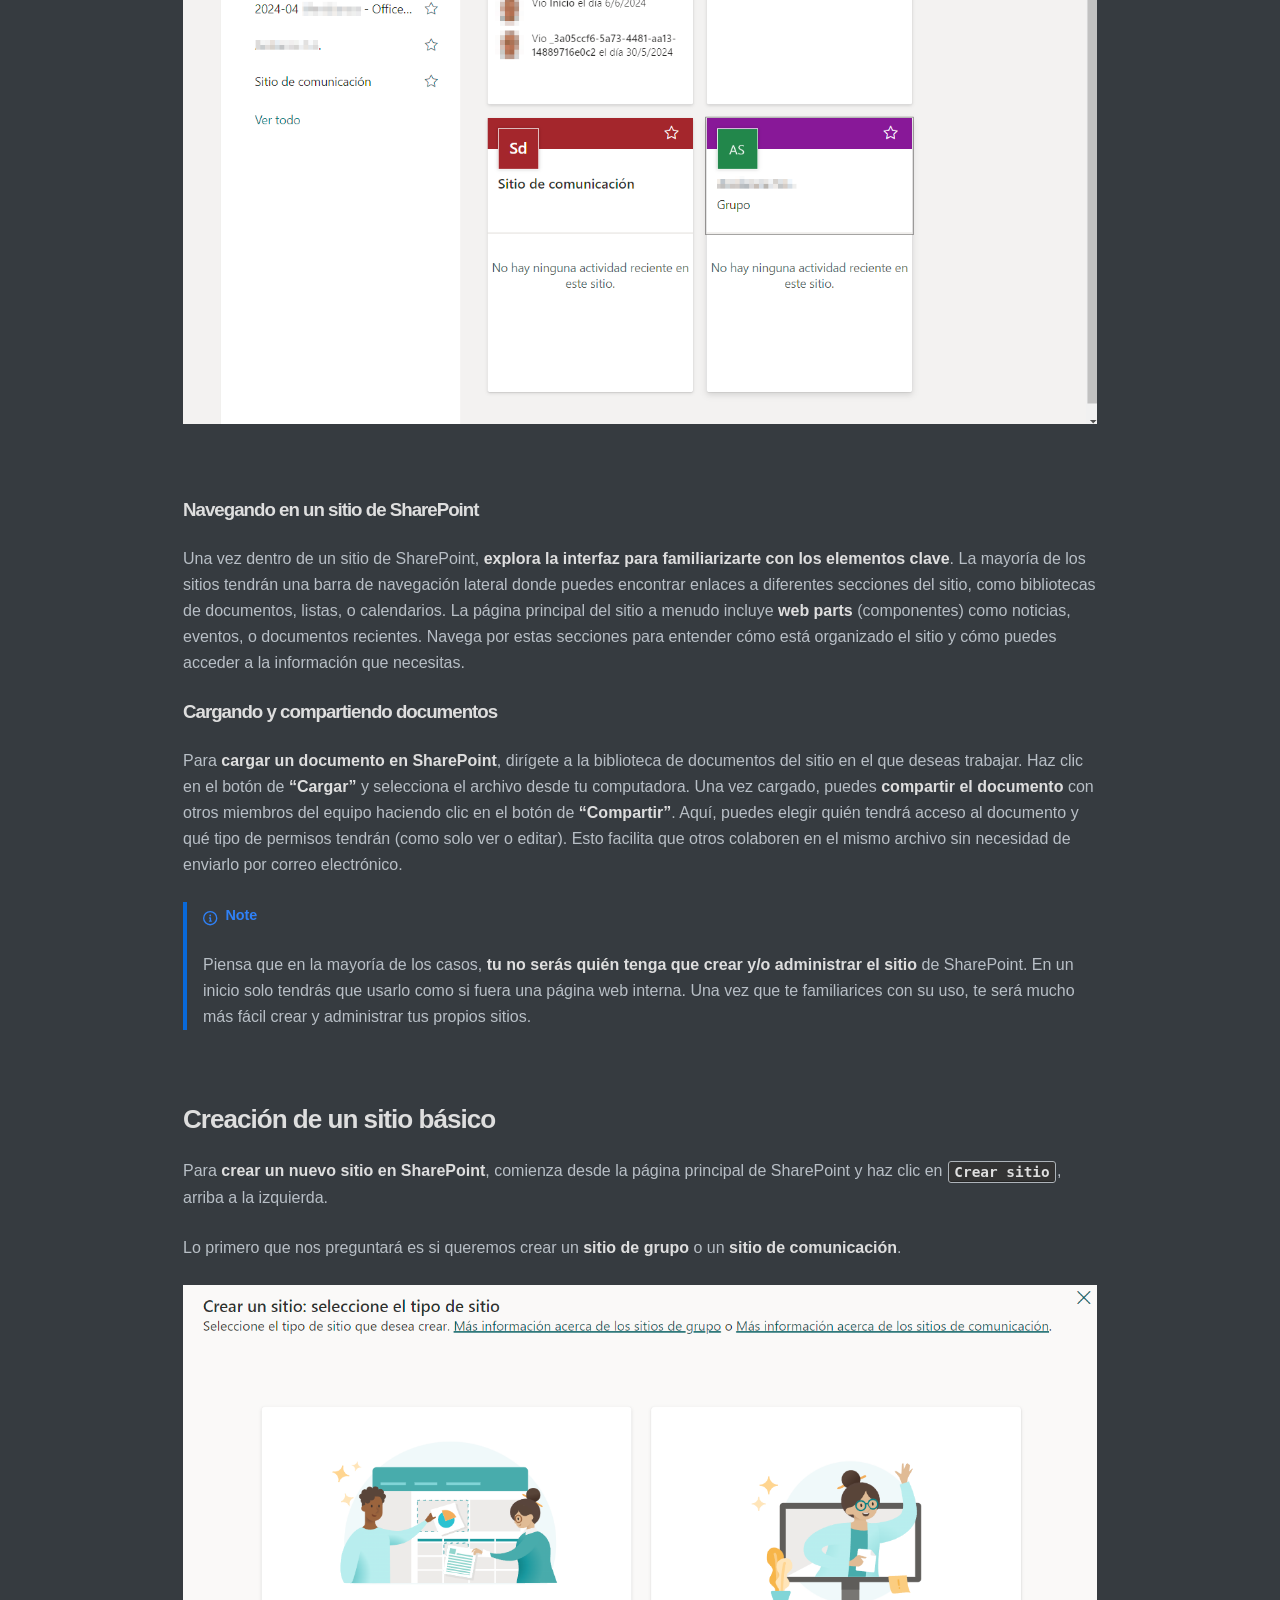
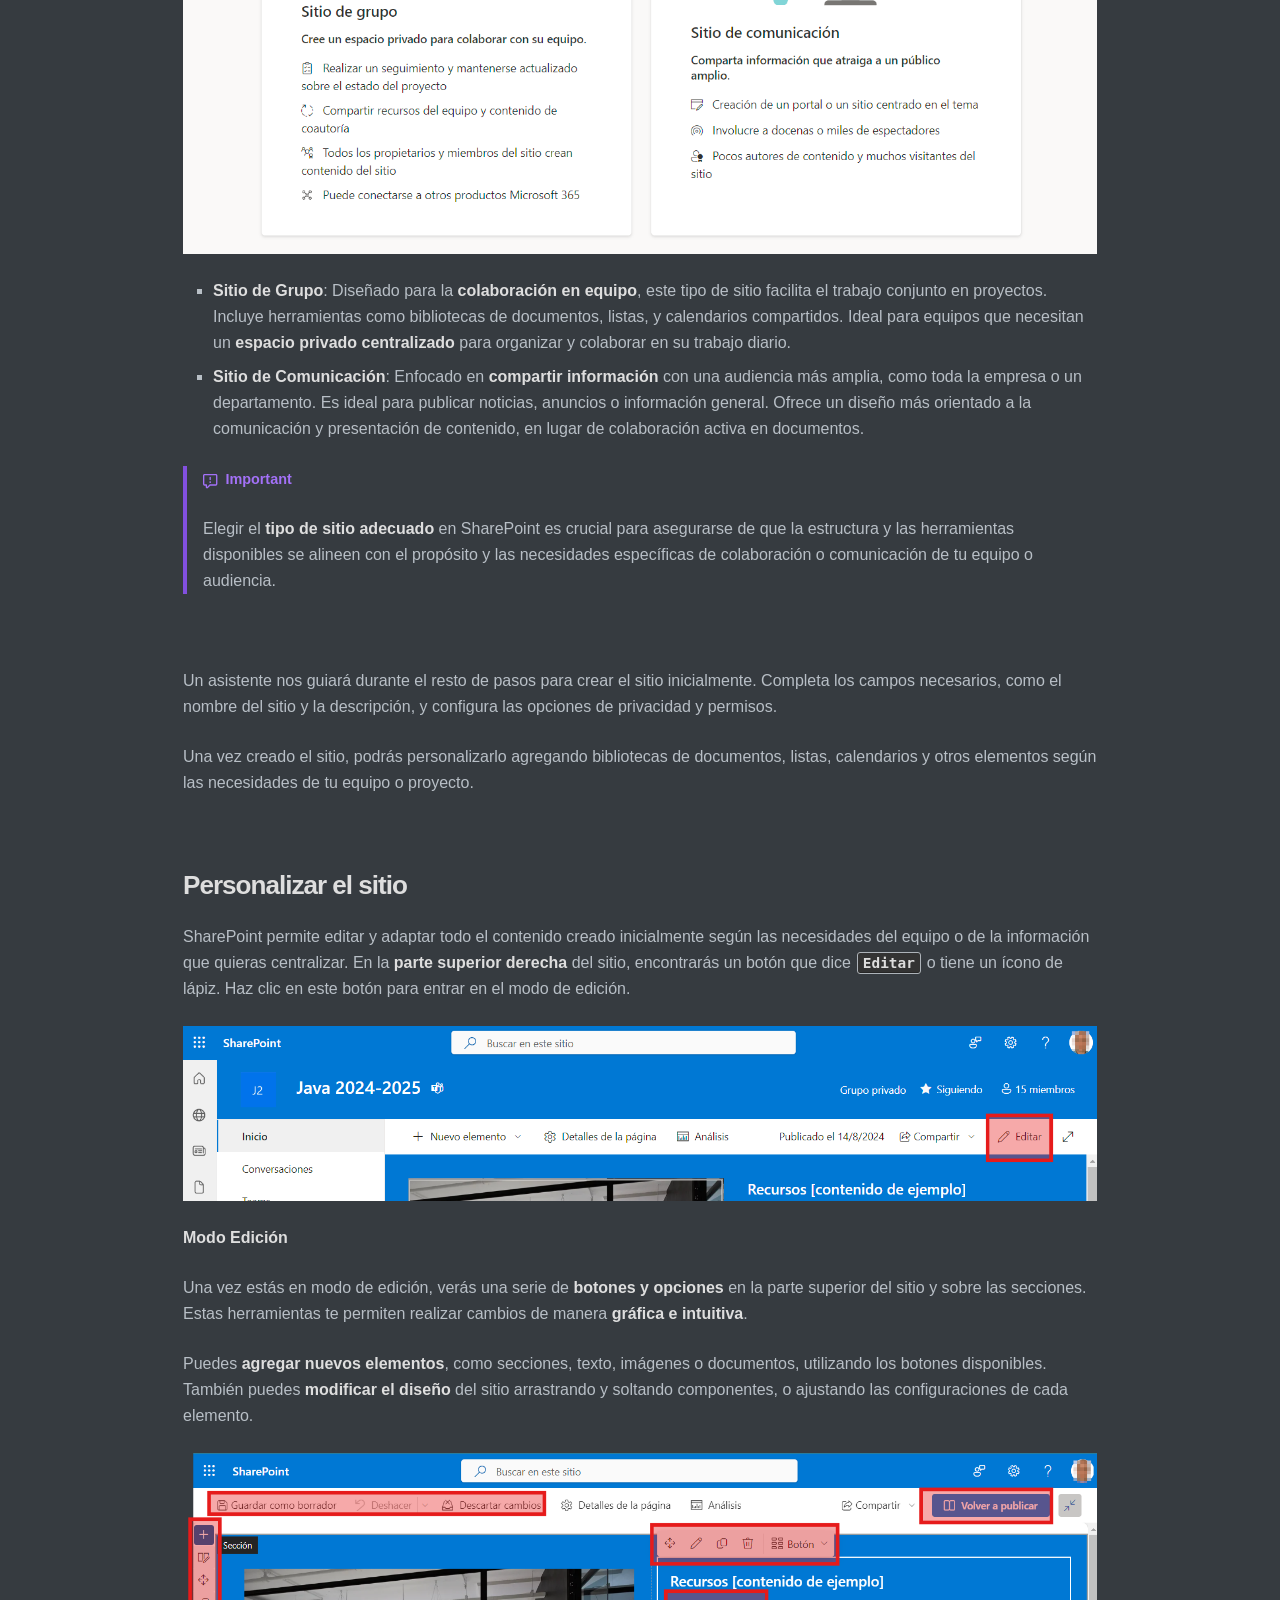
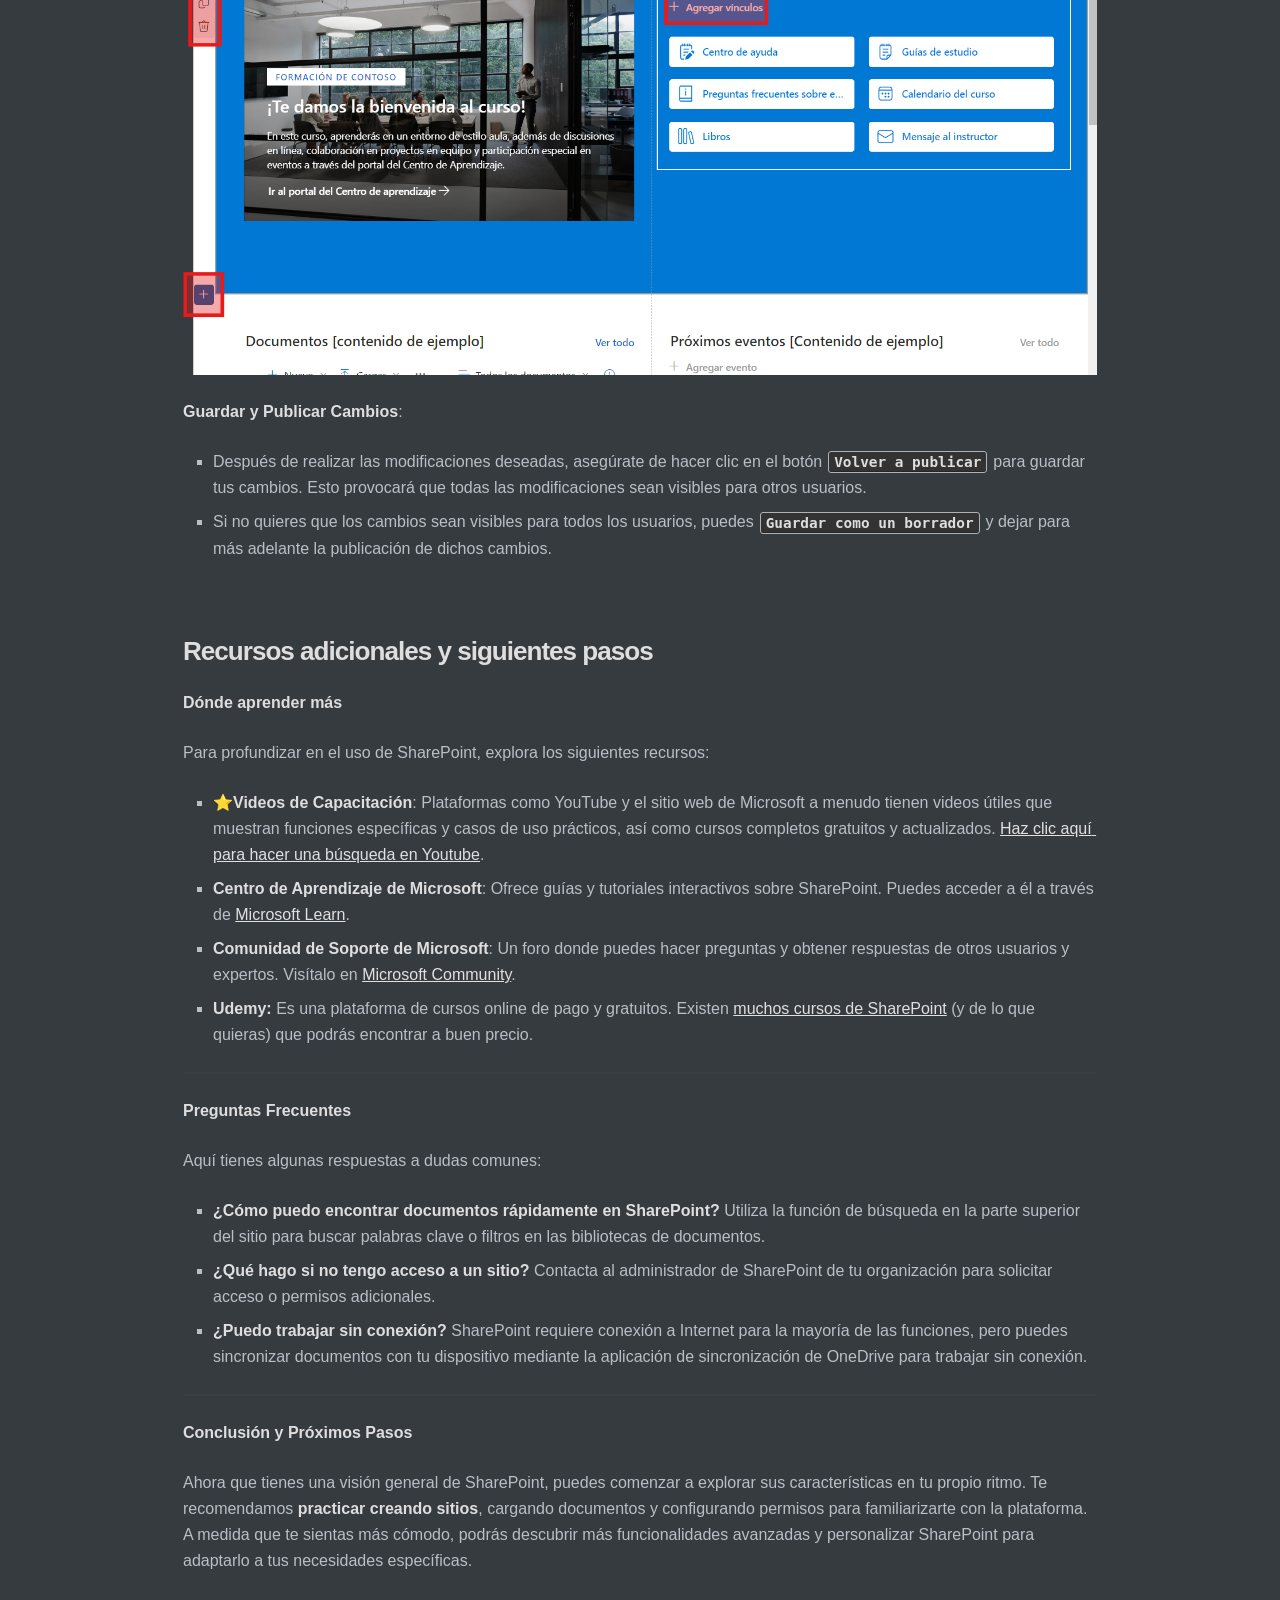
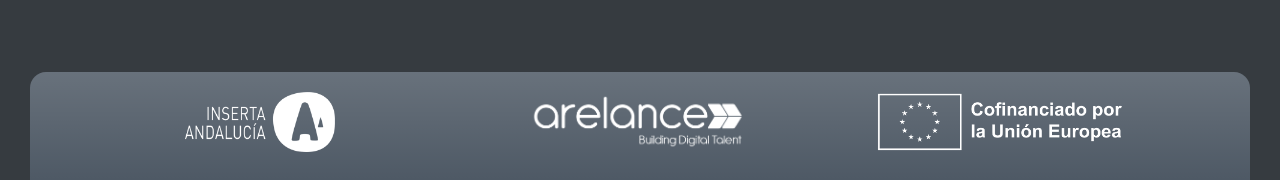
<file: 07-sharepoint.html>
<!doctype html>
<html>
<head>
<meta charset='UTF-8'>

<!-- Inicio trozo meta -->
<link href="https://cdn.jsdelivr.net/npm/bootstrap@5.3.3/dist/css/bootstrap.min.css" rel="stylesheet" integrity="sha384-QWTKZyjpPEjISv5WaRU9OFeRpok6YctnYmDr5pNlyT2bRjXh0JMhjY6hW+ALEwIH" crossorigin="anonymous"/>
<link href="https://cdn.jsdelivr.net/npm/bootstrap-icons@1.11.3/font/bootstrap-icons.min.css" rel="stylesheet" />
<link rel="stylesheet" href="css/estilos.css" id="css-base" />
<link rel="icon" type="image/png" sizes="64x64" href="img/assets/favicon.png" />
<meta name="theme-color" content="#4e5965">
<meta name="robots" content="noindex, nofollow">
<meta name="viewport" content="width=device-width, initial-scale=1">
<title>Temario Microsoft 365</title>
<!-- Fin trozo meta -->
<head>




<body class='typora-export os-windows'>

    <!-- Inicio Cabecera -->
	<header class="h1 fixed-top rounded-bottom-3 navegacion text-light p-2 text-start shadow-lg bg-gradient d-flex justify-content-between align-items-center">
        <div class="text-truncate">
            <a href="index.html" class="text-light" title="Volver al índice general"><i class="bi bi-arrow-left-circle"></i></a>
            <span>07 - SharePoint</span>
        </div>
        <button id="tema" class="btn btn-light rounded-circle" onclick="cambiarTema()" title="Cambiar a modo claro">
            <i id="iconoTema" class="bi bi-brightness-high-fill"></i>
        </button>
    </header>
    <div id="top"></div>
    <!-- Fin Cabecera -->


    <div class='typora-export-content'>
        <div id='write'  class=''><div style="padding: 2rem; margin-bottom: 20px; border: 1px solid transparent; border-radius: 4px; background-color: #d9edf7; border-color: #bce8f1; color: #31708f; text-align: center; font-size: 3.5rem">
            7. SharePoint
        </div><p>&nbsp;</p><div class='md-toc' mdtype='toc'><p class="md-toc-content" role="list"><span role="listitem" class="md-toc-item md-toc-h1" data-ref="n6"><a class="md-toc-inner" href="#sharepoint">SharePoint</a></span><span role="listitem" class="md-toc-item md-toc-h2" data-ref="n8"><a class="md-toc-inner" href="#introducción-a-sharepoint">Introducción a SharePoint</a></span><span role="listitem" class="md-toc-item md-toc-h2" data-ref="n31"><a class="md-toc-inner" href="#ventajas">Ventajas</a></span><span role="listitem" class="md-toc-item md-toc-h2" data-ref="n41"><a class="md-toc-inner" href="#uso-de-sharepoint-frente-a-otras-herramientas-de-microsoft-365">Uso de SharePoint frente a otras herramientas de Microsoft 365</a></span><span role="listitem" class="md-toc-item md-toc-h3" data-ref="n43"><a class="md-toc-inner" href="#sharepoint-vs-onedrive">SharePoint vs OneDrive</a></span><span role="listitem" class="md-toc-item md-toc-h3" data-ref="n45"><a class="md-toc-inner" href="#sharepoint-vs-teams">SharePoint vs Teams</a></span><span role="listitem" class="md-toc-item md-toc-h3" data-ref="n47"><a class="md-toc-inner" href="#sharepoint-vs-outlook">SharePoint vs Outlook</a></span><span role="listitem" class="md-toc-item md-toc-h2" data-ref="n60"><a class="md-toc-inner" href="#primeros-pasos">Primeros pasos</a></span><span role="listitem" class="md-toc-item md-toc-h3" data-ref="n62"><a class="md-toc-inner" href="#cómo-acceder-a-sharepoint">Cómo acceder a SharePoint</a></span><span role="listitem" class="md-toc-item md-toc-h3" data-ref="n72"><a class="md-toc-inner" href="#navegando-en-un-sitio-de-sharepoint">Navegando en un sitio de SharePoint</a></span><span role="listitem" class="md-toc-item md-toc-h3" data-ref="n74"><a class="md-toc-inner" href="#cargando-y-compartiendo-documentos">Cargando y compartiendo documentos</a></span><span role="listitem" class="md-toc-item md-toc-h2" data-ref="n80"><a class="md-toc-inner" href="#creación-de-un-sitio-básico">Creación de un sitio básico</a></span><span role="listitem" class="md-toc-item md-toc-h2" data-ref="n96"><a class="md-toc-inner" href="#personalizar-el-sitio">Personalizar el sitio</a></span><span role="listitem" class="md-toc-item md-toc-h2" data-ref="n110"><a class="md-toc-inner" href="#recursos-adicionales-y-siguientes-pasos">Recursos adicionales y siguientes pasos</a></span></p></div><hr /><h1 id='sharepoint'><span>SharePoint</span></h1><p><img src="img/07 - sharepoint/logo-sharepoint.png" referrerpolicy="no-referrer" alt="Logo SharePoint"></p><h2 id='introducción-a-sharepoint'><span>Introducción a SharePoint</span></h2><p><span>SharePoint es una herramienta de Microsoft 365 que permite a las empresas almacenar, organizar, compartir y acceder a información desde cualquier dispositivo con conexión a Internet. Es como un gran archivo digital donde puedes guardar documentos, fotos, videos y otros archivos importantes, pero con la ventaja de que todo está organizado y fácilmente accesible para quienes lo necesiten.</span></p><p><span>SharePoint te permite crear una especie de </span><strong><span>&quot;página web&quot; interna</span></strong><span> o portal donde puedes </span><strong><span>reunir y organizar diferentes elementos de Microsoft 365</span></strong><span> en un solo lugar, accesible para tu equipo o empresa.</span></p><p><img src="img/07 - sharepoint/image-20240814124814765.png" referrerpolicy="no-referrer" alt="image-20240814124814765"></p><p><span>Por ejemplo, en un sitio de SharePoint puedes:</span></p><ul><li><p><strong><span>Incrustar carpetas de OneDrive:</span></strong><span> Puedes vincular y organizar carpetas o archivos de OneDrive para que todos puedan acceder a ellos directamente desde la página de SharePoint, sin necesidad de estar enviando enlaces por correo o Teams.</span></p></li><li><p><strong><span>Mostrar eventos de calendario:</span></strong><span> Puedes integrar calendarios de Outlook para que los miembros del equipo vean eventos importantes o fechas de reuniones directamente en la página.</span></p></li><li><p><strong><span>Agregar tareas de Planner:</span></strong><span> Puedes incluir listas de tareas o proyectos de Planner, lo que facilita el seguimiento de lo que hay que hacer.</span></p></li><li><p><strong><span>Incorporar documentos de Word, Excel o PowerPoint:</span></strong><span> Puedes incrustar y editar documentos de Word, hojas de Excel o presentaciones de PowerPoint directamente en la página.</span></p></li><li><p><strong><span>Incluir conversaciones de Teams:</span></strong><span> Puedes mostrar conversaciones o canales de Teams para que toda la comunicación relacionada con un proyecto esté centralizada.</span></p></li><li><p><strong><span>Publicar noticias y anuncios:</span></strong><span> Puedes usar la página para comunicar novedades, compartir documentos clave o cualquier otro contenido relevante para tu equipo.</span></p></li></ul><p>&nbsp;</p><div class="md-alert md-alert-caution caution"><p><span class='md-alert-text md-alert-text-caution'><svg viewBox="0 0 16 16" version="1.1" width="1em" height="1em" aria-hidden="true"><path d="M4.47.22A.749.749 0 0 1 5 0h6c.199 0 .389.079.53.22l4.25 4.25c.141.14.22.331.22.53v6a.749.749 0 0 1-.22.53l-4.25 4.25A.749.749 0 0 1 11 16H5a.749.749 0 0 1-.53-.22L.22 11.53A.749.749 0 0 1 0 11V5c0-.199.079-.389.22-.53Zm.84 1.28L1.5 5.31v5.38l3.81 3.81h5.38l3.81-3.81V5.31L10.69 1.5ZM8 4a.75.75 0 0 1 .75.75v3.5a.75.75 0 0 1-1.5 0v-3.5A.75.75 0 0 1 8 4Zm0 8a1 1 0 1 1 0-2 1 1 0 0 1 0 2Z"></path></svg>Caution</span><br></p><p><span>Este manual no pretende ser una guía paso a paso sobre cómo usar SharePoint, sino </span><strong><span>ofrecerte una visión general de para qué sirve</span></strong><span>, las posibilidades que ofrece y cómo puede integrarse en tu trabajo diario. La idea es que entiendas las capacidades de SharePoint, cómo centraliza y organiza recursos, y cómo puede facilitar la colaboración y gestión de contenidos dentro de tu equipo o empresa.</span></p></div><p>&nbsp;</p><h2 id='ventajas'><span>Ventajas</span></h2><p><strong><span>Centralización de Información</span></strong></p><p><span>Una de las mayores ventajas de SharePoint es que te permite </span><strong><span>centralizar toda la información de tu equipo o empresa en un solo lugar</span></strong><span>. En lugar de tener documentos dispersos en diferentes carpetas, correos electrónicos o aplicaciones, SharePoint organiza todo en sitios personalizados donde cada miembro del equipo puede acceder a lo que necesita. Esto reduce la confusión, evita la duplicación de archivos y facilita que todos trabajen con la misma información actualizada.</span></p><p><strong><span>Colaboración en tiempo real</span></strong></p><p><span>SharePoint está diseñado para facilitar la </span><strong><span>colaboración entre equipos</span></strong><span>, sin importar dónde se encuentren los miembros. Con SharePoint, varios usuarios pueden trabajar en el mismo documento al mismo tiempo, ver los cambios que otros hacen en tiempo real, y dejar comentarios o sugerencias. Esto es ideal para proyectos en los que la colaboración es clave, ya que todo el equipo puede contribuir sin tener que preocuparse por versiones desactualizadas o archivos perdidos.</span></p><p><strong><span>Seguridad y Control</span></strong></p><p><span>La seguridad es otra de las grandes fortalezas de SharePoint. Ofrece un </span><strong><span>control detallado sobre quién puede acceder a qué información</span></strong><span>. Puedes establecer permisos específicos para documentos, carpetas o sitios completos, asegurándote de que solo las personas correctas tengan acceso a información sensible. Además, SharePoint cumple con altos estándares de seguridad y cumplimiento normativo, lo que es especialmente importante para empresas que manejan datos críticos o confidenciales.</span></p><p><strong><span>Personalización</span></strong></p><p><span>SharePoint no es una solución rígida; puedes </span><strong><span>personalizarlo para que se adapte exactamente a las necesidades de tu equipo o empresa</span></strong><span>. Puedes crear sitios específicos para proyectos, departamentos o incluso para toda la empresa, cada uno con su propio diseño, estructura y contenido. Además, puedes agregar </span><em><span>web parts</span></em><span> (componentes) como calendarios, listas de tareas, documentos, y más, para que cada sitio ofrezca exactamente la funcionalidad que necesitas.</span></p><p>&nbsp;</p><h2 id='uso-de-sharepoint-frente-a-otras-herramientas-de-microsoft-365'><span>Uso de SharePoint frente a otras herramientas de Microsoft 365</span></h2><p><span>Es normal que si no conocemos SharePoint, inicialmente no le veamos el sentido, ya que estamos acostumbrados a trabajar colaborativamente con documentos, enlaces, correos y demás. Te explicaremos las diferencias respecto a otras herramientas para que lo vayas viendo más claro.</span></p><h3 id='sharepoint-vs-onedrive'><span>SharePoint vs OneDrive</span></h3><p><strong><span>OneDrive</span></strong><span> es principalmente una herramienta de </span><strong><span>almacenamiento personal</span></strong><span> en la nube, ideal para guardar tus archivos y acceder a ellos desde cualquier lugar. Aunque puedes compartir documentos con otros, OneDrive está más orientado al uso individual. Por otro lado, </span><strong><span>SharePoint</span></strong><span> es una plataforma de </span><strong><span>colaboración</span></strong><span> que permite crear sitios donde puedes organizar, compartir y gestionar documentos de forma conjunta. Si necesitas colaborar en proyectos, trabajar en documentos con un equipo, o tener un lugar centralizado para la información de tu organización, SharePoint es la opción más adecuada.</span></p><h3 id='sharepoint-vs-teams'><span>SharePoint vs Teams</span></h3><p><strong><span>Microsoft Teams</span></strong><span> es una herramienta de comunicación y colaboración en tiempo real que permite chatear, realizar videollamadas y colaborar en documentos directamente desde la plataforma. Teams es excelente para la </span><strong><span>comunicación rápida y la colaboración en tiempo real</span></strong><span>. Sin embargo, cuando se trata de </span><strong><span>organizar y almacenar documentos</span></strong><span>, o crear sitios para proyectos específicos, SharePoint se integra perfectamente con Teams, proporcionando un lugar estructurado donde se pueden almacenar y gestionar los archivos y recursos a largo plazo. En resumen, Teams y SharePoint se complementan: Teams para la comunicación diaria y SharePoint para la organización y gestión de contenidos.</span></p><h3 id='sharepoint-vs-outlook'><span>SharePoint vs Outlook</span></h3><p><strong><span>Outlook</span></strong><span> es una herramienta poderosa para </span><strong><span>gestionar correos electrónicos y calendarios</span></strong><span>, y aunque puedes compartir archivos a través de correos, no está diseñado para la colaboración en documentos o la organización de recursos a gran escala. SharePoint, en cambio, es ideal para </span><strong><span>almacenar y gestionar documentos</span></strong><span> a los que todos los miembros de un equipo pueden acceder sin necesidad de enviar correos electrónicos. En lugar de adjuntar documentos en Outlook, SharePoint permite que todos trabajen directamente desde un mismo lugar, asegurando que siempre se está utilizando la versión más actual del archivo.</span></p><p><strong><span>Cuándo usar cada herramienta</span></strong></p><ul><li><p><strong><span>OneDrive</span></strong><span>: Cuando necesites </span><strong><span>almacenamiento personal</span></strong><span> de archivos o compartir documentos con unos pocos colaboradores.</span></p></li><li><p><strong><span>Teams</span></strong><span>: Para la </span><strong><span>comunicación diaria</span></strong><span> y la colaboración en tiempo real.</span></p></li><li><p><strong><span>Outlook</span></strong><span>: Para </span><strong><span>gestionar correos y calendarios</span></strong><span>, y enviar archivos de forma ocasional.</span></p></li><li><p><strong><span>SharePoint</span></strong><span>: Cuando necesites un </span><strong><span>espacio centralizado</span></strong><span> para organizar, almacenar y colaborar en documentos con tu equipo, gestionando permisos y creando sitios personalizados para proyectos o departamentos.</span></p></li></ul><p>&nbsp;</p><h2 id='primeros-pasos'><span>Primeros pasos</span></h2><p><span>Ahora que ya tenemos una visión global y conocemos las ventajas de SharePoint, vamos a ver de una forma muy básica como acceder, crear y administrar un sitio.</span></p><h3 id='cómo-acceder-a-sharepoint'><span>Cómo acceder a SharePoint</span></h3><ol start='' ><li><p><span>Accede a </span><a href='http://portal.office.com'><span>portal.office.com</span></a><span> e </span><strong><span>Inicia sesión en tu cuenta de Microsoft 365</span></strong><span>. </span></p></li><li><p><span>Busca el icono de SharePoint en el panel de aplicaciones. </span></p></li><li><p><span>Al hacer clic en él, serás llevado a la página principal de SharePoint de tu organización, donde podrás ver los sitios a los que tienes acceso y buscar otros sitios o recursos dentro de tu organización.</span></p></li></ol><p><img src="img/07 - sharepoint/image-20240814123907776.png" referrerpolicy="no-referrer" alt="Página principal de SharePoint"></p><p>&nbsp;</p><h3 id='navegando-en-un-sitio-de-sharepoint'><span>Navegando en un sitio de SharePoint</span></h3><p><span>Una vez dentro de un sitio de SharePoint, </span><strong><span>explora la interfaz para familiarizarte con los elementos clave</span></strong><span>. La mayoría de los sitios tendrán una barra de navegación lateral donde puedes encontrar enlaces a diferentes secciones del sitio, como bibliotecas de documentos, listas, o calendarios. La página principal del sitio a menudo incluye </span><strong><span>web parts</span></strong><span> (componentes) como noticias, eventos, o documentos recientes. Navega por estas secciones para entender cómo está organizado el sitio y cómo puedes acceder a la información que necesitas.</span></p><h3 id='cargando-y-compartiendo-documentos'><span>Cargando y compartiendo documentos</span></h3><p><span>Para </span><strong><span>cargar un documento en SharePoint</span></strong><span>, dirígete a la biblioteca de documentos del sitio en el que deseas trabajar. Haz clic en el botón de </span><strong><span>“Cargar”</span></strong><span> y selecciona el archivo desde tu computadora. Una vez cargado, puedes </span><strong><span>compartir el documento</span></strong><span> con otros miembros del equipo haciendo clic en el botón de </span><strong><span>“Compartir”</span></strong><span>. Aquí, puedes elegir quién tendrá acceso al documento y qué tipo de permisos tendrán (como solo ver o editar). Esto facilita que otros colaboren en el mismo archivo sin necesidad de enviarlo por correo electrónico.</span></p><div class="md-alert md-alert-note note"><p><span class='md-alert-text md-alert-text-note'><svg viewBox="0 0 16 16" version="1.1" width="1em" height="1em" aria-hidden="true"><path d="M0 8a8 8 0 1 1 16 0A8 8 0 0 1 0 8Zm8-6.5a6.5 6.5 0 1 0 0 13 6.5 6.5 0 0 0 0-13ZM6.5 7.75A.75.75 0 0 1 7.25 7h1a.75.75 0 0 1 .75.75v2.75h.25a.75.75 0 0 1 0 1.5h-2a.75.75 0 0 1 0-1.5h.25v-2h-.25a.75.75 0 0 1-.75-.75ZM8 6a1 1 0 1 1 0-2 1 1 0 0 1 0 2Z"></path></svg>Note</span><br></p><p><span>Piensa que en la mayoría de los casos, </span><strong><span>tu no serás quién tenga que crear y/o administrar el sitio</span></strong><span> de SharePoint. En un inicio solo tendrás que usarlo como si fuera una página web interna. Una vez que te familiarices con su uso, te será mucho más fácil crear y administrar tus propios sitios.</span></p></div><p>&nbsp;</p><h2 id='creación-de-un-sitio-básico'><span>Creación de un sitio básico</span></h2><p><span>Para </span><strong><span>crear un nuevo sitio en SharePoint</span></strong><span>, comienza desde la página principal de SharePoint y haz clic en </span><kbd><strong><span>Crear sitio</span></strong></kbd><span>, arriba a la izquierda.</span></p><p><span>Lo primero que nos preguntará es si queremos crear un </span><strong><span>sitio de grupo</span></strong><span> o un </span><strong><span>sitio de comunicación</span></strong><span>.</span></p><p><img src="img/07 - sharepoint/image-20240814130030655.png" referrerpolicy="no-referrer" alt="Pantalla de elección del tipo de sitio a crear"></p><ul><li><p><strong><span>Sitio de Grupo</span></strong><span>: Diseñado para la </span><strong><span>colaboración en equipo</span></strong><span>, este tipo de sitio facilita el trabajo conjunto en proyectos. Incluye herramientas como bibliotecas de documentos, listas, y calendarios compartidos. Ideal para equipos que necesitan un </span><strong><span>espacio privado centralizado</span></strong><span> para organizar y colaborar en su trabajo diario.</span></p></li><li><p><strong><span>Sitio de Comunicación</span></strong><span>: Enfocado en </span><strong><span>compartir información</span></strong><span> con una audiencia más amplia, como toda la empresa o un departamento. Es ideal para publicar noticias, anuncios o información general. Ofrece un diseño más orientado a la comunicación y presentación de contenido, en lugar de colaboración activa en documentos.</span></p></li></ul><div class="md-alert md-alert-important important"><p><span class='md-alert-text md-alert-text-important'><svg viewBox="0 0 16 16" version="1.1" width="1em" height="1em" aria-hidden="true"><path d="M0 1.75C0 .784.784 0 1.75 0h12.5C15.216 0 16 .784 16 1.75v9.5A1.75 1.75 0 0 1 14.25 13H8.06l-2.573 2.573A1.458 1.458 0 0 1 3 14.543V13H1.75A1.75 1.75 0 0 1 0 11.25Zm1.75-.25a.25.25 0 0 0-.25.25v9.5c0 .138.112.25.25.25h2a.75.75 0 0 1 .75.75v2.19l2.72-2.72a.749.749 0 0 1 .53-.22h6.5a.25.25 0 0 0 .25-.25v-9.5a.25.25 0 0 0-.25-.25Zm7 2.25v2.5a.75.75 0 0 1-1.5 0v-2.5a.75.75 0 0 1 1.5 0ZM9 9a1 1 0 1 1-2 0 1 1 0 0 1 2 0Z"></path></svg>Important</span><br></p><p><span>Elegir el </span><strong><span>tipo de sitio adecuado</span></strong><span> en SharePoint es crucial para asegurarse de que la estructura y las herramientas disponibles se alineen con el propósito y las necesidades específicas de colaboración o comunicación de tu equipo o audiencia.</span></p></div><p>&nbsp;</p><p><span>Un asistente nos guiará durante el resto de pasos para crear el sitio inicialmente. Completa los campos necesarios, como el nombre del sitio y la descripción, y configura las opciones de privacidad y permisos.  </span></p><p><span>Una vez creado el sitio, podrás personalizarlo agregando bibliotecas de documentos, listas, calendarios y otros elementos según las necesidades de tu equipo o proyecto.</span></p><p>&nbsp;</p><h2 id='personalizar-el-sitio'><span>Personalizar el sitio</span></h2><p><span>SharePoint permite editar y adaptar todo el contenido creado inicialmente según las necesidades del equipo o de la información que quieras centralizar. En la </span><strong><span>parte superior derecha</span></strong><span> del sitio, encontrarás un botón que dice </span><kbd><strong><span>Editar</span></strong></kbd><span> o tiene un ícono de lápiz. Haz clic en este botón para entrar en el modo de edición.</span></p><p><img src="img/07 - sharepoint/image-20240814132231286.png" referrerpolicy="no-referrer" alt="Barra de navegación de un sitio en SharePoint"></p><p><strong><span>Modo Edición</span></strong></p><p><span>Una vez estás en modo de edición, verás una serie de </span><strong><span>botones y opciones</span></strong><span> en la parte superior del sitio y sobre las secciones. Estas herramientas te permiten realizar cambios de manera </span><strong><span>gráfica e intuitiva</span></strong><span>.</span></p><p><span>Puedes </span><strong><span>agregar nuevos elementos</span></strong><span>, como secciones, texto, imágenes o documentos, utilizando los botones disponibles. También puedes </span><strong><span>modificar el diseño</span></strong><span> del sitio arrastrando y soltando componentes, o ajustando las configuraciones de cada elemento.</span></p><p><img src="img/07 - sharepoint/image-20240814133231235.png" referrerpolicy="no-referrer" alt="Modo edición en un sitio de SharePoint"></p><p><strong><span>Guardar y Publicar Cambios</span></strong><span>:</span></p><ul><li><p><span>Después de realizar las modificaciones deseadas, asegúrate de hacer clic en el botón </span><kbd><strong><span>Volver a publicar</span></strong></kbd><span> para guardar tus cambios. Esto provocará que todas las modificaciones sean visibles para otros usuarios.</span></p></li><li><p><span>Si no quieres que los cambios sean visibles para todos los usuarios, puedes </span><kbd><strong><span>Guardar como un borrador</span></strong></kbd><span> y dejar para más adelante la publicación de dichos cambios.</span></p></li></ul><p>&nbsp;</p><h2 id='recursos-adicionales-y-siguientes-pasos'><span>Recursos adicionales y siguientes pasos</span></h2><p><strong><span>Dónde aprender más</span></strong></p><p><span>Para profundizar en el uso de SharePoint, explora los siguientes recursos:</span></p><ul><li><p><span>⭐</span><strong><span>Videos de Capacitación</span></strong><span>: Plataformas como YouTube y el sitio web de Microsoft a menudo tienen videos útiles que muestran funciones específicas y casos de uso prácticos, así como cursos completos gratuitos y actualizados. </span><a href='https://www.youtube.com/results?search_query=curso+de+sharepoint'><span>Haz clic aquí para hacer una búsqueda en Youtube</span></a><span>.</span></p></li><li><p><strong><span>Centro de Aprendizaje de Microsoft</span></strong><span>: Ofrece guías y tutoriales interactivos sobre SharePoint. Puedes acceder a él a través de </span><a href='https://learn.microsoft.com/'><span>Microsoft Learn</span></a><span>.</span></p></li><li><p><strong><span>Comunidad de Soporte de Microsoft</span></strong><span>: Un foro donde puedes hacer preguntas y obtener respuestas de otros usuarios y expertos. Visítalo en </span><a href='https://answers.microsoft.com/'><span>Microsoft Community</span></a><span>.</span></p></li><li><p><strong><span>Udemy:</span></strong><span> Es una plataforma de cursos online de pago y gratuitos. Existen </span><a href='https://www.udemy.com/courses/search/?q=sharepoint'><span>muchos cursos de SharePoint</span></a><span> (y de lo que quieras) que podrás encontrar a buen precio.</span></p></li></ul><hr /><p><strong><span>Preguntas Frecuentes</span></strong></p><p><span>Aquí tienes algunas respuestas a dudas comunes:</span></p><ul><li><p><strong><span>¿Cómo puedo encontrar documentos rápidamente en SharePoint?</span></strong><span> Utiliza la función de búsqueda en la parte superior del sitio para buscar palabras clave o filtros en las bibliotecas de documentos.</span></p></li><li><p><strong><span>¿Qué hago si no tengo acceso a un sitio?</span></strong><span> Contacta al administrador de SharePoint de tu organización para solicitar acceso o permisos adicionales.</span></p></li><li><p><strong><span>¿Puedo trabajar sin conexión?</span></strong><span> SharePoint requiere conexión a Internet para la mayoría de las funciones, pero puedes sincronizar documentos con tu dispositivo mediante la aplicación de sincronización de OneDrive para trabajar sin conexión.</span></p></li></ul><hr /><p><strong><span>Conclusión y Próximos Pasos</span></strong></p><p><span>Ahora que tienes una visión general de SharePoint, puedes comenzar a explorar sus características en tu propio ritmo. Te recomendamos </span><strong><span>practicar creando sitios</span></strong><span>, cargando documentos y configurando permisos para familiarizarte con la plataforma. A medida que te sientas más cómodo, podrás descubrir más funcionalidades avanzadas y personalizar SharePoint para adaptarlo a tus necesidades específicas.</span></p><p>&nbsp;</p></div>
    </div>






    <!-- Inicio HTML añadido -->
<!-- Botón flotante -->
<a href="#top" title="Volver arriba" class="btn btn-secondary btn-floating rounded-circle" >
    <i class="bi bi-arrow-up"></i>
</a>

<!-- Footer -->
<footer class="footer rounded-top-4 bg-gradient mt-5">
    <div class="container text-center">
        <div class="row justify-content-center">
            <div class="col-4 mb-2">
                <a href="#">
                    <img src="img/assets/logo1.png" alt="Logo 1" class="footer-logo img-fluid">
                </a>
            </div>
            <div class="col-4 mb-2">
                <a href="#">
                    <img src="img/assets/logo2.png" alt="Logo 2" class="footer-logo img-fluid">
                </a>
            </div>
            <div class="col-4 mb-2">
                <img src="img/assets/logo3.png" alt="Logo 3" class="footer-logo img-fluid">
            </div>
        </div>
    </div>
</footer>

<!-- Bootstrap JS -->
<script src="https://cdn.jsdelivr.net/npm/bootstrap@5.3.3/dist/js/bootstrap.bundle.min.js" integrity="sha384-YvpcrYf0tY3lHB60NNkmXc5s9fDVZLESaAA55NDzOxhy9GkcIdslK1eN7N6jIeHz" crossorigin="anonymous"></script>
<script src="js/codigo.js" type="text/javascript"></script>
<!-- Fin HTML añadido -->



</body>

</html>
</file>
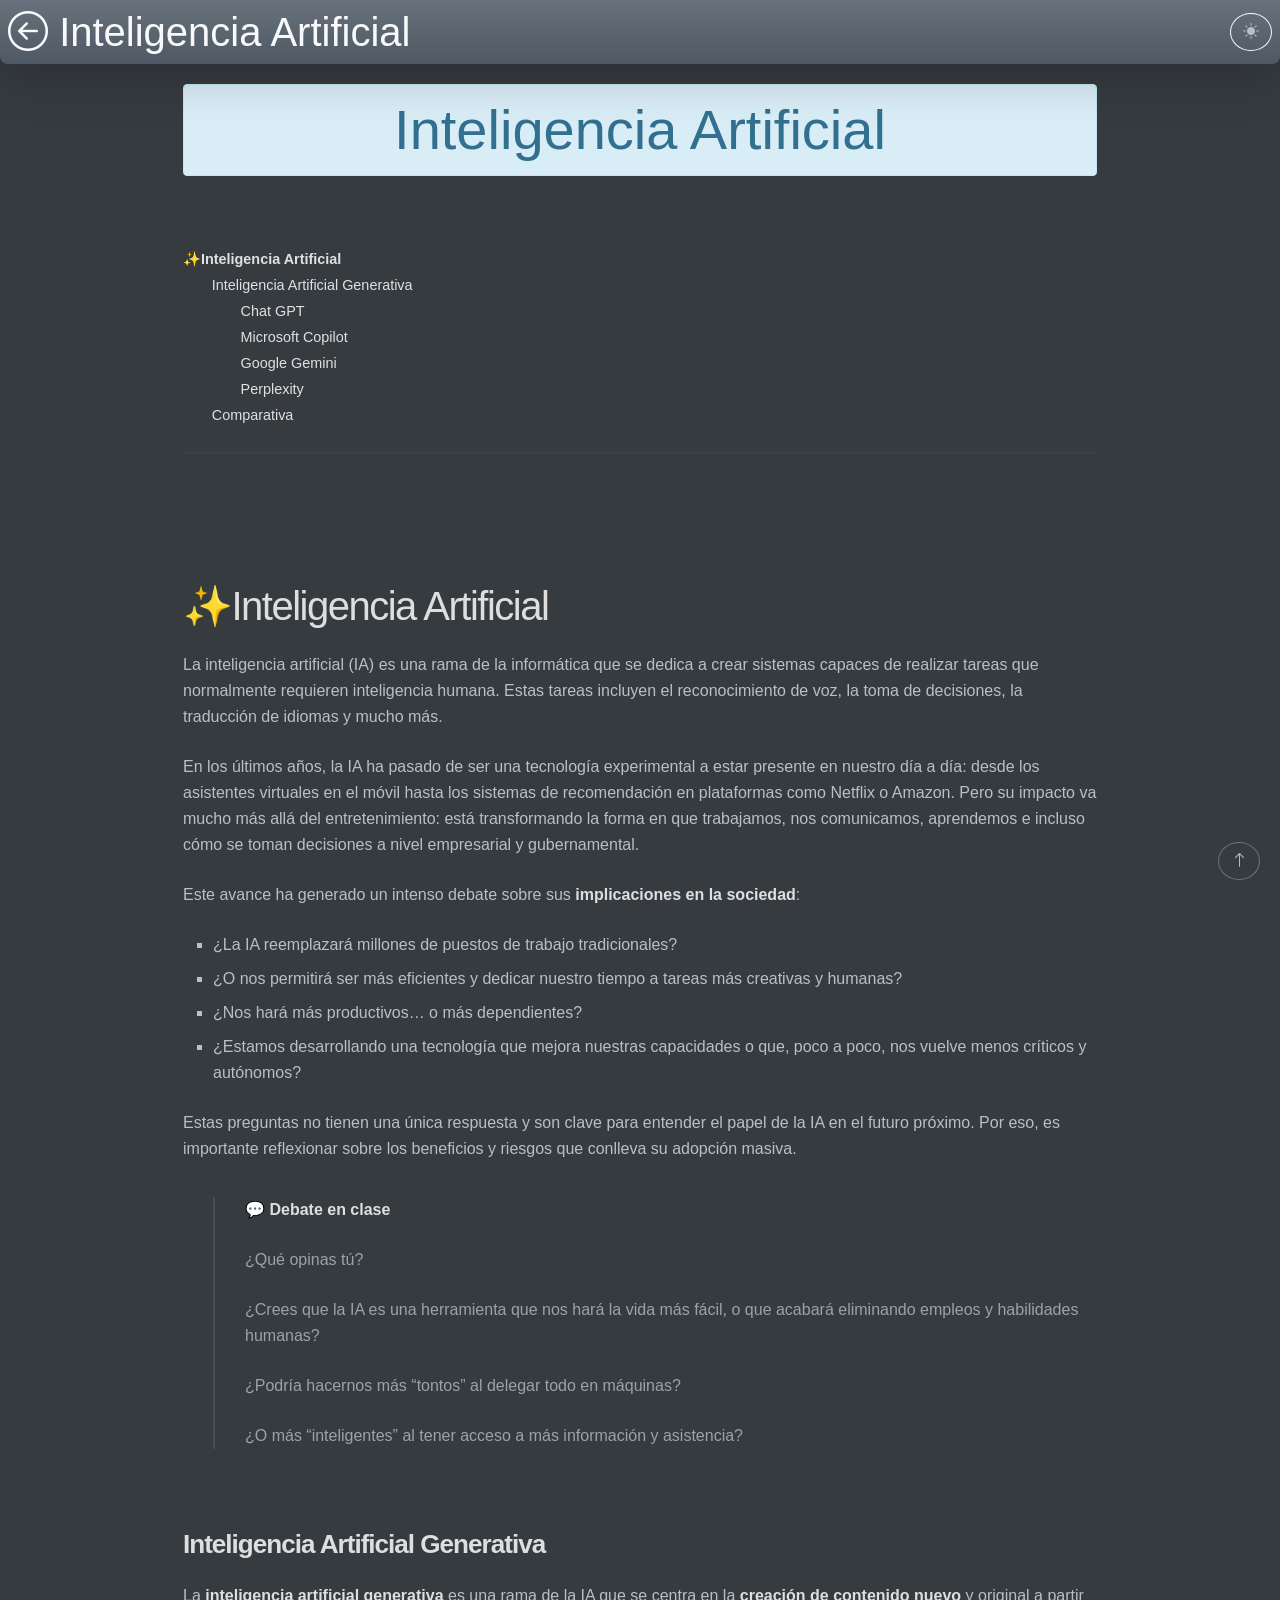
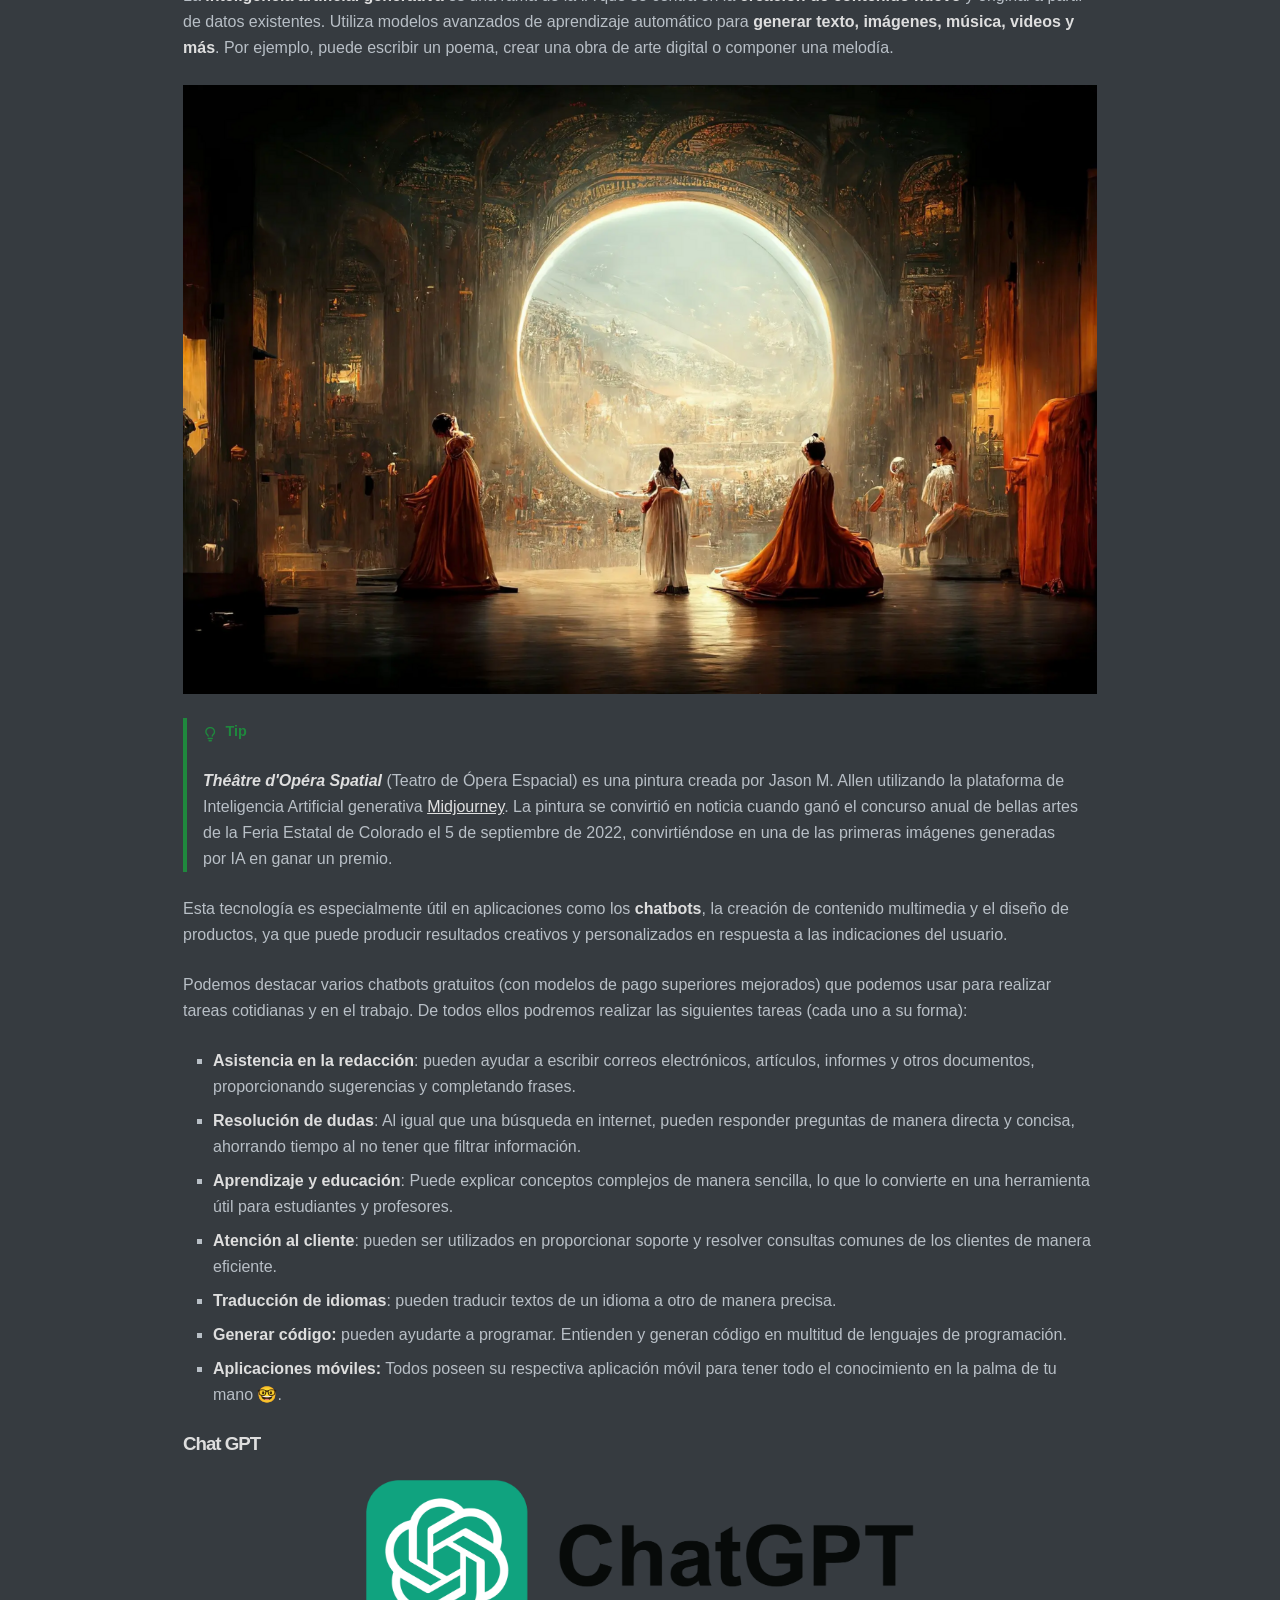
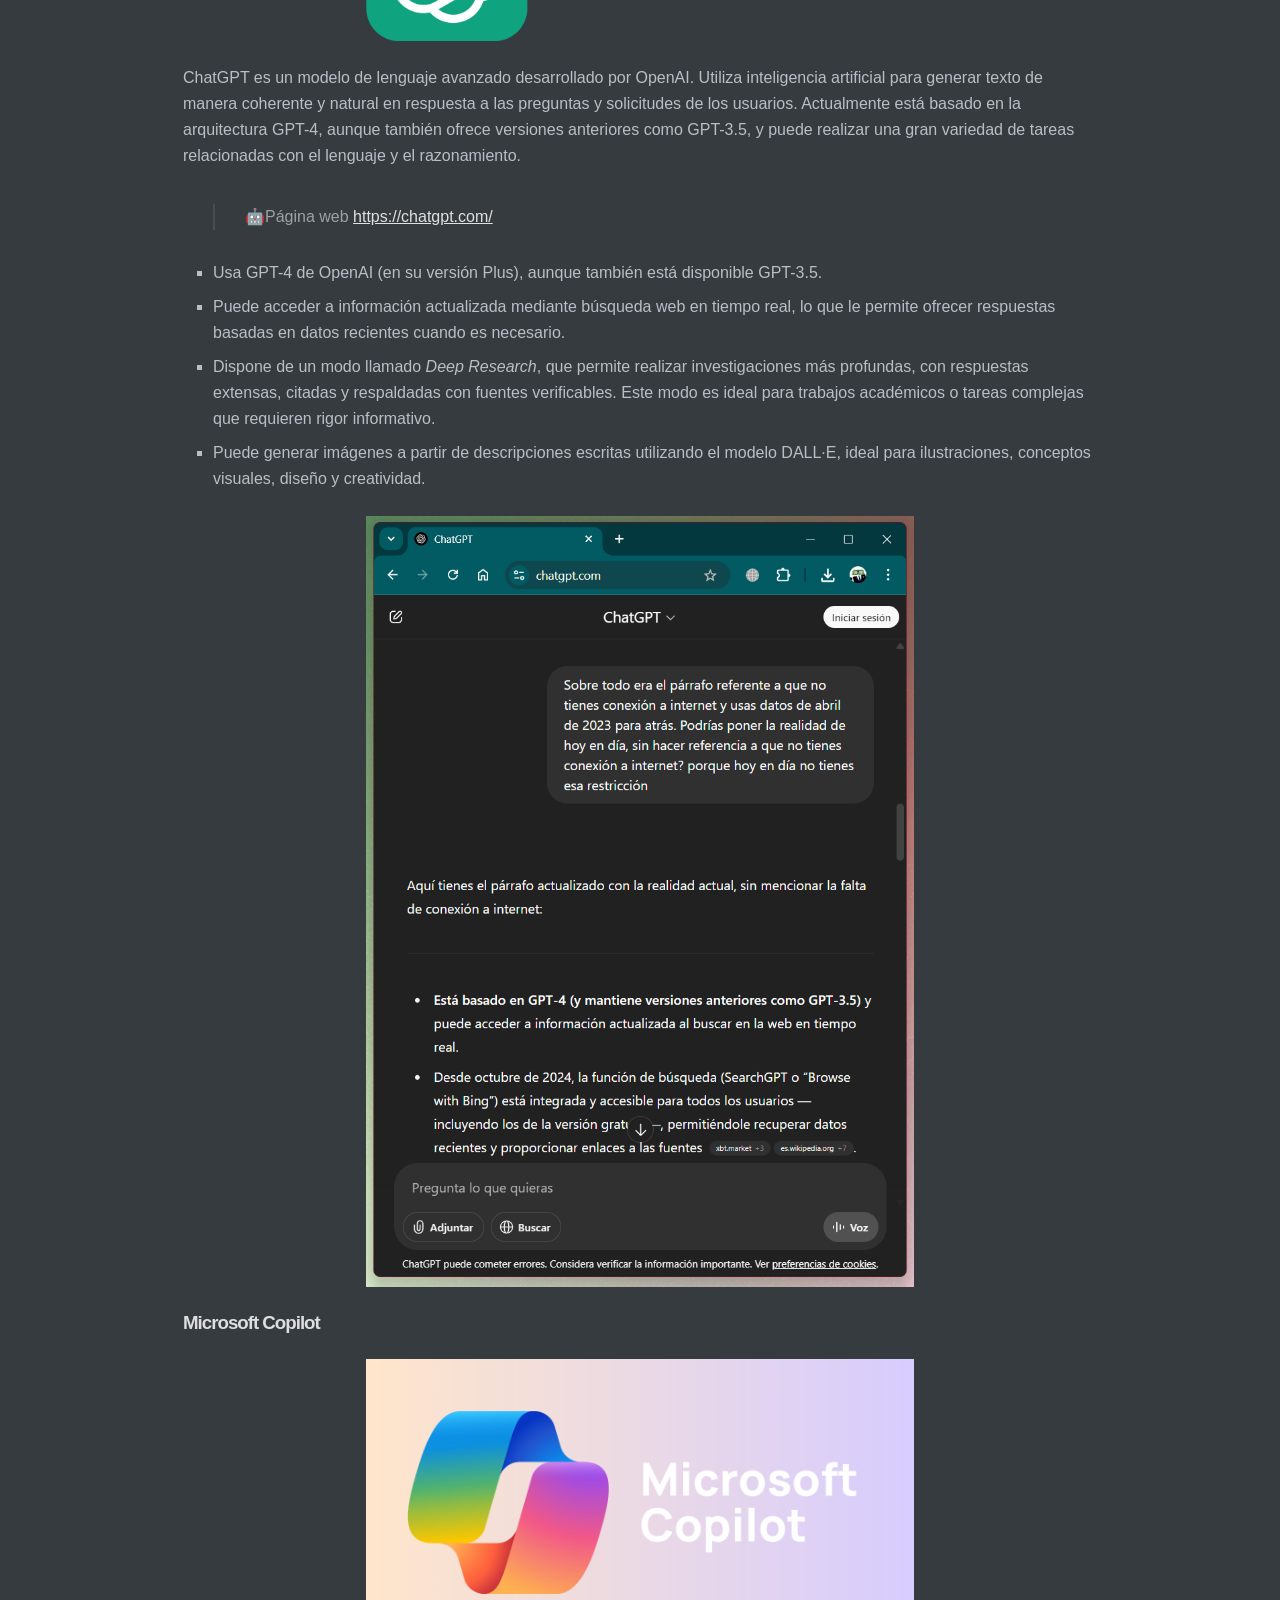
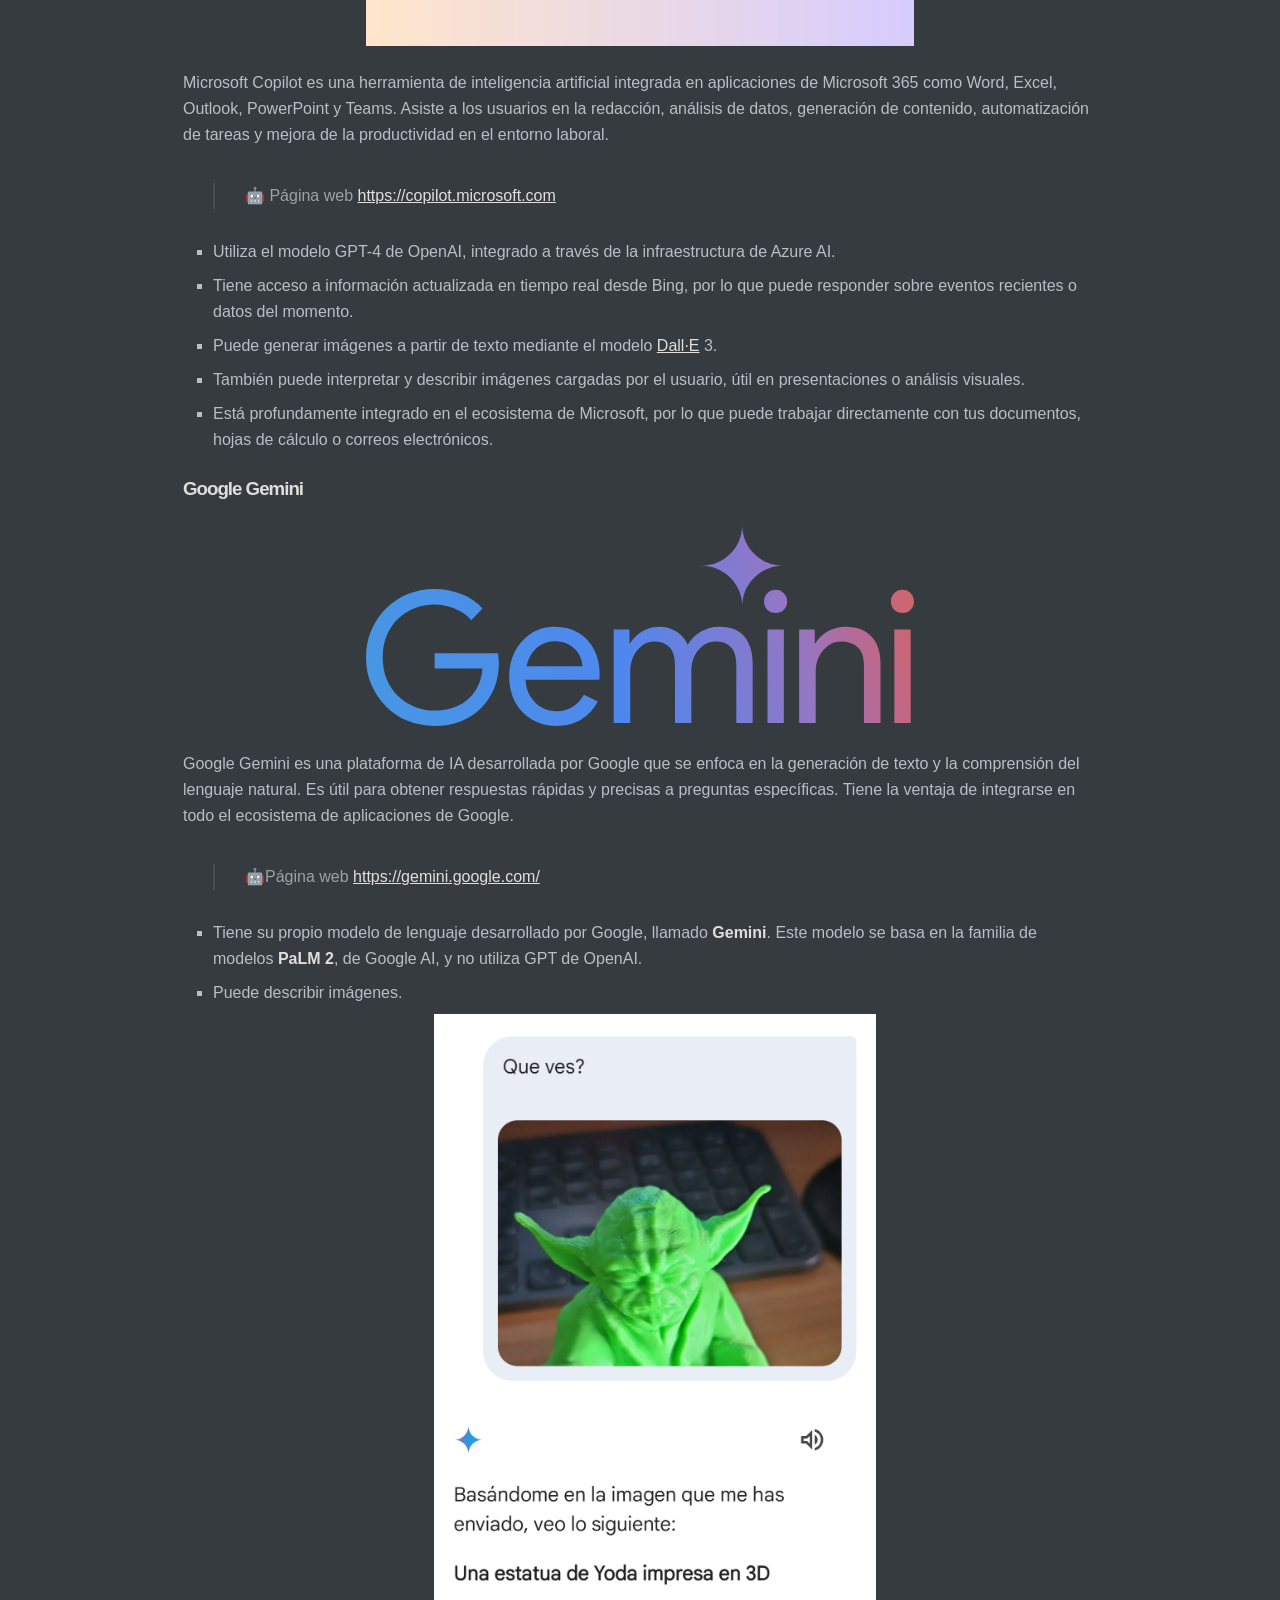
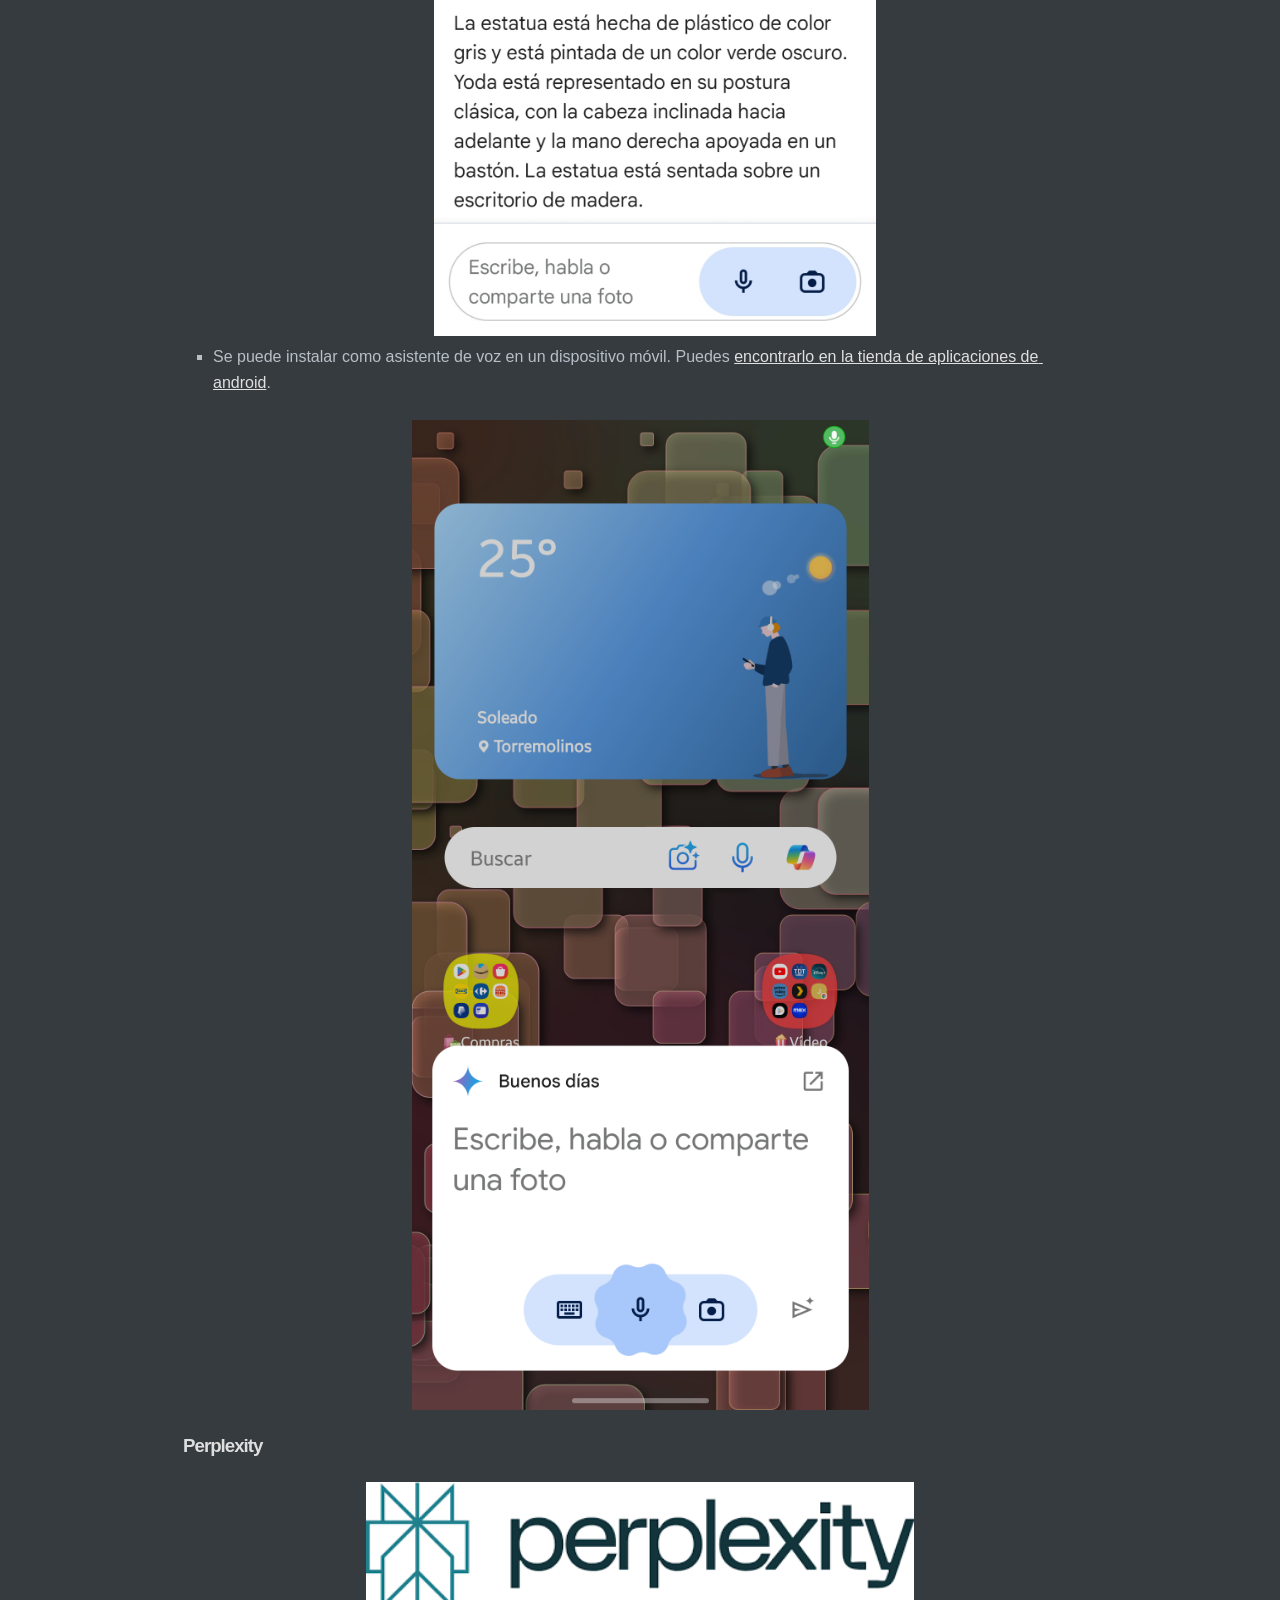
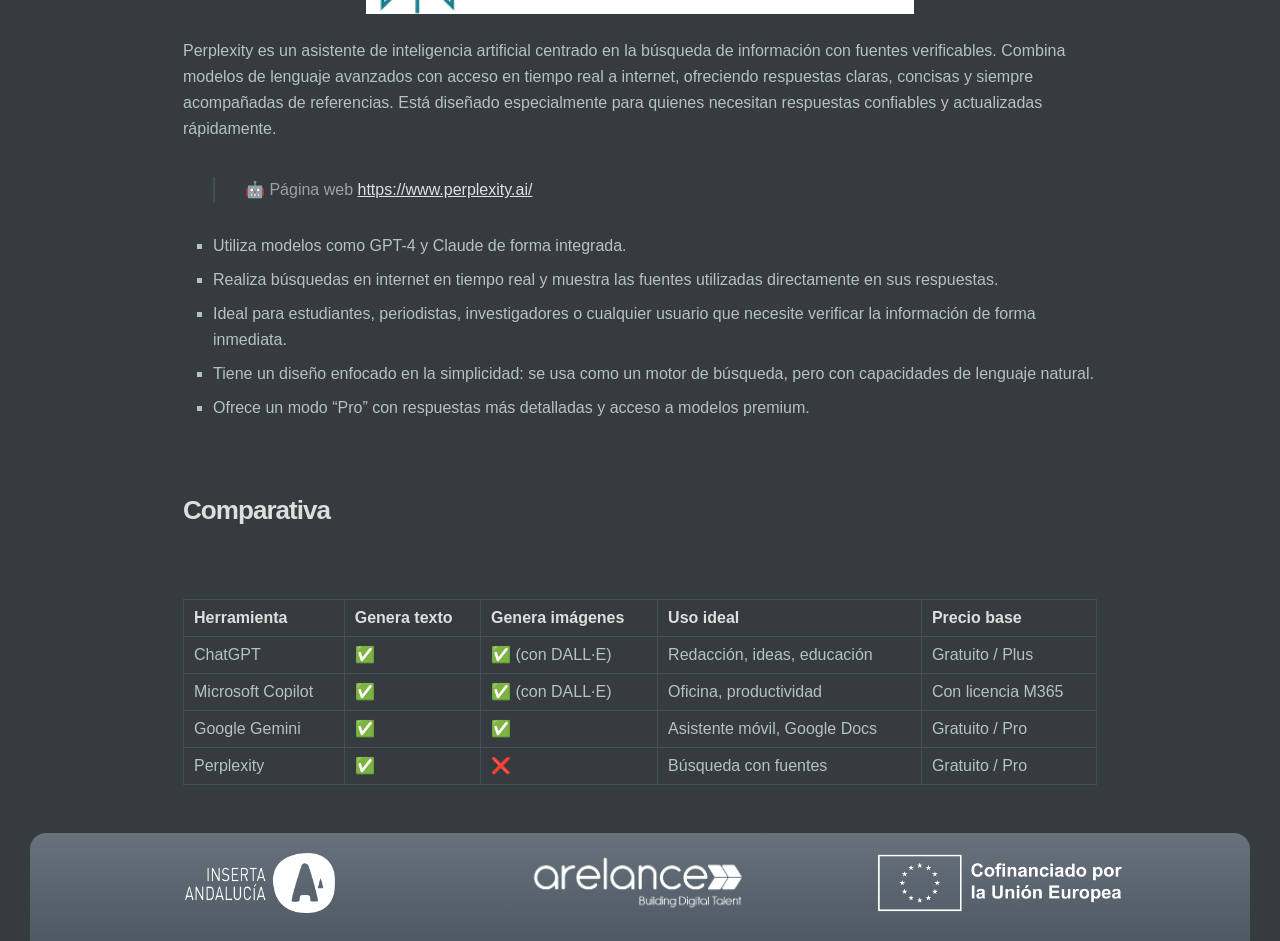
<file: ia.html>
<!doctype html>
<html>
<head>
<meta charset='UTF-8'>

<!-- Inicio trozo meta -->
<link href="https://cdn.jsdelivr.net/npm/bootstrap@5.3.3/dist/css/bootstrap.min.css" rel="stylesheet" integrity="sha384-QWTKZyjpPEjISv5WaRU9OFeRpok6YctnYmDr5pNlyT2bRjXh0JMhjY6hW+ALEwIH" crossorigin="anonymous"/>
<link href="https://cdn.jsdelivr.net/npm/bootstrap-icons@1.11.3/font/bootstrap-icons.min.css" rel="stylesheet" />
<link rel="stylesheet" href="css/estilos.css" id="css-base" />
<link rel="icon" type="image/png" sizes="64x64" href="img/assets/favicon.png" />
<meta name="theme-color" content="#4e5965">
<meta name="robots" content="noindex, nofollow">
<meta name="viewport" content="width=device-width, initial-scale=1">
<title>Temario Microsoft 365</title>
<!-- Fin trozo meta -->
<head>




<body class='typora-export os-windows'>

    <!-- Inicio Cabecera -->
	<header class="h1 fixed-top rounded-bottom-3 navegacion text-light p-2 text-start shadow-lg bg-gradient d-flex justify-content-between align-items-center">
        <div class="text-truncate">
            <a href="index.html" class="text-light" title="Volver al índice general"><i class="bi bi-arrow-left-circle"></i></a>
            <span>Inteligencia Artificial</span>
        </div>
        <button id="tema" class="btn btn-light rounded-circle" onclick="cambiarTema()" title="Cambiar a modo claro">
            <i id="iconoTema" class="bi bi-brightness-high-fill"></i>
        </button>
    </header>
    <div id="top"></div>
    <!-- Fin Cabecera -->



    

    <div class='typora-export-content'>
        <div id='write'  class=''><div style="padding: 2rem; margin-bottom: 20px; border: 1px solid transparent; border-radius: 4px; background-color: #d9edf7; border-color: #bce8f1; color: #31708f; text-align: center; font-size: 3.5rem">
        Inteligencia Artificial
        </div><p>&nbsp;</p><div class='md-toc' mdtype='toc'><p class="md-toc-content" role="list"><span role="listitem" class="md-toc-item md-toc-h1" data-ref="n6"><a class="md-toc-inner" href="#✨inteligencia-artificial">✨Inteligencia Artificial</a></span><span role="listitem" class="md-toc-item md-toc-h2" data-ref="n27"><a class="md-toc-inner" href="#inteligencia-artificial-generativa">Inteligencia Artificial Generativa</a></span><span role="listitem" class="md-toc-item md-toc-h3" data-ref="n51"><a class="md-toc-inner" href="#chat-gpt">Chat GPT</a></span><span role="listitem" class="md-toc-item md-toc-h3" data-ref="n67"><a class="md-toc-inner" href="#microsoft-copilot">Microsoft Copilot</a></span><span role="listitem" class="md-toc-item md-toc-h3" data-ref="n84"><a class="md-toc-inner" href="#google-gemini">Google Gemini</a></span><span role="listitem" class="md-toc-item md-toc-h3" data-ref="n98"><a class="md-toc-inner" href="#perplexity">Perplexity</a></span><span role="listitem" class="md-toc-item md-toc-h2" data-ref="n115"><a class="md-toc-inner" href="#comparativa">Comparativa</a></span></p></div><hr /><p>&nbsp;</p><h1 id='✨inteligencia-artificial'><span>✨Inteligencia Artificial</span></h1><p><span>La inteligencia artificial (IA) es una rama de la informática que se dedica a crear sistemas capaces de realizar tareas que normalmente requieren inteligencia humana. Estas tareas incluyen el reconocimiento de voz, la toma de decisiones, la traducción de idiomas y mucho más.</span></p><p><span>En los últimos años, la IA ha pasado de ser una tecnología experimental a estar presente en nuestro día a día: desde los asistentes virtuales en el móvil hasta los sistemas de recomendación en plataformas como Netflix o Amazon. Pero su impacto va mucho más allá del entretenimiento: está transformando la forma en que trabajamos, nos comunicamos, aprendemos e incluso cómo se toman decisiones a nivel empresarial y gubernamental.</span></p><p><span>Este avance ha generado un intenso debate sobre sus </span><strong><span>implicaciones en la sociedad</span></strong><span>:</span></p><ul><li><p><span>¿La IA reemplazará millones de puestos de trabajo tradicionales?</span></p></li><li><p><span>¿O nos permitirá ser más eficientes y dedicar nuestro tiempo a tareas más creativas y humanas?</span></p></li><li><p><span>¿Nos hará más productivos… o más dependientes?</span></p></li><li><p><span>¿Estamos desarrollando una tecnología que mejora nuestras capacidades o que, poco a poco, nos vuelve menos críticos y autónomos?</span></p></li></ul><p><span>Estas preguntas no tienen una única respuesta y son clave para entender el papel de la IA en el futuro próximo. Por eso, es importante reflexionar sobre los beneficios y riesgos que conlleva su adopción masiva.</span></p><blockquote><p><span>💬 </span><strong><span>Debate en clase</span></strong></p><p><span>¿Qué opinas tú? </span></p><p><span>¿Crees que la IA es una herramienta que nos hará la vida más fácil, o que acabará eliminando empleos y habilidades humanas? </span></p><p><span>¿Podría hacernos más “tontos” al delegar todo en máquinas? </span></p><p><span>¿O más “inteligentes” al tener acceso a más información y asistencia?</span></p></blockquote><p>&nbsp;</p><h2 id='inteligencia-artificial-generativa'><span>Inteligencia Artificial Generativa</span></h2><p><span>La </span><strong><span>inteligencia artificial generativa</span></strong><span> es una rama de la IA que se centra en la </span><strong><span>creación de contenido nuevo</span></strong><span> y original a partir de datos existentes. Utiliza modelos avanzados de aprendizaje automático para </span><strong><span>generar texto, imágenes, música, videos y más</span></strong><span>. Por ejemplo, puede escribir un poema, crear una obra de arte digital o componer una melodía.</span></p><p><img src="img/ia/1280px-Théâtre_D’opéra_Spatial.png" referrerpolicy="no-referrer" alt="A detailed oil painting of figures in a futuristic opera scene"></p><div class="md-alert md-alert-tip tip"><p><span class='md-alert-text md-alert-text-tip'><svg viewBox="0 0 16 16" version="1.1" width="1em" height="1em" aria-hidden="true"><path d="M8 1.5c-2.363 0-4 1.69-4 3.75 0 .984.424 1.625.984 2.304l.214.253c.223.264.47.556.673.848.284.411.537.896.621 1.49a.75.75 0 0 1-1.484.211c-.04-.282-.163-.547-.37-.847a8.456 8.456 0 0 0-.542-.68c-.084-.1-.173-.205-.268-.32C3.201 7.75 2.5 6.766 2.5 5.25 2.5 2.31 4.863 0 8 0s5.5 2.31 5.5 5.25c0 1.516-.701 2.5-1.328 3.259-.095.115-.184.22-.268.319-.207.245-.383.453-.541.681-.208.3-.33.565-.37.847a.751.751 0 0 1-1.485-.212c.084-.593.337-1.078.621-1.489.203-.292.45-.584.673-.848.075-.088.147-.173.213-.253.561-.679.985-1.32.985-2.304 0-2.06-1.637-3.75-4-3.75ZM5.75 12h4.5a.75.75 0 0 1 0 1.5h-4.5a.75.75 0 0 1 0-1.5ZM6 15.25a.75.75 0 0 1 .75-.75h2.5a.75.75 0 0 1 0 1.5h-2.5a.75.75 0 0 1-.75-.75Z"></path></svg>Tip</span><br></p><p><em><strong><span>Théâtre d&#39;Opéra Spatial</span></strong></em><span> (Teatro de Ópera Espacial) es una pintura creada por Jason M. Allen utilizando la plataforma de Inteligencia Artificial generativa </span><a href='https://es.wikipedia.org/wiki/Midjourney'><span>Midjourney</span></a><span>. La pintura se convirtió en noticia cuando ganó el concurso anual de bellas artes de la Feria Estatal de Colorado el 5 de septiembre de 2022, convirtiéndose en una de las primeras imágenes generadas por IA en ganar un premio.</span></p></div><p><span>Esta tecnología es especialmente útil en aplicaciones como los </span><strong><span>chatbots</span></strong><span>, la creación de contenido multimedia y el diseño de productos, ya que puede producir resultados creativos y personalizados en respuesta a las indicaciones del usuario.</span></p><p><span>Podemos destacar varios chatbots gratuitos (con modelos de pago superiores mejorados) que podemos usar para realizar tareas cotidianas y en el trabajo. De todos ellos podremos realizar las siguientes tareas (cada uno a su forma):</span></p><ul><li><p><strong><span>Asistencia en la redacción</span></strong><span>: pueden ayudar a escribir correos electrónicos, artículos, informes y otros documentos, proporcionando sugerencias y completando frases.</span></p></li><li><p><strong><span>Resolución de dudas</span></strong><span>: Al igual que una búsqueda en internet, pueden responder preguntas de manera directa y concisa, ahorrando tiempo al no tener que filtrar información.</span></p></li><li><p><strong><span>Aprendizaje y educación</span></strong><span>: Puede explicar conceptos complejos de manera sencilla, lo que lo convierte en una herramienta útil para estudiantes y profesores.</span></p></li><li><p><strong><span>Atención al cliente</span></strong><span>: pueden ser utilizados en proporcionar soporte y resolver consultas comunes de los clientes de manera eficiente.</span></p></li><li><p><strong><span>Traducción de idiomas</span></strong><span>: pueden traducir textos de un idioma a otro de manera precisa.</span></p></li><li><p><strong><span>Generar código:</span></strong><span> pueden ayudarte a programar. Entienden y generan código en multitud de lenguajes de programación.</span></p></li><li><p><strong><span>Aplicaciones móviles:</span></strong><span> Todos poseen su respectiva aplicación móvil para tener todo el conocimiento en la palma de tu mano 🤓.</span></p></li></ul><h3 id='chat-gpt'><span>Chat GPT</span></h3><p><img src="img/ia/1690998329chatgpt-logo-with-text.png" alt="Logo de Chat GPT" width="60%" /></p><p><span>ChatGPT es un modelo de lenguaje avanzado desarrollado por OpenAI. Utiliza inteligencia artificial para generar texto de manera coherente y natural en respuesta a las preguntas y solicitudes de los usuarios. Actualmente está basado en la arquitectura GPT-4, aunque también ofrece versiones anteriores como GPT-3.5, y puede realizar una gran variedad de tareas relacionadas con el lenguaje y el razonamiento.</span></p><blockquote><p><span>🤖Página web </span><a href='https://chatgpt.com/' target='_blank' class='url'>https://chatgpt.com/</a></p></blockquote><ul><li><p><span>Usa GPT-4 de OpenAI (en su versión Plus), aunque también está disponible GPT-3.5.</span></p></li><li><p><span>Puede acceder a información actualizada mediante búsqueda web en tiempo real, lo que le permite ofrecer respuestas basadas en datos recientes cuando es necesario.</span></p></li><li><p><span>Dispone de un modo llamado </span><em><span>Deep Research</span></em><span>, que permite realizar investigaciones más profundas, con respuestas extensas, citadas y respaldadas con fuentes verificables. Este modo es ideal para trabajos académicos o tareas complejas que requieren rigor informativo.</span></p></li><li><p><span>Puede generar imágenes a partir de descripciones escritas utilizando el modelo DALL·E, ideal para ilustraciones, conceptos visuales, diseño y creatividad.</span></p></li></ul><p><img src="img/ia/image-20250703131621714.png" alt="Captura de uso de la web ChatGPT para la redacción de este mismo artículo" style="zoom:67%;" /></p><h3 id='microsoft-copilot'><span>Microsoft Copilot</span></h3><p><img src="img/ia/microsoft-copilot-logo.png" alt="Logo de Microsoft Copilot" width="60%" /></p><p><span>Microsoft Copilot es una herramienta de inteligencia artificial integrada en aplicaciones de Microsoft 365 como Word, Excel, Outlook, PowerPoint y Teams. Asiste a los usuarios en la redacción, análisis de datos, generación de contenido, automatización de tareas y mejora de la productividad en el entorno laboral.</span></p><blockquote><p><span>🤖 Página web </span><a href='https://copilot.microsoft.com' target='_blank' class='url'>https://copilot.microsoft.com</a></p></blockquote><ul><li><p><span>Utiliza el modelo GPT-4 de OpenAI, integrado a través de la infraestructura de Azure AI.</span></p></li><li><p><span>Tiene acceso a información actualizada en tiempo real desde Bing, por lo que puede responder sobre eventos recientes o datos del momento.</span></p></li><li><p><span>Puede generar imágenes a partir de texto mediante el modelo </span><a href='https://es.wikipedia.org/wiki/Dall-e'><span>Dall·E</span></a><span> 3.</span></p></li><li><p><span>También puede interpretar y describir imágenes cargadas por el usuario, útil en presentaciones o análisis visuales.</span></p></li><li><p><span>Está profundamente integrado en el ecosistema de Microsoft, por lo que puede trabajar directamente con tus documentos, hojas de cálculo o correos electrónicos.</span></p></li></ul><h3 id='google-gemini'><span>Google Gemini</span></h3><p><img src="img/ia/Google_Gemini_logo.svg" alt="Logo Google Gemini" width="60%" /></p><p><span>Google Gemini es una plataforma de IA desarrollada por Google que se enfoca en la generación de texto y la comprensión del lenguaje natural. Es útil para obtener respuestas rápidas y precisas a preguntas específicas. Tiene la ventaja de integrarse en todo el ecosistema de aplicaciones de Google.</span></p><blockquote><p><span>🤖Página web </span><a href='https://gemini.google.com/' target='_blank' class='url'>https://gemini.google.com/</a></p></blockquote><ul><li><p><span>Tiene su propio modelo de lenguaje desarrollado por Google, llamado </span><strong><span>Gemini</span></strong><span>. Este modelo se basa en la familia de modelos </span><strong><span>PaLM 2</span></strong><span>, de Google AI, y no utiliza GPT de OpenAI.</span></p></li><li><p><span>Puede describir imágenes.</span></p><p><img src="img/ia/image-20240710104300856.png" alt="Ejemplo de descripción de imágenes usando Gemini" width="50%" /></p></li><li><p><span>Se puede instalar como asistente de voz en un dispositivo móvil. Puedes </span><a href='https://play.google.com/store/apps/details?id=com.google.android.apps.bard'><span>encontrarlo en la tienda de aplicaciones de android</span></a><span>.</span></p></li></ul><p><img src="img/ia/image-20240710103047471.png" alt="Captura de pantalla de un móvil usando Google Gemini como asistente de voz" width="50%" /></p><h3 id='perplexity'><span>Perplexity</span></h3><p><img src="img/ia/perplexity-logo.png" alt="Logo de Perplexity AI" width="60%" /></p><p><span>Perplexity es un asistente de inteligencia artificial centrado en la búsqueda de información con fuentes verificables. Combina modelos de lenguaje avanzados con acceso en tiempo real a internet, ofreciendo respuestas claras, concisas y siempre acompañadas de referencias. Está diseñado especialmente para quienes necesitan respuestas confiables y actualizadas rápidamente.</span></p><blockquote><p><span>🤖 Página web </span><a href='https://www.perplexity.ai/' target='_blank' class='url'>https://www.perplexity.ai/</a></p></blockquote><ul><li><p><span>Utiliza modelos como GPT-4 y Claude de forma integrada.</span></p></li><li><p><span>Realiza búsquedas en internet en tiempo real y muestra las fuentes utilizadas directamente en sus respuestas.</span></p></li><li><p><span>Ideal para estudiantes, periodistas, investigadores o cualquier usuario que necesite verificar la información de forma inmediata.</span></p></li><li><p><span>Tiene un diseño enfocado en la simplicidad: se usa como un motor de búsqueda, pero con capacidades de lenguaje natural.</span></p></li><li><p><span>Ofrece un modo “Pro” con respuestas más detalladas y acceso a modelos premium.</span></p></li></ul><p>&nbsp;</p><h2 id='comparativa'><span>Comparativa</span></h2><p>&nbsp;</p><figure class='table-figure'><table><thead><tr><th><span>Herramienta</span></th><th><span>Genera texto</span></th><th><span>Genera imágenes</span></th><th><span>Uso ideal</span></th><th><span>Precio base</span></th></tr></thead><tbody><tr><td><span>ChatGPT</span></td><td><span>✅</span></td><td><span>✅ (con DALL·E)</span></td><td><span>Redacción, ideas, educación</span></td><td><span>Gratuito / Plus</span></td></tr><tr><td><span>Microsoft Copilot</span></td><td><span>✅</span></td><td><span>✅ (con DALL·E)</span></td><td><span>Oficina, productividad</span></td><td><span>Con licencia M365</span></td></tr><tr><td><span>Google Gemini</span></td><td><span>✅</span></td><td><span>✅</span></td><td><span>Asistente móvil, Google Docs</span></td><td><span>Gratuito / Pro</span></td></tr><tr><td><span>Perplexity</span></td><td><span>✅</span></td><td><span>❌</span></td><td><span>Búsqueda con fuentes</span></td><td><span>Gratuito / Pro</span></td></tr></tbody></table></figure></div>
    </div>









    <!-- Inicio HTML añadido -->
<!-- Botón flotante -->
<a href="#top" title="Volver arriba" class="btn btn-secondary btn-floating rounded-circle" >
    <i class="bi bi-arrow-up"></i>
</a>

<!-- Footer -->
<footer class="footer rounded-top-4 bg-gradient mt-5">
    <div class="container text-center">
        <div class="row justify-content-center">
            <div class="col-4 mb-2">
                <a href="#">
                    <img src="img/assets/logo1.png" alt="Logo 1" class="footer-logo img-fluid">
                </a>
            </div>
            <div class="col-4 mb-2">
                <a href="#">
                    <img src="img/assets/logo2.png" alt="Logo 2" class="footer-logo img-fluid">
                </a>
            </div>
            <div class="col-4 mb-2">
                <img src="img/assets/logo3.png" alt="Logo 3" class="footer-logo img-fluid">
            </div>
        </div>
    </div>
</footer>

<!-- Bootstrap JS -->
<script src="https://cdn.jsdelivr.net/npm/bootstrap@5.3.3/dist/js/bootstrap.bundle.min.js" integrity="sha384-YvpcrYf0tY3lHB60NNkmXc5s9fDVZLESaAA55NDzOxhy9GkcIdslK1eN7N6jIeHz" crossorigin="anonymous"></script>
<script src="js/codigo.js" type="text/javascript"></script>
<!-- Fin HTML añadido -->



</body>

</html>
</file>
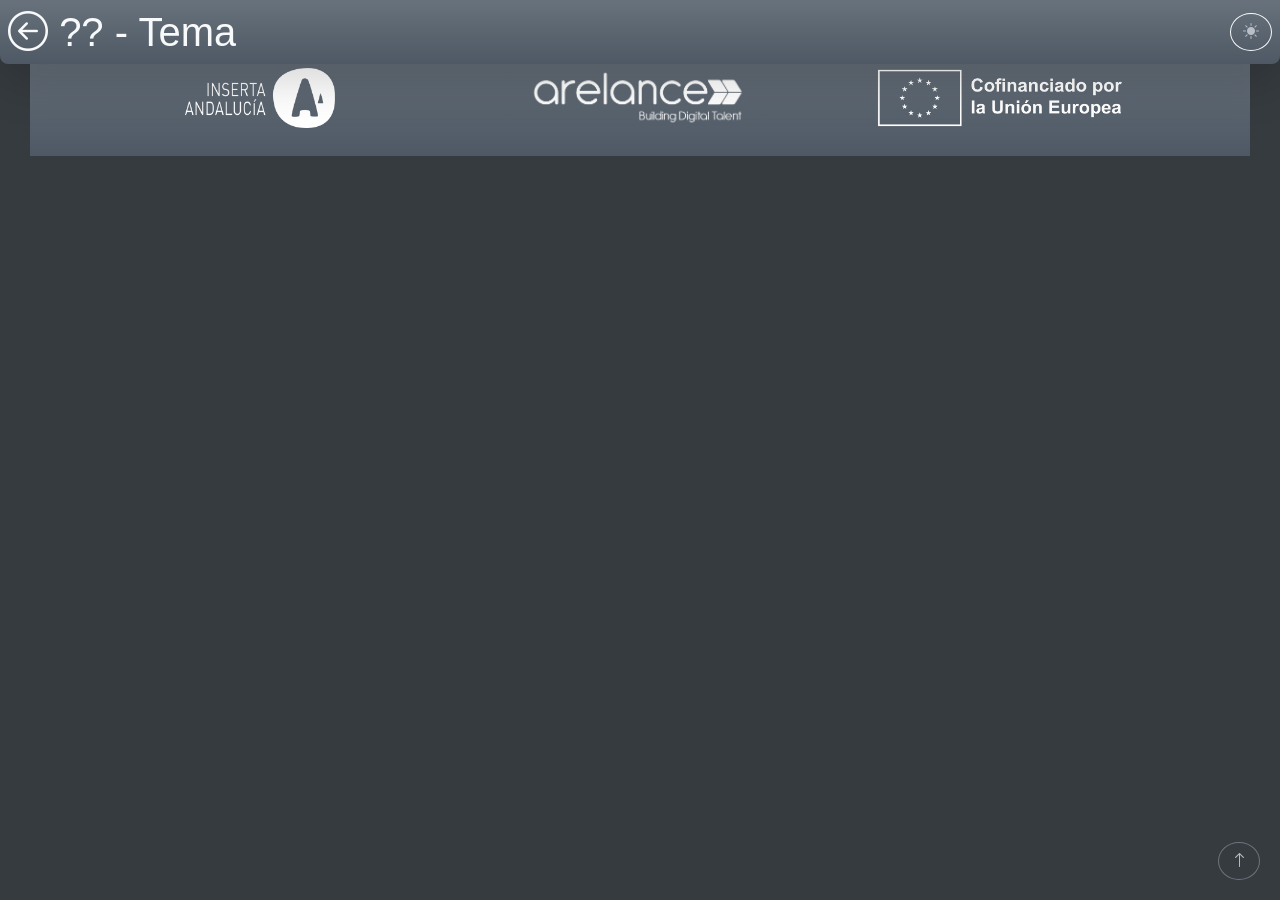
<file: plantilla.html>
<!doctype html>
<html>

<head>
    <meta charset='UTF-8'>

    <!-- Inicio trozo meta -->
    <link href="https://cdn.jsdelivr.net/npm/bootstrap@5.3.3/dist/css/bootstrap.min.css" rel="stylesheet"
        integrity="sha384-QWTKZyjpPEjISv5WaRU9OFeRpok6YctnYmDr5pNlyT2bRjXh0JMhjY6hW+ALEwIH" crossorigin="anonymous" />
    <link href="https://cdn.jsdelivr.net/npm/bootstrap-icons@1.11.3/font/bootstrap-icons.min.css" rel="stylesheet" />
    <link rel="stylesheet" href="css/estilos.css" id="css-base" />
    <link rel="icon" type="image/png" sizes="64x64" href="img/assets/favicon.png" />
    <meta name="theme-color" content="#4e5965">
    <meta name="robots" content="noindex, nofollow">
    <meta name="viewport" content="width=device-width, initial-scale=1">
    <title>Temario Microsoft 365</title>
    <!-- Fin trozo meta -->

<head>


<body class='typora-export os-windows'>

    <!-- Inicio Cabecera -->
    <header
        class="h1 fixed-top rounded-bottom-3 navegacion text-light p-2 text-start shadow-lg bg-gradient d-flex justify-content-between align-items-center">
        <div class="text-truncate">
            <a href="index.html" class="text-light" title="Volver al índice general"><i
                    class="bi bi-arrow-left-circle"></i></a>
            <span>?? - Tema</span>
        </div>
        <button id="tema" class="btn btn-light rounded-circle" onclick="cambiarTema()" title="Cambiar a modo claro">
            <i id="iconoTema" class="bi bi-brightness-high-fill"></i>
        </button>
    </header>
    <div id="top"></div>
    <!-- Fin Cabecera -->


    <!--- *************************************** -->
    <!--- INICIO DE CONTENIDO EXPORTADO DE TYPORA -->





    <!--- FIN DE CONTENIDO EXPORTADO DE TYPORA -->
    <!--- *************************************** -->



    <!-- Inicio HTML añadido -->
    <!-- Botón flotante -->
    <a href="#top" title="Volver arriba" class="btn btn-secondary btn-floating rounded-circle">
        <i class="bi bi-arrow-up"></i>
    </a>

    <!-- Footer -->
    <footer class="footer rounded-top-4 bg-gradient mt-5">
        <div class="container text-center">
            <div class="row justify-content-center">
                <div class="col-4 mb-2">
                    <a href="#">
                        <img src="img/assets/logo1.png" alt="Logo 1" class="footer-logo img-fluid">
                    </a>
                </div>
                <div class="col-4 mb-2">
                    <a href="#">
                        <img src="img/assets/logo2.png" alt="Logo 2" class="footer-logo img-fluid">
                    </a>
                </div>
                <div class="col-4 mb-2">
                    <img src="img/assets/logo3.png" alt="Logo 3" class="footer-logo img-fluid">
                </div>
            </div>
        </div>
    </footer>

    <!-- Bootstrap JS -->
    <script src="https://cdn.jsdelivr.net/npm/bootstrap@5.3.3/dist/js/bootstrap.bundle.min.js"
        integrity="sha384-YvpcrYf0tY3lHB60NNkmXc5s9fDVZLESaAA55NDzOxhy9GkcIdslK1eN7N6jIeHz"
        crossorigin="anonymous"></script>
    <script src="js/codigo.js" type="text/javascript"></script>
    <!-- Fin HTML añadido -->



</body>

</html>
</file>
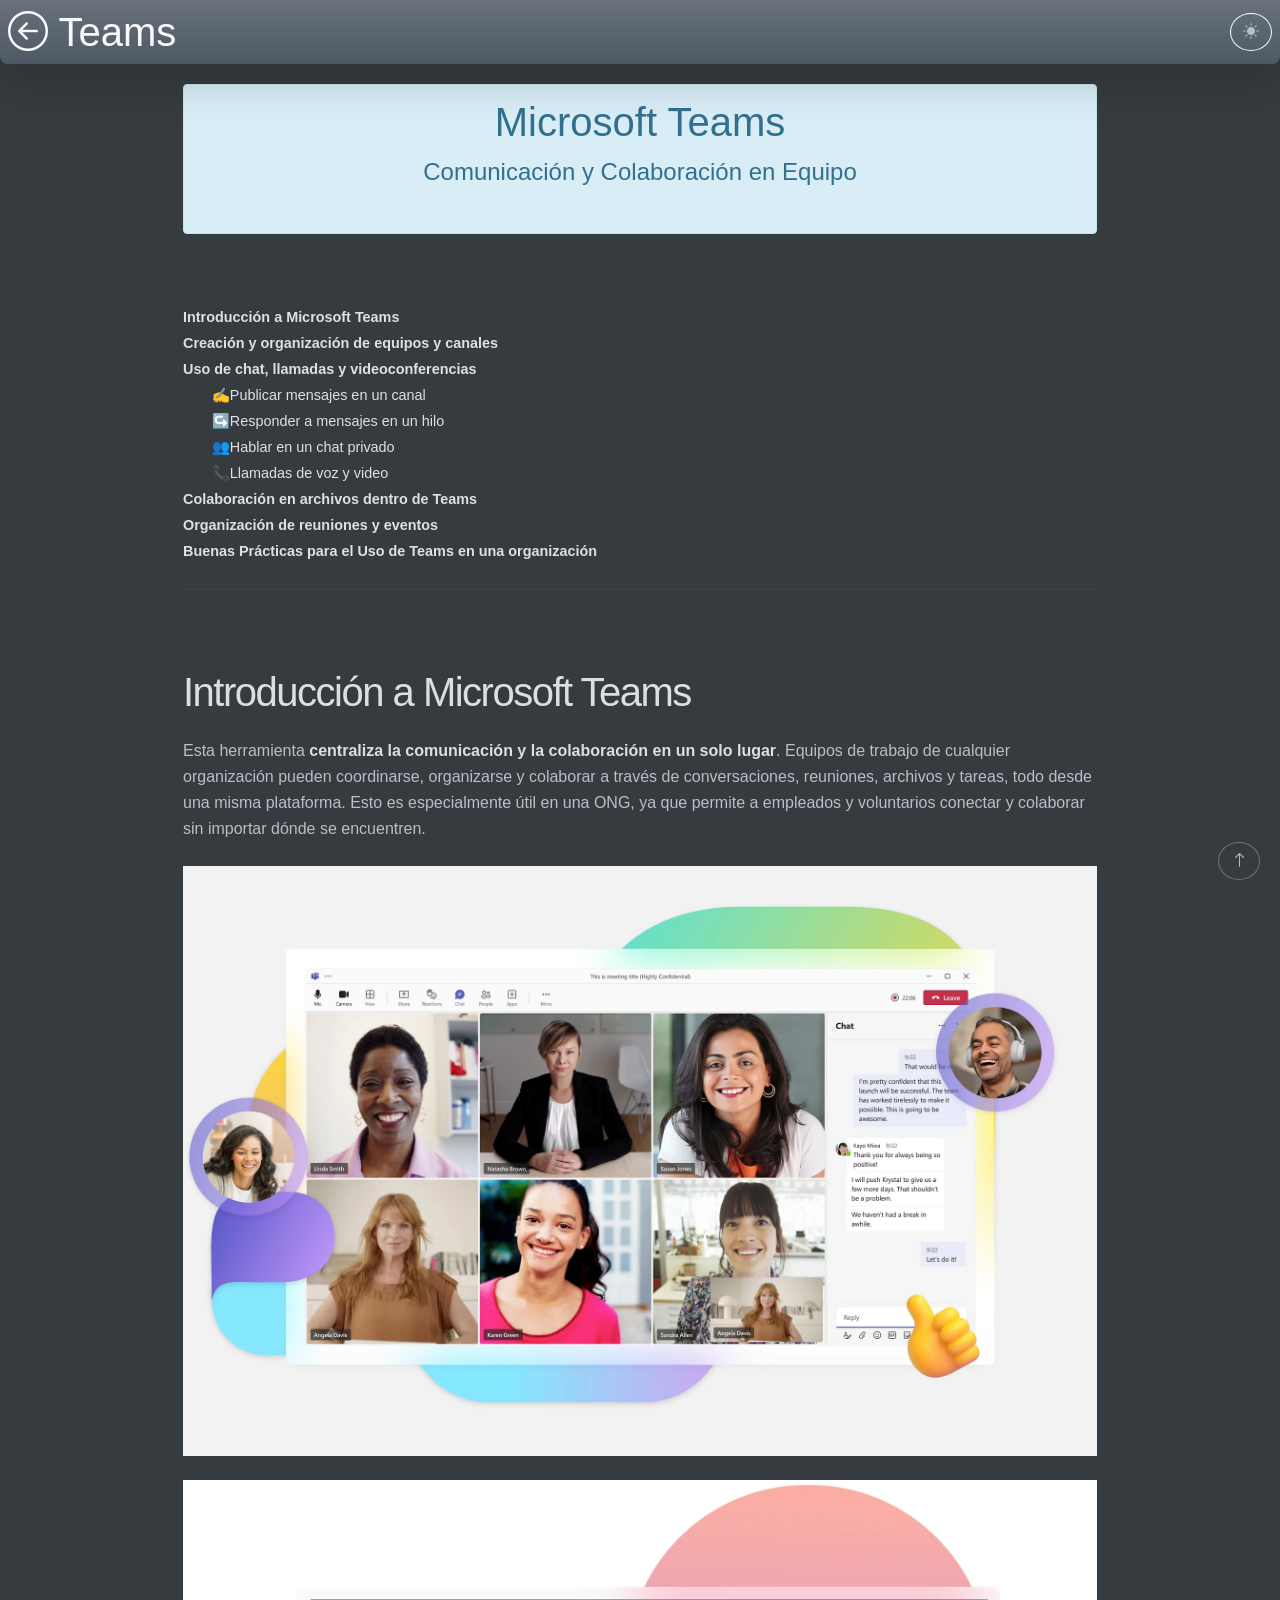
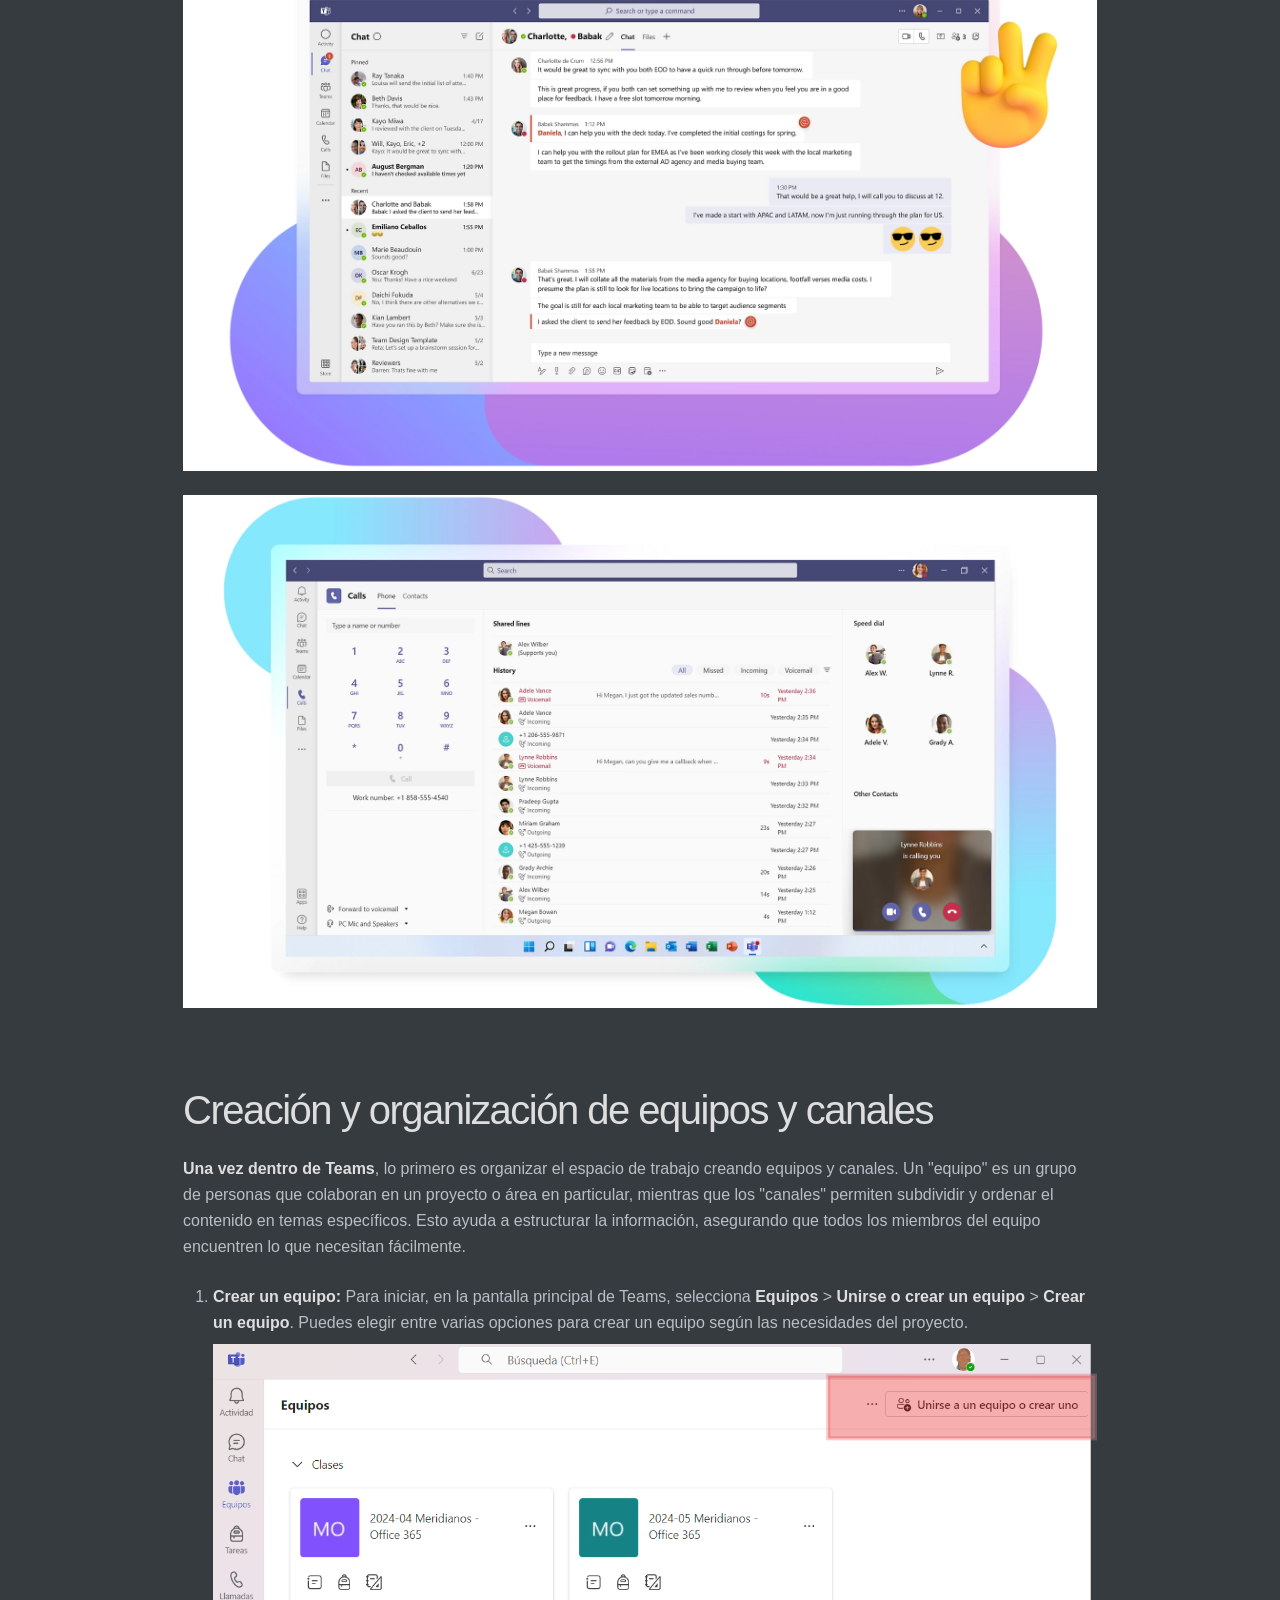
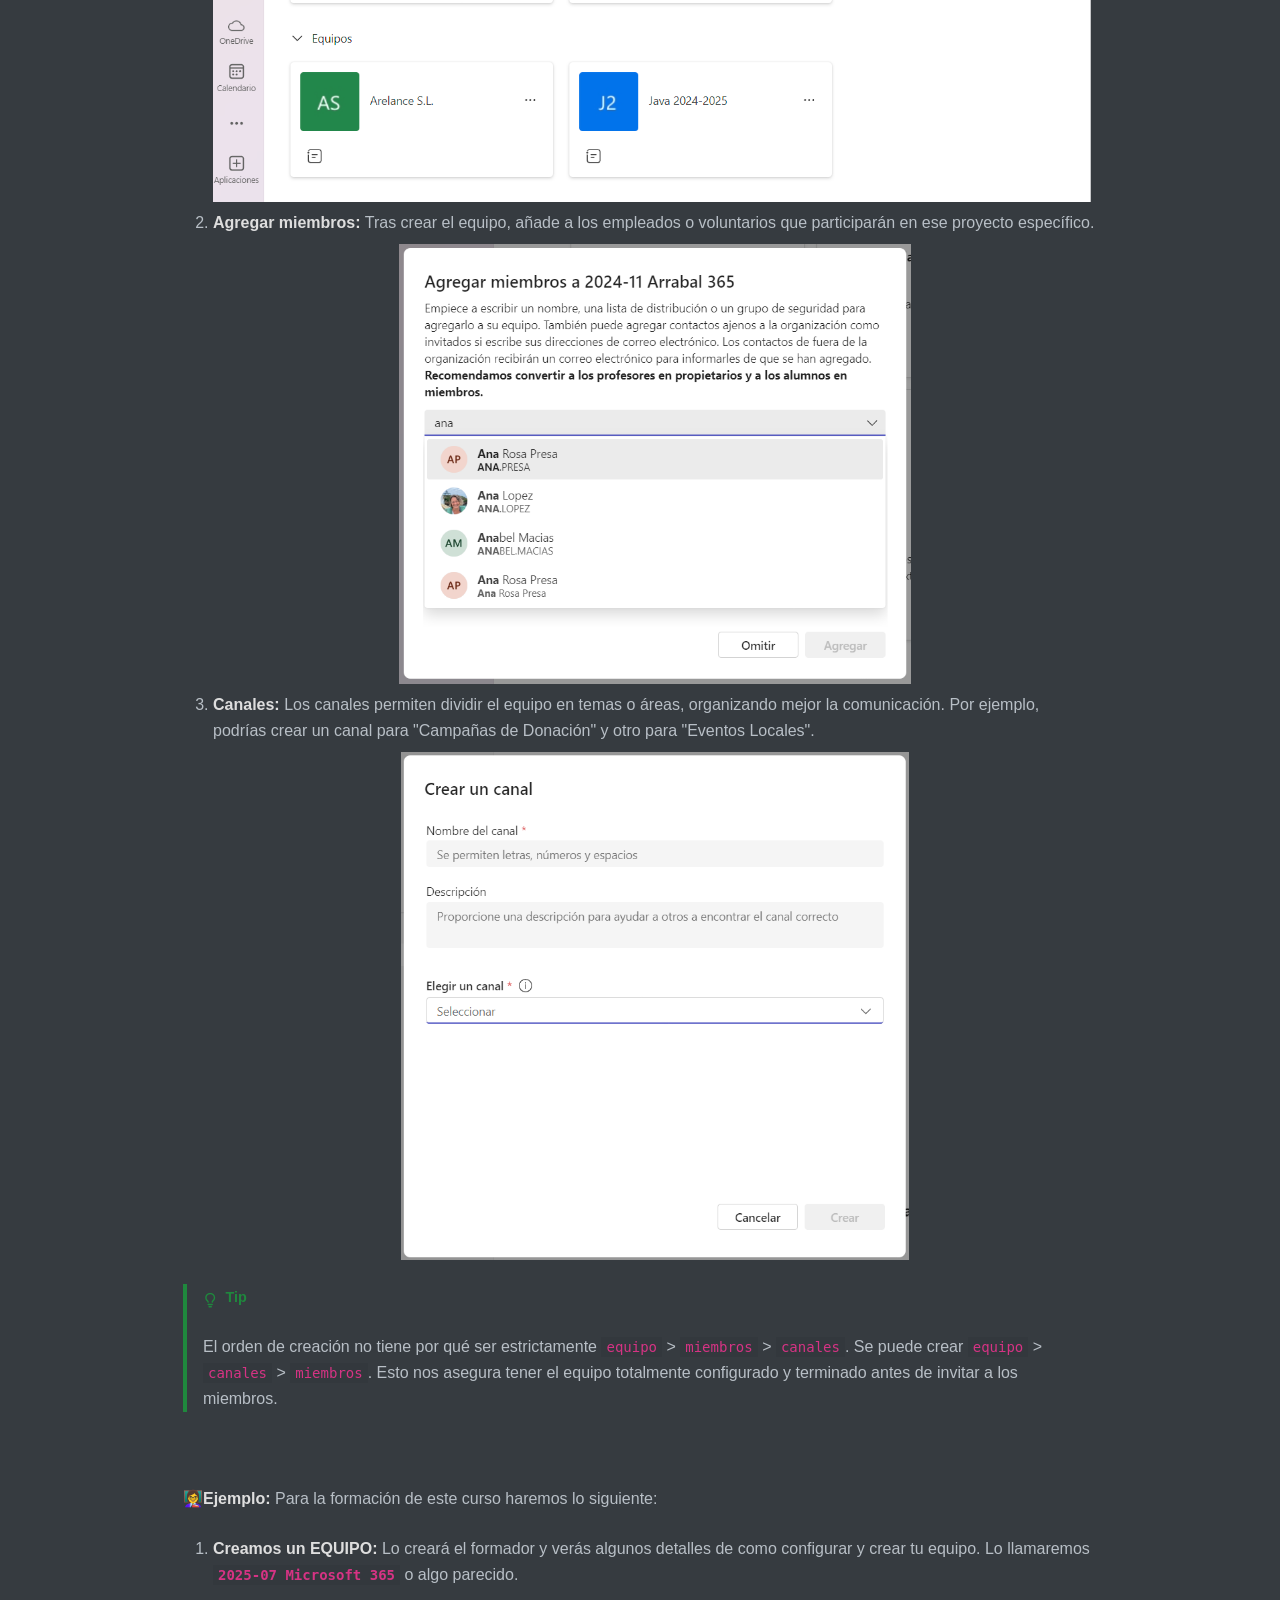
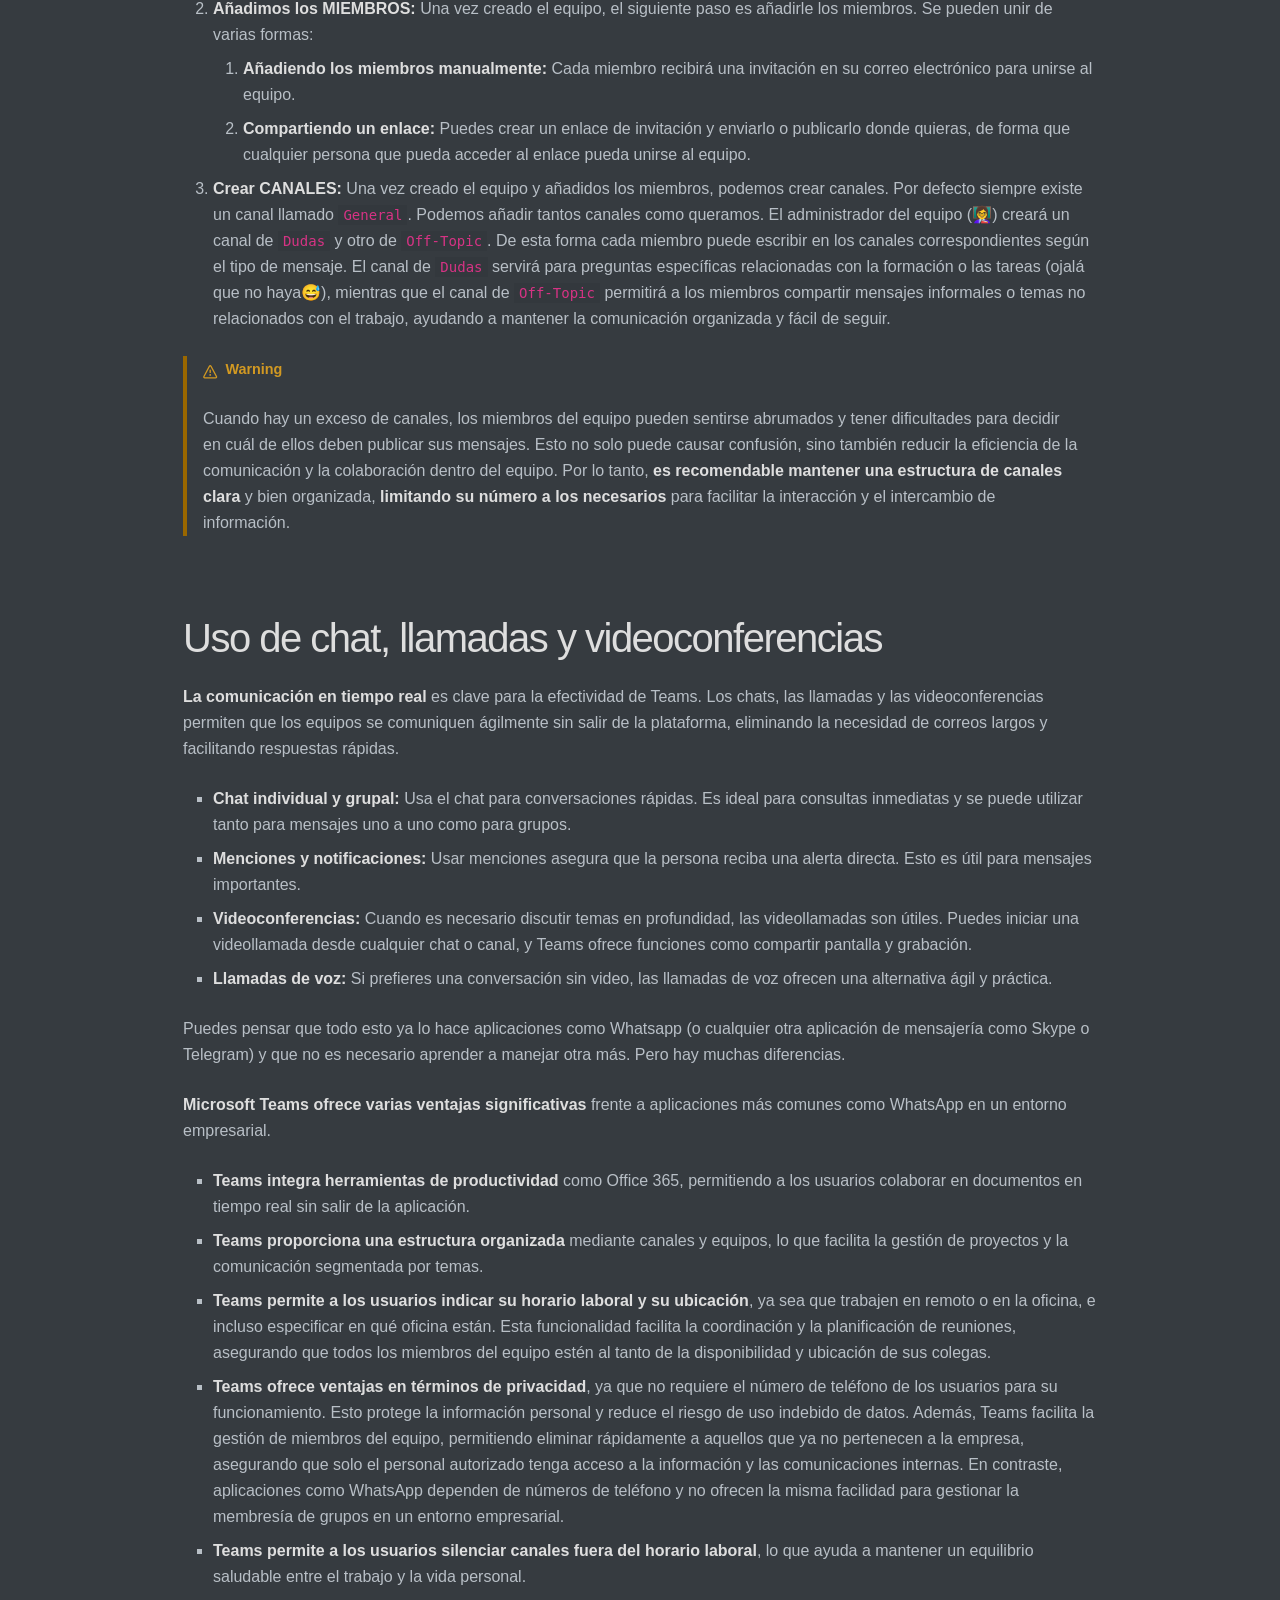
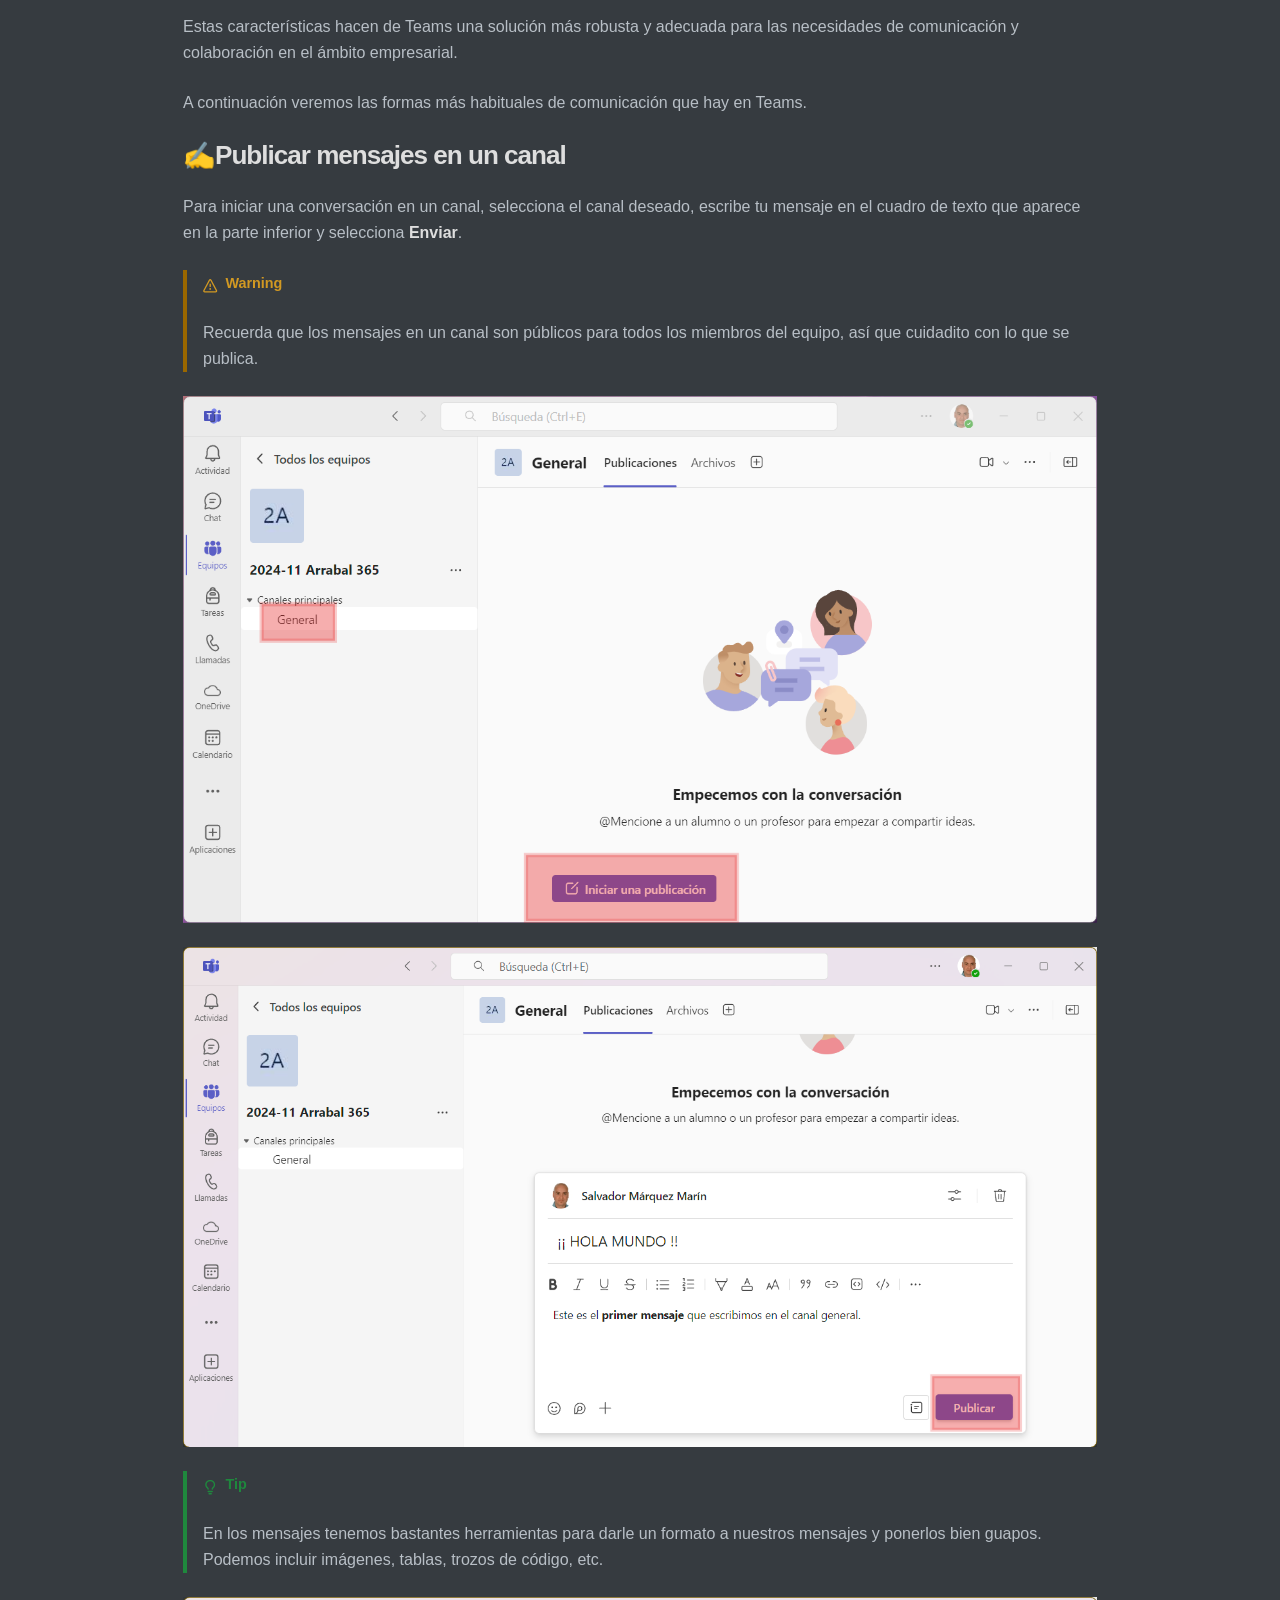
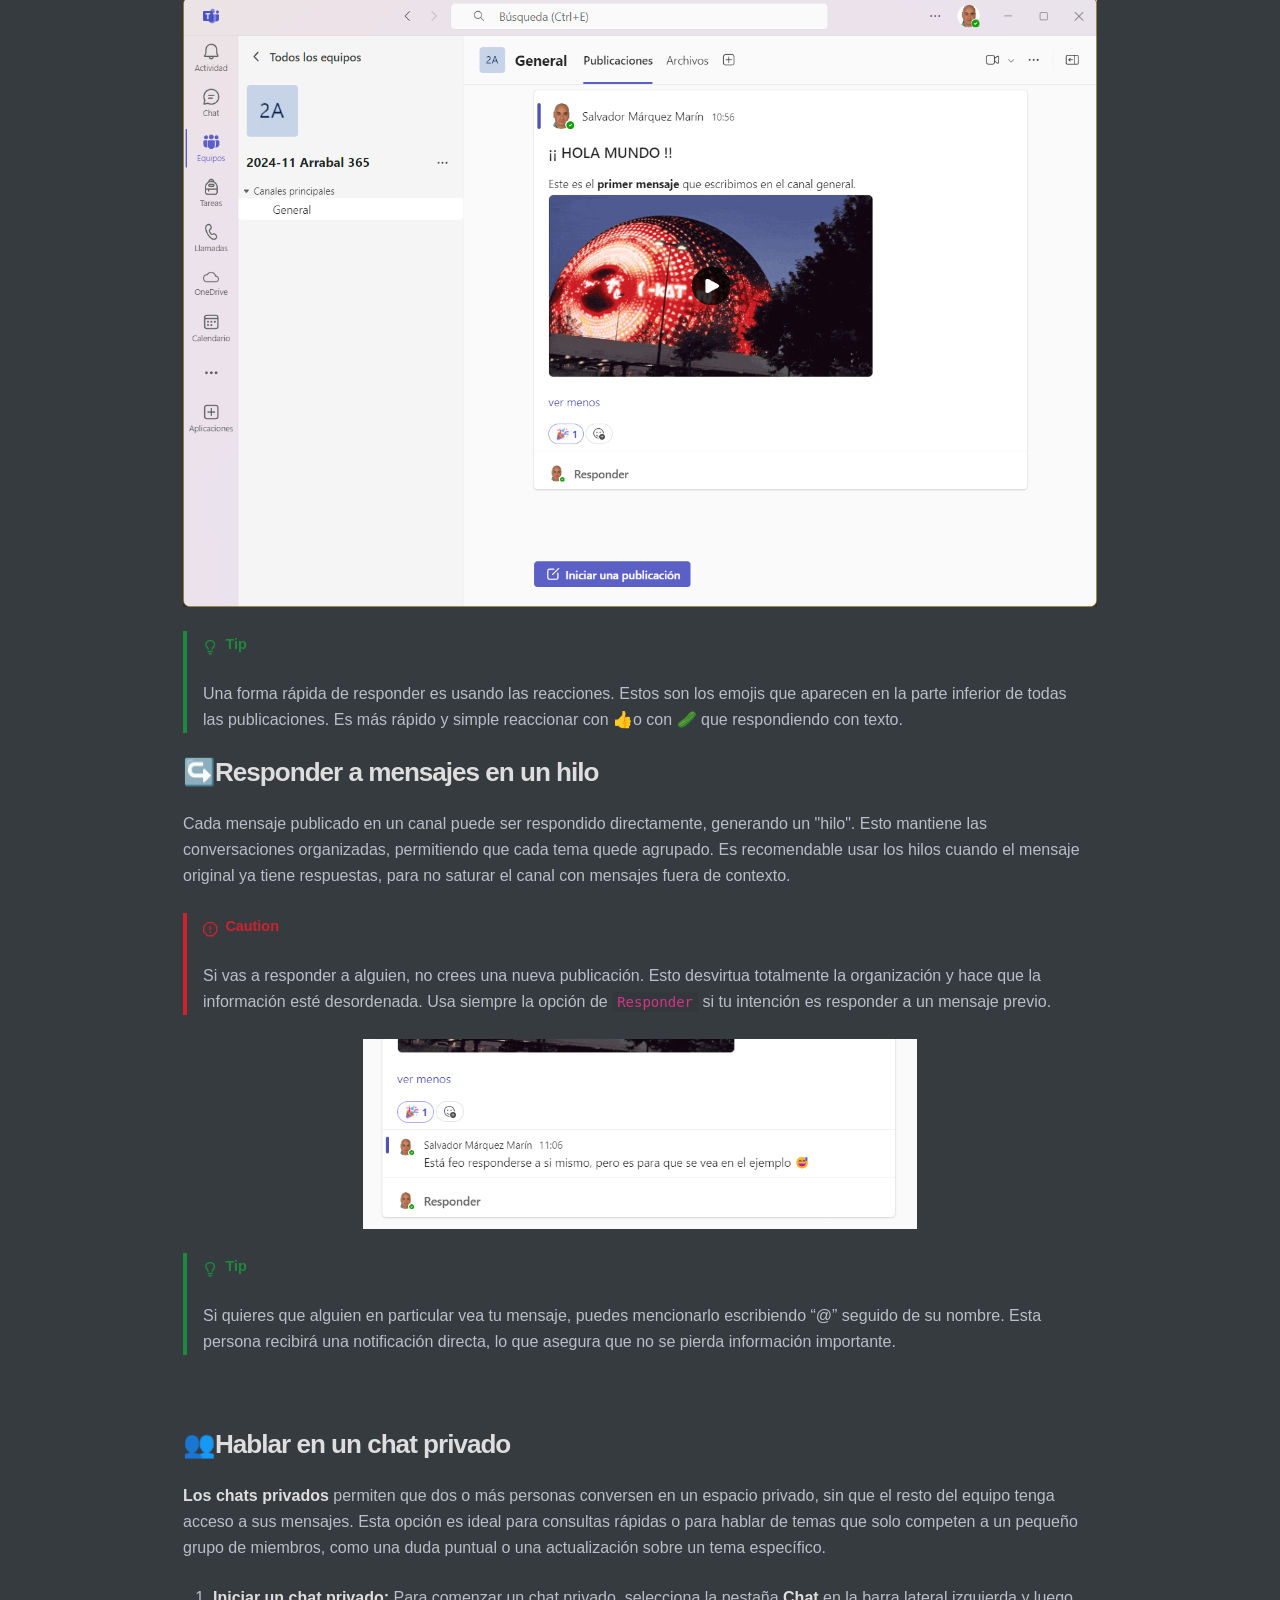
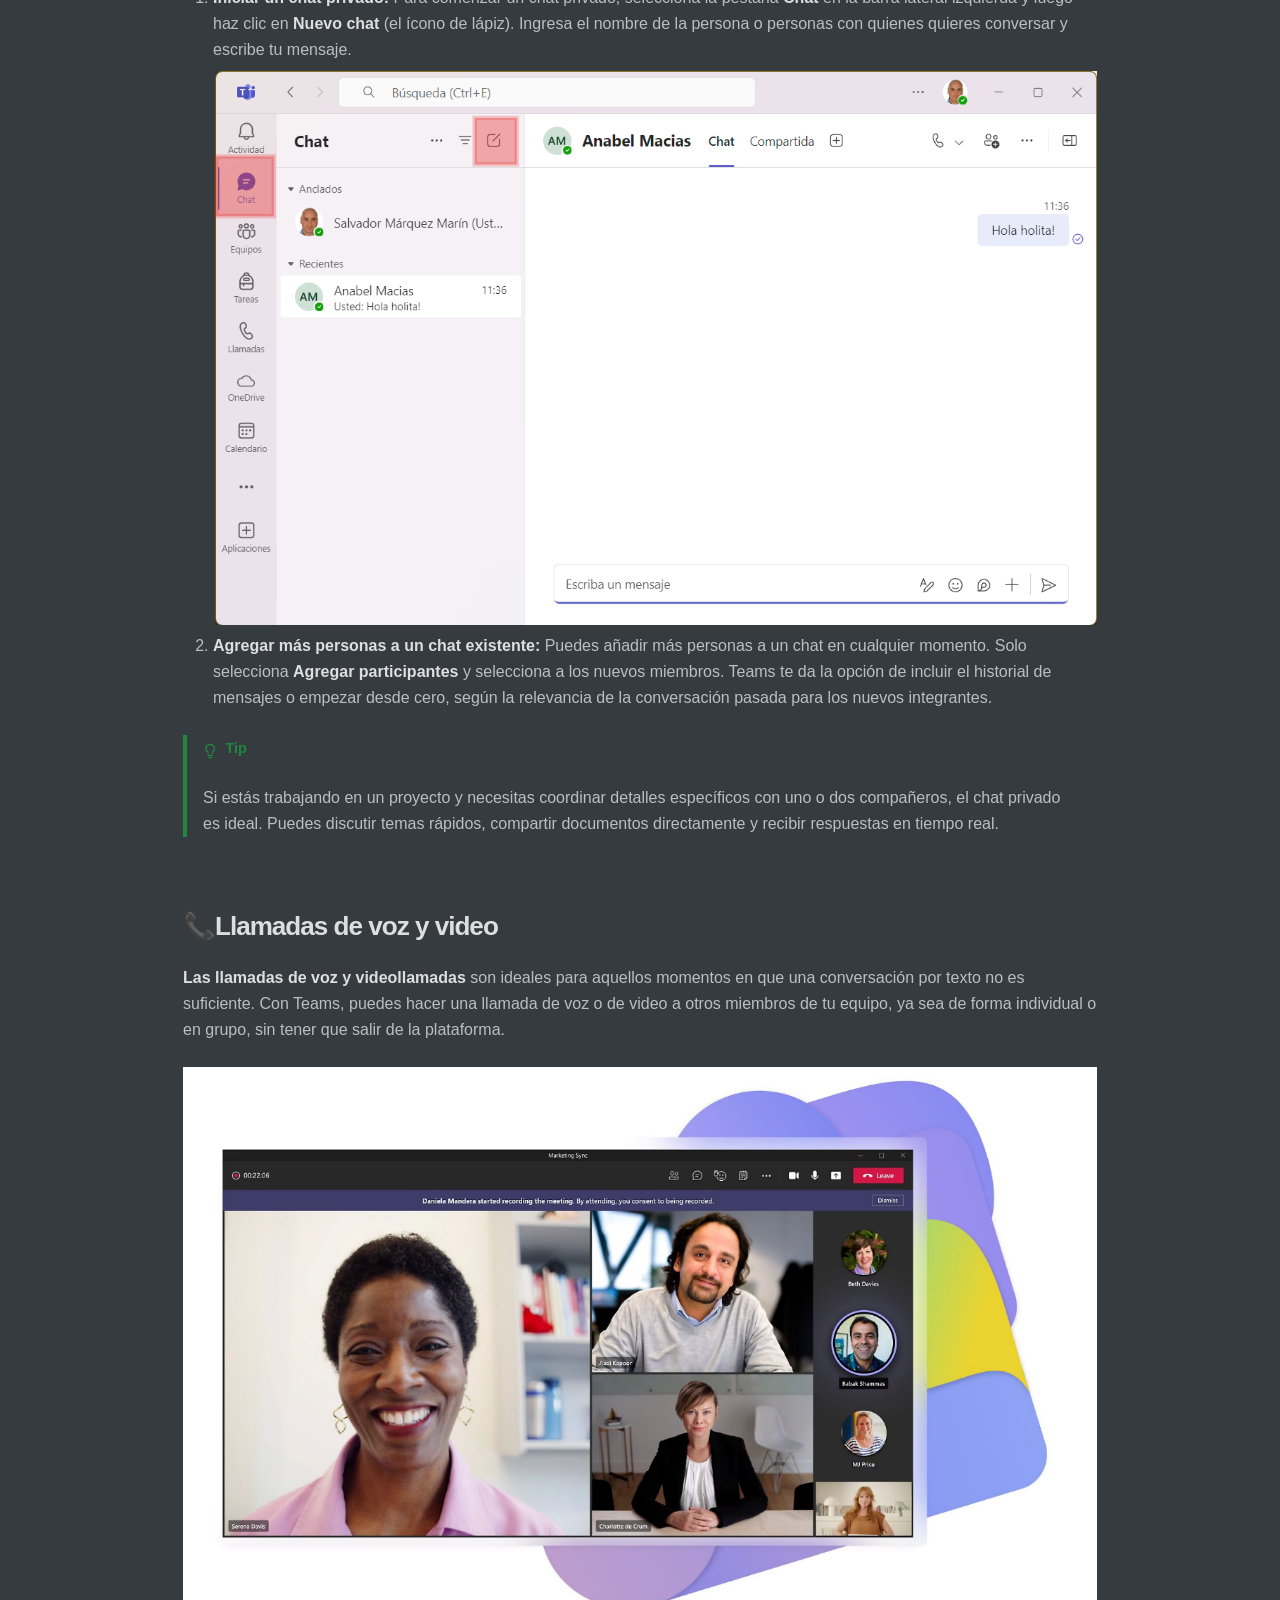
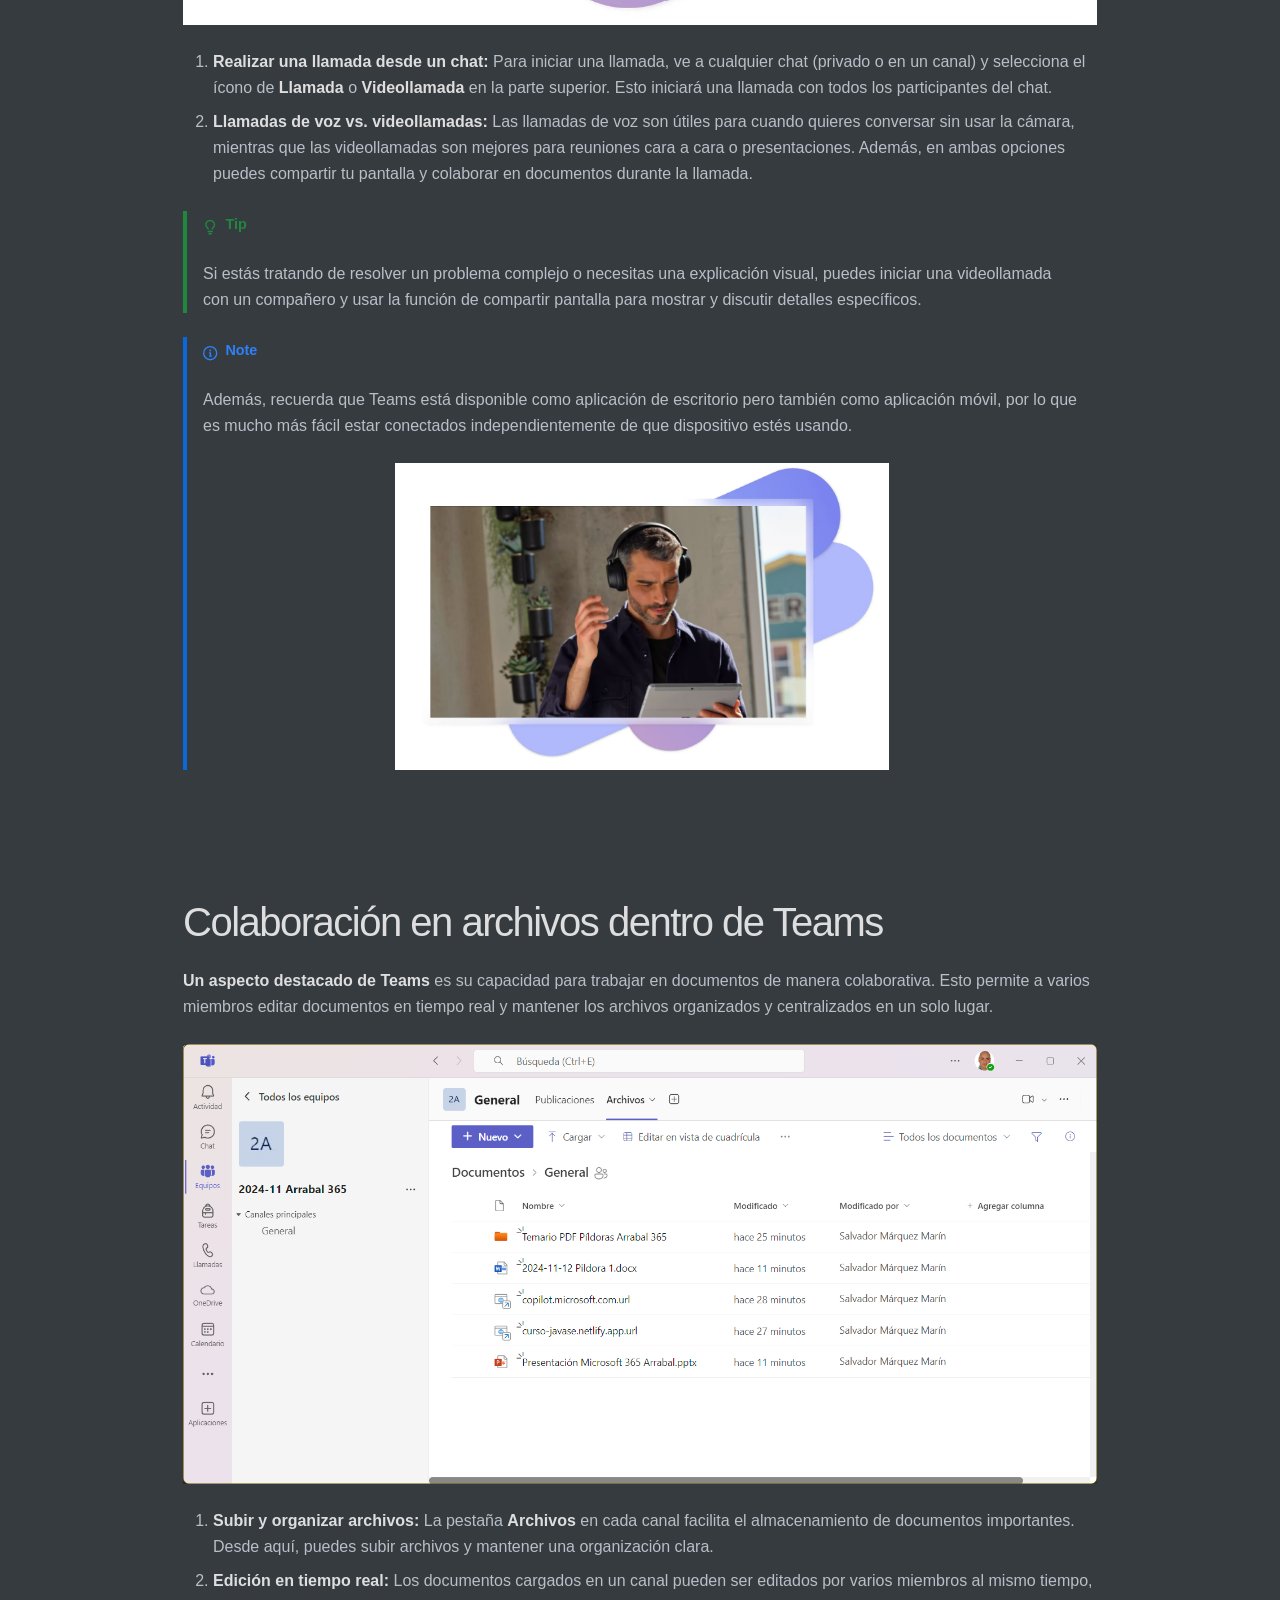
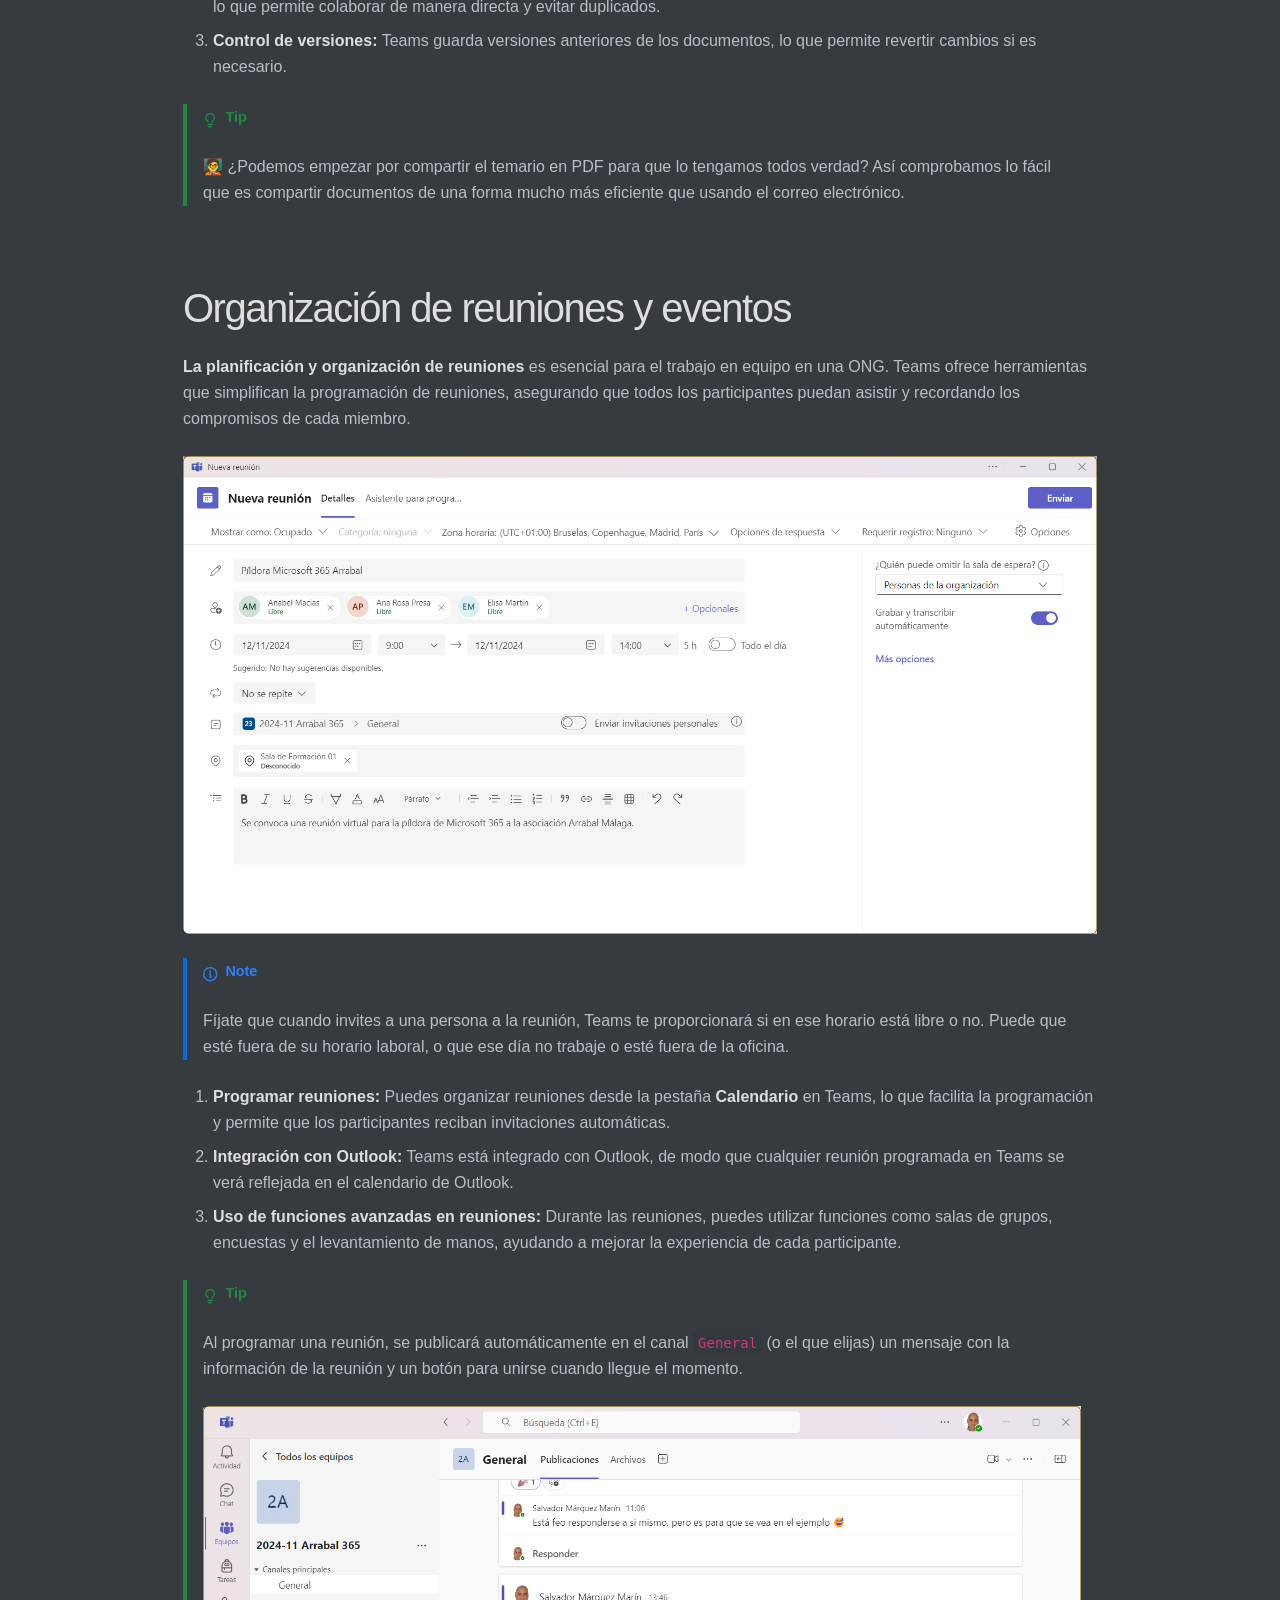
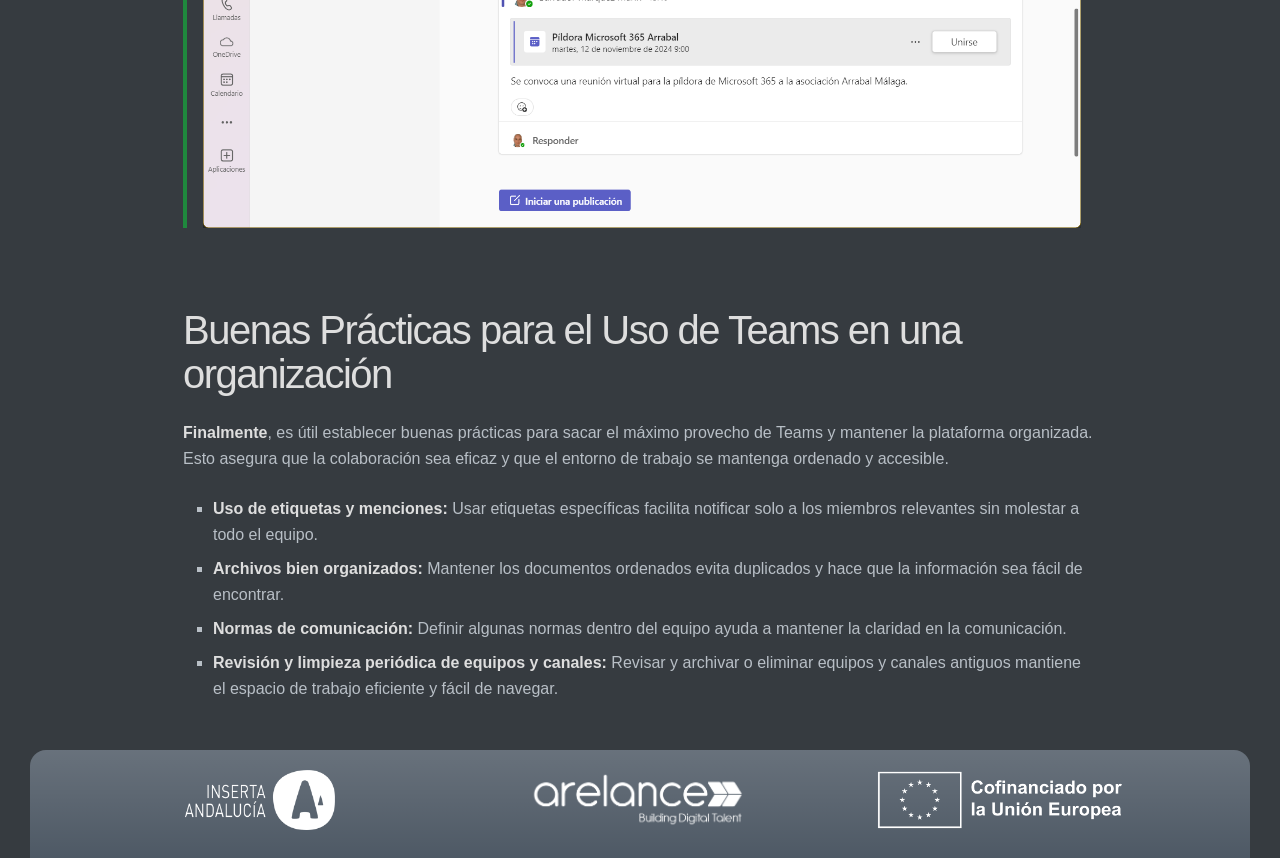
<file: teams.html>
<!doctype html>
<html>
<head>
<meta charset='UTF-8'>

<!-- Inicio trozo meta -->
<link href="https://cdn.jsdelivr.net/npm/bootstrap@5.3.3/dist/css/bootstrap.min.css" rel="stylesheet" integrity="sha384-QWTKZyjpPEjISv5WaRU9OFeRpok6YctnYmDr5pNlyT2bRjXh0JMhjY6hW+ALEwIH" crossorigin="anonymous"/>
<link href="https://cdn.jsdelivr.net/npm/bootstrap-icons@1.11.3/font/bootstrap-icons.min.css" rel="stylesheet" />
<link rel="stylesheet" href="css/estilos.css" id="css-base" />
<link rel="icon" type="image/png" sizes="64x64" href="img/assets/favicon.png" />
<meta name="theme-color" content="#4e5965">
<meta name="robots" content="noindex, nofollow">
<meta name="viewport" content="width=device-width, initial-scale=1">
<title>Temario Microsoft 365</title>
<!-- Fin trozo meta -->
<head>




<body class='typora-export os-windows'>

    <!-- Inicio Cabecera -->
	<header class="h1 fixed-top rounded-bottom-3 navegacion text-light p-2 text-start shadow-lg bg-gradient d-flex justify-content-between align-items-center">
        <div class="text-truncate">
            <a href="index.html" class="text-light" title="Volver al índice general"><i class="bi bi-arrow-left-circle"></i></a>
            <span>Teams</span>
        </div>
        <button id="tema" class="btn btn-light rounded-circle" onclick="cambiarTema()" title="Cambiar a modo claro">
            <i id="iconoTema" class="bi bi-brightness-high-fill"></i>
        </button>
    </header>
    <div id="top"></div>
    <!-- Fin Cabecera -->


    <div class='typora-export-content'>
        <div id='write'  class=''><div style="padding: 1.5rem; margin-bottom: 20px; border: 1px solid transparent; border-radius: 4px; background-color: #d9edf7; border-color: #bce8f1; color: #31708f; text-align: center; font-size: 2.5rem; display: inline-block; width: 100%;">
        <p>Microsoft Teams</p>
        <p style="font-size: 1.5rem">Comunicación y Colaboración en Equipo</p>
        </div><p>&nbsp;</p><div class='md-toc' mdtype='toc'><p class="md-toc-content" role="list"><span role="listitem" class="md-toc-item md-toc-h1" data-ref="n6"><a class="md-toc-inner" href="#introducción-a-microsoft-teams">Introducción a Microsoft Teams</a></span><span role="listitem" class="md-toc-item md-toc-h1" data-ref="n11"><a class="md-toc-inner" href="#creación-y-organización-de-equipos-y-canales">Creación y organización de equipos y canales</a></span><span role="listitem" class="md-toc-item md-toc-h1" data-ref="n43"><a class="md-toc-inner" href="#uso-de-chat-llamadas-y-videoconferencias">Uso de chat, llamadas y videoconferencias</a></span><span role="listitem" class="md-toc-item md-toc-h2" data-ref="n69"><a class="md-toc-inner" href="#✍️publicar-mensajes-en-un-canal">✍️Publicar mensajes en un canal</a></span><span role="listitem" class="md-toc-item md-toc-h2" data-ref="n83"><a class="md-toc-inner" href="#↪️responder-a-mensajes-en-un-hilo">↪️Responder a mensajes en un hilo</a></span><span role="listitem" class="md-toc-item md-toc-h2" data-ref="n93"><a class="md-toc-inner" href="#👥hablar-en-un-chat-privado">👥Hablar en un chat privado</a></span><span role="listitem" class="md-toc-item md-toc-h2" data-ref="n105"><a class="md-toc-inner" href="#📞llamadas-de-voz-y-video">📞Llamadas de voz y video</a></span><span role="listitem" class="md-toc-item md-toc-h1" data-ref="n121"><a class="md-toc-inner" href="#colaboración-en-archivos-dentro-de-teams">Colaboración en archivos dentro de Teams</a></span><span role="listitem" class="md-toc-item md-toc-h1" data-ref="n134"><a class="md-toc-inner" href="#organización-de-reuniones-y-eventos">Organización de reuniones y eventos</a></span><span role="listitem" class="md-toc-item md-toc-h1" data-ref="n151"><a class="md-toc-inner" href="#buenas-prácticas-para-el-uso-de-teams-en-una-organización">Buenas Prácticas para el Uso de Teams en una organización</a></span></p></div><hr /><h1 id='introducción-a-microsoft-teams'><span>Introducción a Microsoft Teams</span></h1><p><span>Esta herramienta </span><strong><span>centraliza la comunicación y la colaboración en un solo lugar</span></strong><span>. Equipos de trabajo de cualquier organización pueden coordinarse, organizarse y colaborar a través de conversaciones, reuniones, archivos y tareas, todo desde una misma plataforma. Esto es especialmente útil en una ONG, ya que permite a empleados y voluntarios conectar y colaborar sin importar dónde se encuentren.</span></p><p><img src="img/teams/Blade001_Hero_960x620_x2resMode=sharp2&amp;op_usm=1.5,0.webp" referrerpolicy="no-referrer" alt="Software de comunicación para pequeñas empresas | Microsoft Teams"></p><p><img src="img/teams/Blade004_CommunicateInReal_960x620resMode=sharp2&amp;op_usm=1.5,0.webp" referrerpolicy="no-referrer" alt="Microsoft Teams gratis | Microsoft Teams"></p><p><img src="img/teams/RE55QWp_microsoft-teams-phoneresMode=sharp2&amp;op_usm=1.5,0.webp" referrerpolicy="no-referrer" alt="Teléfono Microsoft Teams | Microsoft Teams"></p><h1 id='creación-y-organización-de-equipos-y-canales'><span>Creación y organización de equipos y canales</span></h1><p><strong><span>Una vez dentro de Teams</span></strong><span>, lo primero es organizar el espacio de trabajo creando equipos y canales. Un &quot;equipo&quot; es un grupo de personas que colaboran en un proyecto o área en particular, mientras que los &quot;canales&quot; permiten subdividir y ordenar el contenido en temas específicos. Esto ayuda a estructurar la información, asegurando que todos los miembros del equipo encuentren lo que necesitan fácilmente.</span></p><ol start='' ><li><p><strong><span>Crear un equipo:</span></strong><span> Para iniciar, en la pantalla principal de Teams, selecciona </span><strong><span>Equipos</span></strong><span> &gt; </span><strong><span>Unirse o crear un equipo</span></strong><span> &gt; </span><strong><span>Crear un equipo</span></strong><span>. Puedes elegir entre varias opciones para crear un equipo según las necesidades del proyecto.</span></p><p><img src="img/teams/image-20241107222531236.png" referrerpolicy="no-referrer" alt="image-20241107222531236"></p></li><li><p><strong><span>Agregar miembros:</span></strong><span> Tras crear el equipo, añade a los empleados o voluntarios que participarán en ese proyecto específico.</span></p><p><img src="img/teams/image-20241107222849383.png" alt="image-20241107222849383" style="zoom:67%;" /></p></li><li><p><strong><span>Canales:</span></strong><span> Los canales permiten dividir el equipo en temas o áreas, organizando mejor la comunicación. Por ejemplo, podrías crear un canal para &quot;Campañas de Donación&quot; y otro para &quot;Eventos Locales&quot;.</span></p><p><img src="img/teams/image-20241107223009969.png" alt="image-20241107223009969" style="zoom:67%;" /></p></li></ol><div class="md-alert md-alert-tip tip"><p><span class='md-alert-text md-alert-text-tip'><svg viewBox="0 0 16 16" version="1.1" width="1em" height="1em" aria-hidden="true"><path d="M8 1.5c-2.363 0-4 1.69-4 3.75 0 .984.424 1.625.984 2.304l.214.253c.223.264.47.556.673.848.284.411.537.896.621 1.49a.75.75 0 0 1-1.484.211c-.04-.282-.163-.547-.37-.847a8.456 8.456 0 0 0-.542-.68c-.084-.1-.173-.205-.268-.32C3.201 7.75 2.5 6.766 2.5 5.25 2.5 2.31 4.863 0 8 0s5.5 2.31 5.5 5.25c0 1.516-.701 2.5-1.328 3.259-.095.115-.184.22-.268.319-.207.245-.383.453-.541.681-.208.3-.33.565-.37.847a.751.751 0 0 1-1.485-.212c.084-.593.337-1.078.621-1.489.203-.292.45-.584.673-.848.075-.088.147-.173.213-.253.561-.679.985-1.32.985-2.304 0-2.06-1.637-3.75-4-3.75ZM5.75 12h4.5a.75.75 0 0 1 0 1.5h-4.5a.75.75 0 0 1 0-1.5ZM6 15.25a.75.75 0 0 1 .75-.75h2.5a.75.75 0 0 1 0 1.5h-2.5a.75.75 0 0 1-.75-.75Z"></path></svg>Tip</span><br></p><p><span>El orden de creación no tiene por qué ser estrictamente </span><code>equipo</code><span> &gt; </span><code>miembros</code><span> &gt; </span><code>canales</code><span>. Se puede crear </span><code>equipo</code><span> &gt; </span><code>canales</code><span> &gt; </span><code>miembros</code><span>. Esto nos asegura tener el equipo totalmente configurado y terminado antes de invitar a los miembros.</span></p></div><p>&nbsp;</p><p><span>👩‍🏫</span><strong><span>Ejemplo:</span></strong><span> Para la formación de este curso haremos lo siguiente:</span></p><ol start='' ><li><p><strong><span>Creamos un EQUIPO:</span></strong><span> Lo creará el formador y verás algunos detalles de como configurar y crear tu equipo. Lo llamaremos </span><strong><code>2025-07 Microsoft 365</code></strong><span> o algo parecido.</span></p></li><li><p><strong><span>Añadimos los MIEMBROS:</span></strong><span> Una vez creado el equipo, el siguiente paso es añadirle los miembros. Se pueden unir de varias formas:</span></p><ol start='' ><li><p><strong><span>Añadiendo los miembros manualmente:</span></strong><span> Cada miembro recibirá una invitación en su correo electrónico para unirse al equipo.</span></p></li><li><p><strong><span>Compartiendo un enlace:</span></strong><span> Puedes crear un enlace de invitación y enviarlo o publicarlo donde quieras, de forma que cualquier persona que pueda acceder al enlace pueda unirse al equipo.</span></p></li></ol></li><li><p><strong><span>Crear CANALES:</span></strong><span> Una vez creado el equipo y añadidos los miembros, podemos crear canales. Por defecto siempre existe un canal llamado </span><code>General</code><span>. Podemos añadir tantos canales como queramos. El administrador del equipo (👩‍🏫) creará un canal de </span><code>Dudas</code><span> y otro de </span><code>Off-Topic</code><span>. De esta forma cada miembro puede escribir en los canales correspondientes según el tipo de mensaje. El canal de </span><code>Dudas</code><span> servirá para preguntas específicas relacionadas con la formación o las tareas (ojalá que no haya😅), mientras que el canal de </span><code>Off-Topic</code><span> permitirá a los miembros compartir mensajes informales o temas no relacionados con el trabajo, ayudando a mantener la comunicación organizada y fácil de seguir.</span></p></li></ol><div class="md-alert md-alert-warning warning"><p><span class='md-alert-text md-alert-text-warning'><svg viewBox="0 0 16 16" version="1.1" width="1em" height="1em" aria-hidden="true"><path d="M6.457 1.047c.659-1.234 2.427-1.234 3.086 0l6.082 11.378A1.75 1.75 0 0 1 14.082 15H1.918a1.75 1.75 0 0 1-1.543-2.575Zm1.763.707a.25.25 0 0 0-.44 0L1.698 13.132a.25.25 0 0 0 .22.368h12.164a.25.25 0 0 0 .22-.368Zm.53 3.996v2.5a.75.75 0 0 1-1.5 0v-2.5a.75.75 0 0 1 1.5 0ZM9 11a1 1 0 1 1-2 0 1 1 0 0 1 2 0Z"></path></svg>Warning</span><br></p><p><span>Cuando hay un exceso de canales, los miembros del equipo pueden sentirse abrumados y tener dificultades para decidir en cuál de ellos deben publicar sus mensajes. Esto no solo puede causar confusión, sino también reducir la eficiencia de la comunicación y la colaboración dentro del equipo. Por lo tanto, </span><strong><span>es recomendable mantener una estructura de canales clara</span></strong><span> y bien organizada, </span><strong><span>limitando su número a los necesarios</span></strong><span> para facilitar la interacción y el intercambio de información.</span></p></div><h1 id='uso-de-chat-llamadas-y-videoconferencias'><span>Uso de chat, llamadas y videoconferencias</span></h1><p><strong><span>La comunicación en tiempo real</span></strong><span> es clave para la efectividad de Teams. Los chats, las llamadas y las videoconferencias permiten que los equipos se comuniquen ágilmente sin salir de la plataforma, eliminando la necesidad de correos largos y facilitando respuestas rápidas.</span></p><ul><li><p><strong><span>Chat individual y grupal:</span></strong><span> Usa el chat para conversaciones rápidas. Es ideal para consultas inmediatas y se puede utilizar tanto para mensajes uno a uno como para grupos.</span></p></li><li><p><strong><span>Menciones y notificaciones:</span></strong><span> Usar menciones asegura que la persona reciba una alerta directa. Esto es útil para mensajes importantes.</span></p></li><li><p><strong><span>Videoconferencias:</span></strong><span> Cuando es necesario discutir temas en profundidad, las videollamadas son útiles. Puedes iniciar una videollamada desde cualquier chat o canal, y Teams ofrece funciones como compartir pantalla y grabación.</span></p></li><li><p><strong><span>Llamadas de voz:</span></strong><span> Si prefieres una conversación sin video, las llamadas de voz ofrecen una alternativa ágil y práctica.</span></p></li></ul><p><span>Puedes pensar que todo esto ya lo hace aplicaciones como Whatsapp (o cualquier otra aplicación de mensajería como Skype o Telegram) y que no es necesario aprender a manejar otra más. Pero hay muchas diferencias.</span></p><p><strong><span>Microsoft Teams ofrece varias ventajas significativas</span></strong><span> frente a aplicaciones más comunes como WhatsApp en un entorno empresarial. </span></p><ul><li><p><strong><span>Teams integra herramientas de productividad</span></strong><span> como Office 365, permitiendo a los usuarios colaborar en documentos en tiempo real sin salir de la aplicación. </span></p></li><li><p><strong><span>Teams proporciona una estructura organizada</span></strong><span> mediante canales y equipos, lo que facilita la gestión de proyectos y la comunicación segmentada por temas.</span></p></li><li><p><strong><span>Teams permite a los usuarios indicar su horario laboral y su ubicación</span></strong><span>, ya sea que trabajen en remoto o en la oficina, e incluso especificar en qué oficina están. Esta funcionalidad facilita la coordinación y la planificación de reuniones, asegurando que todos los miembros del equipo estén al tanto de la disponibilidad y ubicación de sus colegas.</span></p></li><li><p><strong><span>Teams ofrece ventajas en términos de privacidad</span></strong><span>, ya que no requiere el número de teléfono de los usuarios para su funcionamiento. Esto protege la información personal y reduce el riesgo de uso indebido de datos. Además, Teams facilita la gestión de miembros del equipo, permitiendo eliminar rápidamente a aquellos que ya no pertenecen a la empresa, asegurando que solo el personal autorizado tenga acceso a la información y las comunicaciones internas. En contraste, aplicaciones como WhatsApp dependen de números de teléfono y no ofrecen la misma facilidad para gestionar la membresía de grupos en un entorno empresarial.</span></p></li><li><p><strong><span>Teams permite a los usuarios silenciar canales fuera del horario laboral</span></strong><span>, lo que ayuda a mantener un equilibrio saludable entre el trabajo y la vida personal.</span></p></li></ul><p><span>Estas características hacen de Teams una solución más robusta y adecuada para las necesidades de comunicación y colaboración en el ámbito empresarial.</span></p><p><span>A continuación veremos las formas más habituales de comunicación que hay en Teams.</span></p><h2 id='✍️publicar-mensajes-en-un-canal'><span>✍️Publicar mensajes en un canal</span></h2><p><span>Para iniciar una conversación en un canal, selecciona el canal deseado, escribe tu mensaje en el cuadro de texto que aparece en la parte inferior y selecciona </span><strong><span>Enviar</span></strong><span>. </span></p><div class="md-alert md-alert-warning warning"><p><span class='md-alert-text md-alert-text-warning'><svg viewBox="0 0 16 16" version="1.1" width="1em" height="1em" aria-hidden="true"><path d="M6.457 1.047c.659-1.234 2.427-1.234 3.086 0l6.082 11.378A1.75 1.75 0 0 1 14.082 15H1.918a1.75 1.75 0 0 1-1.543-2.575Zm1.763.707a.25.25 0 0 0-.44 0L1.698 13.132a.25.25 0 0 0 .22.368h12.164a.25.25 0 0 0 .22-.368Zm.53 3.996v2.5a.75.75 0 0 1-1.5 0v-2.5a.75.75 0 0 1 1.5 0ZM9 11a1 1 0 1 1-2 0 1 1 0 0 1 2 0Z"></path></svg>Warning</span><br></p><p><span>Recuerda que los mensajes en un canal son públicos para todos los miembros del equipo, así que cuidadito con lo que se publica.</span></p></div><p><img src="img/teams/image-20241108104328100.png" referrerpolicy="no-referrer" alt="image-20241108104328100"></p><p><img src="img/teams/image-20241108105511511.png" referrerpolicy="no-referrer" alt="image-20241108105511511"></p><div class="md-alert md-alert-tip tip"><p><span class='md-alert-text md-alert-text-tip'><svg viewBox="0 0 16 16" version="1.1" width="1em" height="1em" aria-hidden="true"><path d="M8 1.5c-2.363 0-4 1.69-4 3.75 0 .984.424 1.625.984 2.304l.214.253c.223.264.47.556.673.848.284.411.537.896.621 1.49a.75.75 0 0 1-1.484.211c-.04-.282-.163-.547-.37-.847a8.456 8.456 0 0 0-.542-.68c-.084-.1-.173-.205-.268-.32C3.201 7.75 2.5 6.766 2.5 5.25 2.5 2.31 4.863 0 8 0s5.5 2.31 5.5 5.25c0 1.516-.701 2.5-1.328 3.259-.095.115-.184.22-.268.319-.207.245-.383.453-.541.681-.208.3-.33.565-.37.847a.751.751 0 0 1-1.485-.212c.084-.593.337-1.078.621-1.489.203-.292.45-.584.673-.848.075-.088.147-.173.213-.253.561-.679.985-1.32.985-2.304 0-2.06-1.637-3.75-4-3.75ZM5.75 12h4.5a.75.75 0 0 1 0 1.5h-4.5a.75.75 0 0 1 0-1.5ZM6 15.25a.75.75 0 0 1 .75-.75h2.5a.75.75 0 0 1 0 1.5h-2.5a.75.75 0 0 1-.75-.75Z"></path></svg>Tip</span><br></p><p><span>En los mensajes tenemos bastantes herramientas para darle un formato a nuestros mensajes y ponerlos bien guapos. Podemos incluir imágenes, tablas, trozos de código, etc.</span></p></div><p><img src="img/teams/image-20241108105735614.png" referrerpolicy="no-referrer" alt="image-20241108105735614"></p><div class="md-alert md-alert-tip tip"><p><span class='md-alert-text md-alert-text-tip'><svg viewBox="0 0 16 16" version="1.1" width="1em" height="1em" aria-hidden="true"><path d="M8 1.5c-2.363 0-4 1.69-4 3.75 0 .984.424 1.625.984 2.304l.214.253c.223.264.47.556.673.848.284.411.537.896.621 1.49a.75.75 0 0 1-1.484.211c-.04-.282-.163-.547-.37-.847a8.456 8.456 0 0 0-.542-.68c-.084-.1-.173-.205-.268-.32C3.201 7.75 2.5 6.766 2.5 5.25 2.5 2.31 4.863 0 8 0s5.5 2.31 5.5 5.25c0 1.516-.701 2.5-1.328 3.259-.095.115-.184.22-.268.319-.207.245-.383.453-.541.681-.208.3-.33.565-.37.847a.751.751 0 0 1-1.485-.212c.084-.593.337-1.078.621-1.489.203-.292.45-.584.673-.848.075-.088.147-.173.213-.253.561-.679.985-1.32.985-2.304 0-2.06-1.637-3.75-4-3.75ZM5.75 12h4.5a.75.75 0 0 1 0 1.5h-4.5a.75.75 0 0 1 0-1.5ZM6 15.25a.75.75 0 0 1 .75-.75h2.5a.75.75 0 0 1 0 1.5h-2.5a.75.75 0 0 1-.75-.75Z"></path></svg>Tip</span><br></p><p><span>Una forma rápida de responder es usando las reacciones. Estos son los emojis que aparecen en la parte inferior de todas las publicaciones. Es más rápido y simple reaccionar con 👍o con 🥒 que respondiendo con texto.</span></p></div><h2 id='↪️responder-a-mensajes-en-un-hilo'><span>↪️Responder a mensajes en un hilo</span></h2><p><span>Cada mensaje publicado en un canal puede ser respondido directamente, generando un &quot;hilo&quot;. Esto mantiene las conversaciones organizadas, permitiendo que cada tema quede agrupado. Es recomendable usar los hilos cuando el mensaje original ya tiene respuestas, para no saturar el canal con mensajes fuera de contexto.</span></p><div class="md-alert md-alert-caution caution"><p><span class='md-alert-text md-alert-text-caution'><svg viewBox="0 0 16 16" version="1.1" width="1em" height="1em" aria-hidden="true"><path d="M4.47.22A.749.749 0 0 1 5 0h6c.199 0 .389.079.53.22l4.25 4.25c.141.14.22.331.22.53v6a.749.749 0 0 1-.22.53l-4.25 4.25A.749.749 0 0 1 11 16H5a.749.749 0 0 1-.53-.22L.22 11.53A.749.749 0 0 1 0 11V5c0-.199.079-.389.22-.53Zm.84 1.28L1.5 5.31v5.38l3.81 3.81h5.38l3.81-3.81V5.31L10.69 1.5ZM8 4a.75.75 0 0 1 .75.75v3.5a.75.75 0 0 1-1.5 0v-3.5A.75.75 0 0 1 8 4Zm0 8a1 1 0 1 1 0-2 1 1 0 0 1 0 2Z"></path></svg>Caution</span><br></p><p><span>Si vas a responder a alguien, no crees una nueva publicación. Esto desvirtua totalmente la organización y hace que la información esté desordenada. Usa siempre la opción de </span><code>Responder</code><span> si tu intención es responder a un mensaje previo.</span></p></div><p><img src="img/teams/image-20241108110949080.png" alt="image-20241108110949080" style="zoom:67%;" /></p><div class="md-alert md-alert-tip tip"><p><span class='md-alert-text md-alert-text-tip'><svg viewBox="0 0 16 16" version="1.1" width="1em" height="1em" aria-hidden="true"><path d="M8 1.5c-2.363 0-4 1.69-4 3.75 0 .984.424 1.625.984 2.304l.214.253c.223.264.47.556.673.848.284.411.537.896.621 1.49a.75.75 0 0 1-1.484.211c-.04-.282-.163-.547-.37-.847a8.456 8.456 0 0 0-.542-.68c-.084-.1-.173-.205-.268-.32C3.201 7.75 2.5 6.766 2.5 5.25 2.5 2.31 4.863 0 8 0s5.5 2.31 5.5 5.25c0 1.516-.701 2.5-1.328 3.259-.095.115-.184.22-.268.319-.207.245-.383.453-.541.681-.208.3-.33.565-.37.847a.751.751 0 0 1-1.485-.212c.084-.593.337-1.078.621-1.489.203-.292.45-.584.673-.848.075-.088.147-.173.213-.253.561-.679.985-1.32.985-2.304 0-2.06-1.637-3.75-4-3.75ZM5.75 12h4.5a.75.75 0 0 1 0 1.5h-4.5a.75.75 0 0 1 0-1.5ZM6 15.25a.75.75 0 0 1 .75-.75h2.5a.75.75 0 0 1 0 1.5h-2.5a.75.75 0 0 1-.75-.75Z"></path></svg>Tip</span><br></p><p><span>Si quieres que alguien en particular vea tu mensaje, puedes mencionarlo escribiendo “@” seguido de su nombre. Esta persona recibirá una notificación directa, lo que asegura que no se pierda información importante.</span></p></div><p>&nbsp;</p><h2 id='👥hablar-en-un-chat-privado'><span>👥Hablar en un chat privado</span></h2><p><strong><span>Los chats privados</span></strong><span> permiten que dos o más personas conversen en un espacio privado, sin que el resto del equipo tenga acceso a sus mensajes. Esta opción es ideal para consultas rápidas o para hablar de temas que solo competen a un pequeño grupo de miembros, como una duda puntual o una actualización sobre un tema específico.</span></p><ol start='' ><li><p><strong><span>Iniciar un chat privado:</span></strong><span> Para comenzar un chat privado, selecciona la pestaña </span><strong><span>Chat</span></strong><span> en la barra lateral izquierda y luego haz clic en </span><strong><span>Nuevo chat</span></strong><span> (el ícono de lápiz). Ingresa el nombre de la persona o personas con quienes quieres conversar y escribe tu mensaje.</span></p><p><img src="img/teams/image-20241108113738610.png" referrerpolicy="no-referrer" alt="image-20241108113738610"></p></li><li><p><strong><span>Agregar más personas a un chat existente:</span></strong><span> Puedes añadir más personas a un chat en cualquier momento. Solo selecciona </span><strong><span>Agregar participantes</span></strong><span> y selecciona a los nuevos miembros. Teams te da la opción de incluir el historial de mensajes o empezar desde cero, según la relevancia de la conversación pasada para los nuevos integrantes.</span></p></li></ol><div class="md-alert md-alert-tip tip"><p><span class='md-alert-text md-alert-text-tip'><svg viewBox="0 0 16 16" version="1.1" width="1em" height="1em" aria-hidden="true"><path d="M8 1.5c-2.363 0-4 1.69-4 3.75 0 .984.424 1.625.984 2.304l.214.253c.223.264.47.556.673.848.284.411.537.896.621 1.49a.75.75 0 0 1-1.484.211c-.04-.282-.163-.547-.37-.847a8.456 8.456 0 0 0-.542-.68c-.084-.1-.173-.205-.268-.32C3.201 7.75 2.5 6.766 2.5 5.25 2.5 2.31 4.863 0 8 0s5.5 2.31 5.5 5.25c0 1.516-.701 2.5-1.328 3.259-.095.115-.184.22-.268.319-.207.245-.383.453-.541.681-.208.3-.33.565-.37.847a.751.751 0 0 1-1.485-.212c.084-.593.337-1.078.621-1.489.203-.292.45-.584.673-.848.075-.088.147-.173.213-.253.561-.679.985-1.32.985-2.304 0-2.06-1.637-3.75-4-3.75ZM5.75 12h4.5a.75.75 0 0 1 0 1.5h-4.5a.75.75 0 0 1 0-1.5ZM6 15.25a.75.75 0 0 1 .75-.75h2.5a.75.75 0 0 1 0 1.5h-2.5a.75.75 0 0 1-.75-.75Z"></path></svg>Tip</span><br></p><p><span>Si estás trabajando en un proyecto y necesitas coordinar detalles específicos con uno o dos compañeros, el chat privado es ideal. Puedes discutir temas rápidos, compartir documentos directamente y recibir respuestas en tiempo real.</span></p></div><p>&nbsp;</p><h2 id='📞llamadas-de-voz-y-video'><span>📞Llamadas de voz y video</span></h2><p><strong><span>Las llamadas de voz y videollamadas</span></strong><span> son ideales para aquellos momentos en que una conversación por texto no es suficiente. Con Teams, puedes hacer una llamada de voz o de video a otros miembros de tu equipo, ya sea de forma individual o en grupo, sin tener que salir de la plataforma.</span></p><p><img src="img/teams/image-20241108120204635.png" referrerpolicy="no-referrer" alt="image-20241108120204635"></p><ol start='' ><li><p><strong><span>Realizar una llamada desde un chat:</span></strong><span> Para iniciar una llamada, ve a cualquier chat (privado o en un canal) y selecciona el ícono de </span><strong><span>Llamada</span></strong><span> o </span><strong><span>Videollamada</span></strong><span> en la parte superior. Esto iniciará una llamada con todos los participantes del chat.</span></p></li><li><p><strong><span>Llamadas de voz vs. videollamadas:</span></strong><span> Las llamadas de voz son útiles para cuando quieres conversar sin usar la cámara, mientras que las videollamadas son mejores para reuniones cara a cara o presentaciones. Además, en ambas opciones puedes compartir tu pantalla y colaborar en documentos durante la llamada.</span></p></li></ol><div class="md-alert md-alert-tip tip"><p><span class='md-alert-text md-alert-text-tip'><svg viewBox="0 0 16 16" version="1.1" width="1em" height="1em" aria-hidden="true"><path d="M8 1.5c-2.363 0-4 1.69-4 3.75 0 .984.424 1.625.984 2.304l.214.253c.223.264.47.556.673.848.284.411.537.896.621 1.49a.75.75 0 0 1-1.484.211c-.04-.282-.163-.547-.37-.847a8.456 8.456 0 0 0-.542-.68c-.084-.1-.173-.205-.268-.32C3.201 7.75 2.5 6.766 2.5 5.25 2.5 2.31 4.863 0 8 0s5.5 2.31 5.5 5.25c0 1.516-.701 2.5-1.328 3.259-.095.115-.184.22-.268.319-.207.245-.383.453-.541.681-.208.3-.33.565-.37.847a.751.751 0 0 1-1.485-.212c.084-.593.337-1.078.621-1.489.203-.292.45-.584.673-.848.075-.088.147-.173.213-.253.561-.679.985-1.32.985-2.304 0-2.06-1.637-3.75-4-3.75ZM5.75 12h4.5a.75.75 0 0 1 0 1.5h-4.5a.75.75 0 0 1 0-1.5ZM6 15.25a.75.75 0 0 1 .75-.75h2.5a.75.75 0 0 1 0 1.5h-2.5a.75.75 0 0 1-.75-.75Z"></path></svg>Tip</span><br></p><p><span>Si estás tratando de resolver un problema complejo o necesitas una explicación visual, puedes iniciar una videollamada con un compañero y usar la función de compartir pantalla para mostrar y discutir detalles específicos.</span></p></div><div class="md-alert md-alert-note note"><p><span class='md-alert-text md-alert-text-note'><svg viewBox="0 0 16 16" version="1.1" width="1em" height="1em" aria-hidden="true"><path d="M0 8a8 8 0 1 1 16 0A8 8 0 0 1 0 8Zm8-6.5a6.5 6.5 0 1 0 0 13 6.5 6.5 0 0 0 0-13ZM6.5 7.75A.75.75 0 0 1 7.25 7h1a.75.75 0 0 1 .75.75v2.75h.25a.75.75 0 0 1 0 1.5h-2a.75.75 0 0 1 0-1.5h.25v-2h-.25a.75.75 0 0 1-.75-.75ZM8 6a1 1 0 1 1 0-2 1 1 0 0 1 0 2Z"></path></svg>Note</span><br></p><p><span>Además, recuerda que Teams está disponible como aplicación de escritorio pero también como aplicación móvil, por lo que es mucho más fácil estar conectados independientemente de que dispositivo estés usando.</span></p><p><img src="img/teams/image-20241108122347256.png" alt="image-20241108122347256" style="zoom:67%;" /></p></div><p>&nbsp;</p><h1 id='colaboración-en-archivos-dentro-de-teams'><span>Colaboración en archivos dentro de Teams</span></h1><p><strong><span>Un aspecto destacado de Teams</span></strong><span> es su capacidad para trabajar en documentos de manera colaborativa. Esto permite a varios miembros editar documentos en tiempo real y mantener los archivos organizados y centralizados en un solo lugar.</span></p><p><img src="img/teams/image-20241108125820083.png" referrerpolicy="no-referrer" alt="image-20241108125820083"></p><ol start='' ><li><p><strong><span>Subir y organizar archivos:</span></strong><span> La pestaña </span><strong><span>Archivos</span></strong><span> en cada canal facilita el almacenamiento de documentos importantes. Desde aquí, puedes subir archivos y mantener una organización clara.</span></p></li><li><p><strong><span>Edición en tiempo real:</span></strong><span> Los documentos cargados en un canal pueden ser editados por varios miembros al mismo tiempo, lo que permite colaborar de manera directa y evitar duplicados.</span></p></li><li><p><strong><span>Control de versiones:</span></strong><span> Teams guarda versiones anteriores de los documentos, lo que permite revertir cambios si es necesario.</span></p></li></ol><div class="md-alert md-alert-tip tip"><p><span class='md-alert-text md-alert-text-tip'><svg viewBox="0 0 16 16" version="1.1" width="1em" height="1em" aria-hidden="true"><path d="M8 1.5c-2.363 0-4 1.69-4 3.75 0 .984.424 1.625.984 2.304l.214.253c.223.264.47.556.673.848.284.411.537.896.621 1.49a.75.75 0 0 1-1.484.211c-.04-.282-.163-.547-.37-.847a8.456 8.456 0 0 0-.542-.68c-.084-.1-.173-.205-.268-.32C3.201 7.75 2.5 6.766 2.5 5.25 2.5 2.31 4.863 0 8 0s5.5 2.31 5.5 5.25c0 1.516-.701 2.5-1.328 3.259-.095.115-.184.22-.268.319-.207.245-.383.453-.541.681-.208.3-.33.565-.37.847a.751.751 0 0 1-1.485-.212c.084-.593.337-1.078.621-1.489.203-.292.45-.584.673-.848.075-.088.147-.173.213-.253.561-.679.985-1.32.985-2.304 0-2.06-1.637-3.75-4-3.75ZM5.75 12h4.5a.75.75 0 0 1 0 1.5h-4.5a.75.75 0 0 1 0-1.5ZM6 15.25a.75.75 0 0 1 .75-.75h2.5a.75.75 0 0 1 0 1.5h-2.5a.75.75 0 0 1-.75-.75Z"></path></svg>Tip</span><br></p><p><span>🧑‍🏫 ¿Podemos empezar por compartir el temario en PDF para que lo tengamos todos verdad? Así comprobamos lo fácil que es compartir documentos de una forma mucho más eficiente que usando el correo electrónico.</span></p></div><h1 id='organización-de-reuniones-y-eventos'><span>Organización de reuniones y eventos</span></h1><p><strong><span>La planificación y organización de reuniones</span></strong><span> es esencial para el trabajo en equipo en una ONG. Teams ofrece herramientas que simplifican la programación de reuniones, asegurando que todos los participantes puedan asistir y recordando los compromisos de cada miembro.</span></p><p><img src="img/teams/image-20241108134803460.png" referrerpolicy="no-referrer" alt="image-20241108134803460"></p><div class="md-alert md-alert-note note"><p><span class='md-alert-text md-alert-text-note'><svg viewBox="0 0 16 16" version="1.1" width="1em" height="1em" aria-hidden="true"><path d="M0 8a8 8 0 1 1 16 0A8 8 0 0 1 0 8Zm8-6.5a6.5 6.5 0 1 0 0 13 6.5 6.5 0 0 0 0-13ZM6.5 7.75A.75.75 0 0 1 7.25 7h1a.75.75 0 0 1 .75.75v2.75h.25a.75.75 0 0 1 0 1.5h-2a.75.75 0 0 1 0-1.5h.25v-2h-.25a.75.75 0 0 1-.75-.75ZM8 6a1 1 0 1 1 0-2 1 1 0 0 1 0 2Z"></path></svg>Note</span><br></p><p><span>Fíjate que cuando invites a una persona a la reunión, Teams te proporcionará si en ese horario está libre o no. Puede que esté fuera de su horario laboral, o que ese día no trabaje o esté fuera de la oficina.</span></p></div><ol start='' ><li><p><strong><span>Programar reuniones:</span></strong><span> Puedes organizar reuniones desde la pestaña </span><strong><span>Calendario</span></strong><span> en Teams, lo que facilita la programación y permite que los participantes reciban invitaciones automáticas.</span></p></li><li><p><strong><span>Integración con Outlook:</span></strong><span> Teams está integrado con Outlook, de modo que cualquier reunión programada en Teams se verá reflejada en el calendario de Outlook.</span></p></li><li><p><strong><span>Uso de funciones avanzadas en reuniones:</span></strong><span> Durante las reuniones, puedes utilizar funciones como salas de grupos, encuestas y el levantamiento de manos, ayudando a mejorar la experiencia de cada participante.</span></p></li></ol><div class="md-alert md-alert-tip tip"><p><span class='md-alert-text md-alert-text-tip'><svg viewBox="0 0 16 16" version="1.1" width="1em" height="1em" aria-hidden="true"><path d="M8 1.5c-2.363 0-4 1.69-4 3.75 0 .984.424 1.625.984 2.304l.214.253c.223.264.47.556.673.848.284.411.537.896.621 1.49a.75.75 0 0 1-1.484.211c-.04-.282-.163-.547-.37-.847a8.456 8.456 0 0 0-.542-.68c-.084-.1-.173-.205-.268-.32C3.201 7.75 2.5 6.766 2.5 5.25 2.5 2.31 4.863 0 8 0s5.5 2.31 5.5 5.25c0 1.516-.701 2.5-1.328 3.259-.095.115-.184.22-.268.319-.207.245-.383.453-.541.681-.208.3-.33.565-.37.847a.751.751 0 0 1-1.485-.212c.084-.593.337-1.078.621-1.489.203-.292.45-.584.673-.848.075-.088.147-.173.213-.253.561-.679.985-1.32.985-2.304 0-2.06-1.637-3.75-4-3.75ZM5.75 12h4.5a.75.75 0 0 1 0 1.5h-4.5a.75.75 0 0 1 0-1.5ZM6 15.25a.75.75 0 0 1 .75-.75h2.5a.75.75 0 0 1 0 1.5h-2.5a.75.75 0 0 1-.75-.75Z"></path></svg>Tip</span><br></p><p><span>Al programar una reunión, se publicará automáticamente en el canal </span><code>General</code><span> (o el que elijas) un mensaje con la información de la reunión y un botón para unirse cuando llegue el momento.</span></p><p><img src="img/teams/image-20241108134842714.png" referrerpolicy="no-referrer" alt="image-20241108134842714"></p></div><h1 id='buenas-prácticas-para-el-uso-de-teams-en-una-organización'><span>Buenas Prácticas para el Uso de Teams en una organización</span></h1><p><strong><span>Finalmente</span></strong><span>, es útil establecer buenas prácticas para sacar el máximo provecho de Teams y mantener la plataforma organizada. Esto asegura que la colaboración sea eficaz y que el entorno de trabajo se mantenga ordenado y accesible.</span></p><ul><li><p><strong><span>Uso de etiquetas y menciones:</span></strong><span> Usar etiquetas específicas facilita notificar solo a los miembros relevantes sin molestar a todo el equipo.</span></p></li><li><p><strong><span>Archivos bien organizados:</span></strong><span> Mantener los documentos ordenados evita duplicados y hace que la información sea fácil de encontrar.</span></p></li><li><p><strong><span>Normas de comunicación:</span></strong><span> Definir algunas normas dentro del equipo ayuda a mantener la claridad en la comunicación.</span></p></li><li><p><strong><span>Revisión y limpieza periódica de equipos y canales:</span></strong><span> Revisar y archivar o eliminar equipos y canales antiguos mantiene el espacio de trabajo eficiente y fácil de navegar.</span></p></li></ul></div>
    </div>






    <!-- Inicio HTML añadido -->
<!-- Botón flotante -->
<a href="#top" title="Volver arriba" class="btn btn-secondary btn-floating rounded-circle" >
    <i class="bi bi-arrow-up"></i>
</a>

<!-- Footer -->
<footer class="footer rounded-top-4 bg-gradient mt-5">
    <div class="container text-center">
        <div class="row justify-content-center">
            <div class="col-4 mb-2">
                <a href="#">
                    <img src="img/assets/logo1.png" alt="Logo 1" class="footer-logo img-fluid">
                </a>
            </div>
            <div class="col-4 mb-2">
                <a href="#">
                    <img src="img/assets/logo2.png" alt="Logo 2" class="footer-logo img-fluid">
                </a>
            </div>
            <div class="col-4 mb-2">
                <img src="img/assets/logo3.png" alt="Logo 3" class="footer-logo img-fluid">
            </div>
        </div>
    </div>
</footer>

<!-- Bootstrap JS -->
<script src="https://cdn.jsdelivr.net/npm/bootstrap@5.3.3/dist/js/bootstrap.bundle.min.js" integrity="sha384-YvpcrYf0tY3lHB60NNkmXc5s9fDVZLESaAA55NDzOxhy9GkcIdslK1eN7N6jIeHz" crossorigin="anonymous"></script>
<script src="js/codigo.js" type="text/javascript"></script>
<!-- Fin HTML añadido -->



</body>

</html>
</file>
<file: css/estilos.css>
.module-list {
    display: flex;
    flex-direction: column;
    gap: 10px;
    padding: 20px;
}
.module-button {
    display: flex;
    align-items: center;
    padding: 10px 20px;
    font-size: 16px;
    font-weight: bold;
    color: #fff;
    background-color: #007bff;
    border: none;
    border-radius: 5px;
    text-decoration: none;
    text-align: center;
    transition: background-color 0.3s;
}
.module-button:hover {
    background-color: #0056b3;
}
.module-button span {
    margin-right: 10px;
}

/* Estilo de las imágenes que hay dentro del botón del menú */
.module-button span img {
    width:1.5rem; 
    margin-right: 10px;
}

.btn-floating {
    position: fixed;
    bottom: 20px;
    right: 20px;
    z-index: 1000;
}

.navegacion {
    background-color: #4e5965; /* Gris oscuro */
}

.footer {
    background-color: #4e5965; /* Gris oscuro */
    padding: 20px 0;
}

.footer-logo {
    max-height: 60px;
    max-width: 100%;
    object-fit: contain;
    display: block;
    margin: 0 auto;
}

.footer .col-4 {
    display: flex;
    justify-content: center;
    align-items: center;
}


header {
    background-color: rgba(0, 0, 0, 0.8); /* Fondo opaco */
    padding: 10px; /* Espaciado interno */
    z-index: 1000; /* Asegúrate de que esté por encima de otros elementos */
}

/* Para que no salgan textos debajo de la cabecera */
#top {
    margin-bottom: 3rem;
}

/* Aplica un margen adicional cuando usamos los enlaces internos */
h1, h2, h3, h4, h5, h6 {
    scroll-margin-top: 80px; 
}
</file>
